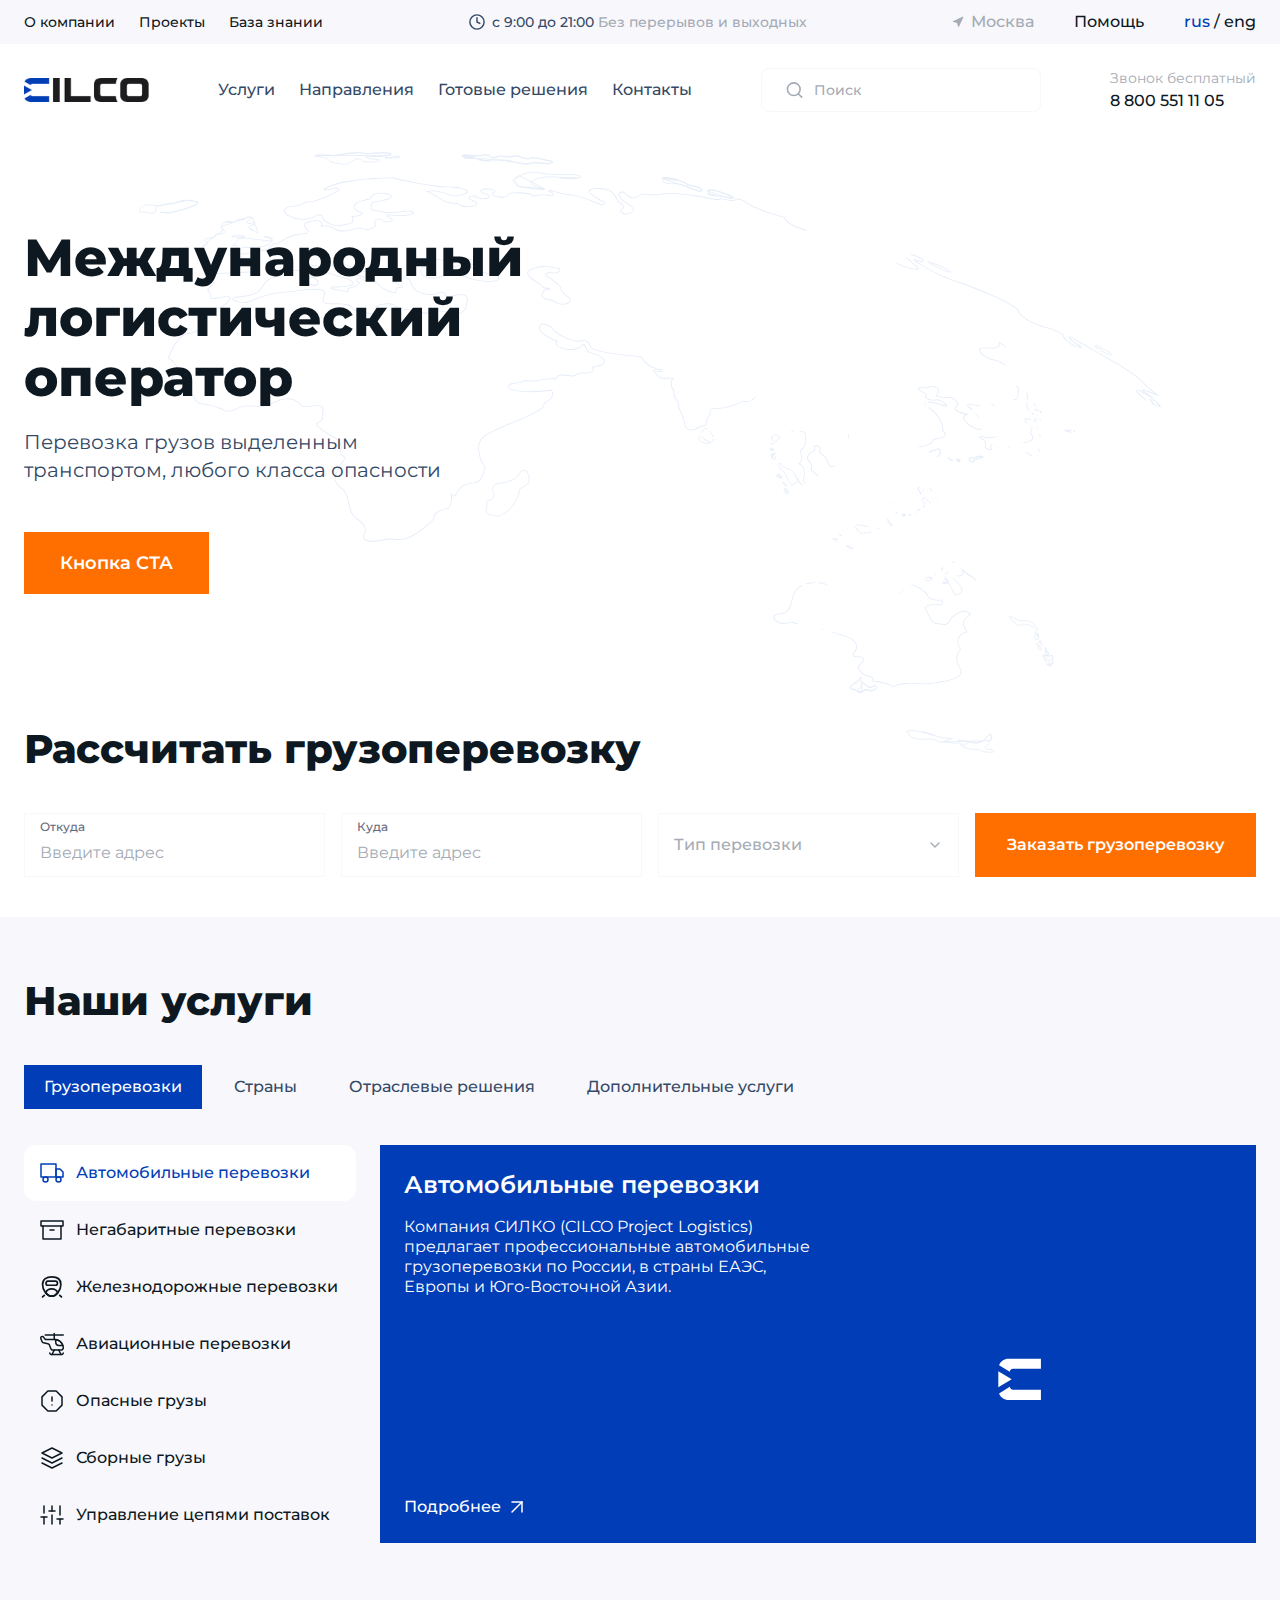
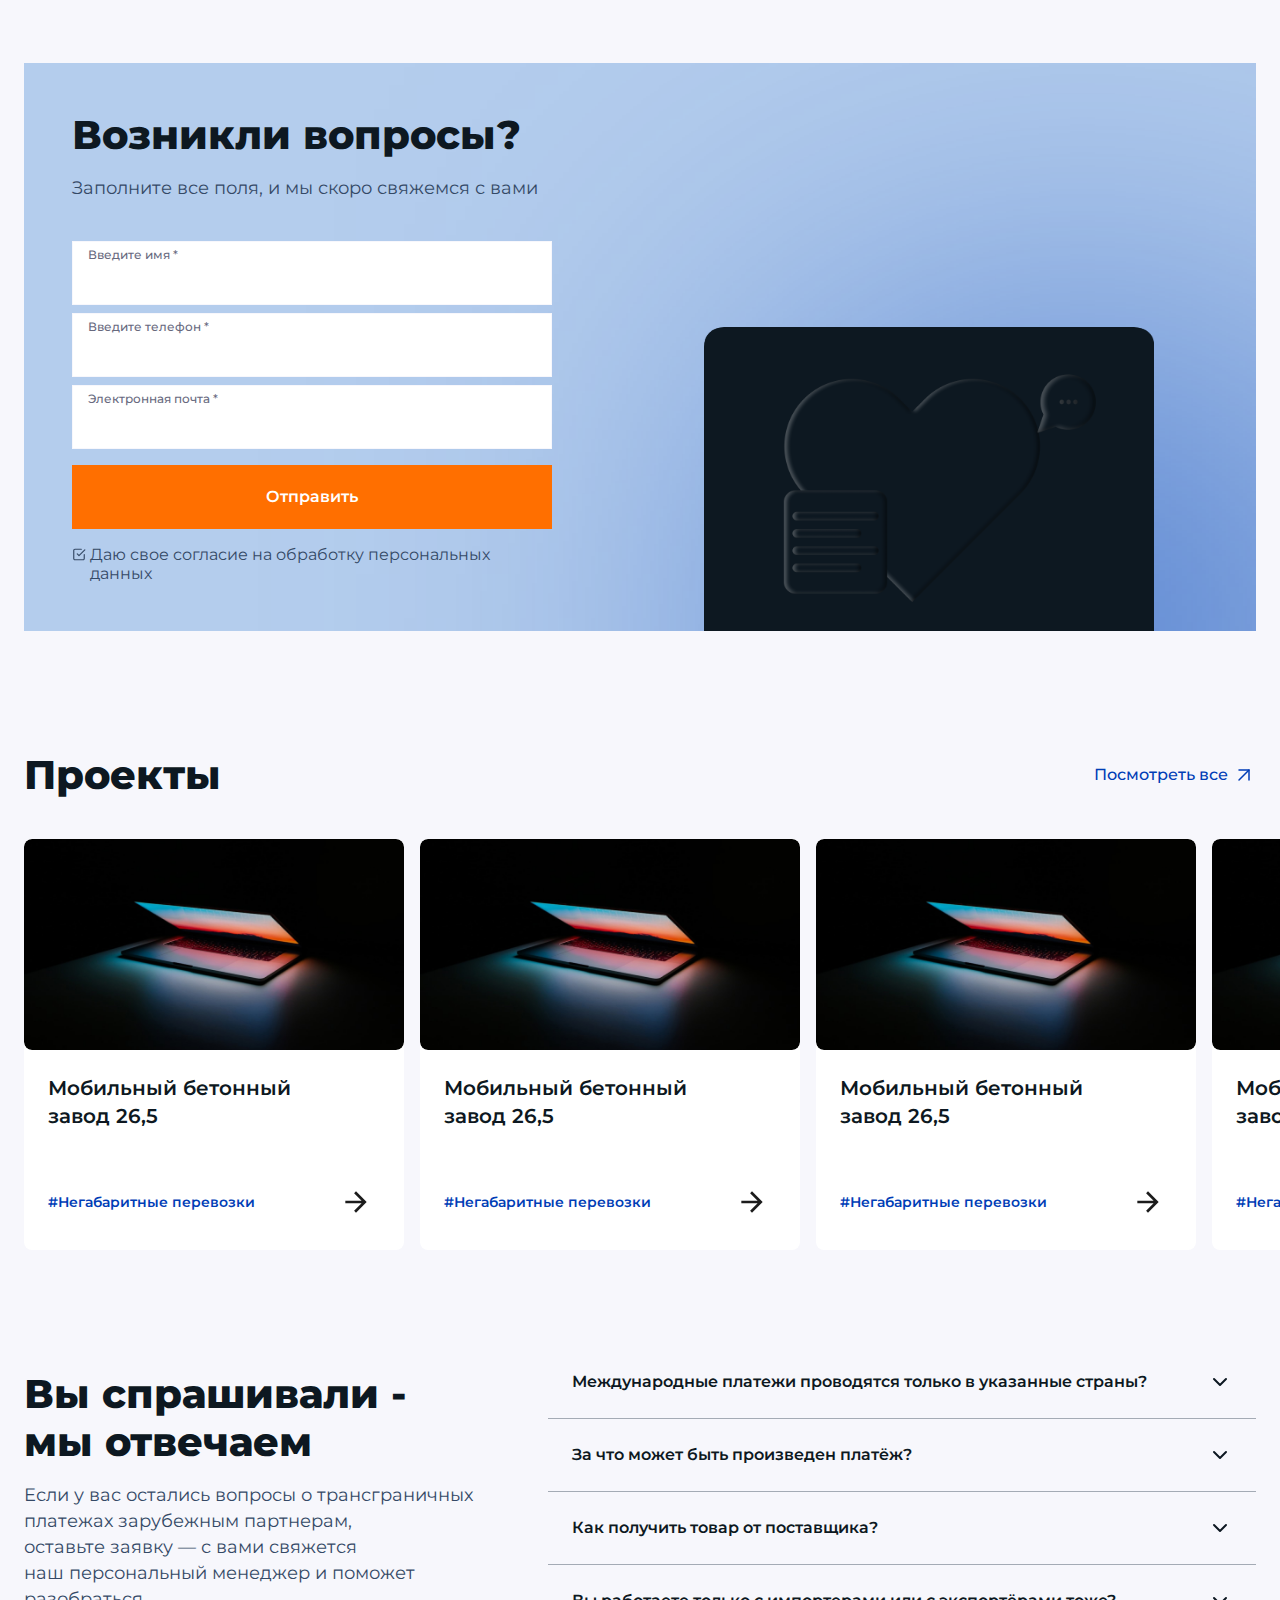
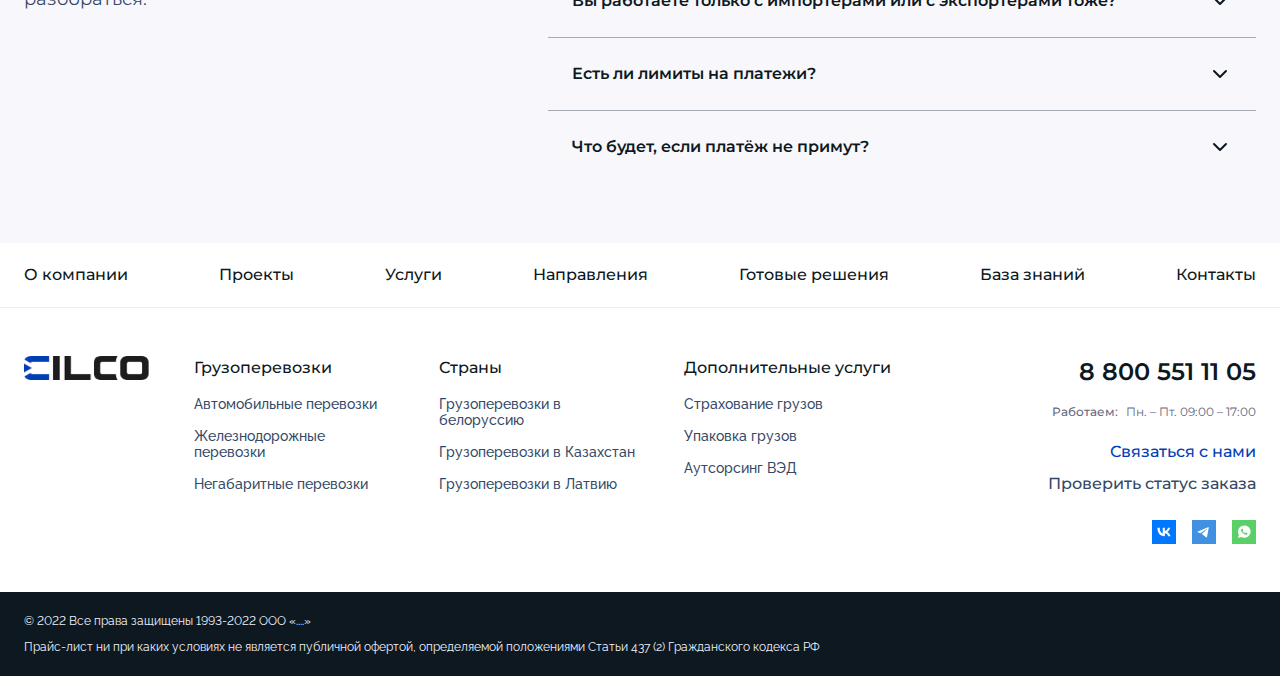
<file: index.html>
<!DOCTYPE html>
<html lang="ru">
	<head>
		<meta http-equiv="Content-Type" content="text/html; charset=utf-8">

		<!-- Adapting the page for mobile devices -->
		<meta name="viewport" content="width=device-width, initial-scale=1, maximum-scale=1">

		<!-- Prohibition of phone number recognition -->
		<meta name="format-detection" content="telephone=no">
		<meta name="SKYPE_TOOLBAR" content ="SKYPE_TOOLBAR_PARSER_COMPATIBLE">

		<!-- Page title -->
		<title>Заголовок страницы</title>

		<!-- Meta description -->
		<meta name="description" content="">

		<!-- Meta Keywords -->
		<meta name="keywords" content="">

		<!-- Changing the color of the mobile browser panel -->
		<meta name="msapplication-TileColor" content="#003EB6">
		<meta name="theme-color" content="#003EB6">

		<!-- Connecting fonts from Google -->
		<link rel="preconnect" href="https://fonts.googleapis.com">
		<link rel="preconnect" href="https://fonts.gstatic.com" crossorigin>
		<link href="https://fonts.googleapis.com/css2?family=Golos+Text:wght@400..900&family=Montserrat:ital,wght@0,100..900;1,100..900&family=Raleway:ital,wght@0,100..900;1,100..900&display=swap" rel="stylesheet">

		<!-- Connecting style files -->
		<link rel="stylesheet" href="css/swiper-bundle.min.css" async>
		<link rel="stylesheet" href="css/swiper.css" async>
		<link rel="stylesheet" href="css/fancybox.css" async>
		<link rel="stylesheet" href="css/styles.css" async>

		<link rel="stylesheet" href="css/response_1439.css" media="print, (max-width: 1439px)" async>
		<link rel="stylesheet" href="css/response_1279.css" media="print, (max-width: 1279px)" async>
		<link rel="stylesheet" href="css/response_1023.css" media="print, (max-width: 1023px)" async>
		<link rel="stylesheet" href="css/response_767.css" media="print, (max-width: 767px)" async>
		<link rel="stylesheet" href="css/response_479.css" media="(max-width: 479px)" async>
	</head>

	<body>
		<div class="wrap">
			<div class="main">
				<header>
					<button class="mob_close_btn"></button>

					<div class="scroll">
						<div class="top">
							<div class="cont row">
								<div class="links">
									<div><a href="/">О компании</a></div>

									<div><a href="/">Проекты</a></div>

									<div><a href="/">База знании</a></div>
								</div>

								<div class="work_time">
									<svg class="icon"><use xlink:href="images/sprite.svg#ic_time"></use></svg>

									<div>с 9:00 до 21:00 <span>Без перерывов и выходных</span></div>
								</div>

								<div class="city">
									<svg class="icon"><use xlink:href="images/sprite.svg#ic_location"></use></svg>

									<span>Москва</span>
								</div>

								<div class="help_link"><a href="/">Помощь</a></div>

								<div class="langs">
									<a class="active">rus</a> / <a href="/">eng</a>
								</div>
							</div>
						</div>


						<div class="data">
							<div class="cont row">
								<div class="logo">
									<img src="images/logo.png" alt="">
								</div>

								<nav class="menu row">
									<div class="menu_item">
										<a href="/" class="sub_link">Услуги</a>

										<div class="sub_menu sub_menu_services">
											<div class="cont">
												<div class="row">
													<div><a href="/">
														<div class="icon">
															<svg><use xlink:href="images/sprite.svg#ic_service1"></use></svg>
														</div>

														<span>Автомобильные перевозки</span>
													</a></div>

													<div><a href="/">
														<div class="icon">
															<svg><use xlink:href="images/sprite.svg#ic_service8"></use></svg>
														</div>

														<span>Проектная логистика</span>
													</a></div>

													<div><a href="/">
														<div class="icon">
															<svg><use xlink:href="images/sprite.svg#ic_service4"></use></svg>
														</div>

														<span>Авиаперевозки</span>
													</a></div>

													<div><a href="/">
														<div class="icon">
															<svg><use xlink:href="images/sprite.svg#ic_service2"></use></svg>
														</div>

														<span>Негабаритные перевозки</span>
													</a></div>

													<div><a href="/">
														<div class="icon">
															<svg><use xlink:href="images/sprite.svg#ic_service9"></use></svg>
														</div>

														<span>Управление цепями поставок</span>
													</a></div>

													<div><a href="/">
														<div class="icon">
															<svg><use xlink:href="images/sprite.svg#ic_service10"></use></svg>
														</div>

														<span>Контейнерные перевозки</span>
													</a></div>

													<div><a href="/">
														<div class="icon">
															<svg><use xlink:href="images/sprite.svg#ic_service11"></use></svg>
														</div>

														<span>Перевозка опасных грузов</span>
													</a></div>

													<div><a href="/">
														<div class="icon">
															<svg><use xlink:href="images/sprite.svg#ic_service3"></use></svg>
														</div>

														<span>Железнодорожные перевозки</span>
													</a></div>

													<div><a href="/">
														<div class="icon">
															<svg><use xlink:href="images/sprite.svg#ic_service6"></use></svg>
														</div>

														<span>Сборные грузы</span>
													</a></div>

													<div><a href="/">
														<div class="icon">
															<svg><use xlink:href="images/sprite.svg#ic_service12"></use></svg>
														</div>

														<span>Перевозка генеральных грузов</span>
													</a></div>

													<div><a href="/">
														<div class="icon">
															<svg><use xlink:href="images/sprite.svg#ic_service13"></use></svg>
														</div>

														<span>Мультимодальные перевозки</span>
													</a></div>

													<div><a href="/">
														<div class="icon">
															<svg><use xlink:href="images/sprite.svg#ic_service14"></use></svg>
														</div>

														<span>Финансовая логистика</span>
													</a></div>
												</div>
											</div>
										</div>
									</div>

									<div class="menu_item">
										<a href="/" class="sub_link">Направления</a>

										<div class="sub_menu sub_menu_directions">
											<div class="cont">
												<div class="row">
													<div class="directions level1">
														<div><a href="/" data-level2="1">
															<div class="icon">
																<svg><use xlink:href="images/sprite.svg#ic_direction1"></use></svg>
															</div>

															<span>По странам</span>

															<svg class="arr"><use xlink:href="images/sprite.svg#ic_arr_hor"></use></svg>
														</a></div>

														<div><a href="/" data-level2="2">
															<div class="icon">
																<svg><use xlink:href="images/sprite.svg#ic_direction2"></use></svg>
															</div>

															<span>По отрасли</span>

															<svg class="arr"><use xlink:href="images/sprite.svg#ic_arr_hor"></use></svg>
														</a></div>

														<div><a href="/" data-level2="3">
															<div class="icon">
																<svg><use xlink:href="images/sprite.svg#ic_direction3"></use></svg>
															</div>

															<span>Труднодоступные регионы</span>

															<svg class="arr"><use xlink:href="images/sprite.svg#ic_arr_hor"></use></svg>
														</a></div>

														<div><a href="/" data-level2="4">
															<div class="icon">
																<svg><use xlink:href="images/sprite.svg#ic_direction4"></use></svg>
															</div>

															<span>Дополнительно</span>

															<svg class="arr"><use xlink:href="images/sprite.svg#ic_arr_hor"></use></svg>
														</a></div>
													</div>


													<div class="level2 level2_1 countries">
														<div class="row">
															<div class="countries_level1">
																<div><a href="/" class="btn" data-level2="1">
																	<div class="icon">
																		<svg><use xlink:href="images/sprite.svg#ic_services_country1"></use></svg>
																	</div>

																	<span>Импортные перевозки</span>

																	<svg class="arr"><use xlink:href="images/sprite.svg#ic_arr_hor"></use></svg>
																</a></div>

																<div><a href="/" class="btn" data-level2="1">
																	<div class="icon">
																		<svg><use xlink:href="images/sprite.svg#ic_services_country2"></use></svg>
																	</div>

																	<span>Экспортные перевозки</span>

																	<svg class="arr"><use xlink:href="images/sprite.svg#ic_arr_hor"></use></svg>
																</a></div>
															</div>


															<div class="countries_level2 countries_level2_1">
																<div><a href="/" class="btn" data-level3="1">
																	<span>Азия</span>

																	<svg class="arr"><use xlink:href="images/sprite.svg#ic_arr_hor"></use></svg>
																</a></div>

																<div><a href="/" class="btn" data-level3="1">
																	<span>Европа</span>

																	<svg class="arr"><use xlink:href="images/sprite.svg#ic_arr_hor"></use></svg>
																</a></div>

																<div><a href="/" class="btn" data-level3="1">
																	<span>Северная Америка</span>

																	<svg class="arr"><use xlink:href="images/sprite.svg#ic_arr_hor"></use></svg>
																</a></div>

																<div><a href="/" class="btn" data-level3="1">
																	<span>Южная Америка</span>

																	<svg class="arr"><use xlink:href="images/sprite.svg#ic_arr_hor"></use></svg>
																</a></div>

																<div><a href="/" class="btn" data-level3="1">
																	<span>Африка</span>

																	<svg class="arr"><use xlink:href="images/sprite.svg#ic_arr_hor"></use></svg>
																</a></div>

																<div><a href="/" class="btn" data-level3="1">
																	<span>Австралия и Океания</span>

																	<svg class="arr"><use xlink:href="images/sprite.svg#ic_arr_hor"></use></svg>
																</a></div>
															</div>


															<div class="countries_level3 countries_level3_1">
																<div><a href="/" class="btn">
																	<span>Австрия</span>
																</a></div>

																<div><a href="/" class="btn">
																	<span>Болгария</span>
																</a></div>

																<div><a href="/" class="btn">
																	<span>Бельгия</span>
																</a></div>

																<div><a href="/" class="btn">
																	<span>Венгрия</span>
																</a></div>

																<div><a href="/" class="btn">
																	<span>Великобритания</span>
																</a></div>

																<div><a href="/" class="btn">
																	<span>Германия</span>
																</a></div>

																<div><a href="/" class="btn">
																	<span>Греция</span>
																</a></div>

																<div><a href="/" class="btn">
																	<span>Дания</span>
																</a></div>

																<div><a href="/" class="btn">
																	<span>Испания</span>
																</a></div>

																<div><a href="/" class="btn">
																	<span>Италия</span>
																</a></div>

																<div><a href="/" class="btn">
																	<span>Литва</span>
																</a></div>

																<div><a href="/" class="btn">
																	<span>Нидерланды</span>
																</a></div>

																<div><a href="/" class="btn">
																	<span>Норвегия</span>
																</a></div>

																<div><a href="/" class="btn">
																	<span>Польша</span>
																</a></div>

																<div><a href="/" class="btn">
																	<span>Португалия</span>
																</a></div>

																<div><a href="/" class="btn">
																	<span>Румыния</span>
																</a></div>

																<div><a href="/" class="btn">
																	<span>Сербия</span>
																</a></div>

																<div><a href="/" class="btn">
																	<span>Словения</span>
																</a></div>

																<div><a href="/" class="btn">
																	<span>Турция</span>
																</a></div>

																<div><a href="/" class="btn">
																	<span>Финляндия</span>
																</a></div>

																<div><a href="/" class="btn">
																	<span>Франция</span>
																</a></div>

																<div><a href="/" class="btn">
																	<span>Чехия</span>
																</a></div>

																<div><a href="/" class="btn">
																	<span>Швейцария</span>
																</a></div>

																<div><a href="/" class="btn">
																	<span>Швеция</span>
																</a></div>
															</div>
														</div>
													</div>


													<div class="level2 level2_2 industry">
														<div><a href="/">
															<div class="icon">
																<svg><use xlink:href="images/sprite.svg#ic_services_industry1"></use></svg>
															</div>

															<span>Сельское хозяйство</span>
														</a></div>

														<div><a href="/">
															<div class="icon">
																<svg><use xlink:href="images/sprite.svg#ic_services_industry2"></use></svg>
															</div>

															<span>Химическая промышленность</span>
														</a></div>

														<div><a href="/">
															<div class="icon">
																<svg><use xlink:href="images/sprite.svg#ic_services_industry3"></use></svg>
															</div>

															<span>Машиностроение</span>
														</a></div>

														<div><a href="/">
															<div class="icon">
																<svg><use xlink:href="images/sprite.svg#ic_services_industry4"></use></svg>
															</div>

															<span>Добыча полезных ископаемых</span>
														</a></div>

														<div><a href="/">
															<div class="icon">
																<svg><use xlink:href="images/sprite.svg#ic_services_industry5"></use></svg>
															</div>

															<span>Энергетика</span>
														</a></div>

														<div><a href="/">
															<div class="icon">
																<svg><use xlink:href="images/sprite.svg#ic_services_industry6"></use></svg>
															</div>

															<span>Медицина</span>
														</a></div>

														<div><a href="/">
															<div class="icon">
																<svg><use xlink:href="images/sprite.svg#ic_services_industry7"></use></svg>
															</div>

															<span>Пищевая промышленность</span>
														</a></div>
													</div>


													<div class="level2 level2_3 regions">
														<div><a href="/">Норильск</a></div>

														<div><a href="/">Нерюнгри</a></div>

														<div><a href="/">Певек</a></div>

														<div><a href="/">Мирный</a></div>

														<div><a href="/">Усинск</a></div>

														<div><a href="/">Нарьян-Мар</a></div>

														<div><a href="/">Калининград</a></div>

														<div><a href="/">Магадан</a></div>

														<div><a href="/">Южно-Сахалинск</a></div>

														<div><a href="/">Камчатка</a></div>

														<div><a href="/">Бодайбо</a></div>

														<div><a href="/">Анадырь</a></div>

														<div><a href="/">Воркута</a></div>

														<div><a href="/">Комсомольск-на-Амуре</a></div>
													</div>


													<div class="level2 level2_4 additional">
														<div><a href="/">
															<div class="icon">
																<svg><use xlink:href="images/sprite.svg#ic_services_additional1"></use></svg>
															</div>

															<span>Таможенное оформление</span>
														</a></div>

														<div><a href="/">
															<div class="icon">
																<svg><use xlink:href="images/sprite.svg#ic_services_additional2"></use></svg>
															</div>

															<span>Поиск и подбор поставщиков</span>
														</a></div>

														<div><a href="/">
															<div class="icon">
																<svg><use xlink:href="images/sprite.svg#ic_services_additional3"></use></svg>
															</div>

															<span>Юр. сопровождение ВЭД</span>
														</a></div>

														<div><a href="/">
															<div class="icon">
																<svg><use xlink:href="images/sprite.svg#ic_services_additional4"></use></svg>
															</div>

															<span>Ответственное хранение</span>
														</a></div>

														<div><a href="/">
															<div class="icon">
																<svg><use xlink:href="images/sprite.svg#ic_services_additional5"></use></svg>
															</div>

															<span>Страхование грузов</span>
														</a></div>

														<div><a href="/">
															<div class="icon">
																<svg><use xlink:href="images/sprite.svg#ic_services_additional6"></use></svg>
															</div>

															<span>Сертификация</span>
														</a></div>

														<div><a href="/">
															<div class="icon">
																<svg><use xlink:href="images/sprite.svg#ic_services_additional7"></use></svg>
															</div>

															<span>Маркировка груза</span>
														</a></div>
													</div>
												</div>
											</div>
										</div>
									</div>

									<div class="menu_item">
										<a href="/" class="sub_link">Готовые решения</a>

										<div class="sub_menu sub_menu_solutions">
											<div class="cont">
												<div class="row">
													<div><a href="/">
														<div class="icon">
															<svg><use xlink:href="images/sprite.svg#ic_solution1"></use></svg>
														</div>

														<span>Перевозка спецтехники</span>
													</a></div>

													<div><a href="/">
														<div class="icon">
															<svg><use xlink:href="images/sprite.svg#ic_solution2"></use></svg>
														</div>

														<span>Перевозка наливной химии</span>
													</a></div>

													<div><a href="/">
														<div class="icon">
															<svg><use xlink:href="images/sprite.svg#ic_solution3"></use></svg>
														</div>

														<span>Перевозка мобальных заводов</span>
													</a></div>

													<div><a href="/">
														<div class="icon">
															<svg><use xlink:href="images/sprite.svg#ic_solution4"></use></svg>
														</div>

														<span>Перевозка пищевого оборудования</span>
													</a></div>

													<div><a href="/">
														<div class="icon">
															<svg><use xlink:href="images/sprite.svg#ic_solution5"></use></svg>
														</div>

														<span>Перевозка пиротехники</span>
													</a></div>

													<div><a href="/">
														<div class="icon">
															<svg><use xlink:href="images/sprite.svg#ic_solution6"></use></svg>
														</div>

														<span>Перевозка медицинской техники</span>
													</a></div>

													<div><a href="/">
														<div class="icon">
															<svg><use xlink:href="images/sprite.svg#ic_solution7"></use></svg>
														</div>

														<span>Перевозка производственных линий</span>
													</a></div>

													<div><a href="/">
														<div class="icon">
															<svg><use xlink:href="images/sprite.svg#ic_solution8"></use></svg>
														</div>

														<span>Перевозка подъемного оборудования</span>
													</a></div>
												</div>
											</div>
										</div>
									</div>

									<!-- <div class="menu_item">
										<a href="/">Маршруты</a>
									</div> -->

									<div class="menu_item">
										<a href="/">Контакты</a>
									</div>
								</nav>

								<form action="" class="search">
									<svg class="icon"><use xlink:href="images/sprite.svg#ic_search"></use></svg>

									<input type="text" name="" value="" class="input" placeholder="Поиск">
								</form>

								<div class="phone">
									<div>Звонок бесплатный</div>

									<div><a href="te:8 800 551 11 05">8 800 551 11 05</a></div>
								</div>
							</div>
						</div>
					</div>
				</header>


				<section class="mob_header">
					<div class="cont row">
						<div class="logo">
							<img src="images/logo.png" alt="">
						</div>

						<div class="phone">
							<div>Звонок бесплатный</div>

							<div><a href="te:8 800 551 11 05">8 800 551 11 05</a></div>
						</div>

						<button class="mob_menu_btn">
							<span></span>
						</button>
					</div>
				</section>


				<section class="first_section">
					<div class="cont row">
						<div class="data">
							<div class="title">Международный логистический оператор</div>

							<div class="desc">Перевозка грузов выделенным транспортом, любого класса опасности</div>

							<div class="link">
								<a href="/">Кнопка СТА</a>
							</div>
						</div>

						<div class="image">
							<img src="images/first_section_img_logos.svg" alt="" loading="lazy" class="logos">

							<svg viewBox="0 0 585 528" fill="none" xmlns="http://www.w3.org/2000/svg">
								<path d="M292.1 359L322.6 376.6V425.2L337.5 433.8V385.1L368 402.7V451.4L388.1 463V382.4L181.4 263V317.6" fill="white"/>
								<path d="M292.1 359L322.6 376.6V425.2L337.5 433.8V385.1L368 402.7V451.4L388.1 463V382.4L181.4 263V317.6" stroke="#003DB6" stroke-width="0.75" stroke-miterlimit="10" stroke-linecap="round" stroke-linejoin="round"/>
								<path d="M176.7 493.2L185.7 498.4V455.5L154.3 437.4V442.7" fill="white"/>
								<path d="M176.7 493.2L185.7 498.4V455.5L154.3 437.4V442.7" stroke="#003DB6" stroke-width="0.75" stroke-miterlimit="10" stroke-linecap="round" stroke-linejoin="round"/>
								<path d="M149.6 455.9L158 460.5L155.8 464.8L159.7 467C159.7 467 165.7 457.7 168.3 456.2L148.9 445.1C146.3 446.6 140.3 455.9 140.3 455.9L144.6 458.4" fill="white"/>
								<path d="M149.6 455.9L158 460.5L155.8 464.8L159.7 467C159.7 467 165.7 457.7 168.3 456.2L148.9 445.1C146.3 446.6 140.3 455.9 140.3 455.9L144.6 458.4" stroke="#003DB6" stroke-width="0.75" stroke-miterlimit="10" stroke-linecap="round" stroke-linejoin="round"/>
								<path d="M150.1 526.3L157.6 522C157.6 522 159.2 521.2 159.5 519.4C159.8 517.7 161 510.1 165.9 507.3C169.3 505.3 176.7 501.1 176.7 501.1V461.5" fill="white"/>
								<path d="M150.1 526.3L157.6 522C157.6 522 159.2 521.2 159.5 519.4C159.8 517.7 161 510.1 165.9 507.3C169.3 505.3 176.7 501.1 176.7 501.1V461.5" stroke="#003DB6" stroke-width="0.75" stroke-miterlimit="10" stroke-linecap="round" stroke-linejoin="round"/>
								<path d="M145.4 448.6C140.1 451.7 131.6 456.6 130.6 457.2L145.4 448.6Z" fill="white"/>
								<path d="M145.4 448.6C140.1 451.7 131.6 456.6 130.6 457.2" stroke="#003DB6" stroke-width="0.75" stroke-miterlimit="10" stroke-linecap="round" stroke-linejoin="round"/>
								<path d="M157.2 472.7C157.3 472.6 157.3 472.7 157.2 472.7C158.9 471.7 176.6 461.5 176.6 461.5L173 459.4" fill="white"/>
								<path d="M157.2 472.7C157.3 472.6 157.3 472.7 157.2 472.7ZM157.2 472.7C158.9 471.7 176.6 461.5 176.6 461.5L173 459.4" stroke="#003DB6" stroke-width="0.75" stroke-miterlimit="10" stroke-linecap="round" stroke-linejoin="round"/>
								<path d="M173 453.5L153.6 442.4L148.7 445.2L168.1 456.3L173 453.5Z" fill="white" stroke="#003DB6" stroke-width="0.75" stroke-miterlimit="10" stroke-linecap="round" stroke-linejoin="round"/>
								<path d="M174.1 456.9C174.1 454.7 173 453.5 173 453.5C173 453.5 170.7 454.8 168.1 456.3C165.5 457.8 159.5 467.1 159.5 467.1L172.9 459.3V457.7L174.1 456.9Z" stroke="#003DB6" stroke-width="0.75" stroke-miterlimit="10" stroke-linecap="round" stroke-linejoin="round"/>
								<path d="M149.6 455.9L144.6 458.4C145.8 456.6 147.3 454.6 147.3 454.6L149.6 455.9Z" stroke="#003DB6" stroke-width="0.75" stroke-miterlimit="10" stroke-linecap="round" stroke-linejoin="round"/>
								<path d="M123.3 507.5C123.3 509 123.3 510.9 123.3 510.9L130.4 515L130.9 513.9L142.4 520.5L142.9 522.2L150.1 526.3C150.1 526.3 150.1 507.4 150.1 502.9C150.1 496.8 153.4 475.1 157.3 472.7L130.6 457.3C130.1 457.6 129.6 458.2 129.2 459C126 464.8 123.4 482.2 123.4 487.5C123.4 490 123.4 496 123.4 501.7" fill="white"/>
								<path d="M123.3 507.5C123.3 509 123.3 510.9 123.3 510.9L130.4 515L130.9 513.9L142.4 520.5L142.9 522.2L150.1 526.3C150.1 526.3 150.1 507.4 150.1 502.9C150.1 496.8 153.4 475.1 157.3 472.7L130.6 457.3C130.1 457.6 129.6 458.2 129.2 459C126 464.8 123.4 482.2 123.4 487.5C123.4 490 123.4 496 123.4 501.7" stroke="#003DB6" stroke-width="0.75" stroke-miterlimit="10" stroke-linecap="round" stroke-linejoin="round"/>
								<path d="M128.9 467.4C128.9 467.4 126 478.4 126 483.8L126.5 484.2C126.5 484.2 128.8 486.6 135.6 490.5C142.4 494.4 147.6 496.4 147.6 496.4L148.3 496.5C148.3 496.5 149.3 488 151 481C151.1 480.8 151.1 480.5 151.2 480.3L128.9 467.4Z" stroke="#003DB6" stroke-width="0.75" stroke-miterlimit="10" stroke-linecap="round" stroke-linejoin="round"/>
								<path d="M129.3 510.5L143.7 518.8" stroke="#003DB6" stroke-width="0.75" stroke-miterlimit="10" stroke-linecap="round" stroke-linejoin="round"/>
								<path d="M150.1 517.1V514.9L123.3 499.5V501.6" stroke="#003DB6" stroke-width="0.75" stroke-miterlimit="10" stroke-linecap="round" stroke-linejoin="round"/>
								<path d="M158.1 476.3C159.5 475.5 171.1 468.6 171.1 468.6V498C171.1 498 167.6 500.1 164.7 501.8C160.5 504.2 158.4 511.3 158.1 512.8C157.8 514.3 156.5 515 156.5 515L152.1 517.4C152.1 517.4 152 506.2 152 502.3C151.9 497 154.8 478.2 158.1 476.3Z" fill="white" stroke="#003DB6" stroke-width="0.75" stroke-miterlimit="10" stroke-linecap="round" stroke-linejoin="round"/>
								<path d="M168 473.9L158.9 479.3C158.3 479.7 157.4 481 157.2 481.6L154.8 491.2C154.8 491.7 155.1 492 155.5 492C155.5 492 155.6 492 155.7 491.9C155.8 491.9 155.9 491.9 156 491.8L159.1 490C159.4 489.8 159.7 489.5 159.9 489.1L161.2 486.6C161.4 486.2 161.7 485.9 162 485.7L167.9 482.3C168 482.3 168 482.2 168.1 482.1C168.6 481.7 169 481 169 480.3V475V474.5C169.1 473.8 168.6 473.5 168 473.9Z" stroke="#003DB6" stroke-width="0.75" stroke-miterlimit="10" stroke-linecap="round" stroke-linejoin="round"/>
								<path d="M150.4 521.2L143.7 517.3V519.3L150.4 523.2L152 522.3V520.3L150.4 521.2Z" stroke="#003DB6" stroke-width="0.75" stroke-miterlimit="10" stroke-linecap="round" stroke-linejoin="round"/>
								<path d="M151.3 516.4L150.1 517.1L144.1 513.6L143.7 513.8V517.3L150.4 521.2L152 520.3V516.9L151.3 516.4Z" stroke="#003DB6" stroke-width="0.75" stroke-miterlimit="10" stroke-linecap="round" stroke-linejoin="round"/>
								<path d="M128.9 508.8L122.2 504.9V506.9L128.9 510.7V508.8Z" stroke="#003DB6" stroke-width="0.75" stroke-miterlimit="10" stroke-linecap="round" stroke-linejoin="round"/>
								<path d="M129.3 510.5V505.1L123.3 501.6V500.8L122.2 501.4V504.9L128.9 508.8V510.7L129.3 510.5Z" stroke="#003DB6" stroke-width="0.75" stroke-miterlimit="10" stroke-linecap="round" stroke-linejoin="round"/>
								<path d="M168.8 505.8C169.7 505.8 170.5 506 171.2 506.5L175.8 509.1" stroke="#003DB6" stroke-width="0.75" stroke-miterlimit="10" stroke-linecap="round" stroke-linejoin="round"/>
								<path d="M165.4 526.4C165.4 526.4 162.1 524.5 160.8 523.8C159.9 523.3 159.3 522.4 158.9 521.2" stroke="#003DB6" stroke-width="0.75" stroke-miterlimit="10" stroke-linecap="round" stroke-linejoin="round"/>
								<path d="M174.6 515.3C174.6 518 172.7 521.3 170.4 522.7C168.1 524.1 166.2 523 166.2 520.2C166.2 517.5 168.1 514.2 170.4 512.8C172.7 511.5 174.6 512.6 174.6 515.3Z" stroke="#003DB6" stroke-width="0.75" stroke-miterlimit="10" stroke-linecap="round" stroke-linejoin="round"/>
								<path d="M173.2 512.5C173.6 513 173.6 513.5 173.6 514.4C173.6 517.1 171.7 520.4 169.4 521.8C168.4 522.4 167.4 522.5 166.7 522.2" stroke="#003DB6" stroke-width="0.75" stroke-miterlimit="10" stroke-linecap="round" stroke-linejoin="round"/>
								<path d="M170.4 509.5C166.5 511.8 163.3 517.3 163.3 521.9C163.3 526.4 166.5 528.3 170.4 526C174.3 523.7 177.5 518.2 177.5 513.6C177.5 509 174.3 507.2 170.4 509.5Z" stroke="#003DB6" stroke-width="0.75" stroke-miterlimit="10" stroke-linecap="round" stroke-linejoin="round"/>
								<path d="M170.7 516C170.7 516.9 170.1 517.9 169.3 518.4C168.5 518.8 167.9 518.5 167.9 517.6C167.9 516.7 168.5 515.7 169.3 515.2C170.1 514.7 170.7 515.2 170.7 516Z" stroke="#003DB6" stroke-width="0.75" stroke-miterlimit="10" stroke-linecap="round" stroke-linejoin="round"/>
								<path d="M290.1 358.9L321.6 377.1L185.8 455.5L154.3 437.4L290.1 358.9Z" fill="white" stroke="#003DB6" stroke-width="0.75" stroke-miterlimit="10" stroke-linecap="round" stroke-linejoin="round"/>
								<path d="M185.7 498.4L321.6 420V377.1L185.7 455.5V498.4Z" fill="white" stroke="#003DB6" stroke-width="0.75" stroke-miterlimit="10" stroke-linecap="round" stroke-linejoin="round"/>
								<path d="M189.3 457.6L318.1 383.2V418L189.3 492.3V457.6Z" fill="white" stroke="#003DB6" stroke-width="0.75" stroke-miterlimit="10" stroke-linecap="round" stroke-linejoin="round"/>
								<path d="M176.9 505.4C176.9 505.4 180 506.7 180 514.7C180 514.7 197.6 504.6 198.4 504.1C199.2 503.6 200 502.6 200 501.1C200 499.6 200 494.4 200 494.4C200 494.4 199.9 492.6 198.5 493.4C197.1 494.2 179.1 504.9 179.1 504.9C179.1 504.9 177.5 503.8 176.9 505.4Z" fill="white" stroke="#003DB6" stroke-width="0.75" stroke-miterlimit="10" stroke-linecap="round" stroke-linejoin="round"/>
								<path d="M197.1 491.9C197.1 491.9 199.9 493.6 199.5 493.3" stroke="#003DB6" stroke-width="0.75" stroke-miterlimit="10" stroke-linecap="round" stroke-linejoin="round"/>
								<path d="M173 503.2L176.9 505.4C176.9 505.4 180 506.7 180 514.7L177.5 513.3" stroke="#003DB6" stroke-width="0.75" stroke-miterlimit="10" stroke-linecap="round" stroke-linejoin="round"/>
								<path d="M243.9 464.9V465.7L232.3 472.4M228.6 473.6V474.4L224 477V486.6L225.8 487.5L251.7 472.5V462.9L249.9 462L247.4 463.5M243.9 469.5V473.5L232 480.4M228.6 478.2V482.3L227.8 482.7M248.9 466.5V470.6L247.2 471.6" fill="white"/>
								<path d="M243.9 464.9V465.7L232.3 472.4M228.6 473.6V474.4L224 477V486.6L225.8 487.5L251.7 472.5V462.9L249.9 462L247.4 463.5M243.9 469.5V473.5L232 480.4M228.6 478.2V482.3L227.8 482.7M248.9 466.5V470.6L247.2 471.6" stroke="#003DB6" stroke-width="0.75" stroke-miterlimit="10" stroke-linecap="round" stroke-linejoin="round"/>
								<path d="M306.5 429.1L258.2 457C257.6 457.6 254.5 461.5 253.5 467.9L254.4 467.6C255.3 461.9 258.1 458.4 258.6 457.8L306.1 430.4C306.6 430.4 309.4 430.7 310.3 435.4L311.2 434.7C310.2 429.3 307 429.1 306.5 429.1Z" stroke="#003DB6" stroke-width="0.75" stroke-miterlimit="10" stroke-linecap="round" stroke-linejoin="round"/>
								<path d="M306.9 428.5L308.5 429.7C307.6 429.1 306.8 429.1 306.5 429.1L258.2 457C257.6 457.6 254.5 461.5 253.5 467.9L252 467" stroke="#003DB6" stroke-width="0.75" stroke-miterlimit="10" stroke-linecap="round" stroke-linejoin="round"/>
								<path d="M224.1 483.1L217.1 487.1C216.9 484.9 215.5 483 213.5 482.9" stroke="#003DB6" stroke-width="0.75" stroke-miterlimit="10" stroke-linecap="round" stroke-linejoin="round"/>
								<path d="M243.9 471.5L232.3 478.2" stroke="#003DB6" stroke-width="0.75" stroke-miterlimit="10" stroke-linecap="round" stroke-linejoin="round"/>
								<path d="M248.7 468.7L247.3 469.6" stroke="#003DB6" stroke-width="0.75" stroke-miterlimit="10" stroke-linecap="round" stroke-linejoin="round"/>
								<path d="M251.9 460.2L251.1 462.5" stroke="#003DB6" stroke-width="0.75" stroke-miterlimit="10" stroke-linecap="round" stroke-linejoin="round"/>
								<path d="M211.3 483.7L217 487C216.8 484.8 215.4 482.9 213.4 482.8" stroke="#003DB6" stroke-width="0.75" stroke-miterlimit="10" stroke-linecap="round" stroke-linejoin="round"/>
								<path d="M245.7 463.8V466.6L231.9 474.5V471.7M230.5 472.6V475.4L225.9 478V487.6L251.8 472.6V463L247.2 465.6V462.8M245.7 468.3V474.4L231.9 482.3V476.2L245.7 468.3ZM227.9 478.6L230.5 477.1V483.2L227.9 484.7V478.6ZM250.8 471.5L247.3 473.5V467.4L250.8 465.4V471.5Z" fill="white"/>
								<path d="M245.7 463.8V466.6L231.9 474.5V471.7M230.5 472.6V475.4L225.9 478V487.6L251.8 472.6V463L247.2 465.6V462.8M245.7 468.3V474.4L231.9 482.3V476.2L245.7 468.3ZM227.9 478.6L230.5 477.1V483.2L227.9 484.7V478.6ZM250.8 471.5L247.3 473.5V467.4L250.8 465.4V471.5Z" stroke="#003DB6" stroke-width="0.75" stroke-miterlimit="10" stroke-linecap="round" stroke-linejoin="round"/>
								<path d="M209.1 487.2C205.2 489.5 202 495 202 499.6C202 504.1 205.2 506 209.1 503.7C213 501.4 216.2 495.9 216.2 491.3C216.2 486.7 213 484.9 209.1 487.2Z" fill="white" stroke="#003DB6" stroke-width="0.75" stroke-miterlimit="10" stroke-linecap="round" stroke-linejoin="round"/>
								<path d="M210.1 484.4L214.4 486.8" stroke="#003DB6" stroke-width="0.75" stroke-miterlimit="10" stroke-linecap="round" stroke-linejoin="round"/>
								<path d="M204.1 504.1C204.1 504.1 201.3 502.4 200 501.7" stroke="#003DB6" stroke-width="0.75" stroke-miterlimit="10" stroke-linecap="round" stroke-linejoin="round"/>
								<path d="M213.3 493C213.3 495.7 211.4 499 209.1 500.4C206.8 501.8 204.9 500.7 204.9 497.9C204.9 495.1 206.8 491.9 209.1 490.5C211.4 489.2 213.3 490.2 213.3 493Z" stroke="#003DB6" stroke-width="0.75" stroke-miterlimit="10" stroke-linecap="round" stroke-linejoin="round"/>
								<path d="M211.9 490.3C212.1 490.8 212.3 491.4 212.3 492.1C212.3 494.8 210.4 498.1 208.1 499.5C207.1 500.1 206.2 500.2 205.5 500" stroke="#003DB6" stroke-width="0.75" stroke-miterlimit="10" stroke-linecap="round" stroke-linejoin="round"/>
								<path d="M209.4 493.7C209.4 494.6 208.8 495.6 208 496.1C207.2 496.5 206.6 496.2 206.6 495.3C206.6 494.4 207.2 493.4 208 492.9C208.8 492.5 209.4 492.9 209.4 493.7Z" stroke="#003DB6" stroke-width="0.75" stroke-miterlimit="10" stroke-linecap="round" stroke-linejoin="round"/>
								<path d="M266.5 453.1L269.6 454.9" stroke="#003DB6" stroke-width="0.75" stroke-miterlimit="10" stroke-linecap="round" stroke-linejoin="round"/>
								<path d="M259.2 472.2C259.2 472.2 255.9 470.3 254.6 469.6C253.9 469.2 253.3 468.6 253 467.7" stroke="#003DB6" stroke-width="0.75" stroke-miterlimit="10" stroke-linecap="round" stroke-linejoin="round"/>
								<path d="M268.5 461C268.5 463.7 266.6 467 264.3 468.4C262 469.8 260.1 468.7 260.1 465.9C260.1 463.1 262 459.9 264.3 458.5C266.6 457.2 268.5 458.3 268.5 461Z" stroke="#003DB6" stroke-width="0.75" stroke-miterlimit="10" stroke-linecap="round" stroke-linejoin="round"/>
								<path d="M267.1 458.3C267.3 458.8 267.5 459.4 267.5 460.1C267.5 462.8 265.6 466.1 263.3 467.5C262.3 468.1 261.4 468.2 260.7 468" stroke="#003DB6" stroke-width="0.75" stroke-miterlimit="10" stroke-linecap="round" stroke-linejoin="round"/>
								<path d="M264.3 455.2C260.4 457.5 257.2 463 257.2 467.6C257.2 472.1 260.4 474 264.3 471.7C268.2 469.4 271.4 463.9 271.4 459.3C271.4 454.8 268.2 452.9 264.3 455.2Z" stroke="#003DB6" stroke-width="0.75" stroke-miterlimit="10" stroke-linecap="round" stroke-linejoin="round"/>
								<path d="M264.6 461.8C264.6 462.7 264 463.7 263.2 464.2C262.4 464.6 261.8 464.3 261.8 463.4C261.8 462.5 262.4 461.5 263.2 461C263.9 460.6 264.6 460.9 264.6 461.8Z" stroke="#003DB6" stroke-width="0.75" stroke-miterlimit="10" stroke-linecap="round" stroke-linejoin="round"/>
								<path d="M284.5 443L287.4 444.7" stroke="#003DB6" stroke-width="0.75" stroke-miterlimit="10" stroke-linecap="round" stroke-linejoin="round"/>
								<path d="M282.1 445.1C278.2 447.4 275 452.9 275 457.5C275 462 278.2 463.9 282.1 461.6C286 459.3 289.2 453.8 289.2 449.2C289.3 444.6 286.1 442.8 282.1 445.1Z" fill="white" stroke="#003DB6" stroke-width="0.75" stroke-miterlimit="10" stroke-linecap="round" stroke-linejoin="round"/>
								<path d="M270.4 455.5C270.4 455.3 270.4 455 270.4 454.7C270.4 453.3 270.7 451.9 271.2 450.5" stroke="#003DB6" stroke-width="0.75" stroke-miterlimit="10" stroke-linecap="round" stroke-linejoin="round"/>
								<path d="M277.1 462C277.1 462 273.8 460.1 272.5 459.4C272.2 459.2 271.9 459 271.7 458.8" stroke="#003DB6" stroke-width="0.75" stroke-miterlimit="10" stroke-linecap="round" stroke-linejoin="round"/>
								<path d="M286.4 450.9C286.4 453.6 284.5 456.9 282.2 458.3C279.9 459.7 278 458.6 278 455.8C278 453 279.9 449.8 282.2 448.4C284.5 447.1 286.4 448.2 286.4 450.9Z" stroke="#003DB6" stroke-width="0.75" stroke-miterlimit="10" stroke-linecap="round" stroke-linejoin="round"/>
								<path d="M284.9 448.2C285.1 448.7 285.3 449.3 285.3 450C285.3 452.7 283.4 456 281.1 457.4C280.1 458 279.2 458.1 278.5 457.9" stroke="#003DB6" stroke-width="0.75" stroke-miterlimit="10" stroke-linecap="round" stroke-linejoin="round"/>
								<path d="M282.4 451.6C282.4 452.5 281.8 453.5 281 454C280.2 454.4 279.6 454.1 279.6 453.2C279.6 452.3 280.2 451.3 281 450.8C281.8 450.4 282.4 450.8 282.4 451.6Z" stroke="#003DB6" stroke-width="0.75" stroke-miterlimit="10" stroke-linecap="round" stroke-linejoin="round"/>
								<path d="M302.3 432.7L305.3 434.5" stroke="#003DB6" stroke-width="0.75" stroke-miterlimit="10" stroke-linecap="round" stroke-linejoin="round"/>
								<path d="M300 434.8C296.1 437.1 292.9 442.6 292.9 447.2C292.9 451.7 296.1 453.6 300 451.3C303.9 449 307.1 443.5 307.1 438.9C307.1 434.4 303.9 432.5 300 434.8Z" fill="white" stroke="#003DB6" stroke-width="0.75" stroke-miterlimit="10" stroke-linecap="round" stroke-linejoin="round"/>
								<path d="M288.3 445.5C288.3 445.2 288.2 444.9 288.2 444.5C288.2 443.2 288.5 441.8 289 440.4" stroke="#003DB6" stroke-width="0.75" stroke-miterlimit="10" stroke-linecap="round" stroke-linejoin="round"/>
								<path d="M295 451.8C295 451.8 291.7 449.9 290.4 449.2C290.1 449 289.8 448.8 289.6 448.6" stroke="#003DB6" stroke-width="0.75" stroke-miterlimit="10" stroke-linecap="round" stroke-linejoin="round"/>
								<path d="M304.2 440.6C304.2 443.3 302.3 446.6 300 448C297.7 449.4 295.8 448.3 295.8 445.5C295.8 442.8 297.7 439.5 300 438.1C302.3 436.8 304.2 437.9 304.2 440.6Z" stroke="#003DB6" stroke-width="0.75" stroke-miterlimit="10" stroke-linecap="round" stroke-linejoin="round"/>
								<path d="M302.8 437.9C303 438.4 303.2 439 303.2 439.7C303.2 442.4 301.3 445.7 299 447.1C298 447.7 297.1 447.8 296.4 447.6" stroke="#003DB6" stroke-width="0.75" stroke-miterlimit="10" stroke-linecap="round" stroke-linejoin="round"/>
								<path d="M300.3 441.3C300.3 442.2 299.7 443.2 298.9 443.7C298.1 444.1 297.5 443.8 297.5 442.9C297.5 442 298.1 441 298.9 440.5C299.7 440.1 300.3 440.5 300.3 441.3Z" stroke="#003DB6" stroke-width="0.75" stroke-miterlimit="10" stroke-linecap="round" stroke-linejoin="round"/>
								<path d="M60 474.2L67.5 469.9C67.5 469.9 69.1 469.1 69.4 467.3C69.7 465.6 70.9 458 75.8 455.2C79.2 453.2 86.6 449 86.6 449V409.4" stroke="#003DB6" stroke-width="0.75" stroke-miterlimit="10" stroke-linecap="round" stroke-linejoin="round"/>
								<path d="M55.3 396.6C50 399.7 41.5 404.6 40.5 405.2" stroke="#003DB6" stroke-width="0.75" stroke-miterlimit="10" stroke-linecap="round" stroke-linejoin="round"/>
								<path d="M67.2 420.6C68.9 419.6 86.5999 409.4 86.5999 409.4L82.9999 407.3" stroke="#003DB6" stroke-width="0.75" stroke-miterlimit="10" stroke-linecap="round" stroke-linejoin="round"/>
								<path d="M82.9999 401.4L63.5999 390.3L58.7 393.1L78.0999 404.3L82.9999 401.4Z" stroke="#003DB6" stroke-width="0.75" stroke-miterlimit="10" stroke-linecap="round" stroke-linejoin="round"/>
								<path d="M84.1 404.9C84.1 402.7 83 401.5 83 401.5C83 401.5 80.7 402.8 78.1 404.3C75.5 405.8 69.5 415.1 69.5 415.1L82.9 407.3V405.7L84.1 404.9Z" stroke="#003DB6" stroke-width="0.75" stroke-miterlimit="10" stroke-linecap="round" stroke-linejoin="round"/>
								<path d="M59.5 403.9L54.5 406.4C55.7 404.6 57.2 402.6 57.2 402.6L59.5 403.9Z" stroke="#003DB6" stroke-width="0.75" stroke-miterlimit="10" stroke-linecap="round" stroke-linejoin="round"/>
								<path d="M33.2999 455.5C33.2999 457 33.2999 458.9 33.2999 458.9L40.3999 463L40.8999 461.9L52.3999 468.5L52.8999 470.2L60.0999 474.3C60.0999 474.3 60.0999 455.4 60.0999 450.9C60.0999 444.8 63.3999 423.1 67.2999 420.7L40.5999 405.3C40.0999 405.6 39.6 406.2 39.2 407C36 412.8 33.3999 430.2 33.3999 435.5C33.3999 438 33.3999 444 33.3999 449.7" stroke="#003DB6" stroke-width="0.75" stroke-miterlimit="10" stroke-linecap="round" stroke-linejoin="round"/>
								<path d="M38.9 415.3C38.9 415.3 36 426.3 36 431.7L36.5 432.1C36.5 432.1 38.8 434.5 45.6 438.4C52.4 442.3 57.6 444.3 57.6 444.3L58.3 444.4C58.3 444.4 59.3 435.9 61 428.9C61.1 428.7 61.1 428.4 61.2 428.2L38.9 415.3Z" stroke="#003DB6" stroke-width="0.75" stroke-miterlimit="10" stroke-linecap="round" stroke-linejoin="round"/>
								<path d="M39.2999 458.5L53.7 466.7" stroke="#003DB6" stroke-width="0.75" stroke-miterlimit="10" stroke-linecap="round" stroke-linejoin="round"/>
								<path d="M60.0999 465V462.9L33.2999 447.4V449.6" stroke="#003DB6" stroke-width="0.75" stroke-miterlimit="10" stroke-linecap="round" stroke-linejoin="round"/>
								<path d="M68.0999 424.2C69.4999 423.4 81.0999 416.5 81.0999 416.5V446C81.0999 446 77.5999 448.1 74.6999 449.8C70.4999 452.2 68.3999 459.3 68.0999 460.8C67.7999 462.3 66.4999 463 66.4999 463L62.0999 465.4C62.0999 465.4 61.9999 454.2 61.9999 450.3C61.8999 444.9 64.6999 426.1 68.0999 424.2Z" stroke="#003DB6" stroke-width="0.75" stroke-miterlimit="10" stroke-linecap="round" stroke-linejoin="round"/>
								<path d="M77.8999 421.8L68.7999 427.2C68.1999 427.6 67.2999 428.9 67.0999 429.5L64.7 439.1C64.7 439.6 64.9999 439.9 65.3999 439.9C65.3999 439.9 65.4999 439.9 65.5999 439.8C65.6999 439.8 65.7999 439.8 65.8999 439.7L68.9999 437.9C69.2999 437.7 69.5999 437.4 69.7999 437L71.0999 434.5C71.2999 434.1 71.5999 433.8 71.8999 433.6L77.7999 430.2C77.8999 430.2 77.8999 430.1 77.9999 430C78.4999 429.6 78.8999 428.9 78.8999 428.2V422.8V422.3C79.0999 421.8 78.5999 421.5 77.8999 421.8Z" stroke="#003DB6" stroke-width="0.75" stroke-miterlimit="10" stroke-linecap="round" stroke-linejoin="round"/>
								<path d="M60.3999 469.2L53.7 465.3V467.2L60.3999 471.1L61.9999 470.2V468.3L60.3999 469.2Z" stroke="#003DB6" stroke-width="0.75" stroke-miterlimit="10" stroke-linecap="round" stroke-linejoin="round"/>
								<path d="M61.2 464.4L60.0999 465L53.9999 461.6L53.7 461.8V465.3L60.3999 469.2L61.9999 468.3V464.8L61.2 464.4Z" stroke="#003DB6" stroke-width="0.75" stroke-miterlimit="10" stroke-linecap="round" stroke-linejoin="round"/>
								<path d="M38.9 456.8L32.1 452.9V454.8L38.9 458.7V456.8Z" stroke="#003DB6" stroke-width="0.75" stroke-miterlimit="10" stroke-linecap="round" stroke-linejoin="round"/>
								<path d="M39.3 458.5V453L33.3 449.6V448.7L32.1 449.4V452.9L38.9 456.8V458.7L39.3 458.5Z" stroke="#003DB6" stroke-width="0.75" stroke-miterlimit="10" stroke-linecap="round" stroke-linejoin="round"/>
								<path d="M59.4999 403.9L67.8999 408.5L65.7 412.8L69.5999 415C69.5999 415 75.6 405.7 78.2 404.2L58.7999 393.1C56.1999 394.6 50.2 403.9 50.2 403.9L54.4999 406.4" stroke="#003DB6" stroke-width="0.75" stroke-miterlimit="10" stroke-linecap="round" stroke-linejoin="round"/>
								<path d="M78.7 453.8C79.6 453.8 80.3999 454 81.0999 454.5L85.7 457.1" stroke="#003DB6" stroke-width="0.75" stroke-miterlimit="10" stroke-linecap="round" stroke-linejoin="round"/>
								<path d="M75.2999 474.4C75.2999 474.4 72 472.5 70.7 471.8C69.8 471.3 69.1999 470.4 68.7999 469.2" stroke="#003DB6" stroke-width="0.75" stroke-miterlimit="10" stroke-linecap="round" stroke-linejoin="round"/>
								<path d="M84.5999 463.2C84.5999 465.9 82.6999 469.2 80.3999 470.6C78.0999 472 76.2 470.9 76.2 468.1C76.2 465.3 78.0999 462.1 80.3999 460.7C82.6999 459.4 84.5999 460.5 84.5999 463.2Z" stroke="#003DB6" stroke-width="0.75" stroke-miterlimit="10" stroke-linecap="round" stroke-linejoin="round"/>
								<path d="M83.1 460.5C83.5 461 83.5 461.5 83.5 462.4C83.5 465.1 81.6 468.4 79.3 469.8C78.3 470.4 77.3 470.5 76.6 470.2" stroke="#003DB6" stroke-width="0.75" stroke-miterlimit="10" stroke-linecap="round" stroke-linejoin="round"/>
								<path d="M80.3999 457.4C76.4999 459.7 73.2999 465.2 73.2999 469.8C73.2999 474.3 76.4999 476.2 80.3999 473.9C84.2999 471.6 87.4999 466.1 87.4999 461.5C87.4999 456.9 84.2999 455.2 80.3999 457.4Z" stroke="#003DB6" stroke-width="0.75" stroke-miterlimit="10" stroke-linecap="round" stroke-linejoin="round"/>
								<path d="M80.5999 464C80.5999 464.9 80 465.9 79.2 466.4C78.4 466.8 77.7999 466.5 77.7999 465.6C77.7999 464.7 78.4 463.7 79.2 463.2C80 462.8 80.5999 463.1 80.5999 464Z" stroke="#003DB6" stroke-width="0.75" stroke-miterlimit="10" stroke-linecap="round" stroke-linejoin="round"/>
								<path d="M86.5999 441.1L95.7 446.4V403.5L64.2 385.3V390.7" stroke="#003DB6" stroke-width="0.75" stroke-miterlimit="10" stroke-linecap="round" stroke-linejoin="round"/>
								<path d="M200.1 306.9L231.6 325L95.7 403.5L64.2 385.3L200.1 306.9Z" fill="white" stroke="#003DB6" stroke-width="0.75" stroke-miterlimit="10" stroke-linecap="round" stroke-linejoin="round"/>
								<path d="M95.7 446.4L231.6 367.9V325L95.7 403.5V446.4Z" fill="white" stroke="#003DB6" stroke-width="0.75" stroke-miterlimit="10" stroke-linecap="round" stroke-linejoin="round"/>
								<path d="M99.2 405.5L228 331.1V365.9L99.2 440.3V405.5Z" fill="white" stroke="#003DB6" stroke-width="0.75" stroke-miterlimit="10" stroke-linecap="round" stroke-linejoin="round"/>
								<path d="M86.8 453.3C86.8 453.3 89.9001 454.6 89.9001 462.6C89.9001 462.6 107.5 452.5 108.3 452C109.1 451.5 109.9 450.5 109.9 449C109.9 447.5 109.9 442.3 109.9 442.3C109.9 442.3 109.8 440.5 108.4 441.3C107 442.1 89.0001 452.8 89.0001 452.8C89.0001 452.8 87.5 451.8 86.8 453.3Z" stroke="#003DB6" stroke-width="0.75" stroke-miterlimit="10" stroke-linecap="round" stroke-linejoin="round"/>
								<path d="M107.1 439.8C107.1 439.8 109.9 441.5 109.5 441.2" stroke="#003DB6" stroke-width="0.75" stroke-miterlimit="10" stroke-linecap="round" stroke-linejoin="round"/>
								<path d="M83 451.1L86.9 453.3C86.9 453.3 90 454.6 90 462.6L87.5 461.2" stroke="#003DB6" stroke-width="0.75" stroke-miterlimit="10" stroke-linecap="round" stroke-linejoin="round"/>
								<path d="M153.9 412.8V413.6L142.3 420.3M138.6 421.6V422.4L134 425V434.6L135.8 435.5L161.7 420.5V411L159.9 410.1L157.4 411.6M153.9 417.4V421.4L142 428.3M138.6 426.1V430.2L137.8 430.6M158.9 414.4V418.5L157.2 419.5" fill="white"/>
								<path d="M153.9 412.8V413.6L142.3 420.3M138.6 421.6V422.4L134 425V434.6L135.8 435.5L161.7 420.5V411L159.9 410.1L157.4 411.6M153.9 417.4V421.4L142 428.3M138.6 426.1V430.2L137.8 430.6M158.9 414.4V418.5L157.2 419.5" stroke="#003DB6" stroke-width="0.75" stroke-miterlimit="10" stroke-linecap="round" stroke-linejoin="round"/>
								<path d="M216.5 377.1L168.2 405C167.6 405.6 164.5 409.5 163.5 415.9L164.4 415.6C165.3 409.9 168.1 406.4 168.6 405.8L216.1 378.4C216.6 378.4 219.4 378.7 220.3 383.4L221.2 382.7C220.2 377.3 217 377.1 216.5 377.1Z" stroke="#003DB6" stroke-width="0.75" stroke-miterlimit="10" stroke-linecap="round" stroke-linejoin="round"/>
								<path d="M216.8 376.5L218.4 377.7C217.5 377.1 216.7 377.1 216.4 377.1L168.1 405C167.5 405.6 164.4 409.5 163.4 415.9L161.9 415" stroke="#003DB6" stroke-width="0.75" stroke-miterlimit="10" stroke-linecap="round" stroke-linejoin="round"/>
								<path d="M134.1 431L127.1 435C126.9 432.8 125.5 430.9 123.5 430.8" stroke="#003DB6" stroke-width="0.75" stroke-miterlimit="10" stroke-linecap="round" stroke-linejoin="round"/>
								<path d="M153.9 419.4L142.3 426.1" stroke="#003DB6" stroke-width="0.75" stroke-miterlimit="10" stroke-linecap="round" stroke-linejoin="round"/>
								<path d="M158.6 416.7L157.2 417.5" stroke="#003DB6" stroke-width="0.75" stroke-miterlimit="10" stroke-linecap="round" stroke-linejoin="round"/>
								<path d="M161.9 408.2L161.1 410.5" stroke="#003DB6" stroke-width="0.75" stroke-miterlimit="10" stroke-linecap="round" stroke-linejoin="round"/>
								<path d="M121.3 431.7L127 435C126.8 432.8 125.4 430.9 123.4 430.8" stroke="#003DB6" stroke-width="0.75" stroke-miterlimit="10" stroke-linecap="round" stroke-linejoin="round"/>
								<path d="M155.7 411.7V414.5L141.9 422.4V419.6M140.4 420.6V423.4L135.8 426V435.6L161.7 420.6V411L157.1 413.6V410.8M155.7 416.3V422.4L141.9 430.3V424.2L155.7 416.3ZM137.8 426.6L140.4 425.1V431.2L137.8 432.7V426.6ZM160.7 419.4L157.2 421.4V415.3L160.7 413.3V419.4Z" fill="white"/>
								<path d="M155.7 411.7V414.5L141.9 422.4V419.6M140.4 420.6V423.4L135.8 426V435.6L161.7 420.6V411L157.1 413.6V410.8M155.7 416.3V422.4L141.9 430.3V424.2L155.7 416.3ZM137.8 426.6L140.4 425.1V431.2L137.8 432.7V426.6ZM160.7 419.4L157.2 421.4V415.3L160.7 413.3V419.4Z" stroke="#003DB6" stroke-width="0.75" stroke-miterlimit="10" stroke-linecap="round" stroke-linejoin="round"/>
								<path d="M119.1 435.1C115.2 437.4 112 442.9 112 447.5C112 452 115.2 453.9 119.1 451.6C123 449.3 126.2 443.8 126.2 439.2C126.2 434.7 123 432.8 119.1 435.1Z" fill="white" stroke="#003DB6" stroke-width="0.75" stroke-miterlimit="10" stroke-linecap="round" stroke-linejoin="round"/>
								<path d="M120.1 432.3L124.4 434.8" stroke="#003DB6" stroke-width="0.75" stroke-miterlimit="10" stroke-linecap="round" stroke-linejoin="round"/>
								<path d="M114 452.1C114 452.1 111.2 450.4 109.9 449.7" stroke="#003DB6" stroke-width="0.75" stroke-miterlimit="10" stroke-linecap="round" stroke-linejoin="round"/>
								<path d="M123.3 440.9C123.3 443.6 121.4 446.9 119.1 448.3C116.8 449.7 114.9 448.6 114.9 445.8C114.9 443.1 116.8 439.8 119.1 438.4C121.4 437.1 123.3 438.2 123.3 440.9Z" stroke="#003DB6" stroke-width="0.75" stroke-miterlimit="10" stroke-linecap="round" stroke-linejoin="round"/>
								<path d="M121.9 438.2C122.1 438.7 122.3 439.3 122.3 440C122.3 442.7 120.4 446 118.1 447.4C117.1 448 116.2 448.1 115.5 447.9" stroke="#003DB6" stroke-width="0.75" stroke-miterlimit="10" stroke-linecap="round" stroke-linejoin="round"/>
								<path d="M119.3 441.7C119.3 442.6 118.7 443.6 117.9 444.1C117.1 444.5 116.5 444.2 116.5 443.3C116.5 442.4 117.1 441.4 117.9 440.9C118.7 440.5 119.3 440.8 119.3 441.7Z" stroke="#003DB6" stroke-width="0.75" stroke-miterlimit="10" stroke-linecap="round" stroke-linejoin="round"/>
								<path d="M174.2 403.2C170.3 405.5 167.1 411 167.1 415.6C167.1 420.1 170.3 422 174.2 419.7C178.1 417.4 181.3 411.9 181.3 407.3C181.4 402.7 178.2 400.9 174.2 403.2Z" fill="white" stroke="#003DB6" stroke-width="0.75" stroke-miterlimit="10" stroke-linecap="round" stroke-linejoin="round"/>
								<path d="M176.5 401.1L179.5 402.8" stroke="#003DB6" stroke-width="0.75" stroke-miterlimit="10" stroke-linecap="round" stroke-linejoin="round"/>
								<path d="M169.2 420.1C169.2 420.1 165.9 418.2 164.6 417.5C163.9 417.1 163.3 416.5 163 415.6" stroke="#003DB6" stroke-width="0.75" stroke-miterlimit="10" stroke-linecap="round" stroke-linejoin="round"/>
								<path d="M178.5 409C178.5 411.7 176.6 415 174.3 416.4C172 417.8 170.1 416.7 170.1 413.9C170.1 411.1 172 407.9 174.3 406.5C176.6 405.1 178.5 406.2 178.5 409Z" stroke="#003DB6" stroke-width="0.75" stroke-miterlimit="10" stroke-linecap="round" stroke-linejoin="round"/>
								<path d="M177 406.3C177.2 406.8 177.4 407.4 177.4 408.1C177.4 410.8 175.5 414.1 173.2 415.5C172.2 416.1 171.3 416.2 170.6 416" stroke="#003DB6" stroke-width="0.75" stroke-miterlimit="10" stroke-linecap="round" stroke-linejoin="round"/>
								<path d="M174.5 409.7C174.5 410.6 173.9 411.6 173.1 412.1C172.3 412.5 171.7 412.2 171.7 411.3C171.7 410.4 172.3 409.4 173.1 408.9C173.9 408.5 174.5 408.9 174.5 409.7Z" stroke="#003DB6" stroke-width="0.75" stroke-miterlimit="10" stroke-linecap="round" stroke-linejoin="round"/>
								<path d="M194.4 391L197.4 392.7" stroke="#003DB6" stroke-width="0.75" stroke-miterlimit="10" stroke-linecap="round" stroke-linejoin="round"/>
								<path d="M180.4 403.5C180.4 403.3 180.4 403 180.4 402.7C180.4 401.3 180.7 399.9 181.2 398.5" stroke="#003DB6" stroke-width="0.75" stroke-miterlimit="10" stroke-linecap="round" stroke-linejoin="round"/>
								<path d="M187.1 410C187.1 410 183.8 408.1 182.5 407.4C182.2 407.2 181.9 407 181.7 406.8" stroke="#003DB6" stroke-width="0.75" stroke-miterlimit="10" stroke-linecap="round" stroke-linejoin="round"/>
								<path d="M196.3 398.8C196.3 401.5 194.4 404.8 192.1 406.2C189.8 407.6 187.9 406.5 187.9 403.7C187.9 400.9 189.8 397.7 192.1 396.3C194.4 395 196.3 396.1 196.3 398.8Z" stroke="#003DB6" stroke-width="0.75" stroke-miterlimit="10" stroke-linecap="round" stroke-linejoin="round"/>
								<path d="M194.9 396.1C195.1 396.6 195.3 397.2 195.3 397.9C195.3 400.6 193.4 403.9 191.1 405.3C190.1 405.9 189.2 406 188.5 405.8" stroke="#003DB6" stroke-width="0.75" stroke-miterlimit="10" stroke-linecap="round" stroke-linejoin="round"/>
								<path d="M192.1 393C188.2 395.3 185 400.8 185 405.4C185 409.9 188.2 411.8 192.1 409.5C196 407.2 199.2 401.7 199.2 397.1C199.2 392.6 196 390.8 192.1 393Z" stroke="#003DB6" stroke-width="0.75" stroke-miterlimit="10" stroke-linecap="round" stroke-linejoin="round"/>
								<path d="M192.4 399.6C192.4 400.5 191.8 401.5 191 402C190.2 402.4 189.6 402.1 189.6 401.2C189.6 400.3 190.2 399.3 191 398.8C191.8 398.4 192.4 398.7 192.4 399.6Z" stroke="#003DB6" stroke-width="0.75" stroke-miterlimit="10" stroke-linecap="round" stroke-linejoin="round"/>
								<path d="M210 382.7C206.1 385 202.9 390.5 202.9 395.1C202.9 399.6 206.1 401.5 210 399.2C213.9 396.9 217.1 391.4 217.1 386.8C217.1 382.3 213.9 380.5 210 382.7Z" fill="white" stroke="#003DB6" stroke-width="0.75" stroke-miterlimit="10" stroke-linecap="round" stroke-linejoin="round"/>
								<path d="M212.2 380.7L215.3 382.4" stroke="#003DB6" stroke-width="0.75" stroke-miterlimit="10" stroke-linecap="round" stroke-linejoin="round"/>
								<path d="M198.3 393.4C198.3 393.1 198.2 392.8 198.2 392.4C198.2 391.1 198.5 389.7 199 388.3" stroke="#003DB6" stroke-width="0.75" stroke-miterlimit="10" stroke-linecap="round" stroke-linejoin="round"/>
								<path d="M204.9 399.7C204.9 399.7 201.6 397.8 200.3 397.1C200 396.9 199.7 396.7 199.5 396.5" stroke="#003DB6" stroke-width="0.75" stroke-miterlimit="10" stroke-linecap="round" stroke-linejoin="round"/>
								<path d="M214.2 388.5C214.2 391.2 212.3 394.5 210 395.9C207.7 397.3 205.8 396.2 205.8 393.4C205.8 390.7 207.7 387.4 210 386C212.3 384.7 214.2 385.8 214.2 388.5Z" stroke="#003DB6" stroke-width="0.75" stroke-miterlimit="10" stroke-linecap="round" stroke-linejoin="round"/>
								<path d="M212.8 385.8C213 386.3 213.2 386.9 213.2 387.6C213.2 390.3 211.3 393.6 209 395C208 395.6 207.1 395.7 206.4 395.5" stroke="#003DB6" stroke-width="0.75" stroke-miterlimit="10" stroke-linecap="round" stroke-linejoin="round"/>
								<path d="M210.2 389.3C210.2 390.2 209.6 391.2 208.8 391.7C208 392.1 207.4 391.8 207.4 390.9C207.4 390 208 389 208.8 388.5C209.6 388.1 210.2 388.4 210.2 389.3Z" stroke="#003DB6" stroke-width="0.75" stroke-miterlimit="10" stroke-linecap="round" stroke-linejoin="round"/>
								<path d="M234.2 193.3L243.3 198.6V159.6L217 144.5V154.8" fill="white"/>
								<path d="M234.2 193.3L243.3 198.6V159.6L217 144.5V154.8" stroke="#003DB6" stroke-width="0.75" stroke-miterlimit="10" stroke-linecap="round" stroke-linejoin="round"/>
								<path d="M263.8 148.6L240.3 135.1L236.2 133.6L236.1 133.5L217 144.5" stroke="#003DB6" stroke-width="0.75" stroke-miterlimit="10" stroke-linecap="round" stroke-linejoin="round"/>
								<path d="M252.6 193.2L260.6 197.6" stroke="#003DB6" stroke-width="0.75" stroke-miterlimit="10" stroke-linecap="round" stroke-linejoin="round"/>
								<path d="M243.3 198.6C243.3 198.6 250.5 194.4 253.9 192.5C258.7 189.7 259.9 195.7 260.2 197.1C260.5 198.5 262.1 197.5 262.1 197.5L269.5 193.2C269.5 193.2 269.5 174.6 269.5 170.1C269.5 164.1 266.2 146.4 262.4 148.5C260.8 149.4 243.3 159.5 243.3 159.5" fill="white"/>
								<path d="M243.3 198.6C243.3 198.6 250.5 194.4 253.9 192.5C258.7 189.7 259.9 195.7 260.2 197.1C260.5 198.5 262.1 197.5 262.1 197.5L269.5 193.2C269.5 193.2 269.5 174.6 269.5 170.1C269.5 164.1 266.2 146.4 262.4 148.5C260.8 149.4 243.3 159.5 243.3 159.5" stroke="#003DB6" stroke-width="0.75" stroke-miterlimit="10" stroke-linecap="round" stroke-linejoin="round"/>
								<path d="M262 153.2C260.6 154 249.4 160.3 249.4 160.3V188.8C249.4 188.8 251.9 187.5 254.8 185.9C258.9 183.5 259.9 188.6 260.2 189.8C260.5 191 261.8 190.1 261.8 190.1L268 186.5C268 186.5 268 175.3 268 171.5C268 166.3 265.2 151.3 262 153.2Z" fill="white" stroke="#003DB6" stroke-width="0.75" stroke-miterlimit="10" stroke-linecap="round" stroke-linejoin="round"/>
								<path d="M263.9 156.6C263.9 155.9 263.4 155.6 262.8 156L252.4 162C251.8 162.3 251.3 163.2 251.3 163.9V164.4V169.6C251.3 170.2 251.7 170.5 252.2 170.3C252.3 170.3 252.3 170.3 252.4 170.2L258.2 166.9C258.5 166.7 258.8 166.7 259 166.9L260.3 167.8C260.5 168 260.8 167.9 261.1 167.8L264.1 166.1C264.2 166 264.3 166 264.4 165.9C264.4 165.9 264.5 165.8 264.6 165.8C265 165.4 265.3 164.8 265.3 164.3L263.9 156.6Z" stroke="#003DB6" stroke-width="0.75" stroke-miterlimit="10" stroke-linecap="round" stroke-linejoin="round"/>
								<path d="M69.8 223.2V264.7L100.7 282.7V241.1L69.8 223.2ZM99.5001 280.6L71.0001 264V225.4L99.5001 241.9V280.6Z" fill="white" stroke="#003DB6" stroke-width="0.75" stroke-miterlimit="10" stroke-linecap="round" stroke-linejoin="round"/>
								<path d="M70.2001 264.7L69.2001 265.3V269.1L99.9001 286.8L100.8 286.2V282.5L70.2001 264.7Z" stroke="#003DB6" stroke-width="0.75" stroke-miterlimit="10" stroke-linecap="round" stroke-linejoin="round"/>
								<path d="M92.5 278.7V281.5L99 285.2V282.5L92.5 278.7Z" stroke="#003DB6" stroke-width="0.75" stroke-miterlimit="10" stroke-linecap="round" stroke-linejoin="round"/>
								<path d="M70.5 268.8L77 272.5V269.8L70.5 266V268.8Z" stroke="#003DB6" stroke-width="0.75" stroke-miterlimit="10" stroke-linecap="round" stroke-linejoin="round"/>
								<path d="M76 264.9L85 270.1V259.7L76 254.4V264.9Z" fill="white" stroke="#003DB6" stroke-width="0.75" stroke-miterlimit="10" stroke-linecap="round" stroke-linejoin="round"/>
								<path d="M85 270.1L94.1 275.3V264.9L85 259.7V270.1Z" fill="white" stroke="#003DB6" stroke-width="0.75" stroke-miterlimit="10" stroke-linecap="round" stroke-linejoin="round"/>
								<path d="M76 254.4L85 259.7V249.2L76 244V254.4Z" fill="white" stroke="#003DB6" stroke-width="0.75" stroke-miterlimit="10" stroke-linecap="round" stroke-linejoin="round"/>
								<path d="M85 259.7L94.1 264.9V254.4L85 249.2V259.7Z" fill="white" stroke="#003DB6" stroke-width="0.75" stroke-miterlimit="10" stroke-linecap="round" stroke-linejoin="round"/>
								<path d="M76 244L85 249.2V238.7L76 233.5V244Z" stroke="#003DB6" stroke-width="0.75" stroke-miterlimit="10" stroke-linecap="round" stroke-linejoin="round"/>
								<path d="M76 233.5L85 238.7L89.7 236.2L80.6 231L76 233.5Z" stroke="#003DB6" stroke-width="0.75" stroke-miterlimit="10" stroke-linecap="round" stroke-linejoin="round"/>
								<path d="M85 249.2L94.1 254.4V244L85 238.7V249.2Z" fill="white" stroke="#003DB6" stroke-width="0.75" stroke-miterlimit="10" stroke-linecap="round" stroke-linejoin="round"/>
								<path d="M85 238.7L94.1 244L98.7 241.4L89.7 236.1L85 238.7Z" stroke="#003DB6" stroke-width="0.75" stroke-miterlimit="10" stroke-linecap="round" stroke-linejoin="round"/>
								<path d="M94.1001 244V254.4L99.5001 251.6L94.1001 254.4V264.9V275.3L99.5001 272.3V241.8L98.7001 241.4L94.1001 244Z" fill="white" stroke="#003DB6" stroke-width="0.75" stroke-miterlimit="10" stroke-linecap="round" stroke-linejoin="round"/>
								<path d="M203.2 146.8L234.2 164.7L101.3 241.4L70.3 223.5L203.2 146.8Z" fill="white" stroke="#003DB6" stroke-width="0.75" stroke-miterlimit="10" stroke-linecap="round" stroke-linejoin="round"/>
								<path d="M116.2 273.4L234.1 205.3V164.7L101.3 241.4" fill="white"/>
								<path d="M116.2 273.4L234.1 205.3V164.7L101.3 241.4" stroke="#003DB6" stroke-width="0.75" stroke-miterlimit="10" stroke-linecap="round" stroke-linejoin="round"/>
								<path d="M104.3 243L231.2 169.7V203.8L116.7 269.9" stroke="#003DB6" stroke-width="0.75" stroke-miterlimit="10" stroke-linecap="round" stroke-linejoin="round"/>
								<path d="M54.3 214.3L54.4001 255.6L69.8 264.6V223.1L54.3 214.3Z" stroke="#003DB6" stroke-width="0.75" stroke-miterlimit="10" stroke-linecap="round" stroke-linejoin="round"/>
								<path d="M116.2 249.9L100.7 241.1L100.8 282.4L116.3 291.4L116.2 249.9Z" fill="white" stroke="#003DB6" stroke-width="0.75" stroke-miterlimit="10" stroke-linecap="round" stroke-linejoin="round"/>
								<path d="M99.4 261.9L94 264.8" stroke="#003DB6" stroke-width="0.75" stroke-miterlimit="10" stroke-linecap="round" stroke-linejoin="round"/>
								<path d="M249 195.4C250 195.3 250.9 195.5 251.7 196L256.2 198.6" stroke="#003DB6" stroke-width="0.75" stroke-miterlimit="10" stroke-linecap="round" stroke-linejoin="round"/>
								<path d="M241.3 201.9C242 200.6 243 199.3 244 198.3" stroke="#003DB6" stroke-width="0.75" stroke-miterlimit="10" stroke-linecap="round" stroke-linejoin="round"/>
								<path d="M246 215.7C246 215.7 242.8 213.8 241.5 213.1C241.1 212.9 240.7 212.6 240.4 212.2" stroke="#003DB6" stroke-width="0.75" stroke-miterlimit="10" stroke-linecap="round" stroke-linejoin="round"/>
								<path d="M253.6 201.9C254 202.4 254 202.9 254 203.8C254 206.5 252.1 209.7 249.8 211C248.8 211.6 247.8 211.7 247.1 211.4" stroke="#003DB6" stroke-width="0.75" stroke-miterlimit="10" stroke-linecap="round" stroke-linejoin="round"/>
								<path d="M251 199C247.1 201.2 244 206.7 244 211.2C244 215.7 247.1 217.5 251 215.3C254.9 213.1 258 207.6 258 203.1C258 198.5 254.8 196.7 251 199Z" stroke="#003DB6" stroke-width="0.75" stroke-miterlimit="10" stroke-linecap="round" stroke-linejoin="round"/>
								<path d="M251 211.9C248.7 213.2 246.8 212.2 246.8 209.5C246.8 206.8 248.7 203.6 251 202.3C253.3 201 255.2 202 255.2 204.7C255.2 207.4 253.3 210.6 251 211.9Z" stroke="#003DB6" stroke-width="0.75" stroke-miterlimit="10" stroke-linecap="round" stroke-linejoin="round"/>
								<path d="M251.2 205.4C251.2 206.3 250.6 207.3 249.9 207.7C249.2 208.1 248.6 207.8 248.6 206.9C248.6 206 249.2 205 249.9 204.6C250.6 204.2 251.2 204.6 251.2 205.4Z" stroke="#003DB6" stroke-width="0.75" stroke-miterlimit="10" stroke-linecap="round" stroke-linejoin="round"/>
								<path d="M213 217.7C213.3 217.8 213.5 217.9 213.7 218.1L218.2 220.7" stroke="#003DB6" stroke-width="0.75" stroke-miterlimit="10" stroke-linecap="round" stroke-linejoin="round"/>
								<path d="M208 237.7C208 237.7 204.8 235.8 203.5 235.1C202.2 234.4 201.4 232.8 201.4 230.5C201.4 228 202.4 225.2 204 222.8" stroke="#003DB6" stroke-width="0.75" stroke-miterlimit="10" stroke-linecap="round" stroke-linejoin="round"/>
								<path d="M215.6 223.9C216 224.4 216 224.9 216 225.8C216 228.5 214.1 231.7 211.8 233C210.8 233.6 209.8 233.7 209.1 233.4" stroke="#003DB6" stroke-width="0.75" stroke-miterlimit="10" stroke-linecap="round" stroke-linejoin="round"/>
								<path d="M213 221C209.1 223.2 206 228.7 206 233.2C206 237.7 209.1 239.5 213 237.3C216.9 235.1 220 229.6 220 225.1C220 220.6 216.8 218.8 213 221Z" stroke="#003DB6" stroke-width="0.75" stroke-miterlimit="10" stroke-linecap="round" stroke-linejoin="round"/>
								<path d="M213 234C210.7 235.3 208.8 234.3 208.8 231.6C208.8 228.9 210.7 225.7 213 224.4C215.3 223.1 217.2 224.1 217.2 226.8C217.2 229.5 215.3 232.6 213 234Z" stroke="#003DB6" stroke-width="0.75" stroke-miterlimit="10" stroke-linecap="round" stroke-linejoin="round"/>
								<path d="M213.3 227.5C213.3 228.4 212.7 229.4 212 229.8C211.3 230.2 210.7 229.9 210.7 229C210.7 228.1 211.3 227.1 212 226.7C212.7 226.3 213.3 226.6 213.3 227.5Z" stroke="#003DB6" stroke-width="0.75" stroke-miterlimit="10" stroke-linecap="round" stroke-linejoin="round"/>
								<path d="M159.8 248.3C159.9 248.4 160.1 248.5 160.2 248.6L164.7 251.2" stroke="#003DB6" stroke-width="0.75" stroke-miterlimit="10" stroke-linecap="round" stroke-linejoin="round"/>
								<path d="M148 261.9C148 261.6 148 261.3 148 261C148 258.7 148.8 256.1 150.2 253.8" stroke="#003DB6" stroke-width="0.75" stroke-miterlimit="10" stroke-linecap="round" stroke-linejoin="round"/>
								<path d="M154.6 268.2C154.6 268.2 151.4 266.3 150.1 265.6C149.7 265.4 149.4 265.1 149.1 264.8" stroke="#003DB6" stroke-width="0.75" stroke-miterlimit="10" stroke-linecap="round" stroke-linejoin="round"/>
								<path d="M162.2 254.4C162.6 254.9 162.6 255.4 162.6 256.3C162.6 259 160.7 262.2 158.4 263.5C157.4 264.1 156.4 264.2 155.7 263.9" stroke="#003DB6" stroke-width="0.75" stroke-miterlimit="10" stroke-linecap="round" stroke-linejoin="round"/>
								<path d="M159.6 251.5C155.7 253.7 152.6 259.2 152.6 263.7C152.6 268.2 155.7 270 159.6 267.8C163.5 265.6 166.6 260.1 166.6 255.6C166.6 251.1 163.4 249.3 159.6 251.5Z" stroke="#003DB6" stroke-width="0.75" stroke-miterlimit="10" stroke-linecap="round" stroke-linejoin="round"/>
								<path d="M159.6 264.4C157.3 265.7 155.4 264.7 155.4 262C155.4 259.3 157.3 256.1 159.6 254.8C161.9 253.5 163.8 254.5 163.8 257.2C163.8 259.9 161.9 263.1 159.6 264.4Z" stroke="#003DB6" stroke-width="0.75" stroke-miterlimit="10" stroke-linecap="round" stroke-linejoin="round"/>
								<path d="M159.8 257.9C159.8 258.8 159.2 259.8 158.5 260.2C157.8 260.6 157.2 260.3 157.2 259.4C157.2 258.5 157.8 257.5 158.5 257.1C159.2 256.7 159.8 257.1 159.8 257.9Z" stroke="#003DB6" stroke-width="0.75" stroke-miterlimit="10" stroke-linecap="round" stroke-linejoin="round"/>
								<path d="M142.5 258.5C142.6 258.6 142.7 258.6 142.9 258.7L147.4 261.3" stroke="#003DB6" stroke-width="0.75" stroke-miterlimit="10" stroke-linecap="round" stroke-linejoin="round"/>
								<path d="M130.7 272.6C130.6 272.2 130.6 271.7 130.6 271.3C130.6 268.9 131.5 266.3 132.9 264" stroke="#003DB6" stroke-width="0.75" stroke-miterlimit="10" stroke-linecap="round" stroke-linejoin="round"/>
								<path d="M137.1 278.4C137.1 278.4 133.9 276.5 132.6 275.8C132.2 275.6 131.8 275.2 131.5 274.9" stroke="#003DB6" stroke-width="0.75" stroke-miterlimit="10" stroke-linecap="round" stroke-linejoin="round"/>
								<path d="M144.8 264.6C145.2 265.1 145.2 265.6 145.2 266.5C145.2 269.2 143.3 272.4 141 273.7C140 274.3 139 274.4 138.3 274.1" stroke="#003DB6" stroke-width="0.75" stroke-miterlimit="10" stroke-linecap="round" stroke-linejoin="round"/>
								<path d="M142.1 261.7C138.2 263.9 135.1 269.4 135.1 273.9C135.1 278.4 138.2 280.2 142.1 278C146 275.8 149.1 270.3 149.1 265.8C149.1 261.3 146 259.5 142.1 261.7Z" stroke="#003DB6" stroke-width="0.75" stroke-miterlimit="10" stroke-linecap="round" stroke-linejoin="round"/>
								<path d="M142.1 274.6C139.8 275.9 137.9 274.9 137.9 272.2C137.9 269.5 139.8 266.3 142.1 265C144.4 263.7 146.3 264.7 146.3 267.4C146.3 270.1 144.4 273.3 142.1 274.6Z" stroke="#003DB6" stroke-width="0.75" stroke-miterlimit="10" stroke-linecap="round" stroke-linejoin="round"/>
								<path d="M142.4 268.1C142.4 269 141.8 270 141.1 270.4C140.4 270.8 139.8 270.5 139.8 269.6C139.8 268.7 140.4 267.7 141.1 267.3C141.8 266.9 142.4 267.3 142.4 268.1Z" stroke="#003DB6" stroke-width="0.75" stroke-miterlimit="10" stroke-linecap="round" stroke-linejoin="round"/>
								<path d="M124.5 268.8C124.8 268.9 125 269 125.2 269.2L129.7 271.8" stroke="#003DB6" stroke-width="0.75" stroke-miterlimit="10" stroke-linecap="round" stroke-linejoin="round"/>
								<path d="M119.6 288.8C119.6 288.8 117.9 287.8 116.5 287" stroke="#003DB6" stroke-width="0.75" stroke-miterlimit="10" stroke-linecap="round" stroke-linejoin="round"/>
								<path d="M127.2 275C127.6 275.5 127.6 276 127.6 276.9C127.6 279.6 125.7 282.8 123.4 284.1C122.4 284.7 121.4 284.8 120.7 284.5" stroke="#003DB6" stroke-width="0.75" stroke-miterlimit="10" stroke-linecap="round" stroke-linejoin="round"/>
								<path d="M124.5 272.1C120.6 274.3 117.5 279.8 117.5 284.3C117.5 288.8 120.6 290.6 124.5 288.4C128.4 286.2 131.5 280.7 131.5 276.2C131.5 271.7 128.4 269.8 124.5 272.1Z" fill="white" stroke="#003DB6" stroke-width="0.75" stroke-miterlimit="10" stroke-linecap="round" stroke-linejoin="round"/>
								<path d="M124.5 285C122.2 286.3 120.3 285.3 120.3 282.6C120.3 279.9 122.2 276.7 124.5 275.4C126.8 274.1 128.7 275.1 128.7 277.8C128.7 280.5 126.8 283.7 124.5 285Z" stroke="#003DB6" stroke-width="0.75" stroke-miterlimit="10" stroke-linecap="round" stroke-linejoin="round"/>
								<path d="M124.8 278.5C124.8 279.4 124.2 280.4 123.5 280.8C122.8 281.2 122.2 280.9 122.2 280C122.2 279.1 122.8 278.1 123.5 277.7C124.2 277.3 124.8 277.7 124.8 278.5Z" stroke="#003DB6" stroke-width="0.75" stroke-miterlimit="10" stroke-linecap="round" stroke-linejoin="round"/>
								<path d="M188.9 239.2L177.3 245.9" stroke="#003DB6" stroke-width="0.75" stroke-miterlimit="10" stroke-linecap="round" stroke-linejoin="round"/>
								<path d="M193.7 236.4L192.3 237.2" stroke="#003DB6" stroke-width="0.75" stroke-miterlimit="10" stroke-linecap="round" stroke-linejoin="round"/>
								<path d="M188.9 231.6V233.3L177.3 240M173.7 240.4V242.2L169.1 244.8V254.4L170.9 255.3L196.8 240.3V230.7L195 229.8L192.5 231.3M188.9 237.2V241.2L177 248M173.7 245.9V250L172.9 250.4M193.9 234.2V238.3L192.2 239.3" stroke="#003DB6" stroke-width="0.75" stroke-miterlimit="10" stroke-linecap="round" stroke-linejoin="round"/>
								<path d="M190.8 230.5V234.2L177 242.1V238.4M175.5 239.4V243.1L170.9 245.7V255.3L196.8 240.3V230.7L192.2 233.3V229.5M190.8 236V242.1L177 250V244L190.8 236ZM172.9 246.3L175.5 244.8V250.9L172.9 252.4V246.3ZM195.8 239.2L192.3 241.2V235.1L195.8 233.1V239.2Z" stroke="#003DB6" stroke-width="0.75" stroke-miterlimit="10" stroke-linecap="round" stroke-linejoin="round"/>
								<path d="M220.7 226.3C220.5 226.1 220.4 225.7 220.4 225.1C220.4 223.6 220.4 218.5 220.4 218.5C220.4 218.5 220.4 217.7 220.9 216.9C221.1 216.5 221.4 216.1 221.9 215.9L219 214.2" stroke="#003DB6" stroke-width="0.75" stroke-miterlimit="10" stroke-linecap="round" stroke-linejoin="round"/>
								<path d="M243.1 203.1C243.1 203.1 240 207.9 240 215.8C240 215.8 222.7 225.8 221.9 226.3C221.1 226.8 220.3 226.6 220.3 225.2C220.3 223.7 220.3 218.6 220.3 218.6C220.3 218.6 220.4 216.7 221.8 215.9C223.2 215.1 240.9 205.1 240.9 205.1C240.9 205.1 242.5 202.3 243.1 203.1Z" stroke="#003DB6" stroke-width="0.75" stroke-miterlimit="10" stroke-linecap="round" stroke-linejoin="round"/>
								<path d="M219.4 214.4L221.9 215.9C223.3 215.1 241 205.1 241 205.1C241 205.1 242.5 202.3 243.2 203.1L234.5 198" stroke="#003DB6" stroke-width="0.75" stroke-miterlimit="10" stroke-linecap="round" stroke-linejoin="round"/>
								<path d="M43.3999 299.8L42.7 295.1" stroke="#003DB6" stroke-width="0.75" stroke-miterlimit="10" stroke-linecap="round" stroke-linejoin="round"/>
								<path d="M44.8 310.7L44 304.8" stroke="#003DB6" stroke-width="0.75" stroke-miterlimit="10" stroke-linecap="round" stroke-linejoin="round"/>
								<path d="M44 294.6L44.6 299.2" stroke="#003DB6" stroke-width="0.75" stroke-miterlimit="10" stroke-linecap="round" stroke-linejoin="round"/>
								<path d="M43 287.4L43.4 290.2" stroke="#003DB6" stroke-width="0.75" stroke-miterlimit="10" stroke-linecap="round" stroke-linejoin="round"/>
								<path d="M28.9 308.1L26.4 305.9L26.1 304.8" stroke="#003DB6" stroke-width="0.75" stroke-miterlimit="10" stroke-linecap="round" stroke-linejoin="round"/>
								<path d="M27.7 298.1L26.7 302.3L27.3999 305.2L32.0999 309.7" stroke="#003DB6" stroke-width="0.75" stroke-miterlimit="10" stroke-linecap="round" stroke-linejoin="round"/>
								<path d="M30.9999 283.7L28.8999 292.6" stroke="#003DB6" stroke-width="0.75" stroke-miterlimit="10" stroke-linecap="round" stroke-linejoin="round"/>
								<path d="M26.2999 294L28.7 284.4" stroke="#003DB6" stroke-width="0.75" stroke-miterlimit="10" stroke-linecap="round" stroke-linejoin="round"/>
								<path d="M37.8 287.6L31 283.7" stroke="#003DB6" stroke-width="0.75" stroke-miterlimit="10" stroke-linecap="round" stroke-linejoin="round"/>
								<path d="M42.3 299.9L41 290.3" stroke="#003DB6" stroke-width="0.75" stroke-miterlimit="10" stroke-linecap="round" stroke-linejoin="round"/>
								<path d="M44.8 316.8L43.1 305.3" stroke="#003DB6" stroke-width="0.75" stroke-miterlimit="10" stroke-linecap="round" stroke-linejoin="round"/>
								<path d="M29.7999 333.7L36.7 329.7" stroke="#003DB6" stroke-width="0.75" stroke-miterlimit="10" stroke-linecap="round" stroke-linejoin="round"/>
								<path d="M26.4 330.2L20.6 333.6L25.3 336.3L27.2 335.2" stroke="#003DB6" stroke-width="0.75" stroke-miterlimit="10" stroke-linecap="round" stroke-linejoin="round"/>
								<path d="M36.4999 324.5L29.2999 328.6" stroke="#003DB6" stroke-width="0.75" stroke-miterlimit="10" stroke-linecap="round" stroke-linejoin="round"/>
								<path d="M41.7999 326.8L44.4999 325.2L42.2999 323.9" stroke="#003DB6" stroke-width="0.75" stroke-miterlimit="10" stroke-linecap="round" stroke-linejoin="round"/>
								<path d="M36.5 334.2L28.9 338.6C28.5 338.2 28 337.9 27.5 337.6" stroke="#003DB6" stroke-width="0.75" stroke-miterlimit="10" stroke-linecap="round" stroke-linejoin="round"/>
								<path d="M27.7 337.7L22.7 299.4L12.0999 293.2L7.49994 313.4L8.19995 316.3L20.5999 330V331.8L7.19995 317L5.29993 315L11.2 291.3L12.3999 291.9L23.7999 298.5L24.0999 300.9" stroke="#003DB6" stroke-width="0.75" stroke-miterlimit="10" stroke-linecap="round" stroke-linejoin="round"/>
								<path d="M24.7 305.7L28.8999 338.6" stroke="#003DB6" stroke-width="0.75" stroke-miterlimit="10" stroke-linecap="round" stroke-linejoin="round"/>
								<path d="M26 304.8L30.4 337.8" stroke="#003DB6" stroke-width="0.75" stroke-miterlimit="10" stroke-linecap="round" stroke-linejoin="round"/>
								<path d="M25.2999 299.2L25.4999 300.6" stroke="#003DB6" stroke-width="0.75" stroke-miterlimit="10" stroke-linecap="round" stroke-linejoin="round"/>
								<path d="M11.2 291.3L23.7 298.5L42.9999 287.4L30.4999 280.2L11.2 291.3ZM23.9999 295.6L16.3999 291.3L30.7999 283L38.3999 287.3L23.9999 295.6Z" fill="white" stroke="#003DB6" stroke-width="0.75" stroke-miterlimit="10" stroke-linecap="round" stroke-linejoin="round"/>
								<path d="M24.1 299.9L43.2 288.9L43 287.4L24 298.4L24.1 299.9Z" stroke="#003DB6" stroke-width="0.75" stroke-miterlimit="10" stroke-linecap="round" stroke-linejoin="round"/>
								<path d="M12.3 310.9L8.5 313.1L8.89999 314.7" stroke="#003DB6" stroke-width="0.75" stroke-miterlimit="10" stroke-linecap="round" stroke-linejoin="round"/>
								<path d="M28.4999 323.7L36.7 319V314.2C36.7 312.9 35.9999 311.8 34.8999 311.1L26.7 307.1" fill="white"/>
								<path d="M28.4999 323.7L36.7 319V314.2C36.7 312.9 35.9999 311.8 34.8999 311.1L26.7 307.1" stroke="#003DB6" stroke-width="0.75" stroke-miterlimit="10" stroke-linecap="round" stroke-linejoin="round"/>
								<path d="M20.6 328.3L25.9 325.2" stroke="#003DB6" stroke-width="0.75" stroke-miterlimit="10" stroke-linecap="round" stroke-linejoin="round"/>
								<path d="M5.29993 315L20.5999 331.8V333.6L25.2999 336.3L27.9999 337.8V341.3V343L11.5999 333.5L10.9999 331.5C10.5999 328.6 9.09994 325.7 6.49994 324.1C6.49994 324.1 4.99995 323.2 4.19995 322.7V318.5L5.29993 315Z" stroke="#003DB6" stroke-width="0.75" stroke-miterlimit="10" stroke-linecap="round" stroke-linejoin="round"/>
								<path d="M8.8999 314.7L18.7999 320.4C19.8999 321 20.5999 322.2 20.5999 323.5V328.3L9.19992 315.7L8.8999 314.7Z" stroke="#003DB6" stroke-width="0.75" stroke-miterlimit="10" stroke-linecap="round" stroke-linejoin="round"/>
								<path d="M10.3999 304.1L12.9999 313.7L14.6999 312.4L11.3999 300L10.3999 304.1Z" stroke="#003DB6" stroke-width="0.75" stroke-miterlimit="10" stroke-linecap="round" stroke-linejoin="round"/>
								<path d="M14.6999 312.4L11.3999 299.9C15.1999 296 17.2999 296.2 17.2999 296.2L21.7999 298.8L23.4999 307" stroke="#003DB6" stroke-width="0.75" stroke-miterlimit="10" stroke-linecap="round" stroke-linejoin="round"/>
								<path d="M24.7 316.8L22.7 318C22 318.4 21.2 318.4 20.6 318.1L13 313.7" stroke="#003DB6" stroke-width="0.75" stroke-miterlimit="10" stroke-linecap="round" stroke-linejoin="round"/>
								<path d="M30.3999 311.1C30.3999 311.1 30.3999 313.1 30.3999 313.3C30.3999 313.5 30.2999 313.6 30.0999 313.7L27.7999 315" stroke="#003DB6" stroke-width="0.75" stroke-miterlimit="10" stroke-linecap="round" stroke-linejoin="round"/>
								<path d="M23.0999 307.3C21.3999 307.7 17.6999 308.9 14.7999 312.5L20.5999 315.8C21.2999 316.2 22.1 316.2 22.7 315.8L24.4999 314.7" stroke="#003DB6" stroke-width="0.75" stroke-miterlimit="10" stroke-linecap="round" stroke-linejoin="round"/>
								<path d="M27.4999 313L30.0999 311.5C30.3999 311.3 30.3999 310.8 30.0999 310.6L26.8999 308.8" stroke="#003DB6" stroke-width="0.75" stroke-miterlimit="10" stroke-linecap="round" stroke-linejoin="round"/>
								<path d="M25.0999 305.4C25.0999 305.5 24.9999 305.6 24.8999 305.6H24.7999C24.6999 305.6 24.6999 305.6 24.5999 305.5L23.5999 304.9C23.2999 304.8 23.2 304.5 23.2 304.1V302.8C23.2 302.3 23.4999 301.7 23.8999 301.4L25.2 300.6C25.5 300.5 25.6999 300.4 25.9999 300.6L26.9999 301.2C27.0999 301.3 27.2 301.4 27.2 301.5C27.2 301.6 27.1999 301.7 27.0999 301.8" fill="white"/>
								<path d="M25.0999 305.4C25.0999 305.5 24.9999 305.6 24.8999 305.6H24.7999C24.6999 305.6 24.6999 305.6 24.5999 305.5L23.5999 304.9C23.2999 304.8 23.2 304.5 23.2 304.1V302.8C23.2 302.3 23.4999 301.7 23.8999 301.4L25.2 300.6C25.5 300.5 25.6999 300.4 25.9999 300.6L26.9999 301.2C27.0999 301.3 27.2 301.4 27.2 301.5C27.2 301.6 27.1999 301.7 27.0999 301.8" stroke="#003DB6" stroke-width="0.75" stroke-miterlimit="10" stroke-linecap="round" stroke-linejoin="round"/>
								<path d="M25.0999 305.2L26.3999 304.4C26.6999 304.2 26.8999 303.8 26.8999 303.4V302.1C26.8999 301.7 26.6999 301.5 26.3999 301.7L25.0999 302.5C24.7999 302.7 24.5999 303.1 24.5999 303.5V304.8C24.4999 305.2 24.6999 305.4 25.0999 305.2Z" fill="white" stroke="#003DB6" stroke-width="0.75" stroke-miterlimit="10" stroke-linecap="round" stroke-linejoin="round"/>
								<path d="M43.2999 294.9C43.2999 295 43.1999 295.1 43.0999 295.1H42.9999C42.8999 295.1 42.8999 295.1 42.7999 295L41.7999 294.4C41.4999 294.3 41.3999 294 41.3999 293.6V292.3C41.3999 291.8 41.6999 291.2 42.0999 290.9L43.3999 290.1C43.6999 290 43.8999 289.9 44.1999 290.1L45.1999 290.7C45.2999 290.8 45.3999 290.9 45.3999 291C45.3999 291.1 45.3999 291.2 45.2999 291.3" stroke="#003DB6" stroke-width="0.75" stroke-miterlimit="10" stroke-linecap="round" stroke-linejoin="round"/>
								<path d="M43.2999 294.7L44.5999 293.9C44.8999 293.7 45.0999 293.3 45.0999 292.9V291.6C45.0999 291.2 44.8999 291 44.5999 291.2L43.2999 292C42.9999 292.2 42.7999 292.6 42.7999 293V294.3C42.7999 294.7 42.9999 294.9 43.2999 294.7Z" stroke="#003DB6" stroke-width="0.75" stroke-miterlimit="10" stroke-linecap="round" stroke-linejoin="round"/>
								<path d="M44.7999 331.5L46.8999 330.3V302.9L44.7999 304.1V331.5Z" stroke="#003DB6" stroke-width="0.75" stroke-miterlimit="10" stroke-linecap="round" stroke-linejoin="round"/>
								<path d="M47.6 298.7L48.8 298L50.9 299.2L48.4 300.6" stroke="#003DB6" stroke-width="0.75" stroke-miterlimit="10" stroke-linecap="round" stroke-linejoin="round"/>
								<path d="M36.7 309.9V334.6L38.7999 335.8V309.8" fill="white"/>
								<path d="M36.7 309.9V334.6L38.7999 335.8V309.8" stroke="#003DB6" stroke-width="0.75" stroke-miterlimit="10" stroke-linecap="round" stroke-linejoin="round"/>
								<path d="M35.7999 309.2L37.7999 310.3V306.7L35.7999 305.6V309.2Z" stroke="#003DB6" stroke-width="0.75" stroke-miterlimit="10" stroke-linecap="round" stroke-linejoin="round"/>
								<path d="M38.2 304.2L40.2 305.3V304.1L38.2 303V304.2Z" stroke="#003DB6" stroke-width="0.75" stroke-miterlimit="10" stroke-linecap="round" stroke-linejoin="round"/>
								<path d="M49.8999 334.2V328.6L38.7999 335V340.6" stroke="#003DB6" stroke-width="0.75" stroke-miterlimit="10" stroke-linecap="round" stroke-linejoin="round"/>
								<path d="M38.7999 306.2L40.2 305.3V304.1L41.7999 303.2L46.8999 300.3L48.3999 299.4V300.6L49.8999 299.8L50.8999 299.2V302.8L49.8999 303.4V328.6L47.3999 330L46.8999 330.3V303L41.7999 305.9V333.3L41.2 333.6L40.2 334.2L38.7999 335V309.8L37.7999 310.3V306.7L38.7999 306.2Z" fill="white" stroke="#003DB6" stroke-width="0.75" stroke-miterlimit="10" stroke-linecap="round" stroke-linejoin="round"/>
								<path d="M38.7999 333.7V341.1" stroke="#003DB6" stroke-width="0.75" stroke-miterlimit="10" stroke-linecap="round" stroke-linejoin="round"/>
								<path d="M35.9999 348.1C35.2999 348.3 35.2 348 35.2 346.7V336.1V335.8V335.2" stroke="#003DB6" stroke-width="0.75" stroke-miterlimit="10" stroke-linecap="round" stroke-linejoin="round"/>
								<path d="M49.5 334.6V328V327.8V327.2L52.6 325.4L53 325.6V332.5" stroke="#003DB6" stroke-width="0.75" stroke-miterlimit="10" stroke-linecap="round" stroke-linejoin="round"/>
								<path d="M37.7999 306.7L35.7999 305.6L38.2 304.2L40.2 305.3L37.7999 306.7Z" fill="white" stroke="#003DB6" stroke-width="0.75" stroke-miterlimit="10" stroke-linecap="round" stroke-linejoin="round"/>
								<path d="M40.2 304.1L38.2 303L46.3999 298.2L48.3999 299.4L40.2 304.1Z" stroke="#003DB6" stroke-width="0.75" stroke-miterlimit="10" stroke-linecap="round" stroke-linejoin="round"/>
								<path d="M55 363L51.6 361.1V361.8L50.3 361V360.2L46.9 358.3V359L45.5 358.2V357.5L42.1 355.6V356.3L40.7 355.5V354.8L37.4 352.8V353.6L35.9 352.7V352L32.5 350.1L32.6 354.2L36 356.2V354.2L42 357.6V359.7L45.5 361.7V359.6L51.5 363.1V365.2L55 367.2V363Z" fill="white" stroke="#003DB6" stroke-width="0.75" stroke-miterlimit="10" stroke-linecap="round" stroke-linejoin="round"/>
								<path d="M78.9 345.5L79.5 345.2L82.9 347.1L55 363L51.6 361.1L52.7 360.4" stroke="#003DB6" stroke-width="0.75" stroke-miterlimit="10" stroke-linecap="round" stroke-linejoin="round"/>
								<path d="M51.5 359.5L50.3 360.2L46.9 358.3L48.2 357.6" stroke="#003DB6" stroke-width="0.75" stroke-miterlimit="10" stroke-linecap="round" stroke-linejoin="round"/>
								<path d="M46.7 356.7L45.5 357.5L42.1 355.6L43.5 354.8" stroke="#003DB6" stroke-width="0.75" stroke-miterlimit="10" stroke-linecap="round" stroke-linejoin="round"/>
								<path d="M42.1 354L40.7 354.8L37.4 352.8L38.8 352" fill="white"/>
								<path d="M42.1 354L40.7 354.8L37.4 352.8L38.8 352" stroke="#003DB6" stroke-width="0.75" stroke-miterlimit="10" stroke-linecap="round" stroke-linejoin="round"/>
								<path d="M37.5 351.1L35.9 352L32.5 350.1L37.5 347.2" stroke="#003DB6" stroke-width="0.75" stroke-miterlimit="10" stroke-linecap="round" stroke-linejoin="round"/>
								<path d="M54.1 332.2L62.4 336.9L70.7 332.2L62.4 327.4L54.1 332.2Z" stroke="#003DB6" stroke-width="0.75" stroke-miterlimit="10" stroke-linecap="round" stroke-linejoin="round"/>
								<path d="M62.3 336.9L70.6001 341.7L78.9001 336.9L70.6001 332.1L62.3 336.9Z" stroke="#003DB6" stroke-width="0.75" stroke-miterlimit="10" stroke-linecap="round" stroke-linejoin="round"/>
								<rect x="49.85" y="347" width="8.19623" height="5.00037" fill="white"/>
								<path d="M78.9 346.5L70.6 351.3V341.7L78.9 336.9V346.5Z" fill="white" stroke="#003DB6" stroke-width="0.75" stroke-miterlimit="10" stroke-linecap="round" stroke-linejoin="round"/>
								<path d="M45.8 337L54.1001 341.8L62.4001 337L54.1001 332.2L45.8 337Z" stroke="#003DB6" stroke-width="0.75" stroke-miterlimit="10" stroke-linecap="round" stroke-linejoin="round"/>
								<path d="M70.6001 351.4L62.3 356.2V346.6L70.6001 341.8V351.4Z" fill="white" stroke="#003DB6" stroke-width="0.75" stroke-miterlimit="10" stroke-linecap="round" stroke-linejoin="round"/>
								<path d="M37.5 351.4L45.8 356.2V346.6L37.5 341.8V351.4Z" fill="white" stroke="#003DB6" stroke-width="0.75" stroke-miterlimit="10" stroke-linecap="round" stroke-linejoin="round"/>
								<path d="M37.5 341.8L45.8 346.6L54.1 341.8L45.8 337L37.5 341.8Z" stroke="#003DB6" stroke-width="0.75" stroke-miterlimit="10" stroke-linecap="round" stroke-linejoin="round"/>
								<path d="M45.7 356.2L53.9999 360.9V351.4L45.7 346.6V356.2Z" fill="white" stroke="#003DB6" stroke-width="0.75" stroke-miterlimit="10" stroke-linecap="round" stroke-linejoin="round"/>
								<path d="M62.3 356.2L54 360.9V351.4L62.3 346.6V356.2Z" fill="white" stroke="#003DB6" stroke-width="0.75" stroke-miterlimit="10" stroke-linecap="round" stroke-linejoin="round"/>
								<path d="M82.9 350.5V351.4L55.1 367.1M82.7 350.4L55.2 366" stroke="#003DB6" stroke-width="0.75" stroke-miterlimit="10" stroke-linecap="round" stroke-linejoin="round"/>
								<path d="M55 364.5L58.4 362.5V364.1L55 366.1V364.5Z" stroke="#003DB6" stroke-width="0.75" stroke-miterlimit="10" stroke-linecap="round" stroke-linejoin="round"/>
								<path d="M79.5 350.5L82.9 348.5V350.2L79.5 352.2V350.5Z" stroke="#003DB6" stroke-width="0.75" stroke-miterlimit="10" stroke-linecap="round" stroke-linejoin="round"/>
								<path d="M79.5 352.2L78 351.4" stroke="#003DB6" stroke-width="0.75" stroke-miterlimit="10" stroke-linecap="round" stroke-linejoin="round"/>
								<path d="M67.7999 357.2L71.2 355.3V356.9L67.7999 358.8V357.2Z" stroke="#003DB6" stroke-width="0.75" stroke-miterlimit="10" stroke-linecap="round" stroke-linejoin="round"/>
								<path d="M67.5999 358.8L66.2999 358.1" stroke="#003DB6" stroke-width="0.75" stroke-miterlimit="10" stroke-linecap="round" stroke-linejoin="round"/>
								<path d="M82.9 347.1L83 348.6L55.1 364.5C55.1 364 55.1 364.1 55 364.1" stroke="#003DB6" stroke-width="0.75" stroke-miterlimit="10" stroke-linecap="round" stroke-linejoin="round"/>
								<path d="M54.1 341.8L62.3 346.6" stroke="#003DB6" stroke-width="0.75" stroke-miterlimit="10" stroke-linecap="round" stroke-linejoin="round"/>
								<path d="M41.8 331.2L44.8 329.4" stroke="#003DB6" stroke-width="0.75" stroke-miterlimit="10" stroke-linecap="round" stroke-linejoin="round"/>
								<path d="M9.40002 338.1C9.40002 338.1 12.4 336.4 13.3 335.9C13.7 335.7 13.9 335.5 14.1 335.1" stroke="#003DB6" stroke-width="0.75" stroke-miterlimit="10" stroke-linecap="round" stroke-linejoin="round"/>
								<path d="M1 329.2C1 332.3 3.19999 336.2 5.89999 337.7C8.59999 339.3 10.8 338 10.8 334.9C10.8 331.8 8.59999 327.9 5.89999 326.4C3.19999 324.8 1 326 1 329.2Z" stroke="#003DB6" stroke-width="0.75" stroke-miterlimit="10" stroke-linecap="round" stroke-linejoin="round"/>
								<path d="M34.9999 340.8C34.2999 339.4 33.3 338.1 32.2 337.2" stroke="#003DB6" stroke-width="0.75" stroke-miterlimit="10" stroke-linecap="round" stroke-linejoin="round"/>
								<path d="M30.8 350.5C30.8 350.5 33.8001 348.8 34.7001 348.3L34.8 348.2" stroke="#003DB6" stroke-width="0.75" stroke-miterlimit="10" stroke-linecap="round" stroke-linejoin="round"/>
								<path d="M22.6 340.1C22.5 340.5 22.4 341 22.4 341.5C22.4 344.6 24.6 348.5 27.3 350C30 351.6 32.2 350.3 32.2 347.2C32.2 344.4 30.5 341.1 28.1 339.3" stroke="#003DB6" stroke-width="0.75" stroke-miterlimit="10" stroke-linecap="round" stroke-linejoin="round"/>
								<path d="M5.89993 328.9C7.39993 329.8 8.59995 331.9 8.59995 333.6C8.59995 335.3 7.39993 336 5.89993 335.2C4.39993 334.3 3.19995 332.2 3.19995 330.5C3.19995 328.8 4.39993 328.1 5.89993 328.9Z" stroke="#003DB6" stroke-width="0.75" stroke-miterlimit="10" stroke-linecap="round" stroke-linejoin="round"/>
								<path d="M28.2 342C29.3 343 30 344.6 30 346C30 347.7 28.8 348.4 27.3 347.6C25.8 346.7 24.6 344.6 24.6 342.9C24.6 342.4 24.7 341.9 24.9 341.6" stroke="#003DB6" stroke-width="0.75" stroke-miterlimit="10" stroke-linecap="round" stroke-linejoin="round"/>
								<path d="M483.4 440.4L484 435.7" stroke="#003DB6" stroke-width="0.75" stroke-miterlimit="10" stroke-linecap="round" stroke-linejoin="round"/>
								<path d="M482 451.3L482.7 445.4" stroke="#003DB6" stroke-width="0.75" stroke-miterlimit="10" stroke-linecap="round" stroke-linejoin="round"/>
								<path d="M482.8 435.2L482.2 439.8" stroke="#003DB6" stroke-width="0.75" stroke-miterlimit="10" stroke-linecap="round" stroke-linejoin="round"/>
								<path d="M483.7 428L483.3 430.8" stroke="#003DB6" stroke-width="0.75" stroke-miterlimit="10" stroke-linecap="round" stroke-linejoin="round"/>
								<path d="M497.9 448.7L500.4 446.5L500.6 445.4" stroke="#003DB6" stroke-width="0.75" stroke-miterlimit="10" stroke-linecap="round" stroke-linejoin="round"/>
								<path d="M499.1 438.7L500.1 442.9L499.4 445.8L494.7 450.3" stroke="#003DB6" stroke-width="0.75" stroke-miterlimit="10" stroke-linecap="round" stroke-linejoin="round"/>
								<path d="M495.8 424.3L497.8 433.2" stroke="#003DB6" stroke-width="0.75" stroke-miterlimit="10" stroke-linecap="round" stroke-linejoin="round"/>
								<path d="M500.5 434.6L498.1 425.1" stroke="#003DB6" stroke-width="0.75" stroke-miterlimit="10" stroke-linecap="round" stroke-linejoin="round"/>
								<path d="M488.9 428.3L495.8 424.3" stroke="#003DB6" stroke-width="0.75" stroke-miterlimit="10" stroke-linecap="round" stroke-linejoin="round"/>
								<path d="M484.5 440.5L485.8 430.9" stroke="#003DB6" stroke-width="0.75" stroke-miterlimit="10" stroke-linecap="round" stroke-linejoin="round"/>
								<path d="M482 457.4L483.7 446" stroke="#003DB6" stroke-width="0.75" stroke-miterlimit="10" stroke-linecap="round" stroke-linejoin="round"/>
								<path d="M496.9 474.3L490.1 470.4" stroke="#003DB6" stroke-width="0.75" stroke-miterlimit="10" stroke-linecap="round" stroke-linejoin="round"/>
								<path d="M500.3 470.9L506.2 474.2L501.5 476.9L499.5 475.8" stroke="#003DB6" stroke-width="0.75" stroke-miterlimit="10" stroke-linecap="round" stroke-linejoin="round"/>
								<path d="M490.3 465.1L497.5 469.2" stroke="#003DB6" stroke-width="0.75" stroke-miterlimit="10" stroke-linecap="round" stroke-linejoin="round"/>
								<path d="M485 467.4L482.3 465.8L484.5 464.5" stroke="#003DB6" stroke-width="0.75" stroke-miterlimit="10" stroke-linecap="round" stroke-linejoin="round"/>
								<path d="M490.3 474.9L497.9 479.3C498.3 478.9 498.8 478.6 499.3 478.3" stroke="#003DB6" stroke-width="0.75" stroke-miterlimit="10" stroke-linecap="round" stroke-linejoin="round"/>
								<path d="M499.1 478.3L504 440L514.7 433.9L519.3 454L518.6 457L506.2 470.7V472.4L519.6 457.6L521.4 455.6L515.5 431.9L514.4 432.6L502.9 439.1L502.6 441.5" stroke="#003DB6" stroke-width="0.75" stroke-miterlimit="10" stroke-linecap="round" stroke-linejoin="round"/>
								<path d="M502.1 446.3L497.9 479.2" stroke="#003DB6" stroke-width="0.75" stroke-miterlimit="10" stroke-linecap="round" stroke-linejoin="round"/>
								<path d="M500.7 445.4L496.4 478.4" stroke="#003DB6" stroke-width="0.75" stroke-miterlimit="10" stroke-linecap="round" stroke-linejoin="round"/>
								<path d="M501.5 439.8L501.3 441.2" stroke="#003DB6" stroke-width="0.75" stroke-miterlimit="10" stroke-linecap="round" stroke-linejoin="round"/>
								<path d="M496.3 420.7L483.8 427.9L503.1 439L515.6 431.8L496.3 420.7ZM488.3 427.9L495.9 423.6L510.3 431.9L502.7 436.2L488.3 427.9Z" stroke="#003DB6" stroke-width="0.75" stroke-miterlimit="10" stroke-linecap="round" stroke-linejoin="round"/>
								<path d="M502.6 440.5L483.6 429.5L483.7 428L502.8 439L502.6 440.5Z" stroke="#003DB6" stroke-width="0.75" stroke-miterlimit="10" stroke-linecap="round" stroke-linejoin="round"/>
								<path d="M514.5 451.6L518.2 453.7L517.9 455.3" stroke="#003DB6" stroke-width="0.75" stroke-miterlimit="10" stroke-linecap="round" stroke-linejoin="round"/>
								<path d="M498.3 464.3L490.1 459.6V454.8C490.1 453.5 490.8 452.4 491.9 451.7L500.1 447.7" stroke="#003DB6" stroke-width="0.75" stroke-miterlimit="10" stroke-linecap="round" stroke-linejoin="round"/>
								<path d="M506.2 468.9L500.9 465.8" stroke="#003DB6" stroke-width="0.75" stroke-miterlimit="10" stroke-linecap="round" stroke-linejoin="round"/>
								<path d="M521.4 455.6L506.1 472.4V474.2L501.4 476.9L498.7 478.4V481.9V483.6L515.1 474.1L515.7 472.1C516.1 469.2 517.6 466.3 520.2 464.7C520.2 464.7 521.7 463.8 522.5 463.3V459.1L521.4 455.6Z" stroke="#003DB6" stroke-width="0.75" stroke-miterlimit="10" stroke-linecap="round" stroke-linejoin="round"/>
								<path d="M517.9 455.3L508 461C506.9 461.6 506.2 462.8 506.2 464.1V468.9L517.6 456.3L517.9 455.3Z" stroke="#003DB6" stroke-width="0.75" stroke-miterlimit="10" stroke-linecap="round" stroke-linejoin="round"/>
								<path d="M516.3 444.7L513.7 454.3L512 453.1L515.4 440.6L516.3 444.7Z" stroke="#003DB6" stroke-width="0.75" stroke-miterlimit="10" stroke-linecap="round" stroke-linejoin="round"/>
								<path d="M512 453.1L515.3 440.6C511.5 436.7 509.4 436.9 509.4 436.9L504.9 439.5L503.2 447.7" stroke="#003DB6" stroke-width="0.75" stroke-miterlimit="10" stroke-linecap="round" stroke-linejoin="round"/>
								<path d="M502 457.4L504 458.6C504.7 459 505.5 459 506.1 458.7L513.7 454.3" stroke="#003DB6" stroke-width="0.75" stroke-miterlimit="10" stroke-linecap="round" stroke-linejoin="round"/>
								<path d="M496.4 451.7C496.4 451.7 496.4 453.7 496.4 453.9C496.4 454.1 496.5 454.2 496.7 454.3L499 455.6" stroke="#003DB6" stroke-width="0.75" stroke-miterlimit="10" stroke-linecap="round" stroke-linejoin="round"/>
								<path d="M503.7 447.9C505.4 448.3 509.1 449.5 512 453.1L506.2 456.4C505.5 456.8 504.7 456.8 504.1 456.4L502.3 455.3" stroke="#003DB6" stroke-width="0.75" stroke-miterlimit="10" stroke-linecap="round" stroke-linejoin="round"/>
								<path d="M499.3 453.6L496.7 452.1C496.4 451.9 496.4 451.4 496.7 451.2L499.9 449.4" stroke="#003DB6" stroke-width="0.75" stroke-miterlimit="10" stroke-linecap="round" stroke-linejoin="round"/>
								<path d="M499.7 442.5C499.6 442.4 499.6 442.3 499.6 442.2C499.6 442.1 499.7 442 499.8 441.9L500.8 441.3C501 441.2 501.3 441.2 501.6 441.3L502.9 442.1C503.3 442.3 503.6 442.9 503.6 443.5V444.8C503.6 445.2 503.5 445.5 503.2 445.6L502.2 446.2C502.1 446.2 502.1 446.3 502 446.3H501.9C501.8 446.3 501.7 446.2 501.7 446.1" stroke="#003DB6" stroke-width="0.75" stroke-miterlimit="10" stroke-linecap="round" stroke-linejoin="round"/>
								<path d="M501.7 445.9L500.4 445.1C500.1 444.9 499.9 444.5 499.9 444.1V442.8C499.9 442.4 500.1 442.2 500.4 442.4L501.7 443.2C502 443.4 502.2 443.8 502.2 444.2V445.5C502.3 445.9 502 446 501.7 445.9Z" stroke="#003DB6" stroke-width="0.75" stroke-miterlimit="10" stroke-linecap="round" stroke-linejoin="round"/>
								<path d="M481.4 432C481.3 431.9 481.3 431.8 481.3 431.7C481.3 431.6 481.4 431.5 481.5 431.4L482.5 430.8C482.7 430.7 483 430.7 483.3 430.8L484.6 431.6C485 431.8 485.3 432.4 485.3 433V434.3C485.3 434.7 485.2 435 484.9 435.1L483.9 435.7C483.8 435.7 483.8 435.8 483.7 435.8H483.6C483.5 435.8 483.4 435.7 483.4 435.6" stroke="#003DB6" stroke-width="0.75" stroke-miterlimit="10" stroke-linecap="round" stroke-linejoin="round"/>
								<path d="M483.5 435.3L482.2 434.5C481.9 434.3 481.7 433.9 481.7 433.5V432.2C481.7 431.8 481.9 431.6 482.2 431.8L483.5 432.6C483.8 432.8 484 433.2 484 433.6V434.9C484 435.3 483.8 435.5 483.5 435.3Z" stroke="#003DB6" stroke-width="0.75" stroke-miterlimit="10" stroke-linecap="round" stroke-linejoin="round"/>
								<path d="M481.9 472.1L479.9 471V443.6L481.9 444.7V472.1Z" stroke="#003DB6" stroke-width="0.75" stroke-miterlimit="10" stroke-linecap="round" stroke-linejoin="round"/>
								<path d="M479.2 439.4L478 438.7L475.9 439.8L478.3 441.2" stroke="#003DB6" stroke-width="0.75" stroke-miterlimit="10" stroke-linecap="round" stroke-linejoin="round"/>
								<path d="M490 450.5V475.3L488 476.4V450.4" stroke="#003DB6" stroke-width="0.75" stroke-miterlimit="10" stroke-linecap="round" stroke-linejoin="round"/>
								<path d="M491 449.8L488.9 451V447.4L491 446.2V449.8Z" stroke="#003DB6" stroke-width="0.75" stroke-miterlimit="10" stroke-linecap="round" stroke-linejoin="round"/>
								<path d="M488.6 444.8L486.5 446V444.8L488.6 443.6V444.8Z" stroke="#003DB6" stroke-width="0.75" stroke-miterlimit="10" stroke-linecap="round" stroke-linejoin="round"/>
								<path d="M476.9 474.8V469.2L488 475.6V481.2" stroke="#003DB6" stroke-width="0.75" stroke-miterlimit="10" stroke-linecap="round" stroke-linejoin="round"/>
								<path d="M488 446.8L486.5 446V444.8L485 443.9L479.9 440.9L478.3 440V441.2L476.8 440.4L475.9 439.8V443.4L476.8 444V469.2L479.3 470.6L479.9 471V443.6L485 446.5V473.9L485.5 474.2L486.5 474.8L488 475.6V450.4L488.9 451V447.4L488 446.8Z" stroke="#003DB6" stroke-width="0.75" stroke-miterlimit="10" stroke-linecap="round" stroke-linejoin="round"/>
								<path d="M488 474.3V481.8" stroke="#003DB6" stroke-width="0.75" stroke-miterlimit="10" stroke-linecap="round" stroke-linejoin="round"/>
								<path d="M490.8 488.7C491.5 488.9 491.6 488.6 491.6 487.3V476.7V476.4V475.8" stroke="#003DB6" stroke-width="0.75" stroke-miterlimit="10" stroke-linecap="round" stroke-linejoin="round"/>
								<path d="M477.3 475.2V468.6V468.4V467.8L474.2 466L473.7 466.3V473.1" stroke="#003DB6" stroke-width="0.75" stroke-miterlimit="10" stroke-linecap="round" stroke-linejoin="round"/>
								<path d="M488.9 447.4L491 446.2L488.6 444.8L486.5 446L488.9 447.4Z" stroke="#003DB6" stroke-width="0.75" stroke-miterlimit="10" stroke-linecap="round" stroke-linejoin="round"/>
								<path d="M486.5 444.8L488.6 443.6L480.4 438.8L478.3 440L486.5 444.8Z" stroke="#003DB6" stroke-width="0.75" stroke-miterlimit="10" stroke-linecap="round" stroke-linejoin="round"/>
								<path d="M471.7 503.6L475.1 501.7V502.4L476.5 501.6V500.9L479.9 498.9V499.7L481.3 498.9V498.1L484.6 496.2V496.9L486 496.1V495.4L489.4 493.5V494.2L490.8 493.4V492.6L494.2 490.7V494.9L490.7 496.9V494.8L484.7 498.2V500.3L481.3 502.3V500.2L475.2 503.7V505.8L471.7 507.8V503.6Z" stroke="#003DB6" stroke-width="0.75" stroke-miterlimit="10" stroke-linecap="round" stroke-linejoin="round"/>
								<path d="M447.9 486.1L447.2 485.8L443.8 487.7L471.7 503.6L475.1 501.7L474 501.1" stroke="#003DB6" stroke-width="0.75" stroke-miterlimit="10" stroke-linecap="round" stroke-linejoin="round"/>
								<path d="M475.2 500.1L476.5 500.9L479.9 498.9L478.6 498.2" stroke="#003DB6" stroke-width="0.75" stroke-miterlimit="10" stroke-linecap="round" stroke-linejoin="round"/>
								<path d="M480.1 497.3L481.3 498.1L484.6 496.2L483.3 495.4" stroke="#003DB6" stroke-width="0.75" stroke-miterlimit="10" stroke-linecap="round" stroke-linejoin="round"/>
								<path d="M484.7 494.6L486 495.4L489.4 493.5L487.9 492.6" stroke="#003DB6" stroke-width="0.75" stroke-miterlimit="10" stroke-linecap="round" stroke-linejoin="round"/>
								<path d="M489.3 491.7L490.8 492.6L494.2 490.7L489.3 487.9" stroke="#003DB6" stroke-width="0.75" stroke-miterlimit="10" stroke-linecap="round" stroke-linejoin="round"/>
								<path d="M472.7 472.8L464.4 477.6L456.1 472.8L464.4 468L472.7 472.8Z" stroke="#003DB6" stroke-width="0.75" stroke-miterlimit="10" stroke-linecap="round" stroke-linejoin="round"/>
								<path d="M464.5 477.6L456.2 482.4L447.9 477.6L456.2 472.8L464.5 477.6Z" stroke="#003DB6" stroke-width="0.75" stroke-miterlimit="10" stroke-linecap="round" stroke-linejoin="round"/>
								<path d="M447.9 487.2L456.2 492V482.4L447.9 477.6V487.2Z" stroke="#003DB6" stroke-width="0.75" stroke-miterlimit="10" stroke-linecap="round" stroke-linejoin="round"/>
								<path d="M481 477.6L472.7 482.4L464.4 477.6L472.7 472.8L481 477.6Z" stroke="#003DB6" stroke-width="0.75" stroke-miterlimit="10" stroke-linecap="round" stroke-linejoin="round"/>
								<path d="M456.1 492L464.4 496.8V487.2L456.1 482.4V492Z" stroke="#003DB6" stroke-width="0.75" stroke-miterlimit="10" stroke-linecap="round" stroke-linejoin="round"/>
								<path d="M489.3 492L481 496.8V487.2L489.3 482.4V492Z" stroke="#003DB6" stroke-width="0.75" stroke-miterlimit="10" stroke-linecap="round" stroke-linejoin="round"/>
								<path d="M489.3 482.4L481 487.2L472.7 482.4L481 477.6L489.3 482.4Z" stroke="#003DB6" stroke-width="0.75" stroke-miterlimit="10" stroke-linecap="round" stroke-linejoin="round"/>
								<path d="M481 496.8L472.7 501.6V492L481 487.2V496.8Z" stroke="#003DB6" stroke-width="0.75" stroke-miterlimit="10" stroke-linecap="round" stroke-linejoin="round"/>
								<path d="M464.4 496.8L472.7 501.6V492L464.4 487.2V496.8Z" stroke="#003DB6" stroke-width="0.75" stroke-miterlimit="10" stroke-linecap="round" stroke-linejoin="round"/>
								<path d="M471.7 507.8L443.9 492.1V491.2M471.6 506.6L444 491" stroke="#003DB6" stroke-width="0.75" stroke-miterlimit="10" stroke-linecap="round" stroke-linejoin="round"/>
								<path d="M471.7 505.1L468.4 503.1V504.7L471.7 506.7V505.1Z" stroke="#003DB6" stroke-width="0.75" stroke-miterlimit="10" stroke-linecap="round" stroke-linejoin="round"/>
								<path d="M447.2 491.1L443.8 489.2V490.9L447.2 492.8V491.1Z" stroke="#003DB6" stroke-width="0.75" stroke-miterlimit="10" stroke-linecap="round" stroke-linejoin="round"/>
								<path d="M447.2 492.8L448.8 492" stroke="#003DB6" stroke-width="0.75" stroke-miterlimit="10" stroke-linecap="round" stroke-linejoin="round"/>
								<path d="M459 497.8L455.6 495.9V497.5L459 499.5V497.8Z" stroke="#003DB6" stroke-width="0.75" stroke-miterlimit="10" stroke-linecap="round" stroke-linejoin="round"/>
								<path d="M459.1 499.5L460.5 498.7" stroke="#003DB6" stroke-width="0.75" stroke-miterlimit="10" stroke-linecap="round" stroke-linejoin="round"/>
								<path d="M443.8 487.7L443.7 489.2L471.6 505.1C471.6 504.6 471.6 504.7 471.7 504.7" stroke="#003DB6" stroke-width="0.75" stroke-miterlimit="10" stroke-linecap="round" stroke-linejoin="round"/>
								<path d="M472.7 482.4L464.4 487.2" stroke="#003DB6" stroke-width="0.75" stroke-miterlimit="10" stroke-linecap="round" stroke-linejoin="round"/>
								<path d="M485 471.8L481.9 470" stroke="#003DB6" stroke-width="0.75" stroke-miterlimit="10" stroke-linecap="round" stroke-linejoin="round"/>
								<path d="M517.4 478.7C517.4 478.7 514.4 477 513.5 476.5C513.1 476.3 512.9 476.1 512.7 475.7" stroke="#003DB6" stroke-width="0.75" stroke-miterlimit="10" stroke-linecap="round" stroke-linejoin="round"/>
								<path d="M525.8 469.8C525.8 472.9 523.6 476.8 520.9 478.3C518.2 479.9 516 478.6 516 475.5C516 472.4 518.2 468.5 520.9 467C523.6 465.4 525.8 466.7 525.8 469.8Z" stroke="#003DB6" stroke-width="0.75" stroke-miterlimit="10" stroke-linecap="round" stroke-linejoin="round"/>
								<path d="M491.7 481.4C492.4 480 493.4 478.7 494.5 477.8" stroke="#003DB6" stroke-width="0.75" stroke-miterlimit="10" stroke-linecap="round" stroke-linejoin="round"/>
								<path d="M496 491.1C496 491.1 493 489.4 492.1 488.9L492 488.8" stroke="#003DB6" stroke-width="0.75" stroke-miterlimit="10" stroke-linecap="round" stroke-linejoin="round"/>
								<path d="M504.2 480.7C504.3 481.1 504.4 481.6 504.4 482.1C504.4 485.2 502.2 489.1 499.5 490.6C496.8 492.2 494.6 490.9 494.6 487.8C494.6 485 496.3 481.7 498.7 479.9" stroke="#003DB6" stroke-width="0.75" stroke-miterlimit="10" stroke-linecap="round" stroke-linejoin="round"/>
								<path d="M520.9 469.6C519.4 470.5 518.2 472.6 518.2 474.3C518.2 476 519.4 476.7 520.9 475.9C522.4 475 523.6 472.9 523.6 471.2C523.6 469.5 522.3 468.7 520.9 469.6Z" stroke="#003DB6" stroke-width="0.75" stroke-miterlimit="10" stroke-linecap="round" stroke-linejoin="round"/>
								<path d="M498.6 482.6C497.5 483.6 496.8 485.2 496.8 486.6C496.8 488.3 498 489 499.5 488.2C501 487.3 502.2 485.2 502.2 483.5C502.2 483 502.1 482.5 501.9 482.2" stroke="#003DB6" stroke-width="0.75" stroke-miterlimit="10" stroke-linecap="round" stroke-linejoin="round"/>
								<path d="M66.6 196.4L19.1 168.8V116.1L66.6 143.7V196.4Z" fill="white" stroke="#003DB6" stroke-width="0.75" stroke-miterlimit="10" stroke-linecap="round" stroke-linejoin="round"/>
								<path d="M112.6 62.0999L19.1 116.1L66.6 143.7L160.7 89.2999L112.6 62.0999Z" fill="white" stroke="#003DB6" stroke-width="0.75" stroke-miterlimit="10" stroke-linecap="round" stroke-linejoin="round"/>
								<path d="M160.7 89.2998L66.6 143.7V196.1V196.8V200.2V200.4L73.1 196.8L74.5 192.3L151.3 147.9L154.3 149.9L160.7 146.2V142.5V141.8V89.2998Z" fill="white" stroke="#003DB6" stroke-width="0.75" stroke-miterlimit="10" stroke-linecap="round" stroke-linejoin="round"/>
								<path d="M71.6 144.9L71.5 145V189.5L76.3 186.7H76.4L79.7 184.8L79.8 184.7L83.9 182.4L84.1 182.3L87.5 180.3L91.5 178L91.8 177.9L95.1 175.9L99.1 173.6L99.5 173.5L102.8 171.5L106.8 169.2L107.1 169.1L110.5 167.1L114.6 164.7L114.8 164.6L115.2 164.4L118.2 162.7L122.2 160.4L122.5 160.2L125.8 158.3L129.8 156L130.2 155.8L133.5 153.9L137.5 151.6L137.8 151.5L141.2 149.4L145.1 147.2L145.5 147.1L148.9 145L153.1 142.6H153.2V142.5L156.4 140.7L156.5 140.6V96.6998V96.0999L71.6 144.9Z" fill="white" stroke="#003DB6" stroke-width="0.75" stroke-miterlimit="10" stroke-linecap="round" stroke-linejoin="round"/>
								<path d="M114.8 163.9V120.8L117.5 119.2V162.3L114.8 163.9Z" fill="white" stroke="#003DB6" stroke-width="0.75" stroke-miterlimit="10" stroke-linecap="round" stroke-linejoin="round"/>
								<path d="M76.3999 142.8L79.1999 141.3V184.4L76.3999 185.9V142.8Z" fill="white" stroke="#003DB6" stroke-width="0.75" stroke-miterlimit="10" stroke-linecap="round" stroke-linejoin="round"/>
								<path d="M79.7999 140.9L83.4999 138.8V181.8H79.7999V140.9Z" fill="white" stroke="#003DB6" stroke-width="0.75" stroke-miterlimit="10" stroke-linecap="round" stroke-linejoin="round"/>
								<path d="M84.1 181.5V138.4L86.8 136.9V180L84.1 181.5Z" fill="white" stroke="#003DB6" stroke-width="0.75" stroke-miterlimit="10" stroke-linecap="round" stroke-linejoin="round"/>
								<path d="M87.3999 136.5L91.1999 134.4V177.4H87.4999V136.5H87.3999Z" fill="white" stroke="#003DB6" stroke-width="0.75" stroke-miterlimit="10" stroke-linecap="round" stroke-linejoin="round"/>
								<path d="M91.8 177.1V134L94.5001 132.4V175.5L91.8 177.1Z" fill="white" stroke="#003DB6" stroke-width="0.75" stroke-miterlimit="10" stroke-linecap="round" stroke-linejoin="round"/>
								<path d="M95.1001 132.1L98.8001 130V173H95.1001V132.1Z" fill="white" stroke="#003DB6" stroke-width="0.75" stroke-miterlimit="10" stroke-linecap="round" stroke-linejoin="round"/>
								<path d="M99.5 172.7V129.6L102.2 128V171.1L99.5 172.7Z" fill="white" stroke="#003DB6" stroke-width="0.75" stroke-miterlimit="10" stroke-linecap="round" stroke-linejoin="round"/>
								<path d="M102.7 127.7L106.5 125.6V168.6H102.8V127.7H102.7Z" fill="white" stroke="#003DB6" stroke-width="0.75" stroke-miterlimit="10" stroke-linecap="round" stroke-linejoin="round"/>
								<path d="M107.1 168.3V125.2L109.9 123.6V166.7L107.1 168.3Z" fill="white" stroke="#003DB6" stroke-width="0.75" stroke-miterlimit="10" stroke-linecap="round" stroke-linejoin="round"/>
								<path d="M110.4 123.3L114.2 121.1V164.1H110.5V123.3H110.4Z" fill="white" stroke="#003DB6" stroke-width="0.75" stroke-miterlimit="10" stroke-linecap="round" stroke-linejoin="round"/>
								<path d="M118.2 118.9L121.8 116.7V159.7L118.2 159.8V118.9Z" fill="white" stroke="#003DB6" stroke-width="0.75" stroke-miterlimit="10" stroke-linecap="round" stroke-linejoin="round"/>
								<path d="M122.5 159.5V116.4L125.2 114.8V157.9L122.5 159.5Z" fill="white" stroke="#003DB6" stroke-width="0.75" stroke-miterlimit="10" stroke-linecap="round" stroke-linejoin="round"/>
								<path d="M125.8 114.5L129.5 112.3V155.3L125.8 155.4V114.5Z" fill="white" stroke="#003DB6" stroke-width="0.75" stroke-miterlimit="10" stroke-linecap="round" stroke-linejoin="round"/>
								<path d="M130.2 155.1V112L132.9 110.4V153.5L130.2 155.1Z" fill="white" stroke="#003DB6" stroke-width="0.75" stroke-miterlimit="10" stroke-linecap="round" stroke-linejoin="round"/>
								<path d="M133.5 110L137.2 107.9V151H133.5V110Z" fill="white" stroke="#003DB6" stroke-width="0.75" stroke-miterlimit="10" stroke-linecap="round" stroke-linejoin="round"/>
								<path d="M137.8 150.6V107.6L140.6 106V149.1L137.8 150.6Z" fill="white" stroke="#003DB6" stroke-width="0.75" stroke-miterlimit="10" stroke-linecap="round" stroke-linejoin="round"/>
								<path d="M141.2 105.6L144.9 103.5V146.6H141.2V105.6Z" fill="white" stroke="#003DB6" stroke-width="0.75" stroke-miterlimit="10" stroke-linecap="round" stroke-linejoin="round"/>
								<path d="M145.5 146.2V103.1L148.2 101.6V144.7L145.5 146.2Z" fill="white" stroke="#003DB6" stroke-width="0.75" stroke-miterlimit="10" stroke-linecap="round" stroke-linejoin="round"/>
								<path d="M148.9 101.2L152.5 99.0999V142H148.9V101.2Z" fill="white" stroke="#003DB6" stroke-width="0.75" stroke-miterlimit="10" stroke-linecap="round" stroke-linejoin="round"/>
								<path d="M153.2 141.7V98.7L155.9 97.2V140.2L153.2 141.7Z" fill="white" stroke="#003DB6" stroke-width="0.75" stroke-miterlimit="10" stroke-linecap="round" stroke-linejoin="round"/>
								<path d="M75.8 143.2V186.1L72.1 186.2V145.3L75.8 143.2Z" fill="white" stroke="#003DB6" stroke-width="0.75" stroke-miterlimit="10" stroke-linecap="round" stroke-linejoin="round"/>
								<path d="M19.1 168.8V172.7L25.6 176.1L28.1 174" fill="white"/>
								<path d="M19.1 168.8V172.7L25.6 176.1L28.1 174" stroke="#003DB6" stroke-width="0.75" stroke-miterlimit="10" stroke-linecap="round" stroke-linejoin="round"/>
								<path d="M59.2999 192.3L60.7 196.8L66.5999 200.2" fill="white"/>
								<path d="M59.2999 192.3L60.7 196.8L66.5999 200.2" stroke="#003DB6" stroke-width="0.75" stroke-miterlimit="10" stroke-linecap="round" stroke-linejoin="round"/>
								<path d="M22.2 121.6L63.7999 145.3V190.3L22.2 166.8V121.6Z" fill="white" stroke="#003DB6" stroke-width="0.75" stroke-miterlimit="10" stroke-linecap="round" stroke-linejoin="round"/>
								<path d="M42 133.6V178.1" stroke="#003DB6" stroke-width="0.75" stroke-miterlimit="10" stroke-linecap="round" stroke-linejoin="round"/>
								<path d="M122.1 67.3999V54.3999L169.5 81.9999V134.7L160.7 129.6" stroke="#003DB6" stroke-width="0.75" stroke-miterlimit="10" stroke-linecap="round" stroke-linejoin="round"/>
								<path d="M215.5 0.399902L122 54.3999L169.5 81.9999L263.7 27.5999L215.5 0.399902Z" fill="white" stroke="#003DB6" stroke-width="0.75" stroke-miterlimit="10" stroke-linecap="round" stroke-linejoin="round"/>
								<path d="M263.7 27.5999L169.5 81.9999V134.4V135.2V138.6V138.7L176.1 135.1L177.5 130.6L254.3 86.1999L257.3 88.1999L263.7 84.4999V80.7999V80.0999V27.5999Z" fill="white" stroke="#003DB6" stroke-width="0.75" stroke-miterlimit="10" stroke-linecap="round" stroke-linejoin="round"/>
								<path d="M174.6 83.1999L174.5 83.2999V127.8L179.2 125.1L179.4 125L182.6 123.1H182.8L186.8 120.7L187.1 120.6L190.4 118.7L194.5 116.3L194.8 116.2L198.1 114.2L202.1 111.9L202.4 111.8L205.8 109.8L209.8 107.5L210.1 107.4L213.5 105.4L217.6 103.1L217.8 102.9L218.1 102.7L221.1 101L225.1 98.6999L225.4 98.5999L228.8 96.5999L232.8 94.2999L233.1 94.1999L236.5 92.1999L240.4 89.8999L240.8 89.7999L244.1 87.7999L248.1 85.4999L248.5 85.3999L251.8 83.3999L256.1 80.8999L259.3 78.9999H259.5V78.8999V34.9999V34.3999L174.6 83.1999Z" stroke="#003DB6" stroke-width="0.75" stroke-miterlimit="10" stroke-linecap="round" stroke-linejoin="round"/>
								<path d="M217.8 102.2V59.0999L220.5 57.5999V100.6L217.8 102.2Z" stroke="#003DB6" stroke-width="0.75" stroke-miterlimit="10" stroke-linecap="round" stroke-linejoin="round"/>
								<path d="M179.4 81.1999L182.1 79.5999V122.7L179.4 124.2V81.1999Z" stroke="#003DB6" stroke-width="0.75" stroke-miterlimit="10" stroke-linecap="round" stroke-linejoin="round"/>
								<path d="M182.8 79.1999L186.4 77.0999V120.1H182.8V79.1999Z" stroke="#003DB6" stroke-width="0.75" stroke-miterlimit="10" stroke-linecap="round" stroke-linejoin="round"/>
								<path d="M187.1 119.9V76.8L189.8 75.2V118.3L187.1 119.9Z" stroke="#003DB6" stroke-width="0.75" stroke-miterlimit="10" stroke-linecap="round" stroke-linejoin="round"/>
								<path d="M190.4 74.8L194.1 72.7V115.7H190.4V74.8Z" stroke="#003DB6" stroke-width="0.75" stroke-miterlimit="10" stroke-linecap="round" stroke-linejoin="round"/>
								<path d="M194.8 115.4V72.3998L197.5 70.7998V113.9L194.8 115.4Z" stroke="#003DB6" stroke-width="0.75" stroke-miterlimit="10" stroke-linecap="round" stroke-linejoin="round"/>
								<path d="M198.1 70.4998L201.8 68.2998V111.3H198.1V70.4998Z" stroke="#003DB6" stroke-width="0.75" stroke-miterlimit="10" stroke-linecap="round" stroke-linejoin="round"/>
								<path d="M202.4 111V67.8999L205.2 66.3999V109.5L202.4 111Z" stroke="#003DB6" stroke-width="0.75" stroke-miterlimit="10" stroke-linecap="round" stroke-linejoin="round"/>
								<path d="M205.7 66.0999L209.5 63.8999V106.9H205.8V66.0999H205.7Z" stroke="#003DB6" stroke-width="0.75" stroke-miterlimit="10" stroke-linecap="round" stroke-linejoin="round"/>
								<path d="M210.1 106.6V63.5L212.8 62V105.1L210.1 106.6Z" stroke="#003DB6" stroke-width="0.75" stroke-miterlimit="10" stroke-linecap="round" stroke-linejoin="round"/>
								<path d="M213.3 61.7L217.1 59.5V102.4L213.5 102.5V61.7H213.3Z" stroke="#003DB6" stroke-width="0.75" stroke-miterlimit="10" stroke-linecap="round" stroke-linejoin="round"/>
								<path d="M221.1 57.1999L224.8 55.0999V98.0999H221.1V57.1999Z" stroke="#003DB6" stroke-width="0.75" stroke-miterlimit="10" stroke-linecap="round" stroke-linejoin="round"/>
								<path d="M225.4 97.7999V54.6999L228.2 53.0999V96.1999L225.4 97.7999Z" stroke="#003DB6" stroke-width="0.75" stroke-miterlimit="10" stroke-linecap="round" stroke-linejoin="round"/>
								<path d="M228.7 52.8L232.5 50.7V93.7H228.8V52.8H228.7Z" stroke="#003DB6" stroke-width="0.75" stroke-miterlimit="10" stroke-linecap="round" stroke-linejoin="round"/>
								<path d="M233.1 93.3999V50.3L235.8 48.7V91.8L233.1 93.3999Z" stroke="#003DB6" stroke-width="0.75" stroke-miterlimit="10" stroke-linecap="round" stroke-linejoin="round"/>
								<path d="M236.5 48.4L240.2 46.2V89.3H236.5V48.4Z" stroke="#003DB6" stroke-width="0.75" stroke-miterlimit="10" stroke-linecap="round" stroke-linejoin="round"/>
								<path d="M240.8 88.9998V45.8998L243.5 44.2998V87.3998L240.8 88.9998Z" stroke="#003DB6" stroke-width="0.75" stroke-miterlimit="10" stroke-linecap="round" stroke-linejoin="round"/>
								<path d="M244.1 43.9998L247.8 41.7998V84.8998H244.1V43.9998Z" stroke="#003DB6" stroke-width="0.75" stroke-miterlimit="10" stroke-linecap="round" stroke-linejoin="round"/>
								<path d="M248.5 84.5999V41.4999L251.2 39.8999V82.9999L248.5 84.5999Z" stroke="#003DB6" stroke-width="0.75" stroke-miterlimit="10" stroke-linecap="round" stroke-linejoin="round"/>
								<path d="M251.8 39.4999L255.5 37.3999V80.2999H251.8V39.4999Z" stroke="#003DB6" stroke-width="0.75" stroke-miterlimit="10" stroke-linecap="round" stroke-linejoin="round"/>
								<path d="M256.1 80.1V37.1L258.9 35.5V78.5L256.1 80.1Z" stroke="#003DB6" stroke-width="0.75" stroke-miterlimit="10" stroke-linecap="round" stroke-linejoin="round"/>
								<path d="M178.8 81.5V124.5H175.1V83.7L178.8 81.5Z" stroke="#003DB6" stroke-width="0.75" stroke-miterlimit="10" stroke-linecap="round" stroke-linejoin="round"/>
								<path d="M162.3 130.7L163.6 135.2L169.5 138.6" stroke="#003DB6" stroke-width="0.75" stroke-miterlimit="10" stroke-linecap="round" stroke-linejoin="round"/>
								<path d="M125.2 69.1999V59.8999L166.7 83.5999V128.6L160.7 125.2" stroke="#003DB6" stroke-width="0.75" stroke-miterlimit="10" stroke-linecap="round" stroke-linejoin="round"/>
								<path d="M145 72V79.6" stroke="#003DB6" stroke-width="0.75" stroke-miterlimit="10" stroke-linecap="round" stroke-linejoin="round"/>
								<path d="M536.4 231.5L583.8 203.9V151.2L536.4 178.8V231.5Z" fill="white" stroke="#003DB6" stroke-width="0.75" stroke-miterlimit="10" stroke-linecap="round" stroke-linejoin="round"/>
								<path d="M582.3 150.4L583.8 151.2L536.4 178.8L442.2 124.4L444.1 123.3" fill="white"/>
								<path d="M582.3 150.4L583.8 151.2L536.4 178.8L442.2 124.4L444.1 123.3" stroke="#003DB6" stroke-width="0.75" stroke-miterlimit="10" stroke-linecap="round" stroke-linejoin="round"/>
								<path d="M442.2 124.4V176.9V177.6V181.3L448.6 185L451.6 183L528.4 227.4L529.8 231.9L536.4 235.5V235.4V232V231.2V178.8L442.2 124.4Z" fill="white" stroke="#003DB6" stroke-width="0.75" stroke-miterlimit="10" stroke-linecap="round" stroke-linejoin="round"/>
								<path d="M446.4 131.2V131.8V175.7L446.6 175.8L449.8 177.7L454.1 180.2L457.4 182.2L457.8 182.3L461.7 184.6L465.1 186.6L465.5 186.7L469.4 189L472.8 191L473.1 191.1L477.1 193.4L480.5 195.4L480.8 195.5L484.8 197.8L487.8 199.5L488.1 199.7L488.3 199.9L492.4 202.2L495.8 204.2L496.1 204.3L500.1 206.6L503.5 208.6L503.8 208.7L507.8 211L511.1 213L511.4 213.1L515.5 215.4L518.8 217.4L519.1 217.5L523.1 219.9H523.3L526.5 221.8L526.7 221.9L531.4 224.6V180.1L531.3 180L446.4 131.2Z" fill="white" stroke="#003DB6" stroke-width="0.75" stroke-miterlimit="10" stroke-linecap="round" stroke-linejoin="round"/>
								<path d="M485.4 197.4V154.3L488.1 155.9V199L485.4 197.4Z" fill="white" stroke="#003DB6" stroke-width="0.75" stroke-miterlimit="10" stroke-linecap="round" stroke-linejoin="round"/>
								<path d="M526.5 221L523.8 219.5V176.4L526.5 178V221Z" fill="white" stroke="#003DB6" stroke-width="0.75" stroke-miterlimit="10" stroke-linecap="round" stroke-linejoin="round"/>
								<path d="M523.1 216.9H519.5V173.9L523.1 176V216.9Z" fill="white" stroke="#003DB6" stroke-width="0.75" stroke-miterlimit="10" stroke-linecap="round" stroke-linejoin="round"/>
								<path d="M516.1 215.1V172L518.8 173.6V216.6L516.1 215.1Z" fill="white" stroke="#003DB6" stroke-width="0.75" stroke-miterlimit="10" stroke-linecap="round" stroke-linejoin="round"/>
								<path d="M515.5 171.6V212.5H511.8V169.5L515.5 171.6Z" fill="white" stroke="#003DB6" stroke-width="0.75" stroke-miterlimit="10" stroke-linecap="round" stroke-linejoin="round"/>
								<path d="M508.4 210.7V167.6L511.1 169.1V212.2L508.4 210.7Z" fill="white" stroke="#003DB6" stroke-width="0.75" stroke-miterlimit="10" stroke-linecap="round" stroke-linejoin="round"/>
								<path d="M507.8 167.2V208.1H504.1V165.1L507.8 167.2Z" fill="white" stroke="#003DB6" stroke-width="0.75" stroke-miterlimit="10" stroke-linecap="round" stroke-linejoin="round"/>
								<path d="M500.7 206.3V163.2L503.5 164.7V207.8L500.7 206.3Z" fill="white" stroke="#003DB6" stroke-width="0.75" stroke-miterlimit="10" stroke-linecap="round" stroke-linejoin="round"/>
								<path d="M500.1 162.8V203.7H496.4V160.7L500.2 162.8H500.1Z" fill="white" stroke="#003DB6" stroke-width="0.75" stroke-miterlimit="10" stroke-linecap="round" stroke-linejoin="round"/>
								<path d="M493.1 201.8V158.8L495.8 160.3V203.4L493.1 201.8Z" fill="white" stroke="#003DB6" stroke-width="0.75" stroke-miterlimit="10" stroke-linecap="round" stroke-linejoin="round"/>
								<path d="M492.4 158.5V199.3L488.8 199.2V156.3L492.6 158.5H492.4Z" fill="white" stroke="#003DB6" stroke-width="0.75" stroke-miterlimit="10" stroke-linecap="round" stroke-linejoin="round"/>
								<path d="M484.8 194.9H481.1V151.9L484.8 154V194.9Z" fill="white" stroke="#003DB6" stroke-width="0.75" stroke-miterlimit="10" stroke-linecap="round" stroke-linejoin="round"/>
								<path d="M477.7 193V149.9L480.5 151.5V194.6L477.7 193Z" fill="white" stroke="#003DB6" stroke-width="0.75" stroke-miterlimit="10" stroke-linecap="round" stroke-linejoin="round"/>
								<path d="M477.1 149.6V190.5H473.4V147.4L477.2 149.6H477.1Z" fill="white" stroke="#003DB6" stroke-width="0.75" stroke-miterlimit="10" stroke-linecap="round" stroke-linejoin="round"/>
								<path d="M470.1 188.6V145.5L472.8 147.1V190.2L470.1 188.6Z" fill="white" stroke="#003DB6" stroke-width="0.75" stroke-miterlimit="10" stroke-linecap="round" stroke-linejoin="round"/>
								<path d="M469.4 186.1H465.7V143L469.4 145.2V186.1Z" fill="white" stroke="#003DB6" stroke-width="0.75" stroke-miterlimit="10" stroke-linecap="round" stroke-linejoin="round"/>
								<path d="M462.4 184.2V141.1L465.1 142.7V185.8L462.4 184.2Z" fill="white" stroke="#003DB6" stroke-width="0.75" stroke-miterlimit="10" stroke-linecap="round" stroke-linejoin="round"/>
								<path d="M461.7 181.7H458.1V138.6L461.7 140.7V181.7Z" fill="white" stroke="#003DB6" stroke-width="0.75" stroke-miterlimit="10" stroke-linecap="round" stroke-linejoin="round"/>
								<path d="M454.7 179.8V136.7L457.4 138.3V181.4L454.7 179.8Z" fill="white" stroke="#003DB6" stroke-width="0.75" stroke-miterlimit="10" stroke-linecap="round" stroke-linejoin="round"/>
								<path d="M454.1 177.1H450.4V134.2L454.1 136.3V177.1Z" fill="white" stroke="#003DB6" stroke-width="0.75" stroke-miterlimit="10" stroke-linecap="round" stroke-linejoin="round"/>
								<path d="M447 175.3V132.3L449.8 133.9V176.9L447 175.3Z" fill="white" stroke="#003DB6" stroke-width="0.75" stroke-miterlimit="10" stroke-linecap="round" stroke-linejoin="round"/>
								<path d="M530.8 180.4V221.3L527.1 221.2V178.3L530.8 180.4Z" fill="white" stroke="#003DB6" stroke-width="0.75" stroke-miterlimit="10" stroke-linecap="round" stroke-linejoin="round"/>
								<path d="M583.8 203.9V207.8L577.4 211.2L574.8 209.1" fill="white"/>
								<path d="M583.8 203.9V207.8L577.4 211.2L574.8 209.1" stroke="#003DB6" stroke-width="0.75" stroke-miterlimit="10" stroke-linecap="round" stroke-linejoin="round"/>
								<path d="M543.6 227.5L542.3 232L536.4 235.4" fill="white"/>
								<path d="M543.6 227.5L542.3 232L536.4 235.4" stroke="#003DB6" stroke-width="0.75" stroke-miterlimit="10" stroke-linecap="round" stroke-linejoin="round"/>
								<path d="M580.7 156.7L539.2 180.4V225.4L580.7 201.9V156.7Z" fill="white" stroke="#003DB6" stroke-width="0.75" stroke-miterlimit="10" stroke-linecap="round" stroke-linejoin="round"/>
								<path d="M560.9 168.8V213.3" stroke="#003DB6" stroke-width="0.75" stroke-miterlimit="10" stroke-linecap="round" stroke-linejoin="round"/>
								<path d="M536.4 172.4L583.8 144.8V92.2002L536.4 119.8V172.4Z" fill="white" stroke="#003DB6" stroke-width="0.75" stroke-miterlimit="10" stroke-linecap="round" stroke-linejoin="round"/>
								<path d="M490.4 38.1001L583.8 92.2001L536.4 119.8L442.2 65.3001L490.4 38.1001Z" fill="white" stroke="#003DB6" stroke-width="0.75" stroke-miterlimit="10" stroke-linecap="round" stroke-linejoin="round"/>
								<path d="M442.2 65.3V117.8V118.6V122.3L448.6 126L451.6 124L528.4 168.3L529.8 172.8L536.4 176.5V176.3V172.9V172.2V119.8L442.2 65.3Z" fill="white" stroke="#003DB6" stroke-width="0.75" stroke-miterlimit="10" stroke-linecap="round" stroke-linejoin="round"/>
								<path d="M446.4 72.1001V72.8001V116.6V116.7L446.6 116.8L449.8 118.6L454.1 121.1L457.4 123.1L457.8 123.3L461.7 125.5L465.1 127.5L465.5 127.6L469.4 129.9L472.8 131.9L473.1 132L477.1 134.3L480.5 136.3L480.8 136.4L484.8 138.7V138.8L487.8 140.5L488.1 140.7L488.3 140.8L492.4 143.1L495.8 145.1L496.1 145.3L500.1 147.6L503.5 149.5L503.8 149.7L507.8 152L511.1 153.9L511.4 154.1L515.5 156.4L518.8 158.3L519.1 158.5L523.1 160.8L523.3 160.9L526.5 162.7L526.7 162.8L531.4 165.6V121L531.3 120.9L446.4 72.1001Z" fill="white" stroke="#003DB6" stroke-width="0.75" stroke-miterlimit="10" stroke-linecap="round" stroke-linejoin="round"/>
								<path d="M485.4 138.4V95.3L488.1 96.8V139.9L485.4 138.4Z" fill="white" stroke="#003DB6" stroke-width="0.75" stroke-miterlimit="10" stroke-linecap="round" stroke-linejoin="round"/>
								<path d="M526.5 162L523.8 160.4V117.3L526.5 118.9V162Z" fill="white" stroke="#003DB6" stroke-width="0.75" stroke-miterlimit="10" stroke-linecap="round" stroke-linejoin="round"/>
								<path d="M523.1 157.9L519.5 157.8V114.9L523.1 117V157.9Z" fill="white" stroke="#003DB6" stroke-width="0.75" stroke-miterlimit="10" stroke-linecap="round" stroke-linejoin="round"/>
								<path d="M516.1 156V112.9L518.8 114.5V157.6L516.1 156Z" fill="white" stroke="#003DB6" stroke-width="0.75" stroke-miterlimit="10" stroke-linecap="round" stroke-linejoin="round"/>
								<path d="M515.5 112.6V153.5L511.8 153.4V110.4L515.5 112.6Z" fill="white" stroke="#003DB6" stroke-width="0.75" stroke-miterlimit="10" stroke-linecap="round" stroke-linejoin="round"/>
								<path d="M508.4 151.6V108.5L511.1 110.1V153.2L508.4 151.6Z" fill="white" stroke="#003DB6" stroke-width="0.75" stroke-miterlimit="10" stroke-linecap="round" stroke-linejoin="round"/>
								<path d="M507.8 108.2V149.1L504.1 149V106L507.8 108.2Z" fill="white" stroke="#003DB6" stroke-width="0.75" stroke-miterlimit="10" stroke-linecap="round" stroke-linejoin="round"/>
								<path d="M500.7 147.2V104.1L503.5 105.7V148.8L500.7 147.2Z" fill="white" stroke="#003DB6" stroke-width="0.75" stroke-miterlimit="10" stroke-linecap="round" stroke-linejoin="round"/>
								<path d="M500.1 103.8V144.7L496.4 144.6V101.6L500.2 103.8H500.1Z" fill="white" stroke="#003DB6" stroke-width="0.75" stroke-miterlimit="10" stroke-linecap="round" stroke-linejoin="round"/>
								<path d="M493.1 142.8V99.7002L495.8 101.3V144.4L493.1 142.8Z" fill="white" stroke="#003DB6" stroke-width="0.75" stroke-miterlimit="10" stroke-linecap="round" stroke-linejoin="round"/>
								<path d="M492.4 99.4002V140.2H488.8V97.2002L492.6 99.4002H492.4Z" fill="white" stroke="#003DB6" stroke-width="0.75" stroke-miterlimit="10" stroke-linecap="round" stroke-linejoin="round"/>
								<path d="M484.8 135.8H481.1V92.8L484.8 94.9V135.8Z" fill="white" stroke="#003DB6" stroke-width="0.75" stroke-miterlimit="10" stroke-linecap="round" stroke-linejoin="round"/>
								<path d="M477.7 134V90.9001L480.5 92.4001V135.5L477.7 134Z" fill="white" stroke="#003DB6" stroke-width="0.75" stroke-miterlimit="10" stroke-linecap="round" stroke-linejoin="round"/>
								<path d="M477.1 90.6001V131.4H473.4V88.4001L477.2 90.6001H477.1Z" fill="white" stroke="#003DB6" stroke-width="0.75" stroke-miterlimit="10" stroke-linecap="round" stroke-linejoin="round"/>
								<path d="M470.1 129.6V86.5L472.8 88V131.1L470.1 129.6Z" fill="white" stroke="#003DB6" stroke-width="0.75" stroke-miterlimit="10" stroke-linecap="round" stroke-linejoin="round"/>
								<path d="M469.4 127H465.7V84L469.4 86.1V127Z" fill="white" stroke="#003DB6" stroke-width="0.75" stroke-miterlimit="10" stroke-linecap="round" stroke-linejoin="round"/>
								<path d="M462.4 125.1V82L465.1 83.6V126.7L462.4 125.1Z" fill="white" stroke="#003DB6" stroke-width="0.75" stroke-miterlimit="10" stroke-linecap="round" stroke-linejoin="round"/>
								<path d="M461.7 122.7L458.1 122.6V79.6001L461.7 81.7001V122.7Z" fill="white" stroke="#003DB6" stroke-width="0.75" stroke-miterlimit="10" stroke-linecap="round" stroke-linejoin="round"/>
								<path d="M454.7 120.7V77.6001L457.4 79.2001V122.3L454.7 120.7Z" fill="white" stroke="#003DB6" stroke-width="0.75" stroke-miterlimit="10" stroke-linecap="round" stroke-linejoin="round"/>
								<path d="M454.1 118.1L450.4 118V75.2002L454.1 77.3002V118.1Z" fill="white" stroke="#003DB6" stroke-width="0.75" stroke-miterlimit="10" stroke-linecap="round" stroke-linejoin="round"/>
								<path d="M447 116.3V73.2002L449.8 74.8002V117.8L447 116.3Z" fill="white" stroke="#003DB6" stroke-width="0.75" stroke-miterlimit="10" stroke-linecap="round" stroke-linejoin="round"/>
								<path d="M530.8 121.4V162.2H527.1V119.3L530.8 121.4Z" fill="white" stroke="#003DB6" stroke-width="0.75" stroke-miterlimit="10" stroke-linecap="round" stroke-linejoin="round"/>
								<path d="M583.8 144.8V148.7L577.4 152.1L574.8 150.1" fill="white"/>
								<path d="M583.8 144.8V148.7L577.4 152.1L574.8 150.1" stroke="#003DB6" stroke-width="0.75" stroke-miterlimit="10" stroke-linecap="round" stroke-linejoin="round"/>
								<path d="M543.6 168.4L542.3 172.9L536.4 176.3" fill="white"/>
								<path d="M543.6 168.4L542.3 172.9L536.4 176.3" stroke="#003DB6" stroke-width="0.75" stroke-miterlimit="10" stroke-linecap="round" stroke-linejoin="round"/>
								<path d="M580.7 97.7002L539.2 121.4V166.4L580.7 142.8V97.7002Z" fill="white" stroke="#003DB6" stroke-width="0.75" stroke-miterlimit="10" stroke-linecap="round" stroke-linejoin="round"/>
								<path d="M560.9 109.7V154.2" stroke="#003DB6" stroke-width="0.75" stroke-miterlimit="10" stroke-linecap="round" stroke-linejoin="round"/>
								<path d="M433.4 117.2V169.8L442.2 164.7" fill="white"/>
								<path d="M433.4 117.2V169.8L442.2 164.7" stroke="#003DB6" stroke-width="0.75" stroke-miterlimit="10" stroke-linecap="round" stroke-linejoin="round"/>
								<path d="M442.2 112L433.4 117.2L339.3 62.7L387.4 35.5L442.2 67.2" fill="white"/>
								<path d="M442.2 112L433.4 117.2L339.3 62.7L387.4 35.5L442.2 67.2" stroke="#003DB6" stroke-width="0.75" stroke-miterlimit="10" stroke-linecap="round" stroke-linejoin="round"/>
								<path d="M339.3 62.7V115.2V115.9V119.7L345.7 123.4L348.6 121.4L425.5 165.7L426.9 170.2L433.4 173.8V173.7V170.3V169.6V117.2L339.3 62.7Z" fill="white" stroke="#003DB6" stroke-width="0.75" stroke-miterlimit="10" stroke-linecap="round" stroke-linejoin="round"/>
								<path d="M343.4 69.5V70.2V114V114.1L343.6 114.2L346.8 116L351.1 118.5L354.5 120.5L354.9 120.6L358.8 122.9L362.1 124.9L362.5 125L366.5 127.3L369.8 129.3L370.1 129.4L374.1 131.7L377.5 133.7L377.8 133.8L381.8 136.1V136.2L384.8 137.9L385.2 138.1L385.4 138.2L389.5 140.5L392.8 142.5L393.2 142.7L397.1 145L400.5 146.9L400.8 147.1L404.8 149.4L408.2 151.3L408.5 151.5L412.5 153.8L415.9 155.7L416.1 155.8L420.2 158.2L420.3 158.3L423.5 160.1L423.7 160.2L428.5 163V118.4L428.3 118.3L343.4 69.5Z" fill="white" stroke="#003DB6" stroke-width="0.75" stroke-miterlimit="10" stroke-linecap="round" stroke-linejoin="round"/>
								<path d="M382.4 135.8V92.7L385.2 94.2V137.3H385.1L382.4 135.8Z" fill="white" stroke="#003DB6" stroke-width="0.75" stroke-miterlimit="10" stroke-linecap="round" stroke-linejoin="round"/>
								<path d="M423.5 159.4L420.8 157.8V114.7L423.5 116.3V159.4Z" fill="white" stroke="#003DB6" stroke-width="0.75" stroke-miterlimit="10" stroke-linecap="round" stroke-linejoin="round"/>
								<path d="M420.2 155.3L416.5 155.2V112.3L420.2 114.4V155.3Z" fill="white" stroke="#003DB6" stroke-width="0.75" stroke-miterlimit="10" stroke-linecap="round" stroke-linejoin="round"/>
								<path d="M413.1 153.4V110.3L415.9 111.9V155L413.1 153.4Z" fill="white" stroke="#003DB6" stroke-width="0.75" stroke-miterlimit="10" stroke-linecap="round" stroke-linejoin="round"/>
								<path d="M412.5 110V150.9L408.8 150.8V107.8L412.5 110Z" fill="white" stroke="#003DB6" stroke-width="0.75" stroke-miterlimit="10" stroke-linecap="round" stroke-linejoin="round"/>
								<path d="M405.5 149V105.9L408.2 107.5V150.6L405.5 149Z" fill="white" stroke="#003DB6" stroke-width="0.75" stroke-miterlimit="10" stroke-linecap="round" stroke-linejoin="round"/>
								<path d="M404.8 105.6V146.5L401.1 146.4V103.4L404.9 105.6H404.8Z" fill="white" stroke="#003DB6" stroke-width="0.75" stroke-miterlimit="10" stroke-linecap="round" stroke-linejoin="round"/>
								<path d="M397.8 144.6V101.5L400.5 103.1V146.2L397.8 144.6Z" fill="white" stroke="#003DB6" stroke-width="0.75" stroke-miterlimit="10" stroke-linecap="round" stroke-linejoin="round"/>
								<path d="M397.1 101.2V142.1L393.5 142V99L397.2 101.2H397.1Z" fill="white" stroke="#003DB6" stroke-width="0.75" stroke-miterlimit="10" stroke-linecap="round" stroke-linejoin="round"/>
								<path d="M390.1 140.2V97.1001L392.8 98.7001V141.8L390.1 140.2Z" fill="white" stroke="#003DB6" stroke-width="0.75" stroke-miterlimit="10" stroke-linecap="round" stroke-linejoin="round"/>
								<path d="M389.5 96.8001V137.6H385.8V94.6001L389.6 96.8001H389.5Z" fill="white" stroke="#003DB6" stroke-width="0.75" stroke-miterlimit="10" stroke-linecap="round" stroke-linejoin="round"/>
								<path d="M381.8 133.2H378.1V90.2L381.8 92.3V133.2Z" fill="white" stroke="#003DB6" stroke-width="0.75" stroke-miterlimit="10" stroke-linecap="round" stroke-linejoin="round"/>
								<path d="M374.8 131.4V88.3L377.5 89.8V132.9L374.8 131.4Z" fill="white" stroke="#003DB6" stroke-width="0.75" stroke-miterlimit="10" stroke-linecap="round" stroke-linejoin="round"/>
								<path d="M374.1 88V128.8H370.4V85.8L374.2 88H374.1Z" fill="white" stroke="#003DB6" stroke-width="0.75" stroke-miterlimit="10" stroke-linecap="round" stroke-linejoin="round"/>
								<path d="M367.1 126.9V83.8999L369.8 85.3999V128.5L367.1 126.9Z" fill="white" stroke="#003DB6" stroke-width="0.75" stroke-miterlimit="10" stroke-linecap="round" stroke-linejoin="round"/>
								<path d="M366.5 124.4H362.8V81.3999L366.5 83.4999V124.4Z" fill="white" stroke="#003DB6" stroke-width="0.75" stroke-miterlimit="10" stroke-linecap="round" stroke-linejoin="round"/>
								<path d="M359.4 122.5V79.3999L362.1 80.9999V124.1L359.4 122.5Z" fill="white" stroke="#003DB6" stroke-width="0.75" stroke-miterlimit="10" stroke-linecap="round" stroke-linejoin="round"/>
								<path d="M358.8 120.1L355.1 120V77L358.8 79.1V120.1Z" fill="white" stroke="#003DB6" stroke-width="0.75" stroke-miterlimit="10" stroke-linecap="round" stroke-linejoin="round"/>
								<path d="M351.7 118.1V75L354.5 76.6V119.7L351.7 118.1Z" fill="white" stroke="#003DB6" stroke-width="0.75" stroke-miterlimit="10" stroke-linecap="round" stroke-linejoin="round"/>
								<path d="M351.1 115.4H347.4V72.6001L351.1 74.7001V115.4Z" fill="white" stroke="#003DB6" stroke-width="0.75" stroke-miterlimit="10" stroke-linecap="round" stroke-linejoin="round"/>
								<path d="M344.1 113.7V70.6001L346.8 72.2001V115.2L344.1 113.7Z" fill="white" stroke="#003DB6" stroke-width="0.75" stroke-miterlimit="10" stroke-linecap="round" stroke-linejoin="round"/>
								<path d="M427.8 118.8V159.6H424.2V116.7L427.8 118.8Z" fill="white" stroke="#003DB6" stroke-width="0.75" stroke-miterlimit="10" stroke-linecap="round" stroke-linejoin="round"/>
								<path d="M440.7 165.8L439.3 170.3L433.4 173.7" fill="white"/>
								<path d="M440.7 165.8L439.3 170.3L433.4 173.7" stroke="#003DB6" stroke-width="0.75" stroke-miterlimit="10" stroke-linecap="round" stroke-linejoin="round"/>
								<path d="M442.2 115.3L436.2 118.8V163.8L442.2 160.3" fill="white"/>
								<path d="M442.2 115.3L436.2 118.8V163.8L442.2 160.3" stroke="#003DB6" stroke-width="0.75" stroke-miterlimit="10" stroke-linecap="round" stroke-linejoin="round"/>
								<path d="M357.4 161.6L181.4 263" stroke="#003DB6" stroke-width="0.75" stroke-miterlimit="10" stroke-linecap="round" stroke-linejoin="round"/>
								<path d="M270.2 296L321.7 266.3" stroke="#003DB6" stroke-width="0.75" stroke-miterlimit="10" stroke-linecap="round" stroke-linejoin="round"/>
								<path d="M358.4 246.4L380.1 258.9" stroke="#003DB6" stroke-width="0.75" stroke-miterlimit="10" stroke-linecap="round" stroke-linejoin="round"/>
								<path d="M357.4 234.1V238.9" stroke="#003DB6" stroke-width="0.75" stroke-miterlimit="10" stroke-linecap="round" stroke-linejoin="round"/>
								<path d="M519 338.8L561 363.2V282.6L357.4 165.2V226.8" fill="white"/>
								<path d="M519 338.8L561 363.2V282.6L357.4 165.2V226.8" stroke="#003DB6" stroke-width="0.75" stroke-miterlimit="10" stroke-linecap="round" stroke-linejoin="round"/>
								<path d="M465.2 307.6L485.6 319.4" stroke="#003DB6" stroke-width="0.75" stroke-miterlimit="10" stroke-linecap="round" stroke-linejoin="round"/>
								<path d="M423.1 283.2L431.5 288" stroke="#003DB6" stroke-width="0.75" stroke-miterlimit="10" stroke-linecap="round" stroke-linejoin="round"/>
								<path d="M561 282.7L564.1 280.9L357.5 161.6L357.4 165.2L561 282.7Z" fill="white" stroke="#003DB6" stroke-width="0.75" stroke-miterlimit="10" stroke-linecap="round" stroke-linejoin="round"/>
								<path d="M181.4 263L357.4 161.6V165.2L187.7 263" fill="white"/>
								<path d="M181.4 263L357.4 161.6V165.2L187.7 263" stroke="#003DB6" stroke-width="0.75" stroke-miterlimit="10" stroke-linecap="round" stroke-linejoin="round"/>
								<path d="M388.1 471.7L561 371.7V362.9L388.1 463V471.7Z" fill="white" stroke="#003DB6" stroke-width="0.75" stroke-miterlimit="10" stroke-linecap="round" stroke-linejoin="round"/>
								<path d="M564.1 369.8L561 371.7V282.6L564.1 280.8V369.8Z" fill="white" stroke="#003DB6" stroke-width="0.75" stroke-miterlimit="10" stroke-linecap="round" stroke-linejoin="round"/>
								<path d="M267 256.7V297.9L268.2 298.5" fill="white"/>
								<path d="M267 256.7V297.9L268.2 298.5" stroke="#003DB6" stroke-width="0.75" stroke-miterlimit="10" stroke-linecap="round" stroke-linejoin="round"/>
								<path d="M250.8 263.7L248.7 264.8V264.9V298.4L250.8 299.6V266L268.2 256V298.5L270.2 297.3V254.9V252.7V252.5L250.8 263.7Z" fill="white" stroke="#003DB6" stroke-width="0.75" stroke-miterlimit="10" stroke-linecap="round" stroke-linejoin="round"/>
								<path d="M200.4 306.9V306L231.9 324.2V372.7L234.4 374.1V322.6L198 301.6V307.7" fill="white"/>
								<path d="M200.4 306.9V306L231.9 324.2V372.7L234.4 374.1V322.6L198 301.6V307.7" stroke="#003DB6" stroke-width="0.75" stroke-miterlimit="10" stroke-linecap="round" stroke-linejoin="round"/>
								<path d="M279.7 364.7V348.8L243.3 327.7V379.4L245.7 380.8V332.2L277.3 350.4V365.8" fill="white"/>
								<path d="M279.7 364.7V348.8L243.3 327.7V379.4L245.7 380.8V332.2L277.3 350.4V365.8" stroke="#003DB6" stroke-width="0.75" stroke-miterlimit="10" stroke-linecap="round" stroke-linejoin="round"/>
								<path d="M250.5 334.9L246.8 332.8V381.4L250.5 379.3V334.9Z" fill="white" stroke="#003DB6" stroke-width="0.75" stroke-miterlimit="10" stroke-linecap="round" stroke-linejoin="round"/>
								<path d="M291.1 358.3L322.6 376.6V425.3L325.1 426.7V374.9L288.7 353.9V359.4" fill="white"/>
								<path d="M291.1 358.3L322.6 376.6V425.3L325.1 426.7V374.9L288.7 353.9V359.4" stroke="#003DB6" stroke-width="0.75" stroke-miterlimit="10" stroke-linecap="round" stroke-linejoin="round"/>
								<path d="M370.4 401.1L334 380.1V432L336.4 433.4V384.5L368 402.7V451.4L370.4 452.8V401.1Z" fill="white" stroke="#003DB6" stroke-width="0.75" stroke-miterlimit="10" stroke-linecap="round" stroke-linejoin="round"/>
								<path d="M341.2 387.3L337.5 385.1V433.8L341.2 431.6V387.3Z" fill="white" stroke="#003DB6" stroke-width="0.75" stroke-miterlimit="10" stroke-linecap="round" stroke-linejoin="round"/>
								<path d="M317.3 422.5L388.1 463V471.7L310.7 427" fill="white"/>
								<path d="M317.3 422.5L388.1 463V471.7L310.7 427" stroke="#003DB6" stroke-width="0.75" stroke-miterlimit="10" stroke-linecap="round" stroke-linejoin="round"/>
								<path d="M227.5 370.3L248.3 382.2" stroke="#003DB6" stroke-width="0.75" stroke-miterlimit="10" stroke-linecap="round" stroke-linejoin="round"/>
								<path d="M241.4 387L219.9 374.6" stroke="#003DB6" stroke-width="0.75" stroke-miterlimit="10" stroke-linecap="round" stroke-linejoin="round"/>
								<path d="M391.2 469.6L388.1 471.4V382.3L391.2 380.5V469.6Z" fill="white" stroke="#003DB6" stroke-width="0.75" stroke-miterlimit="10" stroke-linecap="round" stroke-linejoin="round"/>
								<path d="M388.1 382.4L391.2 380.6L184.5 261.4L181.4 263.2L388.1 382.4Z" fill="white" stroke="#003DB6" stroke-width="0.75" stroke-miterlimit="10" stroke-linecap="round" stroke-linejoin="round"/>
								<path d="M323.3 274.2L319.6 276.3L333.8 284.5L340.9 280.4L340.5 280.2" fill="white"/>
								<path d="M323.3 274.2L319.6 276.3L333.8 284.5L340.9 280.4L340.5 280.2" stroke="#003DB6" stroke-width="0.75" stroke-miterlimit="10" stroke-linecap="round" stroke-linejoin="round"/>
								<path d="M333.8 284.5V286.2L319.6 278V276.3L333.8 284.5Z" fill="white" stroke="#003DB6" stroke-width="0.75" stroke-miterlimit="10" stroke-linecap="round" stroke-linejoin="round"/>
								<path d="M328.8 270.7L323.3 273.9L335.8 281.1" fill="white"/>
								<path d="M328.8 270.7L323.3 273.9L335.8 281.1" stroke="#003DB6" stroke-width="0.75" stroke-miterlimit="10" stroke-linecap="round" stroke-linejoin="round"/>
								<path d="M323.3 275.2V273.9L335.8 281.1V282.5L323.3 275.2Z" fill="white" stroke="#003DB6" stroke-width="0.75" stroke-miterlimit="10" stroke-linecap="round" stroke-linejoin="round"/>
								<path d="M335.8 282.5V281.1L343 276.9" fill="white"/>
								<path d="M335.8 282.5V281.1L343 276.9" stroke="#003DB6" stroke-width="0.75" stroke-miterlimit="10" stroke-linecap="round" stroke-linejoin="round"/>
								<path d="M330.2 277.9L340.9 271.8L339.4 271L328.8 277.1L330.2 277.9Z" fill="white" stroke="#003DB6" stroke-width="0.75" stroke-miterlimit="10" stroke-linecap="round" stroke-linejoin="round"/>
								<path d="M343.6 271.7L340.1 269.7" stroke="#003DB6" stroke-width="0.75" stroke-miterlimit="10" stroke-linecap="round" stroke-linejoin="round"/>
								<path d="M338.6 270.5L342.1 272.5" stroke="#003DB6" stroke-width="0.75" stroke-miterlimit="10" stroke-linecap="round" stroke-linejoin="round"/>
								<path d="M328.8 278.4V277.1L330.2 277.9V279.2L328.8 278.4Z" fill="white" stroke="#003DB6" stroke-width="0.75" stroke-miterlimit="10" stroke-linecap="round" stroke-linejoin="round"/>
								<path d="M333.8 271.6L340.9 267.5L326.7 259.3L319.6 263.4L333.8 271.6Z" fill="white" stroke="#003DB6" stroke-width="0.75" stroke-miterlimit="10" stroke-linecap="round" stroke-linejoin="round"/>
								<path d="M341.8 259.9L338.4 257.9" stroke="#003DB6" stroke-width="0.75" stroke-miterlimit="10" stroke-linecap="round" stroke-linejoin="round"/>
								<path d="M329.3 257.8L326.7 259.3L340.9 267.5L344.6 265.4" fill="white"/>
								<path d="M329.3 257.8L326.7 259.3L340.9 267.5L344.6 265.4" stroke="#003DB6" stroke-width="0.75" stroke-miterlimit="10" stroke-linecap="round" stroke-linejoin="round"/>
								<path d="M333.8 271.6V273.3L319.6 265.1V263.4L333.8 271.6Z" fill="white" stroke="#003DB6" stroke-width="0.75" stroke-miterlimit="10" stroke-linecap="round" stroke-linejoin="round"/>
								<path d="M333.8 258.7L340.9 254.6L326.7 246.4L319.6 250.5L333.8 258.7Z" fill="white" stroke="#003DB6" stroke-width="0.75" stroke-miterlimit="10" stroke-linecap="round" stroke-linejoin="round"/>
								<path d="M346.4 249.6L338.2 244.9" stroke="#003DB6" stroke-width="0.75" stroke-miterlimit="10" stroke-linecap="round" stroke-linejoin="round"/>
								<path d="M328.8 245.2L326.7 246.4L340.9 254.6L345.3 252" fill="white"/>
								<path d="M328.8 245.2L326.7 246.4L340.9 254.6L345.3 252" stroke="#003DB6" stroke-width="0.75" stroke-miterlimit="10" stroke-linecap="round" stroke-linejoin="round"/>
								<path d="M345.3 240.9L355 246.4L362.1 242.4L352.4 236.8" fill="white"/>
								<path d="M345.3 240.9L355 246.4L362.1 242.4L352.4 236.8" stroke="#003DB6" stroke-width="0.75" stroke-miterlimit="10" stroke-linecap="round" stroke-linejoin="round"/>
								<path d="M333.8 258.7V260.4L319.6 252.2V250.5L333.8 258.7Z" fill="white" stroke="#003DB6" stroke-width="0.75" stroke-miterlimit="10" stroke-linecap="round" stroke-linejoin="round"/>
								<path d="M324.4 234.9L319.6 237.6L333.8 245.8L340.9 241.7" fill="white"/>
								<path d="M324.4 234.9L319.6 237.6L333.8 245.8L340.9 241.7" stroke="#003DB6" stroke-width="0.75" stroke-miterlimit="10" stroke-linecap="round" stroke-linejoin="round"/>
								<path d="M335 238.3L340.9 241.7L347.9 237.6L342.3 234.3" fill="white"/>
								<path d="M335 238.3L340.9 241.7L347.9 237.6L342.3 234.3" stroke="#003DB6" stroke-width="0.75" stroke-miterlimit="10" stroke-linecap="round" stroke-linejoin="round"/>
								<path d="M342 234.2L347.9 237.6L355 233.5L342.3 226.2" fill="white"/>
								<path d="M342 234.2L347.9 237.6L355 233.5L342.3 226.2" stroke="#003DB6" stroke-width="0.75" stroke-miterlimit="10" stroke-linecap="round" stroke-linejoin="round"/>
								<path d="M342.3 226.2L355 233.5L362.1 229.5L347.9 221.3L342.5 224.4" fill="white"/>
								<path d="M342.3 226.2L355 233.5L362.1 229.5L347.9 221.3L342.5 224.4" stroke="#003DB6" stroke-width="0.75" stroke-miterlimit="10" stroke-linecap="round" stroke-linejoin="round"/>
								<path d="M333.8 245.8V247.5L319.6 239.3V237.6L333.8 245.8Z" fill="white" stroke="#003DB6" stroke-width="0.75" stroke-miterlimit="10" stroke-linecap="round" stroke-linejoin="round"/>
								<path d="M344.6 278.3L333.8 284.5V284L333.3 284.3V287L333.8 286.7V286.2L345 279.8" fill="white"/>
								<path d="M344.6 278.3L333.8 284.5V284L333.3 284.3V287L333.8 286.7V286.2L345 279.8" stroke="#003DB6" stroke-width="0.75" stroke-miterlimit="10" stroke-linecap="round" stroke-linejoin="round"/>
								<path d="M362.1 229V229.5L333.8 245.8V245.3L333.3 245.5V248.3L333.8 248V247.5L362.1 231.2V231.7L362.5 231.4V228.7L362.1 229Z" fill="white" stroke="#003DB6" stroke-width="0.75" stroke-miterlimit="10" stroke-linecap="round" stroke-linejoin="round"/>
								<path d="M333.8 271.5V271L333.3 271.3V274L333.8 273.7V273.2L345.3 266.6" fill="white"/>
								<path d="M333.8 271.5V271L333.3 271.3V274L333.8 273.7V273.2L345.3 266.6" stroke="#003DB6" stroke-width="0.75" stroke-miterlimit="10" stroke-linecap="round" stroke-linejoin="round"/>
								<path d="M345.1 252.2L333.8 258.7V258.2L333.3 258.4V261.2L333.8 260.9V260.4L344.7 254.1" fill="white"/>
								<path d="M345.1 252.2L333.8 258.7V258.2L333.3 258.4V261.2L333.8 260.9V260.4L344.7 254.1" stroke="#003DB6" stroke-width="0.75" stroke-miterlimit="10" stroke-linecap="round" stroke-linejoin="round"/>
								<path d="M356.5 247.3L362.1 244.1V244.6L362.5 244.3V241.6L362.1 241.9V242.4L355.6 246.1" fill="white"/>
								<path d="M356.5 247.3L362.1 244.1V244.6L362.5 244.3V241.6L362.1 241.9V242.4L355.6 246.1" stroke="#003DB6" stroke-width="0.75" stroke-miterlimit="10" stroke-linecap="round" stroke-linejoin="round"/>
								<path d="M335.8 219.2L324.6 225.7L330.8 229.3L342 222.8L335.8 219.2Z" fill="white" stroke="#003DB6" stroke-width="0.75" stroke-miterlimit="10" stroke-linecap="round" stroke-linejoin="round"/>
								<path d="M324.6 236.8V225.7L330.8 229.3V240.4L324.6 236.8Z" fill="white" stroke="#003DB6" stroke-width="0.75" stroke-miterlimit="10" stroke-linecap="round" stroke-linejoin="round"/>
								<path d="M342 233.9L330.8 240.4V229.3L342 222.8V233.9Z" fill="white" stroke="#003DB6" stroke-width="0.75" stroke-miterlimit="10" stroke-linecap="round" stroke-linejoin="round"/>
								<path d="M328.5 231.2L326.9 230.3C326.7 230.2 326.6 229.9 326.6 229.7C326.6 229.5 326.7 229.3 326.9 229.5L328.5 230.4C328.7 230.5 328.8 230.8 328.8 231C328.8 231.2 328.6 231.3 328.5 231.2Z" fill="white" stroke="#003DB6" stroke-width="0.75" stroke-miterlimit="10" stroke-linecap="round" stroke-linejoin="round"/>
								<path d="M319.3 234.7V281.3" stroke="#003DB6" stroke-width="0.75" stroke-miterlimit="10" stroke-linecap="round" stroke-linejoin="round"/>
								<path d="M333.9 242.7V289.2" stroke="#003DB6" stroke-width="0.75" stroke-miterlimit="10" stroke-linecap="round" stroke-linejoin="round"/>
								<path d="M362.5 226.4V250.5" stroke="#003DB6" stroke-width="0.75" stroke-miterlimit="10" stroke-linecap="round" stroke-linejoin="round"/>
								<path d="M347.9 218.4V221.3" stroke="#003DB6" stroke-width="0.75" stroke-miterlimit="10" stroke-linecap="round" stroke-linejoin="round"/>
								<path d="M391.8 284.9L387.7 282.5L390.5 280.8" fill="white"/>
								<path d="M391.8 284.9L387.7 282.5L390.5 280.8" stroke="#003DB6" stroke-width="0.75" stroke-miterlimit="10" stroke-linecap="round" stroke-linejoin="round"/>
								<path d="M387.7 282.5L380.6 278.4L385.3 275.7" fill="white"/>
								<path d="M387.7 282.5L380.6 278.4L385.3 275.7" stroke="#003DB6" stroke-width="0.75" stroke-miterlimit="10" stroke-linecap="round" stroke-linejoin="round"/>
								<path d="M385.5 270V277.5L392 281.3" fill="white"/>
								<path d="M385.5 270V277.5L392 281.3" stroke="#003DB6" stroke-width="0.75" stroke-miterlimit="10" stroke-linecap="round" stroke-linejoin="round"/>
								<path d="M418.7 277.9V283.2" stroke="#003DB6" stroke-width="0.75" stroke-miterlimit="10" stroke-linecap="round" stroke-linejoin="round"/>
								<path d="M418.7 271.4L423 273.6L412.6 279.6" fill="white"/>
								<path d="M418.7 271.4L423 273.6L412.6 279.6" stroke="#003DB6" stroke-width="0.75" stroke-miterlimit="10" stroke-linecap="round" stroke-linejoin="round"/>
								<path d="M396.8 274.9L394.7 273.6" stroke="#003DB6" stroke-width="0.75" stroke-miterlimit="10" stroke-linecap="round" stroke-linejoin="round"/>
								<path d="M397.7 271.9L394.7 273.6L387.7 269.6L390.8 267.8" fill="white"/>
								<path d="M397.7 271.9L394.7 273.6L387.7 269.6L390.8 267.8" stroke="#003DB6" stroke-width="0.75" stroke-miterlimit="10" stroke-linecap="round" stroke-linejoin="round"/>
								<path d="M387.7 269.6L380.6 265.5L385.5 263" fill="white"/>
								<path d="M387.7 269.6L380.6 265.5L385.5 263" stroke="#003DB6" stroke-width="0.75" stroke-miterlimit="10" stroke-linecap="round" stroke-linejoin="round"/>
								<path d="M414.1 280.5L423 275.3V273.6" fill="white"/>
								<path d="M414.1 280.5L423 275.3V273.6" stroke="#003DB6" stroke-width="0.75" stroke-miterlimit="10" stroke-linecap="round" stroke-linejoin="round"/>
								<path d="M385.5 257.3V264.7L393.8 269.5" fill="white"/>
								<path d="M385.5 257.3V264.7L393.8 269.5" stroke="#003DB6" stroke-width="0.75" stroke-miterlimit="10" stroke-linecap="round" stroke-linejoin="round"/>
								<path d="M402.1 273.2V266.7" stroke="#003DB6" stroke-width="0.75" stroke-miterlimit="10" stroke-linecap="round" stroke-linejoin="round"/>
								<path d="M393.8 261.9V269.5L399.8 273" fill="white"/>
								<path d="M393.8 261.9V269.5L399.8 273" stroke="#003DB6" stroke-width="0.75" stroke-miterlimit="10" stroke-linecap="round" stroke-linejoin="round"/>
								<path d="M410.4 278.5V269.5" stroke="#003DB6" stroke-width="0.75" stroke-miterlimit="10" stroke-linecap="round" stroke-linejoin="round"/>
								<path d="M410.4 278.3V269.5L418.7 264.7V274.3L411 278.7" fill="white"/>
								<path d="M410.4 278.3V269.5L418.7 264.7V274.3L411 278.7" stroke="#003DB6" stroke-width="0.75" stroke-miterlimit="10" stroke-linecap="round" stroke-linejoin="round"/>
								<path d="M390.8 242L387.7 243.7L380.6 239.7L385.5 236.9" fill="white"/>
								<path d="M390.8 242L387.7 243.7L380.6 239.7L385.5 236.9" stroke="#003DB6" stroke-width="0.75" stroke-miterlimit="10" stroke-linecap="round" stroke-linejoin="round"/>
								<path d="M418.7 258.2L423 260.7L408.8 268.9L401.8 264.8L404.8 263.1" fill="white"/>
								<path d="M418.7 258.2L423 260.7L408.8 268.9L401.8 264.8L404.8 263.1" stroke="#003DB6" stroke-width="0.75" stroke-miterlimit="10" stroke-linecap="round" stroke-linejoin="round"/>
								<path d="M423 262.2L409.3 270.2" stroke="#003DB6" stroke-width="0.75" stroke-miterlimit="10" stroke-linecap="round" stroke-linejoin="round"/>
								<path d="M401.8 264.8L394.7 260.7L397.7 259" fill="white"/>
								<path d="M401.8 264.8L394.7 260.7L397.7 259" stroke="#003DB6" stroke-width="0.75" stroke-miterlimit="10" stroke-linecap="round" stroke-linejoin="round"/>
								<path d="M394.7 260.7L387.7 256.7" stroke="#003DB6" stroke-width="0.75" stroke-miterlimit="10" stroke-linecap="round" stroke-linejoin="round"/>
								<path d="M390.8 254.9L387.7 256.7L380.6 252.6L385.5 249.8" fill="white"/>
								<path d="M390.8 254.9L387.7 256.7L380.6 252.6L385.5 249.8" stroke="#003DB6" stroke-width="0.75" stroke-miterlimit="10" stroke-linecap="round" stroke-linejoin="round"/>
								<path d="M385.5 244.2V251.7L393.8 256.5V248.7" fill="white"/>
								<path d="M385.5 244.2V251.7L393.8 256.5V248.7" stroke="#003DB6" stroke-width="0.75" stroke-miterlimit="10" stroke-linecap="round" stroke-linejoin="round"/>
								<path d="M393.8 249.3V256.5L402.1 261.3V253.8" fill="white"/>
								<path d="M393.8 249.3V256.5L402.1 261.3V253.8" stroke="#003DB6" stroke-width="0.75" stroke-miterlimit="10" stroke-linecap="round" stroke-linejoin="round"/>
								<path d="M402.1 253.8V261.3L410.4 266.1V257.3" fill="white"/>
								<path d="M402.1 253.8V261.3L410.4 266.1V257.3" stroke="#003DB6" stroke-width="0.75" stroke-miterlimit="10" stroke-linecap="round" stroke-linejoin="round"/>
								<path d="M418.7 252V261.3L410.4 266.1V256.8" fill="white"/>
								<path d="M418.7 252V261.3L410.4 266.1V256.8" stroke="#003DB6" stroke-width="0.75" stroke-miterlimit="10" stroke-linecap="round" stroke-linejoin="round"/>
								<path d="M408.8 256V257.7L423 249.5V247.8L408.8 256Z" fill="white" stroke="#003DB6" stroke-width="0.75" stroke-miterlimit="10" stroke-linecap="round" stroke-linejoin="round"/>
								<path d="M390.6 285.9L380.6 280.1V280.6L380.1 280.3V277.6L380.6 277.9V278.4" fill="white"/>
								<path d="M390.6 285.9L380.6 280.1V280.6L380.1 280.3V277.6L380.6 277.9V278.4" stroke="#003DB6" stroke-width="0.75" stroke-miterlimit="10" stroke-linecap="round" stroke-linejoin="round"/>
								<path d="M380.6 239.2V239.7L408.9 256V255.5L409.3 255.7V258.5L408.9 258.2V257.7L380.6 241.4V241.9L380.1 241.6V238.9L380.6 239.2Z" fill="white" stroke="#003DB6" stroke-width="0.75" stroke-miterlimit="10" stroke-linecap="round" stroke-linejoin="round"/>
								<path d="M395.3 275.7L380.6 267.2V267.7L380.1 267.4V264.7L380.6 265V265.5" fill="white"/>
								<path d="M395.3 275.7L380.6 267.2V267.7L380.1 267.4V264.7L380.6 265V265.5" stroke="#003DB6" stroke-width="0.75" stroke-miterlimit="10" stroke-linecap="round" stroke-linejoin="round"/>
								<path d="M380.6 252.1V252.6L408.9 268.9V268.4L409.3 268.7V271.4L408.9 271.1V270.6L380.6 254.3V254.8L380.1 254.5V251.8L380.6 252.1Z" fill="white" stroke="#003DB6" stroke-width="0.75" stroke-miterlimit="10" stroke-linecap="round" stroke-linejoin="round"/>
								<path d="M385.5 238.9L393.8 243.7V234.1L385.5 229.3V238.9Z" fill="white" stroke="#003DB6" stroke-width="0.75" stroke-miterlimit="10" stroke-linecap="round" stroke-linejoin="round"/>
								<path d="M385.5 229.3L393.8 234.1L402.1 229.3L393.8 224.5L385.5 229.3Z" fill="white" stroke="#003DB6" stroke-width="0.75" stroke-miterlimit="10" stroke-linecap="round" stroke-linejoin="round"/>
								<path d="M385.5 229.3L393.8 234.1L398.1 231.6L389.8 226.8L385.5 229.3Z" fill="white" stroke="#003DB6" stroke-width="0.75" stroke-miterlimit="10" stroke-linecap="round" stroke-linejoin="round"/>
								<path d="M393.8 243.7L402.1 248.5V238.9L393.8 234.1V243.7Z" fill="white" stroke="#003DB6" stroke-width="0.75" stroke-miterlimit="10" stroke-linecap="round" stroke-linejoin="round"/>
								<path d="M393.8 234.1L402.1 238.9L410.4 234.1L402.1 229.3L393.8 234.1Z" fill="white" stroke="#003DB6" stroke-width="0.75" stroke-miterlimit="10" stroke-linecap="round" stroke-linejoin="round"/>
								<path d="M393.8 234.1L402.1 238.9L406.4 236.4L398.1 231.6L393.8 234.1Z" fill="white" stroke="#003DB6" stroke-width="0.75" stroke-miterlimit="10" stroke-linecap="round" stroke-linejoin="round"/>
								<path d="M402.1 248.5L410.4 253.3V243.7L402.1 238.9V248.5Z" fill="white" stroke="#003DB6" stroke-width="0.75" stroke-miterlimit="10" stroke-linecap="round" stroke-linejoin="round"/>
								<path d="M402.1 238.9L410.4 243.7L418.7 238.9L410.4 234.1L402.1 238.9Z" fill="white" stroke="#003DB6" stroke-width="0.75" stroke-miterlimit="10" stroke-linecap="round" stroke-linejoin="round"/>
								<path d="M402.1 238.9L410.4 243.7L414.7 241.2L406.4 236.4L402.1 238.9Z" fill="white" stroke="#003DB6" stroke-width="0.75" stroke-miterlimit="10" stroke-linecap="round" stroke-linejoin="round"/>
								<path d="M418.7 248.5L410.4 253.3V243.7L418.7 238.9V248.5Z" fill="white" stroke="#003DB6" stroke-width="0.75" stroke-miterlimit="10" stroke-linecap="round" stroke-linejoin="round"/>
								<path d="M380.1 236.6V283.4" stroke="#003DB6" stroke-width="0.75" stroke-miterlimit="10" stroke-linecap="round" stroke-linejoin="round"/>
								<path d="M408.9 253.1V277.4" stroke="#003DB6" stroke-width="0.75" stroke-miterlimit="10" stroke-linecap="round" stroke-linejoin="round"/>
								<path d="M423.1 244.8V286" stroke="#003DB6" stroke-width="0.75" stroke-miterlimit="10" stroke-linecap="round" stroke-linejoin="round"/>
								<path d="M418.7 245.4L423 247.8" stroke="#003DB6" stroke-width="0.75" stroke-miterlimit="10" stroke-linecap="round" stroke-linejoin="round"/>
								<path d="M378.9 305.4L382.9 307.7L368.7 315.9L361.6 311.8L364.3 310.3" fill="white"/>
								<path d="M378.9 305.4L382.9 307.7L368.7 315.9L361.6 311.8L364.3 310.3" stroke="#003DB6" stroke-width="0.75" stroke-miterlimit="10" stroke-linecap="round" stroke-linejoin="round"/>
								<path d="M364.7 310L361.6 311.8L354.6 307.7L357.4 306.1" fill="white"/>
								<path d="M364.7 310L361.6 311.8L354.6 307.7L357.4 306.1" stroke="#003DB6" stroke-width="0.75" stroke-miterlimit="10" stroke-linecap="round" stroke-linejoin="round"/>
								<path d="M357.4 306.1L354.6 307.7L347.5 303.6L350.3 302" fill="white"/>
								<path d="M357.4 306.1L354.6 307.7L347.5 303.6L350.3 302" stroke="#003DB6" stroke-width="0.75" stroke-miterlimit="10" stroke-linecap="round" stroke-linejoin="round"/>
								<path d="M347.5 303.6L340.5 299.6L345.2 296.8" fill="white"/>
								<path d="M347.5 303.6L340.5 299.6L345.2 296.8" stroke="#003DB6" stroke-width="0.75" stroke-miterlimit="10" stroke-linecap="round" stroke-linejoin="round"/>
								<path d="M368.7 315.9V317.6L382.9 309.4V307.7L368.7 315.9Z" fill="white" stroke="#003DB6" stroke-width="0.75" stroke-miterlimit="10" stroke-linecap="round" stroke-linejoin="round"/>
								<path d="M345.3 291.2V298.7L353.6 303.5" fill="white"/>
								<path d="M345.3 291.2V298.7L353.6 303.5" stroke="#003DB6" stroke-width="0.75" stroke-miterlimit="10" stroke-linecap="round" stroke-linejoin="round"/>
								<path d="M353.6 296.1V303.5L361.9 308.3" fill="white"/>
								<path d="M353.6 296.1V303.5L361.9 308.3" stroke="#003DB6" stroke-width="0.75" stroke-miterlimit="10" stroke-linecap="round" stroke-linejoin="round"/>
								<path d="M361.9 300.8V308.3L370.2 313V304.1" fill="white"/>
								<path d="M361.9 300.8V308.3L370.2 313V304.1" stroke="#003DB6" stroke-width="0.75" stroke-miterlimit="10" stroke-linecap="round" stroke-linejoin="round"/>
								<path d="M378.5 299V308.3L370.2 313" fill="white"/>
								<path d="M378.5 299V308.3L370.2 313" stroke="#003DB6" stroke-width="0.75" stroke-miterlimit="10" stroke-linecap="round" stroke-linejoin="round"/>
								<path d="M378.5 292.5L382.9 294.8L368.7 302.9L361.6 298.9" fill="white"/>
								<path d="M378.5 292.5L382.9 294.8L368.7 302.9L361.6 298.9" stroke="#003DB6" stroke-width="0.75" stroke-miterlimit="10" stroke-linecap="round" stroke-linejoin="round"/>
								<path d="M364.7 297.1L361.6 298.9L354.6 294.8" fill="white"/>
								<path d="M364.7 297.1L361.6 298.9L354.6 294.8" stroke="#003DB6" stroke-width="0.75" stroke-miterlimit="10" stroke-linecap="round" stroke-linejoin="round"/>
								<path d="M357.6 293.1L354.6 294.8L347.5 290.7L350.6 288.9" fill="white"/>
								<path d="M357.6 293.1L354.6 294.8L347.5 290.7L350.6 288.9" stroke="#003DB6" stroke-width="0.75" stroke-miterlimit="10" stroke-linecap="round" stroke-linejoin="round"/>
								<path d="M347.5 290.7L340.5 286.6L345.3 284.2" fill="white"/>
								<path d="M347.5 290.7L340.5 286.6L345.3 284.2" stroke="#003DB6" stroke-width="0.75" stroke-miterlimit="10" stroke-linecap="round" stroke-linejoin="round"/>
								<path d="M368.7 303V304.7L382.9 296.5V294.8L368.7 303Z" fill="white" stroke="#003DB6" stroke-width="0.75" stroke-miterlimit="10" stroke-linecap="round" stroke-linejoin="round"/>
								<path d="M345.3 278.5V285.9L353.6 290.7" fill="white"/>
								<path d="M345.3 278.5V285.9L353.6 290.7" stroke="#003DB6" stroke-width="0.75" stroke-miterlimit="10" stroke-linecap="round" stroke-linejoin="round"/>
								<path d="M353.6 283.1V290.7L361.9 295.5V287.8" fill="white"/>
								<path d="M353.6 283.1V290.7L361.9 295.5V287.8" stroke="#003DB6" stroke-width="0.75" stroke-miterlimit="10" stroke-linecap="round" stroke-linejoin="round"/>
								<path d="M361.9 295.5L370.2 300.3V290.7" fill="white"/>
								<path d="M361.9 295.5L370.2 300.3V290.7" stroke="#003DB6" stroke-width="0.75" stroke-miterlimit="10" stroke-linecap="round" stroke-linejoin="round"/>
								<path d="M378.5 295.5L370.2 300.3V290.7L378.5 285.9V295.5Z" fill="white" stroke="#003DB6" stroke-width="0.75" stroke-miterlimit="10" stroke-linecap="round" stroke-linejoin="round"/>
								<path d="M350.6 263.1L347.5 264.9L340.5 260.8L345.3 258" fill="white"/>
								<path d="M350.6 263.1L347.5 264.9L340.5 260.8L345.3 258" stroke="#003DB6" stroke-width="0.75" stroke-miterlimit="10" stroke-linecap="round" stroke-linejoin="round"/>
								<path d="M378.5 279.3L382.9 281.9L368.7 290L361.6 286L364.6 284.2" fill="white"/>
								<path d="M378.5 279.3L382.9 281.9L368.7 290L361.6 286L364.6 284.2" stroke="#003DB6" stroke-width="0.75" stroke-miterlimit="10" stroke-linecap="round" stroke-linejoin="round"/>
								<path d="M382.9 283.4L369.2 291.4" stroke="#003DB6" stroke-width="0.75" stroke-miterlimit="10" stroke-linecap="round" stroke-linejoin="round"/>
								<path d="M361.6 286L354.6 281.9L357.6 280.2" fill="white"/>
								<path d="M361.6 286L354.6 281.9L357.6 280.2" stroke="#003DB6" stroke-width="0.75" stroke-miterlimit="10" stroke-linecap="round" stroke-linejoin="round"/>
								<path d="M354.6 281.9L347.5 277.8" stroke="#003DB6" stroke-width="0.75" stroke-miterlimit="10" stroke-linecap="round" stroke-linejoin="round"/>
								<path d="M350.6 276L347.5 277.8L340.5 273.7L345.3 270.9" fill="white"/>
								<path d="M350.6 276L347.5 277.8L340.5 273.7L345.3 270.9" stroke="#003DB6" stroke-width="0.75" stroke-miterlimit="10" stroke-linecap="round" stroke-linejoin="round"/>
								<path d="M345.3 265.4V272.8L353.6 277.6V269.8" fill="white"/>
								<path d="M345.3 265.4V272.8L353.6 277.6V269.8" stroke="#003DB6" stroke-width="0.75" stroke-miterlimit="10" stroke-linecap="round" stroke-linejoin="round"/>
								<path d="M353.6 270.5V277.6L361.9 282.4V274.9" fill="white"/>
								<path d="M353.6 270.5V277.6L361.9 282.4V274.9" stroke="#003DB6" stroke-width="0.75" stroke-miterlimit="10" stroke-linecap="round" stroke-linejoin="round"/>
								<path d="M361.9 274.9V282.4L370.2 287.2V278.5" fill="white"/>
								<path d="M361.9 274.9V282.4L370.2 287.2V278.5" stroke="#003DB6" stroke-width="0.75" stroke-miterlimit="10" stroke-linecap="round" stroke-linejoin="round"/>
								<path d="M378.5 273.2V282.4L370.2 287.2V278" fill="white"/>
								<path d="M378.5 273.2V282.4L370.2 287.2V278" stroke="#003DB6" stroke-width="0.75" stroke-miterlimit="10" stroke-linecap="round" stroke-linejoin="round"/>
								<path d="M368.7 277.1V278.9L382.9 270.7V268.9L368.7 277.1Z" fill="white" stroke="#003DB6" stroke-width="0.75" stroke-miterlimit="10" stroke-linecap="round" stroke-linejoin="round"/>
								<path d="M340.5 299.1V299.6L368.7 315.9V315.4L369.2 315.6V318.4L368.7 318.1V317.6L340.5 301.3V301.8L340 301.5V298.8L340.5 299.1Z" fill="white" stroke="#003DB6" stroke-width="0.75" stroke-miterlimit="10" stroke-linecap="round" stroke-linejoin="round"/>
								<path d="M340.5 260.3V260.8L368.7 277.1V276.6L369.2 276.9V279.6L368.7 279.4V278.9L340.5 262.6V263.1L340 262.8V260.1L340.5 260.3Z" fill="white" stroke="#003DB6" stroke-width="0.75" stroke-miterlimit="10" stroke-linecap="round" stroke-linejoin="round"/>
								<path d="M340.5 286.2V286.7L368.7 303V302.5L369.2 302.7V305.5L368.7 305.2V304.7L340.5 288.4V288.9L340 288.6V285.9L340.5 286.2Z" fill="white" stroke="#003DB6" stroke-width="0.75" stroke-miterlimit="10" stroke-linecap="round" stroke-linejoin="round"/>
								<path d="M340.5 273.2V273.7L368.7 290V289.5L369.2 289.8V292.5L368.7 292.3V291.8L340.5 275.5V276L340 275.7V273L340.5 273.2Z" fill="white" stroke="#003DB6" stroke-width="0.75" stroke-miterlimit="10" stroke-linecap="round" stroke-linejoin="round"/>
								<path d="M345.3 260.1L353.6 264.8V255.3L345.3 250.5V260.1Z" fill="white" stroke="#003DB6" stroke-width="0.75" stroke-miterlimit="10" stroke-linecap="round" stroke-linejoin="round"/>
								<path d="M345.3 250.5L353.6 255.3L361.9 250.5L353.6 245.7L345.3 250.5Z" fill="white" stroke="#003DB6" stroke-width="0.75" stroke-miterlimit="10" stroke-linecap="round" stroke-linejoin="round"/>
								<path d="M345.3 250.5L353.6 255.3L357.9 252.8L349.6 248L345.3 250.5Z" fill="white" stroke="#003DB6" stroke-width="0.75" stroke-miterlimit="10" stroke-linecap="round" stroke-linejoin="round"/>
								<path d="M353.6 264.8L361.9 269.6V260.1L353.6 255.3V264.8Z" fill="white" stroke="#003DB6" stroke-width="0.75" stroke-miterlimit="10" stroke-linecap="round" stroke-linejoin="round"/>
								<path d="M353.6 255.3L361.9 260.1L370.2 255.3L361.9 250.5L353.6 255.3Z" fill="white" stroke="#003DB6" stroke-width="0.75" stroke-miterlimit="10" stroke-linecap="round" stroke-linejoin="round"/>
								<path d="M353.6 255.3L361.9 260.1L366.2 257.6L357.9 252.8L353.6 255.3Z" fill="white" stroke="#003DB6" stroke-width="0.75" stroke-miterlimit="10" stroke-linecap="round" stroke-linejoin="round"/>
								<path d="M361.9 269.6L370.2 274.4V264.8L361.9 260.1V269.6Z" fill="white" stroke="#003DB6" stroke-width="0.75" stroke-miterlimit="10" stroke-linecap="round" stroke-linejoin="round"/>
								<path d="M361.9 260.1L370.2 264.8L378.5 260.1L370.2 255.3L361.9 260.1Z" fill="white" stroke="#003DB6" stroke-width="0.75" stroke-miterlimit="10" stroke-linecap="round" stroke-linejoin="round"/>
								<path d="M361.9 260.1L370.2 264.8L374.5 262.4L366.2 257.6L361.9 260.1Z" fill="white" stroke="#003DB6" stroke-width="0.75" stroke-miterlimit="10" stroke-linecap="round" stroke-linejoin="round"/>
								<path d="M378.5 269.6L370.2 274.4V264.8L378.5 260.1V269.6Z" fill="white" stroke="#003DB6" stroke-width="0.75" stroke-miterlimit="10" stroke-linecap="round" stroke-linejoin="round"/>
								<path d="M340 257.7V304.6" stroke="#003DB6" stroke-width="0.75" stroke-miterlimit="10" stroke-linecap="round" stroke-linejoin="round"/>
								<path d="M368.8 274.2V321.1" stroke="#003DB6" stroke-width="0.75" stroke-miterlimit="10" stroke-linecap="round" stroke-linejoin="round"/>
								<path d="M383 265.9V312.8" stroke="#003DB6" stroke-width="0.75" stroke-miterlimit="10" stroke-linecap="round" stroke-linejoin="round"/>
								<path d="M378.5 266.6L382.9 268.9" stroke="#003DB6" stroke-width="0.75" stroke-miterlimit="10" stroke-linecap="round" stroke-linejoin="round"/>
								<path d="M425.7 332.5L429.6 334.8L415.4 343L408.4 338.9L411 337.4" fill="white"/>
								<path d="M425.7 332.5L429.6 334.8L415.4 343L408.4 338.9L411 337.4" stroke="#003DB6" stroke-width="0.75" stroke-miterlimit="10" stroke-linecap="round" stroke-linejoin="round"/>
								<path d="M411.5 337.2L408.4 338.9L401.3 334.9L404.2 333.2" fill="white"/>
								<path d="M411.5 337.2L408.4 338.9L401.3 334.9L404.2 333.2" stroke="#003DB6" stroke-width="0.75" stroke-miterlimit="10" stroke-linecap="round" stroke-linejoin="round"/>
								<path d="M404.2 333.2L401.3 334.9L394.3 330.8L397.1 329.2" fill="white"/>
								<path d="M404.2 333.2L401.3 334.9L394.3 330.8L397.1 329.2" stroke="#003DB6" stroke-width="0.75" stroke-miterlimit="10" stroke-linecap="round" stroke-linejoin="round"/>
								<path d="M394.3 330.8L387.2 326.7L391.9 324" fill="white"/>
								<path d="M394.3 330.8L387.2 326.7L391.9 324" stroke="#003DB6" stroke-width="0.75" stroke-miterlimit="10" stroke-linecap="round" stroke-linejoin="round"/>
								<path d="M415.4 343V344.7L429.6 336.5V334.8L415.4 343Z" fill="white" stroke="#003DB6" stroke-width="0.75" stroke-miterlimit="10" stroke-linecap="round" stroke-linejoin="round"/>
								<path d="M392 318.3V325.8L400.3 330.6" fill="white"/>
								<path d="M392 318.3V325.8L400.3 330.6" stroke="#003DB6" stroke-width="0.75" stroke-miterlimit="10" stroke-linecap="round" stroke-linejoin="round"/>
								<path d="M400.3 323.3V330.6L408.6 335.4" fill="white"/>
								<path d="M400.3 323.3V330.6L408.6 335.4" stroke="#003DB6" stroke-width="0.75" stroke-miterlimit="10" stroke-linecap="round" stroke-linejoin="round"/>
								<path d="M408.6 327.9V335.4L416.9 340.2V331.2" fill="white"/>
								<path d="M408.6 327.9V335.4L416.9 340.2V331.2" stroke="#003DB6" stroke-width="0.75" stroke-miterlimit="10" stroke-linecap="round" stroke-linejoin="round"/>
								<path d="M425.2 326.2V335.4L416.9 340.2" fill="white"/>
								<path d="M425.2 326.2V335.4L416.9 340.2" stroke="#003DB6" stroke-width="0.75" stroke-miterlimit="10" stroke-linecap="round" stroke-linejoin="round"/>
								<path d="M425.2 319.7L429.6 321.9L415.4 330.1L408.4 326" fill="white"/>
								<path d="M425.2 319.7L429.6 321.9L415.4 330.1L408.4 326" stroke="#003DB6" stroke-width="0.75" stroke-miterlimit="10" stroke-linecap="round" stroke-linejoin="round"/>
								<path d="M411.5 324.2L408.4 326L401.3 321.9" fill="white"/>
								<path d="M411.5 324.2L408.4 326L401.3 321.9" stroke="#003DB6" stroke-width="0.75" stroke-miterlimit="10" stroke-linecap="round" stroke-linejoin="round"/>
								<path d="M404.3 320.2L401.3 321.9L394.3 317.9L397.4 316.1" fill="white"/>
								<path d="M404.3 320.2L401.3 321.9L394.3 317.9L397.4 316.1" stroke="#003DB6" stroke-width="0.75" stroke-miterlimit="10" stroke-linecap="round" stroke-linejoin="round"/>
								<path d="M394.3 317.9L387.2 313.8L392 311.4" fill="white"/>
								<path d="M394.3 317.9L387.2 313.8L392 311.4" stroke="#003DB6" stroke-width="0.75" stroke-miterlimit="10" stroke-linecap="round" stroke-linejoin="round"/>
								<path d="M415.4 330.1V331.8L429.6 323.6V321.9L415.4 330.1Z" fill="white" stroke="#003DB6" stroke-width="0.75" stroke-miterlimit="10" stroke-linecap="round" stroke-linejoin="round"/>
								<path d="M392 305.6V313L400.3 317.8" fill="white"/>
								<path d="M392 305.6V313L400.3 317.8" stroke="#003DB6" stroke-width="0.75" stroke-miterlimit="10" stroke-linecap="round" stroke-linejoin="round"/>
								<path d="M400.3 310.2V317.8L408.6 322.6V315" fill="white"/>
								<path d="M400.3 310.2V317.8L408.6 322.6V315" stroke="#003DB6" stroke-width="0.75" stroke-miterlimit="10" stroke-linecap="round" stroke-linejoin="round"/>
								<path d="M408.6 322.6L416.9 327.4V317.8" fill="white"/>
								<path d="M408.6 322.6L416.9 327.4V317.8" stroke="#003DB6" stroke-width="0.75" stroke-miterlimit="10" stroke-linecap="round" stroke-linejoin="round"/>
								<path d="M425.2 322.6L416.9 327.4V317.8L425.2 313V322.6Z" fill="white" stroke="#003DB6" stroke-width="0.75" stroke-miterlimit="10" stroke-linecap="round" stroke-linejoin="round"/>
								<path d="M397.4 290.3L394.3 292.1L387.2 288L392 285.2" fill="white"/>
								<path d="M397.4 290.3L394.3 292.1L387.2 288L392 285.2" stroke="#003DB6" stroke-width="0.75" stroke-miterlimit="10" stroke-linecap="round" stroke-linejoin="round"/>
								<path d="M425.2 306.5L429.6 309L415.4 317.2L408.4 313.1L411.4 311.4" fill="white"/>
								<path d="M425.2 306.5L429.6 309L415.4 317.2L408.4 313.1L411.4 311.4" stroke="#003DB6" stroke-width="0.75" stroke-miterlimit="10" stroke-linecap="round" stroke-linejoin="round"/>
								<path d="M429.6 310.5L415.9 318.5" stroke="#003DB6" stroke-width="0.75" stroke-miterlimit="10" stroke-linecap="round" stroke-linejoin="round"/>
								<path d="M408.4 313.1L401.3 309L404.3 307.3" fill="white"/>
								<path d="M408.4 313.1L401.3 309L404.3 307.3" stroke="#003DB6" stroke-width="0.75" stroke-miterlimit="10" stroke-linecap="round" stroke-linejoin="round"/>
								<path d="M401.3 309L394.3 305" stroke="#003DB6" stroke-width="0.75" stroke-miterlimit="10" stroke-linecap="round" stroke-linejoin="round"/>
								<path d="M397.4 303.2L394.3 305L387.2 300.9L392 298.1" fill="white"/>
								<path d="M397.4 303.2L394.3 305L387.2 300.9L392 298.1" stroke="#003DB6" stroke-width="0.75" stroke-miterlimit="10" stroke-linecap="round" stroke-linejoin="round"/>
								<path d="M392 292.5V300L400.3 304.8V297" fill="white"/>
								<path d="M392 292.5V300L400.3 304.8V297" stroke="#003DB6" stroke-width="0.75" stroke-miterlimit="10" stroke-linecap="round" stroke-linejoin="round"/>
								<path d="M400.3 297.6V304.8L408.6 309.6V302.1" fill="white"/>
								<path d="M400.3 297.6V304.8L408.6 309.6V302.1" stroke="#003DB6" stroke-width="0.75" stroke-miterlimit="10" stroke-linecap="round" stroke-linejoin="round"/>
								<path d="M408.6 302.1V309.6L416.9 314.4V305.6" fill="white"/>
								<path d="M408.6 302.1V309.6L416.9 314.4V305.6" stroke="#003DB6" stroke-width="0.75" stroke-miterlimit="10" stroke-linecap="round" stroke-linejoin="round"/>
								<path d="M425.2 300.3V309.6L416.9 314.4V305.1" fill="white"/>
								<path d="M425.2 300.3V309.6L416.9 314.4V305.1" stroke="#003DB6" stroke-width="0.75" stroke-miterlimit="10" stroke-linecap="round" stroke-linejoin="round"/>
								<path d="M415.4 304.3V306L429.6 297.8V296.1L415.4 304.3Z" fill="white" stroke="#003DB6" stroke-width="0.75" stroke-miterlimit="10" stroke-linecap="round" stroke-linejoin="round"/>
								<path d="M387.2 326.2V326.7L415.4 343V342.5L415.9 342.8V345.5L415.4 345.2V344.7L387.2 328.4V328.9L386.7 328.7V325.9L387.2 326.2Z" fill="white" stroke="#003DB6" stroke-width="0.75" stroke-miterlimit="10" stroke-linecap="round" stroke-linejoin="round"/>
								<path d="M387.2 287.5V288L415.4 304.3V303.8L415.9 304.1V306.8L415.4 306.5V306L387.2 289.7V290.2L386.7 289.9V287.2L387.2 287.5Z" fill="white" stroke="#003DB6" stroke-width="0.75" stroke-miterlimit="10" stroke-linecap="round" stroke-linejoin="round"/>
								<path d="M387.2 313.3V313.8L415.4 330.1V329.6L415.9 329.9V332.6L415.4 332.3V331.8L387.2 315.5V316L386.7 315.7V313L387.2 313.3Z" fill="white" stroke="#003DB6" stroke-width="0.75" stroke-miterlimit="10" stroke-linecap="round" stroke-linejoin="round"/>
								<path d="M387.2 300.4V300.9L415.4 317.2V316.7L415.9 317V319.7L415.4 319.4V318.9L387.2 302.6V303.1L386.7 302.8V300.1L387.2 300.4Z" fill="white" stroke="#003DB6" stroke-width="0.75" stroke-miterlimit="10" stroke-linecap="round" stroke-linejoin="round"/>
								<path d="M392 287.2L400.3 292V282.4L392 277.6V287.2Z" fill="white" stroke="#003DB6" stroke-width="0.75" stroke-miterlimit="10" stroke-linecap="round" stroke-linejoin="round"/>
								<path d="M392 277.6L400.3 282.4L408.6 277.6L400.3 272.8L392 277.6Z" fill="white" stroke="#003DB6" stroke-width="0.75" stroke-miterlimit="10" stroke-linecap="round" stroke-linejoin="round"/>
								<path d="M392 277.6L400.3 282.4L404.7 279.9L396.4 275.1L392 277.6Z" fill="white" stroke="#003DB6" stroke-width="0.75" stroke-miterlimit="10" stroke-linecap="round" stroke-linejoin="round"/>
								<path d="M400.3 292L408.6 296.8V287.2L400.3 282.4V292Z" fill="white" stroke="#003DB6" stroke-width="0.75" stroke-miterlimit="10" stroke-linecap="round" stroke-linejoin="round"/>
								<path d="M400.3 282.4L408.6 287.2L416.9 282.4L408.6 277.6L400.3 282.4Z" fill="white" stroke="#003DB6" stroke-width="0.75" stroke-miterlimit="10" stroke-linecap="round" stroke-linejoin="round"/>
								<path d="M400.3 282.4L408.6 287.2L413 284.7L404.7 279.9L400.3 282.4Z" fill="white" stroke="#003DB6" stroke-width="0.75" stroke-miterlimit="10" stroke-linecap="round" stroke-linejoin="round"/>
								<path d="M408.6 296.8L416.9 301.6V292L408.6 287.2V296.8Z" fill="white" stroke="#003DB6" stroke-width="0.75" stroke-miterlimit="10" stroke-linecap="round" stroke-linejoin="round"/>
								<path d="M408.6 287.2L416.9 292L425.2 287.2L416.9 282.4L408.6 287.2Z" fill="white" stroke="#003DB6" stroke-width="0.75" stroke-miterlimit="10" stroke-linecap="round" stroke-linejoin="round"/>
								<path d="M408.6 287.2L416.9 292L421.3 289.5L413 284.7L408.6 287.2Z" fill="white" stroke="#003DB6" stroke-width="0.75" stroke-miterlimit="10" stroke-linecap="round" stroke-linejoin="round"/>
								<path d="M425.2 296.8L416.9 301.6V292L425.2 287.2V296.8Z" fill="white" stroke="#003DB6" stroke-width="0.75" stroke-miterlimit="10" stroke-linecap="round" stroke-linejoin="round"/>
								<path d="M386.7 284.9V331.7" stroke="#003DB6" stroke-width="0.75" stroke-miterlimit="10" stroke-linecap="round" stroke-linejoin="round"/>
								<path d="M415.5 301.4V348.2" stroke="#003DB6" stroke-width="0.75" stroke-miterlimit="10" stroke-linecap="round" stroke-linejoin="round"/>
								<path d="M429.7 293.1V339.9" stroke="#003DB6" stroke-width="0.75" stroke-miterlimit="10" stroke-linecap="round" stroke-linejoin="round"/>
								<path d="M425.2 293.7L429.6 296.1" stroke="#003DB6" stroke-width="0.75" stroke-miterlimit="10" stroke-linecap="round" stroke-linejoin="round"/>
								<path d="M480 363.4L484 365.7L469.8 373.8L462.7 369.8L465.4 368.2" fill="white"/>
								<path d="M480 363.4L484 365.7L469.8 373.8L462.7 369.8L465.4 368.2" stroke="#003DB6" stroke-width="0.75" stroke-miterlimit="10" stroke-linecap="round" stroke-linejoin="round"/>
								<path d="M465.8 368L462.7 369.8L455.7 365.7L458.6 364" fill="white"/>
								<path d="M465.8 368L462.7 369.8L455.7 365.7L458.6 364" stroke="#003DB6" stroke-width="0.75" stroke-miterlimit="10" stroke-linecap="round" stroke-linejoin="round"/>
								<path d="M458.6 364L455.7 365.7L448.6 361.6L451.4 360" fill="white"/>
								<path d="M458.6 364L455.7 365.7L448.6 361.6L451.4 360" stroke="#003DB6" stroke-width="0.75" stroke-miterlimit="10" stroke-linecap="round" stroke-linejoin="round"/>
								<path d="M448.6 361.6L441.6 357.5L446.3 354.8" fill="white"/>
								<path d="M448.6 361.6L441.6 357.5L446.3 354.8" stroke="#003DB6" stroke-width="0.75" stroke-miterlimit="10" stroke-linecap="round" stroke-linejoin="round"/>
								<path d="M469.8 373.8V375.6L484 367.4V365.7L469.8 373.8Z" fill="white" stroke="#003DB6" stroke-width="0.75" stroke-miterlimit="10" stroke-linecap="round" stroke-linejoin="round"/>
								<path d="M446.4 349.1V356.6L454.7 361.4" fill="white"/>
								<path d="M446.4 349.1V356.6L454.7 361.4" stroke="#003DB6" stroke-width="0.75" stroke-miterlimit="10" stroke-linecap="round" stroke-linejoin="round"/>
								<path d="M454.7 354.1V361.4L463 366.2" fill="white"/>
								<path d="M454.7 354.1V361.4L463 366.2" stroke="#003DB6" stroke-width="0.75" stroke-miterlimit="10" stroke-linecap="round" stroke-linejoin="round"/>
								<path d="M463 358.7V366.2L471.3 371V362.1" fill="white"/>
								<path d="M463 358.7V366.2L471.3 371V362.1" stroke="#003DB6" stroke-width="0.75" stroke-miterlimit="10" stroke-linecap="round" stroke-linejoin="round"/>
								<path d="M479.6 357V366.2L471.3 371" fill="white"/>
								<path d="M479.6 357V366.2L471.3 371" stroke="#003DB6" stroke-width="0.75" stroke-miterlimit="10" stroke-linecap="round" stroke-linejoin="round"/>
								<path d="M479.6 350.5L484 352.7L469.8 360.9L462.7 356.9" fill="white"/>
								<path d="M479.6 350.5L484 352.7L469.8 360.9L462.7 356.9" stroke="#003DB6" stroke-width="0.75" stroke-miterlimit="10" stroke-linecap="round" stroke-linejoin="round"/>
								<path d="M465.8 355.1L462.7 356.9L455.7 352.8" fill="white"/>
								<path d="M465.8 355.1L462.7 356.9L455.7 352.8" stroke="#003DB6" stroke-width="0.75" stroke-miterlimit="10" stroke-linecap="round" stroke-linejoin="round"/>
								<path d="M458.7 351L455.7 352.8L448.6 348.7L451.7 346.9" fill="white"/>
								<path d="M458.7 351L455.7 352.8L448.6 348.7L451.7 346.9" stroke="#003DB6" stroke-width="0.75" stroke-miterlimit="10" stroke-linecap="round" stroke-linejoin="round"/>
								<path d="M448.6 348.7L441.6 344.6L446.4 342.2" fill="white"/>
								<path d="M448.6 348.7L441.6 344.6L446.4 342.2" stroke="#003DB6" stroke-width="0.75" stroke-miterlimit="10" stroke-linecap="round" stroke-linejoin="round"/>
								<path d="M469.8 360.9V362.7L484 354.5V352.7L469.8 360.9Z" fill="white" stroke="#003DB6" stroke-width="0.75" stroke-miterlimit="10" stroke-linecap="round" stroke-linejoin="round"/>
								<path d="M446.4 336.5V343.9L454.7 348.6" fill="white"/>
								<path d="M446.4 336.5V343.9L454.7 348.6" stroke="#003DB6" stroke-width="0.75" stroke-miterlimit="10" stroke-linecap="round" stroke-linejoin="round"/>
								<path d="M454.7 341V348.6L463 353.4V345.8" fill="white"/>
								<path d="M454.7 341V348.6L463 353.4V345.8" stroke="#003DB6" stroke-width="0.75" stroke-miterlimit="10" stroke-linecap="round" stroke-linejoin="round"/>
								<path d="M463 353.4L471.3 358.2V348.6" fill="white"/>
								<path d="M463 353.4L471.3 358.2V348.6" stroke="#003DB6" stroke-width="0.75" stroke-miterlimit="10" stroke-linecap="round" stroke-linejoin="round"/>
								<path d="M479.6 353.4L471.3 358.2V348.6L479.6 343.9V353.4Z" fill="white" stroke="#003DB6" stroke-width="0.75" stroke-miterlimit="10" stroke-linecap="round" stroke-linejoin="round"/>
								<path d="M451.7 321.1L448.6 322.9L441.6 318.8L446.4 316" fill="white"/>
								<path d="M451.7 321.1L448.6 322.9L441.6 318.8L446.4 316" stroke="#003DB6" stroke-width="0.75" stroke-miterlimit="10" stroke-linecap="round" stroke-linejoin="round"/>
								<path d="M479.6 337.3L484 339.8L469.8 348L462.7 343.9L465.7 342.2" fill="white"/>
								<path d="M479.6 337.3L484 339.8L469.8 348L462.7 343.9L465.7 342.2" stroke="#003DB6" stroke-width="0.75" stroke-miterlimit="10" stroke-linecap="round" stroke-linejoin="round"/>
								<path d="M484 341.4L470.3 349.4" stroke="#003DB6" stroke-width="0.75" stroke-miterlimit="10" stroke-linecap="round" stroke-linejoin="round"/>
								<path d="M462.7 343.9L455.7 339.9L458.7 338.1" fill="white"/>
								<path d="M462.7 343.9L455.7 339.9L458.7 338.1" stroke="#003DB6" stroke-width="0.75" stroke-miterlimit="10" stroke-linecap="round" stroke-linejoin="round"/>
								<path d="M455.7 339.9L448.6 335.8" stroke="#003DB6" stroke-width="0.75" stroke-miterlimit="10" stroke-linecap="round" stroke-linejoin="round"/>
								<path d="M451.7 334L448.6 335.8L441.6 331.7L446.4 328.9" fill="white"/>
								<path d="M451.7 334L448.6 335.8L441.6 331.7L446.4 328.9" stroke="#003DB6" stroke-width="0.75" stroke-miterlimit="10" stroke-linecap="round" stroke-linejoin="round"/>
								<path d="M446.4 323.3V330.8L454.7 335.6V327.8" fill="white"/>
								<path d="M446.4 323.3V330.8L454.7 335.6V327.8" stroke="#003DB6" stroke-width="0.75" stroke-miterlimit="10" stroke-linecap="round" stroke-linejoin="round"/>
								<path d="M454.7 328.4V335.6L463 340.4V332.9" fill="white"/>
								<path d="M454.7 328.4V335.6L463 340.4V332.9" stroke="#003DB6" stroke-width="0.75" stroke-miterlimit="10" stroke-linecap="round" stroke-linejoin="round"/>
								<path d="M463 332.9V340.4L471.3 345.2V336.4" fill="white"/>
								<path d="M463 332.9V340.4L471.3 345.2V336.4" stroke="#003DB6" stroke-width="0.75" stroke-miterlimit="10" stroke-linecap="round" stroke-linejoin="round"/>
								<path d="M479.6 331.2V340.4L471.3 345.2V336" fill="white"/>
								<path d="M479.6 331.2V340.4L471.3 345.2V336" stroke="#003DB6" stroke-width="0.75" stroke-miterlimit="10" stroke-linecap="round" stroke-linejoin="round"/>
								<path d="M469.8 335.1V336.8L484 328.6V326.9L469.8 335.1Z" fill="white" stroke="#003DB6" stroke-width="0.75" stroke-miterlimit="10" stroke-linecap="round" stroke-linejoin="round"/>
								<path d="M441.6 357V357.5L469.8 373.8V373.3L470.3 373.6V376.3L469.8 376.1V375.6L441.6 359.3V359.8L441.1 359.5V356.8L441.6 357Z" fill="white" stroke="#003DB6" stroke-width="0.75" stroke-miterlimit="10" stroke-linecap="round" stroke-linejoin="round"/>
								<path d="M441.6 318.3V318.8L469.8 335.1V334.6L470.3 334.9V337.6L469.8 337.3V336.8L441.6 320.5V321L441.1 320.8V318L441.6 318.3Z" fill="white" stroke="#003DB6" stroke-width="0.75" stroke-miterlimit="10" stroke-linecap="round" stroke-linejoin="round"/>
								<path d="M441.6 344.1V344.6L469.8 360.9V360.4L470.3 360.7V363.4L469.8 363.2V362.7L441.6 346.3V346.8L441.1 346.6V343.9L441.6 344.1Z" fill="white" stroke="#003DB6" stroke-width="0.75" stroke-miterlimit="10" stroke-linecap="round" stroke-linejoin="round"/>
								<path d="M441.6 331.2V331.7L469.8 348V347.5L470.3 347.8V350.5L469.8 350.2V349.7L441.6 333.4V333.9L441.1 333.7V330.9L441.6 331.2Z" fill="white" stroke="#003DB6" stroke-width="0.75" stroke-miterlimit="10" stroke-linecap="round" stroke-linejoin="round"/>
								<path d="M446.4 318L454.7 322.8V313.2L446.4 308.4V318Z" fill="white" stroke="#003DB6" stroke-width="0.75" stroke-miterlimit="10" stroke-linecap="round" stroke-linejoin="round"/>
								<path d="M446.4 308.4L454.7 313.2L463 308.4L454.7 303.7L446.4 308.4Z" fill="white" stroke="#003DB6" stroke-width="0.75" stroke-miterlimit="10" stroke-linecap="round" stroke-linejoin="round"/>
								<path d="M446.4 308.4L454.7 313.2L459 310.8L450.7 306L446.4 308.4Z" fill="white" stroke="#003DB6" stroke-width="0.75" stroke-miterlimit="10" stroke-linecap="round" stroke-linejoin="round"/>
								<path d="M454.7 322.8L463 327.6V318L454.7 313.2V322.8Z" fill="white" stroke="#003DB6" stroke-width="0.75" stroke-miterlimit="10" stroke-linecap="round" stroke-linejoin="round"/>
								<path d="M454.7 313.2L463 318L471.3 313.2L463 308.4L454.7 313.2Z" fill="white" stroke="#003DB6" stroke-width="0.75" stroke-miterlimit="10" stroke-linecap="round" stroke-linejoin="round"/>
								<path d="M454.7 313.2L463 318L467.3 315.5L459 310.8L454.7 313.2Z" fill="white" stroke="#003DB6" stroke-width="0.75" stroke-miterlimit="10" stroke-linecap="round" stroke-linejoin="round"/>
								<path d="M463 327.6L471.3 332.4V322.8L463 318V327.6Z" fill="white" stroke="#003DB6" stroke-width="0.75" stroke-miterlimit="10" stroke-linecap="round" stroke-linejoin="round"/>
								<path d="M463 318L471.3 322.8L479.6 318L471.3 313.2L463 318Z" fill="white" stroke="#003DB6" stroke-width="0.75" stroke-miterlimit="10" stroke-linecap="round" stroke-linejoin="round"/>
								<path d="M463 318L471.3 322.8L475.6 320.3L467.3 315.5L463 318Z" fill="white" stroke="#003DB6" stroke-width="0.75" stroke-miterlimit="10" stroke-linecap="round" stroke-linejoin="round"/>
								<path d="M479.6 327.6L471.3 332.4V322.8L479.6 318V327.6Z" fill="white" stroke="#003DB6" stroke-width="0.75" stroke-miterlimit="10" stroke-linecap="round" stroke-linejoin="round"/>
								<path d="M441.1 315.7V362.6" stroke="#003DB6" stroke-width="0.75" stroke-miterlimit="10" stroke-linecap="round" stroke-linejoin="round"/>
								<path d="M469.9 332.2V379.1" stroke="#003DB6" stroke-width="0.75" stroke-miterlimit="10" stroke-linecap="round" stroke-linejoin="round"/>
								<path d="M484.1 323.9V370.8" stroke="#003DB6" stroke-width="0.75" stroke-miterlimit="10" stroke-linecap="round" stroke-linejoin="round"/>
								<path d="M479.6 324.5L484 326.9" stroke="#003DB6" stroke-width="0.75" stroke-miterlimit="10" stroke-linecap="round" stroke-linejoin="round"/>
								<path d="M446 316.2L441 313.3L443.8 311.6" fill="white"/>
								<path d="M446 316.2L441 313.3L443.8 311.6" stroke="#003DB6" stroke-width="0.75" stroke-miterlimit="10" stroke-linecap="round" stroke-linejoin="round"/>
								<path d="M443.8 311.6L441 313.3L433.9 309.2L436.7 307.6" fill="white"/>
								<path d="M443.8 311.6L441 313.3L433.9 309.2L436.7 307.6" stroke="#003DB6" stroke-width="0.75" stroke-miterlimit="10" stroke-linecap="round" stroke-linejoin="round"/>
								<path d="M433.9 309.2L426.8 305.1L431.6 302.4" fill="white"/>
								<path d="M433.9 309.2L426.8 305.1L431.6 302.4" stroke="#003DB6" stroke-width="0.75" stroke-miterlimit="10" stroke-linecap="round" stroke-linejoin="round"/>
								<path d="M431.7 296.7V304.2L440 309" fill="white"/>
								<path d="M431.7 296.7V304.2L440 309" stroke="#003DB6" stroke-width="0.75" stroke-miterlimit="10" stroke-linecap="round" stroke-linejoin="round"/>
								<path d="M440 301.7V309L446 312.5" fill="white"/>
								<path d="M440 301.7V309L446 312.5" stroke="#003DB6" stroke-width="0.75" stroke-miterlimit="10" stroke-linecap="round" stroke-linejoin="round"/>
								<path d="M464.9 304.6V309.4" stroke="#003DB6" stroke-width="0.75" stroke-miterlimit="10" stroke-linecap="round" stroke-linejoin="round"/>
								<path d="M464.9 298.1L469.3 300.3" stroke="#003DB6" stroke-width="0.75" stroke-miterlimit="10" stroke-linecap="round" stroke-linejoin="round"/>
								<path d="M451.1 302.6L448 304.4L441 300.4" fill="white"/>
								<path d="M451.1 302.6L448 304.4L441 300.4" stroke="#003DB6" stroke-width="0.75" stroke-miterlimit="10" stroke-linecap="round" stroke-linejoin="round"/>
								<path d="M444 298.6L441 300.4L433.9 296.3L437 294.5" fill="white"/>
								<path d="M444 298.6L441 300.4L433.9 296.3L437 294.5" stroke="#003DB6" stroke-width="0.75" stroke-miterlimit="10" stroke-linecap="round" stroke-linejoin="round"/>
								<path d="M433.9 296.3L426.8 292.2L431.7 289.8" fill="white"/>
								<path d="M433.9 296.3L426.8 292.2L431.7 289.8" stroke="#003DB6" stroke-width="0.75" stroke-miterlimit="10" stroke-linecap="round" stroke-linejoin="round"/>
								<path d="M460.7 307L469.3 302.1V300.3L459.2 306.2" fill="white"/>
								<path d="M460.7 307L469.3 302.1V300.3L459.2 306.2" stroke="#003DB6" stroke-width="0.75" stroke-miterlimit="10" stroke-linecap="round" stroke-linejoin="round"/>
								<path d="M431.7 284.1V291.4L440 296.2" fill="white"/>
								<path d="M431.7 284.1V291.4L440 296.2" stroke="#003DB6" stroke-width="0.75" stroke-miterlimit="10" stroke-linecap="round" stroke-linejoin="round"/>
								<path d="M440 288.6V296.2L448.3 301V293.4" fill="white"/>
								<path d="M440 288.6V296.2L448.3 301V293.4" stroke="#003DB6" stroke-width="0.75" stroke-miterlimit="10" stroke-linecap="round" stroke-linejoin="round"/>
								<path d="M448.3 301L453.8 304.2" stroke="#003DB6" stroke-width="0.75" stroke-miterlimit="10" stroke-linecap="round" stroke-linejoin="round"/>
								<path d="M456.6 304.4V296.2L464.9 291.4V301L457.7 305.2" fill="white"/>
								<path d="M456.6 304.4V296.2L464.9 291.4V301L457.7 305.2" stroke="#003DB6" stroke-width="0.75" stroke-miterlimit="10" stroke-linecap="round" stroke-linejoin="round"/>
								<path d="M437 268.7L433.9 270.5L426.8 266.4L431.7 263.6" fill="white"/>
								<path d="M437 268.7L433.9 270.5L426.8 266.4L431.7 263.6" stroke="#003DB6" stroke-width="0.75" stroke-miterlimit="10" stroke-linecap="round" stroke-linejoin="round"/>
								<path d="M464.9 284.9L469.3 287.4L455.1 295.6L448 291.5L451 289.8" fill="white"/>
								<path d="M464.9 284.9L469.3 287.4L455.1 295.6L448 291.5L451 289.8" stroke="#003DB6" stroke-width="0.75" stroke-miterlimit="10" stroke-linecap="round" stroke-linejoin="round"/>
								<path d="M469.3 288.9L455.6 296.9" stroke="#003DB6" stroke-width="0.75" stroke-miterlimit="10" stroke-linecap="round" stroke-linejoin="round"/>
								<path d="M448 291.5L441 287.5L444 285.7" fill="white"/>
								<path d="M448 291.5L441 287.5L444 285.7" stroke="#003DB6" stroke-width="0.75" stroke-miterlimit="10" stroke-linecap="round" stroke-linejoin="round"/>
								<path d="M441 287.5L433.9 283.4" stroke="#003DB6" stroke-width="0.75" stroke-miterlimit="10" stroke-linecap="round" stroke-linejoin="round"/>
								<path d="M437 281.6L433.9 283.4L426.8 279.3L431.7 276.5" fill="white"/>
								<path d="M437 281.6L433.9 283.4L426.8 279.3L431.7 276.5" stroke="#003DB6" stroke-width="0.75" stroke-miterlimit="10" stroke-linecap="round" stroke-linejoin="round"/>
								<path d="M431.7 270.9V278.4L440 283.2V275.4" fill="white"/>
								<path d="M431.7 270.9V278.4L440 283.2V275.4" stroke="#003DB6" stroke-width="0.75" stroke-miterlimit="10" stroke-linecap="round" stroke-linejoin="round"/>
								<path d="M440 276V283.2L448.3 288V280.5" fill="white"/>
								<path d="M440 276V283.2L448.3 288V280.5" stroke="#003DB6" stroke-width="0.75" stroke-miterlimit="10" stroke-linecap="round" stroke-linejoin="round"/>
								<path d="M448.3 280.5V288L456.6 292.8V284" fill="white"/>
								<path d="M448.3 280.5V288L456.6 292.8V284" stroke="#003DB6" stroke-width="0.75" stroke-miterlimit="10" stroke-linecap="round" stroke-linejoin="round"/>
								<path d="M464.9 278.8V288L456.6 292.8V283.5" fill="white"/>
								<path d="M464.9 278.8V288L456.6 292.8V283.5" stroke="#003DB6" stroke-width="0.75" stroke-miterlimit="10" stroke-linecap="round" stroke-linejoin="round"/>
								<path d="M455.1 282.7V284.4L469.3 276.2V274.5L455.1 282.7Z" fill="white" stroke="#003DB6" stroke-width="0.75" stroke-miterlimit="10" stroke-linecap="round" stroke-linejoin="round"/>
								<path d="M444.6 317.1L426.8 306.8V307.3L426.4 307.1V304.3L426.8 304.6V305.1" fill="white"/>
								<path d="M444.6 317.1L426.8 306.8V307.3L426.4 307.1V304.3L426.8 304.6V305.1" stroke="#003DB6" stroke-width="0.75" stroke-miterlimit="10" stroke-linecap="round" stroke-linejoin="round"/>
								<path d="M426.8 265.9V266.4L455.1 282.7V282.2L455.6 282.5V285.2L455.1 284.9V284.4L426.8 268.1V268.6L426.4 268.3V265.6L426.8 265.9Z" fill="white" stroke="#003DB6" stroke-width="0.75" stroke-miterlimit="10" stroke-linecap="round" stroke-linejoin="round"/>
								<path d="M449 306.7L426.8 293.9V294.4L426.4 294.2V291.4L426.8 291.7V292.2" fill="white"/>
								<path d="M449 306.7L426.8 293.9V294.4L426.4 294.2V291.4L426.8 291.7V292.2" stroke="#003DB6" stroke-width="0.75" stroke-miterlimit="10" stroke-linecap="round" stroke-linejoin="round"/>
								<path d="M426.8 278.8V279.3L455.1 295.6V295.1L455.6 295.4V298.1L455.1 297.8V297.3L426.8 281V281.5L426.4 281.2V278.5L426.8 278.8Z" fill="white" stroke="#003DB6" stroke-width="0.75" stroke-miterlimit="10" stroke-linecap="round" stroke-linejoin="round"/>
								<path d="M431.7 265.6L440 270.4V260.8L431.7 256V265.6Z" fill="white" stroke="#003DB6" stroke-width="0.75" stroke-miterlimit="10" stroke-linecap="round" stroke-linejoin="round"/>
								<path d="M431.7 256L440 260.8L448.3 256L440 251.2L431.7 256Z" fill="white" stroke="#003DB6" stroke-width="0.75" stroke-miterlimit="10" stroke-linecap="round" stroke-linejoin="round"/>
								<path d="M431.7 256L440 260.8L444.3 258.3L436 253.5L431.7 256Z" fill="white" stroke="#003DB6" stroke-width="0.75" stroke-miterlimit="10" stroke-linecap="round" stroke-linejoin="round"/>
								<path d="M440 270.4L448.3 275.2V265.6L440 260.8V270.4Z" fill="white" stroke="#003DB6" stroke-width="0.75" stroke-miterlimit="10" stroke-linecap="round" stroke-linejoin="round"/>
								<path d="M440 260.8L448.3 265.6L456.6 260.8L448.3 256L440 260.8Z" fill="white" stroke="#003DB6" stroke-width="0.75" stroke-miterlimit="10" stroke-linecap="round" stroke-linejoin="round"/>
								<path d="M440 260.8L448.3 265.6L452.6 263.1L444.3 258.3L440 260.8Z" fill="white" stroke="#003DB6" stroke-width="0.75" stroke-miterlimit="10" stroke-linecap="round" stroke-linejoin="round"/>
								<path d="M448.3 275.2L456.6 280V270.4L448.3 265.6V275.2Z" fill="white" stroke="#003DB6" stroke-width="0.75" stroke-miterlimit="10" stroke-linecap="round" stroke-linejoin="round"/>
								<path d="M448.3 265.6L456.6 270.4L464.9 265.6L456.6 260.8L448.3 265.6Z" fill="white" stroke="#003DB6" stroke-width="0.75" stroke-miterlimit="10" stroke-linecap="round" stroke-linejoin="round"/>
								<path d="M448.3 265.6L456.6 270.4L460.9 267.9L452.6 263.1L448.3 265.6Z" fill="white" stroke="#003DB6" stroke-width="0.75" stroke-miterlimit="10" stroke-linecap="round" stroke-linejoin="round"/>
								<path d="M464.9 275.2L456.6 280V270.4L464.9 265.6V275.2Z" fill="white" stroke="#003DB6" stroke-width="0.75" stroke-miterlimit="10" stroke-linecap="round" stroke-linejoin="round"/>
								<path d="M426.4 300.4V307.1" stroke="#003DB6" stroke-width="0.75" stroke-miterlimit="10" stroke-linecap="round" stroke-linejoin="round"/>
								<path d="M426.4 263.3V293" stroke="#003DB6" stroke-width="0.75" stroke-miterlimit="10" stroke-linecap="round" stroke-linejoin="round"/>
								<path d="M455.2 256.7V303.5" stroke="#003DB6" stroke-width="0.75" stroke-miterlimit="10" stroke-linecap="round" stroke-linejoin="round"/>
								<path d="M469.4 271.5V309.8" stroke="#003DB6" stroke-width="0.75" stroke-miterlimit="10" stroke-linecap="round" stroke-linejoin="round"/>
								<path d="M464.9 272.1L469.3 274.5" stroke="#003DB6" stroke-width="0.75" stroke-miterlimit="10" stroke-linecap="round" stroke-linejoin="round"/>
								<path d="M519.3 342L523.3 344.3L509.1 352.5L502 348.4L504.7 346.9" fill="white"/>
								<path d="M519.3 342L523.3 344.3L509.1 352.5L502 348.4L504.7 346.9" stroke="#003DB6" stroke-width="0.75" stroke-miterlimit="10" stroke-linecap="round" stroke-linejoin="round"/>
								<path d="M505.1 346.6L502 348.4L495 344.3L497.8 342.7" fill="white"/>
								<path d="M505.1 346.6L502 348.4L495 344.3L497.8 342.7" stroke="#003DB6" stroke-width="0.75" stroke-miterlimit="10" stroke-linecap="round" stroke-linejoin="round"/>
								<path d="M497.8 342.7L495 344.3L487.9 340.3L490.7 338.6" fill="white"/>
								<path d="M497.8 342.7L495 344.3L487.9 340.3L490.7 338.6" stroke="#003DB6" stroke-width="0.75" stroke-miterlimit="10" stroke-linecap="round" stroke-linejoin="round"/>
								<path d="M487.9 340.3L480.8 336.2L485.6 333.5" fill="white"/>
								<path d="M487.9 340.3L480.8 336.2L485.6 333.5" stroke="#003DB6" stroke-width="0.75" stroke-miterlimit="10" stroke-linecap="round" stroke-linejoin="round"/>
								<path d="M509.1 352.5V354.2L523.3 346V344.3L509.1 352.5Z" fill="white" stroke="#003DB6" stroke-width="0.75" stroke-miterlimit="10" stroke-linecap="round" stroke-linejoin="round"/>
								<path d="M485.7 327.8V335.3L494 340.1" fill="white"/>
								<path d="M485.7 327.8V335.3L494 340.1" stroke="#003DB6" stroke-width="0.75" stroke-miterlimit="10" stroke-linecap="round" stroke-linejoin="round"/>
								<path d="M494 332.7V340.1L502.3 344.9" fill="white"/>
								<path d="M494 332.7V340.1L502.3 344.9" stroke="#003DB6" stroke-width="0.75" stroke-miterlimit="10" stroke-linecap="round" stroke-linejoin="round"/>
								<path d="M502.3 337.4V344.9L510.6 349.7V340.7" fill="white"/>
								<path d="M502.3 337.4V344.9L510.6 349.7V340.7" stroke="#003DB6" stroke-width="0.75" stroke-miterlimit="10" stroke-linecap="round" stroke-linejoin="round"/>
								<path d="M518.9 335.6V344.9L510.6 349.7" fill="white"/>
								<path d="M518.9 335.6V344.9L510.6 349.7" stroke="#003DB6" stroke-width="0.75" stroke-miterlimit="10" stroke-linecap="round" stroke-linejoin="round"/>
								<path d="M518.9 329.2L523.3 331.4L509.1 339.6L502 335.5" fill="white"/>
								<path d="M518.9 329.2L523.3 331.4L509.1 339.6L502 335.5" stroke="#003DB6" stroke-width="0.75" stroke-miterlimit="10" stroke-linecap="round" stroke-linejoin="round"/>
								<path d="M505.1 333.7L502 335.5L495 331.4" fill="white"/>
								<path d="M505.1 333.7L502 335.5L495 331.4" stroke="#003DB6" stroke-width="0.75" stroke-miterlimit="10" stroke-linecap="round" stroke-linejoin="round"/>
								<path d="M498 329.7L495 331.4L487.9 327.3L491 325.6" fill="white"/>
								<path d="M498 329.7L495 331.4L487.9 327.3L491 325.6" stroke="#003DB6" stroke-width="0.75" stroke-miterlimit="10" stroke-linecap="round" stroke-linejoin="round"/>
								<path d="M487.9 327.3L480.8 323.3L485.7 320.8" fill="white"/>
								<path d="M487.9 327.3L480.8 323.3L485.7 320.8" stroke="#003DB6" stroke-width="0.75" stroke-miterlimit="10" stroke-linecap="round" stroke-linejoin="round"/>
								<path d="M509.1 339.6V341.3L523.3 333.1V331.4L509.1 339.6Z" fill="white" stroke="#003DB6" stroke-width="0.75" stroke-miterlimit="10" stroke-linecap="round" stroke-linejoin="round"/>
								<path d="M485.7 315.1V322.5L494 327.3" fill="white"/>
								<path d="M485.7 315.1V322.5L494 327.3" stroke="#003DB6" stroke-width="0.75" stroke-miterlimit="10" stroke-linecap="round" stroke-linejoin="round"/>
								<path d="M494 319.7V327.3L502.3 332.1V324.5" fill="white"/>
								<path d="M494 319.7V327.3L502.3 332.1V324.5" stroke="#003DB6" stroke-width="0.75" stroke-miterlimit="10" stroke-linecap="round" stroke-linejoin="round"/>
								<path d="M502.3 332.1L510.6 336.9V327.3" fill="white"/>
								<path d="M502.3 332.1L510.6 336.9V327.3" stroke="#003DB6" stroke-width="0.75" stroke-miterlimit="10" stroke-linecap="round" stroke-linejoin="round"/>
								<path d="M518.9 332.1L510.6 336.9V327.3L518.9 322.5V332.1Z" fill="white" stroke="#003DB6" stroke-width="0.75" stroke-miterlimit="10" stroke-linecap="round" stroke-linejoin="round"/>
								<path d="M491 299.7L487.9 301.5L480.8 297.5L485.7 294.7" fill="white"/>
								<path d="M491 299.7L487.9 301.5L480.8 297.5L485.7 294.7" stroke="#003DB6" stroke-width="0.75" stroke-miterlimit="10" stroke-linecap="round" stroke-linejoin="round"/>
								<path d="M518.9 316L523.3 318.5L509.1 326.7L502 322.6L505 320.9" fill="white"/>
								<path d="M518.9 316L523.3 318.5L509.1 326.7L502 322.6L505 320.9" stroke="#003DB6" stroke-width="0.75" stroke-miterlimit="10" stroke-linecap="round" stroke-linejoin="round"/>
								<path d="M523.3 320L509.6 328" stroke="#003DB6" stroke-width="0.75" stroke-miterlimit="10" stroke-linecap="round" stroke-linejoin="round"/>
								<path d="M502 322.6L495 318.5L498 316.8" fill="white"/>
								<path d="M502 322.6L495 318.5L498 316.8" stroke="#003DB6" stroke-width="0.75" stroke-miterlimit="10" stroke-linecap="round" stroke-linejoin="round"/>
								<path d="M495 318.5L487.9 314.4" stroke="#003DB6" stroke-width="0.75" stroke-miterlimit="10" stroke-linecap="round" stroke-linejoin="round"/>
								<path d="M491 312.7L487.9 314.4L480.8 310.4L485.7 307.6" fill="white"/>
								<path d="M491 312.7L487.9 314.4L480.8 310.4L485.7 307.6" stroke="#003DB6" stroke-width="0.75" stroke-miterlimit="10" stroke-linecap="round" stroke-linejoin="round"/>
								<path d="M485.7 302V309.5L494 314.3V306.5" fill="white"/>
								<path d="M485.7 302V309.5L494 314.3V306.5" stroke="#003DB6" stroke-width="0.75" stroke-miterlimit="10" stroke-linecap="round" stroke-linejoin="round"/>
								<path d="M494 307.1V314.3L502.3 319.1V311.6" fill="white"/>
								<path d="M494 307.1V314.3L502.3 319.1V311.6" stroke="#003DB6" stroke-width="0.75" stroke-miterlimit="10" stroke-linecap="round" stroke-linejoin="round"/>
								<path d="M502.3 311.6V319.1L510.6 323.8V315.1" fill="white"/>
								<path d="M502.3 311.6V319.1L510.6 323.8V315.1" stroke="#003DB6" stroke-width="0.75" stroke-miterlimit="10" stroke-linecap="round" stroke-linejoin="round"/>
								<path d="M518.9 309.8V319.1L510.6 323.8V314.6" fill="white"/>
								<path d="M518.9 309.8V319.1L510.6 323.8V314.6" stroke="#003DB6" stroke-width="0.75" stroke-miterlimit="10" stroke-linecap="round" stroke-linejoin="round"/>
								<path d="M509.1 313.8V315.5L523.3 307.3V305.6L509.1 313.8Z" fill="white" stroke="#003DB6" stroke-width="0.75" stroke-miterlimit="10" stroke-linecap="round" stroke-linejoin="round"/>
								<path d="M480.8 335.7V336.2L509.1 352.5V352L509.6 352.3V355L509.1 354.7V354.2L480.8 337.9V338.4L480.4 338.1V335.4L480.8 335.7Z" fill="white" stroke="#003DB6" stroke-width="0.75" stroke-miterlimit="10" stroke-linecap="round" stroke-linejoin="round"/>
								<path d="M480.8 297V297.5L509.1 313.8V313.3L509.6 313.5V316.3L509.1 316V315.5L480.8 299.2V299.7L480.4 299.4V296.7L480.8 297Z" fill="white" stroke="#003DB6" stroke-width="0.75" stroke-miterlimit="10" stroke-linecap="round" stroke-linejoin="round"/>
								<path d="M480.8 322.8V323.3L509.1 339.6V339.1L509.6 339.4V342.1L509.1 341.8V341.3L480.8 325V325.5L480.4 325.2V322.5L480.8 322.8Z" fill="white" stroke="#003DB6" stroke-width="0.75" stroke-miterlimit="10" stroke-linecap="round" stroke-linejoin="round"/>
								<path d="M480.8 309.9V310.4L509.1 326.7V326.2L509.6 326.4V329.2L509.1 328.9V328.4L480.8 312.1V312.6L480.4 312.3V309.6L480.8 309.9Z" fill="white" stroke="#003DB6" stroke-width="0.75" stroke-miterlimit="10" stroke-linecap="round" stroke-linejoin="round"/>
								<path d="M485.7 296.7L494 301.5V291.9L485.7 287.1V296.7Z" fill="white" stroke="#003DB6" stroke-width="0.75" stroke-miterlimit="10" stroke-linecap="round" stroke-linejoin="round"/>
								<path d="M485.7 287.1L494 291.9L502.3 287.1L494 282.3L485.7 287.1Z" fill="white" stroke="#003DB6" stroke-width="0.75" stroke-miterlimit="10" stroke-linecap="round" stroke-linejoin="round"/>
								<path d="M485.7 287.1L494 291.9L498.3 289.4L490 284.6L485.7 287.1Z" fill="white" stroke="#003DB6" stroke-width="0.75" stroke-miterlimit="10" stroke-linecap="round" stroke-linejoin="round"/>
								<path d="M494 301.5L502.3 306.3V296.7L494 291.9V301.5Z" fill="white" stroke="#003DB6" stroke-width="0.75" stroke-miterlimit="10" stroke-linecap="round" stroke-linejoin="round"/>
								<path d="M494 291.9L502.3 296.7L510.6 291.9L502.3 287.1L494 291.9Z" fill="white" stroke="#003DB6" stroke-width="0.75" stroke-miterlimit="10" stroke-linecap="round" stroke-linejoin="round"/>
								<path d="M494 291.9L502.3 296.7L506.6 294.2L498.3 289.4L494 291.9Z" fill="white" stroke="#003DB6" stroke-width="0.75" stroke-miterlimit="10" stroke-linecap="round" stroke-linejoin="round"/>
								<path d="M502.3 306.3L510.6 311.1V301.5L502.3 296.7V306.3Z" fill="white" stroke="#003DB6" stroke-width="0.75" stroke-miterlimit="10" stroke-linecap="round" stroke-linejoin="round"/>
								<path d="M502.3 296.7L510.6 301.5L518.9 296.7L510.6 291.9L502.3 296.7Z" fill="white" stroke="#003DB6" stroke-width="0.75" stroke-miterlimit="10" stroke-linecap="round" stroke-linejoin="round"/>
								<path d="M502.3 296.7L510.6 301.5L514.9 299L506.6 294.2L502.3 296.7Z" fill="white" stroke="#003DB6" stroke-width="0.75" stroke-miterlimit="10" stroke-linecap="round" stroke-linejoin="round"/>
								<path d="M518.9 306.3L510.6 311.1V301.5L518.9 296.7V306.3Z" fill="white" stroke="#003DB6" stroke-width="0.75" stroke-miterlimit="10" stroke-linecap="round" stroke-linejoin="round"/>
								<path d="M480.4 294.4V324.5" stroke="#003DB6" stroke-width="0.75" stroke-miterlimit="10" stroke-linecap="round" stroke-linejoin="round"/>
								<path d="M509.1 310.9V357.7" stroke="#003DB6" stroke-width="0.75" stroke-miterlimit="10" stroke-linecap="round" stroke-linejoin="round"/>
								<path d="M523.4 302.6V349.4" stroke="#003DB6" stroke-width="0.75" stroke-miterlimit="10" stroke-linecap="round" stroke-linejoin="round"/>
								<path d="M518.9 303.2L523.3 305.6" stroke="#003DB6" stroke-width="0.75" stroke-miterlimit="10" stroke-linecap="round" stroke-linejoin="round"/>
							</svg>
						</div>
					</div>

					<img src="images/bg_first_section.svg" alt="" loading="lazy" class="bg">
				</section>


				<section class="order block bg_white">
					<div class="cont">
						<div class="block_head">
							<div class="title">Рассчитать грузоперевозку</div>
						</div>

						<form action="" class="form">
							<div class="line">
								<div class="label">Откуда</div>

								<div class="field">
									<input type="text" name="" value="" class="input" placeholder="Введите адрес">
								</div>
							</div>

							<div class="line">
								<div class="label">Куда</div>

								<div class="field">
									<input type="text" name="" value="" class="input" placeholder="Введите адрес">
								</div>
							</div>

							<div class="line">
								<div class="field">
									<select name="" data-placeholder="Тип перевозки">
										<option value="1">Вариант 1</option>
										<option value="2">Вариант 2</option>
										<option value="3">Вариант 3</option>
									</select>

									<svg class="arr"><use xlink:href="images/sprite.svg#ic_arr_ver"></use></svg>
								</div>
							</div>

							<div class="submit">
								<button type="submit" class="submit_btn">Заказать грузоперевозку</button>
							</div>
						</form>
					</div>
				</section>


				<section class="services block big_m tabs_container">
					<div class="cont">
						<div class="block_head">
							<div class="title">Наши услуги</div>
						</div>

						<div class="tabs">
							<button data-content="#services_tab1" data-level="level1" class="btn active">Грузоперевозки</button>

							<button data-content="#services_tab2" data-level="level1" class="btn">Страны</button>

							<button data-content="#services_tab3" data-level="level1" class="btn">Отраслевые решения</button>

							<button data-content="#services_tab4" data-level="level1" class="btn">Дополнительные услуги</button>
						</div>

						<div class="tab_content level1 tabs_container active" id="services_tab1">
							<div class="row">
								<div class="tabs">
									<button data-content="#services_tab1_1" data-level="level2" class="btn active">
										<div class="icon">
											<svg><use xlink:href="images/sprite.svg#ic_service1"></use></svg>
										</div>

										<span>Автомобильные перевозки</span>
									</button>

									<button data-content="#services_tab1_2" data-level="level2" class="btn">
										<div class="icon">
											<svg><use xlink:href="images/sprite.svg#ic_service2"></use></svg>
										</div>

										<span>Негабаритные перевозки</span>
									</button>

									<button data-content="#services_tab1_3" data-level="level2" class="btn">
										<div class="icon">
											<svg><use xlink:href="images/sprite.svg#ic_service3"></use></svg>
										</div>

										<span>Железнодорожные перевозки</span>
									</button>

									<button data-content="#services_tab1_4" data-level="level2" class="btn">
										<div class="icon">
											<svg><use xlink:href="images/sprite.svg#ic_service4"></use></svg>
										</div>

										<span>Авиационные перевозки</span>
									</button>

									<button data-content="#services_tab1_5" data-level="level2" class="btn">
										<div class="icon">
											<svg><use xlink:href="images/sprite.svg#ic_service5"></use></svg>
										</div>

										<span>Опасные грузы</span>
									</button>

									<button data-content="#services_tab1_6" data-level="level2" class="btn">
										<div class="icon">
											<svg><use xlink:href="images/sprite.svg#ic_service6"></use></svg>
										</div>

										<span>Сборные грузы</span>
									</button>

									<button data-content="#services_tab1_7" data-level="level2" class="btn">
										<div class="icon">
											<svg><use xlink:href="images/sprite.svg#ic_service7"></use></svg>
										</div>

										<span>Управление цепями поставок</span>
									</button>
								</div>

								<div class="tab_content level2 active" id="services_tab1_1">
									<div class="service">
										<div class="title">Автомобильные перевозки</div>

										<div class="desc">Компания СИЛКО (CILCO Project Logistics) предлагает профессиональные автомобильные грузоперевозки по России, в страны ЕАЭС, Европы и Юго-Восточной Азии.</div>

										<div class="link">
											<a href="/">
												<span>Подробнее</span>
												<svg class="icon"><use xlink:href="images/sprite.svg#ic_link_arrow"></use></svg>
											</a>
										</div>

										<div class="image">
											<svg viewBox="0 0 528 206" fill="none" xmlns="http://www.w3.org/2000/svg">
												<path d="M499.3 1H229.3V134.3H499.3V1Z" stroke="white" stroke-width="2" stroke-miterlimit="10"/>
												<path d="M257.2 56.7L273.2 66.3999L257.2 76V56.7Z" fill="white"/>
												<path d="M274.8 53.6H308.3V41.7H269.6C264.4 41.6 259.9 44.9 258.1 49.4L270.9 57.3C271 55.2 272.7 53.6 274.8 53.6Z" fill="white"/>
												<path d="M269.5 91.1999H308.3V78.8999H274.8C272.8 78.8999 271.1 77.2999 270.9 75.3999L258.1 83.3999C259.9 87.9999 264.3 91.1999 269.5 91.1999Z" fill="white"/>
												<path d="M265.2 1.30005L381.7 67.7L267.1 134.4" stroke="white" stroke-width="2" stroke-miterlimit="10"/>
												<path d="M486.4 9.5H240.4V124.6H486.4V9.5Z" stroke="white" stroke-width="2" stroke-miterlimit="10"/>
												<path d="M176.3 173.2H161.2C154.1 173.2 148.3 167.4 148.3 160.3V102.7C148.3 97.8 149 93 150.5 88.3L159.8 58.6C161.8 52.1 167.9 47.6 174.7 47.6H218.5V173.2H211.2" stroke="white" stroke-width="2" stroke-miterlimit="10"/>
												<path d="M169 67.2L161.3 91.4H209.5V58H181.4C175.8 58.1 170.7 61.8 169 67.2Z" stroke="white" stroke-width="2" stroke-miterlimit="10"/>
												<path d="M179.5 47.6H100.4C90.1998 47.6 80.9998 53.6 76.9998 62.9L66.7998 86.2C64.1998 92.3 62.7998 98.8 62.7998 105.4V160.2C62.7998 167.3 68.5998 173.1 75.6998 173.1H161.3" stroke="white" stroke-width="2" stroke-miterlimit="10"/>
												<path d="M62.7 149.7H148.4H182" stroke="white" stroke-width="2" stroke-miterlimit="10"/>
												<path d="M132.1 136.8H75.1999C72.0999 136.8 69.5999 134.3 69.5999 131.2V118C69.5999 114.9 72.0999 112.4 75.1999 112.4H132.1C135.2 112.4 137.7 114.9 137.7 118V131.2C137.7 134.3 135.2 136.8 132.1 136.8Z" stroke="white" stroke-width="2" stroke-miterlimit="10"/>
												<path d="M63.3999 93.6H149.2" stroke="white" stroke-width="2" stroke-miterlimit="10"/>
												<path d="M374.2 156.4H318.8" stroke="white" stroke-width="2" stroke-miterlimit="10"/>
												<path d="M427.8 156.4H404.7" stroke="white" stroke-width="2" stroke-miterlimit="10"/>
												<path d="M459.9 173.1H480.6L480.9 156.4H458.2" stroke="white" stroke-width="2" stroke-miterlimit="10"/>
												<path d="M407 173.2H425" stroke="white" stroke-width="2" stroke-miterlimit="10"/>
												<path d="M240.4 156.4H218.6V173.2H371.9" stroke="white" stroke-width="2" stroke-miterlimit="10"/>
												<path d="M193.8 204.2C193.8 204.2 184.9 204.2 180.7 204.2C171 204.2 163.2 190.3 163.2 173.1" stroke="white" stroke-width="2" stroke-miterlimit="10"/>
												<path d="M193.8 204.3C203.465 204.3 211.3 190.376 211.3 173.2C211.3 156.024 203.465 142.1 193.8 142.1C184.135 142.1 176.3 156.024 176.3 173.2C176.3 190.376 184.135 204.3 193.8 204.3Z" stroke="white" stroke-width="2" stroke-miterlimit="10"/>
												<path d="M193.8 188.4C198.55 188.4 202.4 181.595 202.4 173.2C202.4 164.805 198.55 158 193.8 158C189.05 158 185.2 164.805 185.2 173.2C185.2 181.595 189.05 188.4 193.8 188.4Z" stroke="white" stroke-width="2" stroke-miterlimit="10"/>
												<path d="M112.8 204.2C112.8 204.2 103.9 204.2 99.7 204.2C90 204.2 82.2 190.3 82.2 173.1" stroke="white" stroke-width="2" stroke-miterlimit="10"/>
												<path d="M130.3 173.2C130.3 190.4 122.5 204.3 112.8 204.3C103.1 204.3 95.2998 190.4 95.2998 173.2" stroke="white" stroke-width="2" stroke-miterlimit="10"/>
												<path d="M218.6 47.6V20.5H213.5C209 20.5 205 23.3 203.5 27.5L193.8 47.6" stroke="white" stroke-width="2" stroke-miterlimit="10"/>
												<path d="M215.9 20.5H137.6H132.5C128 20.5 124 23.3 122.5 27.5L112.8 47.6" stroke="white" stroke-width="2" stroke-miterlimit="10"/>
												<path d="M389.5 204.2C389.5 204.2 380.6 204.2 376.4 204.2C366.7 204.2 358.9 190.3 358.9 173.1" stroke="white" stroke-width="2" stroke-miterlimit="10"/>
												<path d="M389.5 204.3C399.165 204.3 407 190.376 407 173.2C407 156.024 399.165 142.1 389.5 142.1C379.835 142.1 372 156.024 372 173.2C372 190.376 379.835 204.3 389.5 204.3Z" stroke="white" stroke-width="2" stroke-miterlimit="10"/>
												<path d="M389.5 188.4C394.25 188.4 398.1 181.595 398.1 173.2C398.1 164.805 394.25 158 389.5 158C384.75 158 380.9 164.805 380.9 173.2C380.9 181.595 384.75 188.4 389.5 188.4Z" stroke="white" stroke-width="2" stroke-miterlimit="10"/>
												<path d="M442.5 204.2C442.5 204.2 433.6 204.2 429.4 204.2C419.7 204.2 411.9 190.3 411.9 173.1" stroke="white" stroke-width="2" stroke-miterlimit="10"/>
												<path d="M442.5 204.3C452.165 204.3 460 190.376 460 173.2C460 156.024 452.165 142.1 442.5 142.1C432.835 142.1 425 156.024 425 173.2C425 190.376 432.835 204.3 442.5 204.3Z" stroke="white" stroke-width="2" stroke-miterlimit="10"/>
												<path d="M442.5 188.4C447.25 188.4 451.1 181.595 451.1 173.2C451.1 164.805 447.25 158 442.5 158C437.75 158 433.9 164.805 433.9 173.2C433.9 181.595 437.75 188.4 442.5 188.4Z" stroke="white" stroke-width="2" stroke-miterlimit="10"/>
												<path d="M490.8 134.4V156.4H480.9" stroke="white" stroke-width="2" stroke-miterlimit="10"/>
												<path d="M318.8 134.4H240.4V173.2H318.8V134.4Z" stroke="white" stroke-width="2" stroke-miterlimit="10"/>
												<path d="M229.3 134.4H218.6" stroke="white" stroke-width="2" stroke-miterlimit="10"/>
												<path d="M229.3 1H138.5V20.5" stroke="white" stroke-width="2" stroke-miterlimit="10"/>
												<path d="M0 204.2H527.6" stroke="white" stroke-width="2" stroke-miterlimit="10"/>
											</svg>
										</div>
									</div>
								</div>

								<div class="tab_content level2" id="services_tab1_2">
									<div class="service">
										<div class="title">Автомобильные перевозки</div>

										<div class="desc">Компания СИЛКО (CILCO Project Logistics) предлагает профессиональные автомобильные грузоперевозки по России, в страны ЕАЭС, Европы и Юго-Восточной Азии.</div>

										<div class="link">
											<a href="/">
												<span>Подробнее</span>
												<svg class="icon"><use xlink:href="images/sprite.svg#ic_link_arrow"></use></svg>
											</a>
										</div>

										<div class="image">
											<svg viewBox="0 0 528 165" fill="none" xmlns="http://www.w3.org/2000/svg">
												<path d="M0 163.2H527.6" stroke="white" stroke-width="2" stroke-miterlimit="10"/>
												<path d="M79.3997 144.7H70.3997C66.1997 144.7 62.6997 141.3 62.6997 137V102.7C62.6997 99.8 63.0997 96.9 63.9997 94.1L69.4997 76.4C70.6997 72.5 74.2997 69.9 78.3997 69.9H104.4V144.6" stroke="white" stroke-width="2" stroke-miterlimit="10"/>
												<path d="M75.1 81.7001L70.5 96.1001H99.2V76.2001H82.5C79.1 76.2001 76.1 78.4001 75.1 81.7001Z" stroke="white" stroke-width="2" stroke-miterlimit="10"/>
												<path d="M81.2998 70H34.1998C28.0998 70 22.6998 73.6 20.2998 79.1L14.1998 93C12.5998 96.6 11.7998 100.5 11.7998 104.4V137C11.7998 141.2 15.1998 144.7 19.4998 144.7H70.4998" stroke="white" stroke-width="2" stroke-miterlimit="10"/>
												<path d="M11.8999 130.8H62.7999H82.8999" stroke="white" stroke-width="2" stroke-miterlimit="10"/>
												<path d="M53.2 123.1H19.3C17.5 123.1 16 121.6 16 119.8V112C16 110.2 17.5 108.7 19.3 108.7H53.2C55 108.7 56.5 110.2 56.5 112V119.8C56.5 121.6 55 123.1 53.2 123.1Z" stroke="white" stroke-width="2" stroke-miterlimit="10"/>
												<path d="M12.1997 97.4H63.2997" stroke="white" stroke-width="2" stroke-miterlimit="10"/>
												<path d="M89.7996 163.2C89.7996 163.2 84.4996 163.2 81.9996 163.2C76.1996 163.2 71.5996 154.9 71.5996 144.7" stroke="white" stroke-width="2" stroke-miterlimit="10"/>
												<path d="M89.7994 163.2C95.5431 163.2 100.199 154.917 100.199 144.7C100.199 134.483 95.5431 126.2 89.7994 126.2C84.0556 126.2 79.3994 134.483 79.3994 144.7C79.3994 154.917 84.0556 163.2 89.7994 163.2Z" stroke="white" stroke-width="2" stroke-miterlimit="10"/>
												<path d="M89.7997 153.8C92.6163 153.8 94.8997 149.726 94.8997 144.7C94.8997 139.674 92.6163 135.6 89.7997 135.6C86.983 135.6 84.6997 139.674 84.6997 144.7C84.6997 149.726 86.983 153.8 89.7997 153.8Z" stroke="white" stroke-width="2" stroke-miterlimit="10"/>
												<path d="M41.7 163.2C41.7 163.2 36.4 163.2 33.9 163.2C28.1 163.2 23.5 154.9 23.5 144.7" stroke="white" stroke-width="2" stroke-miterlimit="10"/>
												<path d="M52.0998 144.7C52.0998 154.9 47.3998 163.2 41.6998 163.2C35.9998 163.2 31.2998 154.9 31.2998 144.7" stroke="white" stroke-width="2" stroke-miterlimit="10"/>
												<path d="M104.6 70.0001V53.8H101.6C98.8998 53.8 96.4998 55.5001 95.5998 58.0001L89.7998 70.0001" stroke="white" stroke-width="2" stroke-miterlimit="10"/>
												<path d="M103 53.9H56.4H53.4C50.7 53.9 48.3 55.6 47.4 58.1L45.5 62" stroke="white" stroke-width="2" stroke-miterlimit="10"/>
												<path d="M163.3 126.3C163.3 126.3 158 126.3 155.5 126.3C149.7 126.3 145.1 134.6 145.1 144.8C145.1 155 149.8 163.3 155.5 163.3C158 163.3 163.3 163.3 163.3 163.3" stroke="white" stroke-width="2" stroke-miterlimit="10"/>
												<path d="M163.299 163.2C169.043 163.2 173.699 154.917 173.699 144.7C173.699 134.483 169.043 126.2 163.299 126.2C157.556 126.2 152.899 134.483 152.899 144.7C152.899 154.917 157.556 163.2 163.299 163.2Z" stroke="white" stroke-width="2" stroke-miterlimit="10"/>
												<path d="M163.3 153.8C166.116 153.8 168.4 149.726 168.4 144.7C168.4 139.674 166.116 135.6 163.3 135.6C160.483 135.6 158.2 139.674 158.2 144.7C158.2 149.726 160.483 153.8 163.3 153.8Z" stroke="white" stroke-width="2" stroke-miterlimit="10"/>
												<path d="M194.9 126.3C194.9 126.3 189.6 126.3 187.1 126.3C181.3 126.3 176.7 134.6 176.7 144.8C176.7 155 181.4 163.3 187.1 163.3C189.6 163.3 194.9 163.3 194.9 163.3" stroke="white" stroke-width="2" stroke-miterlimit="10"/>
												<path d="M194.9 163.2C200.643 163.2 205.299 154.917 205.299 144.7C205.299 134.483 200.643 126.2 194.9 126.2C189.156 126.2 184.5 134.483 184.5 144.7C184.5 154.917 189.156 163.2 194.9 163.2Z" stroke="white" stroke-width="2" stroke-miterlimit="10"/>
												<path d="M194.9 153.8C197.716 153.8 200 149.726 200 144.7C200 139.674 197.716 135.6 194.9 135.6C192.083 135.6 189.8 139.674 189.8 144.7C189.8 149.726 192.083 153.8 194.9 153.8Z" stroke="white" stroke-width="2" stroke-miterlimit="10"/>
												<path d="M226.9 126.3C226.9 126.3 221.6 126.3 219.1 126.3C213.3 126.3 208.7 134.6 208.7 144.8C208.7 155 213.4 163.3 219.1 163.3C221.6 163.3 226.9 163.3 226.9 163.3" stroke="white" stroke-width="2" stroke-miterlimit="10"/>
												<path d="M226.9 163.2C232.643 163.2 237.299 154.917 237.299 144.7C237.299 134.483 232.643 126.2 226.9 126.2C221.156 126.2 216.5 134.483 216.5 144.7C216.5 154.917 221.156 163.2 226.9 163.2Z" stroke="white" stroke-width="2" stroke-miterlimit="10"/>
												<path d="M226.9 153.8C229.716 153.8 232 149.726 232 144.7C232 139.674 229.716 135.6 226.9 135.6C224.083 135.6 221.8 139.674 221.8 144.7C221.8 149.726 224.083 153.8 226.9 153.8Z" stroke="white" stroke-width="2" stroke-miterlimit="10"/>
												<path d="M441.1 126.3C441.1 126.3 435.8 126.3 433.3 126.3C427.5 126.3 422.9 134.6 422.9 144.8C422.9 155 427.6 163.3 433.3 163.3C435.8 163.3 441.1 163.3 441.1 163.3" stroke="white" stroke-width="2" stroke-miterlimit="10"/>
												<path d="M441.1 163.2C446.843 163.2 451.5 154.917 451.5 144.7C451.5 134.483 446.843 126.2 441.1 126.2C435.356 126.2 430.7 134.483 430.7 144.7C430.7 154.917 435.356 163.2 441.1 163.2Z" stroke="white" stroke-width="2" stroke-miterlimit="10"/>
												<path d="M441.1 153.8C443.917 153.8 446.2 149.726 446.2 144.7C446.2 139.674 443.917 135.6 441.1 135.6C438.283 135.6 436 139.674 436 144.7C436 149.726 438.283 153.8 441.1 153.8Z" stroke="white" stroke-width="2" stroke-miterlimit="10"/>
												<path d="M472.6 126.3C472.6 126.3 467.3 126.3 464.8 126.3C459 126.3 454.4 134.6 454.4 144.8C454.4 155 459.1 163.3 464.8 163.3C467.3 163.3 472.6 163.3 472.6 163.3" stroke="white" stroke-width="2" stroke-miterlimit="10"/>
												<path d="M472.6 163.2C478.343 163.2 483 154.917 483 144.7C483 134.483 478.343 126.2 472.6 126.2C466.856 126.2 462.2 134.483 462.2 144.7C462.2 154.917 466.856 163.2 472.6 163.2Z" stroke="white" stroke-width="2" stroke-miterlimit="10"/>
												<path d="M472.6 153.8C475.417 153.8 477.7 149.726 477.7 144.7C477.7 139.674 475.417 135.6 472.6 135.6C469.783 135.6 467.5 139.674 467.5 144.7C467.5 149.726 469.783 153.8 472.6 153.8Z" stroke="white" stroke-width="2" stroke-miterlimit="10"/>
												<path d="M504 126.3C504 126.3 498.7 126.3 496.2 126.3C490.4 126.3 485.8 134.6 485.8 144.8C485.8 155 490.5 163.3 496.2 163.3C498.7 163.3 504 163.3 504 163.3" stroke="white" stroke-width="2" stroke-miterlimit="10"/>
												<path d="M504 163.2C509.743 163.2 514.4 154.917 514.4 144.7C514.4 134.483 509.743 126.2 504 126.2C498.256 126.2 493.6 134.483 493.6 144.7C493.6 154.917 498.256 163.2 504 163.2Z" stroke="white" stroke-width="2" stroke-miterlimit="10"/>
												<path d="M504 153.8C506.817 153.8 509.1 149.726 509.1 144.7C509.1 139.674 506.817 135.6 504 135.6C501.183 135.6 498.9 139.674 498.9 144.7C498.9 149.726 501.183 153.8 504 153.8Z" stroke="white" stroke-width="2" stroke-miterlimit="10"/>
												<path d="M104.6 121.7H138.8V144.7H101.2" stroke="white" stroke-width="2" stroke-miterlimit="10"/>
												<path d="M117.6 121.7H104.6" stroke="white" stroke-width="2" stroke-miterlimit="10"/>
												<path d="M424.4 126.4H515.6" stroke="white" stroke-width="2" stroke-miterlimit="10"/>
												<path d="M138.8 121.7H242L242.3 144.7H415.1V135" stroke="white" stroke-width="2" stroke-miterlimit="10"/>
												<path d="M183.5 121.7C174.2 108.9 168.5 91.9 168.5 73.1C168.5 33.5 193.9 1.5 225.3 1.5C256.7 1.5 282.1 33.6 282.1 73.1C282.1 105.2 265.4 132.4 242.3 141.5" stroke="white" stroke-width="2" stroke-miterlimit="10"/>
												<path d="M225.2 108.2C240.553 108.2 253 92.4852 253 73.1C253 53.7148 240.553 38 225.2 38C209.846 38 197.4 53.7148 197.4 73.1C197.4 92.4852 209.846 108.2 225.2 108.2Z" stroke="white" stroke-width="2" stroke-miterlimit="10"/>
												<path d="M225.2 26.2C228.292 26.2 230.8 23.0659 230.8 19.2C230.8 15.334 228.292 12.2 225.2 12.2C222.107 12.2 219.6 15.334 219.6 19.2C219.6 23.0659 222.107 26.2 225.2 26.2Z" stroke="white" stroke-width="2" stroke-miterlimit="10"/>
												<path d="M192.8 45C195.892 45 198.4 41.866 198.4 38C198.4 34.134 195.892 31 192.8 31C189.707 31 187.2 34.134 187.2 38C187.2 41.866 189.707 45 192.8 45Z" stroke="white" stroke-width="2" stroke-miterlimit="10"/>
												<path d="M183.7 83.2C186.792 83.2 189.3 80.0659 189.3 76.2C189.3 72.334 186.792 69.2 183.7 69.2C180.607 69.2 178.1 72.334 178.1 76.2C178.1 80.0659 180.607 83.2 183.7 83.2Z" stroke="white" stroke-width="2" stroke-miterlimit="10"/>
												<path d="M195.8 118.4C198.892 118.4 201.4 115.266 201.4 111.4C201.4 107.534 198.892 104.4 195.8 104.4C192.707 104.4 190.2 107.534 190.2 111.4C190.2 115.266 192.707 118.4 195.8 118.4Z" stroke="white" stroke-width="2" stroke-miterlimit="10"/>
												<path d="M255 118.4C258.093 118.4 260.6 115.266 260.6 111.4C260.6 107.534 258.093 104.4 255 104.4C251.907 104.4 249.4 107.534 249.4 111.4C249.4 115.266 251.907 118.4 255 118.4Z" stroke="white" stroke-width="2" stroke-miterlimit="10"/>
												<path d="M267.3 83.2C270.392 83.2 272.9 80.0659 272.9 76.2C272.9 72.334 270.392 69.2 267.3 69.2C264.207 69.2 261.7 72.334 261.7 76.2C261.7 80.0659 264.207 83.2 267.3 83.2Z" stroke="white" stroke-width="2" stroke-miterlimit="10"/>
												<path d="M256.8 45C259.892 45 262.4 41.866 262.4 38C262.4 34.134 259.892 31 256.8 31C253.707 31 251.2 34.134 251.2 38C251.2 41.866 253.707 45 256.8 45Z" stroke="white" stroke-width="2" stroke-miterlimit="10"/>
												<path d="M221.8 1.60001C221.8 1.60001 367.1 1.5 386.5 1.5C417.9 1.5 443.3 33.6 443.3 73.1C443.3 112.7 417.9 144.7 386.5 144.7" stroke="white" stroke-width="2" stroke-miterlimit="10"/>
												<path d="M297.6 112C288.6 139.8 260.3 144.7 260.3 144.7" stroke="white" stroke-width="2" stroke-miterlimit="10"/>
												<path d="M296.8 144.7V112.7H318.6V144.7" stroke="white" stroke-width="2" stroke-miterlimit="10" stroke-linecap="round" stroke-linejoin="round"/>
												<path d="M378.4 112C369.4 139.8 341.1 144.7 341.1 144.7" stroke="white" stroke-width="2" stroke-miterlimit="10"/>
												<path d="M377.6 144.7V112.7H399.4V144.7" stroke="white" stroke-width="2" stroke-miterlimit="10" stroke-linecap="round" stroke-linejoin="round"/>
												<path d="M46.5002 69.9999V65.5999C46.5002 63.1999 44.5002 61.2 42.1002 61.2C39.7002 61.2 37.7002 63.1999 37.7002 65.5999V69.7" stroke="white" stroke-width="2" stroke-miterlimit="10"/>
												<path d="M86.5998 69.9999V65.5999C86.5998 63.1999 84.5998 61.2 82.1998 61.2C79.7998 61.2 77.7998 63.1999 77.7998 65.5999V69.7" stroke="white" stroke-width="2" stroke-miterlimit="10"/>
												<path d="M278.7 21H411.8" stroke="white" stroke-width="2" stroke-miterlimit="10"/>
												<path d="M291.9 100.6H424.9" stroke="white" stroke-width="2" stroke-miterlimit="10"/>
												<path d="M425.5 43.4H292.1C295.4 52.4 297.2 62.5 297.2 73.1C297.2 75 297.1 77 297 78.9H430.4C430.5 77 430.6 75.1 430.6 73.1C430.6 62.5 428.8 52.5 425.5 43.4Z" stroke="white" stroke-width="2" stroke-miterlimit="10"/>
											</svg>
										</div>
									</div>
								</div>

								<div class="tab_content level2" id="services_tab1_3">
									<div class="service">
										<div class="title">Автомобильные перевозки</div>

										<div class="desc">Компания СИЛКО (CILCO Project Logistics) предлагает профессиональные автомобильные грузоперевозки по России, в страны ЕАЭС, Европы и Юго-Восточной Азии.</div>

										<div class="link">
											<a href="/">
												<span>Подробнее</span>
												<svg class="icon"><use xlink:href="images/sprite.svg#ic_link_arrow"></use></svg>
											</a>
										</div>

										<div class="image">
											<svg viewBox="0 0 528 171" fill="none" xmlns="http://www.w3.org/2000/svg">
												<path d="M0 169.2H527.6" stroke="white" stroke-width="2" stroke-miterlimit="10"/>
												<path d="M496.6 35.8999H257.6V121H496.6V35.8999Z" stroke="white" stroke-width="2" stroke-miterlimit="10"/>
												<path d="M504.1 29.1H249.9V127.8H504.1V29.1Z" stroke="white" stroke-width="2" stroke-miterlimit="10"/>
												<path d="M510.4 127.9H243.8V137.9H510.4V127.9Z" stroke="white" stroke-width="2" stroke-miterlimit="10"/>
												<path d="M243.8 124.6H238.5V141.3H243.8V124.6Z" stroke="white" stroke-width="2" stroke-miterlimit="10"/>
												<path d="M515.6 124.6H510.3V141.3H515.6V124.6Z" stroke="white" stroke-width="2" stroke-miterlimit="10"/>
												<path d="M273.6 169.2C280.504 169.2 286.1 163.604 286.1 156.7C286.1 149.796 280.504 144.2 273.6 144.2C266.697 144.2 261.1 149.796 261.1 156.7C261.1 163.604 266.697 169.2 273.6 169.2Z" stroke="white" stroke-width="2" stroke-miterlimit="10"/>
												<path d="M273.6 162.8C276.969 162.8 279.7 160.069 279.7 156.7C279.7 153.331 276.969 150.6 273.6 150.6C270.231 150.6 267.5 153.331 267.5 156.7C267.5 160.069 270.231 162.8 273.6 162.8Z" stroke="white" stroke-width="2" stroke-miterlimit="10"/>
												<path d="M319.3 169.2C326.204 169.2 331.8 163.604 331.8 156.7C331.8 149.796 326.204 144.2 319.3 144.2C312.397 144.2 306.8 149.796 306.8 156.7C306.8 163.604 312.397 169.2 319.3 169.2Z" stroke="white" stroke-width="2" stroke-miterlimit="10"/>
												<path d="M319.3 162.8C322.669 162.8 325.4 160.069 325.4 156.7C325.4 153.331 322.669 150.6 319.3 150.6C315.931 150.6 313.2 153.331 313.2 156.7C313.2 160.069 315.931 162.8 319.3 162.8Z" stroke="white" stroke-width="2" stroke-miterlimit="10"/>
												<path d="M286.1 155.6H306.9" stroke="white" stroke-width="2" stroke-miterlimit="10"/>
												<path d="M268.4 137.7L270.4 144.6" stroke="white" stroke-width="2" stroke-miterlimit="10"/>
												<path d="M322.4 144.9L324.5 137.7H291.8" stroke="white" stroke-width="2" stroke-miterlimit="10"/>
												<path d="M434.8 169.2C441.704 169.2 447.3 163.604 447.3 156.7C447.3 149.796 441.704 144.2 434.8 144.2C427.897 144.2 422.3 149.796 422.3 156.7C422.3 163.604 427.897 169.2 434.8 169.2Z" stroke="white" stroke-width="2" stroke-miterlimit="10"/>
												<path d="M434.8 162.8C438.169 162.8 440.9 160.069 440.9 156.7C440.9 153.331 438.169 150.6 434.8 150.6C431.431 150.6 428.7 153.331 428.7 156.7C428.7 160.069 431.431 162.8 434.8 162.8Z" stroke="white" stroke-width="2" stroke-miterlimit="10"/>
												<path d="M480.5 169.2C487.404 169.2 493 163.604 493 156.7C493 149.796 487.404 144.2 480.5 144.2C473.597 144.2 468 149.796 468 156.7C468 163.604 473.597 169.2 480.5 169.2Z" stroke="white" stroke-width="2" stroke-miterlimit="10"/>
												<path d="M480.5 162.8C483.869 162.8 486.6 160.069 486.6 156.7C486.6 153.331 483.869 150.6 480.5 150.6C477.131 150.6 474.4 153.331 474.4 156.7C474.4 160.069 477.131 162.8 480.5 162.8Z" stroke="white" stroke-width="2" stroke-miterlimit="10"/>
												<path d="M447.2 155.6H468" stroke="white" stroke-width="2" stroke-miterlimit="10"/>
												<path d="M429.6 137.7L431.6 144.6" stroke="white" stroke-width="2" stroke-miterlimit="10"/>
												<path d="M483.6 144.9L485.7 137.7H453" stroke="white" stroke-width="2" stroke-miterlimit="10"/>
												<path d="M297.7 29.1L384.2 78.3L299.1 127.8" stroke="white" stroke-width="2" stroke-miterlimit="10"/>
												<path d="M471 35.7999V120.9" stroke="white" stroke-width="2" stroke-miterlimit="10"/>
												<path d="M446 35.7999V120.9" stroke="white" stroke-width="2" stroke-miterlimit="10"/>
												<path d="M421 35.7999V120.9" stroke="white" stroke-width="2" stroke-miterlimit="10"/>
												<path d="M395.9 35.7999V120.9" stroke="white" stroke-width="2" stroke-miterlimit="10"/>
												<path d="M370.9 86.4999V120.9" stroke="white" stroke-width="2" stroke-miterlimit="10"/>
												<path d="M370.9 35.7999V70.7999" stroke="white" stroke-width="2" stroke-miterlimit="10"/>
												<path d="M345.9 100.6V120.9" stroke="white" stroke-width="2" stroke-miterlimit="10"/>
												<path d="M345.9 35.7999V56.2999" stroke="white" stroke-width="2" stroke-miterlimit="10"/>
												<path d="M291.8 70.2L303.6 77.2999L291.8 84.4999V70.2Z" fill="white"/>
												<path d="M304.9 67.8H329.7V59H301C297.1 59 293.8 61.3 292.5 64.7L302 70.6C302 69.1 303.3 67.8 304.9 67.8Z" fill="white"/>
												<path d="M300.9 95.8H329.7V86.7H304.9C303.4 86.7 302.1 85.5 302 84.1L292.5 90C293.8 93.3 297 95.8 300.9 95.8Z" fill="white"/>
												<path d="M238.5 29.6H54.3998C50.5998 29.6 46.9998 31.5 44.8998 34.7L40.4998 41.3L35.2998 66.1C35.2998 66.1 30.5998 69.1 30.5998 71.7C30.5998 74.3 30.5998 136.3 30.5998 136.3L28.2998 162.8H43.0998C43.0998 162.8 47.0998 136.3 66.4998 136.3C85.8998 136.3 226.8 136.3 226.8 136.3" stroke="white" stroke-width="2" stroke-miterlimit="10"/>
												<path d="M105.9 99.6H91.9997C90.1997 99.6 88.6997 98.1 88.6997 96.3V49.4C88.6997 47.6 90.1997 46.1 91.9997 46.1H105.9C107.7 46.1 109.2 47.6 109.2 49.4V96.3C109.2 98.2 107.7 99.6 105.9 99.6Z" stroke="white" stroke-width="2" stroke-miterlimit="10"/>
												<path d="M40.6996 45.8H67.5996C69.7996 45.8 71.6996 47.6 71.6996 49.9V60.9C71.6996 63.1 69.8996 65 67.5996 65H35.5996" stroke="white" stroke-width="2" stroke-miterlimit="10"/>
												<path d="M57.1997 64.9V45.8" stroke="white" stroke-width="2" stroke-miterlimit="10"/>
												<path d="M40.5 41.3H137.3" stroke="white" stroke-width="2" stroke-miterlimit="10"/>
												<path d="M31.5 100H286.1" stroke="white" stroke-width="2" stroke-miterlimit="10"/>
												<path d="M226.8 36.1H137.3V49.2H226.8V36.1Z" stroke="white" stroke-width="2" stroke-miterlimit="10"/>
												<path d="M115.5 77.4H268.4" stroke="white" stroke-width="2" stroke-miterlimit="10"/>
												<path d="M115.5 86.7H209.5" stroke="white" stroke-width="2" stroke-miterlimit="10"/>
												<path d="M140 29.6V24.5H209.5" stroke="white" stroke-width="2" stroke-miterlimit="10"/>
												<path d="M168.9 24.5L179.6 13.8H200.6V24.5" stroke="white" stroke-width="2" stroke-miterlimit="10"/>
												<path d="M188.3 13.8V6H164.8C163.4 6 162.3 4.9 162.3 3.5C162.3 2.1 163.4 1 164.8 1H209.7C211.1 1 212.2 2.1 212.2 3.5C212.2 4.9 211.1 6 209.7 6H194.4V13.8" stroke="white" stroke-width="2" stroke-miterlimit="10"/>
												<path d="M67.5 169.2C74.4036 169.2 80 163.604 80 156.7C80 149.796 74.4036 144.2 67.5 144.2C60.5964 144.2 55 149.796 55 156.7C55 163.604 60.5964 169.2 67.5 169.2Z" stroke="white" stroke-width="2" stroke-miterlimit="10"/>
												<path d="M67.4999 162.8C70.8688 162.8 73.5999 160.069 73.5999 156.7C73.5999 153.331 70.8688 150.6 67.4999 150.6C64.131 150.6 61.3999 153.331 61.3999 156.7C61.3999 160.069 64.131 162.8 67.4999 162.8Z" stroke="white" stroke-width="2" stroke-miterlimit="10"/>
												<path d="M113.2 169.2C120.104 169.2 125.7 163.604 125.7 156.7C125.7 149.796 120.104 144.2 113.2 144.2C106.297 144.2 100.7 149.796 100.7 156.7C100.7 163.604 106.297 169.2 113.2 169.2Z" stroke="white" stroke-width="2" stroke-miterlimit="10"/>
												<path d="M113.2 162.8C116.569 162.8 119.3 160.069 119.3 156.7C119.3 153.331 116.569 150.6 113.2 150.6C109.831 150.6 107.1 153.331 107.1 156.7C107.1 160.069 109.831 162.8 113.2 162.8Z" stroke="white" stroke-width="2" stroke-miterlimit="10"/>
												<path d="M79.8999 155.6H100.7" stroke="white" stroke-width="2" stroke-miterlimit="10"/>
												<path d="M62.2998 137.7L64.2998 144.6" stroke="white" stroke-width="2" stroke-miterlimit="10"/>
												<path d="M117.9 136.4L115.5 144.6" stroke="white" stroke-width="2" stroke-miterlimit="10"/>
												<path d="M148.8 169.2C155.703 169.2 161.3 163.604 161.3 156.7C161.3 149.796 155.703 144.2 148.8 144.2C141.896 144.2 136.3 149.796 136.3 156.7C136.3 163.604 141.896 169.2 148.8 169.2Z" stroke="white" stroke-width="2" stroke-miterlimit="10"/>
												<path d="M148.8 162.8C152.169 162.8 154.9 160.069 154.9 156.7C154.9 153.331 152.169 150.6 148.8 150.6C145.431 150.6 142.7 153.331 142.7 156.7C142.7 160.069 145.431 162.8 148.8 162.8Z" stroke="white" stroke-width="2" stroke-miterlimit="10"/>
												<path d="M194.5 169.2C201.404 169.2 207 163.604 207 156.7C207 149.796 201.404 144.2 194.5 144.2C187.596 144.2 182 149.796 182 156.7C182 163.604 187.596 169.2 194.5 169.2Z" stroke="white" stroke-width="2" stroke-miterlimit="10"/>
												<path d="M194.5 162.8C197.869 162.8 200.6 160.069 200.6 156.7C200.6 153.331 197.869 150.6 194.5 150.6C191.131 150.6 188.4 153.331 188.4 156.7C188.4 160.069 191.131 162.8 194.5 162.8Z" stroke="white" stroke-width="2" stroke-miterlimit="10"/>
												<path d="M161.2 155.6H182" stroke="white" stroke-width="2" stroke-miterlimit="10"/>
												<path d="M143.6 136.1L145.6 144.6" stroke="white" stroke-width="2" stroke-miterlimit="10"/>
												<path d="M197.6 144.9L199.6 136.1" stroke="white" stroke-width="2" stroke-miterlimit="10"/>
											</svg>
										</div>
									</div>
								</div>

								<div class="tab_content level2" id="services_tab1_4">
									<div class="service">
										<div class="title">Автомобильные перевозки</div>

										<div class="desc">Компания СИЛКО (CILCO Project Logistics) предлагает профессиональные автомобильные грузоперевозки по России, в страны ЕАЭС, Европы и Юго-Восточной Азии.</div>

										<div class="link">
											<a href="/">
												<span>Подробнее</span>
												<svg class="icon"><use xlink:href="images/sprite.svg#ic_link_arrow"></use></svg>
											</a>
										</div>

										<div class="image">
											<svg viewBox="0 0 528 286" fill="none" xmlns="http://www.w3.org/2000/svg">
												<path d="M0 284.2H527.6" stroke="white" stroke-width="2" stroke-miterlimit="10"/>
												<path d="M100.599 283.6C104.521 283.6 107.7 280.421 107.7 276.5C107.7 272.579 104.521 269.4 100.599 269.4C96.6783 269.4 93.4995 272.579 93.4995 276.5C93.4995 280.421 96.6783 283.6 100.599 283.6Z" stroke="white" stroke-width="2" stroke-miterlimit="10"/>
												<path d="M100.599 280.1C102.588 280.1 104.2 278.488 104.2 276.5C104.2 274.512 102.588 272.9 100.599 272.9C98.6113 272.9 96.9995 274.512 96.9995 276.5C96.9995 278.488 98.6113 280.1 100.599 280.1Z" stroke="white" stroke-width="2" stroke-miterlimit="10"/>
												<path d="M172.2 277.8C176.121 277.8 179.3 274.621 179.3 270.7C179.3 266.779 176.121 263.6 172.2 263.6C168.278 263.6 165.1 266.779 165.1 270.7C165.1 274.621 168.278 277.8 172.2 277.8Z" stroke="white" stroke-width="2" stroke-miterlimit="10"/>
												<path d="M172.2 274.3C174.188 274.3 175.8 272.688 175.8 270.7C175.8 268.712 174.188 267.1 172.2 267.1C170.211 267.1 168.6 268.712 168.6 270.7C168.6 272.688 170.211 274.3 172.2 274.3Z" stroke="white" stroke-width="2" stroke-miterlimit="10"/>
												<path d="M178.3 266.7L185.2 266.1L184.8 260.2L86.5996 268.2L86.9996 274.1L94.1996 273.5" stroke="white" stroke-width="2" stroke-miterlimit="10"/>
												<path d="M106.5 272.5L165.4 267.7" stroke="white" stroke-width="2" stroke-miterlimit="10"/>
												<path d="M181.911 225.469L83.7358 233.422L86.5538 268.207L184.729 260.254L181.911 225.469Z" stroke="white" stroke-width="2" stroke-miterlimit="10"/>
												<path d="M85.6997 257.9L183.9 249.9" stroke="white" stroke-width="2" stroke-miterlimit="10"/>
												<path d="M99.4995 232.1L102.299 266.9" stroke="white" stroke-width="2" stroke-miterlimit="10"/>
												<path d="M116.2 231.1L119 265.9" stroke="white" stroke-width="2" stroke-miterlimit="10"/>
												<path d="M132.799 229.4L135.699 264.2" stroke="white" stroke-width="2" stroke-miterlimit="10"/>
												<path d="M149.5 228.1L152.299 262.8" stroke="white" stroke-width="2" stroke-miterlimit="10"/>
												<path d="M166.2 227.1L169 261.9" stroke="white" stroke-width="2" stroke-miterlimit="10"/>
												<path d="M221.3 262.2C225.221 262.2 228.4 259.021 228.4 255.1C228.4 251.179 225.221 248 221.3 248C217.379 248 214.2 251.179 214.2 255.1C214.2 259.021 217.379 262.2 221.3 262.2Z" stroke="white" stroke-width="2" stroke-miterlimit="10"/>
												<path d="M221.3 258.7C223.288 258.7 224.9 257.088 224.9 255.1C224.9 253.112 223.288 251.5 221.3 251.5C219.312 251.5 217.7 253.112 217.7 255.1C217.7 257.088 219.312 258.7 221.3 258.7Z" stroke="white" stroke-width="2" stroke-miterlimit="10"/>
												<path d="M289.4 239.5C293.321 239.5 296.5 236.321 296.5 232.4C296.5 228.479 293.321 225.3 289.4 225.3C285.479 225.3 282.3 228.479 282.3 232.4C282.3 236.321 285.479 239.5 289.4 239.5Z" stroke="white" stroke-width="2" stroke-miterlimit="10"/>
												<path d="M289.4 236C291.388 236 293 234.388 293 232.4C293 230.412 291.388 228.8 289.4 228.8C287.412 228.8 285.8 230.412 285.8 232.4C285.8 234.388 287.412 236 289.4 236Z" stroke="white" stroke-width="2" stroke-miterlimit="10"/>
												<path d="M205.7 250.4L207.5 256L214.4 253.7" stroke="white" stroke-width="2" stroke-miterlimit="10"/>
												<path d="M226 249.8L282.1 231.1" stroke="white" stroke-width="2" stroke-miterlimit="10"/>
												<path d="M287.2 223.2L205.7 250.4L194.6 217.3L226 206.8" stroke="white" stroke-width="2" stroke-miterlimit="10"/>
												<path d="M202.4 240.6L269.1 218.4" stroke="white" stroke-width="2" stroke-miterlimit="10"/>
												<path d="M209.6 212.3L220.7 245.4" stroke="white" stroke-width="2" stroke-miterlimit="10"/>
												<path d="M225.6 207.4L236.6 240.5" stroke="white" stroke-width="2" stroke-miterlimit="10"/>
												<path d="M244.8 212L252.4 234.8" stroke="white" stroke-width="2" stroke-miterlimit="10"/>
												<path d="M264.1 217.1L268.2 229.5" stroke="white" stroke-width="2" stroke-miterlimit="10"/>
												<path d="M50.0001 284.2C55.7439 284.2 60.4001 279.544 60.4001 273.8C60.4001 268.056 55.7439 263.4 50.0001 263.4C44.2563 263.4 39.6001 268.056 39.6001 273.8C39.6001 279.544 44.2563 284.2 50.0001 284.2Z" stroke="white" stroke-width="2" stroke-miterlimit="10"/>
												<path d="M50.0003 280C53.4245 280 56.2003 277.224 56.2003 273.8C56.2003 270.376 53.4245 267.6 50.0003 267.6C46.5761 267.6 43.8003 270.376 43.8003 273.8C43.8003 277.224 46.5761 280 50.0003 280Z" stroke="white" stroke-width="2" stroke-miterlimit="10"/>
												<path d="M7.8999 228.8H56.2999L65.9999 239.8V275H60.3999" stroke="white" stroke-width="2" stroke-miterlimit="10"/>
												<path d="M39.5999 275H7.8999" stroke="white" stroke-width="2" stroke-miterlimit="10"/>
												<path d="M65.9999 239.8H7.8999" stroke="white" stroke-width="2" stroke-miterlimit="10"/>
												<path d="M69.3 269.9V274.1H66V262.1H69.3V266.3H82.4V262.1H85.7V274.1H82.4V269.9H69.3Z" stroke="white" stroke-width="2" stroke-miterlimit="10"/>
												<path d="M189 257.2L190.2 261.2L187.1 262.1L183.7 250.7L186.8 249.8L188 253.7L200.6 250L199.5 246L202.6 245.1L206 256.5L202.8 257.4L201.7 253.5L189 257.2Z" stroke="white" stroke-width="2" stroke-miterlimit="10"/>
												<path d="M124.8 149.3L83.4004 1.09998H137L233.3 112.8L312.8 139.6H527.6" stroke="white" stroke-width="2" stroke-miterlimit="10"/>
												<path d="M136.1 147.4L82.5002 156.8C82.5002 156.8 78.7002 161.5 84.9002 163.4L150.8 169.8C150.8 169.8 164 171.4 173.4 168.5C179.8 166.6 211.2 159.8 230.4 155.7C232.7 155.2 232.4 151.9 230.1 151.8L136.1 147.4Z" stroke="white" stroke-width="2" stroke-miterlimit="10"/>
												<path d="M122.9 167.1L124.7 173C126.1 177.8 130 181.6 134.9 182.9L333.3 235.4H473.9" stroke="white" stroke-width="2" stroke-miterlimit="10"/>
												<path d="M312.8 139.6H122.1" stroke="white" stroke-width="2" stroke-miterlimit="10"/>
												<path d="M527.601 204.7C513.901 205.3 510.401 206 505.501 206.5C485.501 208.6 473.101 218.3 473.101 232.9C473.101 247.5 484.601 256.9 505.501 259.3C512.501 260.1 516.901 260.7 527.601 261.2" stroke="white" stroke-width="2" stroke-miterlimit="10"/>
												<path d="M527.601 190H314.101C312.201 190 310.601 191.6 310.601 193.5C310.601 195.3 311.901 196.8 313.701 197L480.101 216.4" stroke="white" stroke-width="1.8" stroke-miterlimit="10"/>
												<path d="M370.2 284.2C378.042 284.2 384.4 277.842 384.4 270C384.4 262.157 378.042 255.8 370.2 255.8C362.358 255.8 356 262.157 356 270C356 277.842 362.358 284.2 370.2 284.2Z" stroke="white" stroke-width="2" stroke-miterlimit="10"/>
												<path d="M370.2 276.8C373.956 276.8 377 273.755 377 270C377 266.244 373.956 263.2 370.2 263.2C366.445 263.2 363.4 266.244 363.4 270C363.4 273.755 366.445 276.8 370.2 276.8Z" stroke="white" stroke-width="2" stroke-miterlimit="10"/>
												<path d="M390.6 236.1L380.4 249.3V260.1" stroke="white" stroke-width="2" stroke-miterlimit="10"/>
												<path d="M362 236.1L370.2 249.3V255.8" stroke="white" stroke-width="2" stroke-miterlimit="10"/>
												<path d="M333.2 235.4L179.1 284.2H170.1L167.8 280.9L317.5 231.2" stroke="white" stroke-width="2" stroke-miterlimit="10"/>
											</svg>
										</div>
									</div>
								</div>

								<div class="tab_content level2" id="services_tab1_5">
									<div class="service">
										<div class="title">Автомобильные перевозки</div>

										<div class="desc">Компания СИЛКО (CILCO Project Logistics) предлагает профессиональные автомобильные грузоперевозки по России, в страны ЕАЭС, Европы и Юго-Восточной Азии.</div>

										<div class="link">
											<a href="/">
												<span>Подробнее</span>
												<svg class="icon"><use xlink:href="images/sprite.svg#ic_link_arrow"></use></svg>
											</a>
										</div>

										<div class="image">
											<svg viewBox="0 0 528 183" fill="none" xmlns="http://www.w3.org/2000/svg">
												<path d="M0 181.2H527.6" stroke="white" stroke-width="2" stroke-miterlimit="10"/>
												<path d="M139.5 181.2C152.755 181.2 163.5 170.455 163.5 157.2C163.5 143.945 152.755 133.2 139.5 133.2C126.245 133.2 115.5 143.945 115.5 157.2C115.5 170.455 126.245 181.2 139.5 181.2Z" stroke="white" stroke-width="2" stroke-miterlimit="10"/>
												<path d="M139.5 171.6C147.453 171.6 153.9 165.153 153.9 157.2C153.9 149.247 147.453 142.8 139.5 142.8C131.547 142.8 125.1 149.247 125.1 157.2C125.1 165.153 131.547 171.6 139.5 171.6Z" stroke="white" stroke-width="2" stroke-miterlimit="10"/>
												<path d="M348 181.2C361.255 181.2 372 170.455 372 157.2C372 143.945 361.255 133.2 348 133.2C334.745 133.2 324 143.945 324 157.2C324 170.455 334.745 181.2 348 181.2Z" stroke="white" stroke-width="2" stroke-miterlimit="10"/>
												<path d="M348 171.6C355.953 171.6 362.4 165.153 362.4 157.2C362.4 149.247 355.953 142.8 348 142.8C340.047 142.8 333.6 149.247 333.6 157.2C333.6 165.153 340.047 171.6 348 171.6Z" stroke="white" stroke-width="2" stroke-miterlimit="10"/>
												<path d="M405.9 181.2C419.155 181.2 429.9 170.455 429.9 157.2C429.9 143.945 419.155 133.2 405.9 133.2C392.646 133.2 381.9 143.945 381.9 157.2C381.9 170.455 392.646 181.2 405.9 181.2Z" stroke="white" stroke-width="2" stroke-miterlimit="10"/>
												<path d="M405.9 171.6C413.853 171.6 420.3 165.153 420.3 157.2C420.3 149.247 413.853 142.8 405.9 142.8C397.947 142.8 391.5 149.247 391.5 157.2C391.5 165.153 397.947 171.6 405.9 171.6Z" stroke="white" stroke-width="2" stroke-miterlimit="10"/>
												<path d="M162.9 152.3H174.7V36.4H93.0002C88.4002 36.4 84.4002 39.3 82.8002 43.5L66.1002 89.1C64.9002 92.5 64.2002 96.1 64.2002 99.7V155.8C64.2002 161.4 68.7002 165.9 74.3002 165.9H117.1" stroke="white" stroke-width="2" stroke-miterlimit="10"/>
												<path d="M65.2002 92.3001H77.9002C79.9002 92.3001 81.6002 91.0001 82.2002 89.1001L92.9002 53.5001C93.8002 50.6001 91.6002 47.7001 88.6002 47.7001H82.1002" stroke="white" stroke-width="2" stroke-miterlimit="10"/>
												<path d="M97.4998 92.3001H139.5C142 92.3001 144.1 90.2001 144.1 87.7001V52.3001C144.1 49.8001 142 47.7001 139.5 47.7001H108.3C106.3 47.7001 104.5 49.0001 103.9 50.9001L93.0998 86.3001C92.1998 89.3001 94.3998 92.3001 97.4998 92.3001Z" stroke="white" stroke-width="2" stroke-miterlimit="10"/>
												<path d="M106.3 166V143.8C106.3 132.4 115.6 123.1 127 123.1H173.6" stroke="white" stroke-width="2" stroke-miterlimit="10"/>
												<path d="M64.2998 131.7H109.1" stroke="white" stroke-width="2" stroke-miterlimit="10"/>
												<path d="M174.7 36.4V5.70004C174.7 3.30004 172.8 1.30005 170.3 1.30005H163.8C160.9 1.30005 158.1 1.70005 155.3 2.30005C142.5 5.50005 106.1 16 91 36.5" stroke="white" stroke-width="2" stroke-miterlimit="10"/>
												<path d="M434.2 123H248" stroke="white" stroke-width="2" stroke-miterlimit="10"/>
												<path d="M341.4 32.1766L305.479 68.0973L341.4 104.018L377.321 68.0973L341.4 32.1766Z" stroke="white" stroke-width="2" stroke-miterlimit="10"/>
												<path d="M228.9 123H203.7V13.1001H487.1V123H453.3" stroke="white" stroke-width="2" stroke-miterlimit="10"/>
												<path d="M203.701 13.1001C203.701 13.1001 190.601 13.1001 190.601 68.0001C190.601 122.9 203.701 122.9 203.701 122.9" stroke="white" stroke-width="2" stroke-miterlimit="10"/>
												<path d="M487.101 13.1001C487.101 13.1001 500.201 13.1001 500.201 68.0001C500.201 122.9 487.101 123 487.101 123" stroke="white" stroke-width="2" stroke-miterlimit="10"/>
												<path d="M174.7 152.3H324" stroke="white" stroke-width="2" stroke-miterlimit="10"/>
												<path d="M174.7 133.2H481.8V152.3H429.4" stroke="white" stroke-width="2" stroke-miterlimit="10"/>
												<path d="M381.9 152.3H371.5" stroke="white" stroke-width="2" stroke-miterlimit="10"/>
												<path d="M228.9 133.2V114.1H248V133.2" stroke="white" stroke-width="2" stroke-miterlimit="10"/>
												<path d="M434.2 133.2V114.1H453.3V133.2" stroke="white" stroke-width="2" stroke-miterlimit="10"/>
												<path d="M64.2998 147.6H81.8998C84.5998 147.6 86.6998 149.8 86.6998 152.4C86.6998 155.1 84.4998 157.2 81.8998 157.2H64.2998" stroke="white" stroke-width="2" stroke-miterlimit="10"/>
												<path d="M341.2 83.7C341.2 83.7 332.9 83.7 331.5 77C330.2 71 329 68.3 327.4 67C327.2 66.8 327.3 66.5 327.6 66.5C328.7 66.4 330.8 66.4 333.2 67.6C333.4 67.7 333.7 67.5 333.7 67.3C333.4 65.9 332.7 62.7 331.1 60.6C330.9 60.4 331.1 60.1 331.4 60.1C332.5 60.2 334.8 60.6 336.8 61.9C337 62 337.3 61.9 337.3 61.6C337.1 60.3 336.8 57.6 337.4 55.6C338.1 53.5 340.6 49.6 341.7 47.8C341.9 47.5 342.3 47.7 342.3 48C342.3 49.6 342.6 52.8 343.5 54.4C344.5 56.1 345.9 59.7 346.5 61.3C346.6 61.6 347 61.6 347.1 61.3C347.5 60.3 348.3 58.3 348.6 56.6C348.7 56.3 349.1 56.2 349.2 56.5C350 58.5 351.6 63.2 350.9 67.7C350.9 68 351.1 68.2 351.4 68L355.4 65.4C355.6 65.3 355.9 65.4 355.9 65.7C355.7 67.8 354.8 75 351.6 79C347.2 84.2 341.2 83.7 341.2 83.7Z" stroke="white" stroke-width="2" stroke-miterlimit="10"/>
												<path d="M348 97.9H471.9" stroke="white" stroke-width="2" stroke-miterlimit="10"/>
												<path d="M216.8 97.9H335.6" stroke="white" stroke-width="2" stroke-miterlimit="10"/>
												<path d="M371.5 13.1V1.40002H416.3V13.1" stroke="white" stroke-width="2" stroke-miterlimit="10"/>
											</svg>
										</div>
									</div>
								</div>

								<div class="tab_content level2" id="services_tab1_6">
									<div class="service">
										<div class="title">Автомобильные перевозки</div>

										<div class="desc">Компания СИЛКО (CILCO Project Logistics) предлагает профессиональные автомобильные грузоперевозки по России, в страны ЕАЭС, Европы и Юго-Восточной Азии.</div>

										<div class="link">
											<a href="/">
												<span>Подробнее</span>
												<svg class="icon"><use xlink:href="images/sprite.svg#ic_link_arrow"></use></svg>
											</a>
										</div>

										<div class="image">
											<svg viewBox="0 0 528 142" fill="none" xmlns="http://www.w3.org/2000/svg">
												<path d="M457.499 139.8C464.458 139.8 470.099 134.159 470.099 127.2C470.099 120.241 464.458 114.6 457.499 114.6C450.541 114.6 444.899 120.241 444.899 127.2C444.899 134.159 450.541 139.8 457.499 139.8Z" stroke="white" stroke-width="2" stroke-miterlimit="10"/>
												<path d="M457.499 133.3C460.868 133.3 463.599 130.569 463.599 127.2C463.599 123.831 460.868 121.1 457.499 121.1C454.13 121.1 451.399 123.831 451.399 127.2C451.399 130.569 454.13 133.3 457.499 133.3Z" stroke="white" stroke-width="2" stroke-miterlimit="10"/>
												<path d="M398.499 139.9C406.673 139.9 413.299 133.274 413.299 125.1C413.299 116.926 406.673 110.3 398.499 110.3C390.325 110.3 383.699 116.926 383.699 125.1C383.699 133.274 390.325 139.9 398.499 139.9Z" stroke="white" stroke-width="2" stroke-miterlimit="10"/>
												<path d="M398.5 132.5C402.587 132.5 405.9 129.187 405.9 125.1C405.9 121.013 402.587 117.7 398.5 117.7C394.413 117.7 391.1 121.013 391.1 125.1C391.1 129.187 394.413 132.5 398.5 132.5Z" stroke="white" stroke-width="2" stroke-miterlimit="10"/>
												<path d="M408.3 114.6H423C437.6 114.6 449.5 102.7 449.5 88.1H463C470.3 88.1 476.2 94 476.2 101.3V127.2H470.1" stroke="white" stroke-width="2" stroke-miterlimit="10"/>
												<path d="M383.699 127.2H376.899V114.6H387.999" stroke="white" stroke-width="2" stroke-miterlimit="10"/>
												<path d="M444.8 127.2H413.1" stroke="white" stroke-width="2" stroke-miterlimit="10"/>
												<path d="M459.3 88.1V41.5H451.3V88.1" stroke="white" stroke-width="2" stroke-miterlimit="10"/>
												<path d="M451.299 41.5H433.699C422.199 41.5 411.799 48.4 407.299 59L383.699 114.5" stroke="white" stroke-width="2" stroke-miterlimit="10"/>
												<path d="M448.5 95.5C448.5 95.6 420.1 95.5 420.1 95.5V114.6" stroke="white" stroke-width="2" stroke-miterlimit="10"/>
												<path d="M448.499 69.4L439.399 88.1H421.699" stroke="white" stroke-width="2" stroke-miterlimit="10"/>
												<path d="M431.899 95.5V88.1" stroke="white" stroke-width="2" stroke-miterlimit="10"/>
												<path d="M382.799 114.6V47.1H376.899V114.6" stroke="white" stroke-width="2" stroke-miterlimit="10"/>
												<path d="M368.7 46.2V123.1H311.6" stroke="white" stroke-width="2" stroke-miterlimit="10"/>
												<path d="M368.7 78.1H316.3L316.4 123.1" stroke="white" stroke-width="2" stroke-miterlimit="10"/>
												<path d="M345.199 78.1V122" stroke="white" stroke-width="2" stroke-miterlimit="10"/>
												<path d="M368.699 62.7H376.199" stroke="white" stroke-width="2" stroke-miterlimit="10"/>
												<path d="M0 140.2H527.6" stroke="white" stroke-width="2" stroke-miterlimit="10"/>
												<path d="M384.7 130.6H59.9004V10.7H396.7V82.1" stroke="white" stroke-width="2" stroke-miterlimit="10"/>
												<path d="M49.2002 140.2V1.09998H407.4V59" stroke="white" stroke-width="2" stroke-miterlimit="10"/>
												<path d="M116.5 1.09998L238.3 70.5L118.4 140.2" stroke="white" stroke-width="2" stroke-miterlimit="10"/>
												<path d="M360.7 123.1V130.6" stroke="white" stroke-width="2" stroke-miterlimit="10"/>
												<path d="M360.7 10.6V78.8" stroke="white" stroke-width="2" stroke-miterlimit="10"/>
												<path d="M325.4 123.1V130.6" stroke="white" stroke-width="2" stroke-miterlimit="10"/>
												<path d="M325.4 10.6V78.8" stroke="white" stroke-width="2" stroke-miterlimit="10"/>
												<path d="M290.2 10.6V130.6" stroke="white" stroke-width="2" stroke-miterlimit="10"/>
												<path d="M254.9 10.6V130.6" stroke="white" stroke-width="2" stroke-miterlimit="10"/>
												<path d="M219.7 82.1V130.6" stroke="white" stroke-width="2" stroke-miterlimit="10"/>
												<path d="M219.7 10.6V59.9" stroke="white" stroke-width="2" stroke-miterlimit="10"/>
												<path d="M184.4 101.8V130.6" stroke="white" stroke-width="2" stroke-miterlimit="10"/>
												<path d="M184.4 10.6V39.5" stroke="white" stroke-width="2" stroke-miterlimit="10"/>
												<path d="M108.101 59L124.801 69.1L108.101 79.2V59Z" fill="white"/>
												<path d="M126.501 55.7H161.501V43.2H121.101C115.601 43.1 111.001 46.5 109.101 51.3L122.401 59.6C122.501 57.5 124.301 55.7 126.501 55.7Z" fill="white"/>
												<path d="M121.001 95.1H161.601V82.3H126.601C124.501 82.3 122.701 80.7 122.501 78.6L109.101 86.9C110.901 91.7 115.501 95.1 121.001 95.1Z" fill="white"/>
											</svg>
										</div>
									</div>
								</div>

								<div class="tab_content level2" id="services_tab1_7">
									<div class="service">
										<div class="title">Автомобильные перевозки</div>

										<div class="desc">Компания СИЛКО (CILCO Project Logistics) предлагает профессиональные автомобильные грузоперевозки по России, в страны ЕАЭС, Европы и Юго-Восточной Азии.</div>

										<div class="link">
											<a href="/">
												<span>Подробнее</span>
												<svg class="icon"><use xlink:href="images/sprite.svg#ic_link_arrow"></use></svg>
											</a>
										</div>

										<div class="image small">
											<svg viewBox="0 0 486 254" fill="none" xmlns="http://www.w3.org/2000/svg">
												<path d="M419.1 51.7H389.7V69.1H419.1V51.7Z" stroke="white" stroke-width="2" stroke-miterlimit="10" stroke-linecap="round" stroke-linejoin="round"/>
												<path d="M389.7 51.7L396.9 43.5H411.7L419.1 51.7" stroke="white" stroke-width="2" stroke-miterlimit="10" stroke-linecap="round" stroke-linejoin="round"/>
												<path d="M403.6 43.5L401.9 51.7V56.5H407.3V51.7L406 43.5" stroke="white" stroke-width="2" stroke-miterlimit="10" stroke-linecap="round" stroke-linejoin="round"/>
												<path d="M414.8 64.6H409.4" stroke="white" stroke-width="2" stroke-miterlimit="10"/>
												<path d="M414.8 60.9H409.4" stroke="white" stroke-width="2" stroke-miterlimit="10"/>
												<path d="M470.2 224H443.5V239.8H470.2V224Z" stroke="white" stroke-width="2" stroke-miterlimit="10" stroke-linecap="round" stroke-linejoin="round"/>
												<path d="M443.5 224L450.1 216.5H463.5L470.2 224" stroke="white" stroke-width="2" stroke-miterlimit="10" stroke-linecap="round" stroke-linejoin="round"/>
												<path d="M456.1 216.5L454.6 224V228.3H459.5V224L458.3 216.5" stroke="white" stroke-width="2" stroke-miterlimit="10" stroke-linecap="round" stroke-linejoin="round"/>
												<path d="M466.3 235.7H461.4" stroke="white" stroke-width="2" stroke-miterlimit="10"/>
												<path d="M466.3 232.3H461.4" stroke="white" stroke-width="2" stroke-miterlimit="10"/>
												<path d="M291.7 64.8999H266.6V79.7999H291.7V64.8999Z" stroke="white" stroke-width="2" stroke-miterlimit="10" stroke-linecap="round" stroke-linejoin="round"/>
												<path d="M266.6 64.8999L272.8 57.8999H285.4L291.7 64.8999" stroke="white" stroke-width="2" stroke-miterlimit="10" stroke-linecap="round" stroke-linejoin="round"/>
												<path d="M278.5 57.8999L277.1 64.8999V68.9999H281.7V64.8999L280.6 57.8999" stroke="white" stroke-width="2" stroke-miterlimit="10" stroke-linecap="round" stroke-linejoin="round"/>
												<path d="M288.1 75.8999H283.5" stroke="white" stroke-width="2" stroke-miterlimit="10"/>
												<path d="M288.1 72.7999H283.5" stroke="white" stroke-width="2" stroke-miterlimit="10"/>
												<path d="M60.0996 157.1H30.0996V174.8H60.0996V157.1Z" stroke="white" stroke-width="2" stroke-miterlimit="10" stroke-linecap="round" stroke-linejoin="round"/>
												<path d="M30.0996 157.1L37.4996 148.7H52.4996L60.0996 157.1" stroke="white" stroke-width="2" stroke-miterlimit="10" stroke-linecap="round" stroke-linejoin="round"/>
												<path d="M44.2996 148.7L42.5996 157.1V162H48.0996V157.1L46.6996 148.7" stroke="white" stroke-width="2" stroke-miterlimit="10" stroke-linecap="round" stroke-linejoin="round"/>
												<path d="M55.6992 170.2H50.1992" stroke="white" stroke-width="2" stroke-miterlimit="10"/>
												<path d="M55.6992 166.5H50.1992" stroke="white" stroke-width="2" stroke-miterlimit="10"/>
												<path d="M377.7 177.3H353.8V198.9H377.7V177.3Z" stroke="white" stroke-width="2" stroke-miterlimit="10" stroke-linecap="round" stroke-linejoin="round"/>
												<path d="M377.6 166.4H365.7V177.4H377.6V166.4Z" stroke="white" stroke-width="2" stroke-miterlimit="10" stroke-linecap="round" stroke-linejoin="round"/>
												<path d="M338.7 198.9V152.1L365.7 136.5L392.8 153.3V198.9H385.3V160.7H346.6V198.9H338.7Z" stroke="white" stroke-width="2" stroke-miterlimit="10" stroke-linecap="round" stroke-linejoin="round"/>
												<path d="M365.7 177.3V198.9" stroke="white" stroke-width="2" stroke-miterlimit="10" stroke-linecap="round" stroke-linejoin="round"/>
												<path d="M353.8 188.1H377.7" stroke="white" stroke-width="2" stroke-miterlimit="10" stroke-linecap="round" stroke-linejoin="round"/>
												<path d="M157.699 89.8999H136.199V109.3H157.699V89.8999Z" stroke="white" stroke-width="2" stroke-miterlimit="10" stroke-linecap="round" stroke-linejoin="round"/>
												<path d="M157.7 80.1H147V90H157.7V80.1Z" stroke="white" stroke-width="2" stroke-miterlimit="10" stroke-linecap="round" stroke-linejoin="round"/>
												<path d="M122.6 109.4V67.2L147 53.2L171.3 68.3V109.4H164.6V74.8999H129.7V109.4H122.6Z" stroke="white" stroke-width="2" stroke-miterlimit="10" stroke-linecap="round" stroke-linejoin="round"/>
												<path d="M147 89.8999V109.4" stroke="white" stroke-width="2" stroke-miterlimit="10" stroke-linecap="round" stroke-linejoin="round"/>
												<path d="M136.199 99.6H157.699" stroke="white" stroke-width="2" stroke-miterlimit="10" stroke-linecap="round" stroke-linejoin="round"/>
												<path d="M261.9 216.9H236V232.3H261.9V216.9Z" stroke="white" stroke-width="2" stroke-miterlimit="10" stroke-linecap="round" stroke-linejoin="round"/>
												<path d="M236 216.9L242.4 209.6H255.4L261.9 216.9" stroke="white" stroke-width="2" stroke-miterlimit="10" stroke-linecap="round" stroke-linejoin="round"/>
												<path d="M248.3 209.6L246.8 216.9V221.1H251.5V216.9L250.4 209.6" stroke="white" stroke-width="2" stroke-miterlimit="10" stroke-linecap="round" stroke-linejoin="round"/>
												<path d="M258.1 228.2H253.4" stroke="white" stroke-width="2" stroke-miterlimit="10"/>
												<path d="M258.1 225H253.4" stroke="white" stroke-width="2" stroke-miterlimit="10"/>
												<path d="M365.7 223.8C394.695 223.8 418.2 200.295 418.2 171.3C418.2 142.305 394.695 118.8 365.7 118.8C336.705 118.8 313.2 142.305 313.2 171.3C313.2 200.295 336.705 223.8 365.7 223.8Z" stroke="white" stroke-width="2" stroke-miterlimit="10"/>
												<path d="M279.499 92.5999C292.533 92.5999 303.099 82.0338 303.099 68.9999C303.099 55.966 292.533 45.3999 279.499 45.3999C266.465 45.3999 255.899 55.966 255.899 68.9999C255.899 82.0338 266.465 92.5999 279.499 92.5999Z" stroke="white" stroke-width="2" stroke-miterlimit="10"/>
												<path d="M249 245.1C262.365 245.1 273.2 234.265 273.2 220.9C273.2 207.535 262.365 196.7 249 196.7C235.635 196.7 224.8 207.535 224.8 220.9C224.8 234.265 235.635 245.1 249 245.1Z" stroke="white" stroke-width="2" stroke-miterlimit="10" stroke-linecap="round" stroke-linejoin="round"/>
												<path d="M161.399 208C169.684 208 176.399 201.284 176.399 193C176.399 184.716 169.684 178 161.399 178C153.115 178 146.399 184.716 146.399 193C146.399 201.284 153.115 208 161.399 208Z" stroke="white" stroke-width="2" stroke-miterlimit="10"/>
												<path d="M456.9 252.1C470.044 252.1 480.7 241.444 480.7 228.3C480.7 215.156 470.044 204.5 456.9 204.5C443.755 204.5 433.1 215.156 433.1 228.3C433.1 241.444 443.755 252.1 456.9 252.1Z" stroke="white" stroke-width="2" stroke-miterlimit="10"/>
												<path d="M404.4 82.1C418.649 82.1 430.2 70.549 430.2 56.3C430.2 42.0511 418.649 30.5 404.4 30.5C390.151 30.5 378.6 42.0511 378.6 56.3C378.6 70.549 390.151 82.1 404.4 82.1Z" stroke="white" stroke-width="2" stroke-miterlimit="10"/>
												<path d="M343.399 50.6C350.027 50.6 355.399 45.2274 355.399 38.6C355.399 31.9726 350.027 26.6 343.399 26.6C336.772 26.6 331.399 31.9726 331.399 38.6C331.399 45.2274 336.772 50.6 343.399 50.6Z" stroke="white" stroke-width="2" stroke-miterlimit="10"/>
												<path d="M461.8 47.3999C474.558 47.3999 484.9 37.0577 484.9 24.3C484.9 11.5422 474.558 1.19995 461.8 1.19995C449.042 1.19995 438.7 11.5422 438.7 24.3C438.7 37.0577 449.042 47.3999 461.8 47.3999Z" stroke="white" stroke-width="2" stroke-miterlimit="10"/>
												<path d="M147 131.5C173.62 131.5 195.2 109.92 195.2 83.3C195.2 56.6798 173.62 35.1 147 35.1C120.38 35.1 98.7998 56.6798 98.7998 83.3C98.7998 109.92 120.38 131.5 147 131.5Z" stroke="white" stroke-width="2" stroke-miterlimit="10"/>
												<path d="M45.1002 188.2C59.4043 188.2 71.0002 176.604 71.0002 162.3C71.0002 147.996 59.4043 136.4 45.1002 136.4C30.796 136.4 19.2002 147.996 19.2002 162.3C19.2002 176.604 30.796 188.2 45.1002 188.2Z" stroke="white" stroke-width="2" stroke-miterlimit="10"/>
												<path d="M19.3998 250C29.12 250 36.9998 242.12 36.9998 232.4C36.9998 222.68 29.12 214.8 19.3998 214.8C9.6796 214.8 1.7998 222.68 1.7998 232.4C1.7998 242.12 9.6796 250 19.3998 250Z" stroke="white" stroke-width="2" stroke-miterlimit="10"/>
												<path d="M112.2 249C122.362 249 130.6 240.762 130.6 230.6C130.6 220.438 122.362 212.2 112.2 212.2C102.038 212.2 93.7998 220.438 93.7998 230.6C93.7998 240.762 102.038 249 112.2 249Z" stroke="white" stroke-width="2" stroke-miterlimit="10"/>
												<path d="M244.7 166.3C255.69 166.3 264.6 157.39 264.6 146.4C264.6 135.41 255.69 126.5 244.7 126.5C233.709 126.5 224.8 135.41 224.8 146.4C224.8 157.39 233.709 166.3 244.7 166.3Z" stroke="white" stroke-width="2" stroke-miterlimit="10"/>
												<path d="M39.6002 92.5999C48.6576 92.5999 56.0002 85.2574 56.0002 76.1999C56.0002 67.1425 48.6576 59.7999 39.6002 59.7999C30.5427 59.7999 23.2002 67.1425 23.2002 76.1999C23.2002 85.2574 30.5427 92.5999 39.6002 92.5999Z" stroke="white" stroke-width="2" stroke-miterlimit="10"/>
												<path d="M99 78.8999L56 76.2" stroke="white" stroke-width="2" stroke-miterlimit="10"/>
												<path d="M108.9 112.8L65.5996 146.4" stroke="white" stroke-width="2" stroke-miterlimit="10"/>
												<path d="M63.7998 180.3L99.4998 217.4" stroke="white" stroke-width="2" stroke-miterlimit="10"/>
												<path d="M36.1994 186.7L24.8994 217.4" stroke="white" stroke-width="2" stroke-miterlimit="10"/>
												<path d="M317.4 191.8L271.2 211.5" stroke="white" stroke-width="2" stroke-miterlimit="10"/>
												<path d="M225.9 213.6L175.7 197.6" stroke="white" stroke-width="2" stroke-miterlimit="10"/>
												<path d="M331.9 131.2L294.7 87.1" stroke="white" stroke-width="2" stroke-miterlimit="10"/>
												<path d="M436.7 215.7L410.2 199.2" stroke="white" stroke-width="2" stroke-miterlimit="10"/>
												<path d="M382.5 121.6L396.2 80.7" stroke="white" stroke-width="2" stroke-miterlimit="10"/>
												<path d="M379.699 49.0999L354.899 41.8999" stroke="white" stroke-width="2" stroke-miterlimit="10"/>
												<path d="M427 43.7L441.6 35.6" stroke="white" stroke-width="2" stroke-miterlimit="10"/>
												<path d="M228 135.7L186.1 111.3" stroke="white" stroke-width="2" stroke-miterlimit="10"/>
											</svg>
										</div>
									</div>
								</div>
							</div>
						</div>


						<div class="tab_content level1" id="services_tab2">
							<div class="row gap">
								<div class="links level1">
									<div><a href="/" class="btn" data-level2="1">
										<div class="icon">
											<svg><use xlink:href="images/sprite.svg#ic_services_country1"></use></svg>
										</div>

										<span>Импортные перевозки</span>

										<svg class="arr"><use xlink:href="images/sprite.svg#ic_arr_hor"></use></svg>
									</a></div>

									<div><a href="/" class="btn" data-level2="1">
										<div class="icon">
											<svg><use xlink:href="images/sprite.svg#ic_services_country2"></use></svg>
										</div>

										<span>Экспортные перевозки</span>

										<svg class="arr"><use xlink:href="images/sprite.svg#ic_arr_hor"></use></svg>
									</a></div>
								</div>


								<div class="links level2 level2_1">
									<div><a href="/" class="btn" data-level3="1">
										<span>Азия</span>

										<svg class="arr"><use xlink:href="images/sprite.svg#ic_arr_hor"></use></svg>
									</a></div>

									<div><a href="/" class="btn" data-level3="1">
										<span>Европа</span>

										<svg class="arr"><use xlink:href="images/sprite.svg#ic_arr_hor"></use></svg>
									</a></div>

									<div><a href="/" class="btn" data-level3="1">
										<span>Северная Америка</span>

										<svg class="arr"><use xlink:href="images/sprite.svg#ic_arr_hor"></use></svg>
									</a></div>

									<div><a href="/" class="btn" data-level3="1">
										<span>Южная Америка</span>

										<svg class="arr"><use xlink:href="images/sprite.svg#ic_arr_hor"></use></svg>
									</a></div>

									<div><a href="/" class="btn" data-level3="1">
										<span>Африка</span>

										<svg class="arr"><use xlink:href="images/sprite.svg#ic_arr_hor"></use></svg>
									</a></div>

									<div><a href="/" class="btn" data-level3="1">
										<span>Австралия и Океания</span>

										<svg class="arr"><use xlink:href="images/sprite.svg#ic_arr_hor"></use></svg>
									</a></div>
								</div>


								<div class="links level3 level3_1">
									<div class="columns">
										<div><a href="/" class="btn">
											<span>Австрия</span>
										</a></div>

										<div><a href="/" class="btn">
											<span>Болгария</span>
										</a></div>

										<div><a href="/" class="btn">
											<span>Бельгия</span>
										</a></div>

										<div><a href="/" class="btn">
											<span>Венгрия</span>
										</a></div>

										<div><a href="/" class="btn">
											<span>Великобритания</span>
										</a></div>

										<div><a href="/" class="btn">
											<span>Германия</span>
										</a></div>

										<div><a href="/" class="btn">
											<span>Греция</span>
										</a></div>

										<div><a href="/" class="btn">
											<span>Дания</span>
										</a></div>

										<div><a href="/" class="btn">
											<span>Испания</span>
										</a></div>

										<div><a href="/" class="btn">
											<span>Италия</span>
										</a></div>

										<div><a href="/" class="btn">
											<span>Литва</span>
										</a></div>

										<div><a href="/" class="btn">
											<span>Нидерланды</span>
										</a></div>

										<div><a href="/" class="btn">
											<span>Норвегия</span>
										</a></div>

										<div><a href="/" class="btn">
											<span>Польша</span>
										</a></div>

										<div><a href="/" class="btn">
											<span>Португалия</span>
										</a></div>

										<div><a href="/" class="btn">
											<span>Румыния</span>
										</a></div>

										<div><a href="/" class="btn">
											<span>Сербия</span>
										</a></div>

										<div><a href="/" class="btn">
											<span>Словения</span>
										</a></div>

										<div><a href="/" class="btn">
											<span>Турция</span>
										</a></div>

										<div><a href="/" class="btn">
											<span>Финляндия</span>
										</a></div>

										<div><a href="/" class="btn">
											<span>Франция</span>
										</a></div>

										<div><a href="/" class="btn">
											<span>Чехия</span>
										</a></div>

										<div><a href="/" class="btn">
											<span>Швейцария</span>
										</a></div>

										<div><a href="/" class="btn">
											<span>Швеция</span>
										</a></div>
									</div>
								</div>
							</div>
						</div>


						<div class="tab_content level1 tabs_container" id="services_tab3">
							<div class="row">
								<div class="tabs">
									<button data-content="#services_tab3_1" data-level="level2" class="btn active">
										<div class="icon">
											<svg><use xlink:href="images/sprite.svg#ic_services_industry1"></use></svg>
										</div>

										<span>Сельское хозяйство</span>
									</button>

									<button data-content="#services_tab3_2" data-level="level2" class="btn">
										<div class="icon">
											<svg><use xlink:href="images/sprite.svg#ic_services_industry2"></use></svg>
										</div>

										<span>Химическая промышленность</span>
									</button>

									<button data-content="#services_tab3_3" data-level="level2" class="btn">
										<div class="icon">
											<svg><use xlink:href="images/sprite.svg#ic_services_industry3"></use></svg>
										</div>

										<span>Машиностроение</span>
									</button>

									<button data-content="#services_tab3_4" data-level="level2" class="btn">
										<div class="icon">
											<svg><use xlink:href="images/sprite.svg#ic_services_industry4"></use></svg>
										</div>

										<span>Добыча полезных ископаемых</span>
									</button>

									<button data-content="#services_tab3_5" data-level="level2" class="btn">
										<div class="icon">
											<svg><use xlink:href="images/sprite.svg#ic_services_industry5"></use></svg>
										</div>

										<span>Энергетика</span>
									</button>

									<button data-content="#services_tab3_6" data-level="level2" class="btn">
										<div class="icon">
											<svg><use xlink:href="images/sprite.svg#ic_services_industry6"></use></svg>
										</div>

										<span>Медицина</span>
									</button>

									<button data-content="#services_tab3_7" data-level="level2" class="btn">
										<div class="icon">
											<svg><use xlink:href="images/sprite.svg#ic_services_industry7"></use></svg>
										</div>

										<span>Пищевая промышленность</span>
									</button>
								</div>

								<div class="tab_content level2 active" id="services_tab3_1">
									<div class="service">
										<div class="title">Сельское хозяйство</div>

										<div class="desc">Компания СИЛКО (CILCO Project Logistics) предлагает...</div>

										<div class="link">
											<a href="/">
												<span>Подробнее</span>
												<svg class="icon"><use xlink:href="images/sprite.svg#ic_link_arrow"></use></svg>
											</a>
										</div>
									</div>
								</div>

								<div class="tab_content level2" id="services_tab3_2">
									<div class="service">
										<div class="title">Сельское хозяйство</div>

										<div class="desc">Компания СИЛКО (CILCO Project Logistics) предлагает...</div>

										<div class="link">
											<a href="/">
												<span>Подробнее</span>
												<svg class="icon"><use xlink:href="images/sprite.svg#ic_link_arrow"></use></svg>
											</a>
										</div>
									</div>
								</div>

								<div class="tab_content level2" id="services_tab3_3">
									<div class="service">
										<div class="title">Сельское хозяйство</div>

										<div class="desc">Компания СИЛКО (CILCO Project Logistics) предлагает...</div>

										<div class="link">
											<a href="/">
												<span>Подробнее</span>
												<svg class="icon"><use xlink:href="images/sprite.svg#ic_link_arrow"></use></svg>
											</a>
										</div>
									</div>
								</div>

								<div class="tab_content level2" id="services_tab3_4">
									<div class="service">
										<div class="title">Сельское хозяйство</div>

										<div class="desc">Компания СИЛКО (CILCO Project Logistics) предлагает...</div>

										<div class="link">
											<a href="/">
												<span>Подробнее</span>
												<svg class="icon"><use xlink:href="images/sprite.svg#ic_link_arrow"></use></svg>
											</a>
										</div>
									</div>
								</div>

								<div class="tab_content level2" id="services_tab3_5">
									<div class="service">
										<div class="title">Сельское хозяйство</div>

										<div class="desc">Компания СИЛКО (CILCO Project Logistics) предлагает...</div>

										<div class="link">
											<a href="/">
												<span>Подробнее</span>
												<svg class="icon"><use xlink:href="images/sprite.svg#ic_link_arrow"></use></svg>
											</a>
										</div>
									</div>
								</div>

								<div class="tab_content level2" id="services_tab3_6">
									<div class="service">
										<div class="title">Сельское хозяйство</div>

										<div class="desc">Компания СИЛКО (CILCO Project Logistics) предлагает...</div>

										<div class="link">
											<a href="/">
												<span>Подробнее</span>
												<svg class="icon"><use xlink:href="images/sprite.svg#ic_link_arrow"></use></svg>
											</a>
										</div>
									</div>
								</div>

								<div class="tab_content level2" id="services_tab3_7">
									<div class="service">
										<div class="title">Сельское хозяйство</div>

										<div class="desc">Компания СИЛКО (CILCO Project Logistics) предлагает...</div>

										<div class="link">
											<a href="/">
												<span>Подробнее</span>
												<svg class="icon"><use xlink:href="images/sprite.svg#ic_link_arrow"></use></svg>
											</a>
										</div>
									</div>
								</div>
							</div>
						</div>


						<div class="tab_content level1 tabs_container" id="services_tab4">
							<div class="row">
								<div class="tabs">
									<button data-content="#services_tab4_1" data-level="level2" class="btn active">
										<div class="icon">
											<svg><use xlink:href="images/sprite.svg#ic_services_additional1"></use></svg>
										</div>

										<span>Таможенное оформление</span>
									</button>

									<button data-content="#services_tab4_2" data-level="level2" class="btn">
										<div class="icon">
											<svg><use xlink:href="images/sprite.svg#ic_services_additional2"></use></svg>
										</div>

										<span>Поиск и подбор поставщиков</span>
									</button>

									<button data-content="#services_tab4_3" data-level="level2" class="btn">
										<div class="icon">
											<svg><use xlink:href="images/sprite.svg#ic_services_additional3"></use></svg>
										</div>

										<span>Юр. сопровождение ВЭД</span>
									</button>

									<button data-content="#services_tab4_4" data-level="level2" class="btn">
										<div class="icon">
											<svg><use xlink:href="images/sprite.svg#ic_services_additional4"></use></svg>
										</div>

										<span>Ответственное хранение</span>
									</button>

									<button data-content="#services_tab4_5" data-level="level2" class="btn">
										<div class="icon">
											<svg><use xlink:href="images/sprite.svg#ic_services_additional5"></use></svg>
										</div>

										<span>Страхование грузов</span>
									</button>

									<button data-content="#services_tab4_6" data-level="level2" class="btn">
										<div class="icon">
											<svg><use xlink:href="images/sprite.svg#ic_services_additional6"></use></svg>
										</div>

										<span>Сертификация</span>
									</button>

									<button data-content="#services_tab4_7" data-level="level2" class="btn">
										<div class="icon">
											<svg><use xlink:href="images/sprite.svg#ic_services_additional7"></use></svg>
										</div>

										<span>Маркировка груза</span>
									</button>
								</div>

								<div class="tab_content level2 active" id="services_tab4_1">
									<div class="service">
										<div class="title">Таможенное оформление</div>

										<div class="desc">Компания СИЛКО (CILCO Project Logistics) предлагает дополнительные услуги таможенного оформления</div>

										<div class="link">
											<a href="/">
												<span>Подробнее</span>
												<svg class="icon"><use xlink:href="images/sprite.svg#ic_link_arrow"></use></svg>
											</a>
										</div>
									</div>
								</div>

								<div class="tab_content level2" id="services_tab4_2">
									<div class="service">
										<div class="title">Таможенное оформление</div>

										<div class="desc">Компания СИЛКО (CILCO Project Logistics) предлагает дополнительные услуги таможенного оформления</div>

										<div class="link">
											<a href="/">
												<span>Подробнее</span>
												<svg class="icon"><use xlink:href="images/sprite.svg#ic_link_arrow"></use></svg>
											</a>
										</div>
									</div>
								</div>

								<div class="tab_content level2" id="services_tab4_3">
									<div class="service">
										<div class="title">Таможенное оформление</div>

										<div class="desc">Компания СИЛКО (CILCO Project Logistics) предлагает дополнительные услуги таможенного оформления</div>

										<div class="link">
											<a href="/">
												<span>Подробнее</span>
												<svg class="icon"><use xlink:href="images/sprite.svg#ic_link_arrow"></use></svg>
											</a>
										</div>
									</div>
								</div>

								<div class="tab_content level2" id="services_tab4_4">
									<div class="service">
										<div class="title">Таможенное оформление</div>

										<div class="desc">Компания СИЛКО (CILCO Project Logistics) предлагает дополнительные услуги таможенного оформления</div>

										<div class="link">
											<a href="/">
												<span>Подробнее</span>
												<svg class="icon"><use xlink:href="images/sprite.svg#ic_link_arrow"></use></svg>
											</a>
										</div>
									</div>
								</div>

								<div class="tab_content level2" id="services_tab4_5">
									<div class="service">
										<div class="title">Таможенное оформление</div>

										<div class="desc">Компания СИЛКО (CILCO Project Logistics) предлагает дополнительные услуги таможенного оформления</div>

										<div class="link">
											<a href="/">
												<span>Подробнее</span>
												<svg class="icon"><use xlink:href="images/sprite.svg#ic_link_arrow"></use></svg>
											</a>
										</div>
									</div>
								</div>

								<div class="tab_content level2" id="services_tab4_6">
									<div class="service">
										<div class="title">Таможенное оформление</div>

										<div class="desc">Компания СИЛКО (CILCO Project Logistics) предлагает дополнительные услуги таможенного оформления</div>

										<div class="link">
											<a href="/">
												<span>Подробнее</span>
												<svg class="icon"><use xlink:href="images/sprite.svg#ic_link_arrow"></use></svg>
											</a>
										</div>
									</div>
								</div>

								<div class="tab_content level2" id="services_tab4_7">
									<div class="service">
										<div class="title">Таможенное оформление</div>

										<div class="desc">Компания СИЛКО (CILCO Project Logistics) предлагает дополнительные услуги таможенного оформления</div>

										<div class="link">
											<a href="/">
												<span>Подробнее</span>
												<svg class="icon"><use xlink:href="images/sprite.svg#ic_link_arrow"></use></svg>
											</a>
										</div>
									</div>
								</div>
							</div>
						</div>
					</div>
				</section>


				<!-- <section class="routes_map block big_m tabs_container">
					<div class="cont">
						<div class="block_head">
							<div class="title">Карта маршрутов</div>
						</div>

						<div class="tabs">
							<button data-content="#route_map_tab1" data-level="level1" class="btn active">По странам</button>

							<button data-content="#route_map_tab2" data-level="level1" class="btn">По направлениям</button>
						</div>

						<div class="tab_content level1 active" id="route_map_tab1">
							<div class="list">
								<div class="route">
									<div class="path">
										<div class="from">Владивосток</div>

										<div class="to">Сингапур</div>

										<div class="line">
											<div class="a">A</div>
											<div class="b">B</div>
										</div>
									</div>

									<div class="info">
										<div class="title">Экспортные контейнерные перевозки в Сингапур</div>

										<div class="price">Стоимость перевозки: от 168645 руб</div>
									</div>

									<button class="map_btn">
										<svg class="icon"><use xlink:href="images/sprite.svg#ic_map"></use></svg>
									</button>

									<button class="btn">Офомрить</button>

									<div class="map">
										<img src="images/tmp/routes_map_img.jpg" alt="">
									</div>
								</div>

								<div class="route">
									<div class="path">
										<div class="from">Владивосток</div>

										<div class="to">Сингапур</div>

										<div class="line">
											<div class="a">A</div>
											<div class="b">B</div>
										</div>
									</div>

									<div class="info">
										<div class="title">Экспортные контейнерные перевозки в Сингапур</div>

										<div class="price">Стоимость перевозки: от 168645 руб</div>
									</div>

									<button class="map_btn">
										<svg class="icon"><use xlink:href="images/sprite.svg#ic_map"></use></svg>
									</button>

									<button class="btn">Офомрить</button>

									<div class="map">
										<img src="images/tmp/routes_map_img.jpg" alt="">
									</div>
								</div>

								<div class="route">
									<div class="path">
										<div class="from">Владивосток</div>

										<div class="to">Сингапур</div>

										<div class="line">
											<div class="a">A</div>
											<div class="b">B</div>
										</div>
									</div>

									<div class="info">
										<div class="title">Экспортные контейнерные перевозки в Сингапур</div>

										<div class="price">Стоимость перевозки: от 168645 руб</div>
									</div>

									<button class="map_btn">
										<svg class="icon"><use xlink:href="images/sprite.svg#ic_map"></use></svg>
									</button>

									<button class="btn">Офомрить</button>

									<div class="map">
										<img src="images/tmp/routes_map_img.jpg" alt="">
									</div>
								</div>

								<div class="route">
									<div class="path">
										<div class="from">Владивосток</div>

										<div class="to">Сингапур</div>

										<div class="line">
											<div class="a">A</div>
											<div class="b">B</div>
										</div>
									</div>

									<div class="info">
										<div class="title">Экспортные контейнерные перевозки в Сингапур</div>

										<div class="price">Стоимость перевозки: от 168645 руб</div>
									</div>

									<button class="map_btn">
										<svg class="icon"><use xlink:href="images/sprite.svg#ic_map"></use></svg>
									</button>

									<button class="btn">Офомрить</button>

									<div class="map">
										<img src="images/tmp/routes_map_img.jpg" alt="">
									</div>
								</div>

								<div class="route">
									<div class="path">
										<div class="from">Владивосток</div>

										<div class="to">Сингапур</div>

										<div class="line">
											<div class="a">A</div>
											<div class="b">B</div>
										</div>
									</div>

									<div class="info">
										<div class="title">Экспортные контейнерные перевозки в Сингапур</div>

										<div class="price">Стоимость перевозки: от 168645 руб</div>
									</div>

									<button class="map_btn">
										<svg class="icon"><use xlink:href="images/sprite.svg#ic_map"></use></svg>
									</button>

									<button class="btn">Офомрить</button>

									<div class="map">
										<img src="images/tmp/routes_map_img.jpg" alt="">
									</div>
								</div>
							</div>
						</div>

						<div class="tab_content level1" id="route_map_tab2">

						</div>
					</div>
				</section> -->


				<section class="action_block block big_m animate">
					<div class="cont">
						<div class="data">
							<div class="block_head">
								<div class="title">Возникли вопросы?</div>

								<div class="desc">Заполните все поля, и мы скоро свяжемся с вами</div>
							</div>

							<!-- <div>
								<button class="btn">Кнопка СТА</button>
							</div> -->

							<form action="" class="form">
								<div class="line">
									<div class="label">Введите имя *</div>

									<div class="field">
										<input type="text" name="" value="" class="input">
									</div>
								</div>

								<div class="line">
									<div class="label">Введите телефон *</div>

									<div class="field">
										<input type="tel" name="" value="" class="input">
									</div>
								</div>

								<div class="line">
									<div class="label">Электронная почта *</div>

									<div class="field">
										<input type="email" name="" value="" class="input">
									</div>
								</div>

								<div class="submit">
									<button type="submit" class="submit_btn">Отправить</button>
								</div>

								<div class="agree">
									<label class="checkbox">
										<input type="checkbox" name="agree" checked>

										<div class="check">
											<svg><use xlink:href="images/sprite.svg#ic_check"></use></svg>
										</div>

										<div>Даю свое согласие на обработку персональных данных</div>
									</label>
								</div>
							</form>

							<div class="img">
								<img src="images/tmp/action_block_img.png" alt="" loading="lazy">

								<!-- <svg viewBox="0 0 314 260" fill="none" xmlns="http://www.w3.org/2000/svg">
									<path d="M1.5 89.5V225.4H173" stroke="white" stroke-width="2" stroke-miterlimit="10"/>
									<path d="M192.8 6.30005H312.8V160" stroke="white" stroke-width="2" stroke-miterlimit="10"/>
									<path d="M236.5 202.6H32.2001C25.4001 202.6 19.8 197.1 19.8 190.2V41.4C19.8 34.6 25.3001 29 32.2001 29H43.2001" stroke="white" stroke-width="2" stroke-miterlimit="10"/>
									<path d="M114.6 29H282C288.8 29 294.4 34.5 294.4 41.4V183.5" stroke="white" stroke-width="2" stroke-miterlimit="10"/>
									<path d="M245.9 84.7H132.2C125.9 84.7 120.9 79.6 120.9 73.4V71.7C120.9 65.4 126 60.4 132.2 60.4H245.9C252.2 60.4 257.2 65.5 257.2 71.7V73.4C257.2 79.7 252.2 84.7 245.9 84.7Z" stroke="white" stroke-width="2" stroke-miterlimit="10"/>
									<path d="M245.9 128H132.2C125.9 128 120.9 122.9 120.9 116.7V115C120.9 108.7 126 103.7 132.2 103.7H245.9C252.2 103.7 257.2 108.8 257.2 115V116.7C257.2 122.9 252.2 128 245.9 128Z" stroke="white" stroke-width="2" stroke-miterlimit="10"/>
									<path d="M220.7 171.2H132.2C125.9 171.2 120.9 166.1 120.9 159.9V158.2C120.9 151.9 126 146.9 132.2 146.9H245.9C252.2 146.9 257.2 152 257.2 158.2V159.9C257.2 166.2 252.1 171.2 245.9 171.2H238.1" stroke="white" stroke-width="2" stroke-miterlimit="10"/>
									<path d="M64.2 93C64.2 87 65.1 81.9 66.8 77.6C68.5 73.3 70.7 69.5 73.2 66.2C75.7 62.9 78.3 59.8 80.8 56.9C83.3 54 85.5 51 87.2 47.8C88.9 44.6 89.8 41 89.8 37V36.9C89.8 32.9 88.8 29.8 86.8 27.6C84.8 25.4 82 24.3 78.4 24.3C74.9 24.3 72.1 25.5 70.1 28C68.1 30.4 67.1 33.9 67 38.3V38.4H41.9V38.3C42.4 26.6 45.8 17.5 52.1 11.1C58.4 4.7 67.1 1.5 78.2 1.5C89.8 1.5 98.8 4.4 105.2 10.1C111.6 15.8 114.7 24 114.7 34.5V34.6C114.7 39.3 114.1 43.5 112.8 47.1C111.5 50.7 109.9 54 107.8 56.9C105.8 59.8 103.6 62.6 101.4 65.3C99.2 68 97 70.6 95 73.3C93 76 91.3 79 90 82.2C88.7 85.4 88.1 89.1 88.1 93.2H64.2V93ZM64.2 131.2V107H88.4V131.2H64.2Z" stroke="white" stroke-width="2" stroke-miterlimit="10"/>
									<path d="M246 224.4L218.7 166C216.9 162.2 218.6 157.6 222.4 155.8C226.2 154 230.8 155.7 232.6 159.5L251.1 199.2" stroke="white" stroke-width="2" stroke-miterlimit="10"/>
									<path d="M265.2 193.1L261.5 185.2C259.7 181.3 255.1 179.6 251.2 181.4L244.3 184.6" stroke="white" stroke-width="2" stroke-miterlimit="10"/>
									<path d="M281.7 192.2L278.1 184.5C276.3 180.6 271.7 178.9 267.8 180.7L260.9 183.9" stroke="white" stroke-width="2" stroke-miterlimit="10"/>
									<path d="M241.5 214.9L228.7 210.2C224 208.5 218.9 210.9 217.2 215.6C215.7 219.8 217.5 224.5 221.4 226.6L263.5 249.1L267.8 258.4L308.2 239.6L305.9 207.6L294.7 183.6C292.9 179.7 288.3 178 284.4 179.8L277.5 183" stroke="white" stroke-width="2" stroke-miterlimit="10"/>
								</svg> -->
							</div>
						</div>
					</div>
				</section>


				<section class="projects block big_m">
					<div class="cont">
						<div class="block_head">
							<div class="title">Проекты</div>

							<div class="all_link">
								<a href="/">
									<span>Посмотреть все</span>
									<svg class="icon"><use xlink:href="images/sprite.svg#ic_link_arrow"></use></svg>
								</a>
							</div>
						</div>

						<div class="swiper">
							<div class="swiper-wrapper">
								<div class="swiper-slide">
									<a href="/" class="project">
										<div class="thumb">
											<img src="images/tmp/project_thumb1.jpg" alt="" loading="lazy">
										</div>

										<div class="info">
											<div class="name">Мобильный бетонный<br> завод 26,5</div>

											<div class="bottom">
												<div class="tag">#Негабаритные перевозки</div>

												<div class="arr">
													<svg class="icon"><use xlink:href="images/sprite.svg#ic_arrow_hor"></use></svg>
												</div>
											</div>
										</div>
									</a>
								</div>

								<div class="swiper-slide">
									<a href="/" class="project">
										<div class="thumb">
											<img src="images/tmp/project_thumb1.jpg" alt="" loading="lazy">
										</div>

										<div class="info">
											<div class="name">Мобильный бетонный<br> завод 26,5</div>

											<div class="bottom">
												<div class="tag">#Негабаритные перевозки</div>

												<div class="arr">
													<svg class="icon"><use xlink:href="images/sprite.svg#ic_arrow_hor"></use></svg>
												</div>
											</div>
										</div>
									</a>
								</div>

								<div class="swiper-slide">
									<a href="/" class="project">
										<div class="thumb">
											<img src="images/tmp/project_thumb1.jpg" alt="" loading="lazy">
										</div>

										<div class="info">
											<div class="name">Мобильный бетонный<br> завод 26,5</div>

											<div class="bottom">
												<div class="tag">#Негабаритные перевозки</div>

												<div class="arr">
													<svg class="icon"><use xlink:href="images/sprite.svg#ic_arrow_hor"></use></svg>
												</div>
											</div>
										</div>
									</a>
								</div>

								<div class="swiper-slide">
									<a href="/" class="project">
										<div class="thumb">
											<img src="images/tmp/project_thumb1.jpg" alt="" loading="lazy">
										</div>

										<div class="info">
											<div class="name">Мобильный бетонный<br> завод 26,5</div>

											<div class="bottom">
												<div class="tag">#Негабаритные перевозки</div>

												<div class="arr">
													<svg class="icon"><use xlink:href="images/sprite.svg#ic_arrow_hor"></use></svg>
												</div>
											</div>
										</div>
									</a>
								</div>

								<div class="swiper-slide">
									<a href="/" class="project">
										<div class="thumb">
											<img src="images/tmp/project_thumb1.jpg" alt="" loading="lazy">
										</div>

										<div class="info">
											<div class="name">Мобильный бетонный<br> завод 26,5</div>

											<div class="bottom">
												<div class="tag">#Негабаритные перевозки</div>

												<div class="arr">
													<svg class="icon"><use xlink:href="images/sprite.svg#ic_arrow_hor"></use></svg>
												</div>
											</div>
										</div>
									</a>
								</div>

								<div class="swiper-slide">
									<a href="/" class="project">
										<div class="thumb">
											<img src="images/tmp/project_thumb1.jpg" alt="" loading="lazy">
										</div>

										<div class="info">
											<div class="name">Мобильный бетонный<br> завод 26,5</div>

											<div class="bottom">
												<div class="tag">#Негабаритные перевозки</div>

												<div class="arr">
													<svg class="icon"><use xlink:href="images/sprite.svg#ic_arrow_hor"></use></svg>
												</div>
											</div>
										</div>
									</a>
								</div>

								<div class="swiper-slide">
									<a href="/" class="project">
										<div class="thumb">
											<img src="images/tmp/project_thumb1.jpg" alt="" loading="lazy">
										</div>

										<div class="info">
											<div class="name">Мобильный бетонный<br> завод 26,5</div>

											<div class="bottom">
												<div class="tag">#Негабаритные перевозки</div>

												<div class="arr">
													<svg class="icon"><use xlink:href="images/sprite.svg#ic_arrow_hor"></use></svg>
												</div>
											</div>
										</div>
									</a>
								</div>

								<div class="swiper-slide">
									<a href="/" class="project">
										<div class="thumb">
											<img src="images/tmp/project_thumb1.jpg" alt="" loading="lazy">
										</div>

										<div class="info">
											<div class="name">Мобильный бетонный<br> завод 26,5</div>

											<div class="bottom">
												<div class="tag">#Негабаритные перевозки</div>

												<div class="arr">
													<svg class="icon"><use xlink:href="images/sprite.svg#ic_arrow_hor"></use></svg>
												</div>
											</div>
										</div>
									</a>
								</div>
							</div>
						</div>
					</div>
				</section>


				<section class="FAQ block">
					<div class="cont row">
						<div class="block_head">
							<div class="title">Вы спрашивали -<br> мы отвечаем</div>

							<div class="desc">Eсли у вас остались вопросы о трансграничных платежах зарубежным партнерам,<br> оставьте заявку — с вами свяжется<br> наш персональный менеджер и поможет разобраться.</div>
						</div>

						<div class="accordion">
							<div class="accordion_item">
								<div class="head">
									<div class="title">Международные платежи проводятся только в указанные страны?</div>

									<div class="icon">
										<svg><use xlink:href="images/sprite.svg#ic_arr_ver"></use></svg>
									</div>
								</div>

								<div class="data">
									<div class="text_block">
										<p>Нет, мы готовы проработать ваш запрос по любому направлению, с предложением доступных вариантов и альтернатив для ускорения проведения международных платежей.</p>
									</div>
								</div>
							</div>

							<div class="accordion_item">
								<div class="head">
									<div class="title">За что может быть произведен платёж?</div>

									<div class="icon">
										<svg><use xlink:href="images/sprite.svg#ic_arr_ver"></use></svg>
									</div>
								</div>

								<div class="data">
									<div class="text_block">
										<p>Нет, мы готовы проработать ваш запрос по любому направлению, с предложением доступных вариантов и альтернатив для ускорения проведения международных платежей.</p>
									</div>
								</div>
							</div>

							<div class="accordion_item">
								<div class="head">
									<div class="title">Как получить товар от поставщика?</div>

									<div class="icon">
										<svg><use xlink:href="images/sprite.svg#ic_arr_ver"></use></svg>
									</div>
								</div>

								<div class="data">
									<div class="text_block">
										<p>Нет, мы готовы проработать ваш запрос по любому направлению, с предложением доступных вариантов и альтернатив для ускорения проведения международных платежей.</p>
									</div>
								</div>
							</div>

							<div class="accordion_item">
								<div class="head">
									<div class="title">Вы работаете только с импортерами или с экспортёрами тоже?</div>

									<div class="icon">
										<svg><use xlink:href="images/sprite.svg#ic_arr_ver"></use></svg>
									</div>
								</div>

								<div class="data">
									<div class="text_block">
										<p>Нет, мы готовы проработать ваш запрос по любому направлению, с предложением доступных вариантов и альтернатив для ускорения проведения международных платежей.</p>
									</div>
								</div>
							</div>

							<div class="accordion_item">
								<div class="head">
									<div class="title">Есть ли лимиты на платежи?</div>

									<div class="icon">
										<svg><use xlink:href="images/sprite.svg#ic_arr_ver"></use></svg>
									</div>
								</div>

								<div class="data">
									<div class="text_block">
										<p>Нет, мы готовы проработать ваш запрос по любому направлению, с предложением доступных вариантов и альтернатив для ускорения проведения международных платежей.</p>
									</div>
								</div>
							</div>

							<div class="accordion_item">
								<div class="head">
									<div class="title">Что будет, если платёж не примут?</div>

									<div class="icon">
										<svg><use xlink:href="images/sprite.svg#ic_arr_ver"></use></svg>
									</div>
								</div>

								<div class="data">
									<div class="text_block">
										<p>Нет, мы готовы проработать ваш запрос по любому направлению, с предложением доступных вариантов и альтернатив для ускорения проведения международных платежей.</p>
									</div>
								</div>
							</div>
						</div>
					</div>
				</section>
			</div>


			<footer>
				<div class="top">
					<div class="cont">
						<div class="menu">
							<div><a href="/">О компании</a></div>

							<div><a href="/">Проекты</a></div>

							<div><a href="/">Услуги</a></div>

							<div><a href="/">Направления</a></div>

							<div><a href="/">Готовые решения</a></div>

							<div><a href="/">База знаний</a></div>

							<div><a href="/">Контакты</a></div>
						</div>
					</div>
				</div>

				<div class="data">
					<div class="cont row">
						<div class="logo">
							<img src="images/logo.png" alt="">
						</div>

						<div class="links">
							<div class="title">Грузоперевозки</div>

							<div class="items">
								<div><a href="/">Автомобильные перевозки</a></div>

								<div><a href="/">Железнодорожные перевозки</a></div>

								<div><a href="/">Негабаритные перевозки</a></div>
							</div>
						</div>

						<div class="links">
							<div class="title">Страны</div>

							<div class="items">
								<div><a href="/">Грузоперевозки в белоруссию</a></div>

								<div><a href="/">Грузоперевозки в Казахстан</a></div>

								<div><a href="/">Грузоперевозки в Латвию</a></div>
							</div>
						</div>

						<!-- <div class="links">
							<div class="title">Отраслевые решения</div>

							<div class="items">
								<div><a href="/">Перевозка оборудования для нефтегазовой отрасли</a></div>

								<div><a href="/">Перевозка продукции для машиностроительной отралси</a></div>

								<div><a href="/">Перевозка оборудования для медицинской отрасли</a></div>
							</div>
						</div> -->

						<div class="links">
							<div class="title">Дополнительные услуги</div>

							<div class="items">
								<div><a href="/">Страхование грузов</a></div>

								<div><a href="/">Упаковка грузов</a></div>

								<div><a href="/">Аутсорсинг ВЭД</a></div>
							</div>
						</div>

						<div class="contacts">
							<div class="phone">
								<a href="tel:8 800 551 11 05">8 800 551 11 05</a>
							</div>

							<div class="work_time">
								<div class="label">Работаем:</div>

								<div class="val">Пн. – Пт. 09:00 – 17:00</div>
							</div>

							<button class="feedback_btn modal_btn" data-modal="feedback_modal">Связаться с нами</button>

							<button class="check_order_btn">Проверить статус заказа</button>

							<div class="socials">
								<a href="/" target="_blank" rel="noopener nofollow">
									<img src="images/ic_vk.svg" alt="" loading="lazy">
								</a>

								<a href="/" target="_blank" rel="noopener nofollow">
									<img src="images/ic_tg.svg" alt="" loading="lazy">
								</a>

								<a href="/" target="_blank" rel="noopener nofollow">
									<img src="images/ic_whatsapp.svg" alt="" loading="lazy">
								</a>
							</div>
						</div>
					</div>
				</div>

				<div class="bottom">
					<div class="cont">
						<div class="copyright">&copy; 2022 Все права защищены 1993-2022 ООО «....»</div>

						<div class="exp">Прайс-лист ни при каких условиях не является публичной офертой, определяемой положениями Статьи 437 (2) Гражданского кодекса РФ</div>
					</div>
				</div>
			</footer>


			<div class="overlay"></div>
		</div>


		<section class="modal" id="feedback_modal">
			<div class="modal_title">Заголовок</div>

			<form action="" class="form">
				<div class="line">
					<div class="label">Введите имя *</div>

					<div class="field">
						<input type="text" name="" value="" class="input">
					</div>
				</div>

				<div class="line">
					<div class="label">Введите телефон *</div>

					<div class="field">
						<input type="tel" name="" value="" class="input">
					</div>
				</div>

				<div class="line">
					<div class="label">Электронная почта *</div>

					<div class="field">
						<input type="email" name="" value="" class="input">
					</div>
				</div>

				<div class="submit">
					<button type="submit" class="submit_btn">Отправить</button>
				</div>

				<div class="agree">
					<label class="checkbox">
						<input type="checkbox" name="agree" checked>

						<div class="check">
							<svg><use xlink:href="images/sprite.svg#ic_check"></use></svg>
						</div>

						<div>Даю свое согласие на обработку персональных данных</div>
					</label>
				</div>
			</form>
		</section>


		<!-- Connecting javascript files -->
		<script src="js/jquery-3.6.3.min.js"></script>
		<script src="js/functions.js"></script>
		<script src="js/swiper-bundle.min.js"></script>
		<script src="js/fancybox.js"></script>
		<script src="js/nice-select2.js"></script>
		<script src="js/imask.js"></script>
		<script src="js/scripts.js"></script>
	</body>
</html>
</file>
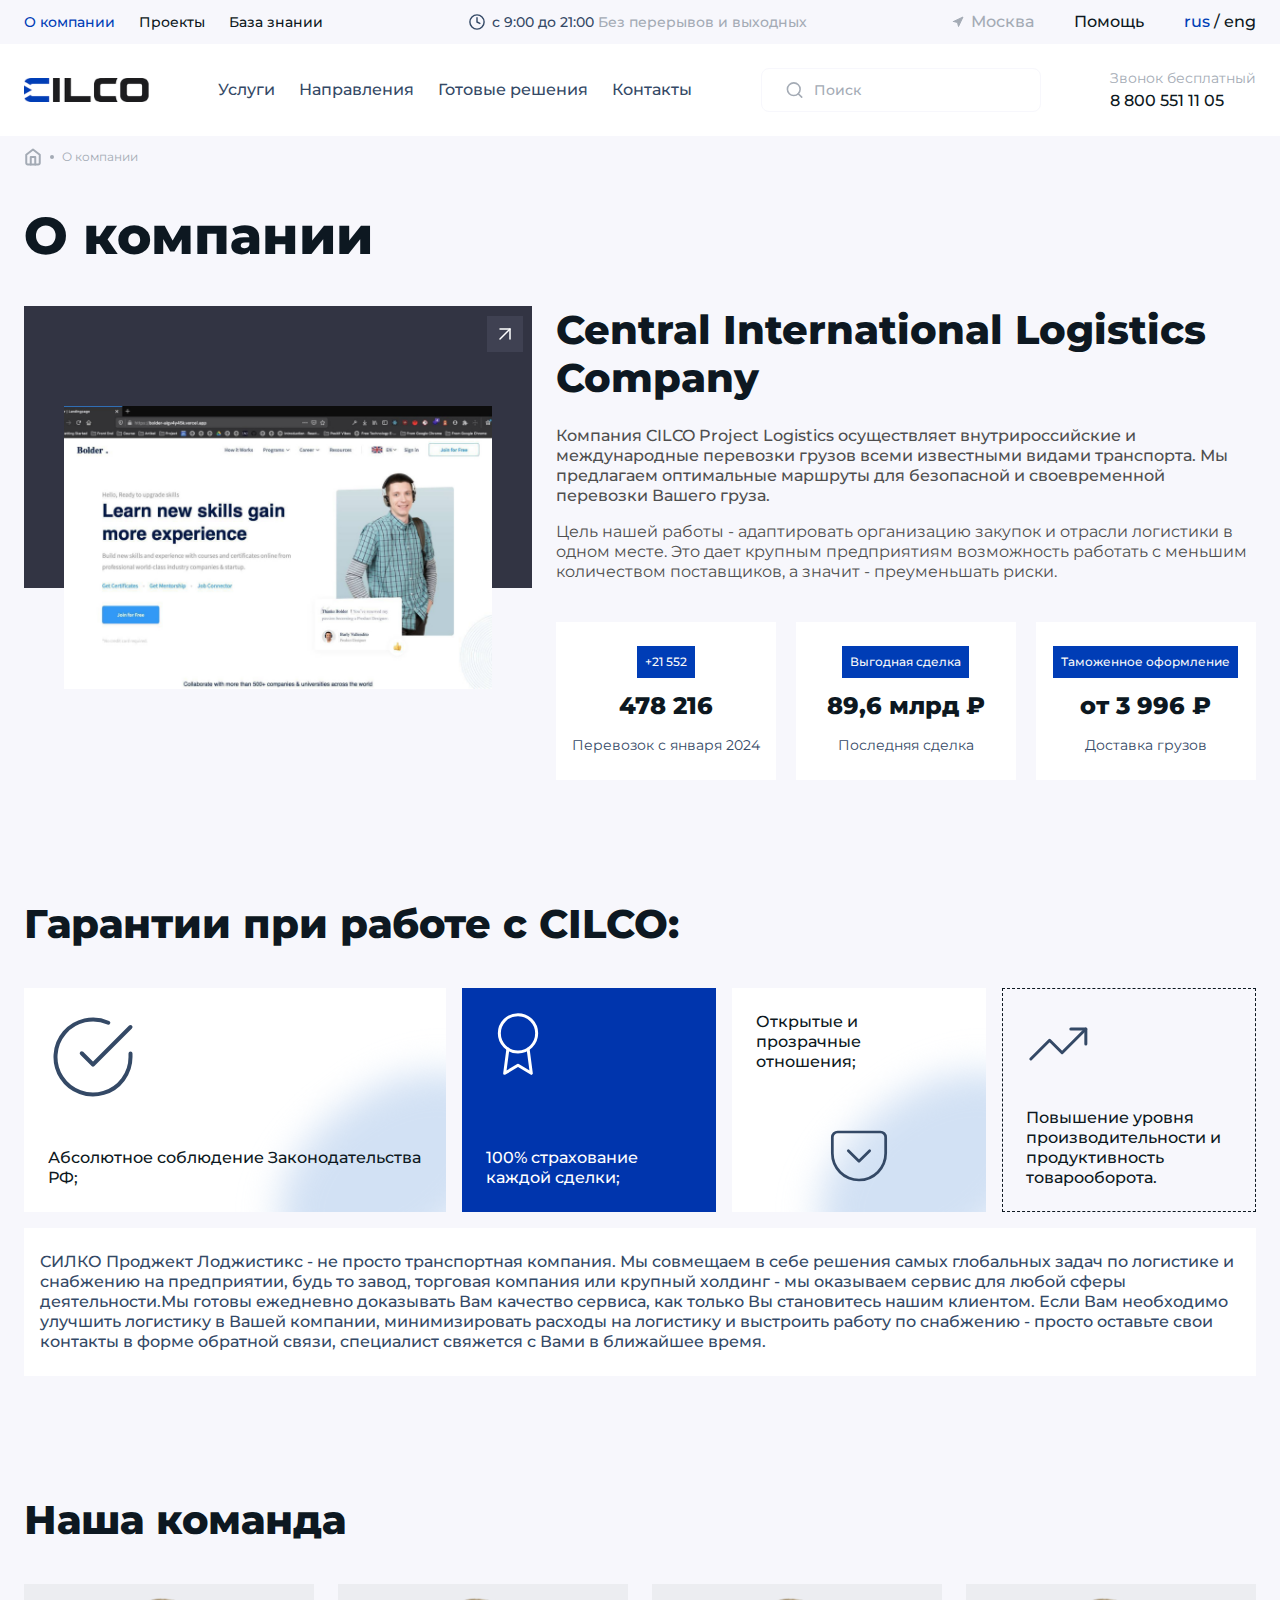
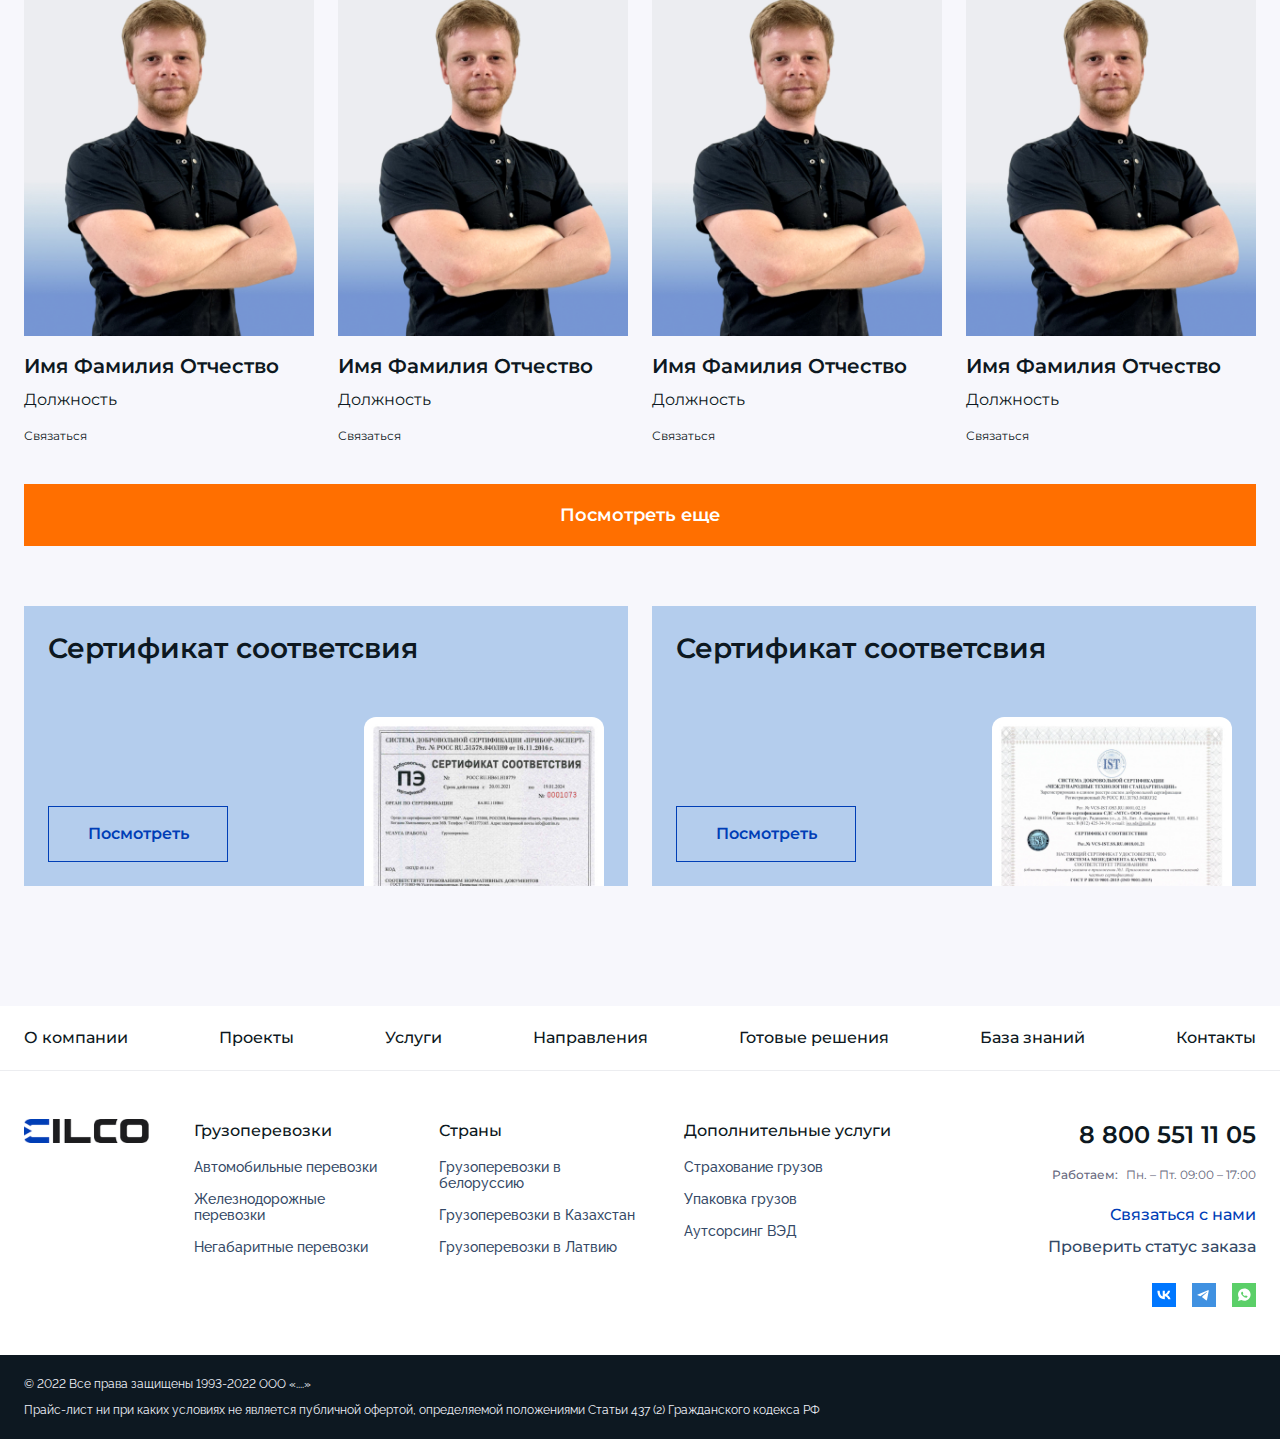
<file: about.html>
<!DOCTYPE html>
<html lang="ru">
	<head>
		<meta http-equiv="Content-Type" content="text/html; charset=utf-8">

		<!-- Adapting the page for mobile devices -->
		<meta name="viewport" content="width=device-width, initial-scale=1, maximum-scale=1">

		<!-- Prohibition of phone number recognition -->
		<meta name="format-detection" content="telephone=no">
		<meta name="SKYPE_TOOLBAR" content ="SKYPE_TOOLBAR_PARSER_COMPATIBLE">

		<!-- Page title -->
		<title>Заголовок страницы</title>

		<!-- Meta description -->
		<meta name="description" content="">

		<!-- Meta Keywords -->
		<meta name="keywords" content="">

		<!-- Changing the color of the mobile browser panel -->
		<meta name="msapplication-TileColor" content="#003EB6">
		<meta name="theme-color" content="#003EB6">

		<!-- Connecting fonts from Google -->
		<link rel="preconnect" href="https://fonts.googleapis.com">
		<link rel="preconnect" href="https://fonts.gstatic.com" crossorigin>
		<link href="https://fonts.googleapis.com/css2?family=Golos+Text:wght@400..900&family=Montserrat:ital,wght@0,100..900;1,100..900&family=Raleway:ital,wght@0,100..900;1,100..900&display=swap" rel="stylesheet">

		<!-- Connecting style files -->
		<link rel="stylesheet" href="css/swiper-bundle.min.css" async>
		<link rel="stylesheet" href="css/swiper.css" async>
		<link rel="stylesheet" href="css/fancybox.css" async>
		<link rel="stylesheet" href="css/styles.css" async>

		<link rel="stylesheet" href="css/response_1439.css" media="print, (max-width: 1439px)" async>
		<link rel="stylesheet" href="css/response_1279.css" media="print, (max-width: 1279px)" async>
		<link rel="stylesheet" href="css/response_1023.css" media="print, (max-width: 1023px)" async>
		<link rel="stylesheet" href="css/response_767.css" media="print, (max-width: 767px)" async>
		<link rel="stylesheet" href="css/response_479.css" media="(max-width: 479px)" async>
	</head>

	<body>
		<div class="wrap">
			<div class="main">
				<header>
					<button class="mob_close_btn"></button>

					<div class="scroll">
						<div class="top">
							<div class="cont row">
								<div class="links">
									<div><a class="active">О компании</a></div>

									<div><a href="/">Проекты</a></div>

									<div><a href="/">База знании</a></div>
								</div>

								<div class="work_time">
									<svg class="icon"><use xlink:href="images/sprite.svg#ic_time"></use></svg>

									<div>с 9:00 до 21:00 <span>Без перерывов и выходных</span></div>
								</div>

								<div class="city">
									<svg class="icon"><use xlink:href="images/sprite.svg#ic_location"></use></svg>

									<span>Москва</span>
								</div>

								<div class="help_link"><a href="/">Помощь</a></div>

								<div class="langs">
									<a class="active">rus</a> / <a href="/">eng</a>
								</div>
							</div>
						</div>


						<div class="data">
							<div class="cont row">
								<a href="/" class="logo">
									<img src="images/logo.png" alt="">
								</a>

								<nav class="menu row">
									<div class="menu_item">
										<a href="/" class="sub_link">Услуги</a>

										<div class="sub_menu sub_menu_services">
											<div class="cont">
												<div class="row">
													<div><a href="/">
														<div class="icon">
															<svg><use xlink:href="images/sprite.svg#ic_service1"></use></svg>
														</div>

														<span>Автомобильные перевозки</span>
													</a></div>

													<div><a href="/">
														<div class="icon">
															<svg><use xlink:href="images/sprite.svg#ic_service8"></use></svg>
														</div>

														<span>Проектная логистика</span>
													</a></div>

													<div><a href="/">
														<div class="icon">
															<svg><use xlink:href="images/sprite.svg#ic_service4"></use></svg>
														</div>

														<span>Авиаперевозки</span>
													</a></div>

													<div><a href="/">
														<div class="icon">
															<svg><use xlink:href="images/sprite.svg#ic_service2"></use></svg>
														</div>

														<span>Негабаритные перевозки</span>
													</a></div>

													<div><a href="/">
														<div class="icon">
															<svg><use xlink:href="images/sprite.svg#ic_service9"></use></svg>
														</div>

														<span>Управление цепями поставок</span>
													</a></div>

													<div><a href="/">
														<div class="icon">
															<svg><use xlink:href="images/sprite.svg#ic_service10"></use></svg>
														</div>

														<span>Контейнерные перевозки</span>
													</a></div>

													<div><a href="/">
														<div class="icon">
															<svg><use xlink:href="images/sprite.svg#ic_service11"></use></svg>
														</div>

														<span>Перевозка опасных грузов</span>
													</a></div>

													<div><a href="/">
														<div class="icon">
															<svg><use xlink:href="images/sprite.svg#ic_service3"></use></svg>
														</div>

														<span>Железнодорожные перевозки</span>
													</a></div>

													<div><a href="/">
														<div class="icon">
															<svg><use xlink:href="images/sprite.svg#ic_service6"></use></svg>
														</div>

														<span>Сборные грузы</span>
													</a></div>

													<div><a href="/">
														<div class="icon">
															<svg><use xlink:href="images/sprite.svg#ic_service12"></use></svg>
														</div>

														<span>Перевозка генеральных грузов</span>
													</a></div>

													<div><a href="/">
														<div class="icon">
															<svg><use xlink:href="images/sprite.svg#ic_service13"></use></svg>
														</div>

														<span>Мультимодальные перевозки</span>
													</a></div>

													<div><a href="/">
														<div class="icon">
															<svg><use xlink:href="images/sprite.svg#ic_service14"></use></svg>
														</div>

														<span>Финансовая логистика</span>
													</a></div>
												</div>
											</div>
										</div>
									</div>

									<div class="menu_item">
										<a href="/" class="sub_link">Направления</a>

										<div class="sub_menu sub_menu_directions">
											<div class="cont">
												<div class="row">
													<div class="directions level1">
														<div><a href="/" data-level2="1">
															<div class="icon">
																<svg><use xlink:href="images/sprite.svg#ic_direction1"></use></svg>
															</div>

															<span>По странам</span>

															<svg class="arr"><use xlink:href="images/sprite.svg#ic_arr_hor"></use></svg>
														</a></div>

														<div><a href="/" data-level2="2">
															<div class="icon">
																<svg><use xlink:href="images/sprite.svg#ic_direction2"></use></svg>
															</div>

															<span>По отрасли</span>

															<svg class="arr"><use xlink:href="images/sprite.svg#ic_arr_hor"></use></svg>
														</a></div>

														<div><a href="/" data-level2="3">
															<div class="icon">
																<svg><use xlink:href="images/sprite.svg#ic_direction3"></use></svg>
															</div>

															<span>Труднодоступные регионы</span>

															<svg class="arr"><use xlink:href="images/sprite.svg#ic_arr_hor"></use></svg>
														</a></div>

														<div><a href="/" data-level2="4">
															<div class="icon">
																<svg><use xlink:href="images/sprite.svg#ic_direction4"></use></svg>
															</div>

															<span>Дополнительно</span>

															<svg class="arr"><use xlink:href="images/sprite.svg#ic_arr_hor"></use></svg>
														</a></div>
													</div>


													<div class="level2 level2_1 countries">
														<div class="row">
															<div class="countries_level1">
																<div><a href="/" class="btn" data-level2="1">
																	<div class="icon">
																		<svg><use xlink:href="images/sprite.svg#ic_services_country1"></use></svg>
																	</div>

																	<span>Импортные перевозки</span>

																	<svg class="arr"><use xlink:href="images/sprite.svg#ic_arr_hor"></use></svg>
																</a></div>

																<div><a href="/" class="btn" data-level2="1">
																	<div class="icon">
																		<svg><use xlink:href="images/sprite.svg#ic_services_country2"></use></svg>
																	</div>

																	<span>Экспортные перевозки</span>

																	<svg class="arr"><use xlink:href="images/sprite.svg#ic_arr_hor"></use></svg>
																</a></div>
															</div>


															<div class="countries_level2 countries_level2_1">
																<div><a href="/" class="btn" data-level3="1">
																	<span>Азия</span>

																	<svg class="arr"><use xlink:href="images/sprite.svg#ic_arr_hor"></use></svg>
																</a></div>

																<div><a href="/" class="btn" data-level3="1">
																	<span>Европа</span>

																	<svg class="arr"><use xlink:href="images/sprite.svg#ic_arr_hor"></use></svg>
																</a></div>

																<div><a href="/" class="btn" data-level3="1">
																	<span>Северная Америка</span>

																	<svg class="arr"><use xlink:href="images/sprite.svg#ic_arr_hor"></use></svg>
																</a></div>

																<div><a href="/" class="btn" data-level3="1">
																	<span>Южная Америка</span>

																	<svg class="arr"><use xlink:href="images/sprite.svg#ic_arr_hor"></use></svg>
																</a></div>

																<div><a href="/" class="btn" data-level3="1">
																	<span>Африка</span>

																	<svg class="arr"><use xlink:href="images/sprite.svg#ic_arr_hor"></use></svg>
																</a></div>

																<div><a href="/" class="btn" data-level3="1">
																	<span>Австралия и Океания</span>

																	<svg class="arr"><use xlink:href="images/sprite.svg#ic_arr_hor"></use></svg>
																</a></div>
															</div>


															<div class="countries_level3 countries_level3_1">
																<div><a href="/" class="btn">
																	<span>Австрия</span>
																</a></div>

																<div><a href="/" class="btn">
																	<span>Болгария</span>
																</a></div>

																<div><a href="/" class="btn">
																	<span>Бельгия</span>
																</a></div>

																<div><a href="/" class="btn">
																	<span>Венгрия</span>
																</a></div>

																<div><a href="/" class="btn">
																	<span>Великобритания</span>
																</a></div>

																<div><a href="/" class="btn">
																	<span>Германия</span>
																</a></div>

																<div><a href="/" class="btn">
																	<span>Греция</span>
																</a></div>

																<div><a href="/" class="btn">
																	<span>Дания</span>
																</a></div>

																<div><a href="/" class="btn">
																	<span>Испания</span>
																</a></div>

																<div><a href="/" class="btn">
																	<span>Италия</span>
																</a></div>

																<div><a href="/" class="btn">
																	<span>Литва</span>
																</a></div>

																<div><a href="/" class="btn">
																	<span>Нидерланды</span>
																</a></div>

																<div><a href="/" class="btn">
																	<span>Норвегия</span>
																</a></div>

																<div><a href="/" class="btn">
																	<span>Польша</span>
																</a></div>

																<div><a href="/" class="btn">
																	<span>Португалия</span>
																</a></div>

																<div><a href="/" class="btn">
																	<span>Румыния</span>
																</a></div>

																<div><a href="/" class="btn">
																	<span>Сербия</span>
																</a></div>

																<div><a href="/" class="btn">
																	<span>Словения</span>
																</a></div>

																<div><a href="/" class="btn">
																	<span>Турция</span>
																</a></div>

																<div><a href="/" class="btn">
																	<span>Финляндия</span>
																</a></div>

																<div><a href="/" class="btn">
																	<span>Франция</span>
																</a></div>

																<div><a href="/" class="btn">
																	<span>Чехия</span>
																</a></div>

																<div><a href="/" class="btn">
																	<span>Швейцария</span>
																</a></div>

																<div><a href="/" class="btn">
																	<span>Швеция</span>
																</a></div>
															</div>
														</div>
													</div>


													<div class="level2 level2_2 industry">
														<div><a href="/">
															<div class="icon">
																<svg><use xlink:href="images/sprite.svg#ic_services_industry1"></use></svg>
															</div>

															<span>Сельское хозяйство</span>
														</a></div>

														<div><a href="/">
															<div class="icon">
																<svg><use xlink:href="images/sprite.svg#ic_services_industry2"></use></svg>
															</div>

															<span>Химическая промышленность</span>
														</a></div>

														<div><a href="/">
															<div class="icon">
																<svg><use xlink:href="images/sprite.svg#ic_services_industry3"></use></svg>
															</div>

															<span>Машиностроение</span>
														</a></div>

														<div><a href="/">
															<div class="icon">
																<svg><use xlink:href="images/sprite.svg#ic_services_industry4"></use></svg>
															</div>

															<span>Добыча полезных ископаемых</span>
														</a></div>

														<div><a href="/">
															<div class="icon">
																<svg><use xlink:href="images/sprite.svg#ic_services_industry5"></use></svg>
															</div>

															<span>Энергетика</span>
														</a></div>

														<div><a href="/">
															<div class="icon">
																<svg><use xlink:href="images/sprite.svg#ic_services_industry6"></use></svg>
															</div>

															<span>Медицина</span>
														</a></div>

														<div><a href="/">
															<div class="icon">
																<svg><use xlink:href="images/sprite.svg#ic_services_industry7"></use></svg>
															</div>

															<span>Пищевая промышленность</span>
														</a></div>
													</div>


													<div class="level2 level2_3 regions">
														<div><a href="/">Норильск</a></div>

														<div><a href="/">Нерюнгри</a></div>

														<div><a href="/">Певек</a></div>

														<div><a href="/">Мирный</a></div>

														<div><a href="/">Усинск</a></div>

														<div><a href="/">Нарьян-Мар</a></div>

														<div><a href="/">Калининград</a></div>

														<div><a href="/">Магадан</a></div>

														<div><a href="/">Южно-Сахалинск</a></div>

														<div><a href="/">Камчатка</a></div>

														<div><a href="/">Бодайбо</a></div>

														<div><a href="/">Анадырь</a></div>

														<div><a href="/">Воркута</a></div>

														<div><a href="/">Комсомольск-на-Амуре</a></div>
													</div>


													<div class="level2 level2_4 additional">
														<div><a href="/">
															<div class="icon">
																<svg><use xlink:href="images/sprite.svg#ic_services_additional1"></use></svg>
															</div>

															<span>Таможенное оформление</span>
														</a></div>

														<div><a href="/">
															<div class="icon">
																<svg><use xlink:href="images/sprite.svg#ic_services_additional2"></use></svg>
															</div>

															<span>Поиск и подбор поставщиков</span>
														</a></div>

														<div><a href="/">
															<div class="icon">
																<svg><use xlink:href="images/sprite.svg#ic_services_additional3"></use></svg>
															</div>

															<span>Юр. сопровождение ВЭД</span>
														</a></div>

														<div><a href="/">
															<div class="icon">
																<svg><use xlink:href="images/sprite.svg#ic_services_additional4"></use></svg>
															</div>

															<span>Ответственное хранение</span>
														</a></div>

														<div><a href="/">
															<div class="icon">
																<svg><use xlink:href="images/sprite.svg#ic_services_additional5"></use></svg>
															</div>

															<span>Страхование грузов</span>
														</a></div>

														<div><a href="/">
															<div class="icon">
																<svg><use xlink:href="images/sprite.svg#ic_services_additional6"></use></svg>
															</div>

															<span>Сертификация</span>
														</a></div>

														<div><a href="/">
															<div class="icon">
																<svg><use xlink:href="images/sprite.svg#ic_services_additional7"></use></svg>
															</div>

															<span>Маркировка груза</span>
														</a></div>
													</div>
												</div>
											</div>
										</div>
									</div>

									<div class="menu_item">
										<a href="/" class="sub_link">Готовые решения</a>

										<div class="sub_menu sub_menu_solutions">
											<div class="cont">
												<div class="row">
													<div><a href="/">
														<div class="icon">
															<svg><use xlink:href="images/sprite.svg#ic_solution1"></use></svg>
														</div>

														<span>Перевозка спецтехники</span>
													</a></div>

													<div><a href="/">
														<div class="icon">
															<svg><use xlink:href="images/sprite.svg#ic_solution2"></use></svg>
														</div>

														<span>Перевозка наливной химии</span>
													</a></div>

													<div><a href="/">
														<div class="icon">
															<svg><use xlink:href="images/sprite.svg#ic_solution3"></use></svg>
														</div>

														<span>Перевозка мобальных заводов</span>
													</a></div>

													<div><a href="/">
														<div class="icon">
															<svg><use xlink:href="images/sprite.svg#ic_solution4"></use></svg>
														</div>

														<span>Перевозка пищевого оборудования</span>
													</a></div>

													<div><a href="/">
														<div class="icon">
															<svg><use xlink:href="images/sprite.svg#ic_solution5"></use></svg>
														</div>

														<span>Перевозка пиротехники</span>
													</a></div>

													<div><a href="/">
														<div class="icon">
															<svg><use xlink:href="images/sprite.svg#ic_solution6"></use></svg>
														</div>

														<span>Перевозка медицинской техники</span>
													</a></div>

													<div><a href="/">
														<div class="icon">
															<svg><use xlink:href="images/sprite.svg#ic_solution7"></use></svg>
														</div>

														<span>Перевозка производственных линий</span>
													</a></div>

													<div><a href="/">
														<div class="icon">
															<svg><use xlink:href="images/sprite.svg#ic_solution8"></use></svg>
														</div>

														<span>Перевозка подъемного оборудования</span>
													</a></div>
												</div>
											</div>
										</div>
									</div>

									<!-- <div class="menu_item">
										<a href="/">Маршруты</a>
									</div> -->

									<div class="menu_item">
										<a href="/">Контакты</a>
									</div>
								</nav>

								<form action="" class="search">
									<svg class="icon"><use xlink:href="images/sprite.svg#ic_search"></use></svg>

									<input type="text" name="" value="" class="input" placeholder="Поиск">
								</form>

								<div class="phone">
									<div>Звонок бесплатный</div>

									<div><a href="te:8 800 551 11 05">8 800 551 11 05</a></div>
								</div>
							</div>
						</div>
					</div>
				</header>


				<section class="mob_header">
					<div class="cont row">
						<a href="/" class="logo">
							<img src="images/logo.png" alt="">
						</a>

						<div class="phone">
							<div>Звонок бесплатный</div>

							<div><a href="te:8 800 551 11 05">8 800 551 11 05</a></div>
						</div>

						<button class="mob_menu_btn">
							<span></span>
						</button>
					</div>
				</section>


				<section class="page_head">
					<div class="cont">
						<div class="breadcrumbs">
							<a href="/">
								<svg class="icon"><use xlink:href="images/sprite.svg#ic_home"></use></svg>
							</a>

							<span class="sep"></span>

							<span class="current">О компании</span>
						</div>

						<h1 class="page_title medium">О компании</h1>
					</div>
				</section>


				<section class="about_info block big_m">
					<div class="cont row">
						<div class="image">
							<div class="icon">
								<svg><use xlink:href="images/sprite.svg#ic_link_arrow"></use></svg>
							</div>

							<img src="images/tmp/about_info_img.jpg" alt="" loading="lazy">
						</div>

						<div class="data">
							<div class="title">Central International Logistics Company​</div>

							<div class="text_block">
								<p><b>Компания CILCO Project Logistics осуществляет внутрироссийские и международные перевозки грузов всеми известными видами транспорта. Мы предлагаем оптимальные маршруты для безопасной и своевременной перевозки Вашего груза.</b></p>

								<p>Цель нашей работы - адаптировать организацию закупок и отрасли логистики в одном месте. Это дает крупным предприятиям возможность работать с меньшим количеством поставщиков, а значит - преуменьшать риски.</p>
							</div>

							<div class="stats">
								<div class="row">
									<div class="item">
										<div class="label">+21 552</div>

										<div class="val">478 216</div>

										<div class="exp">Перевозок с января 2024</div>
									</div>

									<div class="item">
										<div class="label">Выгодная сделка</div>

										<div class="val">89,6 млрд ₽</div>

										<div class="exp">Последняя сделка</div>
									</div>

									<div class="item">
										<div class="label">Таможенное оформление</div>

										<div class="val">от 3 996 ₽</div>

										<div class="exp">Доставка грузов</div>
									</div>
								</div>
							</div>
						</div>
					</div>
				</section>


				<section class="guarantees block big_m">
					<div class="cont">
						<div class="block_head">
							<div class="title">Гарантии при работе с CILCO:</div>
						</div>

						<div class="row">
							<div class="item shadow big">
								<div class="icon">
									<img src="images/ic_new_guarantees1.svg" alt="" loading="lazy">
								</div>

								<div class="name">Абсолютное соблюдение Законодательства РФ;</div>
							</div>

							<div class="item bg">
								<div class="icon">
									<img src="images/ic_new_guarantees2.svg" alt="" loading="lazy">
								</div>

								<div class="name">100% страхование каждой сделки;</div>
							</div>

							<div class="item shadow">
								<div class="name">Открытые и прозрачные отношения;</div>

								<div class="icon center">
									<img src="images/ic_new_guarantees3.svg" alt="" loading="lazy">
								</div>
							</div>

							<div class="item border">
								<div class="icon">
									<img src="images/ic_new_guarantees4.svg" alt="" loading="lazy">
								</div>

								<div class="name">Повышение уровня производительности и продуктивность товарооборота.</div>
							</div>
						</div>

						<div class="desc">СИЛКО Проджект Лоджистикс - не просто транспортная компания. Мы совмещаем в себе решения самых глобальных задач по логистике и снабжению на предприятии, будь то завод, торговая компания или крупный холдинг - мы оказываем сервис для любой сферы деятельности.​Мы готовы ежедневно доказывать Вам качество сервиса, как только Вы становитесь нашим клиентом. Если Вам необходимо улучшить логистику в Вашей компании, минимизировать расходы на логистику и выстроить работу по снабжению - просто оставьте свои контакты в форме обратной связи, специалист свяжется с Вами в ближайшее время.</div>
					</div>
				</section>


				<section class="persons block">
					<div class="cont">
						<div class="block_head">
							<div class="title">Наша команда</div>
						</div>

						<div class="row">
							<div class="person">
								<div class="photo">
									<img src="images/tmp/person_photo.jpg" alt="" loading="lazy">
								</div>

								<div class="name">Имя Фамилия Отчество</div>

								<div class="post">Должность</div>

								<button class="btn">Связаться</button>
							</div>

							<div class="person">
								<div class="photo">
									<img src="images/tmp/person_photo.jpg" alt="" loading="lazy">
								</div>

								<div class="name">Имя Фамилия Отчество</div>

								<div class="post">Должность</div>

								<button class="btn">Связаться</button>
							</div>

							<div class="person">
								<div class="photo">
									<img src="images/tmp/person_photo.jpg" alt="" loading="lazy">
								</div>

								<div class="name">Имя Фамилия Отчество</div>

								<div class="post">Должность</div>

								<button class="btn">Связаться</button>
							</div>

							<div class="person">
								<div class="photo">
									<img src="images/tmp/person_photo.jpg" alt="" loading="lazy">
								</div>

								<div class="name">Имя Фамилия Отчество</div>

								<div class="post">Должность</div>

								<button class="btn">Связаться</button>
							</div>
						</div>

						<div class="more">
							<button class="btn">Посмотреть еще</button>
						</div>
					</div>
				</section>


				<section class="certs block big_m">
					<div class="cont">
						<div class="row">
							<a href="images/tmp/cert_thumb1.jpg" class="cert fancy_img" data-fancybox="certs">
								<div class="name">Сертификат соответсвия</div>

								<div class="btn">Посмотреть</div>

								<div class="thumb">
									<img src="images/tmp/cert_thumb1.jpg" alt="" loading="lazy">
								</div>
							</a>

							<a href="images/tmp/cert_thumb1.jpg" class="cert fancy_img" data-fancybox="certs">
								<div class="name">Сертификат соответсвия</div>

								<div class="btn">Посмотреть</div>

								<div class="thumb">
									<img src="images/tmp/cert_thumb2.jpg" alt="" loading="lazy">
								</div>
							</a>
						</div>
					</div>
				</section>
			</div>


			<footer>
				<div class="top">
					<div class="cont">
						<div class="menu">
							<div><a href="/">О компании</a></div>

							<div><a href="/">Проекты</a></div>

							<div><a href="/">Услуги</a></div>

							<div><a href="/">Направления</a></div>

							<div><a href="/">Готовые решения</a></div>

							<div><a href="/">База знаний</a></div>

							<div><a href="/">Контакты</a></div>
						</div>
					</div>
				</div>

				<div class="data">
					<div class="cont row">
						<div class="logo">
							<img src="images/logo.png" alt="">
						</div>

						<div class="links">
							<div class="title">Грузоперевозки</div>

							<div class="items">
								<div><a href="/">Автомобильные перевозки</a></div>

								<div><a href="/">Железнодорожные перевозки</a></div>

								<div><a href="/">Негабаритные перевозки</a></div>
							</div>
						</div>

						<div class="links">
							<div class="title">Страны</div>

							<div class="items">
								<div><a href="/">Грузоперевозки в белоруссию</a></div>

								<div><a href="/">Грузоперевозки в Казахстан</a></div>

								<div><a href="/">Грузоперевозки в Латвию</a></div>
							</div>
						</div>

						<!-- <div class="links">
							<div class="title">Отраслевые решения</div>

							<div class="items">
								<div><a href="/">Перевозка оборудования для нефтегазовой отрасли</a></div>

								<div><a href="/">Перевозка продукции для машиностроительной отралси</a></div>

								<div><a href="/">Перевозка оборудования для медицинской отрасли</a></div>
							</div>
						</div> -->

						<div class="links">
							<div class="title">Дополнительные услуги</div>

							<div class="items">
								<div><a href="/">Страхование грузов</a></div>

								<div><a href="/">Упаковка грузов</a></div>

								<div><a href="/">Аутсорсинг ВЭД</a></div>
							</div>
						</div>

						<div class="contacts">
							<div class="phone">
								<a href="tel:8 800 551 11 05">8 800 551 11 05</a>
							</div>

							<div class="work_time">
								<div class="label">Работаем:</div>

								<div class="val">Пн. – Пт. 09:00 – 17:00</div>
							</div>

							<button class="feedback_btn modal_btn" data-modal="feedback_modal">Связаться с нами</button>

							<button class="check_order_btn">Проверить статус заказа</button>

							<div class="socials">
								<a href="/" target="_blank" rel="noopener nofollow">
									<img src="images/ic_vk.svg" alt="" loading="lazy">
								</a>

								<a href="/" target="_blank" rel="noopener nofollow">
									<img src="images/ic_tg.svg" alt="" loading="lazy">
								</a>

								<a href="/" target="_blank" rel="noopener nofollow">
									<img src="images/ic_whatsapp.svg" alt="" loading="lazy">
								</a>
							</div>
						</div>
					</div>
				</div>

				<div class="bottom">
					<div class="cont">
						<div class="copyright">&copy; 2022 Все права защищены 1993-2022 ООО «....»</div>

						<div class="exp">Прайс-лист ни при каких условиях не является публичной офертой, определяемой положениями Статьи 437 (2) Гражданского кодекса РФ</div>
					</div>
				</div>
			</footer>


			<div class="overlay"></div>
		</div>


		<section class="modal" id="feedback_modal">
			<div class="modal_title">Заголовок</div>

			<form action="" class="form">
				<div class="line">
					<div class="label">Введите имя *</div>

					<div class="field">
						<input type="text" name="" value="" class="input">
					</div>
				</div>

				<div class="line">
					<div class="label">Введите телефон *</div>

					<div class="field">
						<input type="tel" name="" value="" class="input">
					</div>
				</div>

				<div class="line">
					<div class="label">Электронная почта *</div>

					<div class="field">
						<input type="email" name="" value="" class="input">
					</div>
				</div>

				<div class="submit">
					<button type="submit" class="submit_btn">Отправить</button>
				</div>

				<div class="agree">
					<label class="checkbox">
						<input type="checkbox" name="agree" checked>

						<div class="check">
							<svg><use xlink:href="images/sprite.svg#ic_check"></use></svg>
						</div>

						<div>Даю свое согласие на обработку персональных данных</div>
					</label>
				</div>
			</form>
		</section>


		<!-- Connecting javascript files -->
		<script src="js/jquery-3.6.3.min.js"></script>
		<script src="js/functions.js"></script>
		<script src="js/swiper-bundle.min.js"></script>
		<script src="js/fancybox.js"></script>
		<script src="js/nice-select2.js"></script>
		<script src="js/imask.js"></script>
		<script src="js/scripts.js"></script>
	</body>
</html>
</file>
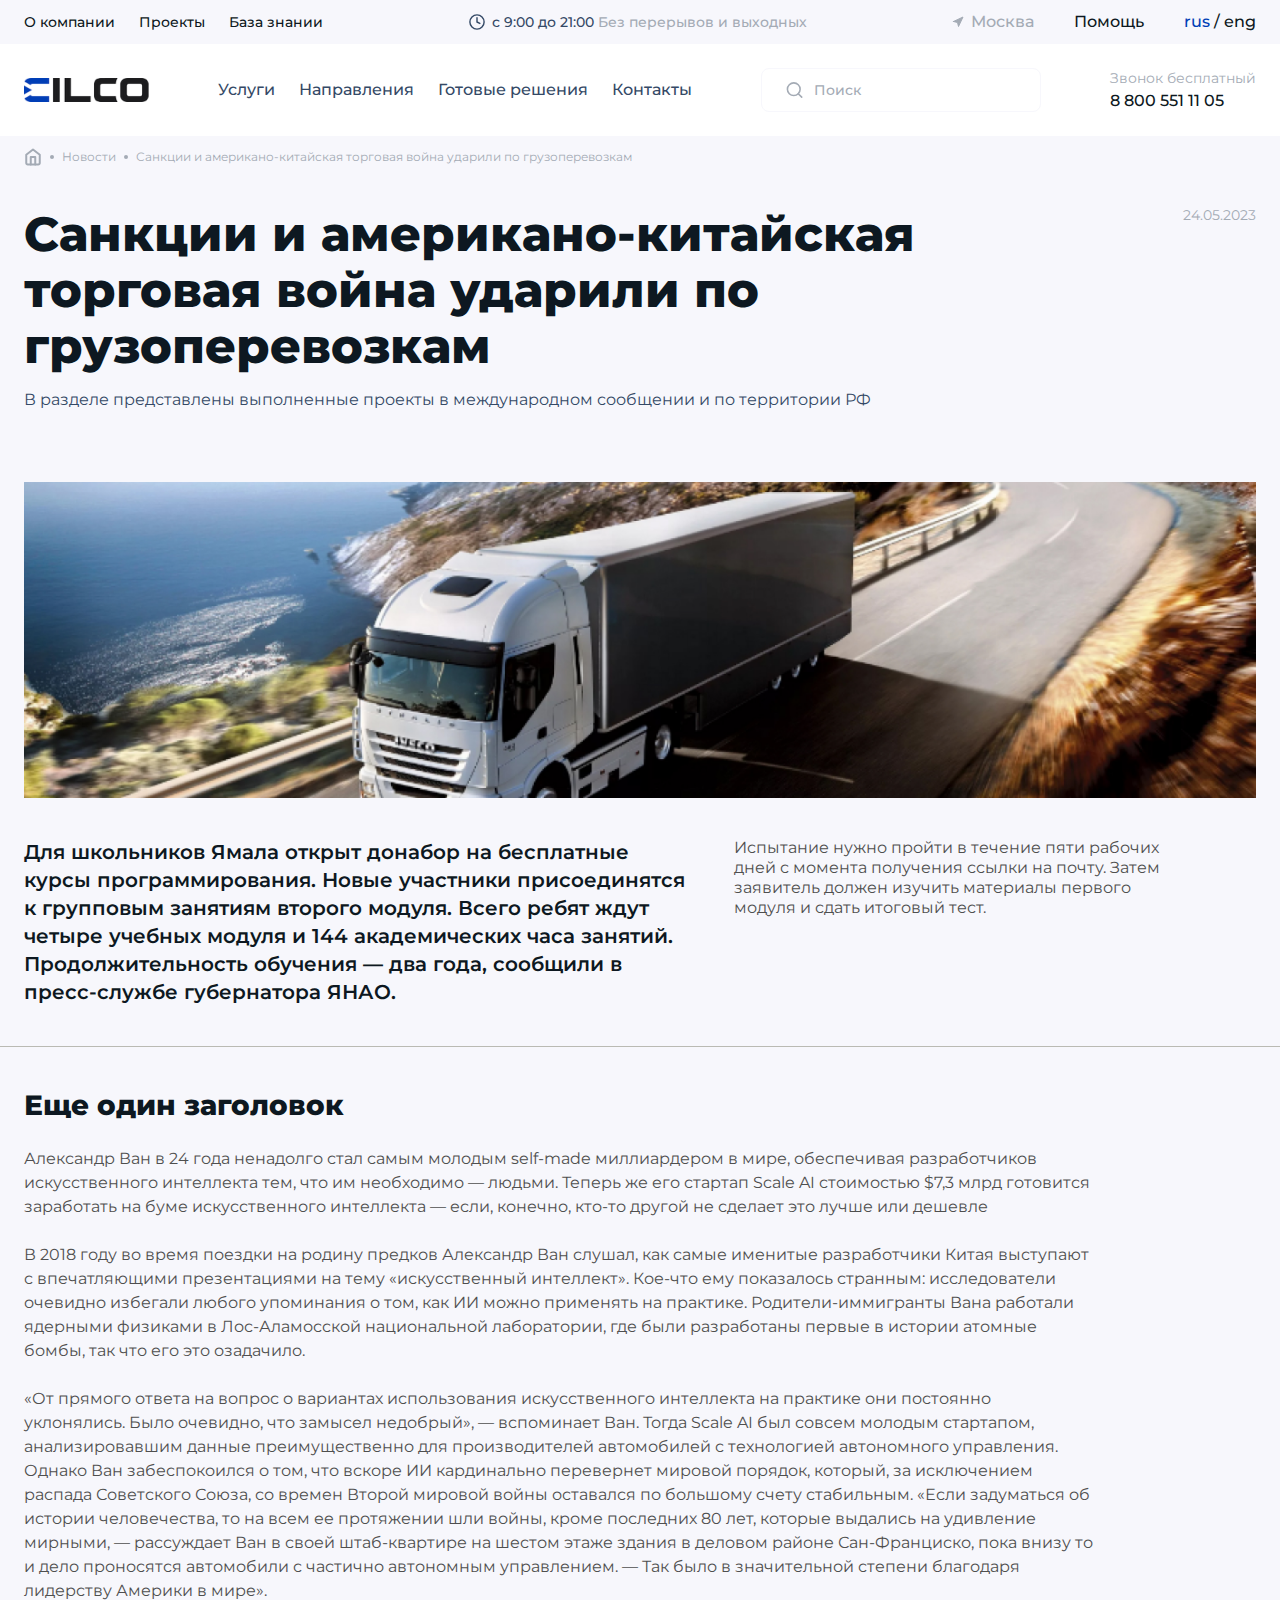
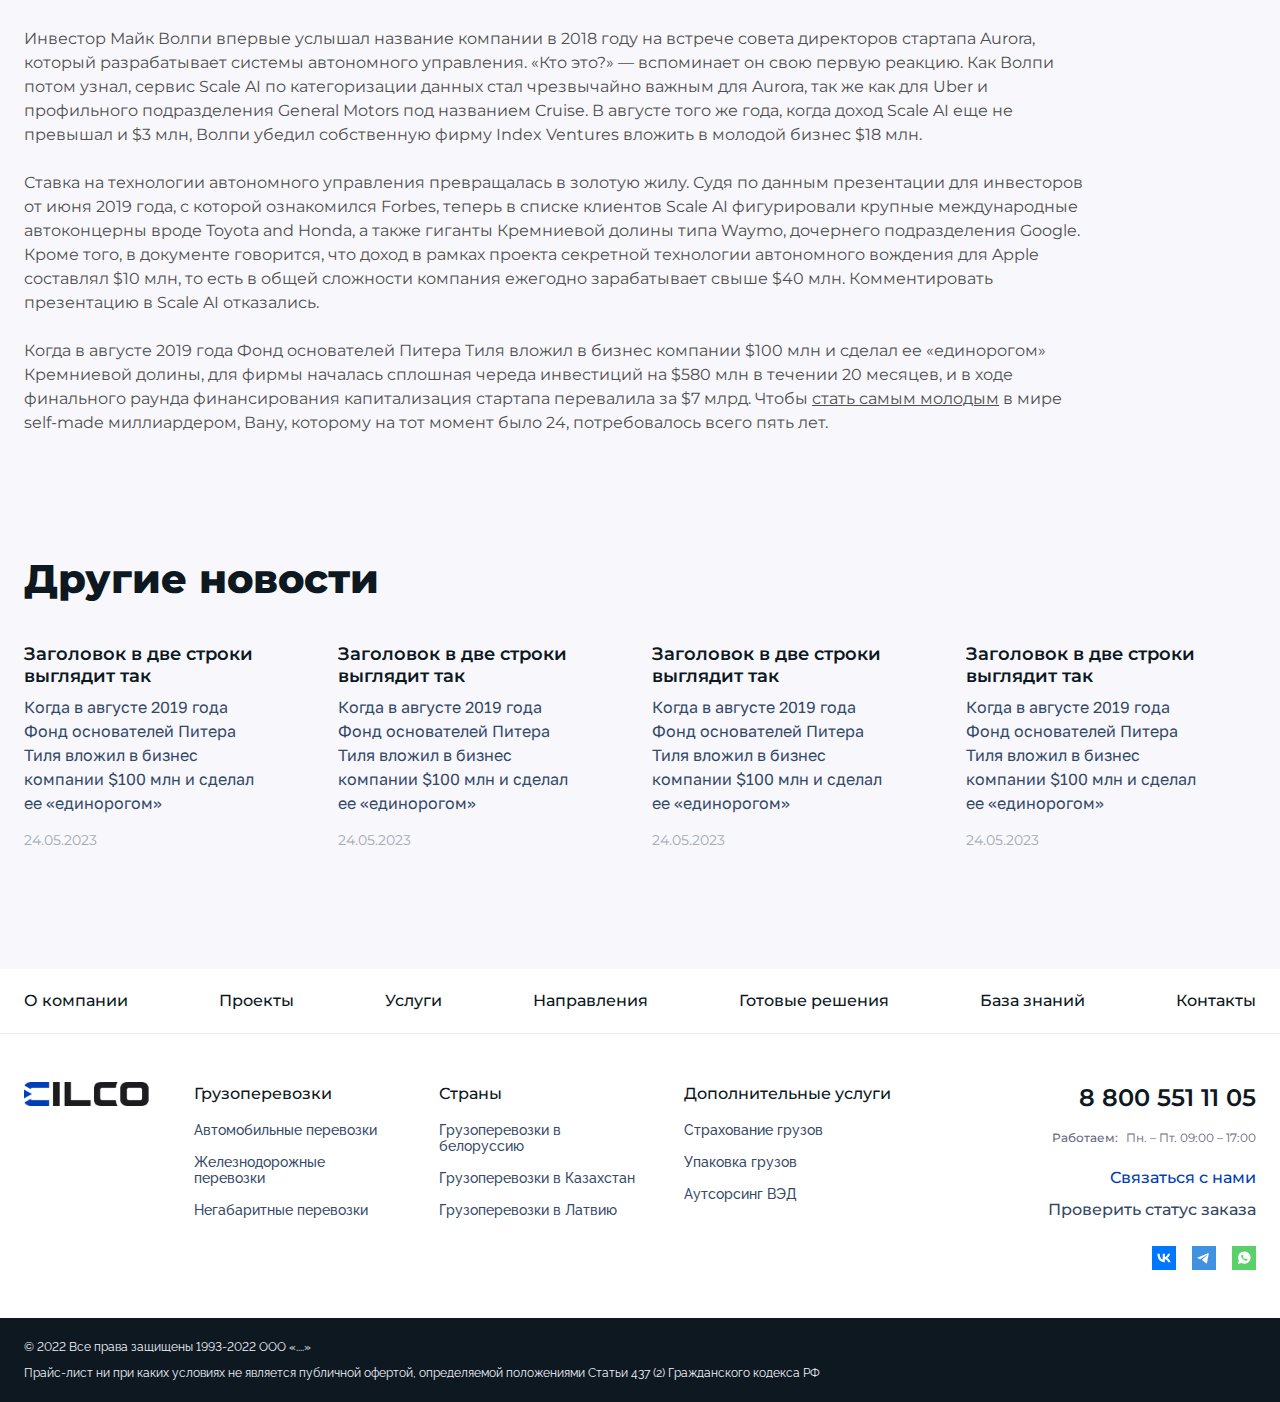
<file: article.html>
<!DOCTYPE html>
<html lang="ru">
	<head>
		<meta http-equiv="Content-Type" content="text/html; charset=utf-8">

		<!-- Adapting the page for mobile devices -->
		<meta name="viewport" content="width=device-width, initial-scale=1, maximum-scale=1">

		<!-- Prohibition of phone number recognition -->
		<meta name="format-detection" content="telephone=no">
		<meta name="SKYPE_TOOLBAR" content ="SKYPE_TOOLBAR_PARSER_COMPATIBLE">

		<!-- Page title -->
		<title>Заголовок страницы</title>

		<!-- Meta description -->
		<meta name="description" content="">

		<!-- Meta Keywords -->
		<meta name="keywords" content="">

		<!-- Changing the color of the mobile browser panel -->
		<meta name="msapplication-TileColor" content="#003EB6">
		<meta name="theme-color" content="#003EB6">

		<!-- Connecting fonts from Google -->
		<link rel="preconnect" href="https://fonts.googleapis.com">
		<link rel="preconnect" href="https://fonts.gstatic.com" crossorigin>
		<link href="https://fonts.googleapis.com/css2?family=Golos+Text:wght@400..900&family=Montserrat:ital,wght@0,100..900;1,100..900&family=Raleway:ital,wght@0,100..900;1,100..900&display=swap" rel="stylesheet">

		<!-- Connecting style files -->
		<link rel="stylesheet" href="css/swiper-bundle.min.css" async>
		<link rel="stylesheet" href="css/swiper.css" async>
		<link rel="stylesheet" href="css/fancybox.css" async>
		<link rel="stylesheet" href="css/styles.css" async>

		<link rel="stylesheet" href="css/response_1439.css" media="print, (max-width: 1439px)" async>
		<link rel="stylesheet" href="css/response_1279.css" media="print, (max-width: 1279px)" async>
		<link rel="stylesheet" href="css/response_1023.css" media="print, (max-width: 1023px)" async>
		<link rel="stylesheet" href="css/response_767.css" media="print, (max-width: 767px)" async>
		<link rel="stylesheet" href="css/response_479.css" media="(max-width: 479px)" async>
	</head>

	<body>
		<div class="wrap">
			<div class="main">
				<header>
					<button class="mob_close_btn"></button>

					<div class="scroll">
						<div class="top">
							<div class="cont row">
								<div class="links">
									<div><a href="/">О компании</a></div>

									<div><a href="/">Проекты</a></div>

									<div><a href="/">База знании</a></div>
								</div>

								<div class="work_time">
									<svg class="icon"><use xlink:href="images/sprite.svg#ic_time"></use></svg>

									<div>с 9:00 до 21:00 <span>Без перерывов и выходных</span></div>
								</div>

								<div class="city">
									<svg class="icon"><use xlink:href="images/sprite.svg#ic_location"></use></svg>

									<span>Москва</span>
								</div>

								<div class="help_link"><a href="/">Помощь</a></div>

								<div class="langs">
									<a class="active">rus</a> / <a href="/">eng</a>
								</div>
							</div>
						</div>


						<div class="data">
							<div class="cont row">
								<a href="/" class="logo">
									<img src="images/logo.png" alt="">
								</a>

								<nav class="menu row">
									<div class="menu_item">
										<a href="/" class="sub_link">Услуги</a>

										<div class="sub_menu sub_menu_services">
											<div class="cont">
												<div class="row">
													<div><a href="/">
														<div class="icon">
															<svg><use xlink:href="images/sprite.svg#ic_service1"></use></svg>
														</div>

														<span>Автомобильные перевозки</span>
													</a></div>

													<div><a href="/">
														<div class="icon">
															<svg><use xlink:href="images/sprite.svg#ic_service8"></use></svg>
														</div>

														<span>Проектная логистика</span>
													</a></div>

													<div><a href="/">
														<div class="icon">
															<svg><use xlink:href="images/sprite.svg#ic_service4"></use></svg>
														</div>

														<span>Авиаперевозки</span>
													</a></div>

													<div><a href="/">
														<div class="icon">
															<svg><use xlink:href="images/sprite.svg#ic_service2"></use></svg>
														</div>

														<span>Негабаритные перевозки</span>
													</a></div>

													<div><a href="/">
														<div class="icon">
															<svg><use xlink:href="images/sprite.svg#ic_service9"></use></svg>
														</div>

														<span>Управление цепями поставок</span>
													</a></div>

													<div><a href="/">
														<div class="icon">
															<svg><use xlink:href="images/sprite.svg#ic_service10"></use></svg>
														</div>

														<span>Контейнерные перевозки</span>
													</a></div>

													<div><a href="/">
														<div class="icon">
															<svg><use xlink:href="images/sprite.svg#ic_service11"></use></svg>
														</div>

														<span>Перевозка опасных грузов</span>
													</a></div>

													<div><a href="/">
														<div class="icon">
															<svg><use xlink:href="images/sprite.svg#ic_service3"></use></svg>
														</div>

														<span>Железнодорожные перевозки</span>
													</a></div>

													<div><a href="/">
														<div class="icon">
															<svg><use xlink:href="images/sprite.svg#ic_service6"></use></svg>
														</div>

														<span>Сборные грузы</span>
													</a></div>

													<div><a href="/">
														<div class="icon">
															<svg><use xlink:href="images/sprite.svg#ic_service12"></use></svg>
														</div>

														<span>Перевозка генеральных грузов</span>
													</a></div>

													<div><a href="/">
														<div class="icon">
															<svg><use xlink:href="images/sprite.svg#ic_service13"></use></svg>
														</div>

														<span>Мультимодальные перевозки</span>
													</a></div>

													<div><a href="/">
														<div class="icon">
															<svg><use xlink:href="images/sprite.svg#ic_service14"></use></svg>
														</div>

														<span>Финансовая логистика</span>
													</a></div>
												</div>
											</div>
										</div>
									</div>

									<div class="menu_item">
										<a href="/" class="sub_link">Направления</a>

										<div class="sub_menu sub_menu_directions">
											<div class="cont">
												<div class="row">
													<div class="directions level1">
														<div><a href="/" data-level2="1">
															<div class="icon">
																<svg><use xlink:href="images/sprite.svg#ic_direction1"></use></svg>
															</div>

															<span>По странам</span>

															<svg class="arr"><use xlink:href="images/sprite.svg#ic_arr_hor"></use></svg>
														</a></div>

														<div><a href="/" data-level2="2">
															<div class="icon">
																<svg><use xlink:href="images/sprite.svg#ic_direction2"></use></svg>
															</div>

															<span>По отрасли</span>

															<svg class="arr"><use xlink:href="images/sprite.svg#ic_arr_hor"></use></svg>
														</a></div>

														<div><a href="/" data-level2="3">
															<div class="icon">
																<svg><use xlink:href="images/sprite.svg#ic_direction3"></use></svg>
															</div>

															<span>Труднодоступные регионы</span>

															<svg class="arr"><use xlink:href="images/sprite.svg#ic_arr_hor"></use></svg>
														</a></div>

														<div><a href="/" data-level2="4">
															<div class="icon">
																<svg><use xlink:href="images/sprite.svg#ic_direction4"></use></svg>
															</div>

															<span>Дополнительно</span>

															<svg class="arr"><use xlink:href="images/sprite.svg#ic_arr_hor"></use></svg>
														</a></div>
													</div>


													<div class="level2 level2_1 countries">
														<div class="row">
															<div class="countries_level1">
																<div><a href="/" class="btn" data-level2="1">
																	<div class="icon">
																		<svg><use xlink:href="images/sprite.svg#ic_services_country1"></use></svg>
																	</div>

																	<span>Импортные перевозки</span>

																	<svg class="arr"><use xlink:href="images/sprite.svg#ic_arr_hor"></use></svg>
																</a></div>

																<div><a href="/" class="btn" data-level2="1">
																	<div class="icon">
																		<svg><use xlink:href="images/sprite.svg#ic_services_country2"></use></svg>
																	</div>

																	<span>Экспортные перевозки</span>

																	<svg class="arr"><use xlink:href="images/sprite.svg#ic_arr_hor"></use></svg>
																</a></div>
															</div>


															<div class="countries_level2 countries_level2_1">
																<div><a href="/" class="btn" data-level3="1">
																	<span>Азия</span>

																	<svg class="arr"><use xlink:href="images/sprite.svg#ic_arr_hor"></use></svg>
																</a></div>

																<div><a href="/" class="btn" data-level3="1">
																	<span>Европа</span>

																	<svg class="arr"><use xlink:href="images/sprite.svg#ic_arr_hor"></use></svg>
																</a></div>

																<div><a href="/" class="btn" data-level3="1">
																	<span>Северная Америка</span>

																	<svg class="arr"><use xlink:href="images/sprite.svg#ic_arr_hor"></use></svg>
																</a></div>

																<div><a href="/" class="btn" data-level3="1">
																	<span>Южная Америка</span>

																	<svg class="arr"><use xlink:href="images/sprite.svg#ic_arr_hor"></use></svg>
																</a></div>

																<div><a href="/" class="btn" data-level3="1">
																	<span>Африка</span>

																	<svg class="arr"><use xlink:href="images/sprite.svg#ic_arr_hor"></use></svg>
																</a></div>

																<div><a href="/" class="btn" data-level3="1">
																	<span>Австралия и Океания</span>

																	<svg class="arr"><use xlink:href="images/sprite.svg#ic_arr_hor"></use></svg>
																</a></div>
															</div>


															<div class="countries_level3 countries_level3_1">
																<div><a href="/" class="btn">
																	<span>Австрия</span>
																</a></div>

																<div><a href="/" class="btn">
																	<span>Болгария</span>
																</a></div>

																<div><a href="/" class="btn">
																	<span>Бельгия</span>
																</a></div>

																<div><a href="/" class="btn">
																	<span>Венгрия</span>
																</a></div>

																<div><a href="/" class="btn">
																	<span>Великобритания</span>
																</a></div>

																<div><a href="/" class="btn">
																	<span>Германия</span>
																</a></div>

																<div><a href="/" class="btn">
																	<span>Греция</span>
																</a></div>

																<div><a href="/" class="btn">
																	<span>Дания</span>
																</a></div>

																<div><a href="/" class="btn">
																	<span>Испания</span>
																</a></div>

																<div><a href="/" class="btn">
																	<span>Италия</span>
																</a></div>

																<div><a href="/" class="btn">
																	<span>Литва</span>
																</a></div>

																<div><a href="/" class="btn">
																	<span>Нидерланды</span>
																</a></div>

																<div><a href="/" class="btn">
																	<span>Норвегия</span>
																</a></div>

																<div><a href="/" class="btn">
																	<span>Польша</span>
																</a></div>

																<div><a href="/" class="btn">
																	<span>Португалия</span>
																</a></div>

																<div><a href="/" class="btn">
																	<span>Румыния</span>
																</a></div>

																<div><a href="/" class="btn">
																	<span>Сербия</span>
																</a></div>

																<div><a href="/" class="btn">
																	<span>Словения</span>
																</a></div>

																<div><a href="/" class="btn">
																	<span>Турция</span>
																</a></div>

																<div><a href="/" class="btn">
																	<span>Финляндия</span>
																</a></div>

																<div><a href="/" class="btn">
																	<span>Франция</span>
																</a></div>

																<div><a href="/" class="btn">
																	<span>Чехия</span>
																</a></div>

																<div><a href="/" class="btn">
																	<span>Швейцария</span>
																</a></div>

																<div><a href="/" class="btn">
																	<span>Швеция</span>
																</a></div>
															</div>
														</div>
													</div>


													<div class="level2 level2_2 industry">
														<div><a href="/">
															<div class="icon">
																<svg><use xlink:href="images/sprite.svg#ic_services_industry1"></use></svg>
															</div>

															<span>Сельское хозяйство</span>
														</a></div>

														<div><a href="/">
															<div class="icon">
																<svg><use xlink:href="images/sprite.svg#ic_services_industry2"></use></svg>
															</div>

															<span>Химическая промышленность</span>
														</a></div>

														<div><a href="/">
															<div class="icon">
																<svg><use xlink:href="images/sprite.svg#ic_services_industry3"></use></svg>
															</div>

															<span>Машиностроение</span>
														</a></div>

														<div><a href="/">
															<div class="icon">
																<svg><use xlink:href="images/sprite.svg#ic_services_industry4"></use></svg>
															</div>

															<span>Добыча полезных ископаемых</span>
														</a></div>

														<div><a href="/">
															<div class="icon">
																<svg><use xlink:href="images/sprite.svg#ic_services_industry5"></use></svg>
															</div>

															<span>Энергетика</span>
														</a></div>

														<div><a href="/">
															<div class="icon">
																<svg><use xlink:href="images/sprite.svg#ic_services_industry6"></use></svg>
															</div>

															<span>Медицина</span>
														</a></div>

														<div><a href="/">
															<div class="icon">
																<svg><use xlink:href="images/sprite.svg#ic_services_industry7"></use></svg>
															</div>

															<span>Пищевая промышленность</span>
														</a></div>
													</div>


													<div class="level2 level2_3 regions">
														<div><a href="/">Норильск</a></div>

														<div><a href="/">Нерюнгри</a></div>

														<div><a href="/">Певек</a></div>

														<div><a href="/">Мирный</a></div>

														<div><a href="/">Усинск</a></div>

														<div><a href="/">Нарьян-Мар</a></div>

														<div><a href="/">Калининград</a></div>

														<div><a href="/">Магадан</a></div>

														<div><a href="/">Южно-Сахалинск</a></div>

														<div><a href="/">Камчатка</a></div>

														<div><a href="/">Бодайбо</a></div>

														<div><a href="/">Анадырь</a></div>

														<div><a href="/">Воркута</a></div>

														<div><a href="/">Комсомольск-на-Амуре</a></div>
													</div>


													<div class="level2 level2_4 additional">
														<div><a href="/">
															<div class="icon">
																<svg><use xlink:href="images/sprite.svg#ic_services_additional1"></use></svg>
															</div>

															<span>Таможенное оформление</span>
														</a></div>

														<div><a href="/">
															<div class="icon">
																<svg><use xlink:href="images/sprite.svg#ic_services_additional2"></use></svg>
															</div>

															<span>Поиск и подбор поставщиков</span>
														</a></div>

														<div><a href="/">
															<div class="icon">
																<svg><use xlink:href="images/sprite.svg#ic_services_additional3"></use></svg>
															</div>

															<span>Юр. сопровождение ВЭД</span>
														</a></div>

														<div><a href="/">
															<div class="icon">
																<svg><use xlink:href="images/sprite.svg#ic_services_additional4"></use></svg>
															</div>

															<span>Ответственное хранение</span>
														</a></div>

														<div><a href="/">
															<div class="icon">
																<svg><use xlink:href="images/sprite.svg#ic_services_additional5"></use></svg>
															</div>

															<span>Страхование грузов</span>
														</a></div>

														<div><a href="/">
															<div class="icon">
																<svg><use xlink:href="images/sprite.svg#ic_services_additional6"></use></svg>
															</div>

															<span>Сертификация</span>
														</a></div>

														<div><a href="/">
															<div class="icon">
																<svg><use xlink:href="images/sprite.svg#ic_services_additional7"></use></svg>
															</div>

															<span>Маркировка груза</span>
														</a></div>
													</div>
												</div>
											</div>
										</div>
									</div>

									<div class="menu_item">
										<a href="/" class="sub_link">Готовые решения</a>

										<div class="sub_menu sub_menu_solutions">
											<div class="cont">
												<div class="row">
													<div><a href="/">
														<div class="icon">
															<svg><use xlink:href="images/sprite.svg#ic_solution1"></use></svg>
														</div>

														<span>Перевозка спецтехники</span>
													</a></div>

													<div><a href="/">
														<div class="icon">
															<svg><use xlink:href="images/sprite.svg#ic_solution2"></use></svg>
														</div>

														<span>Перевозка наливной химии</span>
													</a></div>

													<div><a href="/">
														<div class="icon">
															<svg><use xlink:href="images/sprite.svg#ic_solution3"></use></svg>
														</div>

														<span>Перевозка мобальных заводов</span>
													</a></div>

													<div><a href="/">
														<div class="icon">
															<svg><use xlink:href="images/sprite.svg#ic_solution4"></use></svg>
														</div>

														<span>Перевозка пищевого оборудования</span>
													</a></div>

													<div><a href="/">
														<div class="icon">
															<svg><use xlink:href="images/sprite.svg#ic_solution5"></use></svg>
														</div>

														<span>Перевозка пиротехники</span>
													</a></div>

													<div><a href="/">
														<div class="icon">
															<svg><use xlink:href="images/sprite.svg#ic_solution6"></use></svg>
														</div>

														<span>Перевозка медицинской техники</span>
													</a></div>

													<div><a href="/">
														<div class="icon">
															<svg><use xlink:href="images/sprite.svg#ic_solution7"></use></svg>
														</div>

														<span>Перевозка производственных линий</span>
													</a></div>

													<div><a href="/">
														<div class="icon">
															<svg><use xlink:href="images/sprite.svg#ic_solution8"></use></svg>
														</div>

														<span>Перевозка подъемного оборудования</span>
													</a></div>
												</div>
											</div>
										</div>
									</div>

									<!-- <div class="menu_item">
										<a href="/">Маршруты</a>
									</div> -->

									<div class="menu_item">
										<a href="/">Контакты</a>
									</div>
								</nav>

								<form action="" class="search">
									<svg class="icon"><use xlink:href="images/sprite.svg#ic_search"></use></svg>

									<input type="text" name="" value="" class="input" placeholder="Поиск">
								</form>

								<div class="phone">
									<div>Звонок бесплатный</div>

									<div><a href="te:8 800 551 11 05">8 800 551 11 05</a></div>
								</div>
							</div>
						</div>
					</div>
				</header>


				<section class="mob_header">
					<div class="cont row">
						<a href="/" class="logo">
							<img src="images/logo.png" alt="">
						</a>

						<div class="phone">
							<div>Звонок бесплатный</div>

							<div><a href="te:8 800 551 11 05">8 800 551 11 05</a></div>
						</div>

						<button class="mob_menu_btn">
							<span></span>
						</button>
					</div>
				</section>


				<section class="page_head">
					<div class="cont">
						<div class="breadcrumbs">
							<a href="/">
								<svg class="icon"><use xlink:href="images/sprite.svg#ic_home"></use></svg>
							</a>

							<span class="sep"></span>

							<a href="/">Новости</a>

							<span class="sep"></span>

							<span class="current">Санкции и американо-китайская торговая война ударили по грузоперевозкам</span>
						</div>

						<div class="row">
							<div>
								<h1 class="page_title small">Санкции и американо-китайская торговая война ударили по грузоперевозкам</h1>

								<div class="page_desc">В разделе представлены выполненные проекты в международном сообщении и по территории РФ</div>
							</div>

							<div class="date">24.05.2023</div>
						</div>
					</div>
				</section>


				<section class="article_info block big_m">
					<div class="head">
						<div class="cont row">
							<div class="image">
								<img src="images/tmp/project_head_img.jpg" alt="" loading="lazy">
							</div>

							<div class="desc">Для школьников Ямала открыт донабор на бесплатные курсы программирования. Новые участники присоединятся к групповым занятиям второго модуля. Всего ребят ждут четыре учебных модуля и 144 академических часа занятий. Продолжительность обучения — два года, сообщили в пресс-службе губернатора ЯНАО.</div>

							<div class="exp">Испытание нужно пройти в течение пяти рабочих дней с момента получения ссылки на почту. Затем заявитель должен изучить материалы первого модуля и сдать итоговый тест.</div>
						</div>
					</div>

					<div class="cont">
						<div class="text_block">
							<h2>Еще один заголовок</h2>

							<p>Александр Ван в 24 года ненадолго стал самым молодым self-made миллиардером в мире, обеспечивая разработчиков искусственного интеллекта тем, что им необходимо — людьми. Теперь же его стартап Scale AI стоимостью $7,3 млрд готовится заработать на буме искусственного интеллекта — если, конечно, кто-то другой не сделает это лучше или дешевле</p>

							<p>В 2018 году во время поездки на родину предков Александр Ван слушал, как самые именитые разработчики Китая выступают с впечатляющими презентациями на тему «искусственный интеллект». Кое-что ему показалось странным: исследователи очевидно избегали любого упоминания о том, как ИИ можно применять на практике. Родители-иммигранты Вана работали ядерными физиками в Лос-Аламосской национальной лаборатории, где были разработаны первые в истории атомные бомбы, так что его это озадачило.</p>

							<p>«От прямого ответа на вопрос о вариантах использования искусственного интеллекта на практике они постоянно уклонялись. Было очевидно, что замысел недобрый», ― вспоминает Ван. Тогда Scale AI был совсем молодым стартапом, анализировавшим данные преимущественно для производителей автомобилей с технологией автономного управления. Однако Ван забеспокоился о том, что вскоре ИИ кардинально перевернет мировой порядок, который, за исключением распада Советского Союза, со времен Второй мировой войны оставался по большому счету стабильным. «Если задуматься об истории человечества, то на всем ее протяжении шли войны, кроме последних 80 лет, которые выдались на удивление мирными, ― рассуждает Ван в своей штаб-квартире на шестом этаже здания в деловом районе Сан-Франциско, пока внизу то и дело проносятся автомобили с частично автономным управлением. ― Так было в значительной степени благодаря лидерству Америки в мире».</p>

							<p>Инвестор Майк Волпи впервые услышал название компании в 2018 году на встрече совета директоров стартапа Aurora, который разрабатывает системы автономного управления. «Кто это?» ― вспоминает он свою первую реакцию. Как Волпи потом узнал, сервис Scale AI по категоризации данных стал чрезвычайно важным для Aurora, так же как для Uber и профильного подразделения General Motors под названием Cruise. В августе того же года, когда доход Scale AI еще не превышал и $3 млн, Волпи убедил собственную фирму Index Ventures вложить в молодой бизнес $18 млн.</p>

							<p>Ставка на технологии автономного управления превращалась в золотую жилу. Судя по данным презентации для инвесторов от июня 2019 года, с которой ознакомился Forbes, теперь в списке клиентов Scale AI фигурировали крупные международные автоконцерны вроде Toyota and Honda, а также гиганты Кремниевой долины типа Waymo, дочернего подразделения Google. Кроме того, в документе говорится, что доход в рамках проекта секретной технологии автономного вождения для Apple составлял $10 млн, то есть в общей сложности компания ежегодно зарабатывает свыше $40 млн. Комментировать презентацию в Scale AI отказались.</p>

							<p>Когда в августе 2019 года Фонд основателей Питера Тиля вложил в бизнес компании $100 млн и сделал ее «единорогом» Кремниевой долины, для фирмы началась сплошная череда инвестиций на $580 млн в течении 20 месяцев, и в ходе финального раунда финансирования капитализация стартапа перевалила за $7 млрд. Чтобы <a href="/">стать самым молодым</a> в мире self-made миллиардером, Вану, которому на тот момент было 24, потребовалось всего пять лет.</p>
						</div>
					</div>
				</section>


				<section class="other_articles block big_m">
					<div class="cont">
						<div class="block_head">
							<div class="title">Другие новости</div>
						</div>

						<div class="row">
							<div class="article">
								<div class="name">
									<a href="/">Заголовок в две строки выглядит так</a>
								</div>

								<div class="desc">Когда в августе 2019 года Фонд основателей Питера Тиля вложил в бизнес компании $100 млн и сделал ее «единорогом»</div>

								<div class="date">24.05.2023</div>
							</div>

							<div class="article">
								<div class="name">
									<a href="/">Заголовок в две строки выглядит так</a>
								</div>

								<div class="desc">Когда в августе 2019 года Фонд основателей Питера Тиля вложил в бизнес компании $100 млн и сделал ее «единорогом»</div>

								<div class="date">24.05.2023</div>
							</div>

							<div class="article">
								<div class="name">
									<a href="/">Заголовок в две строки выглядит так</a>
								</div>

								<div class="desc">Когда в августе 2019 года Фонд основателей Питера Тиля вложил в бизнес компании $100 млн и сделал ее «единорогом»</div>

								<div class="date">24.05.2023</div>
							</div>

							<div class="article">
								<div class="name">
									<a href="/">Заголовок в две строки выглядит так</a>
								</div>

								<div class="desc">Когда в августе 2019 года Фонд основателей Питера Тиля вложил в бизнес компании $100 млн и сделал ее «единорогом»</div>

								<div class="date">24.05.2023</div>
							</div>
						</div>
					</div>
				</section>
			</div>


			<footer>
				<div class="top">
					<div class="cont">
						<div class="menu">
							<div><a href="/">О компании</a></div>

							<div><a href="/">Проекты</a></div>

							<div><a href="/">Услуги</a></div>

							<div><a href="/">Направления</a></div>

							<div><a href="/">Готовые решения</a></div>

							<div><a href="/">База знаний</a></div>

							<div><a href="/">Контакты</a></div>
						</div>
					</div>
				</div>

				<div class="data">
					<div class="cont row">
						<div class="logo">
							<img src="images/logo.png" alt="">
						</div>

						<div class="links">
							<div class="title">Грузоперевозки</div>

							<div class="items">
								<div><a href="/">Автомобильные перевозки</a></div>

								<div><a href="/">Железнодорожные перевозки</a></div>

								<div><a href="/">Негабаритные перевозки</a></div>
							</div>
						</div>

						<div class="links">
							<div class="title">Страны</div>

							<div class="items">
								<div><a href="/">Грузоперевозки в белоруссию</a></div>

								<div><a href="/">Грузоперевозки в Казахстан</a></div>

								<div><a href="/">Грузоперевозки в Латвию</a></div>
							</div>
						</div>

						<!-- <div class="links">
							<div class="title">Отраслевые решения</div>

							<div class="items">
								<div><a href="/">Перевозка оборудования для нефтегазовой отрасли</a></div>

								<div><a href="/">Перевозка продукции для машиностроительной отралси</a></div>

								<div><a href="/">Перевозка оборудования для медицинской отрасли</a></div>
							</div>
						</div> -->

						<div class="links">
							<div class="title">Дополнительные услуги</div>

							<div class="items">
								<div><a href="/">Страхование грузов</a></div>

								<div><a href="/">Упаковка грузов</a></div>

								<div><a href="/">Аутсорсинг ВЭД</a></div>
							</div>
						</div>

						<div class="contacts">
							<div class="phone">
								<a href="tel:8 800 551 11 05">8 800 551 11 05</a>
							</div>

							<div class="work_time">
								<div class="label">Работаем:</div>

								<div class="val">Пн. – Пт. 09:00 – 17:00</div>
							</div>

							<button class="feedback_btn modal_btn" data-modal="feedback_modal">Связаться с нами</button>

							<button class="check_order_btn">Проверить статус заказа</button>

							<div class="socials">
								<a href="/" target="_blank" rel="noopener nofollow">
									<img src="images/ic_vk.svg" alt="" loading="lazy">
								</a>

								<a href="/" target="_blank" rel="noopener nofollow">
									<img src="images/ic_tg.svg" alt="" loading="lazy">
								</a>

								<a href="/" target="_blank" rel="noopener nofollow">
									<img src="images/ic_whatsapp.svg" alt="" loading="lazy">
								</a>
							</div>
						</div>
					</div>
				</div>

				<div class="bottom">
					<div class="cont">
						<div class="copyright">&copy; 2022 Все права защищены 1993-2022 ООО «....»</div>

						<div class="exp">Прайс-лист ни при каких условиях не является публичной офертой, определяемой положениями Статьи 437 (2) Гражданского кодекса РФ</div>
					</div>
				</div>
			</footer>


			<div class="overlay"></div>
		</div>


		<section class="modal" id="feedback_modal">
			<div class="modal_title">Заголовок</div>

			<form action="" class="form">
				<div class="line">
					<div class="label">Введите имя *</div>

					<div class="field">
						<input type="text" name="" value="" class="input">
					</div>
				</div>

				<div class="line">
					<div class="label">Введите телефон *</div>

					<div class="field">
						<input type="tel" name="" value="" class="input">
					</div>
				</div>

				<div class="line">
					<div class="label">Электронная почта *</div>

					<div class="field">
						<input type="email" name="" value="" class="input">
					</div>
				</div>

				<div class="submit">
					<button type="submit" class="submit_btn">Отправить</button>
				</div>

				<div class="agree">
					<label class="checkbox">
						<input type="checkbox" name="agree" checked>

						<div class="check">
							<svg><use xlink:href="images/sprite.svg#ic_check"></use></svg>
						</div>

						<div>Даю свое согласие на обработку персональных данных</div>
					</label>
				</div>
			</form>
		</section>


		<!-- Connecting javascript files -->
		<script src="js/jquery-3.6.3.min.js"></script>
		<script src="js/functions.js"></script>
		<script src="js/swiper-bundle.min.js"></script>
		<script src="js/fancybox.js"></script>
		<script src="js/nice-select2.js"></script>
		<script src="js/imask.js"></script>
		<script src="js/scripts.js"></script>
	</body>
</html>
</file>
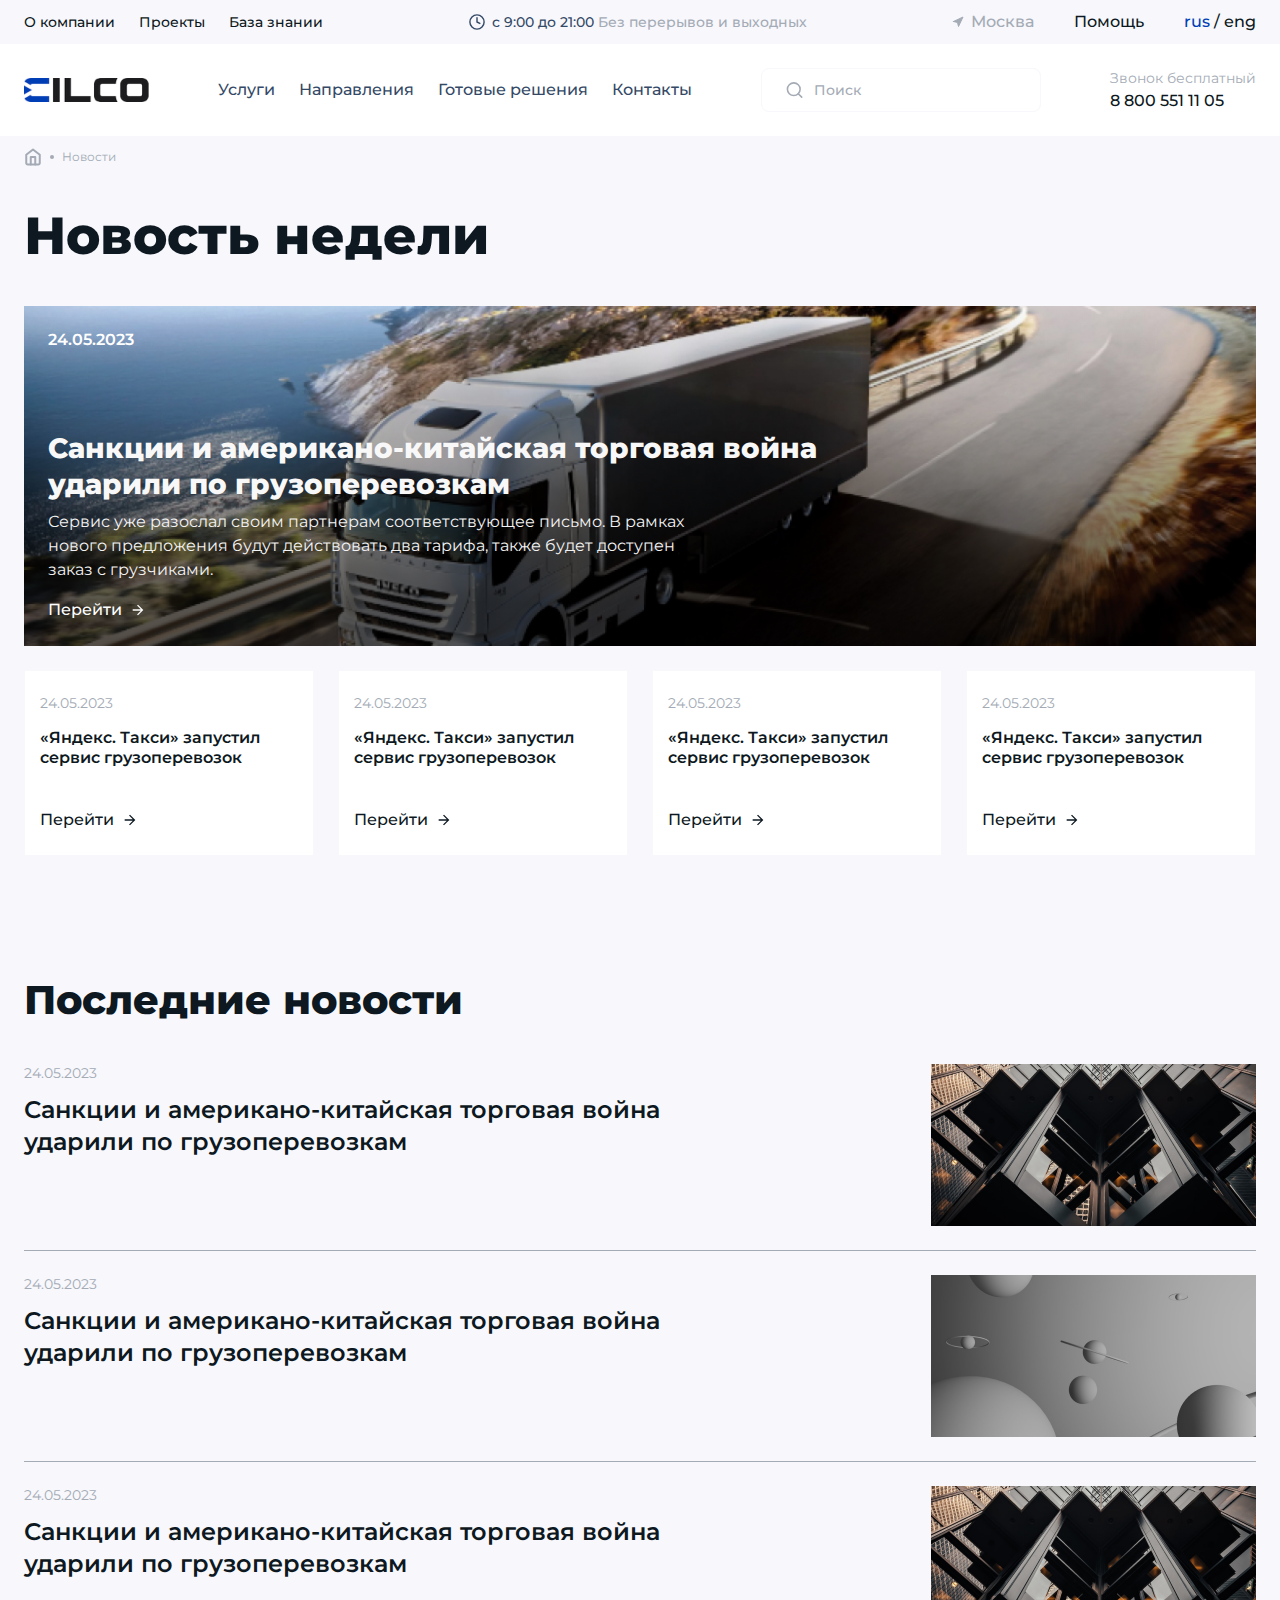
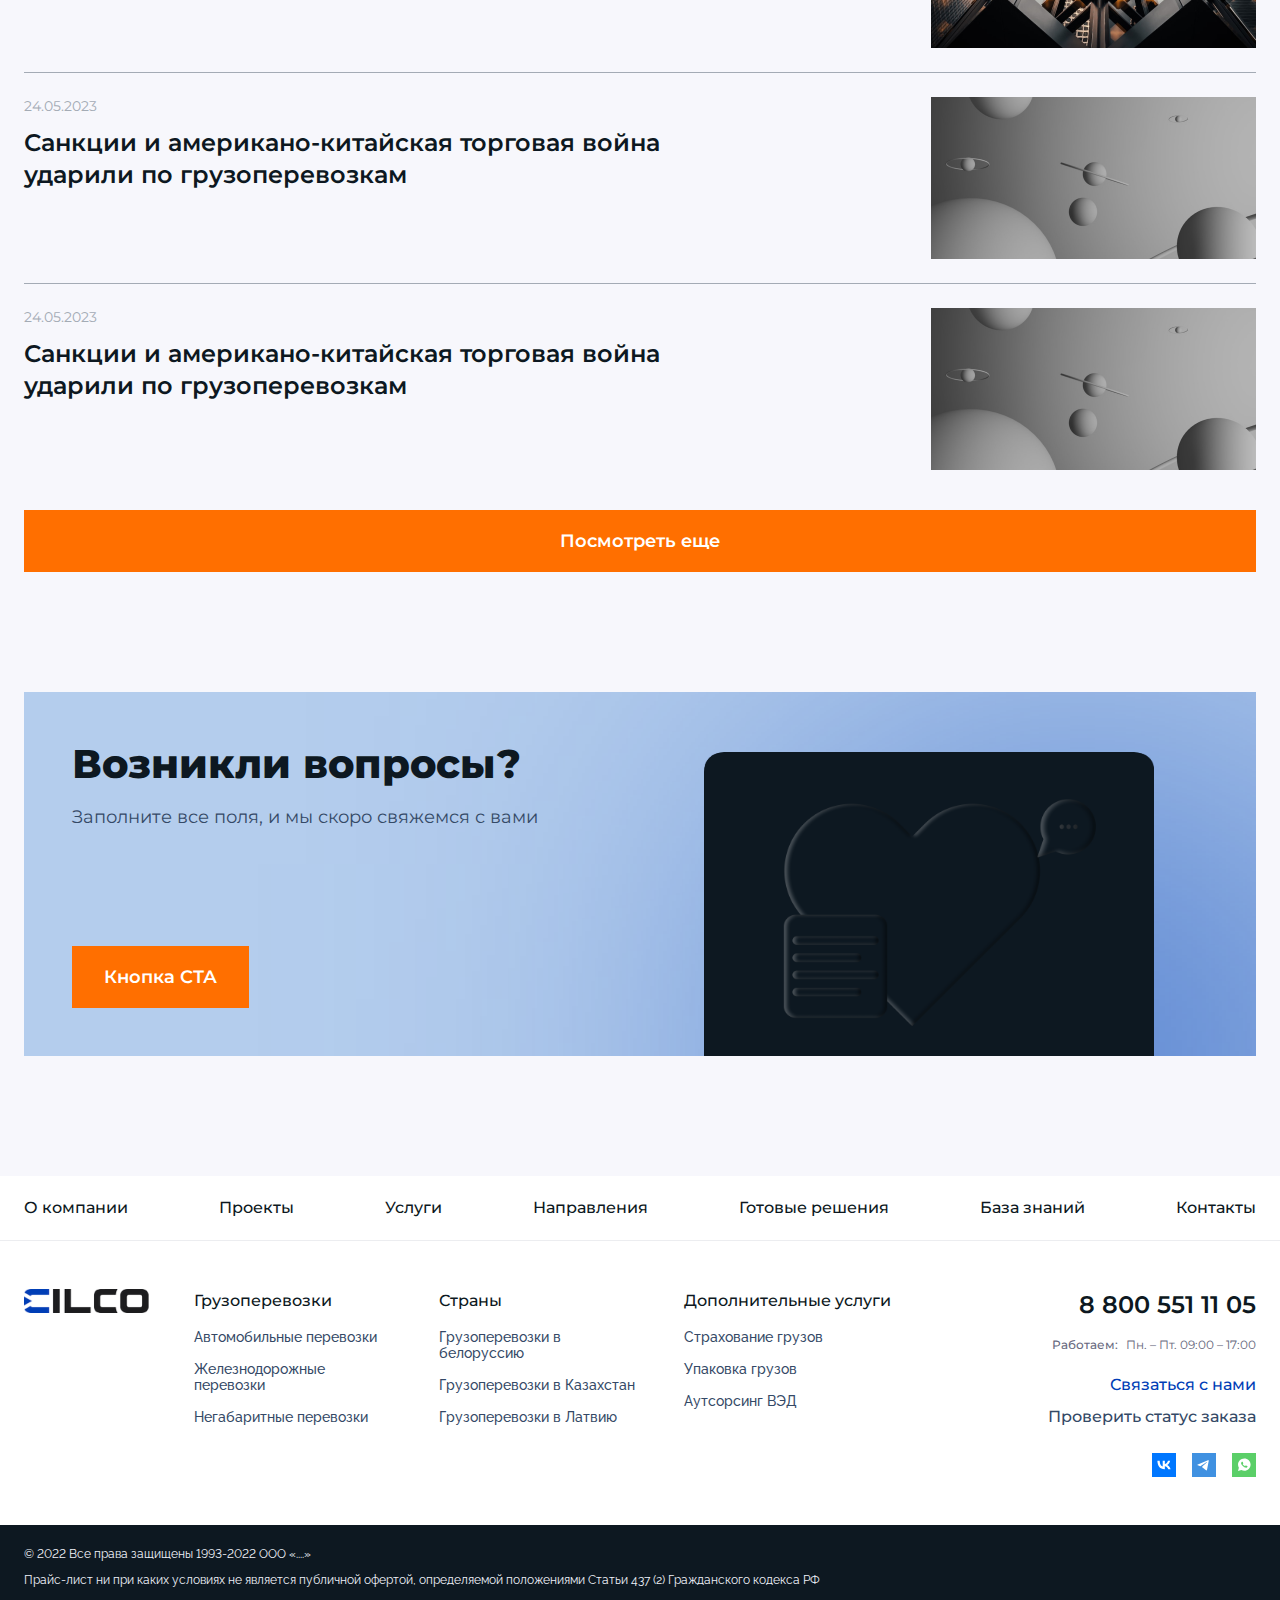
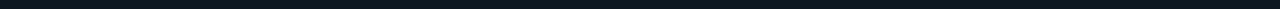
<file: articles.html>
<!DOCTYPE html>
<html lang="ru">
	<head>
		<meta http-equiv="Content-Type" content="text/html; charset=utf-8">

		<!-- Adapting the page for mobile devices -->
		<meta name="viewport" content="width=device-width, initial-scale=1, maximum-scale=1">

		<!-- Prohibition of phone number recognition -->
		<meta name="format-detection" content="telephone=no">
		<meta name="SKYPE_TOOLBAR" content ="SKYPE_TOOLBAR_PARSER_COMPATIBLE">

		<!-- Page title -->
		<title>Заголовок страницы</title>

		<!-- Meta description -->
		<meta name="description" content="">

		<!-- Meta Keywords -->
		<meta name="keywords" content="">

		<!-- Changing the color of the mobile browser panel -->
		<meta name="msapplication-TileColor" content="#003EB6">
		<meta name="theme-color" content="#003EB6">

		<!-- Connecting fonts from Google -->
		<link rel="preconnect" href="https://fonts.googleapis.com">
		<link rel="preconnect" href="https://fonts.gstatic.com" crossorigin>
		<link href="https://fonts.googleapis.com/css2?family=Golos+Text:wght@400..900&family=Montserrat:ital,wght@0,100..900;1,100..900&family=Raleway:ital,wght@0,100..900;1,100..900&display=swap" rel="stylesheet">

		<!-- Connecting style files -->
		<link rel="stylesheet" href="css/swiper-bundle.min.css" async>
		<link rel="stylesheet" href="css/swiper.css" async>
		<link rel="stylesheet" href="css/fancybox.css" async>
		<link rel="stylesheet" href="css/styles.css" async>

		<link rel="stylesheet" href="css/response_1439.css" media="print, (max-width: 1439px)" async>
		<link rel="stylesheet" href="css/response_1279.css" media="print, (max-width: 1279px)" async>
		<link rel="stylesheet" href="css/response_1023.css" media="print, (max-width: 1023px)" async>
		<link rel="stylesheet" href="css/response_767.css" media="print, (max-width: 767px)" async>
		<link rel="stylesheet" href="css/response_479.css" media="(max-width: 479px)" async>
	</head>

	<body>
		<div class="wrap">
			<div class="main">
				<header>
					<button class="mob_close_btn"></button>

					<div class="scroll">
						<div class="top">
							<div class="cont row">
								<div class="links">
									<div><a href="/">О компании</a></div>

									<div><a href="/">Проекты</a></div>

									<div><a href="/">База знании</a></div>
								</div>

								<div class="work_time">
									<svg class="icon"><use xlink:href="images/sprite.svg#ic_time"></use></svg>

									<div>с 9:00 до 21:00 <span>Без перерывов и выходных</span></div>
								</div>

								<div class="city">
									<svg class="icon"><use xlink:href="images/sprite.svg#ic_location"></use></svg>

									<span>Москва</span>
								</div>

								<div class="help_link"><a href="/">Помощь</a></div>

								<div class="langs">
									<a class="active">rus</a> / <a href="/">eng</a>
								</div>
							</div>
						</div>


						<div class="data">
							<div class="cont row">
								<a href="/" class="logo">
									<img src="images/logo.png" alt="">
								</a>

								<nav class="menu row">
									<div class="menu_item">
										<a href="/" class="sub_link">Услуги</a>

										<div class="sub_menu sub_menu_services">
											<div class="cont">
												<div class="row">
													<div><a href="/">
														<div class="icon">
															<svg><use xlink:href="images/sprite.svg#ic_service1"></use></svg>
														</div>

														<span>Автомобильные перевозки</span>
													</a></div>

													<div><a href="/">
														<div class="icon">
															<svg><use xlink:href="images/sprite.svg#ic_service8"></use></svg>
														</div>

														<span>Проектная логистика</span>
													</a></div>

													<div><a href="/">
														<div class="icon">
															<svg><use xlink:href="images/sprite.svg#ic_service4"></use></svg>
														</div>

														<span>Авиаперевозки</span>
													</a></div>

													<div><a href="/">
														<div class="icon">
															<svg><use xlink:href="images/sprite.svg#ic_service2"></use></svg>
														</div>

														<span>Негабаритные перевозки</span>
													</a></div>

													<div><a href="/">
														<div class="icon">
															<svg><use xlink:href="images/sprite.svg#ic_service9"></use></svg>
														</div>

														<span>Управление цепями поставок</span>
													</a></div>

													<div><a href="/">
														<div class="icon">
															<svg><use xlink:href="images/sprite.svg#ic_service10"></use></svg>
														</div>

														<span>Контейнерные перевозки</span>
													</a></div>

													<div><a href="/">
														<div class="icon">
															<svg><use xlink:href="images/sprite.svg#ic_service11"></use></svg>
														</div>

														<span>Перевозка опасных грузов</span>
													</a></div>

													<div><a href="/">
														<div class="icon">
															<svg><use xlink:href="images/sprite.svg#ic_service3"></use></svg>
														</div>

														<span>Железнодорожные перевозки</span>
													</a></div>

													<div><a href="/">
														<div class="icon">
															<svg><use xlink:href="images/sprite.svg#ic_service6"></use></svg>
														</div>

														<span>Сборные грузы</span>
													</a></div>

													<div><a href="/">
														<div class="icon">
															<svg><use xlink:href="images/sprite.svg#ic_service12"></use></svg>
														</div>

														<span>Перевозка генеральных грузов</span>
													</a></div>

													<div><a href="/">
														<div class="icon">
															<svg><use xlink:href="images/sprite.svg#ic_service13"></use></svg>
														</div>

														<span>Мультимодальные перевозки</span>
													</a></div>

													<div><a href="/">
														<div class="icon">
															<svg><use xlink:href="images/sprite.svg#ic_service14"></use></svg>
														</div>

														<span>Финансовая логистика</span>
													</a></div>
												</div>
											</div>
										</div>
									</div>

									<div class="menu_item">
										<a href="/" class="sub_link">Направления</a>

										<div class="sub_menu sub_menu_directions">
											<div class="cont">
												<div class="row">
													<div class="directions level1">
														<div><a href="/" data-level2="1">
															<div class="icon">
																<svg><use xlink:href="images/sprite.svg#ic_direction1"></use></svg>
															</div>

															<span>По странам</span>

															<svg class="arr"><use xlink:href="images/sprite.svg#ic_arr_hor"></use></svg>
														</a></div>

														<div><a href="/" data-level2="2">
															<div class="icon">
																<svg><use xlink:href="images/sprite.svg#ic_direction2"></use></svg>
															</div>

															<span>По отрасли</span>

															<svg class="arr"><use xlink:href="images/sprite.svg#ic_arr_hor"></use></svg>
														</a></div>

														<div><a href="/" data-level2="3">
															<div class="icon">
																<svg><use xlink:href="images/sprite.svg#ic_direction3"></use></svg>
															</div>

															<span>Труднодоступные регионы</span>

															<svg class="arr"><use xlink:href="images/sprite.svg#ic_arr_hor"></use></svg>
														</a></div>

														<div><a href="/" data-level2="4">
															<div class="icon">
																<svg><use xlink:href="images/sprite.svg#ic_direction4"></use></svg>
															</div>

															<span>Дополнительно</span>

															<svg class="arr"><use xlink:href="images/sprite.svg#ic_arr_hor"></use></svg>
														</a></div>
													</div>


													<div class="level2 level2_1 countries">
														<div class="row">
															<div class="countries_level1">
																<div><a href="/" class="btn" data-level2="1">
																	<div class="icon">
																		<svg><use xlink:href="images/sprite.svg#ic_services_country1"></use></svg>
																	</div>

																	<span>Импортные перевозки</span>

																	<svg class="arr"><use xlink:href="images/sprite.svg#ic_arr_hor"></use></svg>
																</a></div>

																<div><a href="/" class="btn" data-level2="1">
																	<div class="icon">
																		<svg><use xlink:href="images/sprite.svg#ic_services_country2"></use></svg>
																	</div>

																	<span>Экспортные перевозки</span>

																	<svg class="arr"><use xlink:href="images/sprite.svg#ic_arr_hor"></use></svg>
																</a></div>
															</div>


															<div class="countries_level2 countries_level2_1">
																<div><a href="/" class="btn" data-level3="1">
																	<span>Азия</span>

																	<svg class="arr"><use xlink:href="images/sprite.svg#ic_arr_hor"></use></svg>
																</a></div>

																<div><a href="/" class="btn" data-level3="1">
																	<span>Европа</span>

																	<svg class="arr"><use xlink:href="images/sprite.svg#ic_arr_hor"></use></svg>
																</a></div>

																<div><a href="/" class="btn" data-level3="1">
																	<span>Северная Америка</span>

																	<svg class="arr"><use xlink:href="images/sprite.svg#ic_arr_hor"></use></svg>
																</a></div>

																<div><a href="/" class="btn" data-level3="1">
																	<span>Южная Америка</span>

																	<svg class="arr"><use xlink:href="images/sprite.svg#ic_arr_hor"></use></svg>
																</a></div>

																<div><a href="/" class="btn" data-level3="1">
																	<span>Африка</span>

																	<svg class="arr"><use xlink:href="images/sprite.svg#ic_arr_hor"></use></svg>
																</a></div>

																<div><a href="/" class="btn" data-level3="1">
																	<span>Австралия и Океания</span>

																	<svg class="arr"><use xlink:href="images/sprite.svg#ic_arr_hor"></use></svg>
																</a></div>
															</div>


															<div class="countries_level3 countries_level3_1">
																<div><a href="/" class="btn">
																	<span>Австрия</span>
																</a></div>

																<div><a href="/" class="btn">
																	<span>Болгария</span>
																</a></div>

																<div><a href="/" class="btn">
																	<span>Бельгия</span>
																</a></div>

																<div><a href="/" class="btn">
																	<span>Венгрия</span>
																</a></div>

																<div><a href="/" class="btn">
																	<span>Великобритания</span>
																</a></div>

																<div><a href="/" class="btn">
																	<span>Германия</span>
																</a></div>

																<div><a href="/" class="btn">
																	<span>Греция</span>
																</a></div>

																<div><a href="/" class="btn">
																	<span>Дания</span>
																</a></div>

																<div><a href="/" class="btn">
																	<span>Испания</span>
																</a></div>

																<div><a href="/" class="btn">
																	<span>Италия</span>
																</a></div>

																<div><a href="/" class="btn">
																	<span>Литва</span>
																</a></div>

																<div><a href="/" class="btn">
																	<span>Нидерланды</span>
																</a></div>

																<div><a href="/" class="btn">
																	<span>Норвегия</span>
																</a></div>

																<div><a href="/" class="btn">
																	<span>Польша</span>
																</a></div>

																<div><a href="/" class="btn">
																	<span>Португалия</span>
																</a></div>

																<div><a href="/" class="btn">
																	<span>Румыния</span>
																</a></div>

																<div><a href="/" class="btn">
																	<span>Сербия</span>
																</a></div>

																<div><a href="/" class="btn">
																	<span>Словения</span>
																</a></div>

																<div><a href="/" class="btn">
																	<span>Турция</span>
																</a></div>

																<div><a href="/" class="btn">
																	<span>Финляндия</span>
																</a></div>

																<div><a href="/" class="btn">
																	<span>Франция</span>
																</a></div>

																<div><a href="/" class="btn">
																	<span>Чехия</span>
																</a></div>

																<div><a href="/" class="btn">
																	<span>Швейцария</span>
																</a></div>

																<div><a href="/" class="btn">
																	<span>Швеция</span>
																</a></div>
															</div>
														</div>
													</div>


													<div class="level2 level2_2 industry">
														<div><a href="/">
															<div class="icon">
																<svg><use xlink:href="images/sprite.svg#ic_services_industry1"></use></svg>
															</div>

															<span>Сельское хозяйство</span>
														</a></div>

														<div><a href="/">
															<div class="icon">
																<svg><use xlink:href="images/sprite.svg#ic_services_industry2"></use></svg>
															</div>

															<span>Химическая промышленность</span>
														</a></div>

														<div><a href="/">
															<div class="icon">
																<svg><use xlink:href="images/sprite.svg#ic_services_industry3"></use></svg>
															</div>

															<span>Машиностроение</span>
														</a></div>

														<div><a href="/">
															<div class="icon">
																<svg><use xlink:href="images/sprite.svg#ic_services_industry4"></use></svg>
															</div>

															<span>Добыча полезных ископаемых</span>
														</a></div>

														<div><a href="/">
															<div class="icon">
																<svg><use xlink:href="images/sprite.svg#ic_services_industry5"></use></svg>
															</div>

															<span>Энергетика</span>
														</a></div>

														<div><a href="/">
															<div class="icon">
																<svg><use xlink:href="images/sprite.svg#ic_services_industry6"></use></svg>
															</div>

															<span>Медицина</span>
														</a></div>

														<div><a href="/">
															<div class="icon">
																<svg><use xlink:href="images/sprite.svg#ic_services_industry7"></use></svg>
															</div>

															<span>Пищевая промышленность</span>
														</a></div>
													</div>


													<div class="level2 level2_3 regions">
														<div><a href="/">Норильск</a></div>

														<div><a href="/">Нерюнгри</a></div>

														<div><a href="/">Певек</a></div>

														<div><a href="/">Мирный</a></div>

														<div><a href="/">Усинск</a></div>

														<div><a href="/">Нарьян-Мар</a></div>

														<div><a href="/">Калининград</a></div>

														<div><a href="/">Магадан</a></div>

														<div><a href="/">Южно-Сахалинск</a></div>

														<div><a href="/">Камчатка</a></div>

														<div><a href="/">Бодайбо</a></div>

														<div><a href="/">Анадырь</a></div>

														<div><a href="/">Воркута</a></div>

														<div><a href="/">Комсомольск-на-Амуре</a></div>
													</div>


													<div class="level2 level2_4 additional">
														<div><a href="/">
															<div class="icon">
																<svg><use xlink:href="images/sprite.svg#ic_services_additional1"></use></svg>
															</div>

															<span>Таможенное оформление</span>
														</a></div>

														<div><a href="/">
															<div class="icon">
																<svg><use xlink:href="images/sprite.svg#ic_services_additional2"></use></svg>
															</div>

															<span>Поиск и подбор поставщиков</span>
														</a></div>

														<div><a href="/">
															<div class="icon">
																<svg><use xlink:href="images/sprite.svg#ic_services_additional3"></use></svg>
															</div>

															<span>Юр. сопровождение ВЭД</span>
														</a></div>

														<div><a href="/">
															<div class="icon">
																<svg><use xlink:href="images/sprite.svg#ic_services_additional4"></use></svg>
															</div>

															<span>Ответственное хранение</span>
														</a></div>

														<div><a href="/">
															<div class="icon">
																<svg><use xlink:href="images/sprite.svg#ic_services_additional5"></use></svg>
															</div>

															<span>Страхование грузов</span>
														</a></div>

														<div><a href="/">
															<div class="icon">
																<svg><use xlink:href="images/sprite.svg#ic_services_additional6"></use></svg>
															</div>

															<span>Сертификация</span>
														</a></div>

														<div><a href="/">
															<div class="icon">
																<svg><use xlink:href="images/sprite.svg#ic_services_additional7"></use></svg>
															</div>

															<span>Маркировка груза</span>
														</a></div>
													</div>
												</div>
											</div>
										</div>
									</div>

									<div class="menu_item">
										<a href="/" class="sub_link">Готовые решения</a>

										<div class="sub_menu sub_menu_solutions">
											<div class="cont">
												<div class="row">
													<div><a href="/">
														<div class="icon">
															<svg><use xlink:href="images/sprite.svg#ic_solution1"></use></svg>
														</div>

														<span>Перевозка спецтехники</span>
													</a></div>

													<div><a href="/">
														<div class="icon">
															<svg><use xlink:href="images/sprite.svg#ic_solution2"></use></svg>
														</div>

														<span>Перевозка наливной химии</span>
													</a></div>

													<div><a href="/">
														<div class="icon">
															<svg><use xlink:href="images/sprite.svg#ic_solution3"></use></svg>
														</div>

														<span>Перевозка мобальных заводов</span>
													</a></div>

													<div><a href="/">
														<div class="icon">
															<svg><use xlink:href="images/sprite.svg#ic_solution4"></use></svg>
														</div>

														<span>Перевозка пищевого оборудования</span>
													</a></div>

													<div><a href="/">
														<div class="icon">
															<svg><use xlink:href="images/sprite.svg#ic_solution5"></use></svg>
														</div>

														<span>Перевозка пиротехники</span>
													</a></div>

													<div><a href="/">
														<div class="icon">
															<svg><use xlink:href="images/sprite.svg#ic_solution6"></use></svg>
														</div>

														<span>Перевозка медицинской техники</span>
													</a></div>

													<div><a href="/">
														<div class="icon">
															<svg><use xlink:href="images/sprite.svg#ic_solution7"></use></svg>
														</div>

														<span>Перевозка производственных линий</span>
													</a></div>

													<div><a href="/">
														<div class="icon">
															<svg><use xlink:href="images/sprite.svg#ic_solution8"></use></svg>
														</div>

														<span>Перевозка подъемного оборудования</span>
													</a></div>
												</div>
											</div>
										</div>
									</div>

									<!-- <div class="menu_item">
										<a href="/">Маршруты</a>
									</div> -->

									<div class="menu_item">
										<a href="/">Контакты</a>
									</div>
								</nav>

								<form action="" class="search">
									<svg class="icon"><use xlink:href="images/sprite.svg#ic_search"></use></svg>

									<input type="text" name="" value="" class="input" placeholder="Поиск">
								</form>

								<div class="phone">
									<div>Звонок бесплатный</div>

									<div><a href="te:8 800 551 11 05">8 800 551 11 05</a></div>
								</div>
							</div>
						</div>
					</div>
				</header>


				<section class="mob_header">
					<div class="cont row">
						<a href="/" class="logo">
							<img src="images/logo.png" alt="">
						</a>

						<div class="phone">
							<div>Звонок бесплатный</div>

							<div><a href="te:8 800 551 11 05">8 800 551 11 05</a></div>
						</div>

						<button class="mob_menu_btn">
							<span></span>
						</button>
					</div>
				</section>


				<section class="page_head">
					<div class="cont">
						<div class="breadcrumbs">
							<a href="/">
								<svg class="icon"><use xlink:href="images/sprite.svg#ic_home"></use></svg>
							</a>

							<span class="sep"></span>

							<span class="current">Новости</span>
						</div>

						<h1 class="page_title">Новость недели</h1>
					</div>
				</section>


				<section class="articles block big_m">
					<div class="cont">
						<div class="of_the_week">
							<a href="/" class="main_article">
								<div class="thumb">
									<img src="images/tmp/main_article_thumb.jpg" alt="" loading="lazy">
								</div>

								<div class="date">24.05.2023</div>

								<div class="name">Санкции и американо-китайская торговая война ударили по грузоперевозкам</div>

								<div class="desc">Сервис уже разослал своим партнерам соответствующее письмо. В рамках нового предложения будут действовать два тарифа, также будет доступен заказ с грузчиками.</div>

								<div class="link">
									<span>Перейти</span>
									<svg class="icon"><use xlink:href="images/sprite.svg#ic_arrow_hor"></use></svg>
								</div>
							</a>

							<div class="row">
								<a href="/" class="article">
									<div class="date">24.05.2023</div>

									<div class="name">«Яндекс. Такси» запустил сервис грузоперевозок</div>

									<div class="link">
										<span>Перейти</span>
										<svg class="icon"><use xlink:href="images/sprite.svg#ic_arrow_hor"></use></svg>
									</div>
								</a>

								<a href="/" class="article">
									<div class="date">24.05.2023</div>

									<div class="name">«Яндекс. Такси» запустил сервис грузоперевозок</div>

									<div class="link">
										<span>Перейти</span>
										<svg class="icon"><use xlink:href="images/sprite.svg#ic_arrow_hor"></use></svg>
									</div>
								</a>

								<a href="/" class="article">
									<div class="date">24.05.2023</div>

									<div class="name">«Яндекс. Такси» запустил сервис грузоперевозок</div>

									<div class="link">
										<span>Перейти</span>
										<svg class="icon"><use xlink:href="images/sprite.svg#ic_arrow_hor"></use></svg>
									</div>
								</a>

								<a href="/" class="article">
									<div class="date">24.05.2023</div>

									<div class="name">«Яндекс. Такси» запустил сервис грузоперевозок</div>

									<div class="link">
										<span>Перейти</span>
										<svg class="icon"><use xlink:href="images/sprite.svg#ic_arrow_hor"></use></svg>
									</div>
								</a>
							</div>
						</div>
					</div>
				</section>


				<section class="articles block big_m">
					<div class="cont">
						<div class="block_head">
							<div class="title">Последние новости</div>
						</div>

						<div class="list">
							<a href="/" class="article">
								<div class="info">
									<div class="date">24.05.2023</div>

									<div class="name">Санкции и американо-китайская торговая война ударили по грузоперевозкам</div>
								</div>

								<div class="thumb">
									<img src="images/tmp/list_article_thumb1.jpg" alt="" loading="lazy">
								</div>
							</a>

							<a href="/" class="article">
								<div class="info">
									<div class="date">24.05.2023</div>

									<div class="name">Санкции и американо-китайская торговая война ударили по грузоперевозкам</div>
								</div>

								<div class="thumb">
									<img src="images/tmp/list_article_thumb2.jpg" alt="" loading="lazy">
								</div>
							</a>

							<a href="/" class="article">
								<div class="info">
									<div class="date">24.05.2023</div>

									<div class="name">Санкции и американо-китайская торговая война ударили по грузоперевозкам</div>
								</div>

								<div class="thumb">
									<img src="images/tmp/list_article_thumb1.jpg" alt="" loading="lazy">
								</div>
							</a>

							<a href="/" class="article">
								<div class="info">
									<div class="date">24.05.2023</div>

									<div class="name">Санкции и американо-китайская торговая война ударили по грузоперевозкам</div>
								</div>

								<div class="thumb">
									<img src="images/tmp/list_article_thumb2.jpg" alt="" loading="lazy">
								</div>
							</a>

							<a href="/" class="article">
								<div class="info">
									<div class="date">24.05.2023</div>

									<div class="name">Санкции и американо-китайская торговая война ударили по грузоперевозкам</div>
								</div>

								<div class="thumb">
									<img src="images/tmp/list_article_thumb2.jpg" alt="" loading="lazy">
								</div>
							</a>
						</div>

						<div class="more">
							<button class="btn">Посмотреть еще</button>
						</div>
					</div>
				</section>


				<section class="action_block block big_m animate">
					<div class="cont">
						<div class="data">
							<div class="block_head">
								<div class="title">Возникли вопросы?</div>

								<div class="desc">Заполните все поля, и мы скоро свяжемся с вами</div>
							</div>

							<div>
								<button class="btn">Кнопка СТА</button>
							</div>

							<!-- <form action="" class="form">
								<div class="line">
									<div class="label">Введите имя *</div>

									<div class="field">
										<input type="text" name="" value="" class="input">
									</div>
								</div>

								<div class="line">
									<div class="label">Введите телефон *</div>

									<div class="field">
										<input type="tel" name="" value="" class="input">
									</div>
								</div>

								<div class="line">
									<div class="label">Электронная почта *</div>

									<div class="field">
										<input type="email" name="" value="" class="input">
									</div>
								</div>

								<div class="submit">
									<button type="submit" class="submit_btn">Отправить</button>
								</div>

								<div class="agree">
									<label class="checkbox">
										<input type="checkbox" name="agree" checked>

										<div class="check">
											<svg><use xlink:href="images/sprite.svg#ic_check"></use></svg>
										</div>

										<div>Даю свое согласие на обработку персональных данных</div>
									</label>
								</div>
							</form> -->

							<div class="img">
								<img src="images/tmp/action_block_img.png" alt="" loading="lazy">

								<!-- <svg viewBox="0 0 314 260" fill="none" xmlns="http://www.w3.org/2000/svg">
									<path d="M1.5 89.5V225.4H173" stroke="white" stroke-width="2" stroke-miterlimit="10"/>
									<path d="M192.8 6.30005H312.8V160" stroke="white" stroke-width="2" stroke-miterlimit="10"/>
									<path d="M236.5 202.6H32.2001C25.4001 202.6 19.8 197.1 19.8 190.2V41.4C19.8 34.6 25.3001 29 32.2001 29H43.2001" stroke="white" stroke-width="2" stroke-miterlimit="10"/>
									<path d="M114.6 29H282C288.8 29 294.4 34.5 294.4 41.4V183.5" stroke="white" stroke-width="2" stroke-miterlimit="10"/>
									<path d="M245.9 84.7H132.2C125.9 84.7 120.9 79.6 120.9 73.4V71.7C120.9 65.4 126 60.4 132.2 60.4H245.9C252.2 60.4 257.2 65.5 257.2 71.7V73.4C257.2 79.7 252.2 84.7 245.9 84.7Z" stroke="white" stroke-width="2" stroke-miterlimit="10"/>
									<path d="M245.9 128H132.2C125.9 128 120.9 122.9 120.9 116.7V115C120.9 108.7 126 103.7 132.2 103.7H245.9C252.2 103.7 257.2 108.8 257.2 115V116.7C257.2 122.9 252.2 128 245.9 128Z" stroke="white" stroke-width="2" stroke-miterlimit="10"/>
									<path d="M220.7 171.2H132.2C125.9 171.2 120.9 166.1 120.9 159.9V158.2C120.9 151.9 126 146.9 132.2 146.9H245.9C252.2 146.9 257.2 152 257.2 158.2V159.9C257.2 166.2 252.1 171.2 245.9 171.2H238.1" stroke="white" stroke-width="2" stroke-miterlimit="10"/>
									<path d="M64.2 93C64.2 87 65.1 81.9 66.8 77.6C68.5 73.3 70.7 69.5 73.2 66.2C75.7 62.9 78.3 59.8 80.8 56.9C83.3 54 85.5 51 87.2 47.8C88.9 44.6 89.8 41 89.8 37V36.9C89.8 32.9 88.8 29.8 86.8 27.6C84.8 25.4 82 24.3 78.4 24.3C74.9 24.3 72.1 25.5 70.1 28C68.1 30.4 67.1 33.9 67 38.3V38.4H41.9V38.3C42.4 26.6 45.8 17.5 52.1 11.1C58.4 4.7 67.1 1.5 78.2 1.5C89.8 1.5 98.8 4.4 105.2 10.1C111.6 15.8 114.7 24 114.7 34.5V34.6C114.7 39.3 114.1 43.5 112.8 47.1C111.5 50.7 109.9 54 107.8 56.9C105.8 59.8 103.6 62.6 101.4 65.3C99.2 68 97 70.6 95 73.3C93 76 91.3 79 90 82.2C88.7 85.4 88.1 89.1 88.1 93.2H64.2V93ZM64.2 131.2V107H88.4V131.2H64.2Z" stroke="white" stroke-width="2" stroke-miterlimit="10"/>
									<path d="M246 224.4L218.7 166C216.9 162.2 218.6 157.6 222.4 155.8C226.2 154 230.8 155.7 232.6 159.5L251.1 199.2" stroke="white" stroke-width="2" stroke-miterlimit="10"/>
									<path d="M265.2 193.1L261.5 185.2C259.7 181.3 255.1 179.6 251.2 181.4L244.3 184.6" stroke="white" stroke-width="2" stroke-miterlimit="10"/>
									<path d="M281.7 192.2L278.1 184.5C276.3 180.6 271.7 178.9 267.8 180.7L260.9 183.9" stroke="white" stroke-width="2" stroke-miterlimit="10"/>
									<path d="M241.5 214.9L228.7 210.2C224 208.5 218.9 210.9 217.2 215.6C215.7 219.8 217.5 224.5 221.4 226.6L263.5 249.1L267.8 258.4L308.2 239.6L305.9 207.6L294.7 183.6C292.9 179.7 288.3 178 284.4 179.8L277.5 183" stroke="white" stroke-width="2" stroke-miterlimit="10"/>
								</svg> -->
							</div>
						</div>
					</div>
				</section>
			</div>


			<footer>
				<div class="top">
					<div class="cont">
						<div class="menu">
							<div><a href="/">О компании</a></div>

							<div><a href="/">Проекты</a></div>

							<div><a href="/">Услуги</a></div>

							<div><a href="/">Направления</a></div>

							<div><a href="/">Готовые решения</a></div>

							<div><a href="/">База знаний</a></div>

							<div><a href="/">Контакты</a></div>
						</div>
					</div>
				</div>

				<div class="data">
					<div class="cont row">
						<div class="logo">
							<img src="images/logo.png" alt="">
						</div>

						<div class="links">
							<div class="title">Грузоперевозки</div>

							<div class="items">
								<div><a href="/">Автомобильные перевозки</a></div>

								<div><a href="/">Железнодорожные перевозки</a></div>

								<div><a href="/">Негабаритные перевозки</a></div>
							</div>
						</div>

						<div class="links">
							<div class="title">Страны</div>

							<div class="items">
								<div><a href="/">Грузоперевозки в белоруссию</a></div>

								<div><a href="/">Грузоперевозки в Казахстан</a></div>

								<div><a href="/">Грузоперевозки в Латвию</a></div>
							</div>
						</div>

						<!-- <div class="links">
							<div class="title">Отраслевые решения</div>

							<div class="items">
								<div><a href="/">Перевозка оборудования для нефтегазовой отрасли</a></div>

								<div><a href="/">Перевозка продукции для машиностроительной отралси</a></div>

								<div><a href="/">Перевозка оборудования для медицинской отрасли</a></div>
							</div>
						</div> -->

						<div class="links">
							<div class="title">Дополнительные услуги</div>

							<div class="items">
								<div><a href="/">Страхование грузов</a></div>

								<div><a href="/">Упаковка грузов</a></div>

								<div><a href="/">Аутсорсинг ВЭД</a></div>
							</div>
						</div>

						<div class="contacts">
							<div class="phone">
								<a href="tel:8 800 551 11 05">8 800 551 11 05</a>
							</div>

							<div class="work_time">
								<div class="label">Работаем:</div>

								<div class="val">Пн. – Пт. 09:00 – 17:00</div>
							</div>

							<button class="feedback_btn modal_btn" data-modal="feedback_modal">Связаться с нами</button>

							<button class="check_order_btn">Проверить статус заказа</button>

							<div class="socials">
								<a href="/" target="_blank" rel="noopener nofollow">
									<img src="images/ic_vk.svg" alt="" loading="lazy">
								</a>

								<a href="/" target="_blank" rel="noopener nofollow">
									<img src="images/ic_tg.svg" alt="" loading="lazy">
								</a>

								<a href="/" target="_blank" rel="noopener nofollow">
									<img src="images/ic_whatsapp.svg" alt="" loading="lazy">
								</a>
							</div>
						</div>
					</div>
				</div>

				<div class="bottom">
					<div class="cont">
						<div class="copyright">&copy; 2022 Все права защищены 1993-2022 ООО «....»</div>

						<div class="exp">Прайс-лист ни при каких условиях не является публичной офертой, определяемой положениями Статьи 437 (2) Гражданского кодекса РФ</div>
					</div>
				</div>
			</footer>


			<div class="overlay"></div>
		</div>


		<section class="modal" id="feedback_modal">
			<div class="modal_title">Заголовок</div>

			<form action="" class="form">
				<div class="line">
					<div class="label">Введите имя *</div>

					<div class="field">
						<input type="text" name="" value="" class="input">
					</div>
				</div>

				<div class="line">
					<div class="label">Введите телефон *</div>

					<div class="field">
						<input type="tel" name="" value="" class="input">
					</div>
				</div>

				<div class="line">
					<div class="label">Электронная почта *</div>

					<div class="field">
						<input type="email" name="" value="" class="input">
					</div>
				</div>

				<div class="submit">
					<button type="submit" class="submit_btn">Отправить</button>
				</div>

				<div class="agree">
					<label class="checkbox">
						<input type="checkbox" name="agree" checked>

						<div class="check">
							<svg><use xlink:href="images/sprite.svg#ic_check"></use></svg>
						</div>

						<div>Даю свое согласие на обработку персональных данных</div>
					</label>
				</div>
			</form>
		</section>


		<!-- Connecting javascript files -->
		<script src="js/jquery-3.6.3.min.js"></script>
		<script src="js/functions.js"></script>
		<script src="js/swiper-bundle.min.js"></script>
		<script src="js/fancybox.js"></script>
		<script src="js/nice-select2.js"></script>
		<script src="js/imask.js"></script>
		<script src="js/scripts.js"></script>
	</body>
</html>
</file>
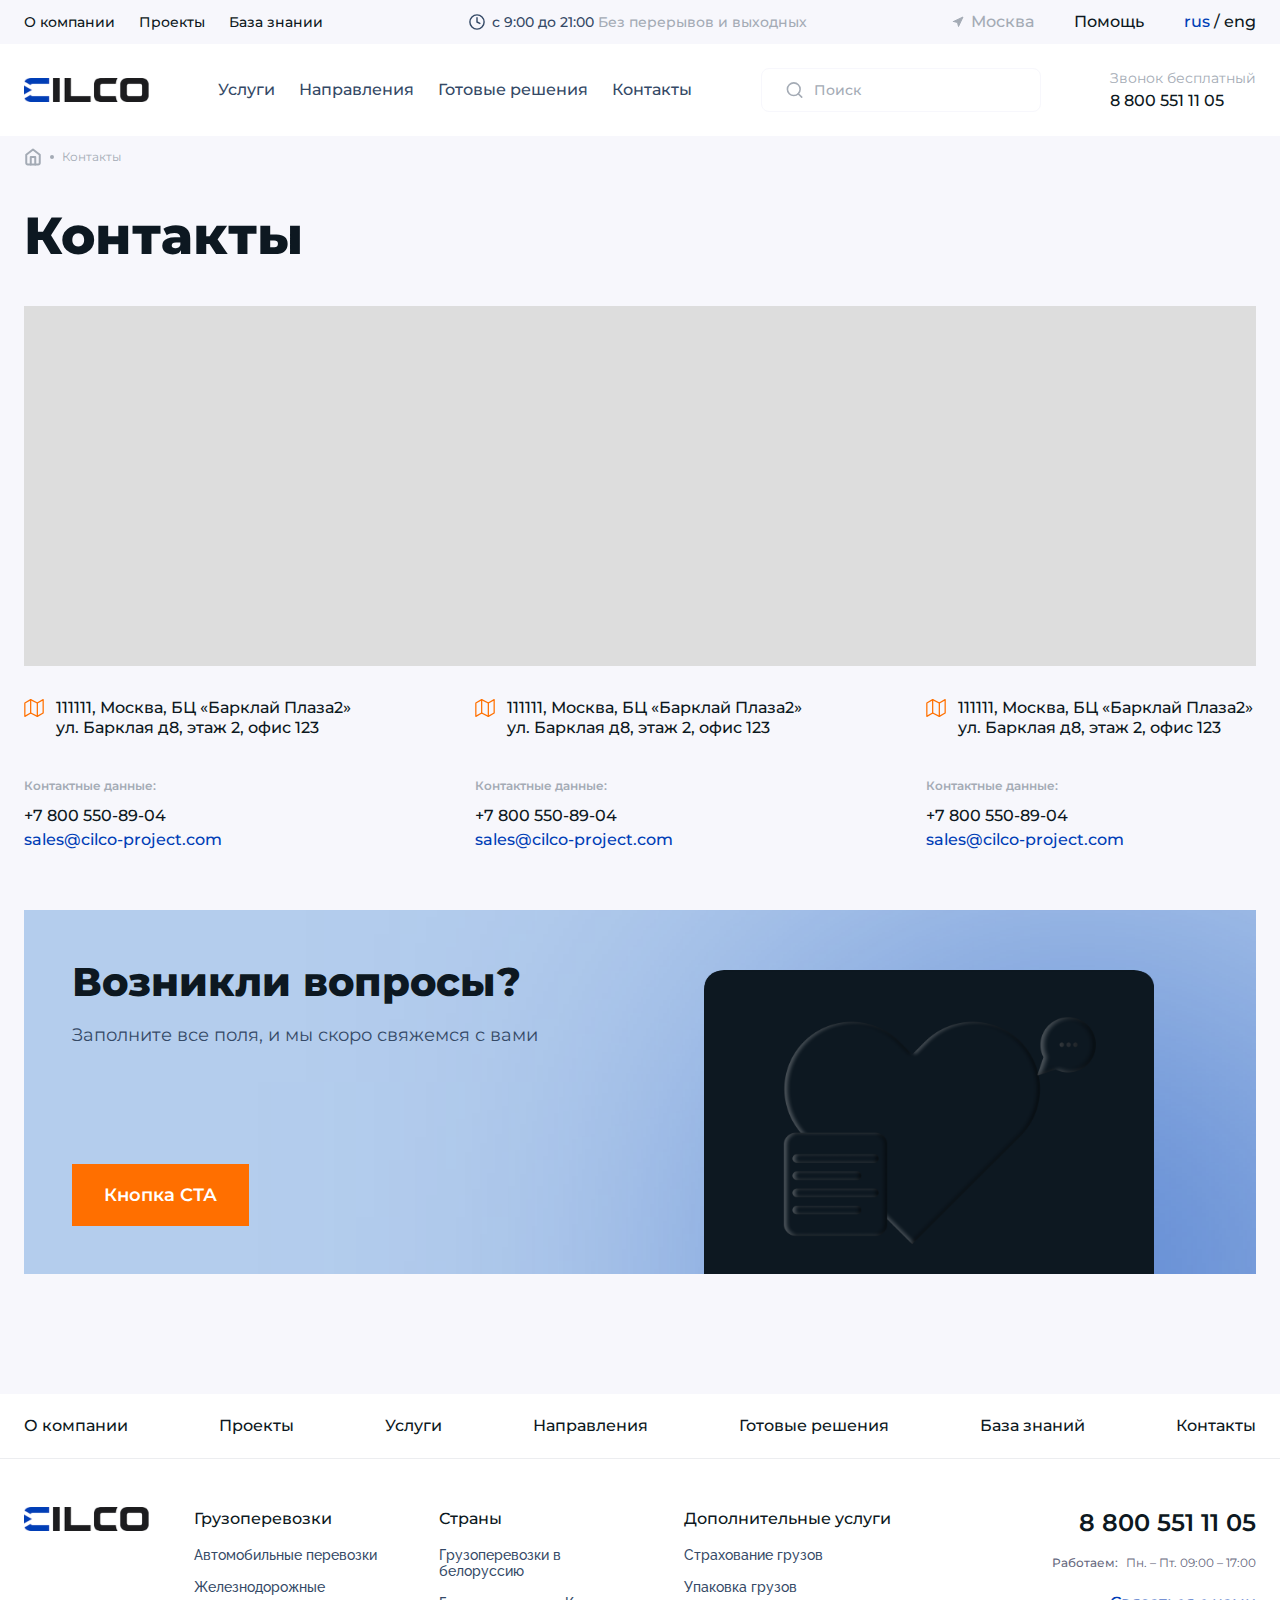
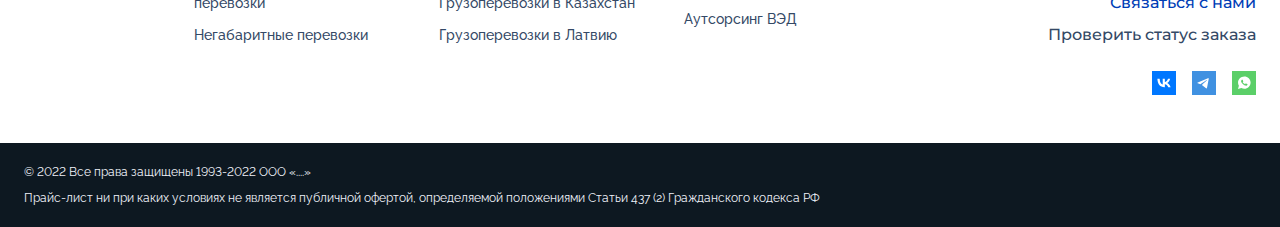
<file: contacts.html>
<!DOCTYPE html>
<html lang="ru">
	<head>
		<meta http-equiv="Content-Type" content="text/html; charset=utf-8">

		<!-- Adapting the page for mobile devices -->
		<meta name="viewport" content="width=device-width, initial-scale=1, maximum-scale=1">

		<!-- Prohibition of phone number recognition -->
		<meta name="format-detection" content="telephone=no">
		<meta name="SKYPE_TOOLBAR" content ="SKYPE_TOOLBAR_PARSER_COMPATIBLE">

		<!-- Page title -->
		<title>Заголовок страницы</title>

		<!-- Meta description -->
		<meta name="description" content="">

		<!-- Meta Keywords -->
		<meta name="keywords" content="">

		<!-- Changing the color of the mobile browser panel -->
		<meta name="msapplication-TileColor" content="#003EB6">
		<meta name="theme-color" content="#003EB6">

		<!-- Connecting fonts from Google -->
		<link rel="preconnect" href="https://fonts.googleapis.com">
		<link rel="preconnect" href="https://fonts.gstatic.com" crossorigin>
		<link href="https://fonts.googleapis.com/css2?family=Golos+Text:wght@400..900&family=Montserrat:ital,wght@0,100..900;1,100..900&family=Raleway:ital,wght@0,100..900;1,100..900&display=swap" rel="stylesheet">

		<!-- Connecting style files -->
		<link rel="stylesheet" href="css/swiper-bundle.min.css" async>
		<link rel="stylesheet" href="css/swiper.css" async>
		<link rel="stylesheet" href="css/fancybox.css" async>
		<link rel="stylesheet" href="css/styles.css" async>

		<link rel="stylesheet" href="css/response_1439.css" media="print, (max-width: 1439px)" async>
		<link rel="stylesheet" href="css/response_1279.css" media="print, (max-width: 1279px)" async>
		<link rel="stylesheet" href="css/response_1023.css" media="print, (max-width: 1023px)" async>
		<link rel="stylesheet" href="css/response_767.css" media="print, (max-width: 767px)" async>
		<link rel="stylesheet" href="css/response_479.css" media="(max-width: 479px)" async>
	</head>

	<body>
		<div class="wrap">
			<div class="main">
				<header>
					<button class="mob_close_btn"></button>

					<div class="scroll">
						<div class="top">
							<div class="cont row">
								<div class="links">
									<div><a href="/">О компании</a></div>

									<div><a href="/">Проекты</a></div>

									<div><a href="/">База знании</a></div>
								</div>

								<div class="work_time">
									<svg class="icon"><use xlink:href="images/sprite.svg#ic_time"></use></svg>

									<div>с 9:00 до 21:00 <span>Без перерывов и выходных</span></div>
								</div>

								<div class="city">
									<svg class="icon"><use xlink:href="images/sprite.svg#ic_location"></use></svg>

									<span>Москва</span>
								</div>

								<div class="help_link"><a href="/">Помощь</a></div>

								<div class="langs">
									<a class="active">rus</a> / <a href="/">eng</a>
								</div>
							</div>
						</div>


						<div class="data">
							<div class="cont row">
								<a href="/" class="logo">
									<img src="images/logo.png" alt="">
								</a>

								<nav class="menu row">
									<div class="menu_item">
										<a href="/" class="sub_link">Услуги</a>

										<div class="sub_menu sub_menu_services">
											<div class="cont">
												<div class="row">
													<div><a href="/">
														<div class="icon">
															<svg><use xlink:href="images/sprite.svg#ic_service1"></use></svg>
														</div>

														<span>Автомобильные перевозки</span>
													</a></div>

													<div><a href="/">
														<div class="icon">
															<svg><use xlink:href="images/sprite.svg#ic_service8"></use></svg>
														</div>

														<span>Проектная логистика</span>
													</a></div>

													<div><a href="/">
														<div class="icon">
															<svg><use xlink:href="images/sprite.svg#ic_service4"></use></svg>
														</div>

														<span>Авиаперевозки</span>
													</a></div>

													<div><a href="/">
														<div class="icon">
															<svg><use xlink:href="images/sprite.svg#ic_service2"></use></svg>
														</div>

														<span>Негабаритные перевозки</span>
													</a></div>

													<div><a href="/">
														<div class="icon">
															<svg><use xlink:href="images/sprite.svg#ic_service9"></use></svg>
														</div>

														<span>Управление цепями поставок</span>
													</a></div>

													<div><a href="/">
														<div class="icon">
															<svg><use xlink:href="images/sprite.svg#ic_service10"></use></svg>
														</div>

														<span>Контейнерные перевозки</span>
													</a></div>

													<div><a href="/">
														<div class="icon">
															<svg><use xlink:href="images/sprite.svg#ic_service11"></use></svg>
														</div>

														<span>Перевозка опасных грузов</span>
													</a></div>

													<div><a href="/">
														<div class="icon">
															<svg><use xlink:href="images/sprite.svg#ic_service3"></use></svg>
														</div>

														<span>Железнодорожные перевозки</span>
													</a></div>

													<div><a href="/">
														<div class="icon">
															<svg><use xlink:href="images/sprite.svg#ic_service6"></use></svg>
														</div>

														<span>Сборные грузы</span>
													</a></div>

													<div><a href="/">
														<div class="icon">
															<svg><use xlink:href="images/sprite.svg#ic_service12"></use></svg>
														</div>

														<span>Перевозка генеральных грузов</span>
													</a></div>

													<div><a href="/">
														<div class="icon">
															<svg><use xlink:href="images/sprite.svg#ic_service13"></use></svg>
														</div>

														<span>Мультимодальные перевозки</span>
													</a></div>

													<div><a href="/">
														<div class="icon">
															<svg><use xlink:href="images/sprite.svg#ic_service14"></use></svg>
														</div>

														<span>Финансовая логистика</span>
													</a></div>
												</div>
											</div>
										</div>
									</div>

									<div class="menu_item">
										<a href="/" class="sub_link">Направления</a>

										<div class="sub_menu sub_menu_directions">
											<div class="cont">
												<div class="row">
													<div class="directions level1">
														<div><a href="/" data-level2="1">
															<div class="icon">
																<svg><use xlink:href="images/sprite.svg#ic_direction1"></use></svg>
															</div>

															<span>По странам</span>

															<svg class="arr"><use xlink:href="images/sprite.svg#ic_arr_hor"></use></svg>
														</a></div>

														<div><a href="/" data-level2="2">
															<div class="icon">
																<svg><use xlink:href="images/sprite.svg#ic_direction2"></use></svg>
															</div>

															<span>По отрасли</span>

															<svg class="arr"><use xlink:href="images/sprite.svg#ic_arr_hor"></use></svg>
														</a></div>

														<div><a href="/" data-level2="3">
															<div class="icon">
																<svg><use xlink:href="images/sprite.svg#ic_direction3"></use></svg>
															</div>

															<span>Труднодоступные регионы</span>

															<svg class="arr"><use xlink:href="images/sprite.svg#ic_arr_hor"></use></svg>
														</a></div>

														<div><a href="/" data-level2="4">
															<div class="icon">
																<svg><use xlink:href="images/sprite.svg#ic_direction4"></use></svg>
															</div>

															<span>Дополнительно</span>

															<svg class="arr"><use xlink:href="images/sprite.svg#ic_arr_hor"></use></svg>
														</a></div>
													</div>


													<div class="level2 level2_1 countries">
														<div class="row">
															<div class="countries_level1">
																<div><a href="/" class="btn" data-level2="1">
																	<div class="icon">
																		<svg><use xlink:href="images/sprite.svg#ic_services_country1"></use></svg>
																	</div>

																	<span>Импортные перевозки</span>

																	<svg class="arr"><use xlink:href="images/sprite.svg#ic_arr_hor"></use></svg>
																</a></div>

																<div><a href="/" class="btn" data-level2="1">
																	<div class="icon">
																		<svg><use xlink:href="images/sprite.svg#ic_services_country2"></use></svg>
																	</div>

																	<span>Экспортные перевозки</span>

																	<svg class="arr"><use xlink:href="images/sprite.svg#ic_arr_hor"></use></svg>
																</a></div>
															</div>


															<div class="countries_level2 countries_level2_1">
																<div><a href="/" class="btn" data-level3="1">
																	<span>Азия</span>

																	<svg class="arr"><use xlink:href="images/sprite.svg#ic_arr_hor"></use></svg>
																</a></div>

																<div><a href="/" class="btn" data-level3="1">
																	<span>Европа</span>

																	<svg class="arr"><use xlink:href="images/sprite.svg#ic_arr_hor"></use></svg>
																</a></div>

																<div><a href="/" class="btn" data-level3="1">
																	<span>Северная Америка</span>

																	<svg class="arr"><use xlink:href="images/sprite.svg#ic_arr_hor"></use></svg>
																</a></div>

																<div><a href="/" class="btn" data-level3="1">
																	<span>Южная Америка</span>

																	<svg class="arr"><use xlink:href="images/sprite.svg#ic_arr_hor"></use></svg>
																</a></div>

																<div><a href="/" class="btn" data-level3="1">
																	<span>Африка</span>

																	<svg class="arr"><use xlink:href="images/sprite.svg#ic_arr_hor"></use></svg>
																</a></div>

																<div><a href="/" class="btn" data-level3="1">
																	<span>Австралия и Океания</span>

																	<svg class="arr"><use xlink:href="images/sprite.svg#ic_arr_hor"></use></svg>
																</a></div>
															</div>


															<div class="countries_level3 countries_level3_1">
																<div><a href="/" class="btn">
																	<span>Австрия</span>
																</a></div>

																<div><a href="/" class="btn">
																	<span>Болгария</span>
																</a></div>

																<div><a href="/" class="btn">
																	<span>Бельгия</span>
																</a></div>

																<div><a href="/" class="btn">
																	<span>Венгрия</span>
																</a></div>

																<div><a href="/" class="btn">
																	<span>Великобритания</span>
																</a></div>

																<div><a href="/" class="btn">
																	<span>Германия</span>
																</a></div>

																<div><a href="/" class="btn">
																	<span>Греция</span>
																</a></div>

																<div><a href="/" class="btn">
																	<span>Дания</span>
																</a></div>

																<div><a href="/" class="btn">
																	<span>Испания</span>
																</a></div>

																<div><a href="/" class="btn">
																	<span>Италия</span>
																</a></div>

																<div><a href="/" class="btn">
																	<span>Литва</span>
																</a></div>

																<div><a href="/" class="btn">
																	<span>Нидерланды</span>
																</a></div>

																<div><a href="/" class="btn">
																	<span>Норвегия</span>
																</a></div>

																<div><a href="/" class="btn">
																	<span>Польша</span>
																</a></div>

																<div><a href="/" class="btn">
																	<span>Португалия</span>
																</a></div>

																<div><a href="/" class="btn">
																	<span>Румыния</span>
																</a></div>

																<div><a href="/" class="btn">
																	<span>Сербия</span>
																</a></div>

																<div><a href="/" class="btn">
																	<span>Словения</span>
																</a></div>

																<div><a href="/" class="btn">
																	<span>Турция</span>
																</a></div>

																<div><a href="/" class="btn">
																	<span>Финляндия</span>
																</a></div>

																<div><a href="/" class="btn">
																	<span>Франция</span>
																</a></div>

																<div><a href="/" class="btn">
																	<span>Чехия</span>
																</a></div>

																<div><a href="/" class="btn">
																	<span>Швейцария</span>
																</a></div>

																<div><a href="/" class="btn">
																	<span>Швеция</span>
																</a></div>
															</div>
														</div>
													</div>


													<div class="level2 level2_2 industry">
														<div><a href="/">
															<div class="icon">
																<svg><use xlink:href="images/sprite.svg#ic_services_industry1"></use></svg>
															</div>

															<span>Сельское хозяйство</span>
														</a></div>

														<div><a href="/">
															<div class="icon">
																<svg><use xlink:href="images/sprite.svg#ic_services_industry2"></use></svg>
															</div>

															<span>Химическая промышленность</span>
														</a></div>

														<div><a href="/">
															<div class="icon">
																<svg><use xlink:href="images/sprite.svg#ic_services_industry3"></use></svg>
															</div>

															<span>Машиностроение</span>
														</a></div>

														<div><a href="/">
															<div class="icon">
																<svg><use xlink:href="images/sprite.svg#ic_services_industry4"></use></svg>
															</div>

															<span>Добыча полезных ископаемых</span>
														</a></div>

														<div><a href="/">
															<div class="icon">
																<svg><use xlink:href="images/sprite.svg#ic_services_industry5"></use></svg>
															</div>

															<span>Энергетика</span>
														</a></div>

														<div><a href="/">
															<div class="icon">
																<svg><use xlink:href="images/sprite.svg#ic_services_industry6"></use></svg>
															</div>

															<span>Медицина</span>
														</a></div>

														<div><a href="/">
															<div class="icon">
																<svg><use xlink:href="images/sprite.svg#ic_services_industry7"></use></svg>
															</div>

															<span>Пищевая промышленность</span>
														</a></div>
													</div>


													<div class="level2 level2_3 regions">
														<div><a href="/">Норильск</a></div>

														<div><a href="/">Нерюнгри</a></div>

														<div><a href="/">Певек</a></div>

														<div><a href="/">Мирный</a></div>

														<div><a href="/">Усинск</a></div>

														<div><a href="/">Нарьян-Мар</a></div>

														<div><a href="/">Калининград</a></div>

														<div><a href="/">Магадан</a></div>

														<div><a href="/">Южно-Сахалинск</a></div>

														<div><a href="/">Камчатка</a></div>

														<div><a href="/">Бодайбо</a></div>

														<div><a href="/">Анадырь</a></div>

														<div><a href="/">Воркута</a></div>

														<div><a href="/">Комсомольск-на-Амуре</a></div>
													</div>


													<div class="level2 level2_4 additional">
														<div><a href="/">
															<div class="icon">
																<svg><use xlink:href="images/sprite.svg#ic_services_additional1"></use></svg>
															</div>

															<span>Таможенное оформление</span>
														</a></div>

														<div><a href="/">
															<div class="icon">
																<svg><use xlink:href="images/sprite.svg#ic_services_additional2"></use></svg>
															</div>

															<span>Поиск и подбор поставщиков</span>
														</a></div>

														<div><a href="/">
															<div class="icon">
																<svg><use xlink:href="images/sprite.svg#ic_services_additional3"></use></svg>
															</div>

															<span>Юр. сопровождение ВЭД</span>
														</a></div>

														<div><a href="/">
															<div class="icon">
																<svg><use xlink:href="images/sprite.svg#ic_services_additional4"></use></svg>
															</div>

															<span>Ответственное хранение</span>
														</a></div>

														<div><a href="/">
															<div class="icon">
																<svg><use xlink:href="images/sprite.svg#ic_services_additional5"></use></svg>
															</div>

															<span>Страхование грузов</span>
														</a></div>

														<div><a href="/">
															<div class="icon">
																<svg><use xlink:href="images/sprite.svg#ic_services_additional6"></use></svg>
															</div>

															<span>Сертификация</span>
														</a></div>

														<div><a href="/">
															<div class="icon">
																<svg><use xlink:href="images/sprite.svg#ic_services_additional7"></use></svg>
															</div>

															<span>Маркировка груза</span>
														</a></div>
													</div>
												</div>
											</div>
										</div>
									</div>

									<div class="menu_item">
										<a href="/" class="sub_link">Готовые решения</a>

										<div class="sub_menu sub_menu_solutions">
											<div class="cont">
												<div class="row">
													<div><a href="/">
														<div class="icon">
															<svg><use xlink:href="images/sprite.svg#ic_solution1"></use></svg>
														</div>

														<span>Перевозка спецтехники</span>
													</a></div>

													<div><a href="/">
														<div class="icon">
															<svg><use xlink:href="images/sprite.svg#ic_solution2"></use></svg>
														</div>

														<span>Перевозка наливной химии</span>
													</a></div>

													<div><a href="/">
														<div class="icon">
															<svg><use xlink:href="images/sprite.svg#ic_solution3"></use></svg>
														</div>

														<span>Перевозка мобальных заводов</span>
													</a></div>

													<div><a href="/">
														<div class="icon">
															<svg><use xlink:href="images/sprite.svg#ic_solution4"></use></svg>
														</div>

														<span>Перевозка пищевого оборудования</span>
													</a></div>

													<div><a href="/">
														<div class="icon">
															<svg><use xlink:href="images/sprite.svg#ic_solution5"></use></svg>
														</div>

														<span>Перевозка пиротехники</span>
													</a></div>

													<div><a href="/">
														<div class="icon">
															<svg><use xlink:href="images/sprite.svg#ic_solution6"></use></svg>
														</div>

														<span>Перевозка медицинской техники</span>
													</a></div>

													<div><a href="/">
														<div class="icon">
															<svg><use xlink:href="images/sprite.svg#ic_solution7"></use></svg>
														</div>

														<span>Перевозка производственных линий</span>
													</a></div>

													<div><a href="/">
														<div class="icon">
															<svg><use xlink:href="images/sprite.svg#ic_solution8"></use></svg>
														</div>

														<span>Перевозка подъемного оборудования</span>
													</a></div>
												</div>
											</div>
										</div>
									</div>

									<!-- <div class="menu_item">
										<a href="/">Маршруты</a>
									</div> -->

									<div class="menu_item">
										<a href="/">Контакты</a>
									</div>
								</nav>

								<form action="" class="search">
									<svg class="icon"><use xlink:href="images/sprite.svg#ic_search"></use></svg>

									<input type="text" name="" value="" class="input" placeholder="Поиск">
								</form>

								<div class="phone">
									<div>Звонок бесплатный</div>

									<div><a href="te:8 800 551 11 05">8 800 551 11 05</a></div>
								</div>
							</div>
						</div>
					</div>
				</header>


				<section class="mob_header">
					<div class="cont row">
						<a href="/" class="logo">
							<img src="images/logo.png" alt="">
						</a>

						<div class="phone">
							<div>Звонок бесплатный</div>

							<div><a href="te:8 800 551 11 05">8 800 551 11 05</a></div>
						</div>

						<button class="mob_menu_btn">
							<span></span>
						</button>
					</div>
				</section>


				<section class="page_head">
					<div class="cont">
						<div class="breadcrumbs">
							<a href="/">
								<svg class="icon"><use xlink:href="images/sprite.svg#ic_home"></use></svg>
							</a>

							<span class="sep"></span>

							<span class="current">Контакты</span>
						</div>

						<h1 class="page_title">Контакты</h1>
					</div>
				</section>


				<section class="contacts_info block">
					<div class="cont">
						<div class="map">
							<script type="text/javascript" charset="utf-8" async src="https://api-maps.yandex.ru/services/constructor/1.0/js/?um=constructor%3AnPY1NJIk0mO172lbpP4_6CeWQmFnQTCu&amp;width=100%25&amp;height=100%25&amp;lang=ru_RU&amp;scroll=false"></script>
						</div>

						<div class="branches">
							<div class="row">
								<div class="item">
									<div class="address">
										<svg class="icon"><use xlink:href="images/sprite.svg#ic_map"></use></svg>

										<span>111111, Москва, БЦ «Барклай Плаза2»<br> ул. Барклая д8, этаж 2, офис 123</span>
									</div>

									<div class="contacts">
										<div class="label">Контактные данные:</div>

										<div class="phone">
											<a href="tel:+7 800 550-89-04">+7 800 550-89-04</a>
										</div>

										<div class="email">
											<a href="mailto:sales@cilco-project.com">sales@cilco-project.com</a>
										</div>
									</div>
								</div>

								<div class="item">
									<div class="address">
										<svg class="icon"><use xlink:href="images/sprite.svg#ic_map"></use></svg>

										<span>111111, Москва, БЦ «Барклай Плаза2»<br> ул. Барклая д8, этаж 2, офис 123</span>
									</div>

									<div class="contacts">
										<div class="label">Контактные данные:</div>

										<div class="phone">
											<a href="tel:+7 800 550-89-04">+7 800 550-89-04</a>
										</div>

										<div class="email">
											<a href="mailto:sales@cilco-project.com">sales@cilco-project.com</a>
										</div>
									</div>
								</div>

								<div class="item">
									<div class="address">
										<svg class="icon"><use xlink:href="images/sprite.svg#ic_map"></use></svg>

										<span>111111, Москва, БЦ «Барклай Плаза2»<br> ул. Барклая д8, этаж 2, офис 123</span>
									</div>

									<div class="contacts">
										<div class="label">Контактные данные:</div>

										<div class="phone">
											<a href="tel:+7 800 550-89-04">+7 800 550-89-04</a>
										</div>

										<div class="email">
											<a href="mailto:sales@cilco-project.com">sales@cilco-project.com</a>
										</div>
									</div>
								</div>
							</div>
						</div>
					</div>
				</section>


				<section class="action_block block big_m animate">
					<div class="cont">
						<div class="data">
							<div class="block_head">
								<div class="title">Возникли вопросы?</div>

								<div class="desc">Заполните все поля, и мы скоро свяжемся с вами</div>
							</div>

							<div>
								<button class="btn">Кнопка СТА</button>
							</div>

							<!-- <form action="" class="form">
								<div class="line">
									<div class="label">Введите имя *</div>

									<div class="field">
										<input type="text" name="" value="" class="input">
									</div>
								</div>

								<div class="line">
									<div class="label">Введите телефон *</div>

									<div class="field">
										<input type="tel" name="" value="" class="input">
									</div>
								</div>

								<div class="line">
									<div class="label">Электронная почта *</div>

									<div class="field">
										<input type="email" name="" value="" class="input">
									</div>
								</div>

								<div class="submit">
									<button type="submit" class="submit_btn">Отправить</button>
								</div>

								<div class="agree">
									<label class="checkbox">
										<input type="checkbox" name="agree" checked>

										<div class="check">
											<svg><use xlink:href="images/sprite.svg#ic_check"></use></svg>
										</div>

										<div>Даю свое согласие на обработку персональных данных</div>
									</label>
								</div>
							</form> -->

							<div class="img">
								<img src="images/tmp/action_block_img.png" alt="" loading="lazy">

								<!-- <svg viewBox="0 0 314 260" fill="none" xmlns="http://www.w3.org/2000/svg">
									<path d="M1.5 89.5V225.4H173" stroke="white" stroke-width="2" stroke-miterlimit="10"/>
									<path d="M192.8 6.30005H312.8V160" stroke="white" stroke-width="2" stroke-miterlimit="10"/>
									<path d="M236.5 202.6H32.2001C25.4001 202.6 19.8 197.1 19.8 190.2V41.4C19.8 34.6 25.3001 29 32.2001 29H43.2001" stroke="white" stroke-width="2" stroke-miterlimit="10"/>
									<path d="M114.6 29H282C288.8 29 294.4 34.5 294.4 41.4V183.5" stroke="white" stroke-width="2" stroke-miterlimit="10"/>
									<path d="M245.9 84.7H132.2C125.9 84.7 120.9 79.6 120.9 73.4V71.7C120.9 65.4 126 60.4 132.2 60.4H245.9C252.2 60.4 257.2 65.5 257.2 71.7V73.4C257.2 79.7 252.2 84.7 245.9 84.7Z" stroke="white" stroke-width="2" stroke-miterlimit="10"/>
									<path d="M245.9 128H132.2C125.9 128 120.9 122.9 120.9 116.7V115C120.9 108.7 126 103.7 132.2 103.7H245.9C252.2 103.7 257.2 108.8 257.2 115V116.7C257.2 122.9 252.2 128 245.9 128Z" stroke="white" stroke-width="2" stroke-miterlimit="10"/>
									<path d="M220.7 171.2H132.2C125.9 171.2 120.9 166.1 120.9 159.9V158.2C120.9 151.9 126 146.9 132.2 146.9H245.9C252.2 146.9 257.2 152 257.2 158.2V159.9C257.2 166.2 252.1 171.2 245.9 171.2H238.1" stroke="white" stroke-width="2" stroke-miterlimit="10"/>
									<path d="M64.2 93C64.2 87 65.1 81.9 66.8 77.6C68.5 73.3 70.7 69.5 73.2 66.2C75.7 62.9 78.3 59.8 80.8 56.9C83.3 54 85.5 51 87.2 47.8C88.9 44.6 89.8 41 89.8 37V36.9C89.8 32.9 88.8 29.8 86.8 27.6C84.8 25.4 82 24.3 78.4 24.3C74.9 24.3 72.1 25.5 70.1 28C68.1 30.4 67.1 33.9 67 38.3V38.4H41.9V38.3C42.4 26.6 45.8 17.5 52.1 11.1C58.4 4.7 67.1 1.5 78.2 1.5C89.8 1.5 98.8 4.4 105.2 10.1C111.6 15.8 114.7 24 114.7 34.5V34.6C114.7 39.3 114.1 43.5 112.8 47.1C111.5 50.7 109.9 54 107.8 56.9C105.8 59.8 103.6 62.6 101.4 65.3C99.2 68 97 70.6 95 73.3C93 76 91.3 79 90 82.2C88.7 85.4 88.1 89.1 88.1 93.2H64.2V93ZM64.2 131.2V107H88.4V131.2H64.2Z" stroke="white" stroke-width="2" stroke-miterlimit="10"/>
									<path d="M246 224.4L218.7 166C216.9 162.2 218.6 157.6 222.4 155.8C226.2 154 230.8 155.7 232.6 159.5L251.1 199.2" stroke="white" stroke-width="2" stroke-miterlimit="10"/>
									<path d="M265.2 193.1L261.5 185.2C259.7 181.3 255.1 179.6 251.2 181.4L244.3 184.6" stroke="white" stroke-width="2" stroke-miterlimit="10"/>
									<path d="M281.7 192.2L278.1 184.5C276.3 180.6 271.7 178.9 267.8 180.7L260.9 183.9" stroke="white" stroke-width="2" stroke-miterlimit="10"/>
									<path d="M241.5 214.9L228.7 210.2C224 208.5 218.9 210.9 217.2 215.6C215.7 219.8 217.5 224.5 221.4 226.6L263.5 249.1L267.8 258.4L308.2 239.6L305.9 207.6L294.7 183.6C292.9 179.7 288.3 178 284.4 179.8L277.5 183" stroke="white" stroke-width="2" stroke-miterlimit="10"/>
								</svg> -->
							</div>
						</div>
					</div>
				</section>
			</div>


			<footer>
				<div class="top">
					<div class="cont">
						<div class="menu">
							<div><a href="/">О компании</a></div>

							<div><a href="/">Проекты</a></div>

							<div><a href="/">Услуги</a></div>

							<div><a href="/">Направления</a></div>

							<div><a href="/">Готовые решения</a></div>

							<div><a href="/">База знаний</a></div>

							<div><a href="/">Контакты</a></div>
						</div>
					</div>
				</div>

				<div class="data">
					<div class="cont row">
						<div class="logo">
							<img src="images/logo.png" alt="">
						</div>

						<div class="links">
							<div class="title">Грузоперевозки</div>

							<div class="items">
								<div><a href="/">Автомобильные перевозки</a></div>

								<div><a href="/">Железнодорожные перевозки</a></div>

								<div><a href="/">Негабаритные перевозки</a></div>
							</div>
						</div>

						<div class="links">
							<div class="title">Страны</div>

							<div class="items">
								<div><a href="/">Грузоперевозки в белоруссию</a></div>

								<div><a href="/">Грузоперевозки в Казахстан</a></div>

								<div><a href="/">Грузоперевозки в Латвию</a></div>
							</div>
						</div>

						<!-- <div class="links">
							<div class="title">Отраслевые решения</div>

							<div class="items">
								<div><a href="/">Перевозка оборудования для нефтегазовой отрасли</a></div>

								<div><a href="/">Перевозка продукции для машиностроительной отралси</a></div>

								<div><a href="/">Перевозка оборудования для медицинской отрасли</a></div>
							</div>
						</div> -->

						<div class="links">
							<div class="title">Дополнительные услуги</div>

							<div class="items">
								<div><a href="/">Страхование грузов</a></div>

								<div><a href="/">Упаковка грузов</a></div>

								<div><a href="/">Аутсорсинг ВЭД</a></div>
							</div>
						</div>

						<div class="contacts">
							<div class="phone">
								<a href="tel:8 800 551 11 05">8 800 551 11 05</a>
							</div>

							<div class="work_time">
								<div class="label">Работаем:</div>

								<div class="val">Пн. – Пт. 09:00 – 17:00</div>
							</div>

							<button class="feedback_btn modal_btn" data-modal="feedback_modal">Связаться с нами</button>

							<button class="check_order_btn">Проверить статус заказа</button>

							<div class="socials">
								<a href="/" target="_blank" rel="noopener nofollow">
									<img src="images/ic_vk.svg" alt="" loading="lazy">
								</a>

								<a href="/" target="_blank" rel="noopener nofollow">
									<img src="images/ic_tg.svg" alt="" loading="lazy">
								</a>

								<a href="/" target="_blank" rel="noopener nofollow">
									<img src="images/ic_whatsapp.svg" alt="" loading="lazy">
								</a>
							</div>
						</div>
					</div>
				</div>

				<div class="bottom">
					<div class="cont">
						<div class="copyright">&copy; 2022 Все права защищены 1993-2022 ООО «....»</div>

						<div class="exp">Прайс-лист ни при каких условиях не является публичной офертой, определяемой положениями Статьи 437 (2) Гражданского кодекса РФ</div>
					</div>
				</div>
			</footer>


			<div class="overlay"></div>
		</div>


		<section class="modal" id="feedback_modal">
			<div class="modal_title">Заголовок</div>

			<form action="" class="form">
				<div class="line">
					<div class="label">Введите имя *</div>

					<div class="field">
						<input type="text" name="" value="" class="input">
					</div>
				</div>

				<div class="line">
					<div class="label">Введите телефон *</div>

					<div class="field">
						<input type="tel" name="" value="" class="input">
					</div>
				</div>

				<div class="line">
					<div class="label">Электронная почта *</div>

					<div class="field">
						<input type="email" name="" value="" class="input">
					</div>
				</div>

				<div class="submit">
					<button type="submit" class="submit_btn">Отправить</button>
				</div>

				<div class="agree">
					<label class="checkbox">
						<input type="checkbox" name="agree" checked>

						<div class="check">
							<svg><use xlink:href="images/sprite.svg#ic_check"></use></svg>
						</div>

						<div>Даю свое согласие на обработку персональных данных</div>
					</label>
				</div>
			</form>
		</section>


		<!-- Connecting javascript files -->
		<script src="js/jquery-3.6.3.min.js"></script>
		<script src="js/functions.js"></script>
		<script src="js/swiper-bundle.min.js"></script>
		<script src="js/fancybox.js"></script>
		<script src="js/nice-select2.js"></script>
		<script src="js/imask.js"></script>
		<script src="js/scripts.js"></script>
	</body>
</html>
</file>
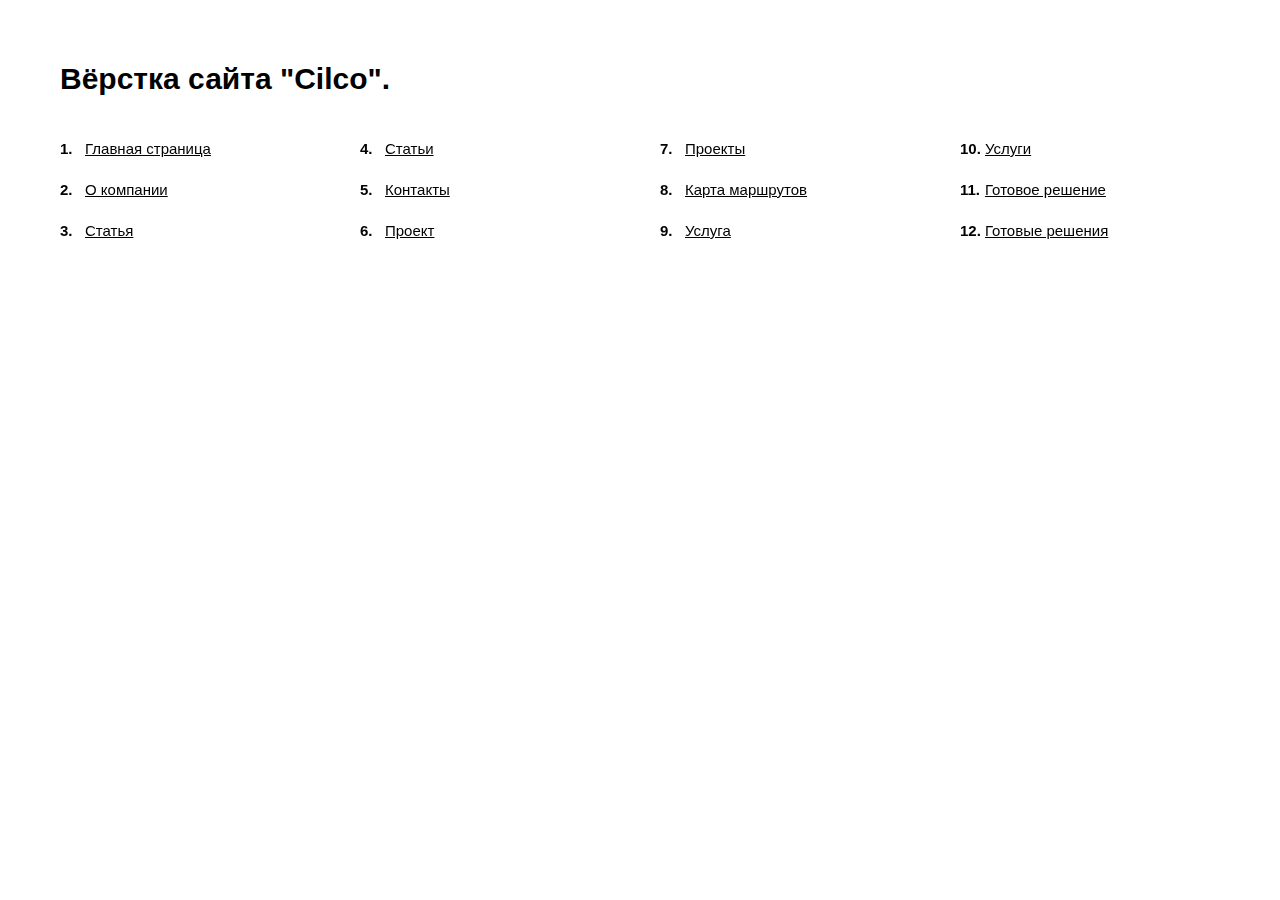
<file: demo_links.html>
<!DOCTYPE html>
<html lang="ru">
	<head>
		<meta http-equiv="Content-Type" content="text/html; charset=utf-8">

		<!-- Адаптирование страницы для мобильных устройств -->
		<meta name="viewport" content="width=device-width, initial-scale=1, maximum-scale=1">

		<!-- Запрет распознования номера телефона -->
		<meta name="format-detection" content="telephone=no">
		<meta name="SKYPE_TOOLBAR" content ="SKYPE_TOOLBAR_PARSER_COMPATIBLE">

		<style>
			*
			{
			    box-sizing: border-box;
			    margin: 0;
			    padding: 0;
			}

			*:before,
			*:after
			{
			    box-sizing: border-box;
			}


			.demo_links
			{
			    padding: 60px;
			}

			.demo_links .title
			{
			    font-family: Arial, 'Helvetica Neue', Helvetica, sans-serif;
			    font-size: 30px;
			    font-weight: 700;
			    line-height: 38px;

			    margin-bottom: 40px;
			}

			.demo_links ol
			{
			    font-family: Arial, 'Helvetica Neue', Helvetica, sans-serif;
			    font-size: 15px;
			    line-height: 21px;

			    counter-reset: li;

			    column-gap: 40px;
			    column-count: 4;
			}

			.demo_links ol li
			{
			    position: relative;

			    display: block;
			    overflow: hidden;

			    padding-left: 25px;

			    list-style-type: none;

			    transform: translateZ(0);

			    --webkit-column-break-inside: avoid;
			    page-break-inside: avoid;
			    break-inside: avoid;
			}

			.demo_links ol li + li
			{
			    margin-top: 20px;
			}

			.demo_links ol li:before
			{
			    color: var(--text_color);
			    font-weight: 700;

			    position: absolute;
			    top: 0;
			    left: 0;

			    content: counters(li, '.') '.';
			    counter-increment: li;
			}


			.demo_links li a
			{
			    color: #000;
			}

			.demo_links li a:hover
			{
			    text-decoration: none;
			}


			@media (max-width: 1279px)
			{
			    .demo_links ol
			    {
			        column-count: 3;
			    }
			}


			@media (max-width: 1023px)
			{
			    .demo_links
			    {
			        padding: 40px;
			    }

			    .demo_links .title
			    {
			        font-size: 28px;
			        line-height: 34px;

			        margin-bottom: 25px;
			    }

			    .demo_links ol
			    {
			        column-count: 2;
			    }
			}


			@media (max-width: 767px)
			{
			    .demo_links
			    {
			        padding: 30px;
			    }

			    .demo_links .title
			    {
			        font-size: 26px;
			        line-height: 32px;
			    }

			    .demo_links ol
			    {
			        column-gap: 40px;
			    }
			}


			@media (max-width: 479px)
			{
			    .demo_links
			    {
			        padding: 20px;
			    }

			    .demo_links .title
			    {
			        font-size: 22px;
			        line-height: 28px;

			        margin-bottom: 25px;
			    }

			    .demo_links ol
			    {
			        column-count: 1;
			    }

			    .demo_links ol li + li
			    {
			        margin-top: 15px;
			    }
			}

		</style>
	</head>

	<body>
		<div class="demo_links">
			<div class="title">Вёрстка сайта "Cilco".</div>

			<ol>
				<li><a href="./index.html" target="_blank">Главная страница</a></li>
				<li><a href="./about.html" target="_blank">О компании</a></li>
				<li><a href="./article.html" target="_blank">Статья</a></li>
				<li><a href="./articles.html" target="_blank">Статьи</a></li>
				<li><a href="./contacts.html" target="_blank">Контакты</a></li>
				<li><a href="./project.html" target="_blank">Проект</a></li>
				<li><a href="./projects.html" target="_blank">Проекты</a></li>
				<li><a href="./routes_map.html" target="_blank">Карта маршрутов</a></li>
				<li><a href="./service.html" target="_blank">Услуга</a></li>
				<li><a href="./services.html" target="_blank">Услуги</a></li>
				<li><a href="./solution.html" target="_blank">Готовое решение</a></li>
				<li><a href="./solutions.html" target="_blank">Готовые решения</a></li>
			</ol>
		</div>
	</body>
</html>
</file>
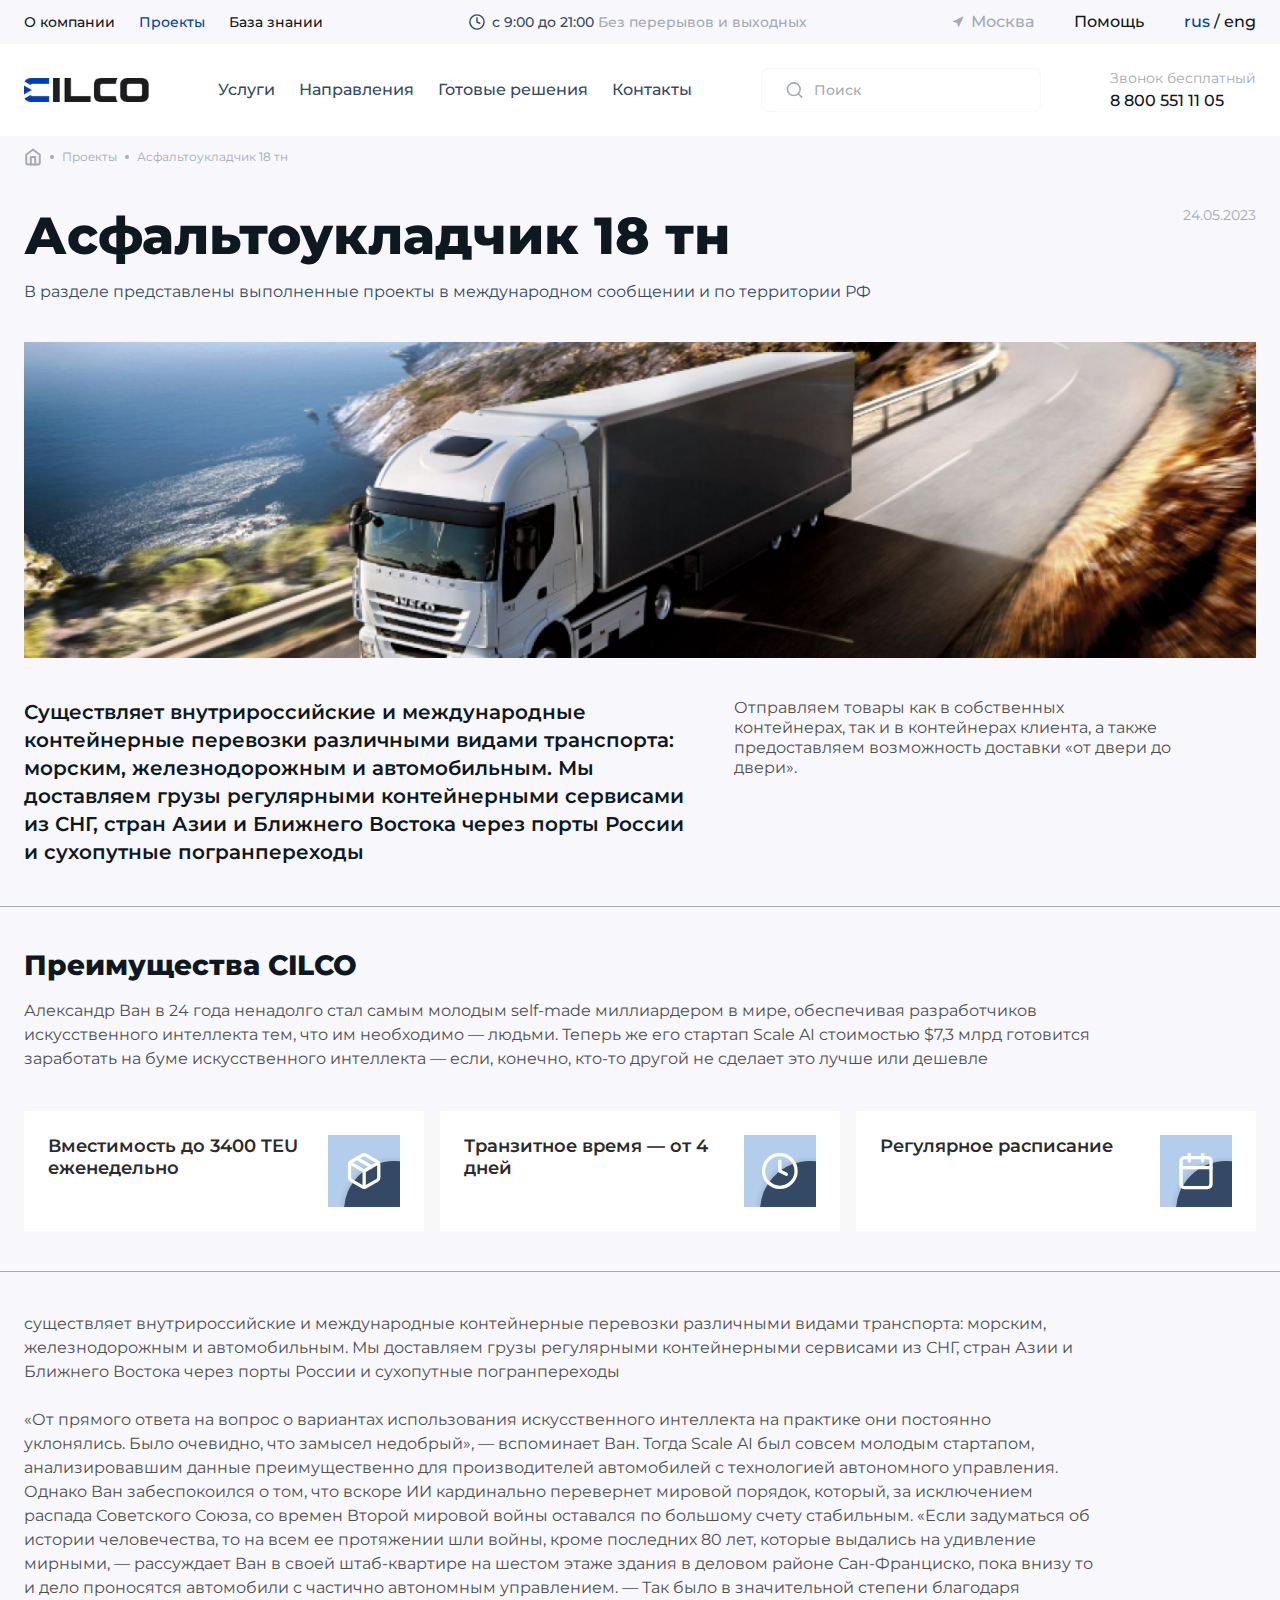
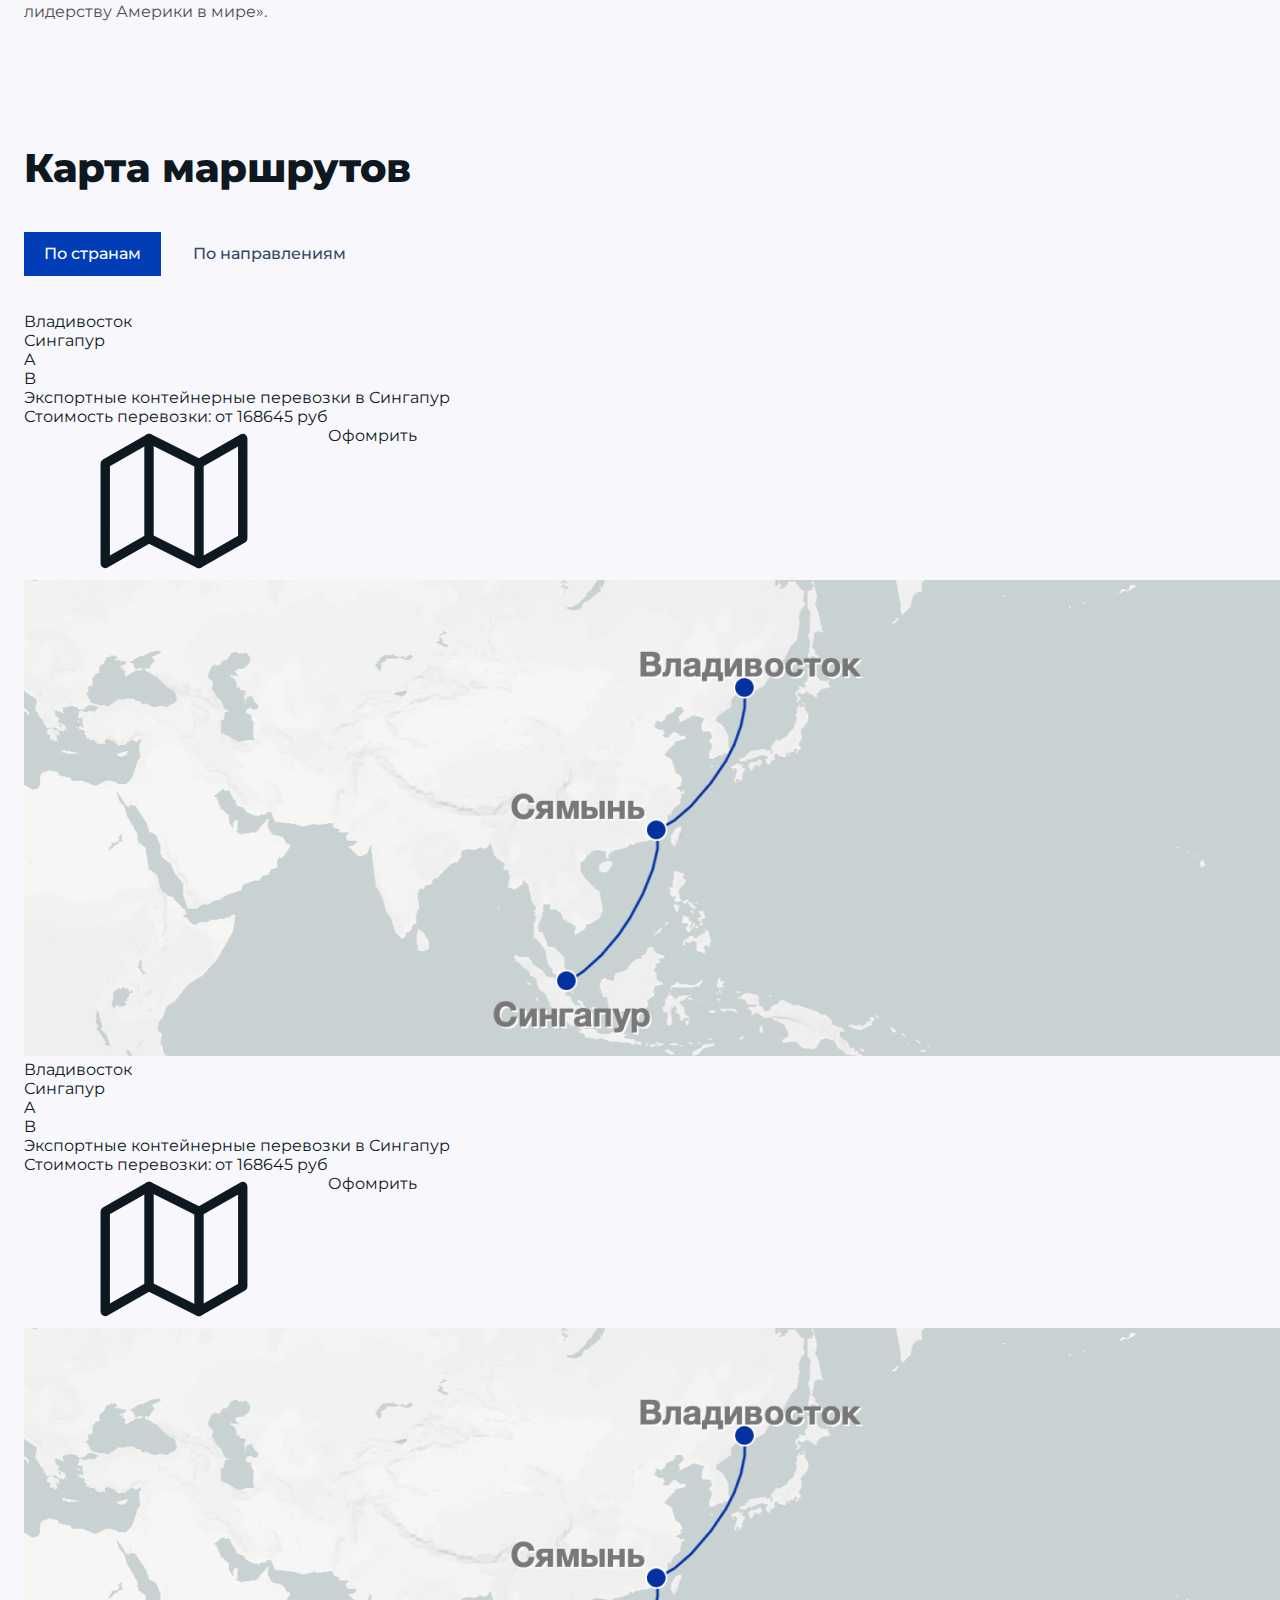
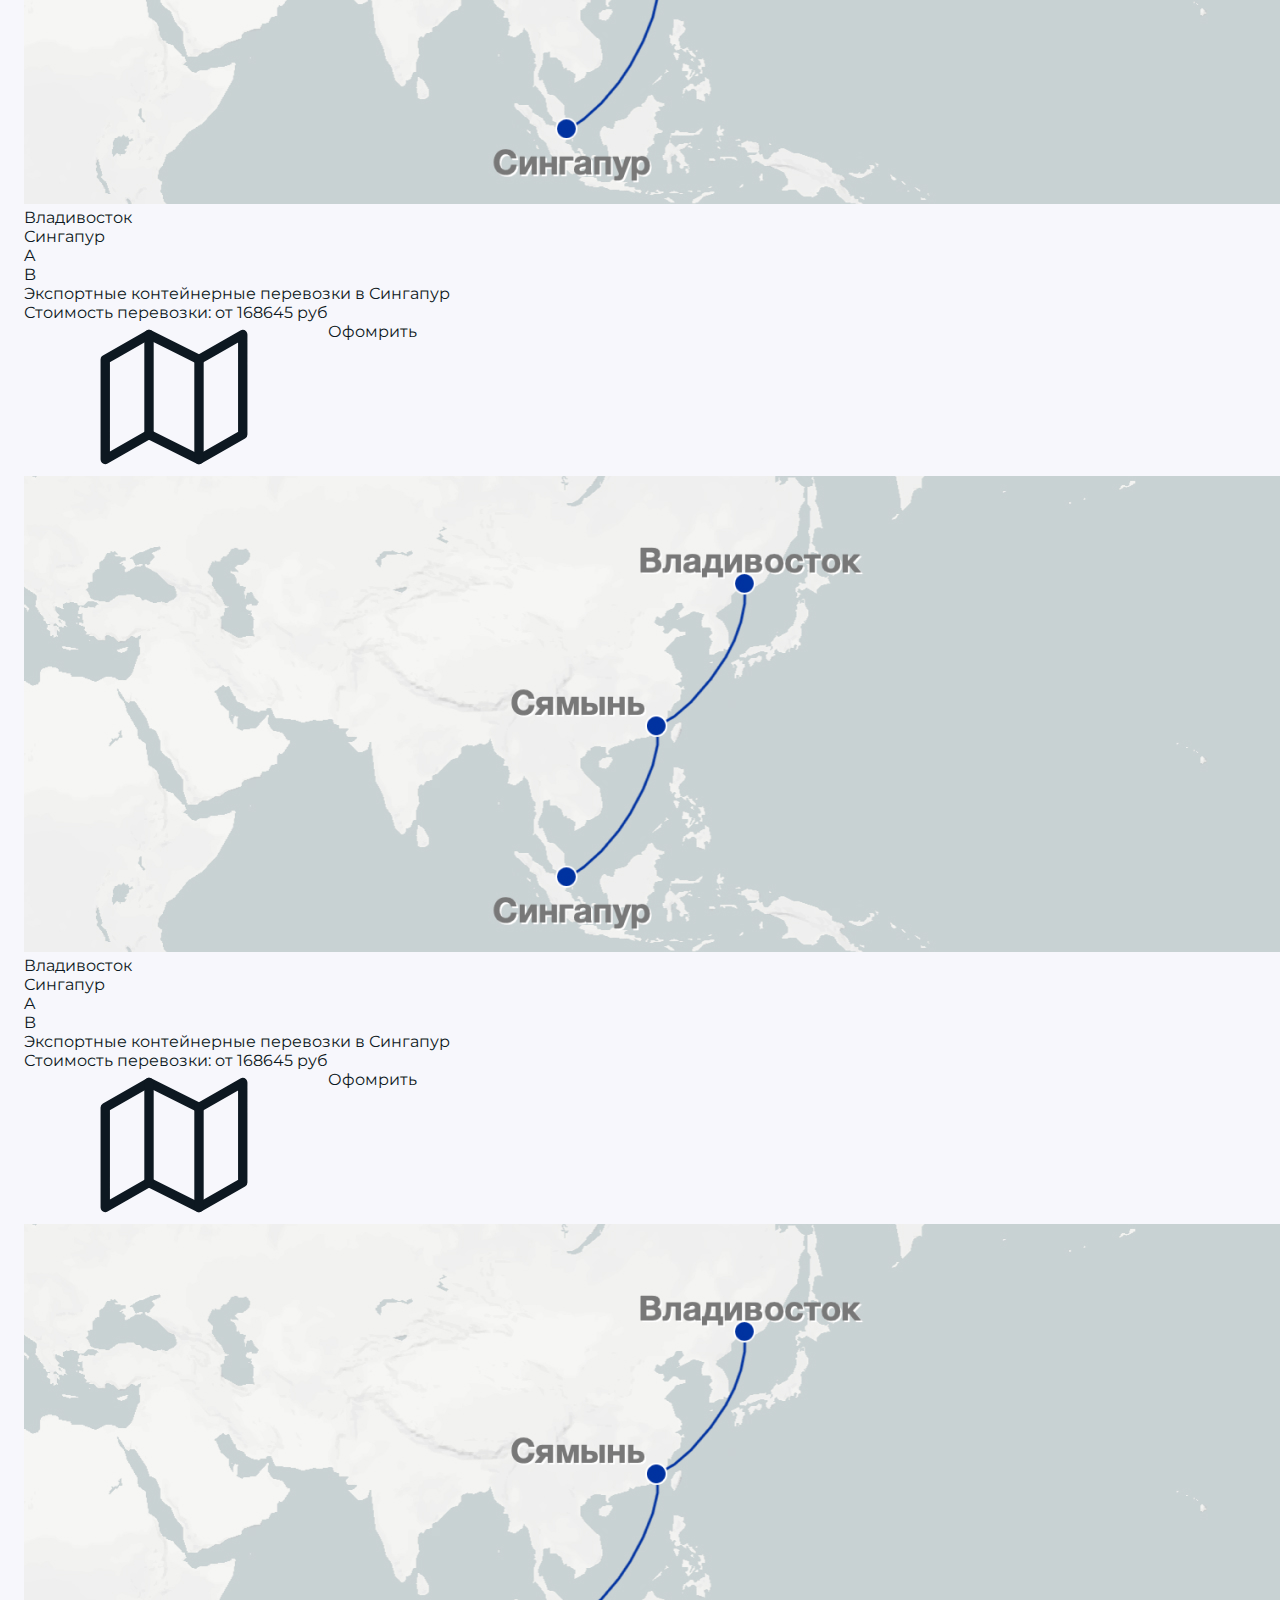
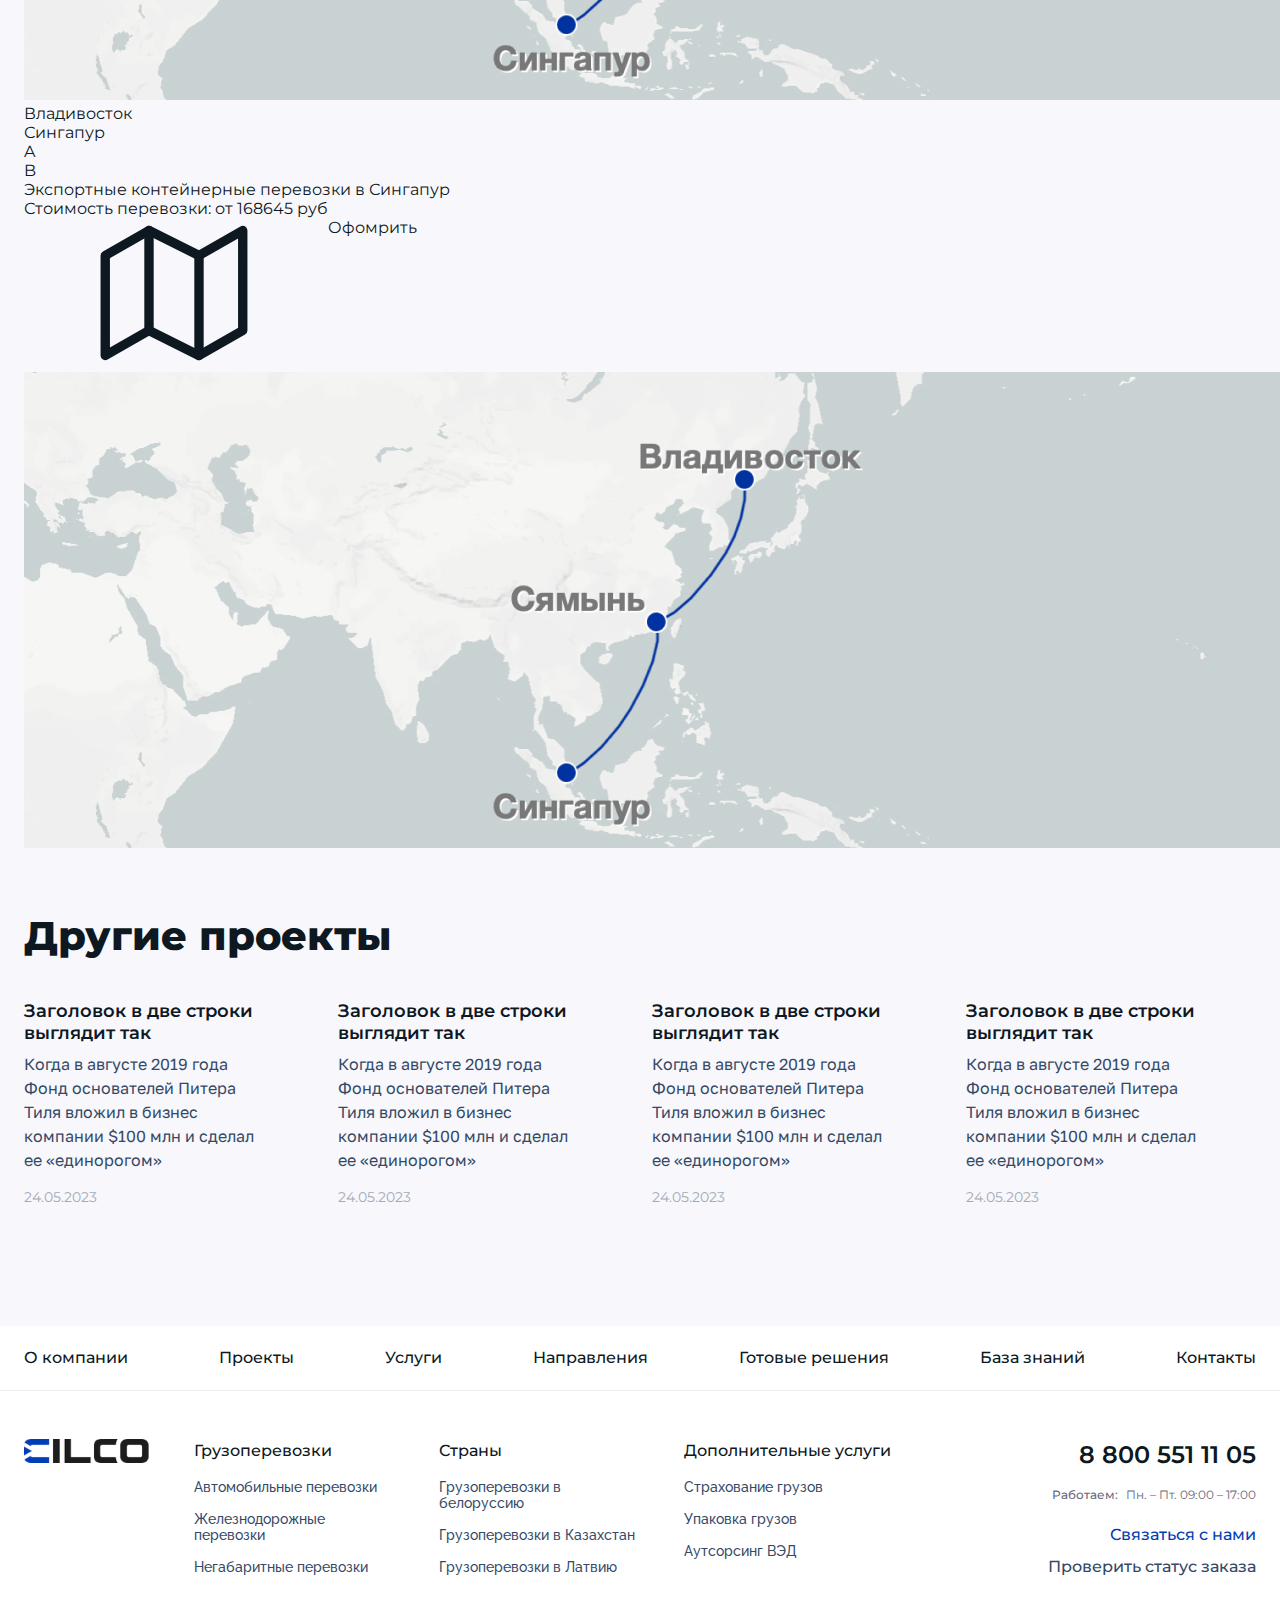
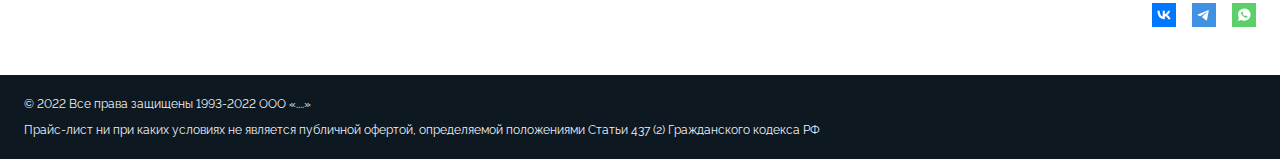
<file: project.html>
<!DOCTYPE html>
<html lang="ru">
	<head>
		<meta http-equiv="Content-Type" content="text/html; charset=utf-8">

		<!-- Adapting the page for mobile devices -->
		<meta name="viewport" content="width=device-width, initial-scale=1, maximum-scale=1">

		<!-- Prohibition of phone number recognition -->
		<meta name="format-detection" content="telephone=no">
		<meta name="SKYPE_TOOLBAR" content ="SKYPE_TOOLBAR_PARSER_COMPATIBLE">

		<!-- Page title -->
		<title>Заголовок страницы</title>

		<!-- Meta description -->
		<meta name="description" content="">

		<!-- Meta Keywords -->
		<meta name="keywords" content="">

		<!-- Changing the color of the mobile browser panel -->
		<meta name="msapplication-TileColor" content="#003EB6">
		<meta name="theme-color" content="#003EB6">

		<!-- Connecting fonts from Google -->
		<link rel="preconnect" href="https://fonts.googleapis.com">
		<link rel="preconnect" href="https://fonts.gstatic.com" crossorigin>
		<link href="https://fonts.googleapis.com/css2?family=Golos+Text:wght@400..900&family=Montserrat:ital,wght@0,100..900;1,100..900&family=Raleway:ital,wght@0,100..900;1,100..900&display=swap" rel="stylesheet">

		<!-- Connecting style files -->
		<link rel="stylesheet" href="css/swiper-bundle.min.css" async>
		<link rel="stylesheet" href="css/swiper.css" async>
		<link rel="stylesheet" href="css/fancybox.css" async>
		<link rel="stylesheet" href="css/styles.css" async>

		<link rel="stylesheet" href="css/response_1439.css" media="print, (max-width: 1439px)" async>
		<link rel="stylesheet" href="css/response_1279.css" media="print, (max-width: 1279px)" async>
		<link rel="stylesheet" href="css/response_1023.css" media="print, (max-width: 1023px)" async>
		<link rel="stylesheet" href="css/response_767.css" media="print, (max-width: 767px)" async>
		<link rel="stylesheet" href="css/response_479.css" media="(max-width: 479px)" async>
	</head>

	<body>
		<div class="wrap">
			<div class="main">
				<header>
					<button class="mob_close_btn"></button>

					<div class="scroll">
						<div class="top">
							<div class="cont row">
								<div class="links">
									<div><a href="/">О компании</a></div>

									<div><a class="active">Проекты</a></div>

									<div><a href="/">База знании</a></div>
								</div>

								<div class="work_time">
									<svg class="icon"><use xlink:href="images/sprite.svg#ic_time"></use></svg>

									<div>с 9:00 до 21:00 <span>Без перерывов и выходных</span></div>
								</div>

								<div class="city">
									<svg class="icon"><use xlink:href="images/sprite.svg#ic_location"></use></svg>

									<span>Москва</span>
								</div>

								<div class="help_link"><a href="/">Помощь</a></div>

								<div class="langs">
									<a class="active">rus</a> / <a href="/">eng</a>
								</div>
							</div>
						</div>


						<div class="data">
							<div class="cont row">
								<a href="/" class="logo">
									<img src="images/logo.png" alt="">
								</a>

								<nav class="menu row">
									<div class="menu_item">
										<a href="/" class="sub_link">Услуги</a>

										<div class="sub_menu sub_menu_services">
											<div class="cont">
												<div class="row">
													<div><a href="/">
														<div class="icon">
															<svg><use xlink:href="images/sprite.svg#ic_service1"></use></svg>
														</div>

														<span>Автомобильные перевозки</span>
													</a></div>

													<div><a href="/">
														<div class="icon">
															<svg><use xlink:href="images/sprite.svg#ic_service8"></use></svg>
														</div>

														<span>Проектная логистика</span>
													</a></div>

													<div><a href="/">
														<div class="icon">
															<svg><use xlink:href="images/sprite.svg#ic_service4"></use></svg>
														</div>

														<span>Авиаперевозки</span>
													</a></div>

													<div><a href="/">
														<div class="icon">
															<svg><use xlink:href="images/sprite.svg#ic_service2"></use></svg>
														</div>

														<span>Негабаритные перевозки</span>
													</a></div>

													<div><a href="/">
														<div class="icon">
															<svg><use xlink:href="images/sprite.svg#ic_service9"></use></svg>
														</div>

														<span>Управление цепями поставок</span>
													</a></div>

													<div><a href="/">
														<div class="icon">
															<svg><use xlink:href="images/sprite.svg#ic_service10"></use></svg>
														</div>

														<span>Контейнерные перевозки</span>
													</a></div>

													<div><a href="/">
														<div class="icon">
															<svg><use xlink:href="images/sprite.svg#ic_service11"></use></svg>
														</div>

														<span>Перевозка опасных грузов</span>
													</a></div>

													<div><a href="/">
														<div class="icon">
															<svg><use xlink:href="images/sprite.svg#ic_service3"></use></svg>
														</div>

														<span>Железнодорожные перевозки</span>
													</a></div>

													<div><a href="/">
														<div class="icon">
															<svg><use xlink:href="images/sprite.svg#ic_service6"></use></svg>
														</div>

														<span>Сборные грузы</span>
													</a></div>

													<div><a href="/">
														<div class="icon">
															<svg><use xlink:href="images/sprite.svg#ic_service12"></use></svg>
														</div>

														<span>Перевозка генеральных грузов</span>
													</a></div>

													<div><a href="/">
														<div class="icon">
															<svg><use xlink:href="images/sprite.svg#ic_service13"></use></svg>
														</div>

														<span>Мультимодальные перевозки</span>
													</a></div>

													<div><a href="/">
														<div class="icon">
															<svg><use xlink:href="images/sprite.svg#ic_service14"></use></svg>
														</div>

														<span>Финансовая логистика</span>
													</a></div>
												</div>
											</div>
										</div>
									</div>

									<div class="menu_item">
										<a href="/" class="sub_link">Направления</a>

										<div class="sub_menu sub_menu_directions">
											<div class="cont">
												<div class="row">
													<div class="directions level1">
														<div><a href="/" data-level2="1">
															<div class="icon">
																<svg><use xlink:href="images/sprite.svg#ic_direction1"></use></svg>
															</div>

															<span>По странам</span>

															<svg class="arr"><use xlink:href="images/sprite.svg#ic_arr_hor"></use></svg>
														</a></div>

														<div><a href="/" data-level2="2">
															<div class="icon">
																<svg><use xlink:href="images/sprite.svg#ic_direction2"></use></svg>
															</div>

															<span>По отрасли</span>

															<svg class="arr"><use xlink:href="images/sprite.svg#ic_arr_hor"></use></svg>
														</a></div>

														<div><a href="/" data-level2="3">
															<div class="icon">
																<svg><use xlink:href="images/sprite.svg#ic_direction3"></use></svg>
															</div>

															<span>Труднодоступные регионы</span>

															<svg class="arr"><use xlink:href="images/sprite.svg#ic_arr_hor"></use></svg>
														</a></div>

														<div><a href="/" data-level2="4">
															<div class="icon">
																<svg><use xlink:href="images/sprite.svg#ic_direction4"></use></svg>
															</div>

															<span>Дополнительно</span>

															<svg class="arr"><use xlink:href="images/sprite.svg#ic_arr_hor"></use></svg>
														</a></div>
													</div>


													<div class="level2 level2_1 countries">
														<div class="row">
															<div class="countries_level1">
																<div><a href="/" class="btn" data-level2="1">
																	<div class="icon">
																		<svg><use xlink:href="images/sprite.svg#ic_services_country1"></use></svg>
																	</div>

																	<span>Импортные перевозки</span>

																	<svg class="arr"><use xlink:href="images/sprite.svg#ic_arr_hor"></use></svg>
																</a></div>

																<div><a href="/" class="btn" data-level2="1">
																	<div class="icon">
																		<svg><use xlink:href="images/sprite.svg#ic_services_country2"></use></svg>
																	</div>

																	<span>Экспортные перевозки</span>

																	<svg class="arr"><use xlink:href="images/sprite.svg#ic_arr_hor"></use></svg>
																</a></div>
															</div>


															<div class="countries_level2 countries_level2_1">
																<div><a href="/" class="btn" data-level3="1">
																	<span>Азия</span>

																	<svg class="arr"><use xlink:href="images/sprite.svg#ic_arr_hor"></use></svg>
																</a></div>

																<div><a href="/" class="btn" data-level3="1">
																	<span>Европа</span>

																	<svg class="arr"><use xlink:href="images/sprite.svg#ic_arr_hor"></use></svg>
																</a></div>

																<div><a href="/" class="btn" data-level3="1">
																	<span>Северная Америка</span>

																	<svg class="arr"><use xlink:href="images/sprite.svg#ic_arr_hor"></use></svg>
																</a></div>

																<div><a href="/" class="btn" data-level3="1">
																	<span>Южная Америка</span>

																	<svg class="arr"><use xlink:href="images/sprite.svg#ic_arr_hor"></use></svg>
																</a></div>

																<div><a href="/" class="btn" data-level3="1">
																	<span>Африка</span>

																	<svg class="arr"><use xlink:href="images/sprite.svg#ic_arr_hor"></use></svg>
																</a></div>

																<div><a href="/" class="btn" data-level3="1">
																	<span>Австралия и Океания</span>

																	<svg class="arr"><use xlink:href="images/sprite.svg#ic_arr_hor"></use></svg>
																</a></div>
															</div>


															<div class="countries_level3 countries_level3_1">
																<div><a href="/" class="btn">
																	<span>Австрия</span>
																</a></div>

																<div><a href="/" class="btn">
																	<span>Болгария</span>
																</a></div>

																<div><a href="/" class="btn">
																	<span>Бельгия</span>
																</a></div>

																<div><a href="/" class="btn">
																	<span>Венгрия</span>
																</a></div>

																<div><a href="/" class="btn">
																	<span>Великобритания</span>
																</a></div>

																<div><a href="/" class="btn">
																	<span>Германия</span>
																</a></div>

																<div><a href="/" class="btn">
																	<span>Греция</span>
																</a></div>

																<div><a href="/" class="btn">
																	<span>Дания</span>
																</a></div>

																<div><a href="/" class="btn">
																	<span>Испания</span>
																</a></div>

																<div><a href="/" class="btn">
																	<span>Италия</span>
																</a></div>

																<div><a href="/" class="btn">
																	<span>Литва</span>
																</a></div>

																<div><a href="/" class="btn">
																	<span>Нидерланды</span>
																</a></div>

																<div><a href="/" class="btn">
																	<span>Норвегия</span>
																</a></div>

																<div><a href="/" class="btn">
																	<span>Польша</span>
																</a></div>

																<div><a href="/" class="btn">
																	<span>Португалия</span>
																</a></div>

																<div><a href="/" class="btn">
																	<span>Румыния</span>
																</a></div>

																<div><a href="/" class="btn">
																	<span>Сербия</span>
																</a></div>

																<div><a href="/" class="btn">
																	<span>Словения</span>
																</a></div>

																<div><a href="/" class="btn">
																	<span>Турция</span>
																</a></div>

																<div><a href="/" class="btn">
																	<span>Финляндия</span>
																</a></div>

																<div><a href="/" class="btn">
																	<span>Франция</span>
																</a></div>

																<div><a href="/" class="btn">
																	<span>Чехия</span>
																</a></div>

																<div><a href="/" class="btn">
																	<span>Швейцария</span>
																</a></div>

																<div><a href="/" class="btn">
																	<span>Швеция</span>
																</a></div>
															</div>
														</div>
													</div>


													<div class="level2 level2_2 industry">
														<div><a href="/">
															<div class="icon">
																<svg><use xlink:href="images/sprite.svg#ic_services_industry1"></use></svg>
															</div>

															<span>Сельское хозяйство</span>
														</a></div>

														<div><a href="/">
															<div class="icon">
																<svg><use xlink:href="images/sprite.svg#ic_services_industry2"></use></svg>
															</div>

															<span>Химическая промышленность</span>
														</a></div>

														<div><a href="/">
															<div class="icon">
																<svg><use xlink:href="images/sprite.svg#ic_services_industry3"></use></svg>
															</div>

															<span>Машиностроение</span>
														</a></div>

														<div><a href="/">
															<div class="icon">
																<svg><use xlink:href="images/sprite.svg#ic_services_industry4"></use></svg>
															</div>

															<span>Добыча полезных ископаемых</span>
														</a></div>

														<div><a href="/">
															<div class="icon">
																<svg><use xlink:href="images/sprite.svg#ic_services_industry5"></use></svg>
															</div>

															<span>Энергетика</span>
														</a></div>

														<div><a href="/">
															<div class="icon">
																<svg><use xlink:href="images/sprite.svg#ic_services_industry6"></use></svg>
															</div>

															<span>Медицина</span>
														</a></div>

														<div><a href="/">
															<div class="icon">
																<svg><use xlink:href="images/sprite.svg#ic_services_industry7"></use></svg>
															</div>

															<span>Пищевая промышленность</span>
														</a></div>
													</div>


													<div class="level2 level2_3 regions">
														<div><a href="/">Норильск</a></div>

														<div><a href="/">Нерюнгри</a></div>

														<div><a href="/">Певек</a></div>

														<div><a href="/">Мирный</a></div>

														<div><a href="/">Усинск</a></div>

														<div><a href="/">Нарьян-Мар</a></div>

														<div><a href="/">Калининград</a></div>

														<div><a href="/">Магадан</a></div>

														<div><a href="/">Южно-Сахалинск</a></div>

														<div><a href="/">Камчатка</a></div>

														<div><a href="/">Бодайбо</a></div>

														<div><a href="/">Анадырь</a></div>

														<div><a href="/">Воркута</a></div>

														<div><a href="/">Комсомольск-на-Амуре</a></div>
													</div>


													<div class="level2 level2_4 additional">
														<div><a href="/">
															<div class="icon">
																<svg><use xlink:href="images/sprite.svg#ic_services_additional1"></use></svg>
															</div>

															<span>Таможенное оформление</span>
														</a></div>

														<div><a href="/">
															<div class="icon">
																<svg><use xlink:href="images/sprite.svg#ic_services_additional2"></use></svg>
															</div>

															<span>Поиск и подбор поставщиков</span>
														</a></div>

														<div><a href="/">
															<div class="icon">
																<svg><use xlink:href="images/sprite.svg#ic_services_additional3"></use></svg>
															</div>

															<span>Юр. сопровождение ВЭД</span>
														</a></div>

														<div><a href="/">
															<div class="icon">
																<svg><use xlink:href="images/sprite.svg#ic_services_additional4"></use></svg>
															</div>

															<span>Ответственное хранение</span>
														</a></div>

														<div><a href="/">
															<div class="icon">
																<svg><use xlink:href="images/sprite.svg#ic_services_additional5"></use></svg>
															</div>

															<span>Страхование грузов</span>
														</a></div>

														<div><a href="/">
															<div class="icon">
																<svg><use xlink:href="images/sprite.svg#ic_services_additional6"></use></svg>
															</div>

															<span>Сертификация</span>
														</a></div>

														<div><a href="/">
															<div class="icon">
																<svg><use xlink:href="images/sprite.svg#ic_services_additional7"></use></svg>
															</div>

															<span>Маркировка груза</span>
														</a></div>
													</div>
												</div>
											</div>
										</div>
									</div>

									<div class="menu_item">
										<a href="/" class="sub_link">Готовые решения</a>

										<div class="sub_menu sub_menu_solutions">
											<div class="cont">
												<div class="row">
													<div><a href="/">
														<div class="icon">
															<svg><use xlink:href="images/sprite.svg#ic_solution1"></use></svg>
														</div>

														<span>Перевозка спецтехники</span>
													</a></div>

													<div><a href="/">
														<div class="icon">
															<svg><use xlink:href="images/sprite.svg#ic_solution2"></use></svg>
														</div>

														<span>Перевозка наливной химии</span>
													</a></div>

													<div><a href="/">
														<div class="icon">
															<svg><use xlink:href="images/sprite.svg#ic_solution3"></use></svg>
														</div>

														<span>Перевозка мобальных заводов</span>
													</a></div>

													<div><a href="/">
														<div class="icon">
															<svg><use xlink:href="images/sprite.svg#ic_solution4"></use></svg>
														</div>

														<span>Перевозка пищевого оборудования</span>
													</a></div>

													<div><a href="/">
														<div class="icon">
															<svg><use xlink:href="images/sprite.svg#ic_solution5"></use></svg>
														</div>

														<span>Перевозка пиротехники</span>
													</a></div>

													<div><a href="/">
														<div class="icon">
															<svg><use xlink:href="images/sprite.svg#ic_solution6"></use></svg>
														</div>

														<span>Перевозка медицинской техники</span>
													</a></div>

													<div><a href="/">
														<div class="icon">
															<svg><use xlink:href="images/sprite.svg#ic_solution7"></use></svg>
														</div>

														<span>Перевозка производственных линий</span>
													</a></div>

													<div><a href="/">
														<div class="icon">
															<svg><use xlink:href="images/sprite.svg#ic_solution8"></use></svg>
														</div>

														<span>Перевозка подъемного оборудования</span>
													</a></div>
												</div>
											</div>
										</div>
									</div>

									<!-- <div class="menu_item">
										<a href="/">Маршруты</a>
									</div> -->

									<div class="menu_item">
										<a href="/">Контакты</a>
									</div>
								</nav>

								<form action="" class="search">
									<svg class="icon"><use xlink:href="images/sprite.svg#ic_search"></use></svg>

									<input type="text" name="" value="" class="input" placeholder="Поиск">
								</form>

								<div class="phone">
									<div>Звонок бесплатный</div>

									<div><a href="te:8 800 551 11 05">8 800 551 11 05</a></div>
								</div>
							</div>
						</div>
					</div>
				</header>


				<section class="mob_header">
					<div class="cont row">
						<a href="/" class="logo">
							<img src="images/logo.png" alt="">
						</a>

						<div class="phone">
							<div>Звонок бесплатный</div>

							<div><a href="te:8 800 551 11 05">8 800 551 11 05</a></div>
						</div>

						<button class="mob_menu_btn">
							<span></span>
						</button>
					</div>
				</section>


				<section class="page_head">
					<div class="cont">
						<div class="breadcrumbs">
							<a href="/">
								<svg class="icon"><use xlink:href="images/sprite.svg#ic_home"></use></svg>
							</a>

							<span class="sep"></span>

							<a href="/">Проекты</a>

							<span class="sep"></span>

							<span class="current">Асфальтоукладчик 18 тн</span>
						</div>

						<div class="row">
							<div>
								<h1 class="page_title">Асфальтоукладчик 18 тн</h1>

								<div class="page_desc">В разделе представлены выполненные проекты в международном сообщении и по территории РФ</div>
							</div>

							<div class="date">24.05.2023</div>
						</div>
					</div>
				</section>


				<section class="project_info block big_m">
					<div class="head">
						<div class="cont row">
							<div class="image">
								<img src="images/tmp/project_head_img.jpg" alt="" loading="lazy">
							</div>

							<div class="desc">Существляет внутрироссийские и международные контейнерные перевозки различными видами транспорта: морским, железнодорожным и автомобильным. Мы доставляем грузы регулярными контейнерными сервисами из СНГ, стран Азии и Ближнего Востока через порты России и сухопутные погранпереходы</div>

							<div class="exp">Отправляем товары как в собственных контейнерах, так и в контейнерах клиента, а также предоставляем возможность доставки «от двери до двери».</div>
						</div>
					</div>


					<div class="our_advantages">
						<div class="cont">
							<div class="title">Преимущества CILCO</div>

							<div class="desc">
								<div class="text_block">
									<p>Александр Ван в 24 года ненадолго стал самым молодым self-made миллиардером в мире, обеспечивая разработчиков искусственного интеллекта тем, что им необходимо — людьми. Теперь же его стартап Scale AI стоимостью $7,3 млрд готовится заработать на буме искусственного интеллекта — если, конечно, кто-то другой не сделает это лучше или дешевле</p>
								</div>
							</div>

							<div class="row">
								<div class="item">
									<div class="name">Вместимость до 3400 TEU еженедельно</div>

									<div class="icon">
										<img src="images/ic_our_advantages1.svg" alt="" loading="lazy">
									</div>
								</div>

								<div class="item">
									<div class="name">Транзитное время — от 4 дней</div>

									<div class="icon">
										<img src="images/ic_our_advantages2.svg" alt="" loading="lazy">
									</div>
								</div>

								<div class="item">
									<div class="name">Регулярное расписание</div>

									<div class="icon">
										<img src="images/ic_our_advantages3.svg" alt="" loading="lazy">
									</div>
								</div>
							</div>
						</div>
					</div>

					<div class="description">
						<div class="cont">
							<div class="text_block">
								<p>существляет внутрироссийские и международные контейнерные перевозки различными видами транспорта: морским, железнодорожным и автомобильным. Мы доставляем грузы регулярными контейнерными сервисами из СНГ, стран Азии и Ближнего Востока через порты России и сухопутные погранпереходы</p>

								<p>«От прямого ответа на вопрос о вариантах использования искусственного интеллекта на практике они постоянно уклонялись. Было очевидно, что замысел недобрый», ― вспоминает Ван. Тогда Scale AI был совсем молодым стартапом, анализировавшим данные преимущественно для производителей автомобилей с технологией автономного управления. Однако Ван забеспокоился о том, что вскоре ИИ кардинально перевернет мировой порядок, который, за исключением распада Советского Союза, со времен Второй мировой войны оставался по большому счету стабильным. «Если задуматься об истории человечества, то на всем ее протяжении шли войны, кроме последних 80 лет, которые выдались на удивление мирными, ― рассуждает Ван в своей штаб-квартире на шестом этаже здания в деловом районе Сан-Франциско, пока внизу то и дело проносятся автомобили с частично автономным управлением. ― Так было в значительной степени благодаря лидерству Америки в мире».</p>
							</div>
						</div>
					</div>
				</section>


				<section class="routes_map block tabs_container">
					<div class="cont">
						<div class="block_head">
							<div class="title">Карта маршрутов</div>
						</div>

						<div class="tabs">
							<button data-content="#route_map_tab1" data-level="level1" class="btn active">По странам</button>

							<button data-content="#route_map_tab2" data-level="level1" class="btn">По направлениям</button>
						</div>

						<div class="tab_content level1 active" id="route_map_tab1">
							<div class="list">
								<div class="route">
									<div class="path">
										<div class="from">Владивосток</div>

										<div class="to">Сингапур</div>

										<div class="line">
											<div class="a">A</div>
											<div class="b">B</div>
										</div>
									</div>

									<div class="info">
										<div class="title">Экспортные контейнерные перевозки в Сингапур</div>

										<div class="price">Стоимость перевозки: от 168645 руб</div>
									</div>

									<button class="map_btn">
										<svg class="icon"><use xlink:href="images/sprite.svg#ic_map"></use></svg>
									</button>

									<button class="btn">Офомрить</button>

									<div class="map">
										<img src="images/tmp/routes_map_img.jpg" alt="">
									</div>
								</div>

								<div class="route">
									<div class="path">
										<div class="from">Владивосток</div>

										<div class="to">Сингапур</div>

										<div class="line">
											<div class="a">A</div>
											<div class="b">B</div>
										</div>
									</div>

									<div class="info">
										<div class="title">Экспортные контейнерные перевозки в Сингапур</div>

										<div class="price">Стоимость перевозки: от 168645 руб</div>
									</div>

									<button class="map_btn">
										<svg class="icon"><use xlink:href="images/sprite.svg#ic_map"></use></svg>
									</button>

									<button class="btn">Офомрить</button>

									<div class="map">
										<img src="images/tmp/routes_map_img.jpg" alt="">
									</div>
								</div>

								<div class="route">
									<div class="path">
										<div class="from">Владивосток</div>

										<div class="to">Сингапур</div>

										<div class="line">
											<div class="a">A</div>
											<div class="b">B</div>
										</div>
									</div>

									<div class="info">
										<div class="title">Экспортные контейнерные перевозки в Сингапур</div>

										<div class="price">Стоимость перевозки: от 168645 руб</div>
									</div>

									<button class="map_btn">
										<svg class="icon"><use xlink:href="images/sprite.svg#ic_map"></use></svg>
									</button>

									<button class="btn">Офомрить</button>

									<div class="map">
										<img src="images/tmp/routes_map_img.jpg" alt="">
									</div>
								</div>

								<div class="route">
									<div class="path">
										<div class="from">Владивосток</div>

										<div class="to">Сингапур</div>

										<div class="line">
											<div class="a">A</div>
											<div class="b">B</div>
										</div>
									</div>

									<div class="info">
										<div class="title">Экспортные контейнерные перевозки в Сингапур</div>

										<div class="price">Стоимость перевозки: от 168645 руб</div>
									</div>

									<button class="map_btn">
										<svg class="icon"><use xlink:href="images/sprite.svg#ic_map"></use></svg>
									</button>

									<button class="btn">Офомрить</button>

									<div class="map">
										<img src="images/tmp/routes_map_img.jpg" alt="">
									</div>
								</div>

								<div class="route">
									<div class="path">
										<div class="from">Владивосток</div>

										<div class="to">Сингапур</div>

										<div class="line">
											<div class="a">A</div>
											<div class="b">B</div>
										</div>
									</div>

									<div class="info">
										<div class="title">Экспортные контейнерные перевозки в Сингапур</div>

										<div class="price">Стоимость перевозки: от 168645 руб</div>
									</div>

									<button class="map_btn">
										<svg class="icon"><use xlink:href="images/sprite.svg#ic_map"></use></svg>
									</button>

									<button class="btn">Офомрить</button>

									<div class="map">
										<img src="images/tmp/routes_map_img.jpg" alt="">
									</div>
								</div>
							</div>
						</div>

						<div class="tab_content level1" id="route_map_tab2">

						</div>
					</div>
				</section>


				<section class="other_projects block big_m">
					<div class="cont">
						<div class="block_head">
							<div class="title">Другие проекты</div>
						</div>

						<div class="row">
							<div class="project">
								<div class="name">
									<a href="/">Заголовок в две строки выглядит так</a>
								</div>

								<div class="desc">Когда в августе 2019 года Фонд основателей Питера Тиля вложил в бизнес компании $100 млн и сделал ее «единорогом»</div>

								<div class="date">24.05.2023</div>
							</div>

							<div class="project">
								<div class="name">
									<a href="/">Заголовок в две строки выглядит так</a>
								</div>

								<div class="desc">Когда в августе 2019 года Фонд основателей Питера Тиля вложил в бизнес компании $100 млн и сделал ее «единорогом»</div>

								<div class="date">24.05.2023</div>
							</div>

							<div class="project">
								<div class="name">
									<a href="/">Заголовок в две строки выглядит так</a>
								</div>

								<div class="desc">Когда в августе 2019 года Фонд основателей Питера Тиля вложил в бизнес компании $100 млн и сделал ее «единорогом»</div>

								<div class="date">24.05.2023</div>
							</div>

							<div class="project">
								<div class="name">
									<a href="/">Заголовок в две строки выглядит так</a>
								</div>

								<div class="desc">Когда в августе 2019 года Фонд основателей Питера Тиля вложил в бизнес компании $100 млн и сделал ее «единорогом»</div>

								<div class="date">24.05.2023</div>
							</div>
						</div>
					</div>
				</section>
			</div>


			<footer>
				<div class="top">
					<div class="cont">
						<div class="menu">
							<div><a href="/">О компании</a></div>

							<div><a href="/">Проекты</a></div>

							<div><a href="/">Услуги</a></div>

							<div><a href="/">Направления</a></div>

							<div><a href="/">Готовые решения</a></div>

							<div><a href="/">База знаний</a></div>

							<div><a href="/">Контакты</a></div>
						</div>
					</div>
				</div>

				<div class="data">
					<div class="cont row">
						<div class="logo">
							<img src="images/logo.png" alt="">
						</div>

						<div class="links">
							<div class="title">Грузоперевозки</div>

							<div class="items">
								<div><a href="/">Автомобильные перевозки</a></div>

								<div><a href="/">Железнодорожные перевозки</a></div>

								<div><a href="/">Негабаритные перевозки</a></div>
							</div>
						</div>

						<div class="links">
							<div class="title">Страны</div>

							<div class="items">
								<div><a href="/">Грузоперевозки в белоруссию</a></div>

								<div><a href="/">Грузоперевозки в Казахстан</a></div>

								<div><a href="/">Грузоперевозки в Латвию</a></div>
							</div>
						</div>

						<!-- <div class="links">
							<div class="title">Отраслевые решения</div>

							<div class="items">
								<div><a href="/">Перевозка оборудования для нефтегазовой отрасли</a></div>

								<div><a href="/">Перевозка продукции для машиностроительной отралси</a></div>

								<div><a href="/">Перевозка оборудования для медицинской отрасли</a></div>
							</div>
						</div> -->

						<div class="links">
							<div class="title">Дополнительные услуги</div>

							<div class="items">
								<div><a href="/">Страхование грузов</a></div>

								<div><a href="/">Упаковка грузов</a></div>

								<div><a href="/">Аутсорсинг ВЭД</a></div>
							</div>
						</div>

						<div class="contacts">
							<div class="phone">
								<a href="tel:8 800 551 11 05">8 800 551 11 05</a>
							</div>

							<div class="work_time">
								<div class="label">Работаем:</div>

								<div class="val">Пн. – Пт. 09:00 – 17:00</div>
							</div>

							<button class="feedback_btn modal_btn" data-modal="feedback_modal">Связаться с нами</button>

							<button class="check_order_btn">Проверить статус заказа</button>

							<div class="socials">
								<a href="/" target="_blank" rel="noopener nofollow">
									<img src="images/ic_vk.svg" alt="" loading="lazy">
								</a>

								<a href="/" target="_blank" rel="noopener nofollow">
									<img src="images/ic_tg.svg" alt="" loading="lazy">
								</a>

								<a href="/" target="_blank" rel="noopener nofollow">
									<img src="images/ic_whatsapp.svg" alt="" loading="lazy">
								</a>
							</div>
						</div>
					</div>
				</div>

				<div class="bottom">
					<div class="cont">
						<div class="copyright">&copy; 2022 Все права защищены 1993-2022 ООО «....»</div>

						<div class="exp">Прайс-лист ни при каких условиях не является публичной офертой, определяемой положениями Статьи 437 (2) Гражданского кодекса РФ</div>
					</div>
				</div>
			</footer>


			<div class="overlay"></div>
		</div>


		<section class="modal" id="feedback_modal">
			<div class="modal_title">Заголовок</div>

			<form action="" class="form">
				<div class="line">
					<div class="label">Введите имя *</div>

					<div class="field">
						<input type="text" name="" value="" class="input">
					</div>
				</div>

				<div class="line">
					<div class="label">Введите телефон *</div>

					<div class="field">
						<input type="tel" name="" value="" class="input">
					</div>
				</div>

				<div class="line">
					<div class="label">Электронная почта *</div>

					<div class="field">
						<input type="email" name="" value="" class="input">
					</div>
				</div>

				<div class="submit">
					<button type="submit" class="submit_btn">Отправить</button>
				</div>

				<div class="agree">
					<label class="checkbox">
						<input type="checkbox" name="agree" checked>

						<div class="check">
							<svg><use xlink:href="images/sprite.svg#ic_check"></use></svg>
						</div>

						<div>Даю свое согласие на обработку персональных данных</div>
					</label>
				</div>
			</form>
		</section>


		<!-- Connecting javascript files -->
		<script src="js/jquery-3.6.3.min.js"></script>
		<script src="js/functions.js"></script>
		<script src="js/swiper-bundle.min.js"></script>
		<script src="js/fancybox.js"></script>
		<script src="js/nice-select2.js"></script>
		<script src="js/imask.js"></script>
		<script src="js/scripts.js"></script>
	</body>
</html>
</file>
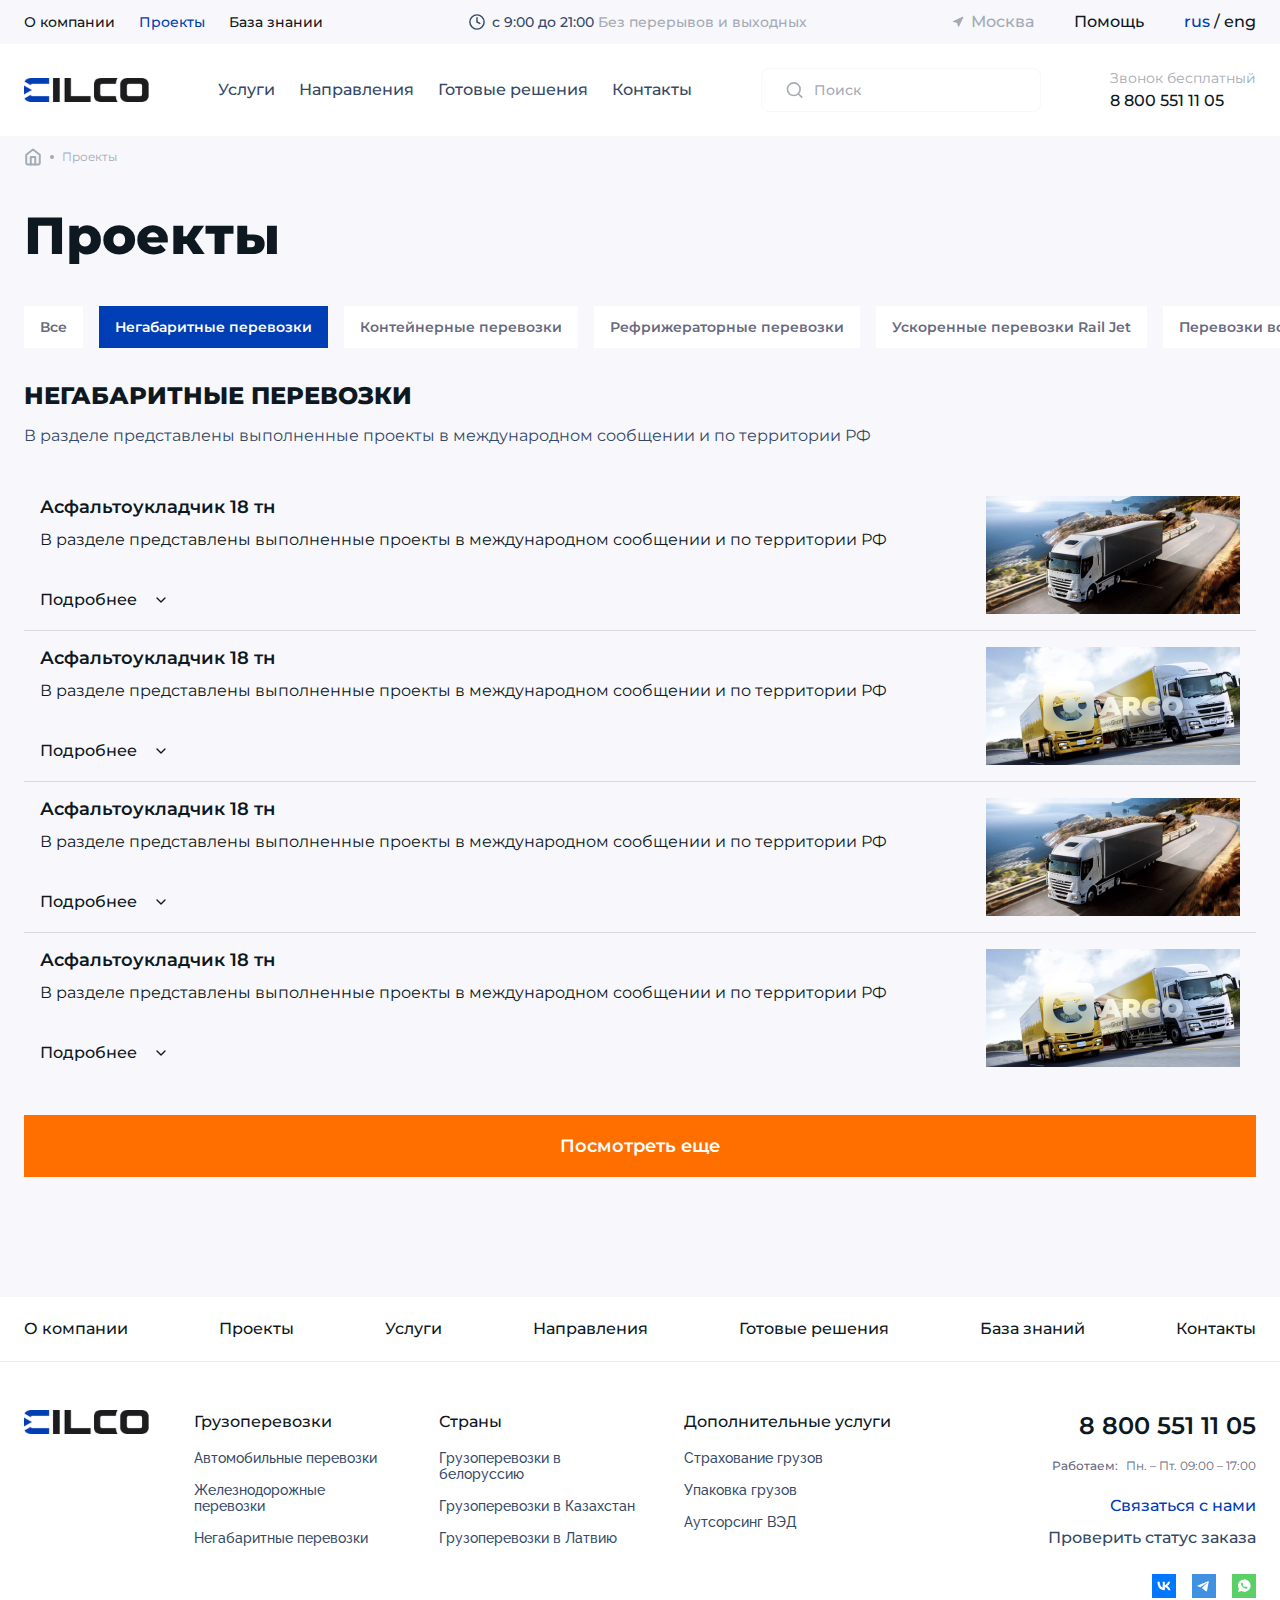
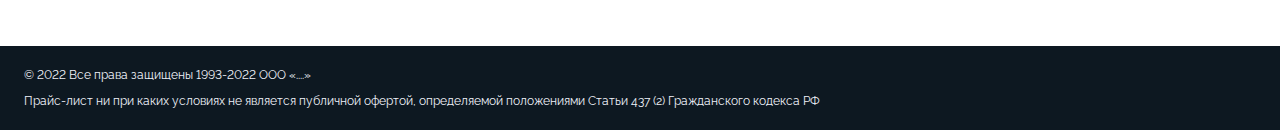
<file: projects.html>
<!DOCTYPE html>
<html lang="ru">
	<head>
		<meta http-equiv="Content-Type" content="text/html; charset=utf-8">

		<!-- Adapting the page for mobile devices -->
		<meta name="viewport" content="width=device-width, initial-scale=1, maximum-scale=1">

		<!-- Prohibition of phone number recognition -->
		<meta name="format-detection" content="telephone=no">
		<meta name="SKYPE_TOOLBAR" content ="SKYPE_TOOLBAR_PARSER_COMPATIBLE">

		<!-- Page title -->
		<title>Заголовок страницы</title>

		<!-- Meta description -->
		<meta name="description" content="">

		<!-- Meta Keywords -->
		<meta name="keywords" content="">

		<!-- Changing the color of the mobile browser panel -->
		<meta name="msapplication-TileColor" content="#003EB6">
		<meta name="theme-color" content="#003EB6">

		<!-- Connecting fonts from Google -->
		<link rel="preconnect" href="https://fonts.googleapis.com">
		<link rel="preconnect" href="https://fonts.gstatic.com" crossorigin>
		<link href="https://fonts.googleapis.com/css2?family=Golos+Text:wght@400..900&family=Montserrat:ital,wght@0,100..900;1,100..900&family=Raleway:ital,wght@0,100..900;1,100..900&display=swap" rel="stylesheet">

		<!-- Connecting style files -->
		<link rel="stylesheet" href="css/swiper-bundle.min.css" async>
		<link rel="stylesheet" href="css/swiper.css" async>
		<link rel="stylesheet" href="css/fancybox.css" async>
		<link rel="stylesheet" href="css/styles.css" async>

		<link rel="stylesheet" href="css/response_1439.css" media="print, (max-width: 1439px)" async>
		<link rel="stylesheet" href="css/response_1279.css" media="print, (max-width: 1279px)" async>
		<link rel="stylesheet" href="css/response_1023.css" media="print, (max-width: 1023px)" async>
		<link rel="stylesheet" href="css/response_767.css" media="print, (max-width: 767px)" async>
		<link rel="stylesheet" href="css/response_479.css" media="(max-width: 479px)" async>
	</head>

	<body>
		<div class="wrap">
			<div class="main">
				<header>
					<button class="mob_close_btn"></button>

					<div class="scroll">
						<div class="top">
							<div class="cont row">
								<div class="links">
									<div><a href="/">О компании</a></div>

									<div><a class="active">Проекты</a></div>

									<div><a href="/">База знании</a></div>
								</div>

								<div class="work_time">
									<svg class="icon"><use xlink:href="images/sprite.svg#ic_time"></use></svg>

									<div>с 9:00 до 21:00 <span>Без перерывов и выходных</span></div>
								</div>

								<div class="city">
									<svg class="icon"><use xlink:href="images/sprite.svg#ic_location"></use></svg>

									<span>Москва</span>
								</div>

								<div class="help_link"><a href="/">Помощь</a></div>

								<div class="langs">
									<a class="active">rus</a> / <a href="/">eng</a>
								</div>
							</div>
						</div>


						<div class="data">
							<div class="cont row">
								<a href="/" class="logo">
									<img src="images/logo.png" alt="">
								</a>

								<nav class="menu row">
									<div class="menu_item">
										<a href="/" class="sub_link">Услуги</a>

										<div class="sub_menu sub_menu_services">
											<div class="cont">
												<div class="row">
													<div><a href="/">
														<div class="icon">
															<svg><use xlink:href="images/sprite.svg#ic_service1"></use></svg>
														</div>

														<span>Автомобильные перевозки</span>
													</a></div>

													<div><a href="/">
														<div class="icon">
															<svg><use xlink:href="images/sprite.svg#ic_service8"></use></svg>
														</div>

														<span>Проектная логистика</span>
													</a></div>

													<div><a href="/">
														<div class="icon">
															<svg><use xlink:href="images/sprite.svg#ic_service4"></use></svg>
														</div>

														<span>Авиаперевозки</span>
													</a></div>

													<div><a href="/">
														<div class="icon">
															<svg><use xlink:href="images/sprite.svg#ic_service2"></use></svg>
														</div>

														<span>Негабаритные перевозки</span>
													</a></div>

													<div><a href="/">
														<div class="icon">
															<svg><use xlink:href="images/sprite.svg#ic_service9"></use></svg>
														</div>

														<span>Управление цепями поставок</span>
													</a></div>

													<div><a href="/">
														<div class="icon">
															<svg><use xlink:href="images/sprite.svg#ic_service10"></use></svg>
														</div>

														<span>Контейнерные перевозки</span>
													</a></div>

													<div><a href="/">
														<div class="icon">
															<svg><use xlink:href="images/sprite.svg#ic_service11"></use></svg>
														</div>

														<span>Перевозка опасных грузов</span>
													</a></div>

													<div><a href="/">
														<div class="icon">
															<svg><use xlink:href="images/sprite.svg#ic_service3"></use></svg>
														</div>

														<span>Железнодорожные перевозки</span>
													</a></div>

													<div><a href="/">
														<div class="icon">
															<svg><use xlink:href="images/sprite.svg#ic_service6"></use></svg>
														</div>

														<span>Сборные грузы</span>
													</a></div>

													<div><a href="/">
														<div class="icon">
															<svg><use xlink:href="images/sprite.svg#ic_service12"></use></svg>
														</div>

														<span>Перевозка генеральных грузов</span>
													</a></div>

													<div><a href="/">
														<div class="icon">
															<svg><use xlink:href="images/sprite.svg#ic_service13"></use></svg>
														</div>

														<span>Мультимодальные перевозки</span>
													</a></div>

													<div><a href="/">
														<div class="icon">
															<svg><use xlink:href="images/sprite.svg#ic_service14"></use></svg>
														</div>

														<span>Финансовая логистика</span>
													</a></div>
												</div>
											</div>
										</div>
									</div>

									<div class="menu_item">
										<a href="/" class="sub_link">Направления</a>

										<div class="sub_menu sub_menu_directions">
											<div class="cont">
												<div class="row">
													<div class="directions level1">
														<div><a href="/" data-level2="1">
															<div class="icon">
																<svg><use xlink:href="images/sprite.svg#ic_direction1"></use></svg>
															</div>

															<span>По странам</span>

															<svg class="arr"><use xlink:href="images/sprite.svg#ic_arr_hor"></use></svg>
														</a></div>

														<div><a href="/" data-level2="2">
															<div class="icon">
																<svg><use xlink:href="images/sprite.svg#ic_direction2"></use></svg>
															</div>

															<span>По отрасли</span>

															<svg class="arr"><use xlink:href="images/sprite.svg#ic_arr_hor"></use></svg>
														</a></div>

														<div><a href="/" data-level2="3">
															<div class="icon">
																<svg><use xlink:href="images/sprite.svg#ic_direction3"></use></svg>
															</div>

															<span>Труднодоступные регионы</span>

															<svg class="arr"><use xlink:href="images/sprite.svg#ic_arr_hor"></use></svg>
														</a></div>

														<div><a href="/" data-level2="4">
															<div class="icon">
																<svg><use xlink:href="images/sprite.svg#ic_direction4"></use></svg>
															</div>

															<span>Дополнительно</span>

															<svg class="arr"><use xlink:href="images/sprite.svg#ic_arr_hor"></use></svg>
														</a></div>
													</div>


													<div class="level2 level2_1 countries">
														<div class="row">
															<div class="countries_level1">
																<div><a href="/" class="btn" data-level2="1">
																	<div class="icon">
																		<svg><use xlink:href="images/sprite.svg#ic_services_country1"></use></svg>
																	</div>

																	<span>Импортные перевозки</span>

																	<svg class="arr"><use xlink:href="images/sprite.svg#ic_arr_hor"></use></svg>
																</a></div>

																<div><a href="/" class="btn" data-level2="1">
																	<div class="icon">
																		<svg><use xlink:href="images/sprite.svg#ic_services_country2"></use></svg>
																	</div>

																	<span>Экспортные перевозки</span>

																	<svg class="arr"><use xlink:href="images/sprite.svg#ic_arr_hor"></use></svg>
																</a></div>
															</div>


															<div class="countries_level2 countries_level2_1">
																<div><a href="/" class="btn" data-level3="1">
																	<span>Азия</span>

																	<svg class="arr"><use xlink:href="images/sprite.svg#ic_arr_hor"></use></svg>
																</a></div>

																<div><a href="/" class="btn" data-level3="1">
																	<span>Европа</span>

																	<svg class="arr"><use xlink:href="images/sprite.svg#ic_arr_hor"></use></svg>
																</a></div>

																<div><a href="/" class="btn" data-level3="1">
																	<span>Северная Америка</span>

																	<svg class="arr"><use xlink:href="images/sprite.svg#ic_arr_hor"></use></svg>
																</a></div>

																<div><a href="/" class="btn" data-level3="1">
																	<span>Южная Америка</span>

																	<svg class="arr"><use xlink:href="images/sprite.svg#ic_arr_hor"></use></svg>
																</a></div>

																<div><a href="/" class="btn" data-level3="1">
																	<span>Африка</span>

																	<svg class="arr"><use xlink:href="images/sprite.svg#ic_arr_hor"></use></svg>
																</a></div>

																<div><a href="/" class="btn" data-level3="1">
																	<span>Австралия и Океания</span>

																	<svg class="arr"><use xlink:href="images/sprite.svg#ic_arr_hor"></use></svg>
																</a></div>
															</div>


															<div class="countries_level3 countries_level3_1">
																<div><a href="/" class="btn">
																	<span>Австрия</span>
																</a></div>

																<div><a href="/" class="btn">
																	<span>Болгария</span>
																</a></div>

																<div><a href="/" class="btn">
																	<span>Бельгия</span>
																</a></div>

																<div><a href="/" class="btn">
																	<span>Венгрия</span>
																</a></div>

																<div><a href="/" class="btn">
																	<span>Великобритания</span>
																</a></div>

																<div><a href="/" class="btn">
																	<span>Германия</span>
																</a></div>

																<div><a href="/" class="btn">
																	<span>Греция</span>
																</a></div>

																<div><a href="/" class="btn">
																	<span>Дания</span>
																</a></div>

																<div><a href="/" class="btn">
																	<span>Испания</span>
																</a></div>

																<div><a href="/" class="btn">
																	<span>Италия</span>
																</a></div>

																<div><a href="/" class="btn">
																	<span>Литва</span>
																</a></div>

																<div><a href="/" class="btn">
																	<span>Нидерланды</span>
																</a></div>

																<div><a href="/" class="btn">
																	<span>Норвегия</span>
																</a></div>

																<div><a href="/" class="btn">
																	<span>Польша</span>
																</a></div>

																<div><a href="/" class="btn">
																	<span>Португалия</span>
																</a></div>

																<div><a href="/" class="btn">
																	<span>Румыния</span>
																</a></div>

																<div><a href="/" class="btn">
																	<span>Сербия</span>
																</a></div>

																<div><a href="/" class="btn">
																	<span>Словения</span>
																</a></div>

																<div><a href="/" class="btn">
																	<span>Турция</span>
																</a></div>

																<div><a href="/" class="btn">
																	<span>Финляндия</span>
																</a></div>

																<div><a href="/" class="btn">
																	<span>Франция</span>
																</a></div>

																<div><a href="/" class="btn">
																	<span>Чехия</span>
																</a></div>

																<div><a href="/" class="btn">
																	<span>Швейцария</span>
																</a></div>

																<div><a href="/" class="btn">
																	<span>Швеция</span>
																</a></div>
															</div>
														</div>
													</div>


													<div class="level2 level2_2 industry">
														<div><a href="/">
															<div class="icon">
																<svg><use xlink:href="images/sprite.svg#ic_services_industry1"></use></svg>
															</div>

															<span>Сельское хозяйство</span>
														</a></div>

														<div><a href="/">
															<div class="icon">
																<svg><use xlink:href="images/sprite.svg#ic_services_industry2"></use></svg>
															</div>

															<span>Химическая промышленность</span>
														</a></div>

														<div><a href="/">
															<div class="icon">
																<svg><use xlink:href="images/sprite.svg#ic_services_industry3"></use></svg>
															</div>

															<span>Машиностроение</span>
														</a></div>

														<div><a href="/">
															<div class="icon">
																<svg><use xlink:href="images/sprite.svg#ic_services_industry4"></use></svg>
															</div>

															<span>Добыча полезных ископаемых</span>
														</a></div>

														<div><a href="/">
															<div class="icon">
																<svg><use xlink:href="images/sprite.svg#ic_services_industry5"></use></svg>
															</div>

															<span>Энергетика</span>
														</a></div>

														<div><a href="/">
															<div class="icon">
																<svg><use xlink:href="images/sprite.svg#ic_services_industry6"></use></svg>
															</div>

															<span>Медицина</span>
														</a></div>

														<div><a href="/">
															<div class="icon">
																<svg><use xlink:href="images/sprite.svg#ic_services_industry7"></use></svg>
															</div>

															<span>Пищевая промышленность</span>
														</a></div>
													</div>


													<div class="level2 level2_3 regions">
														<div><a href="/">Норильск</a></div>

														<div><a href="/">Нерюнгри</a></div>

														<div><a href="/">Певек</a></div>

														<div><a href="/">Мирный</a></div>

														<div><a href="/">Усинск</a></div>

														<div><a href="/">Нарьян-Мар</a></div>

														<div><a href="/">Калининград</a></div>

														<div><a href="/">Магадан</a></div>

														<div><a href="/">Южно-Сахалинск</a></div>

														<div><a href="/">Камчатка</a></div>

														<div><a href="/">Бодайбо</a></div>

														<div><a href="/">Анадырь</a></div>

														<div><a href="/">Воркута</a></div>

														<div><a href="/">Комсомольск-на-Амуре</a></div>
													</div>


													<div class="level2 level2_4 additional">
														<div><a href="/">
															<div class="icon">
																<svg><use xlink:href="images/sprite.svg#ic_services_additional1"></use></svg>
															</div>

															<span>Таможенное оформление</span>
														</a></div>

														<div><a href="/">
															<div class="icon">
																<svg><use xlink:href="images/sprite.svg#ic_services_additional2"></use></svg>
															</div>

															<span>Поиск и подбор поставщиков</span>
														</a></div>

														<div><a href="/">
															<div class="icon">
																<svg><use xlink:href="images/sprite.svg#ic_services_additional3"></use></svg>
															</div>

															<span>Юр. сопровождение ВЭД</span>
														</a></div>

														<div><a href="/">
															<div class="icon">
																<svg><use xlink:href="images/sprite.svg#ic_services_additional4"></use></svg>
															</div>

															<span>Ответственное хранение</span>
														</a></div>

														<div><a href="/">
															<div class="icon">
																<svg><use xlink:href="images/sprite.svg#ic_services_additional5"></use></svg>
															</div>

															<span>Страхование грузов</span>
														</a></div>

														<div><a href="/">
															<div class="icon">
																<svg><use xlink:href="images/sprite.svg#ic_services_additional6"></use></svg>
															</div>

															<span>Сертификация</span>
														</a></div>

														<div><a href="/">
															<div class="icon">
																<svg><use xlink:href="images/sprite.svg#ic_services_additional7"></use></svg>
															</div>

															<span>Маркировка груза</span>
														</a></div>
													</div>
												</div>
											</div>
										</div>
									</div>

									<div class="menu_item">
										<a href="/" class="sub_link">Готовые решения</a>

										<div class="sub_menu sub_menu_solutions">
											<div class="cont">
												<div class="row">
													<div><a href="/">
														<div class="icon">
															<svg><use xlink:href="images/sprite.svg#ic_solution1"></use></svg>
														</div>

														<span>Перевозка спецтехники</span>
													</a></div>

													<div><a href="/">
														<div class="icon">
															<svg><use xlink:href="images/sprite.svg#ic_solution2"></use></svg>
														</div>

														<span>Перевозка наливной химии</span>
													</a></div>

													<div><a href="/">
														<div class="icon">
															<svg><use xlink:href="images/sprite.svg#ic_solution3"></use></svg>
														</div>

														<span>Перевозка мобальных заводов</span>
													</a></div>

													<div><a href="/">
														<div class="icon">
															<svg><use xlink:href="images/sprite.svg#ic_solution4"></use></svg>
														</div>

														<span>Перевозка пищевого оборудования</span>
													</a></div>

													<div><a href="/">
														<div class="icon">
															<svg><use xlink:href="images/sprite.svg#ic_solution5"></use></svg>
														</div>

														<span>Перевозка пиротехники</span>
													</a></div>

													<div><a href="/">
														<div class="icon">
															<svg><use xlink:href="images/sprite.svg#ic_solution6"></use></svg>
														</div>

														<span>Перевозка медицинской техники</span>
													</a></div>

													<div><a href="/">
														<div class="icon">
															<svg><use xlink:href="images/sprite.svg#ic_solution7"></use></svg>
														</div>

														<span>Перевозка производственных линий</span>
													</a></div>

													<div><a href="/">
														<div class="icon">
															<svg><use xlink:href="images/sprite.svg#ic_solution8"></use></svg>
														</div>

														<span>Перевозка подъемного оборудования</span>
													</a></div>
												</div>
											</div>
										</div>
									</div>

									<!-- <div class="menu_item">
										<a href="/">Маршруты</a>
									</div> -->

									<div class="menu_item">
										<a href="/">Контакты</a>
									</div>
								</nav>

								<form action="" class="search">
									<svg class="icon"><use xlink:href="images/sprite.svg#ic_search"></use></svg>

									<input type="text" name="" value="" class="input" placeholder="Поиск">
								</form>

								<div class="phone">
									<div>Звонок бесплатный</div>

									<div><a href="te:8 800 551 11 05">8 800 551 11 05</a></div>
								</div>
							</div>
						</div>
					</div>
				</header>


				<section class="mob_header">
					<div class="cont row">
						<a href="/" class="logo">
							<img src="images/logo.png" alt="">
						</a>

						<div class="phone">
							<div>Звонок бесплатный</div>

							<div><a href="te:8 800 551 11 05">8 800 551 11 05</a></div>
						</div>

						<button class="mob_menu_btn">
							<span></span>
						</button>
					</div>
				</section>


				<section class="page_head">
					<div class="cont">
						<div class="breadcrumbs">
							<a href="/">
								<svg class="icon"><use xlink:href="images/sprite.svg#ic_home"></use></svg>
							</a>

							<span class="sep"></span>

							<span class="current">Проекты</span>
						</div>

						<h1 class="page_title">Проекты</h1>
					</div>
				</section>


				<section class="projects_list block big_m">
					<div class="cont">
						<div class="categories">
							<div class="swiper">
								<div class="swiper-wrapper">
									<div class="swiper-slide">
										<div><a href="/">Все</a></div>
									</div>

									<div class="swiper-slide">
										<div><a class="active">Негабаритные перевозки</a></div>
									</div>

									<div class="swiper-slide">
										<div><a href="/">Контейнерные перевозки</a></div>
									</div>

									<div class="swiper-slide">
										<div><a href="/">Рефрижераторные перевозки</a></div>
									</div>

									<div class="swiper-slide">
										<div><a href="/">Ускоренные перевозки Rail Jet</a></div>
									</div>

									<div class="swiper-slide">
										<div><a href="/">Перевозки во флекситанках</a></div>
									</div>

									<div class="swiper-slide">
										<div><a href="/">Перевозки в танк-котейнерах</a></div>
									</div>
								</div>
							</div>
						</div>

						<div class="head">
							<div class="title">НЕГАБАРИТНЫЕ ПЕРЕВОЗКИ</div>

							<div class="desc">В разделе представлены выполненные проекты в международном сообщении и по территории РФ</div>
						</div>

						<div class="list">
							<div class="project">
								<div class="info">
									<div class="name">Асфальтоукладчик 18 тн</div>

									<div class="desc">В разделе представлены выполненные проекты в международном сообщении и по территории РФ</div>

									<button class="spoler_btn">
										<span>Подробнее</span>
										<svg class="icon"><use xlink:href="images/sprite.svg#ic_arr_ver"></use></svg>
									</button>
								</div>

								<div class="thumb">
									<img src="images/tmp/projects_list_thumb1.jpg" alt="" loading="lazy">
								</div>

								<div class="data">
									<div class="row">
										<div class="info">
											<div class="name">Асфальтоукладчик 18 тн</div>

											<div class="features">
												<div class="item">
													<div class="label">Клиент</div>

													<div class="val">АО «Быстринская Горная Компания»</div>
												</div>

												<div class="item">
													<div class="label">Период</div>

													<div class="val">Март 2022 - июнь 2022</div>
												</div>

												<div class="item big_w">
													<div class="label">Работы</div>

													<div class="val">
														<ul>
															<li>Консолидация груза на СВХ (Приморский край, г. Артем);</li>

															<li>Доставка грузов во Владивостоксий морской торговый порт на автотранспорте (тралы, стандартные фуры);</li>

															<li>Обработка груза в порту ВМТП и погрузка на судно Феско Парис;</li>

															<li>Транспортировка на судне Феско Парис до места рейда п-ов Камчатка</li>

															<li>Распаузка на рейде, перегрузка на плашкоуты</li>

															<li>Выгрузка на необорудованный берег. Общий вес груза – 3 911 тн.</li>
														</ul>
													</div>
												</div>
											</div>
										</div>

										<div class="thumb">
											<img src="images/tmp/projects_list_thumb1.jpg" alt="" loading="lazy">
										</div>
									</div>
								</div>
							</div>

							<div class="project">
								<div class="info">
									<div class="name">Асфальтоукладчик 18 тн</div>

									<div class="desc">В разделе представлены выполненные проекты в международном сообщении и по территории РФ</div>

									<button class="spoler_btn">
										<span>Подробнее</span>
										<svg class="icon"><use xlink:href="images/sprite.svg#ic_arr_ver"></use></svg>
									</button>
								</div>

								<div class="thumb">
									<img src="images/tmp/projects_list_thumb2.jpg" alt="" loading="lazy">
								</div>

								<div class="data">
									<div class="row">
										<div class="info">
											<div class="name">Асфальтоукладчик 18 тн</div>

											<div class="features">
												<div class="item">
													<div class="label">Клиент</div>

													<div class="val">АО «Быстринская Горная Компания»</div>
												</div>

												<div class="item">
													<div class="label">Период</div>

													<div class="val">Март 2022 - июнь 2022</div>
												</div>

												<div class="item big_w">
													<div class="label">Работы</div>

													<div class="val">
														<ul>
															<li>Консолидация груза на СВХ (Приморский край, г. Артем);</li>

															<li>Доставка грузов во Владивостоксий морской торговый порт на автотранспорте (тралы, стандартные фуры);</li>

															<li>Обработка груза в порту ВМТП и погрузка на судно Феско Парис;</li>

															<li>Транспортировка на судне Феско Парис до места рейда п-ов Камчатка</li>

															<li>Распаузка на рейде, перегрузка на плашкоуты</li>

															<li>Выгрузка на необорудованный берег. Общий вес груза – 3 911 тн.</li>
														</ul>
													</div>
												</div>
											</div>
										</div>

										<div class="thumb">
											<img src="images/tmp/projects_list_thumb2.jpg" alt="" loading="lazy">
										</div>
									</div>
								</div>
							</div>

							<div class="project">
								<div class="info">
									<div class="name">Асфальтоукладчик 18 тн</div>

									<div class="desc">В разделе представлены выполненные проекты в международном сообщении и по территории РФ</div>

									<button class="spoler_btn">
										<span>Подробнее</span>
										<svg class="icon"><use xlink:href="images/sprite.svg#ic_arr_ver"></use></svg>
									</button>
								</div>

								<div class="thumb">
									<img src="images/tmp/projects_list_thumb1.jpg" alt="" loading="lazy">
								</div>

								<div class="data">
									<div class="row">
										<div class="info">
											<div class="name">Асфальтоукладчик 18 тн</div>

											<div class="features">
												<div class="item">
													<div class="label">Клиент</div>

													<div class="val">АО «Быстринская Горная Компания»</div>
												</div>

												<div class="item">
													<div class="label">Период</div>

													<div class="val">Март 2022 - июнь 2022</div>
												</div>

												<div class="item big_w">
													<div class="label">Работы</div>

													<div class="val">
														<ul>
															<li>Консолидация груза на СВХ (Приморский край, г. Артем);</li>

															<li>Доставка грузов во Владивостоксий морской торговый порт на автотранспорте (тралы, стандартные фуры);</li>

															<li>Обработка груза в порту ВМТП и погрузка на судно Феско Парис;</li>

															<li>Транспортировка на судне Феско Парис до места рейда п-ов Камчатка</li>

															<li>Распаузка на рейде, перегрузка на плашкоуты</li>

															<li>Выгрузка на необорудованный берег. Общий вес груза – 3 911 тн.</li>
														</ul>
													</div>
												</div>
											</div>
										</div>

										<div class="thumb">
											<img src="images/tmp/projects_list_thumb1.jpg" alt="" loading="lazy">
										</div>
									</div>
								</div>
							</div>

							<div class="project">
								<div class="info">
									<div class="name">Асфальтоукладчик 18 тн</div>

									<div class="desc">В разделе представлены выполненные проекты в международном сообщении и по территории РФ</div>

									<button class="spoler_btn">
										<span>Подробнее</span>
										<svg class="icon"><use xlink:href="images/sprite.svg#ic_arr_ver"></use></svg>
									</button>
								</div>

								<div class="thumb">
									<img src="images/tmp/projects_list_thumb2.jpg" alt="" loading="lazy">
								</div>

								<div class="data">
									<div class="row">
										<div class="info">
											<div class="name">Асфальтоукладчик 18 тн</div>

											<div class="features">
												<div class="item">
													<div class="label">Клиент</div>

													<div class="val">АО «Быстринская Горная Компания»</div>
												</div>

												<div class="item">
													<div class="label">Период</div>

													<div class="val">Март 2022 - июнь 2022</div>
												</div>

												<div class="item big_w">
													<div class="label">Работы</div>

													<div class="val">
														<ul>
															<li>Консолидация груза на СВХ (Приморский край, г. Артем);</li>

															<li>Доставка грузов во Владивостоксий морской торговый порт на автотранспорте (тралы, стандартные фуры);</li>

															<li>Обработка груза в порту ВМТП и погрузка на судно Феско Парис;</li>

															<li>Транспортировка на судне Феско Парис до места рейда п-ов Камчатка</li>

															<li>Распаузка на рейде, перегрузка на плашкоуты</li>

															<li>Выгрузка на необорудованный берег. Общий вес груза – 3 911 тн.</li>
														</ul>
													</div>
												</div>
											</div>
										</div>

										<div class="thumb">
											<img src="images/tmp/projects_list_thumb2.jpg" alt="" loading="lazy">
										</div>
									</div>
								</div>
							</div>
						</div>

						<div class="more">
							<button class="btn">Посмотреть еще</button>
						</div>
					</div>
				</section>
			</div>


			<footer>
				<div class="top">
					<div class="cont">
						<div class="menu">
							<div><a href="/">О компании</a></div>

							<div><a href="/">Проекты</a></div>

							<div><a href="/">Услуги</a></div>

							<div><a href="/">Направления</a></div>

							<div><a href="/">Готовые решения</a></div>

							<div><a href="/">База знаний</a></div>

							<div><a href="/">Контакты</a></div>
						</div>
					</div>
				</div>

				<div class="data">
					<div class="cont row">
						<div class="logo">
							<img src="images/logo.png" alt="">
						</div>

						<div class="links">
							<div class="title">Грузоперевозки</div>

							<div class="items">
								<div><a href="/">Автомобильные перевозки</a></div>

								<div><a href="/">Железнодорожные перевозки</a></div>

								<div><a href="/">Негабаритные перевозки</a></div>
							</div>
						</div>

						<div class="links">
							<div class="title">Страны</div>

							<div class="items">
								<div><a href="/">Грузоперевозки в белоруссию</a></div>

								<div><a href="/">Грузоперевозки в Казахстан</a></div>

								<div><a href="/">Грузоперевозки в Латвию</a></div>
							</div>
						</div>

						<!-- <div class="links">
							<div class="title">Отраслевые решения</div>

							<div class="items">
								<div><a href="/">Перевозка оборудования для нефтегазовой отрасли</a></div>

								<div><a href="/">Перевозка продукции для машиностроительной отралси</a></div>

								<div><a href="/">Перевозка оборудования для медицинской отрасли</a></div>
							</div>
						</div> -->

						<div class="links">
							<div class="title">Дополнительные услуги</div>

							<div class="items">
								<div><a href="/">Страхование грузов</a></div>

								<div><a href="/">Упаковка грузов</a></div>

								<div><a href="/">Аутсорсинг ВЭД</a></div>
							</div>
						</div>

						<div class="contacts">
							<div class="phone">
								<a href="tel:8 800 551 11 05">8 800 551 11 05</a>
							</div>

							<div class="work_time">
								<div class="label">Работаем:</div>

								<div class="val">Пн. – Пт. 09:00 – 17:00</div>
							</div>

							<button class="feedback_btn modal_btn" data-modal="feedback_modal">Связаться с нами</button>

							<button class="check_order_btn">Проверить статус заказа</button>

							<div class="socials">
								<a href="/" target="_blank" rel="noopener nofollow">
									<img src="images/ic_vk.svg" alt="" loading="lazy">
								</a>

								<a href="/" target="_blank" rel="noopener nofollow">
									<img src="images/ic_tg.svg" alt="" loading="lazy">
								</a>

								<a href="/" target="_blank" rel="noopener nofollow">
									<img src="images/ic_whatsapp.svg" alt="" loading="lazy">
								</a>
							</div>
						</div>
					</div>
				</div>

				<div class="bottom">
					<div class="cont">
						<div class="copyright">&copy; 2022 Все права защищены 1993-2022 ООО «....»</div>

						<div class="exp">Прайс-лист ни при каких условиях не является публичной офертой, определяемой положениями Статьи 437 (2) Гражданского кодекса РФ</div>
					</div>
				</div>
			</footer>


			<div class="overlay"></div>
		</div>


		<section class="modal" id="feedback_modal">
			<div class="modal_title">Заголовок</div>

			<form action="" class="form">
				<div class="line">
					<div class="label">Введите имя *</div>

					<div class="field">
						<input type="text" name="" value="" class="input">
					</div>
				</div>

				<div class="line">
					<div class="label">Введите телефон *</div>

					<div class="field">
						<input type="tel" name="" value="" class="input">
					</div>
				</div>

				<div class="line">
					<div class="label">Электронная почта *</div>

					<div class="field">
						<input type="email" name="" value="" class="input">
					</div>
				</div>

				<div class="submit">
					<button type="submit" class="submit_btn">Отправить</button>
				</div>

				<div class="agree">
					<label class="checkbox">
						<input type="checkbox" name="agree" checked>

						<div class="check">
							<svg><use xlink:href="images/sprite.svg#ic_check"></use></svg>
						</div>

						<div>Даю свое согласие на обработку персональных данных</div>
					</label>
				</div>
			</form>
		</section>


		<!-- Connecting javascript files -->
		<script src="js/jquery-3.6.3.min.js"></script>
		<script src="js/functions.js"></script>
		<script src="js/swiper-bundle.min.js"></script>
		<script src="js/fancybox.js"></script>
		<script src="js/nice-select2.js"></script>
		<script src="js/imask.js"></script>
		<script src="js/scripts.js"></script>
	</body>
</html>
</file>
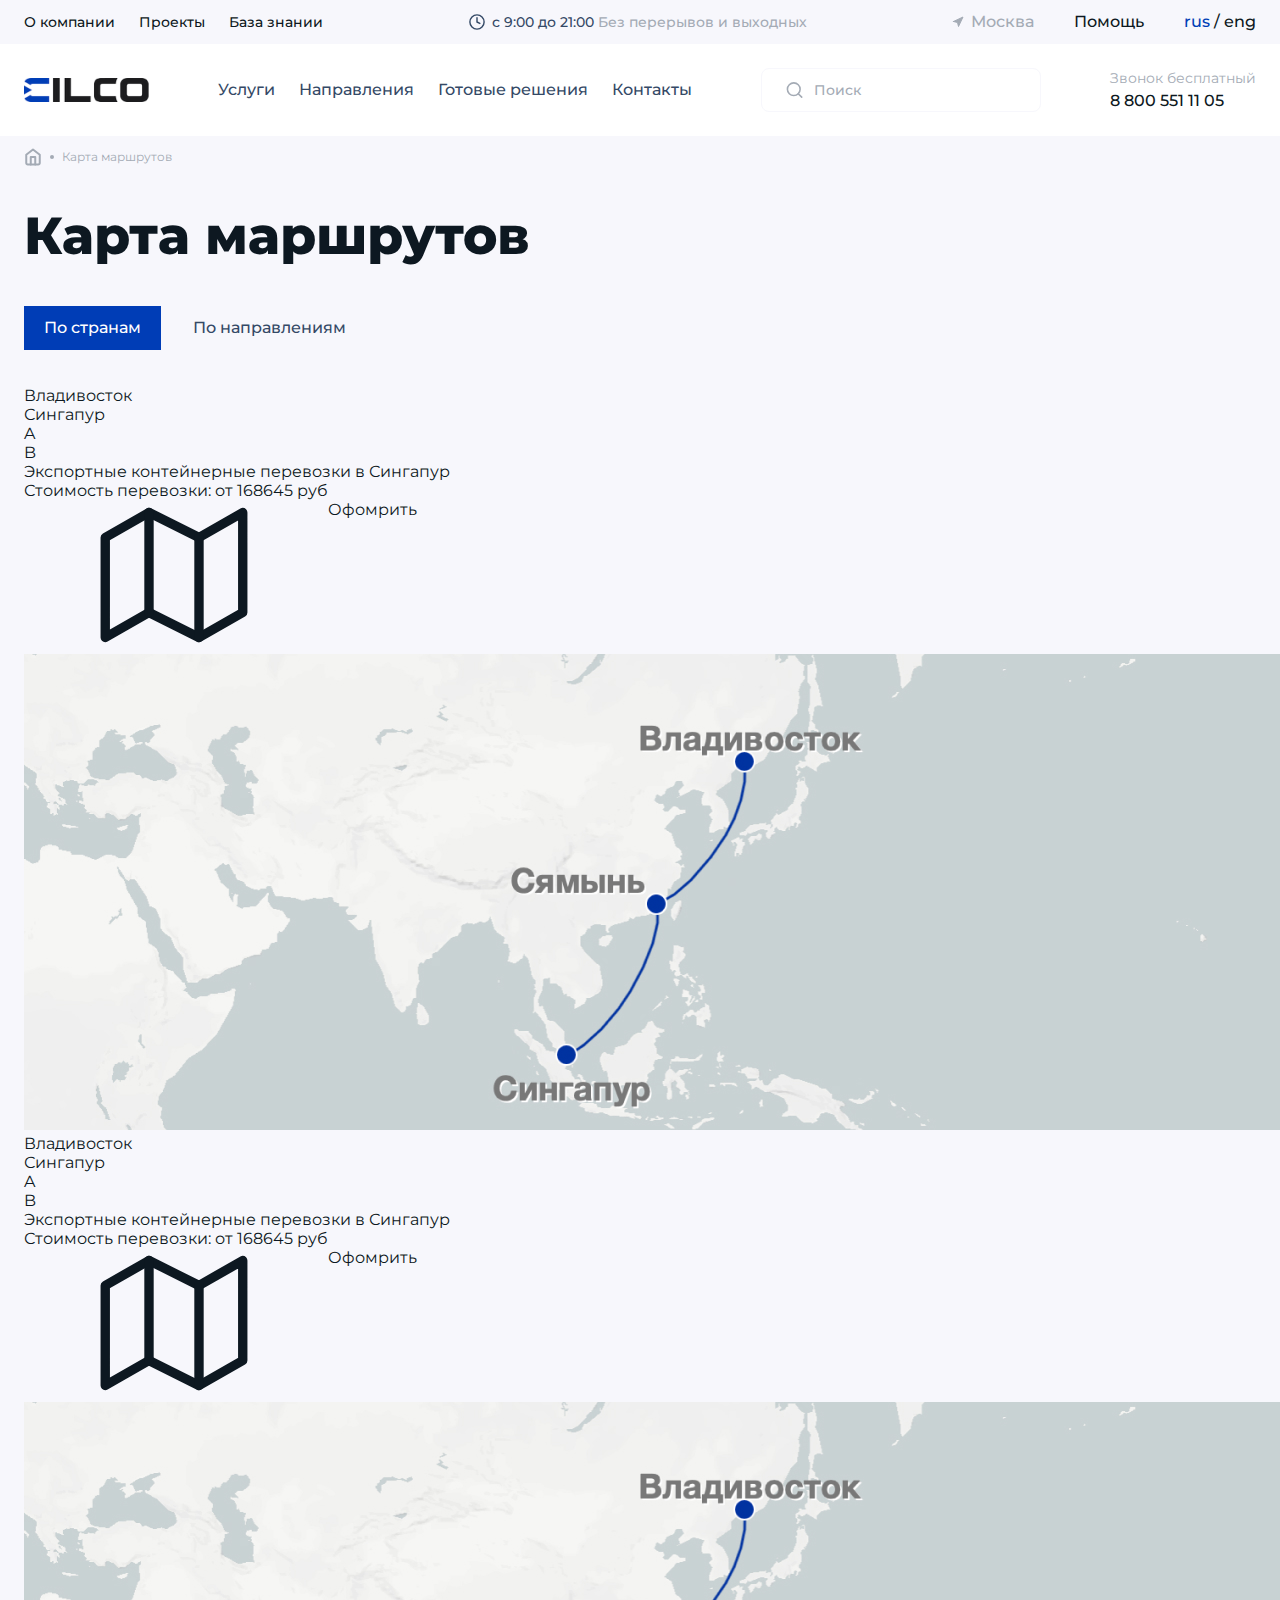
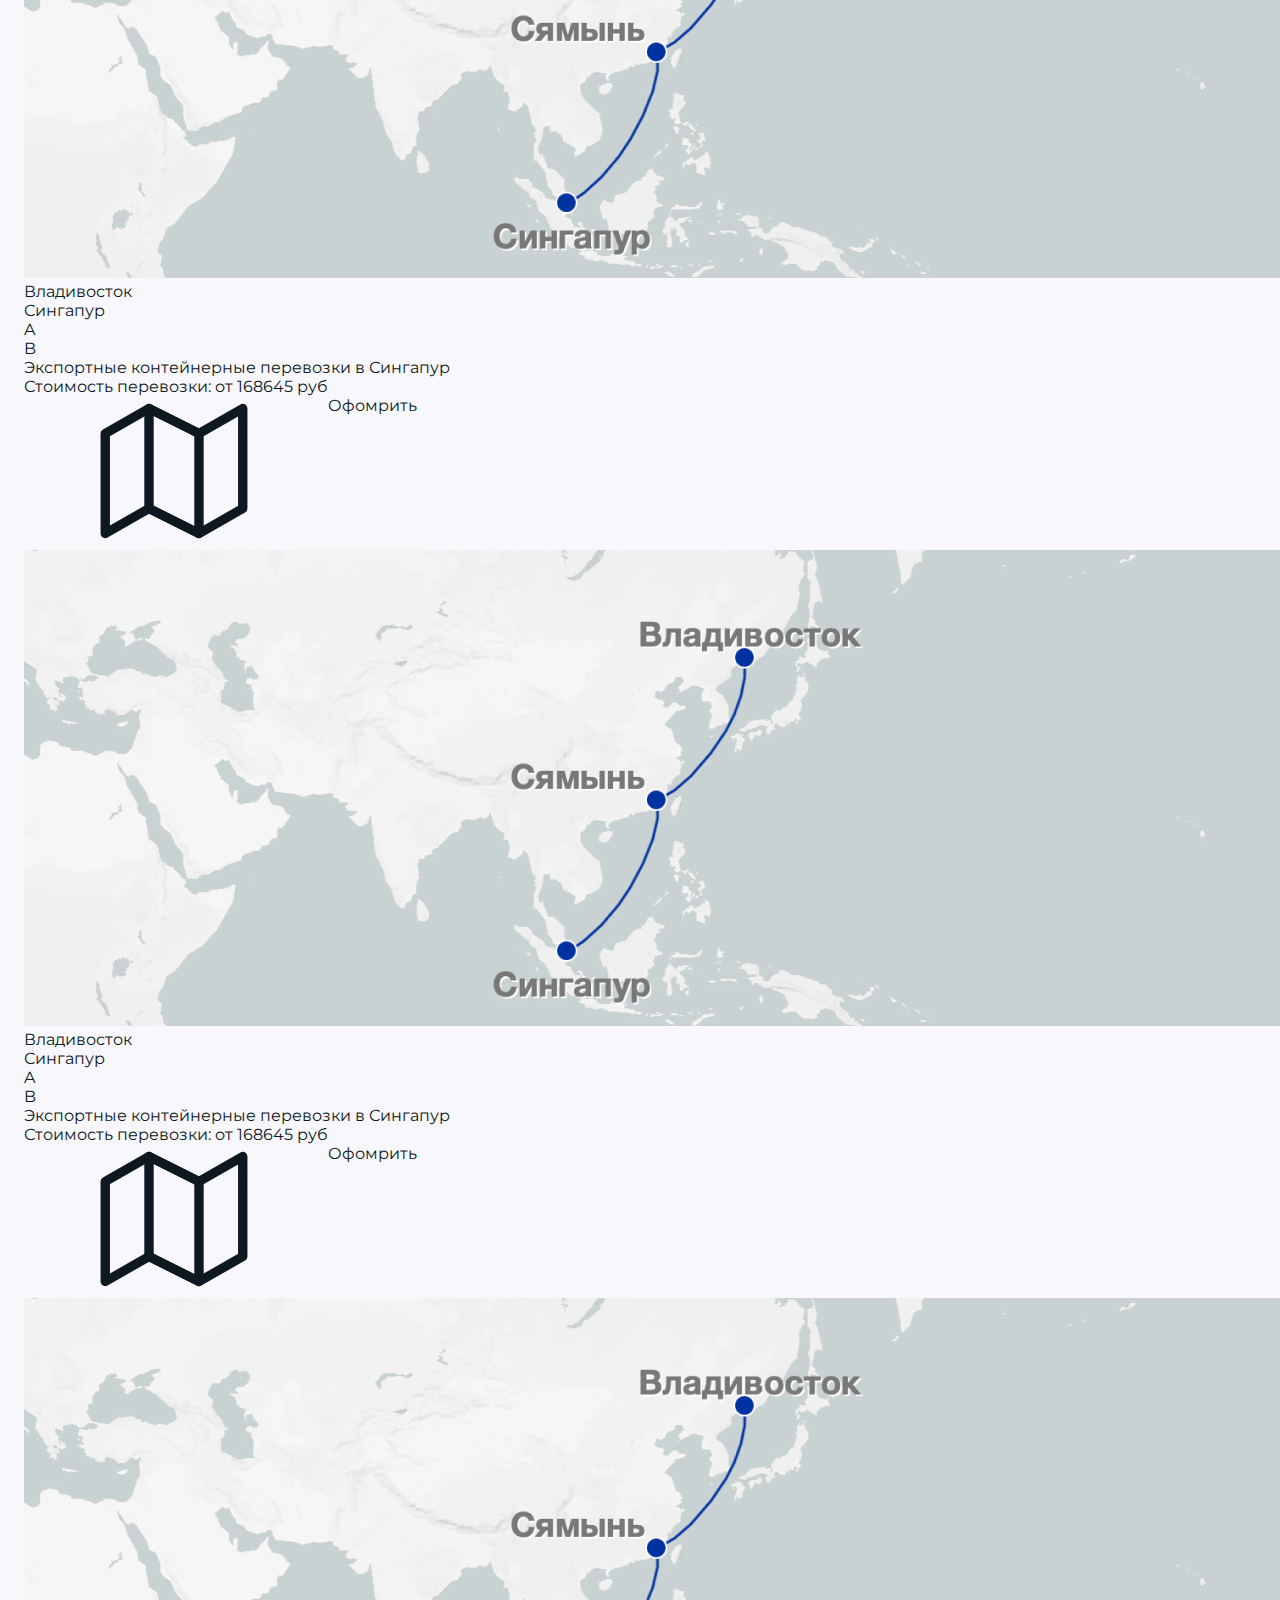
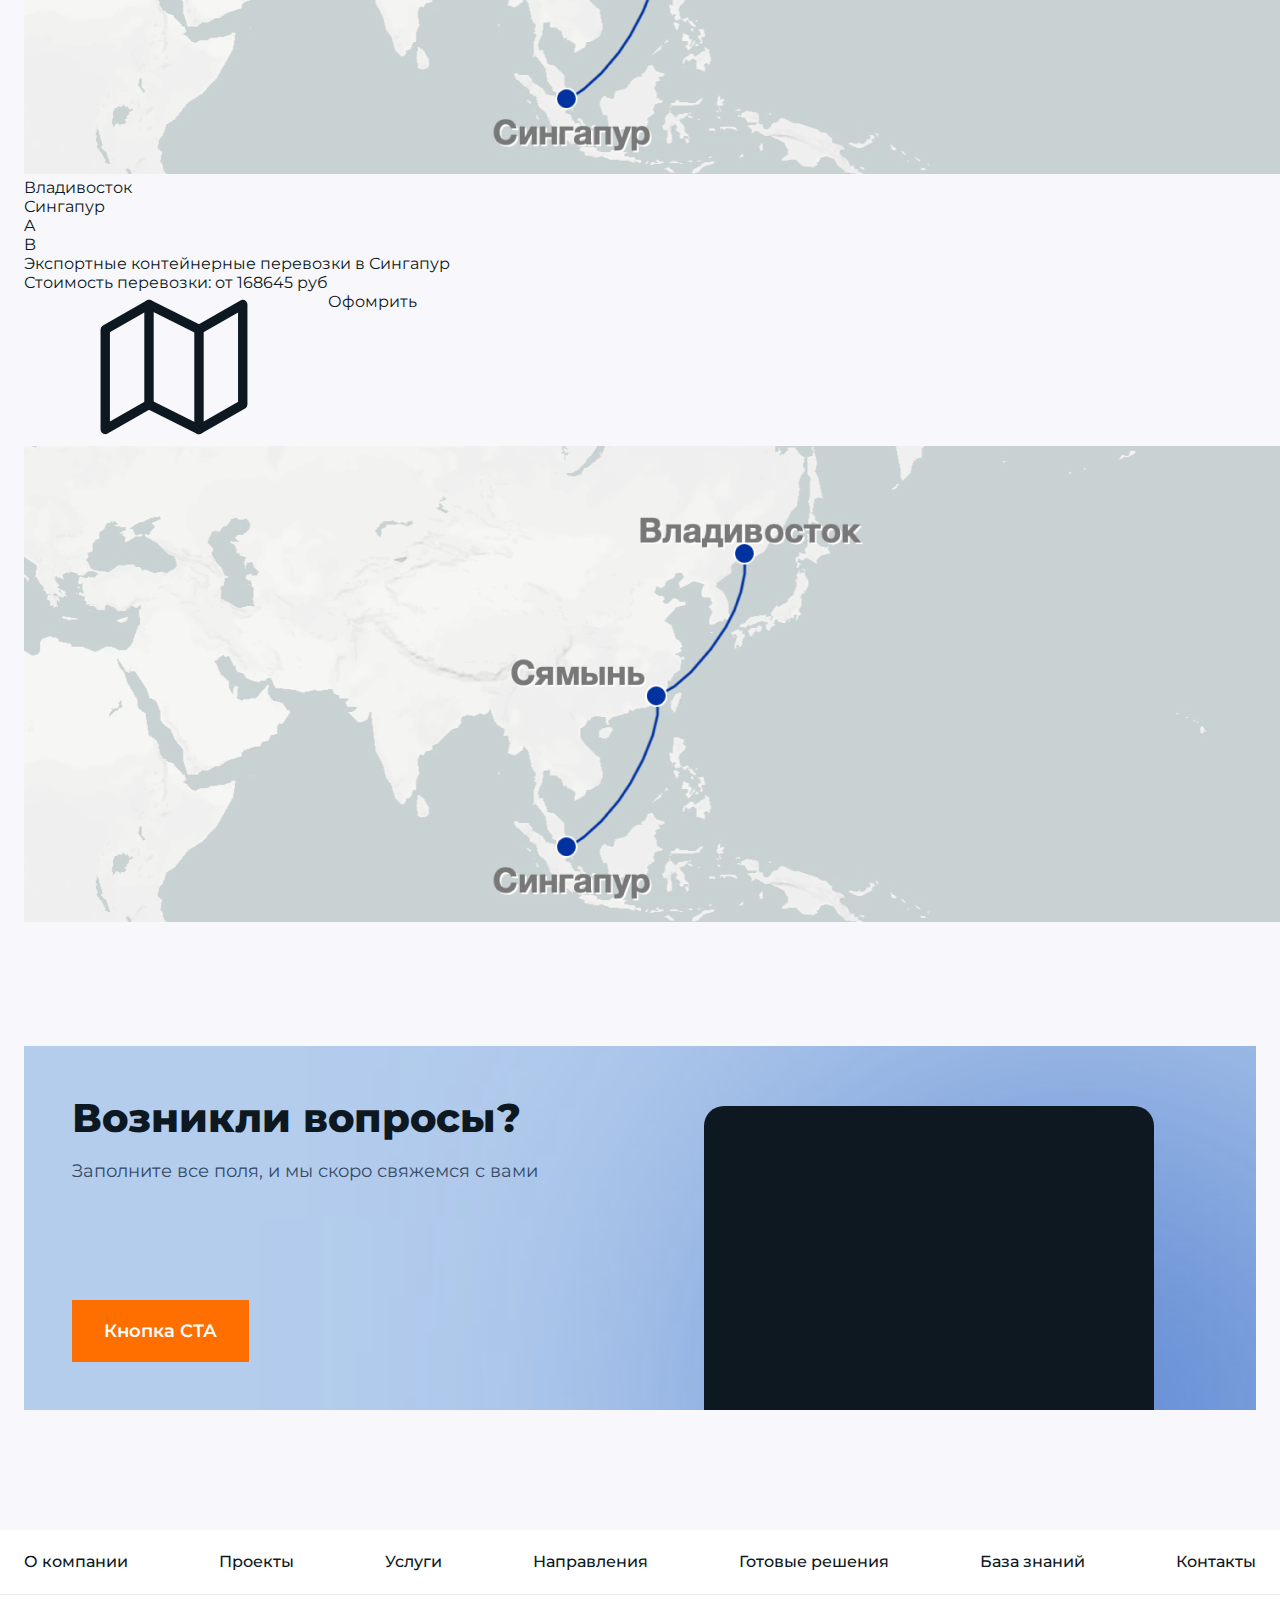
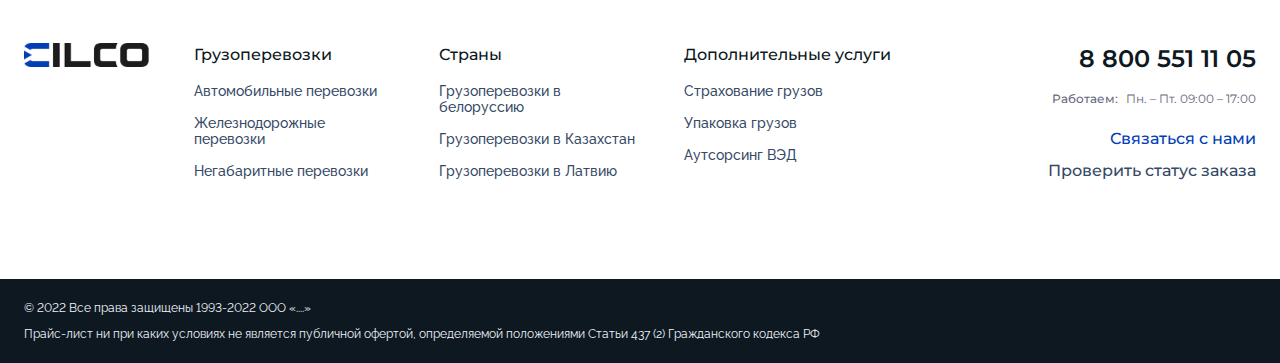
<file: routes_map.html>
<!DOCTYPE html>
<html lang="ru">
	<head>
		<meta http-equiv="Content-Type" content="text/html; charset=utf-8">

		<!-- Adapting the page for mobile devices -->
		<meta name="viewport" content="width=device-width, initial-scale=1, maximum-scale=1">

		<!-- Prohibition of phone number recognition -->
		<meta name="format-detection" content="telephone=no">
		<meta name="SKYPE_TOOLBAR" content ="SKYPE_TOOLBAR_PARSER_COMPATIBLE">

		<!-- Page title -->
		<title>Заголовок страницы</title>

		<!-- Meta description -->
		<meta name="description" content="">

		<!-- Meta Keywords -->
		<meta name="keywords" content="">

		<!-- Changing the color of the mobile browser panel -->
		<meta name="msapplication-TileColor" content="#003EB6">
		<meta name="theme-color" content="#003EB6">

		<!-- Connecting fonts from Google -->
		<link rel="preconnect" href="https://fonts.googleapis.com">
		<link rel="preconnect" href="https://fonts.gstatic.com" crossorigin>
		<link href="https://fonts.googleapis.com/css2?family=Golos+Text:wght@400..900&family=Montserrat:ital,wght@0,100..900;1,100..900&family=Raleway:ital,wght@0,100..900;1,100..900&display=swap" rel="stylesheet">

		<!-- Connecting style files -->
		<link rel="stylesheet" href="css/swiper-bundle.min.css" async>
		<link rel="stylesheet" href="css/swiper.css" async>
		<link rel="stylesheet" href="css/fancybox.css" async>
		<link rel="stylesheet" href="css/styles.css" async>

		<link rel="stylesheet" href="css/response_1439.css" media="print, (max-width: 1439px)" async>
		<link rel="stylesheet" href="css/response_1279.css" media="print, (max-width: 1279px)" async>
		<link rel="stylesheet" href="css/response_1023.css" media="print, (max-width: 1023px)" async>
		<link rel="stylesheet" href="css/response_767.css" media="print, (max-width: 767px)" async>
		<link rel="stylesheet" href="css/response_479.css" media="(max-width: 479px)" async>
	</head>

	<body>
		<div class="wrap">
			<div class="main">
				<header>
					<button class="mob_close_btn"></button>

					<div class="scroll">
						<div class="top">
							<div class="cont row">
								<div class="links">
									<div><a href="/">О компании</a></div>

									<div><a href="/">Проекты</a></div>

									<div><a href="/">База знании</a></div>
								</div>

								<div class="work_time">
									<svg class="icon"><use xlink:href="images/sprite.svg#ic_time"></use></svg>

									<div>с 9:00 до 21:00 <span>Без перерывов и выходных</span></div>
								</div>

								<div class="city">
									<svg class="icon"><use xlink:href="images/sprite.svg#ic_location"></use></svg>

									<span>Москва</span>
								</div>

								<div class="help_link"><a href="/">Помощь</a></div>

								<div class="langs">
									<a class="active">rus</a> / <a href="/">eng</a>
								</div>
							</div>
						</div>


						<div class="data">
							<div class="cont row">
								<a href="/" class="logo">
									<img src="images/logo.png" alt="">
								</a>

								<nav class="menu row">
									<div class="menu_item">
										<a href="/" class="sub_link">Услуги</a>

										<div class="sub_menu sub_menu_services">
											<div class="cont">
												<div class="row">
													<div><a href="/">
														<div class="icon">
															<svg><use xlink:href="images/sprite.svg#ic_service1"></use></svg>
														</div>

														<span>Автомобильные перевозки</span>
													</a></div>

													<div><a href="/">
														<div class="icon">
															<svg><use xlink:href="images/sprite.svg#ic_service8"></use></svg>
														</div>

														<span>Проектная логистика</span>
													</a></div>

													<div><a href="/">
														<div class="icon">
															<svg><use xlink:href="images/sprite.svg#ic_service4"></use></svg>
														</div>

														<span>Авиаперевозки</span>
													</a></div>

													<div><a href="/">
														<div class="icon">
															<svg><use xlink:href="images/sprite.svg#ic_service2"></use></svg>
														</div>

														<span>Негабаритные перевозки</span>
													</a></div>

													<div><a href="/">
														<div class="icon">
															<svg><use xlink:href="images/sprite.svg#ic_service9"></use></svg>
														</div>

														<span>Управление цепями поставок</span>
													</a></div>

													<div><a href="/">
														<div class="icon">
															<svg><use xlink:href="images/sprite.svg#ic_service10"></use></svg>
														</div>

														<span>Контейнерные перевозки</span>
													</a></div>

													<div><a href="/">
														<div class="icon">
															<svg><use xlink:href="images/sprite.svg#ic_service11"></use></svg>
														</div>

														<span>Перевозка опасных грузов</span>
													</a></div>

													<div><a href="/">
														<div class="icon">
															<svg><use xlink:href="images/sprite.svg#ic_service3"></use></svg>
														</div>

														<span>Железнодорожные перевозки</span>
													</a></div>

													<div><a href="/">
														<div class="icon">
															<svg><use xlink:href="images/sprite.svg#ic_service6"></use></svg>
														</div>

														<span>Сборные грузы</span>
													</a></div>

													<div><a href="/">
														<div class="icon">
															<svg><use xlink:href="images/sprite.svg#ic_service12"></use></svg>
														</div>

														<span>Перевозка генеральных грузов</span>
													</a></div>

													<div><a href="/">
														<div class="icon">
															<svg><use xlink:href="images/sprite.svg#ic_service13"></use></svg>
														</div>

														<span>Мультимодальные перевозки</span>
													</a></div>

													<div><a href="/">
														<div class="icon">
															<svg><use xlink:href="images/sprite.svg#ic_service14"></use></svg>
														</div>

														<span>Финансовая логистика</span>
													</a></div>
												</div>
											</div>
										</div>
									</div>

									<div class="menu_item">
										<a href="/" class="sub_link">Направления</a>

										<div class="sub_menu sub_menu_directions">
											<div class="cont">
												<div class="row">
													<div class="directions level1">
														<div><a href="/" data-level2="1">
															<div class="icon">
																<svg><use xlink:href="images/sprite.svg#ic_direction1"></use></svg>
															</div>

															<span>По странам</span>

															<svg class="arr"><use xlink:href="images/sprite.svg#ic_arr_hor"></use></svg>
														</a></div>

														<div><a href="/" data-level2="2">
															<div class="icon">
																<svg><use xlink:href="images/sprite.svg#ic_direction2"></use></svg>
															</div>

															<span>По отрасли</span>

															<svg class="arr"><use xlink:href="images/sprite.svg#ic_arr_hor"></use></svg>
														</a></div>

														<div><a href="/" data-level2="3">
															<div class="icon">
																<svg><use xlink:href="images/sprite.svg#ic_direction3"></use></svg>
															</div>

															<span>Труднодоступные регионы</span>

															<svg class="arr"><use xlink:href="images/sprite.svg#ic_arr_hor"></use></svg>
														</a></div>

														<div><a href="/" data-level2="4">
															<div class="icon">
																<svg><use xlink:href="images/sprite.svg#ic_direction4"></use></svg>
															</div>

															<span>Дополнительно</span>

															<svg class="arr"><use xlink:href="images/sprite.svg#ic_arr_hor"></use></svg>
														</a></div>
													</div>


													<div class="level2 level2_1 countries">
														<div class="row">
															<div class="countries_level1">
																<div><a href="/" class="btn" data-level2="1">
																	<div class="icon">
																		<svg><use xlink:href="images/sprite.svg#ic_services_country1"></use></svg>
																	</div>

																	<span>Импортные перевозки</span>

																	<svg class="arr"><use xlink:href="images/sprite.svg#ic_arr_hor"></use></svg>
																</a></div>

																<div><a href="/" class="btn" data-level2="1">
																	<div class="icon">
																		<svg><use xlink:href="images/sprite.svg#ic_services_country2"></use></svg>
																	</div>

																	<span>Экспортные перевозки</span>

																	<svg class="arr"><use xlink:href="images/sprite.svg#ic_arr_hor"></use></svg>
																</a></div>
															</div>


															<div class="countries_level2 countries_level2_1">
																<div><a href="/" class="btn" data-level3="1">
																	<span>Азия</span>

																	<svg class="arr"><use xlink:href="images/sprite.svg#ic_arr_hor"></use></svg>
																</a></div>

																<div><a href="/" class="btn" data-level3="1">
																	<span>Европа</span>

																	<svg class="arr"><use xlink:href="images/sprite.svg#ic_arr_hor"></use></svg>
																</a></div>

																<div><a href="/" class="btn" data-level3="1">
																	<span>Северная Америка</span>

																	<svg class="arr"><use xlink:href="images/sprite.svg#ic_arr_hor"></use></svg>
																</a></div>

																<div><a href="/" class="btn" data-level3="1">
																	<span>Южная Америка</span>

																	<svg class="arr"><use xlink:href="images/sprite.svg#ic_arr_hor"></use></svg>
																</a></div>

																<div><a href="/" class="btn" data-level3="1">
																	<span>Африка</span>

																	<svg class="arr"><use xlink:href="images/sprite.svg#ic_arr_hor"></use></svg>
																</a></div>

																<div><a href="/" class="btn" data-level3="1">
																	<span>Австралия и Океания</span>

																	<svg class="arr"><use xlink:href="images/sprite.svg#ic_arr_hor"></use></svg>
																</a></div>
															</div>


															<div class="countries_level3 countries_level3_1">
																<div><a href="/" class="btn">
																	<span>Австрия</span>
																</a></div>

																<div><a href="/" class="btn">
																	<span>Болгария</span>
																</a></div>

																<div><a href="/" class="btn">
																	<span>Бельгия</span>
																</a></div>

																<div><a href="/" class="btn">
																	<span>Венгрия</span>
																</a></div>

																<div><a href="/" class="btn">
																	<span>Великобритания</span>
																</a></div>

																<div><a href="/" class="btn">
																	<span>Германия</span>
																</a></div>

																<div><a href="/" class="btn">
																	<span>Греция</span>
																</a></div>

																<div><a href="/" class="btn">
																	<span>Дания</span>
																</a></div>

																<div><a href="/" class="btn">
																	<span>Испания</span>
																</a></div>

																<div><a href="/" class="btn">
																	<span>Италия</span>
																</a></div>

																<div><a href="/" class="btn">
																	<span>Литва</span>
																</a></div>

																<div><a href="/" class="btn">
																	<span>Нидерланды</span>
																</a></div>

																<div><a href="/" class="btn">
																	<span>Норвегия</span>
																</a></div>

																<div><a href="/" class="btn">
																	<span>Польша</span>
																</a></div>

																<div><a href="/" class="btn">
																	<span>Португалия</span>
																</a></div>

																<div><a href="/" class="btn">
																	<span>Румыния</span>
																</a></div>

																<div><a href="/" class="btn">
																	<span>Сербия</span>
																</a></div>

																<div><a href="/" class="btn">
																	<span>Словения</span>
																</a></div>

																<div><a href="/" class="btn">
																	<span>Турция</span>
																</a></div>

																<div><a href="/" class="btn">
																	<span>Финляндия</span>
																</a></div>

																<div><a href="/" class="btn">
																	<span>Франция</span>
																</a></div>

																<div><a href="/" class="btn">
																	<span>Чехия</span>
																</a></div>

																<div><a href="/" class="btn">
																	<span>Швейцария</span>
																</a></div>

																<div><a href="/" class="btn">
																	<span>Швеция</span>
																</a></div>
															</div>
														</div>
													</div>


													<div class="level2 level2_2 industry">
														<div><a href="/">
															<div class="icon">
																<svg><use xlink:href="images/sprite.svg#ic_services_industry1"></use></svg>
															</div>

															<span>Сельское хозяйство</span>
														</a></div>

														<div><a href="/">
															<div class="icon">
																<svg><use xlink:href="images/sprite.svg#ic_services_industry2"></use></svg>
															</div>

															<span>Химическая промышленность</span>
														</a></div>

														<div><a href="/">
															<div class="icon">
																<svg><use xlink:href="images/sprite.svg#ic_services_industry3"></use></svg>
															</div>

															<span>Машиностроение</span>
														</a></div>

														<div><a href="/">
															<div class="icon">
																<svg><use xlink:href="images/sprite.svg#ic_services_industry4"></use></svg>
															</div>

															<span>Добыча полезных ископаемых</span>
														</a></div>

														<div><a href="/">
															<div class="icon">
																<svg><use xlink:href="images/sprite.svg#ic_services_industry5"></use></svg>
															</div>

															<span>Энергетика</span>
														</a></div>

														<div><a href="/">
															<div class="icon">
																<svg><use xlink:href="images/sprite.svg#ic_services_industry6"></use></svg>
															</div>

															<span>Медицина</span>
														</a></div>

														<div><a href="/">
															<div class="icon">
																<svg><use xlink:href="images/sprite.svg#ic_services_industry7"></use></svg>
															</div>

															<span>Пищевая промышленность</span>
														</a></div>
													</div>


													<div class="level2 level2_3 regions">
														<div><a href="/">Норильск</a></div>

														<div><a href="/">Нерюнгри</a></div>

														<div><a href="/">Певек</a></div>

														<div><a href="/">Мирный</a></div>

														<div><a href="/">Усинск</a></div>

														<div><a href="/">Нарьян-Мар</a></div>

														<div><a href="/">Калининград</a></div>

														<div><a href="/">Магадан</a></div>

														<div><a href="/">Южно-Сахалинск</a></div>

														<div><a href="/">Камчатка</a></div>

														<div><a href="/">Бодайбо</a></div>

														<div><a href="/">Анадырь</a></div>

														<div><a href="/">Воркута</a></div>

														<div><a href="/">Комсомольск-на-Амуре</a></div>
													</div>


													<div class="level2 level2_4 additional">
														<div><a href="/">
															<div class="icon">
																<svg><use xlink:href="images/sprite.svg#ic_services_additional1"></use></svg>
															</div>

															<span>Таможенное оформление</span>
														</a></div>

														<div><a href="/">
															<div class="icon">
																<svg><use xlink:href="images/sprite.svg#ic_services_additional2"></use></svg>
															</div>

															<span>Поиск и подбор поставщиков</span>
														</a></div>

														<div><a href="/">
															<div class="icon">
																<svg><use xlink:href="images/sprite.svg#ic_services_additional3"></use></svg>
															</div>

															<span>Юр. сопровождение ВЭД</span>
														</a></div>

														<div><a href="/">
															<div class="icon">
																<svg><use xlink:href="images/sprite.svg#ic_services_additional4"></use></svg>
															</div>

															<span>Ответственное хранение</span>
														</a></div>

														<div><a href="/">
															<div class="icon">
																<svg><use xlink:href="images/sprite.svg#ic_services_additional5"></use></svg>
															</div>

															<span>Страхование грузов</span>
														</a></div>

														<div><a href="/">
															<div class="icon">
																<svg><use xlink:href="images/sprite.svg#ic_services_additional6"></use></svg>
															</div>

															<span>Сертификация</span>
														</a></div>

														<div><a href="/">
															<div class="icon">
																<svg><use xlink:href="images/sprite.svg#ic_services_additional7"></use></svg>
															</div>

															<span>Маркировка груза</span>
														</a></div>
													</div>
												</div>
											</div>
										</div>
									</div>

									<div class="menu_item">
										<a href="/" class="sub_link">Готовые решения</a>

										<div class="sub_menu sub_menu_solutions">
											<div class="cont">
												<div class="row">
													<div><a href="/">
														<div class="icon">
															<svg><use xlink:href="images/sprite.svg#ic_solution1"></use></svg>
														</div>

														<span>Перевозка спецтехники</span>
													</a></div>

													<div><a href="/">
														<div class="icon">
															<svg><use xlink:href="images/sprite.svg#ic_solution2"></use></svg>
														</div>

														<span>Перевозка наливной химии</span>
													</a></div>

													<div><a href="/">
														<div class="icon">
															<svg><use xlink:href="images/sprite.svg#ic_solution3"></use></svg>
														</div>

														<span>Перевозка мобальных заводов</span>
													</a></div>

													<div><a href="/">
														<div class="icon">
															<svg><use xlink:href="images/sprite.svg#ic_solution4"></use></svg>
														</div>

														<span>Перевозка пищевого оборудования</span>
													</a></div>

													<div><a href="/">
														<div class="icon">
															<svg><use xlink:href="images/sprite.svg#ic_solution5"></use></svg>
														</div>

														<span>Перевозка пиротехники</span>
													</a></div>

													<div><a href="/">
														<div class="icon">
															<svg><use xlink:href="images/sprite.svg#ic_solution6"></use></svg>
														</div>

														<span>Перевозка медицинской техники</span>
													</a></div>

													<div><a href="/">
														<div class="icon">
															<svg><use xlink:href="images/sprite.svg#ic_solution7"></use></svg>
														</div>

														<span>Перевозка производственных линий</span>
													</a></div>

													<div><a href="/">
														<div class="icon">
															<svg><use xlink:href="images/sprite.svg#ic_solution8"></use></svg>
														</div>

														<span>Перевозка подъемного оборудования</span>
													</a></div>
												</div>
											</div>
										</div>
									</div>

									<!-- <div class="menu_item">
										<a href="/">Маршруты</a>
									</div> -->

									<div class="menu_item">
										<a href="/">Контакты</a>
									</div>
								</nav>

								<form action="" class="search">
									<svg class="icon"><use xlink:href="images/sprite.svg#ic_search"></use></svg>

									<input type="text" name="" value="" class="input" placeholder="Поиск">
								</form>

								<div class="phone">
									<div>Звонок бесплатный</div>

									<div><a href="te:8 800 551 11 05">8 800 551 11 05</a></div>
								</div>
							</div>
						</div>
					</div>
				</header>


				<section class="mob_header">
					<div class="cont row">
						<a href="/" class="logo">
							<img src="images/logo.png" alt="">
						</a>

						<div class="phone">
							<div>Звонок бесплатный</div>

							<div><a href="te:8 800 551 11 05">8 800 551 11 05</a></div>
						</div>

						<button class="mob_menu_btn">
							<span></span>
						</button>
					</div>
				</section>


				<section class="page_head">
					<div class="cont">
						<div class="breadcrumbs">
							<a href="/">
								<svg class="icon"><use xlink:href="images/sprite.svg#ic_home"></use></svg>
							</a>

							<span class="sep"></span>

							<span class="current">Карта маршрутов</span>
						</div>

						<h1 class="page_title">Карта маршрутов</h1>
					</div>
				</section>


				<section class="routes_map block big_m tabs_container">
					<div class="cont">
						<div class="tabs">
							<button data-content="#route_map_tab1" data-level="level1" class="btn active">По странам</button>

							<button data-content="#route_map_tab2" data-level="level1" class="btn">По направлениям</button>
						</div>

						<div class="tab_content level1 active" id="route_map_tab1">
							<div class="list">
								<div class="route">
									<div class="path">
										<div class="from">Владивосток</div>

										<div class="to">Сингапур</div>

										<div class="line">
											<div class="a">A</div>
											<div class="b">B</div>
										</div>
									</div>

									<div class="info">
										<div class="title">Экспортные контейнерные перевозки в Сингапур</div>

										<div class="price">Стоимость перевозки: от 168645 руб</div>
									</div>

									<button class="map_btn">
										<svg class="icon"><use xlink:href="images/sprite.svg#ic_map"></use></svg>
									</button>

									<button class="btn">Офомрить</button>

									<div class="map">
										<img src="images/tmp/routes_map_img.jpg" alt="">
									</div>
								</div>

								<div class="route">
									<div class="path">
										<div class="from">Владивосток</div>

										<div class="to">Сингапур</div>

										<div class="line">
											<div class="a">A</div>
											<div class="b">B</div>
										</div>
									</div>

									<div class="info">
										<div class="title">Экспортные контейнерные перевозки в Сингапур</div>

										<div class="price">Стоимость перевозки: от 168645 руб</div>
									</div>

									<button class="map_btn">
										<svg class="icon"><use xlink:href="images/sprite.svg#ic_map"></use></svg>
									</button>

									<button class="btn">Офомрить</button>

									<div class="map">
										<img src="images/tmp/routes_map_img.jpg" alt="">
									</div>
								</div>

								<div class="route">
									<div class="path">
										<div class="from">Владивосток</div>

										<div class="to">Сингапур</div>

										<div class="line">
											<div class="a">A</div>
											<div class="b">B</div>
										</div>
									</div>

									<div class="info">
										<div class="title">Экспортные контейнерные перевозки в Сингапур</div>

										<div class="price">Стоимость перевозки: от 168645 руб</div>
									</div>

									<button class="map_btn">
										<svg class="icon"><use xlink:href="images/sprite.svg#ic_map"></use></svg>
									</button>

									<button class="btn">Офомрить</button>

									<div class="map">
										<img src="images/tmp/routes_map_img.jpg" alt="">
									</div>
								</div>

								<div class="route">
									<div class="path">
										<div class="from">Владивосток</div>

										<div class="to">Сингапур</div>

										<div class="line">
											<div class="a">A</div>
											<div class="b">B</div>
										</div>
									</div>

									<div class="info">
										<div class="title">Экспортные контейнерные перевозки в Сингапур</div>

										<div class="price">Стоимость перевозки: от 168645 руб</div>
									</div>

									<button class="map_btn">
										<svg class="icon"><use xlink:href="images/sprite.svg#ic_map"></use></svg>
									</button>

									<button class="btn">Офомрить</button>

									<div class="map">
										<img src="images/tmp/routes_map_img.jpg" alt="">
									</div>
								</div>

								<div class="route">
									<div class="path">
										<div class="from">Владивосток</div>

										<div class="to">Сингапур</div>

										<div class="line">
											<div class="a">A</div>
											<div class="b">B</div>
										</div>
									</div>

									<div class="info">
										<div class="title">Экспортные контейнерные перевозки в Сингапур</div>

										<div class="price">Стоимость перевозки: от 168645 руб</div>
									</div>

									<button class="map_btn">
										<svg class="icon"><use xlink:href="images/sprite.svg#ic_map"></use></svg>
									</button>

									<button class="btn">Офомрить</button>

									<div class="map">
										<img src="images/tmp/routes_map_img.jpg" alt="">
									</div>
								</div>
							</div>
						</div>

						<div class="tab_content level1" id="route_map_tab2">

						</div>
					</div>
				</section>


				<section class="action_block block big_m animate">
					<div class="cont">
						<div class="data">
							<div class="block_head">
								<div class="title">Возникли вопросы?</div>

								<div class="desc">Заполните все поля, и мы скоро свяжемся с вами</div>
							</div>

							<div>
								<button class="btn">Кнопка СТА</button>
							</div>

							<!-- <form action="" class="form">
								<div class="line">
									<div class="label">Введите имя *</div>

									<div class="field">
										<input type="text" name="" value="" class="input">
									</div>
								</div>

								<div class="line">
									<div class="label">Введите телефон *</div>

									<div class="field">
										<input type="tel" name="" value="" class="input">
									</div>
								</div>

								<div class="line">
									<div class="label">Электронная почта *</div>

									<div class="field">
										<input type="email" name="" value="" class="input">
									</div>
								</div>

								<div class="submit">
									<button type="submit" class="submit_btn">Отправить</button>
								</div>

								<div class="agree">
									<label class="checkbox">
										<input type="checkbox" name="agree" checked>

										<div class="check">
											<svg><use xlink:href="images/sprite.svg#ic_check"></use></svg>
										</div>

										<div>Даю свое согласие на обработку персональных данных</div>
									</label>
								</div>
							</form> -->

							<div class="img">
								<img src="images/tmp/action_block_img.png" alt="" loading="lazy">

								<!-- <svg viewBox="0 0 314 260" fill="none" xmlns="http://www.w3.org/2000/svg">
									<path d="M1.5 89.5V225.4H173" stroke="white" stroke-width="2" stroke-miterlimit="10"/>
									<path d="M192.8 6.30005H312.8V160" stroke="white" stroke-width="2" stroke-miterlimit="10"/>
									<path d="M236.5 202.6H32.2001C25.4001 202.6 19.8 197.1 19.8 190.2V41.4C19.8 34.6 25.3001 29 32.2001 29H43.2001" stroke="white" stroke-width="2" stroke-miterlimit="10"/>
									<path d="M114.6 29H282C288.8 29 294.4 34.5 294.4 41.4V183.5" stroke="white" stroke-width="2" stroke-miterlimit="10"/>
									<path d="M245.9 84.7H132.2C125.9 84.7 120.9 79.6 120.9 73.4V71.7C120.9 65.4 126 60.4 132.2 60.4H245.9C252.2 60.4 257.2 65.5 257.2 71.7V73.4C257.2 79.7 252.2 84.7 245.9 84.7Z" stroke="white" stroke-width="2" stroke-miterlimit="10"/>
									<path d="M245.9 128H132.2C125.9 128 120.9 122.9 120.9 116.7V115C120.9 108.7 126 103.7 132.2 103.7H245.9C252.2 103.7 257.2 108.8 257.2 115V116.7C257.2 122.9 252.2 128 245.9 128Z" stroke="white" stroke-width="2" stroke-miterlimit="10"/>
									<path d="M220.7 171.2H132.2C125.9 171.2 120.9 166.1 120.9 159.9V158.2C120.9 151.9 126 146.9 132.2 146.9H245.9C252.2 146.9 257.2 152 257.2 158.2V159.9C257.2 166.2 252.1 171.2 245.9 171.2H238.1" stroke="white" stroke-width="2" stroke-miterlimit="10"/>
									<path d="M64.2 93C64.2 87 65.1 81.9 66.8 77.6C68.5 73.3 70.7 69.5 73.2 66.2C75.7 62.9 78.3 59.8 80.8 56.9C83.3 54 85.5 51 87.2 47.8C88.9 44.6 89.8 41 89.8 37V36.9C89.8 32.9 88.8 29.8 86.8 27.6C84.8 25.4 82 24.3 78.4 24.3C74.9 24.3 72.1 25.5 70.1 28C68.1 30.4 67.1 33.9 67 38.3V38.4H41.9V38.3C42.4 26.6 45.8 17.5 52.1 11.1C58.4 4.7 67.1 1.5 78.2 1.5C89.8 1.5 98.8 4.4 105.2 10.1C111.6 15.8 114.7 24 114.7 34.5V34.6C114.7 39.3 114.1 43.5 112.8 47.1C111.5 50.7 109.9 54 107.8 56.9C105.8 59.8 103.6 62.6 101.4 65.3C99.2 68 97 70.6 95 73.3C93 76 91.3 79 90 82.2C88.7 85.4 88.1 89.1 88.1 93.2H64.2V93ZM64.2 131.2V107H88.4V131.2H64.2Z" stroke="white" stroke-width="2" stroke-miterlimit="10"/>
									<path d="M246 224.4L218.7 166C216.9 162.2 218.6 157.6 222.4 155.8C226.2 154 230.8 155.7 232.6 159.5L251.1 199.2" stroke="white" stroke-width="2" stroke-miterlimit="10"/>
									<path d="M265.2 193.1L261.5 185.2C259.7 181.3 255.1 179.6 251.2 181.4L244.3 184.6" stroke="white" stroke-width="2" stroke-miterlimit="10"/>
									<path d="M281.7 192.2L278.1 184.5C276.3 180.6 271.7 178.9 267.8 180.7L260.9 183.9" stroke="white" stroke-width="2" stroke-miterlimit="10"/>
									<path d="M241.5 214.9L228.7 210.2C224 208.5 218.9 210.9 217.2 215.6C215.7 219.8 217.5 224.5 221.4 226.6L263.5 249.1L267.8 258.4L308.2 239.6L305.9 207.6L294.7 183.6C292.9 179.7 288.3 178 284.4 179.8L277.5 183" stroke="white" stroke-width="2" stroke-miterlimit="10"/>
								</svg> -->
							</div>
						</div>
					</div>
				</section>
			</div>


			<footer>
				<div class="top">
					<div class="cont">
						<div class="menu">
							<div><a href="/">О компании</a></div>

							<div><a href="/">Проекты</a></div>

							<div><a href="/">Услуги</a></div>

							<div><a href="/">Направления</a></div>

							<div><a href="/">Готовые решения</a></div>

							<div><a href="/">База знаний</a></div>

							<div><a href="/">Контакты</a></div>
						</div>
					</div>
				</div>

				<div class="data">
					<div class="cont row">
						<div class="logo">
							<img src="images/logo.png" alt="">
						</div>

						<div class="links">
							<div class="title">Грузоперевозки</div>

							<div class="items">
								<div><a href="/">Автомобильные перевозки</a></div>

								<div><a href="/">Железнодорожные перевозки</a></div>

								<div><a href="/">Негабаритные перевозки</a></div>
							</div>
						</div>

						<div class="links">
							<div class="title">Страны</div>

							<div class="items">
								<div><a href="/">Грузоперевозки в белоруссию</a></div>

								<div><a href="/">Грузоперевозки в Казахстан</a></div>

								<div><a href="/">Грузоперевозки в Латвию</a></div>
							</div>
						</div>

						<!-- <div class="links">
							<div class="title">Отраслевые решения</div>

							<div class="items">
								<div><a href="/">Перевозка оборудования для нефтегазовой отрасли</a></div>

								<div><a href="/">Перевозка продукции для машиностроительной отралси</a></div>

								<div><a href="/">Перевозка оборудования для медицинской отрасли</a></div>
							</div>
						</div> -->

						<div class="links">
							<div class="title">Дополнительные услуги</div>

							<div class="items">
								<div><a href="/">Страхование грузов</a></div>

								<div><a href="/">Упаковка грузов</a></div>

								<div><a href="/">Аутсорсинг ВЭД</a></div>
							</div>
						</div>

						<div class="contacts">
							<div class="phone">
								<a href="tel:8 800 551 11 05">8 800 551 11 05</a>
							</div>

							<div class="work_time">
								<div class="label">Работаем:</div>

								<div class="val">Пн. – Пт. 09:00 – 17:00</div>
							</div>

							<button class="feedback_btn modal_btn" data-modal="feedback_modal">Связаться с нами</button>

							<button class="check_order_btn">Проверить статус заказа</button>

							<div class="socials">
								<a href="/" target="_blank" rel="noopener nofollow">
									<img src="images/ic_vk.svg" alt="" loading="lazy">
								</a>

								<a href="/" target="_blank" rel="noopener nofollow">
									<img src="images/ic_tg.svg" alt="" loading="lazy">
								</a>

								<a href="/" target="_blank" rel="noopener nofollow">
									<img src="images/ic_whatsapp.svg" alt="" loading="lazy">
								</a>
							</div>
						</div>
					</div>
				</div>

				<div class="bottom">
					<div class="cont">
						<div class="copyright">&copy; 2022 Все права защищены 1993-2022 ООО «....»</div>

						<div class="exp">Прайс-лист ни при каких условиях не является публичной офертой, определяемой положениями Статьи 437 (2) Гражданского кодекса РФ</div>
					</div>
				</div>
			</footer>


			<div class="overlay"></div>
		</div>


		<section class="modal" id="feedback_modal">
			<div class="modal_title">Заголовок</div>

			<form action="" class="form">
				<div class="line">
					<div class="label">Введите имя *</div>

					<div class="field">
						<input type="text" name="" value="" class="input">
					</div>
				</div>

				<div class="line">
					<div class="label">Введите телефон *</div>

					<div class="field">
						<input type="tel" name="" value="" class="input">
					</div>
				</div>

				<div class="line">
					<div class="label">Электронная почта *</div>

					<div class="field">
						<input type="email" name="" value="" class="input">
					</div>
				</div>

				<div class="submit">
					<button type="submit" class="submit_btn">Отправить</button>
				</div>

				<div class="agree">
					<label class="checkbox">
						<input type="checkbox" name="agree" checked>

						<div class="check">
							<svg><use xlink:href="images/sprite.svg#ic_check"></use></svg>
						</div>

						<div>Даю свое согласие на обработку персональных данных</div>
					</label>
				</div>
			</form>
		</section>


		<!-- Connecting javascript files -->
		<script src="js/jquery-3.6.3.min.js"></script>
		<script src="js/functions.js"></script>
		<script src="js/swiper-bundle.min.js"></script>
		<script src="js/fancybox.js"></script>
		<script src="js/nice-select2.js"></script>
		<script src="js/imask.js"></script>
		<script src="js/scripts.js"></script>
	</body>
</html>
</file>
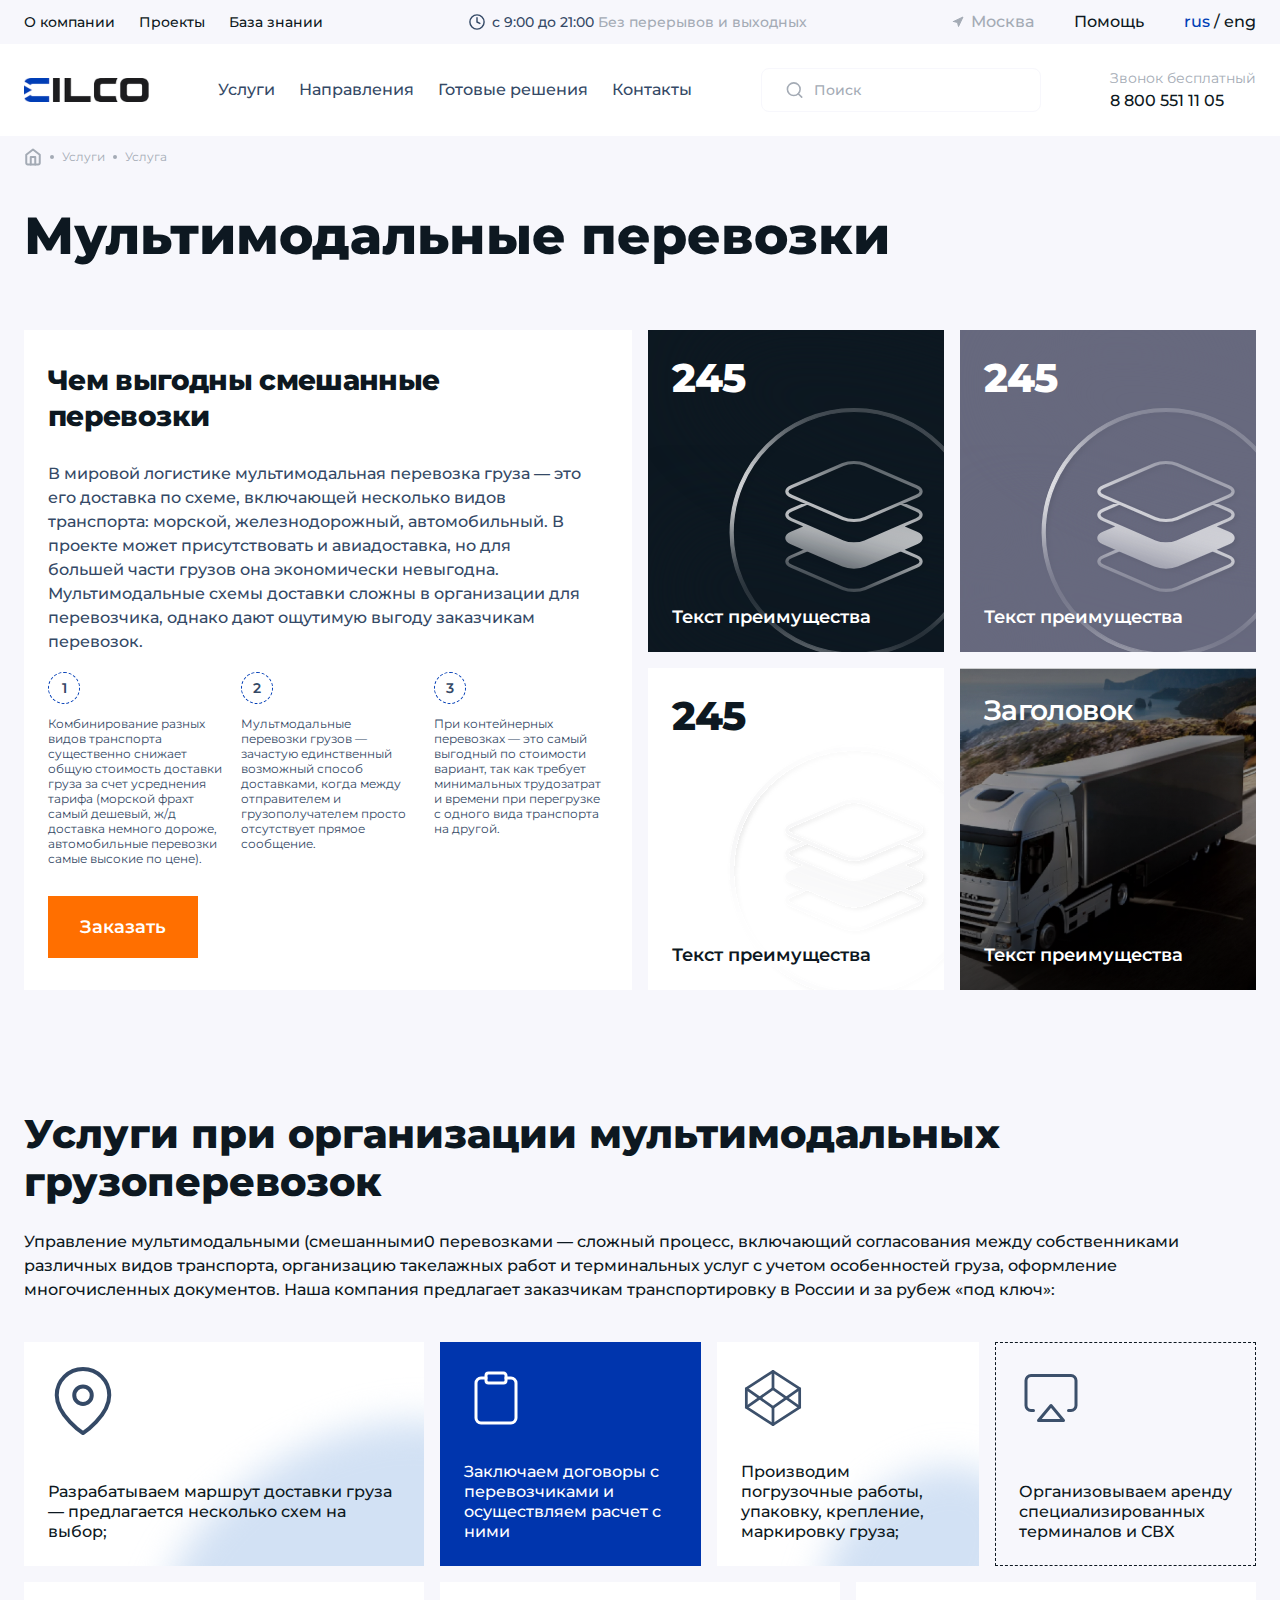
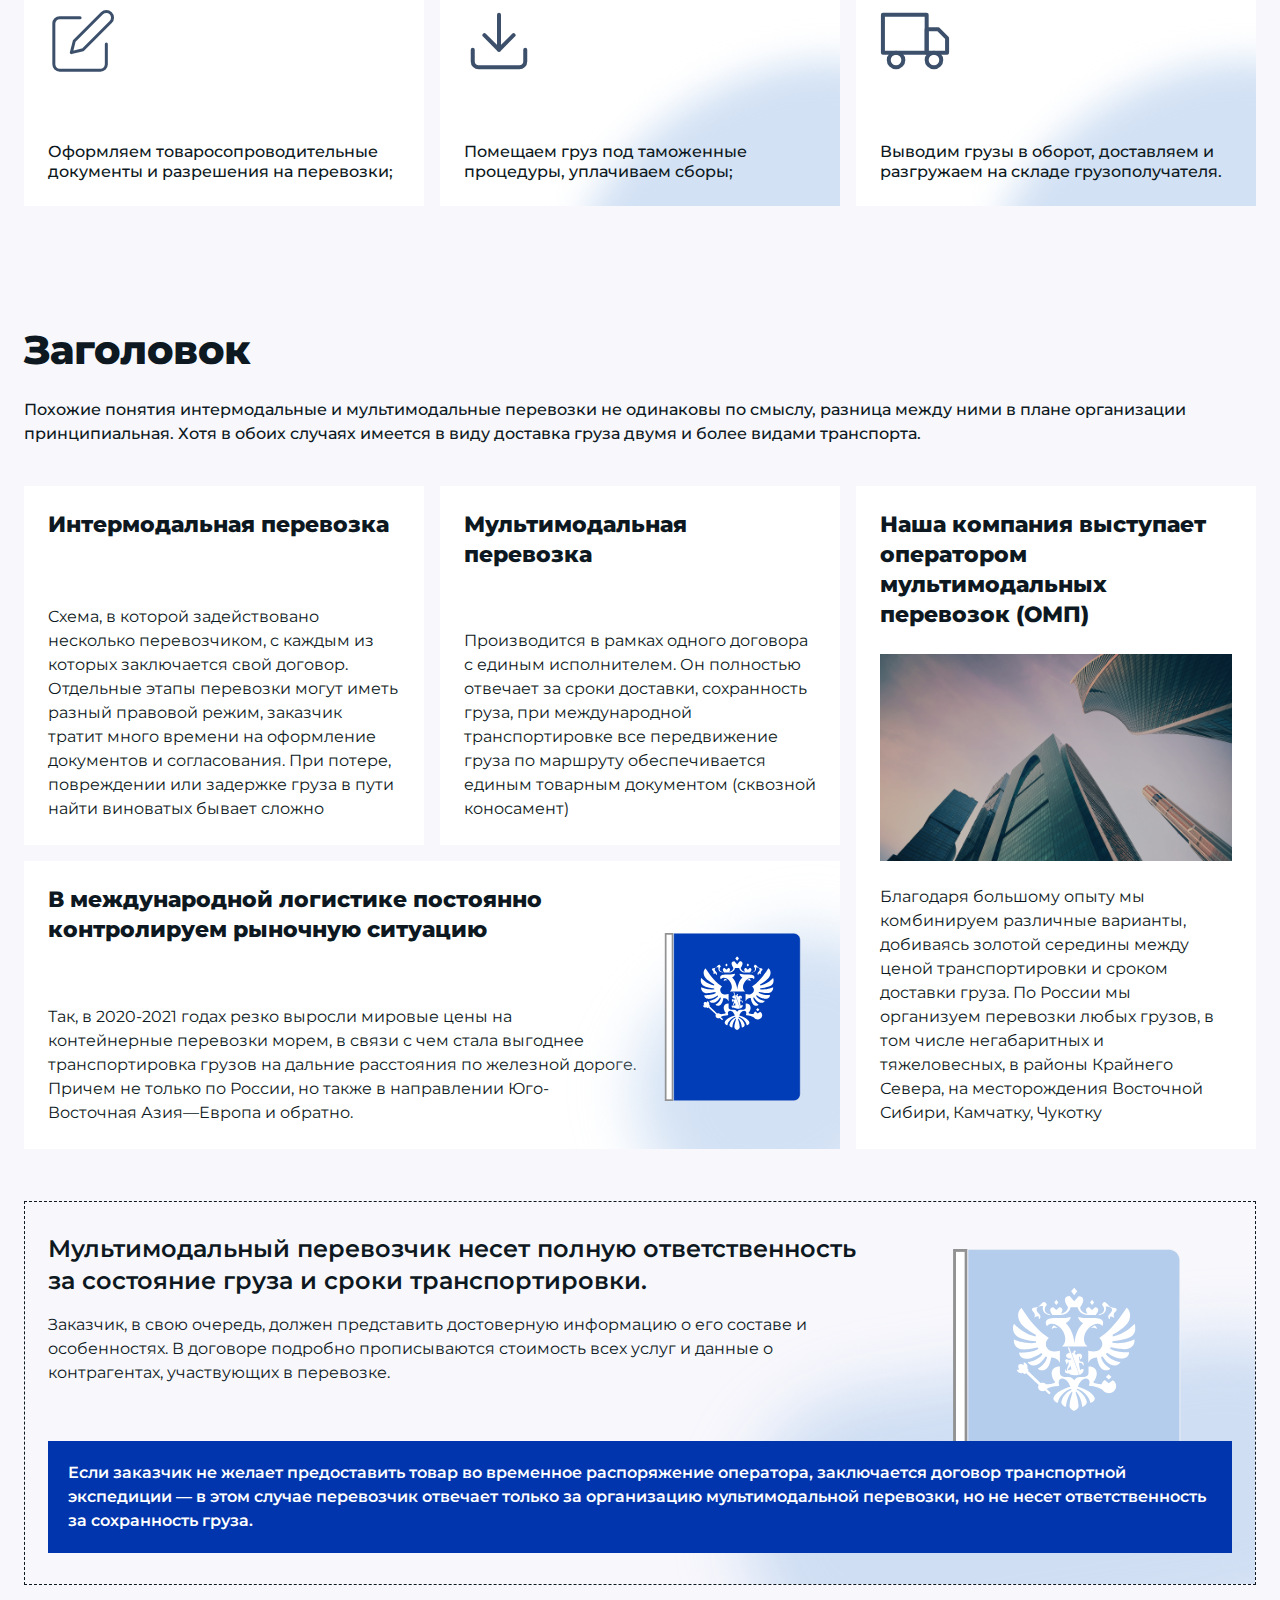
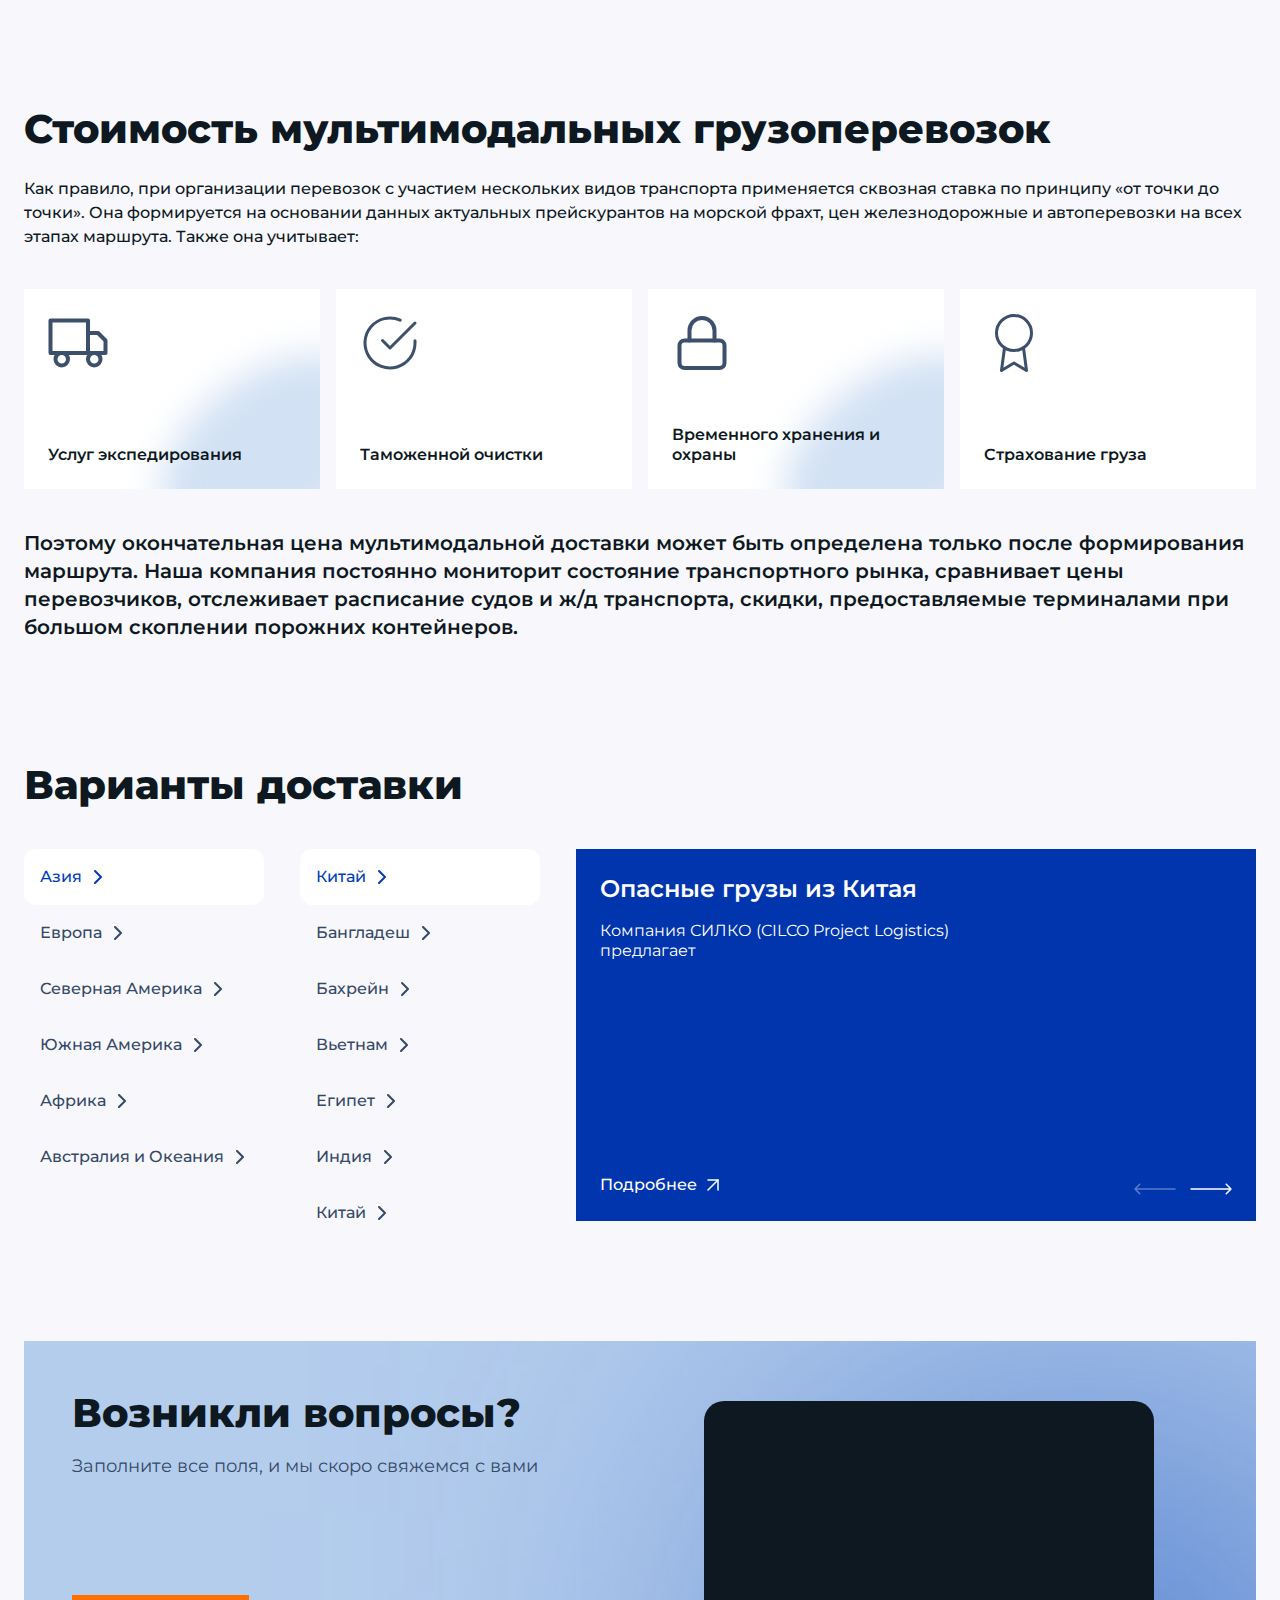
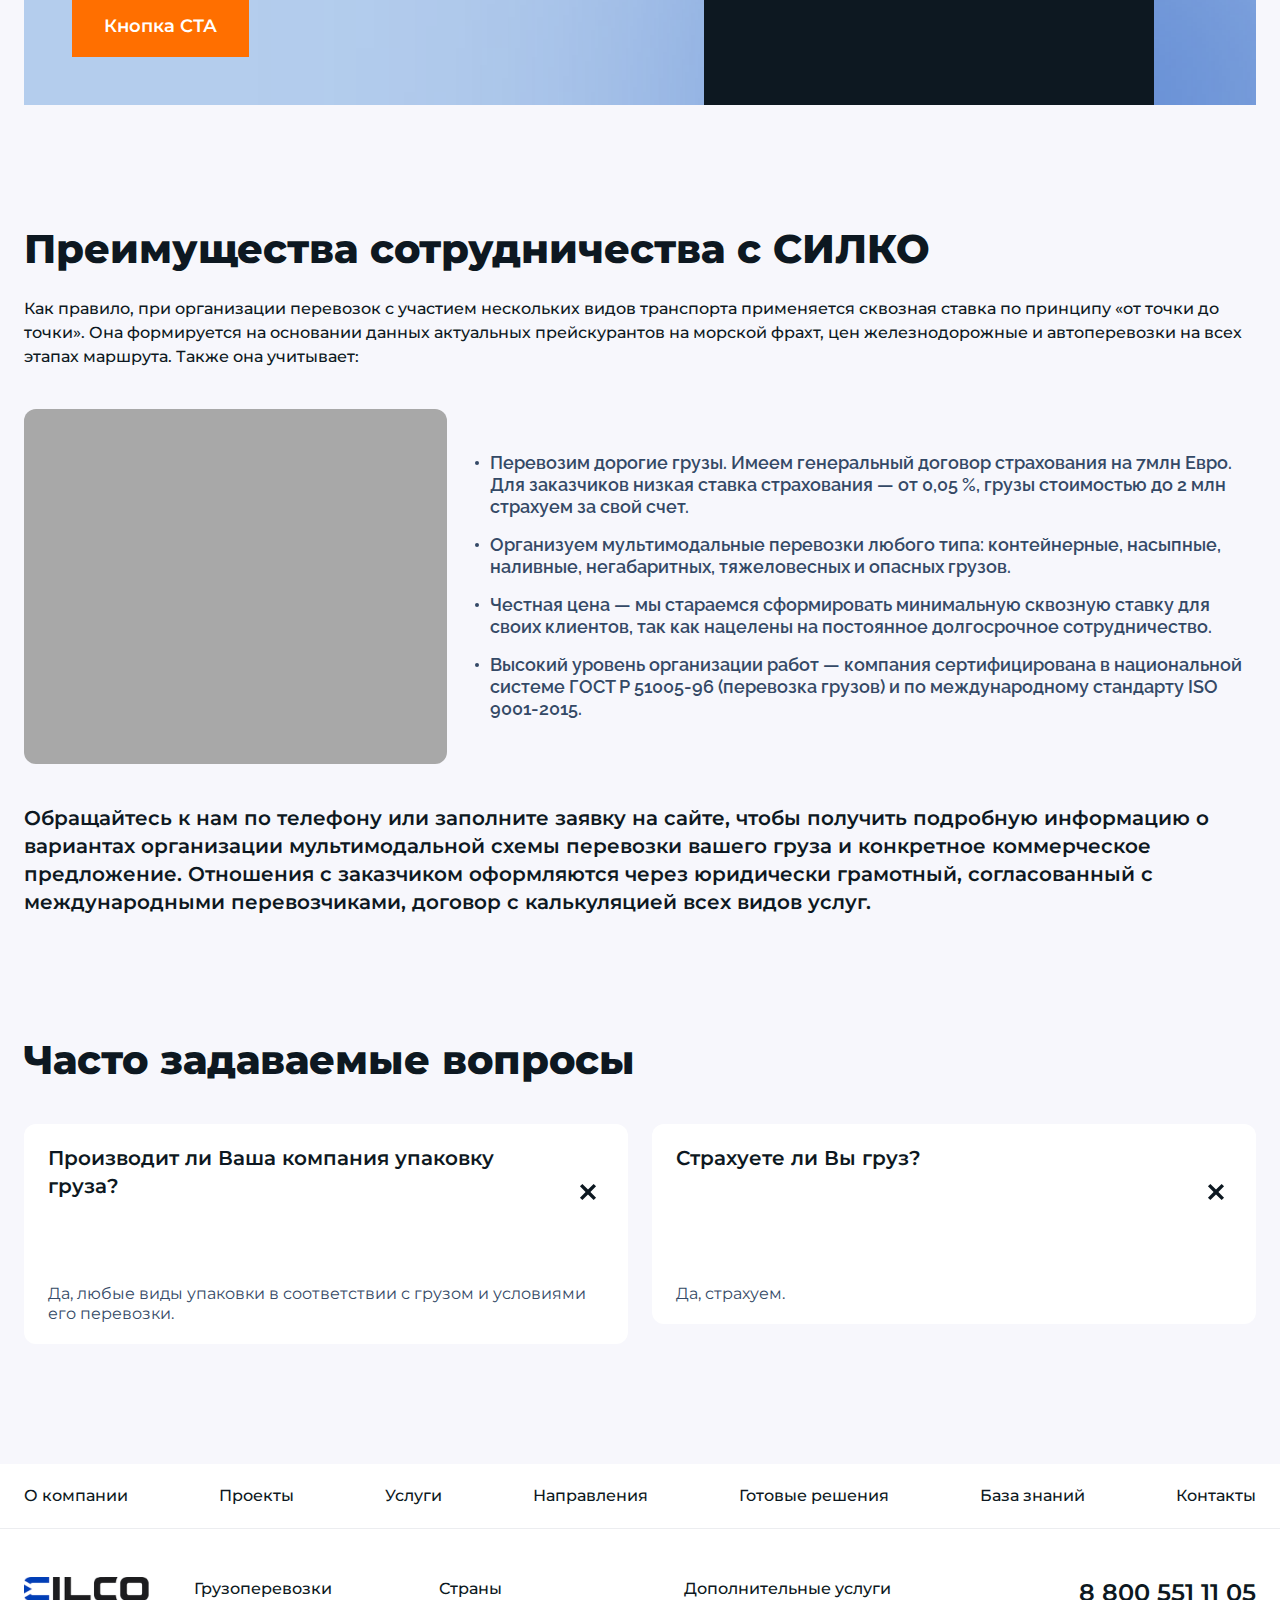
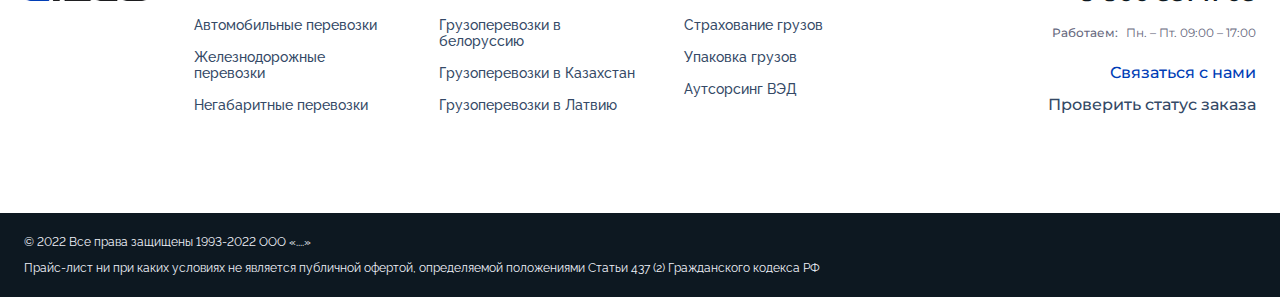
<file: service.html>
<!DOCTYPE html>
<html lang="ru">
	<head>
		<meta http-equiv="Content-Type" content="text/html; charset=utf-8">

		<!-- Adapting the page for mobile devices -->
		<meta name="viewport" content="width=device-width, initial-scale=1, maximum-scale=1">

		<!-- Prohibition of phone number recognition -->
		<meta name="format-detection" content="telephone=no">
		<meta name="SKYPE_TOOLBAR" content ="SKYPE_TOOLBAR_PARSER_COMPATIBLE">

		<!-- Page title -->
		<title>Заголовок страницы</title>

		<!-- Meta description -->
		<meta name="description" content="">

		<!-- Meta Keywords -->
		<meta name="keywords" content="">

		<!-- Changing the color of the mobile browser panel -->
		<meta name="msapplication-TileColor" content="#003EB6">
		<meta name="theme-color" content="#003EB6">

		<!-- Connecting fonts from Google -->
		<link rel="preconnect" href="https://fonts.googleapis.com">
		<link rel="preconnect" href="https://fonts.gstatic.com" crossorigin>
		<link href="https://fonts.googleapis.com/css2?family=Golos+Text:wght@400..900&family=Montserrat:ital,wght@0,100..900;1,100..900&family=Raleway:ital,wght@0,100..900;1,100..900&display=swap" rel="stylesheet">

		<!-- Connecting style files -->
		<link rel="stylesheet" href="css/swiper-bundle.min.css" async>
		<link rel="stylesheet" href="css/swiper.css" async>
		<link rel="stylesheet" href="css/fancybox.css" async>
		<link rel="stylesheet" href="css/styles.css" async>

		<link rel="stylesheet" href="css/response_1439.css" media="print, (max-width: 1439px)" async>
		<link rel="stylesheet" href="css/response_1279.css" media="print, (max-width: 1279px)" async>
		<link rel="stylesheet" href="css/response_1023.css" media="print, (max-width: 1023px)" async>
		<link rel="stylesheet" href="css/response_767.css" media="print, (max-width: 767px)" async>
		<link rel="stylesheet" href="css/response_479.css" media="(max-width: 479px)" async>
	</head>

	<body>
		<div class="wrap">
			<div class="main">
				<header>
					<button class="mob_close_btn"></button>

					<div class="scroll">
						<div class="top">
							<div class="cont row">
								<div class="links">
									<div><a href="/">О компании</a></div>

									<div><a href="/">Проекты</a></div>

									<div><a href="/">База знании</a></div>
								</div>

								<div class="work_time">
									<svg class="icon"><use xlink:href="images/sprite.svg#ic_time"></use></svg>

									<div>с 9:00 до 21:00 <span>Без перерывов и выходных</span></div>
								</div>

								<div class="city">
									<svg class="icon"><use xlink:href="images/sprite.svg#ic_location"></use></svg>

									<span>Москва</span>
								</div>

								<div class="help_link"><a href="/">Помощь</a></div>

								<div class="langs">
									<a class="active">rus</a> / <a href="/">eng</a>
								</div>
							</div>
						</div>


						<div class="data">
							<div class="cont row">
								<a href="/" class="logo">
									<img src="images/logo.png" alt="">
								</a>

								<nav class="menu row">
									<div class="menu_item">
										<a href="/" class="sub_link">Услуги</a>

										<div class="sub_menu sub_menu_services">
											<div class="cont">
												<div class="row">
													<div><a href="/">
														<div class="icon">
															<svg><use xlink:href="images/sprite.svg#ic_service1"></use></svg>
														</div>

														<span>Автомобильные перевозки</span>
													</a></div>

													<div><a href="/">
														<div class="icon">
															<svg><use xlink:href="images/sprite.svg#ic_service8"></use></svg>
														</div>

														<span>Проектная логистика</span>
													</a></div>

													<div><a href="/">
														<div class="icon">
															<svg><use xlink:href="images/sprite.svg#ic_service4"></use></svg>
														</div>

														<span>Авиаперевозки</span>
													</a></div>

													<div><a href="/">
														<div class="icon">
															<svg><use xlink:href="images/sprite.svg#ic_service2"></use></svg>
														</div>

														<span>Негабаритные перевозки</span>
													</a></div>

													<div><a href="/">
														<div class="icon">
															<svg><use xlink:href="images/sprite.svg#ic_service9"></use></svg>
														</div>

														<span>Управление цепями поставок</span>
													</a></div>

													<div><a href="/">
														<div class="icon">
															<svg><use xlink:href="images/sprite.svg#ic_service10"></use></svg>
														</div>

														<span>Контейнерные перевозки</span>
													</a></div>

													<div><a href="/">
														<div class="icon">
															<svg><use xlink:href="images/sprite.svg#ic_service11"></use></svg>
														</div>

														<span>Перевозка опасных грузов</span>
													</a></div>

													<div><a href="/">
														<div class="icon">
															<svg><use xlink:href="images/sprite.svg#ic_service3"></use></svg>
														</div>

														<span>Железнодорожные перевозки</span>
													</a></div>

													<div><a href="/">
														<div class="icon">
															<svg><use xlink:href="images/sprite.svg#ic_service6"></use></svg>
														</div>

														<span>Сборные грузы</span>
													</a></div>

													<div><a href="/">
														<div class="icon">
															<svg><use xlink:href="images/sprite.svg#ic_service12"></use></svg>
														</div>

														<span>Перевозка генеральных грузов</span>
													</a></div>

													<div><a href="/">
														<div class="icon">
															<svg><use xlink:href="images/sprite.svg#ic_service13"></use></svg>
														</div>

														<span>Мультимодальные перевозки</span>
													</a></div>

													<div><a href="/">
														<div class="icon">
															<svg><use xlink:href="images/sprite.svg#ic_service14"></use></svg>
														</div>

														<span>Финансовая логистика</span>
													</a></div>
												</div>
											</div>
										</div>
									</div>

									<div class="menu_item">
										<a href="/" class="sub_link">Направления</a>

										<div class="sub_menu sub_menu_directions">
											<div class="cont">
												<div class="row">
													<div class="directions level1">
														<div><a href="/" data-level2="1">
															<div class="icon">
																<svg><use xlink:href="images/sprite.svg#ic_direction1"></use></svg>
															</div>

															<span>По странам</span>

															<svg class="arr"><use xlink:href="images/sprite.svg#ic_arr_hor"></use></svg>
														</a></div>

														<div><a href="/" data-level2="2">
															<div class="icon">
																<svg><use xlink:href="images/sprite.svg#ic_direction2"></use></svg>
															</div>

															<span>По отрасли</span>

															<svg class="arr"><use xlink:href="images/sprite.svg#ic_arr_hor"></use></svg>
														</a></div>

														<div><a href="/" data-level2="3">
															<div class="icon">
																<svg><use xlink:href="images/sprite.svg#ic_direction3"></use></svg>
															</div>

															<span>Труднодоступные регионы</span>

															<svg class="arr"><use xlink:href="images/sprite.svg#ic_arr_hor"></use></svg>
														</a></div>

														<div><a href="/" data-level2="4">
															<div class="icon">
																<svg><use xlink:href="images/sprite.svg#ic_direction4"></use></svg>
															</div>

															<span>Дополнительно</span>

															<svg class="arr"><use xlink:href="images/sprite.svg#ic_arr_hor"></use></svg>
														</a></div>
													</div>


													<div class="level2 level2_1 countries">
														<div class="row">
															<div class="countries_level1">
																<div><a href="/" class="btn" data-level2="1">
																	<div class="icon">
																		<svg><use xlink:href="images/sprite.svg#ic_services_country1"></use></svg>
																	</div>

																	<span>Импортные перевозки</span>

																	<svg class="arr"><use xlink:href="images/sprite.svg#ic_arr_hor"></use></svg>
																</a></div>

																<div><a href="/" class="btn" data-level2="1">
																	<div class="icon">
																		<svg><use xlink:href="images/sprite.svg#ic_services_country2"></use></svg>
																	</div>

																	<span>Экспортные перевозки</span>

																	<svg class="arr"><use xlink:href="images/sprite.svg#ic_arr_hor"></use></svg>
																</a></div>
															</div>


															<div class="countries_level2 countries_level2_1">
																<div><a href="/" class="btn" data-level3="1">
																	<span>Азия</span>

																	<svg class="arr"><use xlink:href="images/sprite.svg#ic_arr_hor"></use></svg>
																</a></div>

																<div><a href="/" class="btn" data-level3="1">
																	<span>Европа</span>

																	<svg class="arr"><use xlink:href="images/sprite.svg#ic_arr_hor"></use></svg>
																</a></div>

																<div><a href="/" class="btn" data-level3="1">
																	<span>Северная Америка</span>

																	<svg class="arr"><use xlink:href="images/sprite.svg#ic_arr_hor"></use></svg>
																</a></div>

																<div><a href="/" class="btn" data-level3="1">
																	<span>Южная Америка</span>

																	<svg class="arr"><use xlink:href="images/sprite.svg#ic_arr_hor"></use></svg>
																</a></div>

																<div><a href="/" class="btn" data-level3="1">
																	<span>Африка</span>

																	<svg class="arr"><use xlink:href="images/sprite.svg#ic_arr_hor"></use></svg>
																</a></div>

																<div><a href="/" class="btn" data-level3="1">
																	<span>Австралия и Океания</span>

																	<svg class="arr"><use xlink:href="images/sprite.svg#ic_arr_hor"></use></svg>
																</a></div>
															</div>


															<div class="countries_level3 countries_level3_1">
																<div><a href="/" class="btn">
																	<span>Австрия</span>
																</a></div>

																<div><a href="/" class="btn">
																	<span>Болгария</span>
																</a></div>

																<div><a href="/" class="btn">
																	<span>Бельгия</span>
																</a></div>

																<div><a href="/" class="btn">
																	<span>Венгрия</span>
																</a></div>

																<div><a href="/" class="btn">
																	<span>Великобритания</span>
																</a></div>

																<div><a href="/" class="btn">
																	<span>Германия</span>
																</a></div>

																<div><a href="/" class="btn">
																	<span>Греция</span>
																</a></div>

																<div><a href="/" class="btn">
																	<span>Дания</span>
																</a></div>

																<div><a href="/" class="btn">
																	<span>Испания</span>
																</a></div>

																<div><a href="/" class="btn">
																	<span>Италия</span>
																</a></div>

																<div><a href="/" class="btn">
																	<span>Литва</span>
																</a></div>

																<div><a href="/" class="btn">
																	<span>Нидерланды</span>
																</a></div>

																<div><a href="/" class="btn">
																	<span>Норвегия</span>
																</a></div>

																<div><a href="/" class="btn">
																	<span>Польша</span>
																</a></div>

																<div><a href="/" class="btn">
																	<span>Португалия</span>
																</a></div>

																<div><a href="/" class="btn">
																	<span>Румыния</span>
																</a></div>

																<div><a href="/" class="btn">
																	<span>Сербия</span>
																</a></div>

																<div><a href="/" class="btn">
																	<span>Словения</span>
																</a></div>

																<div><a href="/" class="btn">
																	<span>Турция</span>
																</a></div>

																<div><a href="/" class="btn">
																	<span>Финляндия</span>
																</a></div>

																<div><a href="/" class="btn">
																	<span>Франция</span>
																</a></div>

																<div><a href="/" class="btn">
																	<span>Чехия</span>
																</a></div>

																<div><a href="/" class="btn">
																	<span>Швейцария</span>
																</a></div>

																<div><a href="/" class="btn">
																	<span>Швеция</span>
																</a></div>
															</div>
														</div>
													</div>


													<div class="level2 level2_2 industry">
														<div><a href="/">
															<div class="icon">
																<svg><use xlink:href="images/sprite.svg#ic_services_industry1"></use></svg>
															</div>

															<span>Сельское хозяйство</span>
														</a></div>

														<div><a href="/">
															<div class="icon">
																<svg><use xlink:href="images/sprite.svg#ic_services_industry2"></use></svg>
															</div>

															<span>Химическая промышленность</span>
														</a></div>

														<div><a href="/">
															<div class="icon">
																<svg><use xlink:href="images/sprite.svg#ic_services_industry3"></use></svg>
															</div>

															<span>Машиностроение</span>
														</a></div>

														<div><a href="/">
															<div class="icon">
																<svg><use xlink:href="images/sprite.svg#ic_services_industry4"></use></svg>
															</div>

															<span>Добыча полезных ископаемых</span>
														</a></div>

														<div><a href="/">
															<div class="icon">
																<svg><use xlink:href="images/sprite.svg#ic_services_industry5"></use></svg>
															</div>

															<span>Энергетика</span>
														</a></div>

														<div><a href="/">
															<div class="icon">
																<svg><use xlink:href="images/sprite.svg#ic_services_industry6"></use></svg>
															</div>

															<span>Медицина</span>
														</a></div>

														<div><a href="/">
															<div class="icon">
																<svg><use xlink:href="images/sprite.svg#ic_services_industry7"></use></svg>
															</div>

															<span>Пищевая промышленность</span>
														</a></div>
													</div>


													<div class="level2 level2_3 regions">
														<div><a href="/">Норильск</a></div>

														<div><a href="/">Нерюнгри</a></div>

														<div><a href="/">Певек</a></div>

														<div><a href="/">Мирный</a></div>

														<div><a href="/">Усинск</a></div>

														<div><a href="/">Нарьян-Мар</a></div>

														<div><a href="/">Калининград</a></div>

														<div><a href="/">Магадан</a></div>

														<div><a href="/">Южно-Сахалинск</a></div>

														<div><a href="/">Камчатка</a></div>

														<div><a href="/">Бодайбо</a></div>

														<div><a href="/">Анадырь</a></div>

														<div><a href="/">Воркута</a></div>

														<div><a href="/">Комсомольск-на-Амуре</a></div>
													</div>


													<div class="level2 level2_4 additional">
														<div><a href="/">
															<div class="icon">
																<svg><use xlink:href="images/sprite.svg#ic_services_additional1"></use></svg>
															</div>

															<span>Таможенное оформление</span>
														</a></div>

														<div><a href="/">
															<div class="icon">
																<svg><use xlink:href="images/sprite.svg#ic_services_additional2"></use></svg>
															</div>

															<span>Поиск и подбор поставщиков</span>
														</a></div>

														<div><a href="/">
															<div class="icon">
																<svg><use xlink:href="images/sprite.svg#ic_services_additional3"></use></svg>
															</div>

															<span>Юр. сопровождение ВЭД</span>
														</a></div>

														<div><a href="/">
															<div class="icon">
																<svg><use xlink:href="images/sprite.svg#ic_services_additional4"></use></svg>
															</div>

															<span>Ответственное хранение</span>
														</a></div>

														<div><a href="/">
															<div class="icon">
																<svg><use xlink:href="images/sprite.svg#ic_services_additional5"></use></svg>
															</div>

															<span>Страхование грузов</span>
														</a></div>

														<div><a href="/">
															<div class="icon">
																<svg><use xlink:href="images/sprite.svg#ic_services_additional6"></use></svg>
															</div>

															<span>Сертификация</span>
														</a></div>

														<div><a href="/">
															<div class="icon">
																<svg><use xlink:href="images/sprite.svg#ic_services_additional7"></use></svg>
															</div>

															<span>Маркировка груза</span>
														</a></div>
													</div>
												</div>
											</div>
										</div>
									</div>

									<div class="menu_item">
										<a href="/" class="sub_link">Готовые решения</a>

										<div class="sub_menu sub_menu_solutions">
											<div class="cont">
												<div class="row">
													<div><a href="/">
														<div class="icon">
															<svg><use xlink:href="images/sprite.svg#ic_solution1"></use></svg>
														</div>

														<span>Перевозка спецтехники</span>
													</a></div>

													<div><a href="/">
														<div class="icon">
															<svg><use xlink:href="images/sprite.svg#ic_solution2"></use></svg>
														</div>

														<span>Перевозка наливной химии</span>
													</a></div>

													<div><a href="/">
														<div class="icon">
															<svg><use xlink:href="images/sprite.svg#ic_solution3"></use></svg>
														</div>

														<span>Перевозка мобальных заводов</span>
													</a></div>

													<div><a href="/">
														<div class="icon">
															<svg><use xlink:href="images/sprite.svg#ic_solution4"></use></svg>
														</div>

														<span>Перевозка пищевого оборудования</span>
													</a></div>

													<div><a href="/">
														<div class="icon">
															<svg><use xlink:href="images/sprite.svg#ic_solution5"></use></svg>
														</div>

														<span>Перевозка пиротехники</span>
													</a></div>

													<div><a href="/">
														<div class="icon">
															<svg><use xlink:href="images/sprite.svg#ic_solution6"></use></svg>
														</div>

														<span>Перевозка медицинской техники</span>
													</a></div>

													<div><a href="/">
														<div class="icon">
															<svg><use xlink:href="images/sprite.svg#ic_solution7"></use></svg>
														</div>

														<span>Перевозка производственных линий</span>
													</a></div>

													<div><a href="/">
														<div class="icon">
															<svg><use xlink:href="images/sprite.svg#ic_solution8"></use></svg>
														</div>

														<span>Перевозка подъемного оборудования</span>
													</a></div>
												</div>
											</div>
										</div>
									</div>

									<!-- <div class="menu_item">
										<a href="/">Маршруты</a>
									</div> -->

									<div class="menu_item">
										<a href="/">Контакты</a>
									</div>
								</nav>

								<form action="" class="search">
									<svg class="icon"><use xlink:href="images/sprite.svg#ic_search"></use></svg>

									<input type="text" name="" value="" class="input" placeholder="Поиск">
								</form>

								<div class="phone">
									<div>Звонок бесплатный</div>

									<div><a href="te:8 800 551 11 05">8 800 551 11 05</a></div>
								</div>
							</div>
						</div>
					</div>
				</header>


				<section class="mob_header">
					<div class="cont row">
						<a href="/" class="logo">
							<img src="images/logo.png" alt="">
						</a>

						<div class="phone">
							<div>Звонок бесплатный</div>

							<div><a href="te:8 800 551 11 05">8 800 551 11 05</a></div>
						</div>

						<button class="mob_menu_btn">
							<span></span>
						</button>
					</div>
				</section>


				<section class="page_head">
					<div class="cont">
						<div class="breadcrumbs">
							<a href="/">
								<svg class="icon"><use xlink:href="images/sprite.svg#ic_home"></use></svg>
							</a>

							<span class="sep"></span>

							<a href="/">Услуги</a>

							<span class="sep"></span>

							<span class="current">Услуга</span>
						</div>

						<h1 class="page_title">Мультимодальные перевозки</h1>
					</div>
				</section>


				<section class="services_head block big_m">
					<div class="cont">
						<div class="advantages">
							<div class="grid">
								<div class="item big no_mob_pad">
									<div class="title">Чем выгодны смешанные перевозки</div>

									<div class="text_block">
										<p>В мировой логистике мультимодальная перевозка груза — это его доставка по схеме, включающей несколько видов транспорта: морской, железнодорожный, автомобильный. В проекте может присутствовать и авиадоставка, но для большей части грузов она экономически невыгодна. Мультимодальные схемы доставки сложны в организации для перевозчика, однако дают ощутимую выгоду заказчикам перевозок.</p>
									</div>

									<div class="items">
										<div>Комбинирование разных видов транспорта существенно снижает общую стоимость доставки груза за счет усреднения тарифа (морской фрахт самый дешевый, ж/д доставка немного дороже, автомобильные перевозки самые высокие по цене).</div>

										<div>Мультмодальные перевозки грузов — зачастую единственный возможный способ доставками, когда между отправителем и грузополучателем просто отсутствует прямое сообщение.</div>

										<div>При контейнерных перевозках — это самый выгодный по стоимости вариант, так как требует минимальных трудозатрат и времени при перегрузке с одного вида транспорта на другой.</div>
									</div>

									<div class="btn_wrap">
										<button class="btn">Заказать</button>
									</div>
								</div>

								<div class="item bg1">
									<div class="val">245</div>

									<div class="name">Текст преимущества</div>

									<img src="images/tmp/bg_advantage1.svg" alt="" loading="lazy" class="bg">
								</div>

								<div class="item bg2">
									<div class="val">245</div>


									<div class="name">Текст преимущества</div>

									<img src="images/tmp/bg_advantage2.svg" alt="" loading="lazy" class="bg">
								</div>

								<div class="item bg3">
									<div class="val">245</div>

									<div class="name">Текст преимущества</div>

									<img src="images/tmp/bg_advantage3.svg" alt="" loading="lazy" class="bg">
								</div>

								<div class="item with_img">
									<div class="title">Заголовок</div>

									<div class="name">Текст преимущества</div>

									<img src="images/tmp/advantage_img.jpg" alt="" loading="lazy" class="img">
								</div>
							</div>
						</div>
					</div>
				</section>


				<section class="services_grid big block big_m">
					<div class="cont">
						<div class="block_head">
							<div class="title">Услуги при организации мультимодальных грузоперевозок</div>

							<div class="desc small">Управление мультимодальными (смешанными0 перевозками — сложный процесс, включающий согласования между собственниками различных видов транспорта, организацию такелажных работ и терминальных услуг с учетом особенностей груза, оформление многочисленных документов. Наша компания предлагает заказчикам транспортировку в России и за рубеж «под ключ»:</div>
						</div>

						<div class="row">
							<div class="item shadow big">
								<div class="icon">
									<img src="images/ic_service9.svg" alt="" loading="lazy">
								</div>

								<div class="name small">Разрабатываем маршрут доставки груза — предлагается несколько схем на выбор;</div>
							</div>

							<div class="item bg">
								<div class="icon">
									<img src="images/ic_service10.svg" alt="" loading="lazy">
								</div>

								<div class="name small">Заключаем договоры с перевозчиками и осуществляем расчет с ними</div>
							</div>

							<div class="item shadow">
								<div class="icon">
									<img src="images/ic_service11.svg" alt="" loading="lazy">
								</div>

								<div class="name small">Производим погрузочные работы, упаковку, крепление, маркировку груза;</div>
							</div>

							<div class="item border">
								<div class="icon">
									<img src="images/ic_service12.svg" alt="" loading="lazy">
								</div>

								<div class="name small">Организовываем аренду специализированных терминалов и СВХ</div>
							</div>

							<div class="item big">
								<div class="icon">
									<img src="images/ic_service13.svg" alt="" loading="lazy">
								</div>

								<div class="name small">Оформляем товаросопроводительные документы и разрешения на перевозки;</div>
							</div>

							<div class="item big shadow">
								<div class="icon">
									<img src="images/ic_service14.svg" alt="" loading="lazy">
								</div>

								<div class="name small">Помещаем груз под таможенные процедуры, уплачиваем сборы;</div>
							</div>

							<div class="item big shadow">
								<div class="icon">
									<img src="images/ic_service15.svg" alt="" loading="lazy">
								</div>

								<div class="name small">Выводим грузы в оборот, доставляем и разгружаем на складе грузополучателя.</div>
							</div>
						</div>
					</div>
				</section>


				<section class="service_info block big_m">
					<div class="cont">
						<div class="block_head">
							<div class="title">Заголовок</div>

							<div class="desc small">Похожие понятия интермодальные и мультимодальные перевозки не одинаковы по смыслу, разница между ними в плане организации принципиальная. Хотя в обоих случаях имеется в виду доставка груза двумя и более видами транспорта.</div>
						</div>

						<div class="grid">
							<div class="item">
								<div class="title">Интермодальная перевозка</div>

								<div class="desc">Cхема, в которой задействовано несколько перевозчиком, с каждым из которых заключается свой договор. Отдельные этапы перевозки могут иметь разный правовой режим, заказчик тратит много времени на оформление документов и согласования. При потере, повреждении или задержке груза в пути найти виноватых бывает сложно</div>
							</div>

							<div class="item">
								<div class="title">Мультимодальная перевозка</div>

								<div class="desc">Производится в рамках одного договора с единым исполнителем. Он полностью отвечает за сроки доставки, сохранность груза, при международной транспортировке все передвижение груза по маршруту обеспечивается единым товарным документом (сквозной коносамент)</div>
							</div>

							<div class="item big_h">
								<div class="title">Наша компания выступает оператором мультимодальных перевозок (ОМП)</div>

								<div class="image">
									<img src="images/tmp/service_info_img1.jpg" alt="" loading="lazy">
								</div>

								<div class="desc small">Благодаря большому опыту мы комбинируем различные варианты, добиваясь золотой середины между ценой транспортировки и сроком доставки груза. По России мы организуем перевозки любых грузов, в том числе негабаритных и тяжеловесных, в районы Крайнего Севера, на месторождения Восточной Сибири, Камчатку, Чукотку</div>
							</div>

							<div class="item big_w">
								<div class="title">В международной логистике постоянно контролируем рыночную ситуацию</div>

								<div class="desc">Так, в 2020-2021 годах резко выросли мировые цены на контейнерные перевозки морем, в связи с чем стала выгоднее транспортировка грузов на дальние расстояния по железной дороге. Причем не только по России, но также в направлении Юго-Восточная Азия—Европа и обратно.</div>

								<div class="thumb">
									<img src="images/service_info_thumb.svg" alt="" loading="lazy">
								</div>
							</div>
						</div>

						<div class="bottom_item">
							<div class="name">Мультимодальный перевозчик несет полную ответственность за состояние груза и сроки транспортировки.</div>

							<div class="desc">Заказчик, в свою очередь, должен представить достоверную информацию о его составе и особенностях. В договоре подробно прописываются стоимость всех услуг и данные о контрагентах, участвующих в перевозке.</div>

							<div class="exp">Если заказчик не желает предоставить товар во временное распоряжение оператора, заключается договор транспортной экспедиции — в этом случае перевозчик отвечает только за организацию мультимодальной перевозки, но не несет ответственность за сохранность груза.</div>

							<div class="icon">
								<img src="images/service_info_thumb2.svg" alt="" loading="lazy">
							</div>
						</div>
					</div>
				</section>


				<section class="service_prices block big_m">
					<div class="cont">
						<div class="block_head">
							<div class="title">Стоимость мультимодальных грузоперевозок</div>

							<div class="desc small">Как правило, при организации перевозок с участием нескольких видов транспорта применяется сквозная ставка по принципу «от точки до точки». Она формируется на основании данных актуальных прейскурантов на морской фрахт, цен железнодорожные и автоперевозки на всех этапах маршрута. Также она учитывает:</div>
						</div>

						<div class="row">
							<div class="item shadow">
								<div class="icon">
									<img src="images/ic_guarantees.svg" alt="" loading="lazy">
								</div>

								<div class="name">Услуг экспедирования</div>
							</div>

							<div class="item">
								<div class="icon">
									<img src="images/ic_guarantees2.svg" alt="" loading="lazy">
								</div>

								<div class="name">Таможенной очистки</div>
							</div>

							<div class="item shadow">
								<div class="icon">
									<img src="images/ic_guarantees3.svg" alt="" loading="lazy">
								</div>

								<div class="name">Временного хранения и охраны</div>
							</div>

							<div class="item">
								<div class="icon">
									<img src="images/ic_guarantees4.svg" alt="" loading="lazy">
								</div>

								<div class="name">Страхование груза</div>
							</div>
						</div>

						<div class="exp">Поэтому окончательная цена мультимодальной доставки может быть определена только после формирования маршрута. Наша компания постоянно мониторит состояние транспортного рынка, сравнивает цены перевозчиков, отслеживает расписание судов и ж/д транспорта, скидки, предоставляемые терминалами при большом скоплении порожних контейнеров.</div>
					</div>
				</section>


				<section class="delivery_options block big_m">
					<div class="cont">
						<div class="block_head">
							<div class="title">Варианты доставки</div>
						</div>

						<div class="row">
							<div class="region">
								<div class="list">
									<div><button class="btn active">
										<span>Азия</span>
										<svg class="icon"><use xlink:href="images/sprite.svg#ic_arr_hor"></use></svg>
									</button></div>

									<div><button class="btn">
										<span>Европа</span>
										<svg class="icon"><use xlink:href="images/sprite.svg#ic_arr_hor"></use></svg>
									</button></div>

									<div><button class="btn">
										<span>Северная Америка</span>
										<svg class="icon"><use xlink:href="images/sprite.svg#ic_arr_hor"></use></svg>
									</button></div>

									<div><button class="btn">
										<span>Южная Америка</span>
										<svg class="icon"><use xlink:href="images/sprite.svg#ic_arr_hor"></use></svg>
									</button></div>

									<div><button class="btn">
										<span>Африка</span>
										<svg class="icon"><use xlink:href="images/sprite.svg#ic_arr_hor"></use></svg>
									</button></div>

									<div><button class="btn">
										<span>Австралия и Океания</span>
										<svg class="icon"><use xlink:href="images/sprite.svg#ic_arr_hor"></use></svg>
									</button></div>
								</div>
							</div>


							<div class="country region1" style="display: block;">
								<div class="list">
									<div><button class="btn active">
										<span>Китай</span>
										<svg class="icon"><use xlink:href="images/sprite.svg#ic_arr_hor"></use></svg>
									</button></div>

									<div><button class="btn">
										<span>Бангладеш</span>
										<svg class="icon"><use xlink:href="images/sprite.svg#ic_arr_hor"></use></svg>
									</button></div>

									<div><button class="btn">
										<span>Бахрейн</span>
										<svg class="icon"><use xlink:href="images/sprite.svg#ic_arr_hor"></use></svg>
									</button></div>

									<div><button class="btn">
										<span>Вьетнам</span>
										<svg class="icon"><use xlink:href="images/sprite.svg#ic_arr_hor"></use></svg>
									</button></div>

									<div><button class="btn">
										<span>Египет</span>
										<svg class="icon"><use xlink:href="images/sprite.svg#ic_arr_hor"></use></svg>
									</button></div>

									<div><button class="btn">
										<span>Индия</span>
										<svg class="icon"><use xlink:href="images/sprite.svg#ic_arr_hor"></use></svg>
									</button></div>

									<div><button class="btn">
										<span>Китай</span>
										<svg class="icon"><use xlink:href="images/sprite.svg#ic_arr_hor"></use></svg>
									</button></div>

									<div><button class="btn">
										<span>Бангладеш</span>
										<svg class="icon"><use xlink:href="images/sprite.svg#ic_arr_hor"></use></svg>
									</button></div>

									<div><button class="btn">
										<span>Бахрейн</span>
										<svg class="icon"><use xlink:href="images/sprite.svg#ic_arr_hor"></use></svg>
									</button></div>

									<div><button class="btn">
										<span>Вьетнам</span>
										<svg class="icon"><use xlink:href="images/sprite.svg#ic_arr_hor"></use></svg>
									</button></div>

									<div><button class="btn">
										<span>Египет</span>
										<svg class="icon"><use xlink:href="images/sprite.svg#ic_arr_hor"></use></svg>
									</button></div>

									<div><button class="btn">
										<span>Индия</span>
										<svg class="icon"><use xlink:href="images/sprite.svg#ic_arr_hor"></use></svg>
									</button></div>
								</div>
							</div>

							<div class="country region2">
								<div class="list">
									<div><button class="btn active">
										<span>Китай</span>
										<svg class="icon"><use xlink:href="images/sprite.svg#ic_arr_hor"></use></svg>
									</button></div>

									<div><button class="btn">
										<span>Бангладеш</span>
										<svg class="icon"><use xlink:href="images/sprite.svg#ic_arr_hor"></use></svg>
									</button></div>

									<div><button class="btn">
										<span>Бахрейн</span>
										<svg class="icon"><use xlink:href="images/sprite.svg#ic_arr_hor"></use></svg>
									</button></div>

									<div><button class="btn">
										<span>Вьетнам</span>
										<svg class="icon"><use xlink:href="images/sprite.svg#ic_arr_hor"></use></svg>
									</button></div>

									<div><button class="btn">
										<span>Египет</span>
										<svg class="icon"><use xlink:href="images/sprite.svg#ic_arr_hor"></use></svg>
									</button></div>

									<div><button class="btn">
										<span>Индия</span>
										<svg class="icon"><use xlink:href="images/sprite.svg#ic_arr_hor"></use></svg>
									</button></div>

									<div><button class="btn">
										<span>Китай</span>
										<svg class="icon"><use xlink:href="images/sprite.svg#ic_arr_hor"></use></svg>
									</button></div>

									<div><button class="btn">
										<span>Бангладеш</span>
										<svg class="icon"><use xlink:href="images/sprite.svg#ic_arr_hor"></use></svg>
									</button></div>

									<div><button class="btn">
										<span>Бахрейн</span>
										<svg class="icon"><use xlink:href="images/sprite.svg#ic_arr_hor"></use></svg>
									</button></div>

									<div><button class="btn">
										<span>Вьетнам</span>
										<svg class="icon"><use xlink:href="images/sprite.svg#ic_arr_hor"></use></svg>
									</button></div>

									<div><button class="btn">
										<span>Египет</span>
										<svg class="icon"><use xlink:href="images/sprite.svg#ic_arr_hor"></use></svg>
									</button></div>

									<div><button class="btn">
										<span>Индия</span>
										<svg class="icon"><use xlink:href="images/sprite.svg#ic_arr_hor"></use></svg>
									</button></div>
								</div>
							</div>


							<div class="slider slider region1_country1" style="display: block;">
								<div class="swiper">
									<div class="swiper-wrapper">
										<div class="swiper-slide">
											<div class="item">
												<div class="title">Опасные грузы из Китая</div>

												<div class="desc">Компания СИЛКО (CILCO Project Logistics) предлагает </div>

												<div class="link">
													<a href="/">
														<span>Подробнее</span>
														<svg class="icon"><use xlink:href="images/sprite.svg#ic_link_arrow"></use></svg>
													</a>
												</div>
											</div>
										</div>

										<div class="swiper-slide">
											<div class="item">
												<div class="title">Опасные грузы из Китая</div>

												<div class="desc">Компания СИЛКО (CILCO Project Logistics) предлагает </div>

												<div class="link">
													<a href="/">
														<span>Подробнее</span>
														<svg class="icon"><use xlink:href="images/sprite.svg#ic_link_arrow"></use></svg>
													</a>
												</div>
											</div>
										</div>

										<div class="swiper-slide">
											<div class="item">
												<div class="title">Опасные грузы из Китая</div>

												<div class="desc">Компания СИЛКО (CILCO Project Logistics) предлагает </div>

												<div class="link">
													<a href="/">
														<span>Подробнее</span>
														<svg class="icon"><use xlink:href="images/sprite.svg#ic_link_arrow"></use></svg>
													</a>
												</div>
											</div>
										</div>
									</div>

									<button class="swiper-button-prev">
										<svg class="icon"><use xlink:href="images/sprite.svg#ic_arrow_hor2"></use></svg>
									</button>

									<button class="swiper-button-next">
										<svg class="icon"><use xlink:href="images/sprite.svg#ic_arrow_hor2"></use></svg>
									</button>
								</div>
							</div>

							<div class="slider slider region1_country2">
								<div class="swiper">
									<div class="swiper-wrapper">
										<div class="swiper-slide">
											<div class="item">
												<div class="title">Опасные грузы из Бангладеша</div>

												<div class="desc">Компания СИЛКО (CILCO Project Logistics) предлагает </div>

												<div class="link">
													<a href="/">
														<span>Подробнее</span>
														<svg class="icon"><use xlink:href="images/sprite.svg#ic_link_arrow"></use></svg>
													</a>
												</div>
											</div>
										</div>

										<div class="swiper-slide">
											<div class="item">
												<div class="title">Опасные грузы из Китая</div>

												<div class="desc">Компания СИЛКО (CILCO Project Logistics) предлагает </div>

												<div class="link">
													<a href="/">
														<span>Подробнее</span>
														<svg class="icon"><use xlink:href="images/sprite.svg#ic_link_arrow"></use></svg>
													</a>
												</div>
											</div>
										</div>

										<div class="swiper-slide">
											<div class="item">
												<div class="title">Опасные грузы из Китая</div>

												<div class="desc">Компания СИЛКО (CILCO Project Logistics) предлагает </div>

												<div class="link">
													<a href="/">
														<span>Подробнее</span>
														<svg class="icon"><use xlink:href="images/sprite.svg#ic_link_arrow"></use></svg>
													</a>
												</div>
											</div>
										</div>
									</div>

									<button class="swiper-button-prev">
										<svg class="icon"><use xlink:href="images/sprite.svg#ic_arrow_hor2"></use></svg>
									</button>

									<button class="swiper-button-next">
										<svg class="icon"><use xlink:href="images/sprite.svg#ic_arrow_hor2"></use></svg>
									</button>
								</div>
							</div>


							<div class="slider slider region2_country1">
								<div class="swiper">
									<div class="swiper-wrapper">
										<div class="swiper-slide">
											<div class="item">
												<div class="title">Опасные грузы из Китая 2</div>

												<div class="desc">Компания СИЛКО (CILCO Project Logistics) предлагает </div>

												<div class="link">
													<a href="/">
														<span>Подробнее</span>
														<svg class="icon"><use xlink:href="images/sprite.svg#ic_link_arrow"></use></svg>
													</a>
												</div>
											</div>
										</div>

										<div class="swiper-slide">
											<div class="item">
												<div class="title">Опасные грузы из Китая</div>

												<div class="desc">Компания СИЛКО (CILCO Project Logistics) предлагает </div>

												<div class="link">
													<a href="/">
														<span>Подробнее</span>
														<svg class="icon"><use xlink:href="images/sprite.svg#ic_link_arrow"></use></svg>
													</a>
												</div>
											</div>
										</div>

										<div class="swiper-slide">
											<div class="item">
												<div class="title">Опасные грузы из Китая</div>

												<div class="desc">Компания СИЛКО (CILCO Project Logistics) предлагает </div>

												<div class="link">
													<a href="/">
														<span>Подробнее</span>
														<svg class="icon"><use xlink:href="images/sprite.svg#ic_link_arrow"></use></svg>
													</a>
												</div>
											</div>
										</div>
									</div>

									<button class="swiper-button-prev">
										<svg class="icon"><use xlink:href="images/sprite.svg#ic_arrow_hor2"></use></svg>
									</button>

									<button class="swiper-button-next">
										<svg class="icon"><use xlink:href="images/sprite.svg#ic_arrow_hor2"></use></svg>
									</button>
								</div>
							</div>
						</div>
					</div>
				</section>


				<section class="action_block block big_m animate">
					<div class="cont">
						<div class="data">
							<div class="block_head">
								<div class="title">Возникли вопросы?</div>

								<div class="desc">Заполните все поля, и мы скоро свяжемся с вами</div>
							</div>

							<div>
								<button class="btn">Кнопка СТА</button>
							</div>

							<!-- <form action="" class="form">
								<div class="line">
									<div class="label">Введите имя *</div>

									<div class="field">
										<input type="text" name="" value="" class="input">
									</div>
								</div>

								<div class="line">
									<div class="label">Введите телефон *</div>

									<div class="field">
										<input type="tel" name="" value="" class="input">
									</div>
								</div>

								<div class="line">
									<div class="label">Электронная почта *</div>

									<div class="field">
										<input type="email" name="" value="" class="input">
									</div>
								</div>

								<div class="submit">
									<button type="submit" class="submit_btn">Отправить</button>
								</div>

								<div class="agree">
									<label class="checkbox">
										<input type="checkbox" name="agree" checked>

										<div class="check">
											<svg><use xlink:href="images/sprite.svg#ic_check"></use></svg>
										</div>

										<div>Даю свое согласие на обработку персональных данных</div>
									</label>
								</div>
							</form> -->

							<div class="img">
								<img src="images/tmp/action_block_img.png" alt="" loading="lazy">

								<!-- <svg viewBox="0 0 314 260" fill="none" xmlns="http://www.w3.org/2000/svg">
									<path d="M1.5 89.5V225.4H173" stroke="white" stroke-width="2" stroke-miterlimit="10"/>
									<path d="M192.8 6.30005H312.8V160" stroke="white" stroke-width="2" stroke-miterlimit="10"/>
									<path d="M236.5 202.6H32.2001C25.4001 202.6 19.8 197.1 19.8 190.2V41.4C19.8 34.6 25.3001 29 32.2001 29H43.2001" stroke="white" stroke-width="2" stroke-miterlimit="10"/>
									<path d="M114.6 29H282C288.8 29 294.4 34.5 294.4 41.4V183.5" stroke="white" stroke-width="2" stroke-miterlimit="10"/>
									<path d="M245.9 84.7H132.2C125.9 84.7 120.9 79.6 120.9 73.4V71.7C120.9 65.4 126 60.4 132.2 60.4H245.9C252.2 60.4 257.2 65.5 257.2 71.7V73.4C257.2 79.7 252.2 84.7 245.9 84.7Z" stroke="white" stroke-width="2" stroke-miterlimit="10"/>
									<path d="M245.9 128H132.2C125.9 128 120.9 122.9 120.9 116.7V115C120.9 108.7 126 103.7 132.2 103.7H245.9C252.2 103.7 257.2 108.8 257.2 115V116.7C257.2 122.9 252.2 128 245.9 128Z" stroke="white" stroke-width="2" stroke-miterlimit="10"/>
									<path d="M220.7 171.2H132.2C125.9 171.2 120.9 166.1 120.9 159.9V158.2C120.9 151.9 126 146.9 132.2 146.9H245.9C252.2 146.9 257.2 152 257.2 158.2V159.9C257.2 166.2 252.1 171.2 245.9 171.2H238.1" stroke="white" stroke-width="2" stroke-miterlimit="10"/>
									<path d="M64.2 93C64.2 87 65.1 81.9 66.8 77.6C68.5 73.3 70.7 69.5 73.2 66.2C75.7 62.9 78.3 59.8 80.8 56.9C83.3 54 85.5 51 87.2 47.8C88.9 44.6 89.8 41 89.8 37V36.9C89.8 32.9 88.8 29.8 86.8 27.6C84.8 25.4 82 24.3 78.4 24.3C74.9 24.3 72.1 25.5 70.1 28C68.1 30.4 67.1 33.9 67 38.3V38.4H41.9V38.3C42.4 26.6 45.8 17.5 52.1 11.1C58.4 4.7 67.1 1.5 78.2 1.5C89.8 1.5 98.8 4.4 105.2 10.1C111.6 15.8 114.7 24 114.7 34.5V34.6C114.7 39.3 114.1 43.5 112.8 47.1C111.5 50.7 109.9 54 107.8 56.9C105.8 59.8 103.6 62.6 101.4 65.3C99.2 68 97 70.6 95 73.3C93 76 91.3 79 90 82.2C88.7 85.4 88.1 89.1 88.1 93.2H64.2V93ZM64.2 131.2V107H88.4V131.2H64.2Z" stroke="white" stroke-width="2" stroke-miterlimit="10"/>
									<path d="M246 224.4L218.7 166C216.9 162.2 218.6 157.6 222.4 155.8C226.2 154 230.8 155.7 232.6 159.5L251.1 199.2" stroke="white" stroke-width="2" stroke-miterlimit="10"/>
									<path d="M265.2 193.1L261.5 185.2C259.7 181.3 255.1 179.6 251.2 181.4L244.3 184.6" stroke="white" stroke-width="2" stroke-miterlimit="10"/>
									<path d="M281.7 192.2L278.1 184.5C276.3 180.6 271.7 178.9 267.8 180.7L260.9 183.9" stroke="white" stroke-width="2" stroke-miterlimit="10"/>
									<path d="M241.5 214.9L228.7 210.2C224 208.5 218.9 210.9 217.2 215.6C215.7 219.8 217.5 224.5 221.4 226.6L263.5 249.1L267.8 258.4L308.2 239.6L305.9 207.6L294.7 183.6C292.9 179.7 288.3 178 284.4 179.8L277.5 183" stroke="white" stroke-width="2" stroke-miterlimit="10"/>
								</svg> -->
							</div>
						</div>
					</div>
				</section>


				<section class="cooperation_advantages block big_m">
					<div class="cont">
						<div class="block_head">
							<div class="title">Преимущества сотрудничества с СИЛКО</div>

							<div class="desc small">Как правило, при организации перевозок с участием нескольких видов транспорта применяется сквозная ставка по принципу «от точки до точки». Она формируется на основании данных актуальных прейскурантов на морской фрахт, цен железнодорожные и автоперевозки на всех этапах маршрута. Также она учитывает:</div>
						</div>

						<div class="row">
							<div class="thumb">
								<img src="images/tmp/cooperation_advantages_img.jpg" alt="" loading="lazy">
							</div>

							<div class="text_block">
								<ul>
									<li>Перевозим дорогие грузы. Имеем генеральный договор страхования на 7млн Евро. Для заказчиков низкая ставка страхования — от 0,05 %, грузы стоимостью до 2 млн страхуем за свой счет.</li>

									<li>Организуем мультимодальные перевозки любого типа: контейнерные, насыпные, наливные, негабаритных, тяжеловесных и опасных грузов.</li>

									<li>Честная цена — мы стараемся сформировать минимальную сквозную ставку для своих клиентов, так как нацелены на постоянное долгосрочное сотрудничество.</li>

									<li>Высокий уровень организации работ — компания сертифицирована в национальной системе ГОСТ Р 51005-96 (перевозка грузов) и по международному стандарту ISO 9001-2015.</li>
								</ul>
							</div>
						</div>

						<div class="exp">Обращайтесь к нам по телефону или заполните заявку на сайте, чтобы получить подробную информацию о вариантах организации мультимодальной схемы перевозки вашего груза и конкретное коммерческое предложение. Отношения с заказчиком оформляются через юридически грамотный, согласованный с международными перевозчиками, договор с калькуляцией всех видов услуг.</div>
					</div>
				</section>


				<section class="questions block big_m">
					<div class="cont">
						<div class="block_head">
							<div class="title">Часто задаваемые вопросы</div>
						</div>

						<div class="row">
							<div class="item">
								<div class="head">
									<div class="title">Производит ли Ваша компания упаковку груза?</div>

									<button class="close_btn">
										<svg class="icon"><use xlink:href="images/sprite.svg#ic_close"></use></svg>
									</button>
								</div>

								<div class="desc" style="display: block;">Да, любые виды упаковки в соответствии с грузом и условиями его перевозки.</div>
							</div>

							<div class="item">
								<div class="head">
									<div class="title">Страхуете ли Вы груз?</div>

									<button class="close_btn">
										<svg class="icon"><use xlink:href="images/sprite.svg#ic_close"></use></svg>
									</button>
								</div>

								<div class="desc" style="display: block;">Да, страхуем.</div>
							</div>
						</div>
					</div>
				</section>
			</div>


			<footer>
				<div class="top">
					<div class="cont">
						<div class="menu">
							<div><a href="/">О компании</a></div>

							<div><a href="/">Проекты</a></div>

							<div><a href="/">Услуги</a></div>

							<div><a href="/">Направления</a></div>

							<div><a href="/">Готовые решения</a></div>

							<div><a href="/">База знаний</a></div>

							<div><a href="/">Контакты</a></div>
						</div>
					</div>
				</div>

				<div class="data">
					<div class="cont row">
						<div class="logo">
							<img src="images/logo.png" alt="">
						</div>

						<div class="links">
							<div class="title">Грузоперевозки</div>

							<div class="items">
								<div><a href="/">Автомобильные перевозки</a></div>

								<div><a href="/">Железнодорожные перевозки</a></div>

								<div><a href="/">Негабаритные перевозки</a></div>
							</div>
						</div>

						<div class="links">
							<div class="title">Страны</div>

							<div class="items">
								<div><a href="/">Грузоперевозки в белоруссию</a></div>

								<div><a href="/">Грузоперевозки в Казахстан</a></div>

								<div><a href="/">Грузоперевозки в Латвию</a></div>
							</div>
						</div>

						<!-- <div class="links">
							<div class="title">Отраслевые решения</div>

							<div class="items">
								<div><a href="/">Перевозка оборудования для нефтегазовой отрасли</a></div>

								<div><a href="/">Перевозка продукции для машиностроительной отралси</a></div>

								<div><a href="/">Перевозка оборудования для медицинской отрасли</a></div>
							</div>
						</div> -->

						<div class="links">
							<div class="title">Дополнительные услуги</div>

							<div class="items">
								<div><a href="/">Страхование грузов</a></div>

								<div><a href="/">Упаковка грузов</a></div>

								<div><a href="/">Аутсорсинг ВЭД</a></div>
							</div>
						</div>

						<div class="contacts">
							<div class="phone">
								<a href="tel:8 800 551 11 05">8 800 551 11 05</a>
							</div>

							<div class="work_time">
								<div class="label">Работаем:</div>

								<div class="val">Пн. – Пт. 09:00 – 17:00</div>
							</div>

							<button class="feedback_btn modal_btn" data-modal="feedback_modal">Связаться с нами</button>

							<button class="check_order_btn">Проверить статус заказа</button>

							<div class="socials">
								<a href="/" target="_blank" rel="noopener nofollow">
									<img src="images/ic_vk.svg" alt="" loading="lazy">
								</a>

								<a href="/" target="_blank" rel="noopener nofollow">
									<img src="images/ic_tg.svg" alt="" loading="lazy">
								</a>

								<a href="/" target="_blank" rel="noopener nofollow">
									<img src="images/ic_whatsapp.svg" alt="" loading="lazy">
								</a>
							</div>
						</div>
					</div>
				</div>

				<div class="bottom">
					<div class="cont">
						<div class="copyright">&copy; 2022 Все права защищены 1993-2022 ООО «....»</div>

						<div class="exp">Прайс-лист ни при каких условиях не является публичной офертой, определяемой положениями Статьи 437 (2) Гражданского кодекса РФ</div>
					</div>
				</div>
			</footer>


			<div class="overlay"></div>
		</div>


		<section class="modal" id="feedback_modal">
			<div class="modal_title">Заголовок</div>

			<form action="" class="form">
				<div class="line">
					<div class="label">Введите имя *</div>

					<div class="field">
						<input type="text" name="" value="" class="input">
					</div>
				</div>

				<div class="line">
					<div class="label">Введите телефон *</div>

					<div class="field">
						<input type="tel" name="" value="" class="input">
					</div>
				</div>

				<div class="line">
					<div class="label">Электронная почта *</div>

					<div class="field">
						<input type="email" name="" value="" class="input">
					</div>
				</div>

				<div class="submit">
					<button type="submit" class="submit_btn">Отправить</button>
				</div>

				<div class="agree">
					<label class="checkbox">
						<input type="checkbox" name="agree" checked>

						<div class="check">
							<svg><use xlink:href="images/sprite.svg#ic_check"></use></svg>
						</div>

						<div>Даю свое согласие на обработку персональных данных</div>
					</label>
				</div>
			</form>
		</section>


		<!-- Connecting javascript files -->
		<script src="js/jquery-3.6.3.min.js"></script>
		<script src="js/functions.js"></script>
		<script src="js/swiper-bundle.min.js"></script>
		<script src="js/fancybox.js"></script>
		<script src="js/nice-select2.js"></script>
		<script src="js/imask.js"></script>
		<script src="js/scripts.js"></script>
	</body>
</html>
</file>
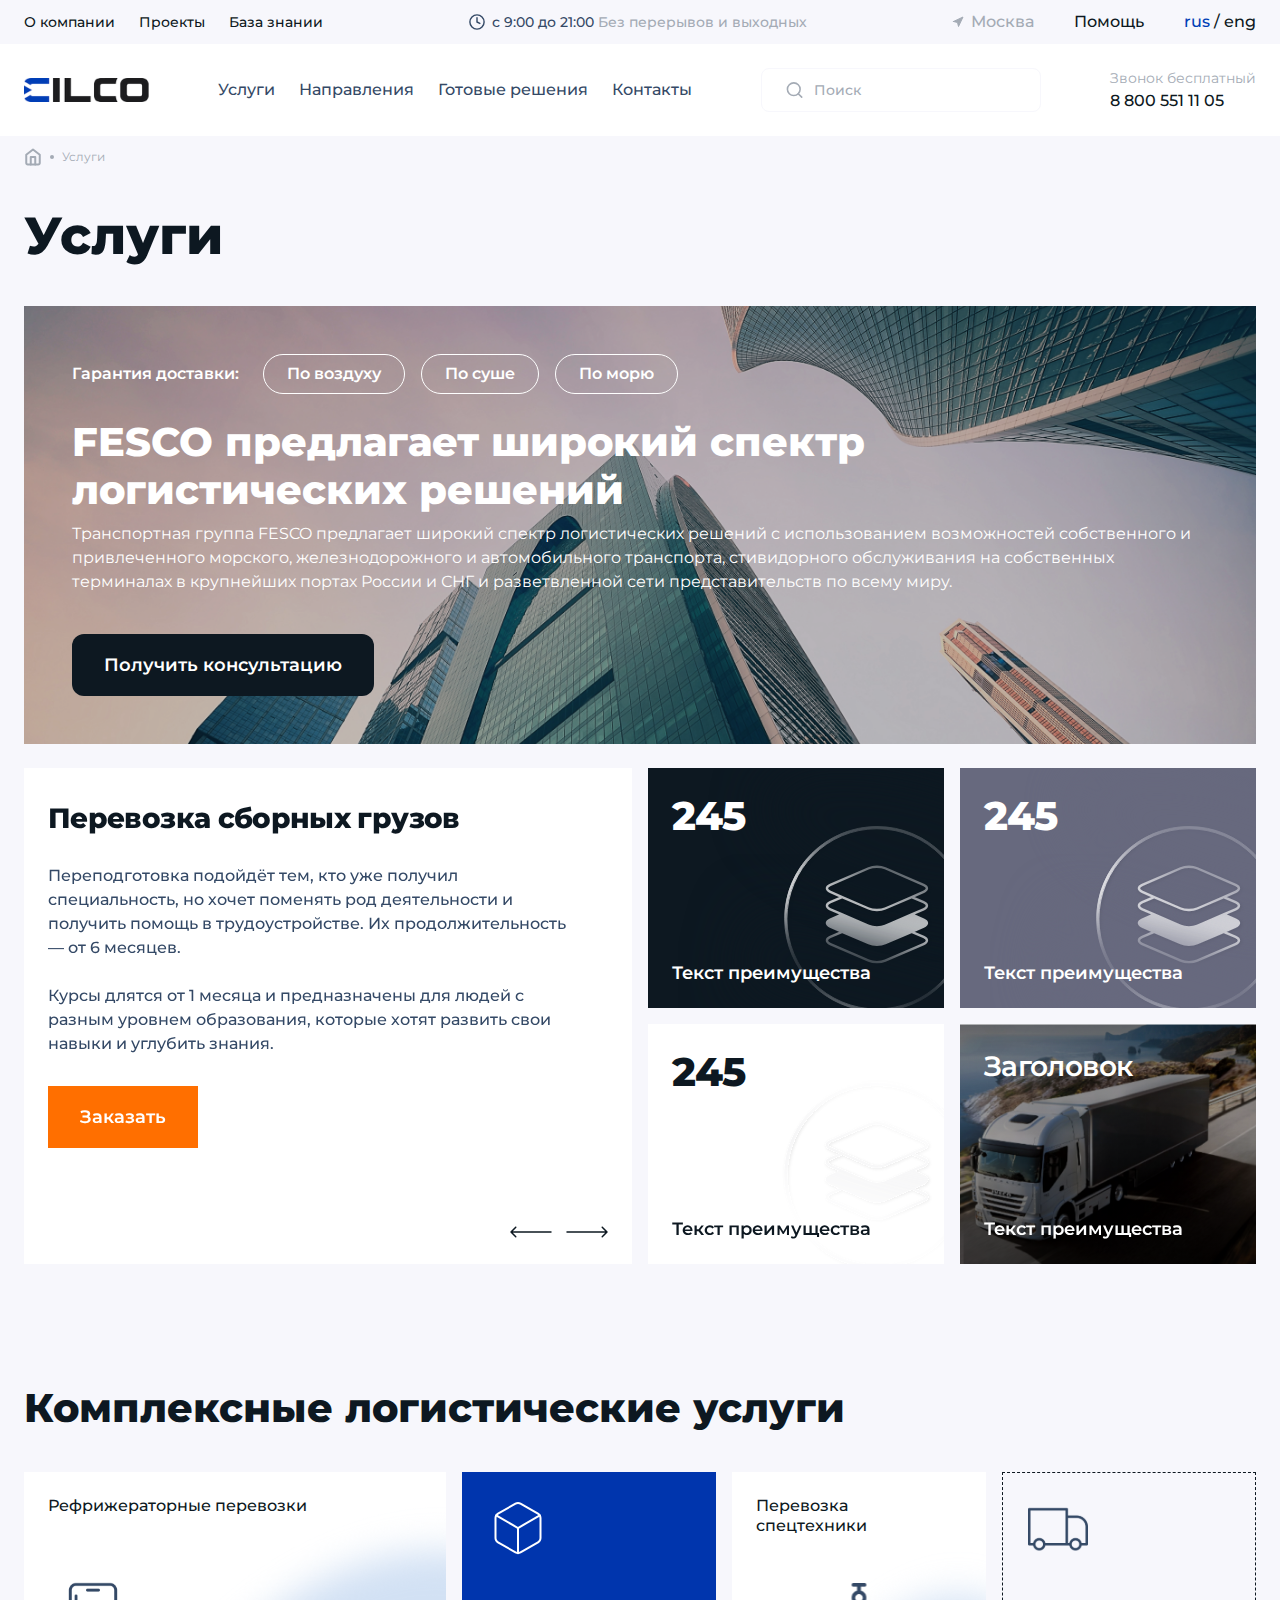
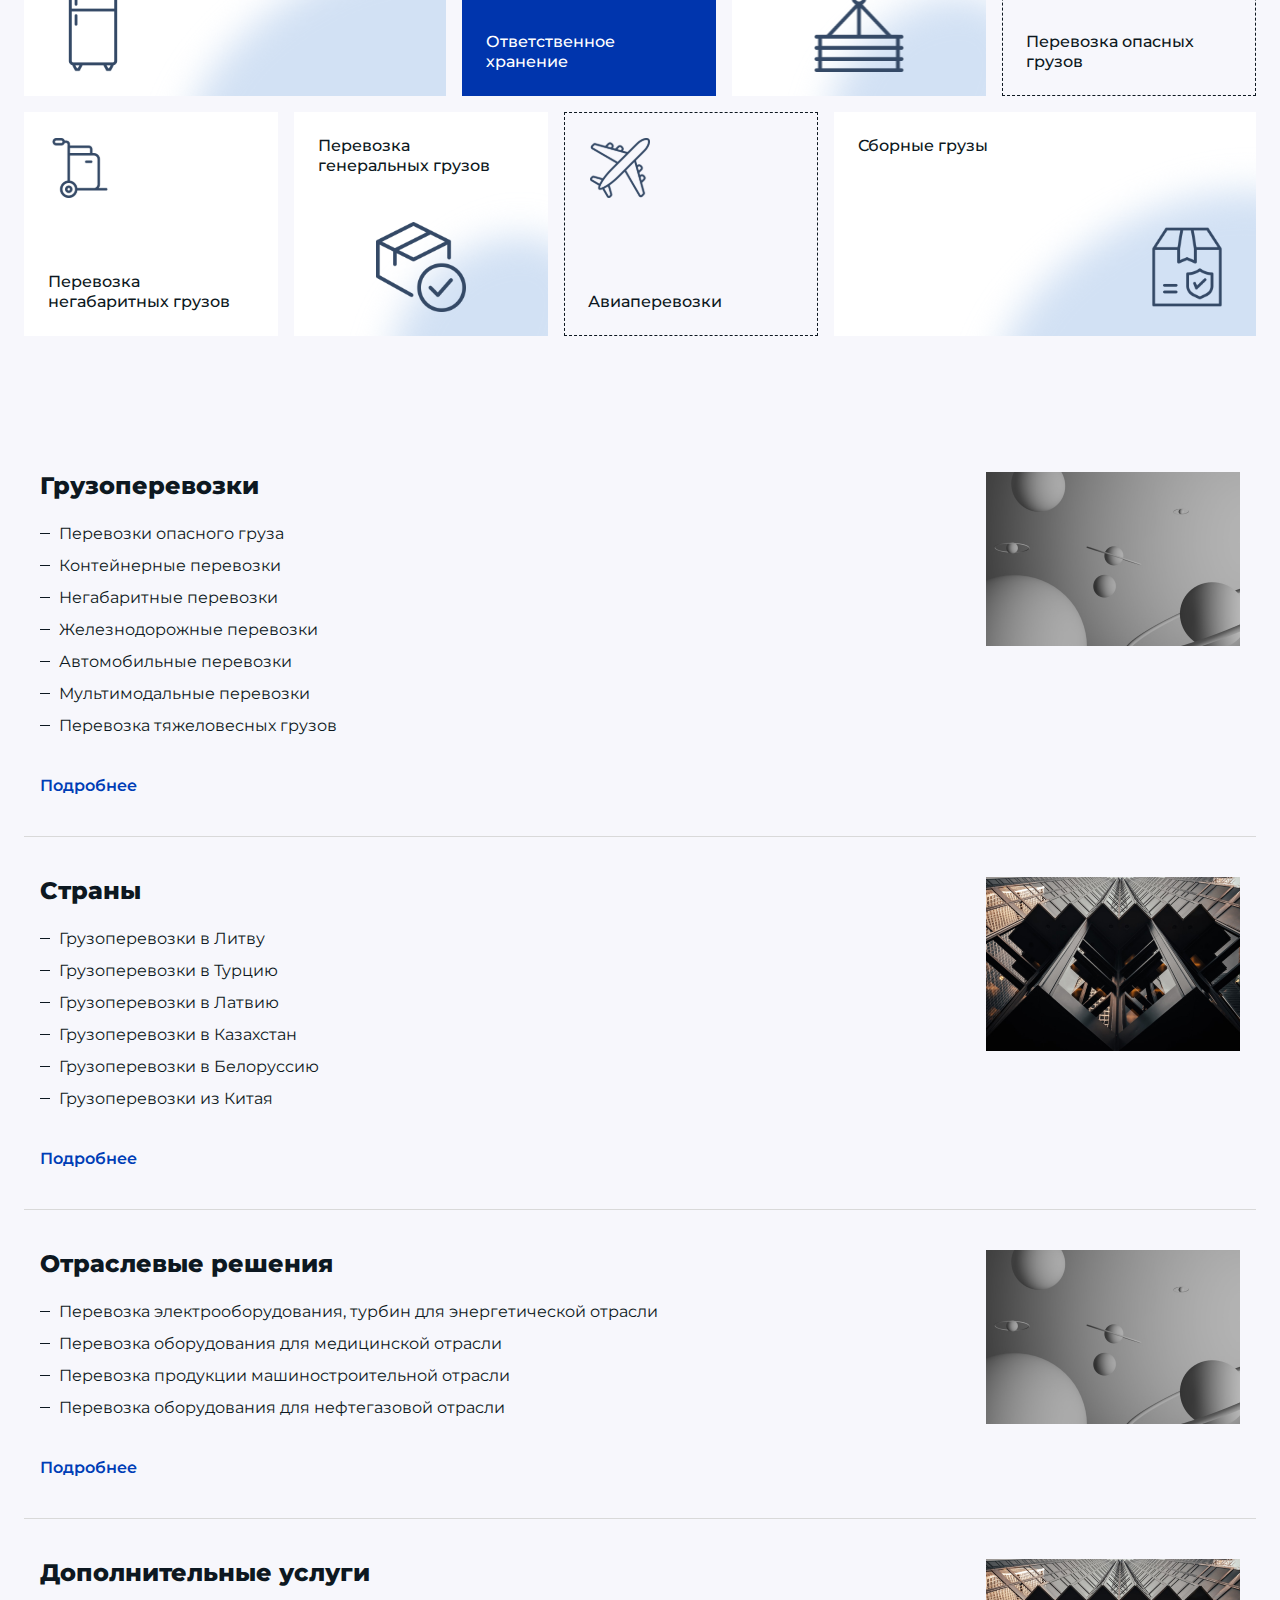
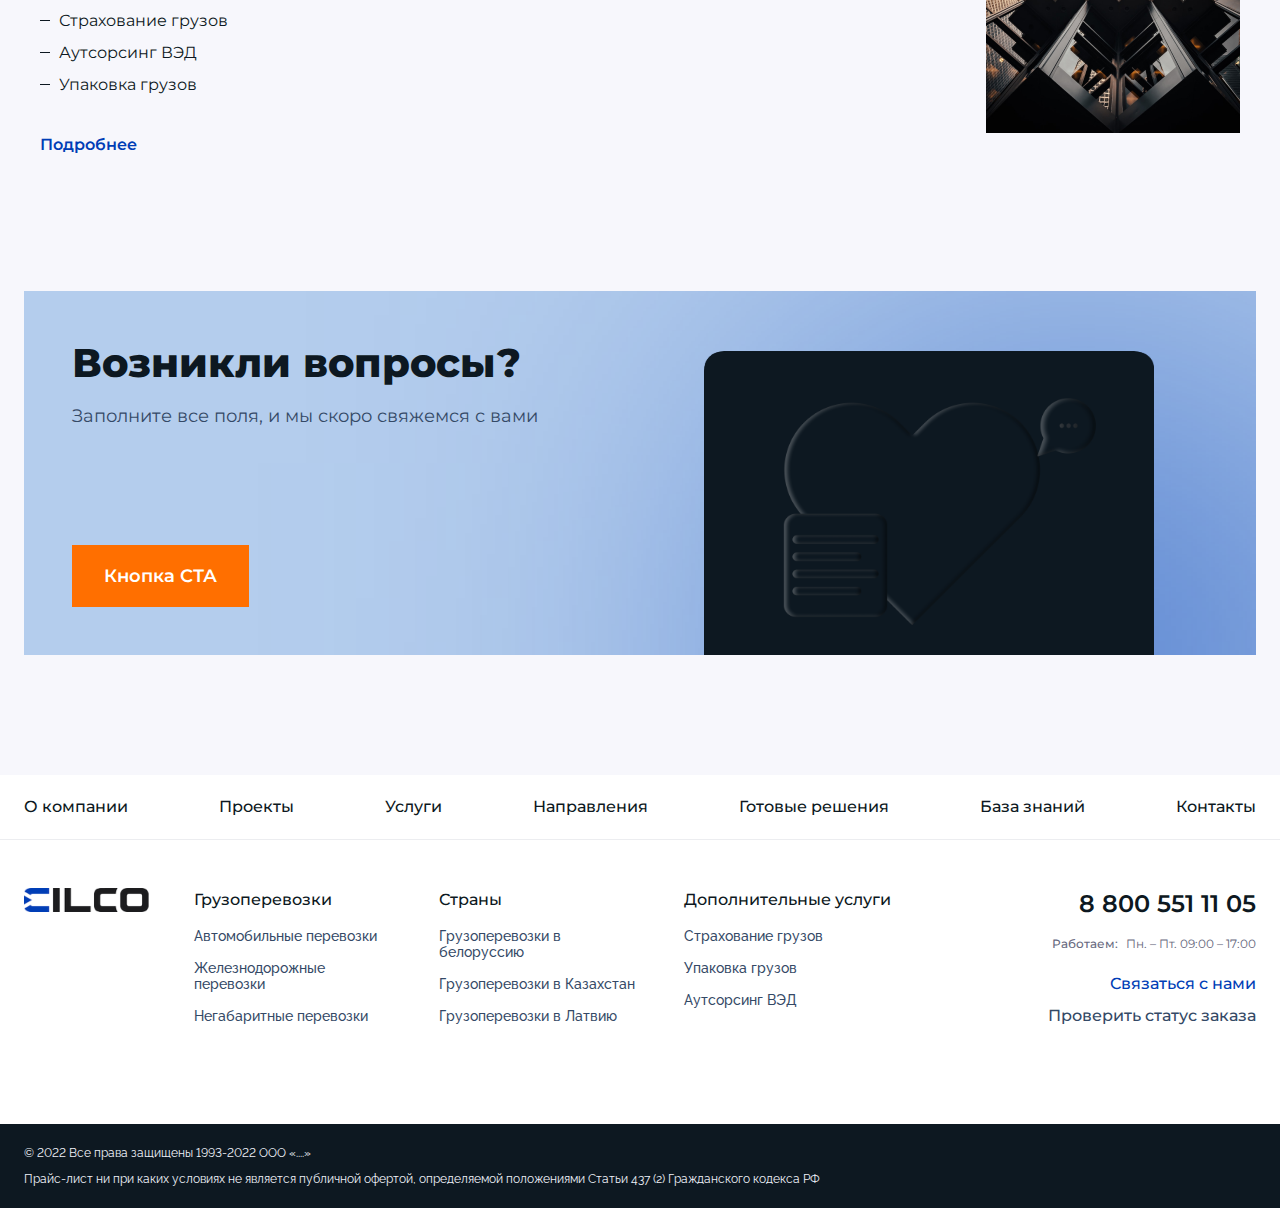
<file: services.html>
<!DOCTYPE html>
<html lang="ru">
	<head>
		<meta http-equiv="Content-Type" content="text/html; charset=utf-8">

		<!-- Adapting the page for mobile devices -->
		<meta name="viewport" content="width=device-width, initial-scale=1, maximum-scale=1">

		<!-- Prohibition of phone number recognition -->
		<meta name="format-detection" content="telephone=no">
		<meta name="SKYPE_TOOLBAR" content ="SKYPE_TOOLBAR_PARSER_COMPATIBLE">

		<!-- Page title -->
		<title>Заголовок страницы</title>

		<!-- Meta description -->
		<meta name="description" content="">

		<!-- Meta Keywords -->
		<meta name="keywords" content="">

		<!-- Changing the color of the mobile browser panel -->
		<meta name="msapplication-TileColor" content="#003EB6">
		<meta name="theme-color" content="#003EB6">

		<!-- Connecting fonts from Google -->
		<link rel="preconnect" href="https://fonts.googleapis.com">
		<link rel="preconnect" href="https://fonts.gstatic.com" crossorigin>
		<link href="https://fonts.googleapis.com/css2?family=Golos+Text:wght@400..900&family=Montserrat:ital,wght@0,100..900;1,100..900&family=Raleway:ital,wght@0,100..900;1,100..900&display=swap" rel="stylesheet">

		<!-- Connecting style files -->
		<link rel="stylesheet" href="css/swiper-bundle.min.css" async>
		<link rel="stylesheet" href="css/swiper.css" async>
		<link rel="stylesheet" href="css/fancybox.css" async>
		<link rel="stylesheet" href="css/styles.css" async>

		<link rel="stylesheet" href="css/response_1439.css" media="print, (max-width: 1439px)" async>
		<link rel="stylesheet" href="css/response_1279.css" media="print, (max-width: 1279px)" async>
		<link rel="stylesheet" href="css/response_1023.css" media="print, (max-width: 1023px)" async>
		<link rel="stylesheet" href="css/response_767.css" media="print, (max-width: 767px)" async>
		<link rel="stylesheet" href="css/response_479.css" media="(max-width: 479px)" async>
	</head>

	<body>
		<div class="wrap">
			<div class="main">
				<header>
					<button class="mob_close_btn"></button>

					<div class="scroll">
						<div class="top">
							<div class="cont row">
								<div class="links">
									<div><a href="/">О компании</a></div>

									<div><a href="/">Проекты</a></div>

									<div><a href="/">База знании</a></div>
								</div>

								<div class="work_time">
									<svg class="icon"><use xlink:href="images/sprite.svg#ic_time"></use></svg>

									<div>с 9:00 до 21:00 <span>Без перерывов и выходных</span></div>
								</div>

								<div class="city">
									<svg class="icon"><use xlink:href="images/sprite.svg#ic_location"></use></svg>

									<span>Москва</span>
								</div>

								<div class="help_link"><a href="/">Помощь</a></div>

								<div class="langs">
									<a class="active">rus</a> / <a href="/">eng</a>
								</div>
							</div>
						</div>


						<div class="data">
							<div class="cont row">
								<a href="/" class="logo">
									<img src="images/logo.png" alt="">
								</a>

								<nav class="menu row">
									<div class="menu_item">
										<a href="/" class="sub_link">Услуги</a>

										<div class="sub_menu sub_menu_services">
											<div class="cont">
												<div class="row">
													<div><a href="/">
														<div class="icon">
															<svg><use xlink:href="images/sprite.svg#ic_service1"></use></svg>
														</div>

														<span>Автомобильные перевозки</span>
													</a></div>

													<div><a href="/">
														<div class="icon">
															<svg><use xlink:href="images/sprite.svg#ic_service8"></use></svg>
														</div>

														<span>Проектная логистика</span>
													</a></div>

													<div><a href="/">
														<div class="icon">
															<svg><use xlink:href="images/sprite.svg#ic_service4"></use></svg>
														</div>

														<span>Авиаперевозки</span>
													</a></div>

													<div><a href="/">
														<div class="icon">
															<svg><use xlink:href="images/sprite.svg#ic_service2"></use></svg>
														</div>

														<span>Негабаритные перевозки</span>
													</a></div>

													<div><a href="/">
														<div class="icon">
															<svg><use xlink:href="images/sprite.svg#ic_service9"></use></svg>
														</div>

														<span>Управление цепями поставок</span>
													</a></div>

													<div><a href="/">
														<div class="icon">
															<svg><use xlink:href="images/sprite.svg#ic_service10"></use></svg>
														</div>

														<span>Контейнерные перевозки</span>
													</a></div>

													<div><a href="/">
														<div class="icon">
															<svg><use xlink:href="images/sprite.svg#ic_service11"></use></svg>
														</div>

														<span>Перевозка опасных грузов</span>
													</a></div>

													<div><a href="/">
														<div class="icon">
															<svg><use xlink:href="images/sprite.svg#ic_service3"></use></svg>
														</div>

														<span>Железнодорожные перевозки</span>
													</a></div>

													<div><a href="/">
														<div class="icon">
															<svg><use xlink:href="images/sprite.svg#ic_service6"></use></svg>
														</div>

														<span>Сборные грузы</span>
													</a></div>

													<div><a href="/">
														<div class="icon">
															<svg><use xlink:href="images/sprite.svg#ic_service12"></use></svg>
														</div>

														<span>Перевозка генеральных грузов</span>
													</a></div>

													<div><a href="/">
														<div class="icon">
															<svg><use xlink:href="images/sprite.svg#ic_service13"></use></svg>
														</div>

														<span>Мультимодальные перевозки</span>
													</a></div>

													<div><a href="/">
														<div class="icon">
															<svg><use xlink:href="images/sprite.svg#ic_service14"></use></svg>
														</div>

														<span>Финансовая логистика</span>
													</a></div>
												</div>
											</div>
										</div>
									</div>

									<div class="menu_item">
										<a href="/" class="sub_link">Направления</a>

										<div class="sub_menu sub_menu_directions">
											<div class="cont">
												<div class="row">
													<div class="directions level1">
														<div><a href="/" data-level2="1">
															<div class="icon">
																<svg><use xlink:href="images/sprite.svg#ic_direction1"></use></svg>
															</div>

															<span>По странам</span>

															<svg class="arr"><use xlink:href="images/sprite.svg#ic_arr_hor"></use></svg>
														</a></div>

														<div><a href="/" data-level2="2">
															<div class="icon">
																<svg><use xlink:href="images/sprite.svg#ic_direction2"></use></svg>
															</div>

															<span>По отрасли</span>

															<svg class="arr"><use xlink:href="images/sprite.svg#ic_arr_hor"></use></svg>
														</a></div>

														<div><a href="/" data-level2="3">
															<div class="icon">
																<svg><use xlink:href="images/sprite.svg#ic_direction3"></use></svg>
															</div>

															<span>Труднодоступные регионы</span>

															<svg class="arr"><use xlink:href="images/sprite.svg#ic_arr_hor"></use></svg>
														</a></div>

														<div><a href="/" data-level2="4">
															<div class="icon">
																<svg><use xlink:href="images/sprite.svg#ic_direction4"></use></svg>
															</div>

															<span>Дополнительно</span>

															<svg class="arr"><use xlink:href="images/sprite.svg#ic_arr_hor"></use></svg>
														</a></div>
													</div>


													<div class="level2 level2_1 countries">
														<div class="row">
															<div class="countries_level1">
																<div><a href="/" class="btn" data-level2="1">
																	<div class="icon">
																		<svg><use xlink:href="images/sprite.svg#ic_services_country1"></use></svg>
																	</div>

																	<span>Импортные перевозки</span>

																	<svg class="arr"><use xlink:href="images/sprite.svg#ic_arr_hor"></use></svg>
																</a></div>

																<div><a href="/" class="btn" data-level2="1">
																	<div class="icon">
																		<svg><use xlink:href="images/sprite.svg#ic_services_country2"></use></svg>
																	</div>

																	<span>Экспортные перевозки</span>

																	<svg class="arr"><use xlink:href="images/sprite.svg#ic_arr_hor"></use></svg>
																</a></div>
															</div>


															<div class="countries_level2 countries_level2_1">
																<div><a href="/" class="btn" data-level3="1">
																	<span>Азия</span>

																	<svg class="arr"><use xlink:href="images/sprite.svg#ic_arr_hor"></use></svg>
																</a></div>

																<div><a href="/" class="btn" data-level3="1">
																	<span>Европа</span>

																	<svg class="arr"><use xlink:href="images/sprite.svg#ic_arr_hor"></use></svg>
																</a></div>

																<div><a href="/" class="btn" data-level3="1">
																	<span>Северная Америка</span>

																	<svg class="arr"><use xlink:href="images/sprite.svg#ic_arr_hor"></use></svg>
																</a></div>

																<div><a href="/" class="btn" data-level3="1">
																	<span>Южная Америка</span>

																	<svg class="arr"><use xlink:href="images/sprite.svg#ic_arr_hor"></use></svg>
																</a></div>

																<div><a href="/" class="btn" data-level3="1">
																	<span>Африка</span>

																	<svg class="arr"><use xlink:href="images/sprite.svg#ic_arr_hor"></use></svg>
																</a></div>

																<div><a href="/" class="btn" data-level3="1">
																	<span>Австралия и Океания</span>

																	<svg class="arr"><use xlink:href="images/sprite.svg#ic_arr_hor"></use></svg>
																</a></div>
															</div>


															<div class="countries_level3 countries_level3_1">
																<div><a href="/" class="btn">
																	<span>Австрия</span>
																</a></div>

																<div><a href="/" class="btn">
																	<span>Болгария</span>
																</a></div>

																<div><a href="/" class="btn">
																	<span>Бельгия</span>
																</a></div>

																<div><a href="/" class="btn">
																	<span>Венгрия</span>
																</a></div>

																<div><a href="/" class="btn">
																	<span>Великобритания</span>
																</a></div>

																<div><a href="/" class="btn">
																	<span>Германия</span>
																</a></div>

																<div><a href="/" class="btn">
																	<span>Греция</span>
																</a></div>

																<div><a href="/" class="btn">
																	<span>Дания</span>
																</a></div>

																<div><a href="/" class="btn">
																	<span>Испания</span>
																</a></div>

																<div><a href="/" class="btn">
																	<span>Италия</span>
																</a></div>

																<div><a href="/" class="btn">
																	<span>Литва</span>
																</a></div>

																<div><a href="/" class="btn">
																	<span>Нидерланды</span>
																</a></div>

																<div><a href="/" class="btn">
																	<span>Норвегия</span>
																</a></div>

																<div><a href="/" class="btn">
																	<span>Польша</span>
																</a></div>

																<div><a href="/" class="btn">
																	<span>Португалия</span>
																</a></div>

																<div><a href="/" class="btn">
																	<span>Румыния</span>
																</a></div>

																<div><a href="/" class="btn">
																	<span>Сербия</span>
																</a></div>

																<div><a href="/" class="btn">
																	<span>Словения</span>
																</a></div>

																<div><a href="/" class="btn">
																	<span>Турция</span>
																</a></div>

																<div><a href="/" class="btn">
																	<span>Финляндия</span>
																</a></div>

																<div><a href="/" class="btn">
																	<span>Франция</span>
																</a></div>

																<div><a href="/" class="btn">
																	<span>Чехия</span>
																</a></div>

																<div><a href="/" class="btn">
																	<span>Швейцария</span>
																</a></div>

																<div><a href="/" class="btn">
																	<span>Швеция</span>
																</a></div>
															</div>
														</div>
													</div>


													<div class="level2 level2_2 industry">
														<div><a href="/">
															<div class="icon">
																<svg><use xlink:href="images/sprite.svg#ic_services_industry1"></use></svg>
															</div>

															<span>Сельское хозяйство</span>
														</a></div>

														<div><a href="/">
															<div class="icon">
																<svg><use xlink:href="images/sprite.svg#ic_services_industry2"></use></svg>
															</div>

															<span>Химическая промышленность</span>
														</a></div>

														<div><a href="/">
															<div class="icon">
																<svg><use xlink:href="images/sprite.svg#ic_services_industry3"></use></svg>
															</div>

															<span>Машиностроение</span>
														</a></div>

														<div><a href="/">
															<div class="icon">
																<svg><use xlink:href="images/sprite.svg#ic_services_industry4"></use></svg>
															</div>

															<span>Добыча полезных ископаемых</span>
														</a></div>

														<div><a href="/">
															<div class="icon">
																<svg><use xlink:href="images/sprite.svg#ic_services_industry5"></use></svg>
															</div>

															<span>Энергетика</span>
														</a></div>

														<div><a href="/">
															<div class="icon">
																<svg><use xlink:href="images/sprite.svg#ic_services_industry6"></use></svg>
															</div>

															<span>Медицина</span>
														</a></div>

														<div><a href="/">
															<div class="icon">
																<svg><use xlink:href="images/sprite.svg#ic_services_industry7"></use></svg>
															</div>

															<span>Пищевая промышленность</span>
														</a></div>
													</div>


													<div class="level2 level2_3 regions">
														<div><a href="/">Норильск</a></div>

														<div><a href="/">Нерюнгри</a></div>

														<div><a href="/">Певек</a></div>

														<div><a href="/">Мирный</a></div>

														<div><a href="/">Усинск</a></div>

														<div><a href="/">Нарьян-Мар</a></div>

														<div><a href="/">Калининград</a></div>

														<div><a href="/">Магадан</a></div>

														<div><a href="/">Южно-Сахалинск</a></div>

														<div><a href="/">Камчатка</a></div>

														<div><a href="/">Бодайбо</a></div>

														<div><a href="/">Анадырь</a></div>

														<div><a href="/">Воркута</a></div>

														<div><a href="/">Комсомольск-на-Амуре</a></div>
													</div>


													<div class="level2 level2_4 additional">
														<div><a href="/">
															<div class="icon">
																<svg><use xlink:href="images/sprite.svg#ic_services_additional1"></use></svg>
															</div>

															<span>Таможенное оформление</span>
														</a></div>

														<div><a href="/">
															<div class="icon">
																<svg><use xlink:href="images/sprite.svg#ic_services_additional2"></use></svg>
															</div>

															<span>Поиск и подбор поставщиков</span>
														</a></div>

														<div><a href="/">
															<div class="icon">
																<svg><use xlink:href="images/sprite.svg#ic_services_additional3"></use></svg>
															</div>

															<span>Юр. сопровождение ВЭД</span>
														</a></div>

														<div><a href="/">
															<div class="icon">
																<svg><use xlink:href="images/sprite.svg#ic_services_additional4"></use></svg>
															</div>

															<span>Ответственное хранение</span>
														</a></div>

														<div><a href="/">
															<div class="icon">
																<svg><use xlink:href="images/sprite.svg#ic_services_additional5"></use></svg>
															</div>

															<span>Страхование грузов</span>
														</a></div>

														<div><a href="/">
															<div class="icon">
																<svg><use xlink:href="images/sprite.svg#ic_services_additional6"></use></svg>
															</div>

															<span>Сертификация</span>
														</a></div>

														<div><a href="/">
															<div class="icon">
																<svg><use xlink:href="images/sprite.svg#ic_services_additional7"></use></svg>
															</div>

															<span>Маркировка груза</span>
														</a></div>
													</div>
												</div>
											</div>
										</div>
									</div>

									<div class="menu_item">
										<a href="/" class="sub_link">Готовые решения</a>

										<div class="sub_menu sub_menu_solutions">
											<div class="cont">
												<div class="row">
													<div><a href="/">
														<div class="icon">
															<svg><use xlink:href="images/sprite.svg#ic_solution1"></use></svg>
														</div>

														<span>Перевозка спецтехники</span>
													</a></div>

													<div><a href="/">
														<div class="icon">
															<svg><use xlink:href="images/sprite.svg#ic_solution2"></use></svg>
														</div>

														<span>Перевозка наливной химии</span>
													</a></div>

													<div><a href="/">
														<div class="icon">
															<svg><use xlink:href="images/sprite.svg#ic_solution3"></use></svg>
														</div>

														<span>Перевозка мобальных заводов</span>
													</a></div>

													<div><a href="/">
														<div class="icon">
															<svg><use xlink:href="images/sprite.svg#ic_solution4"></use></svg>
														</div>

														<span>Перевозка пищевого оборудования</span>
													</a></div>

													<div><a href="/">
														<div class="icon">
															<svg><use xlink:href="images/sprite.svg#ic_solution5"></use></svg>
														</div>

														<span>Перевозка пиротехники</span>
													</a></div>

													<div><a href="/">
														<div class="icon">
															<svg><use xlink:href="images/sprite.svg#ic_solution6"></use></svg>
														</div>

														<span>Перевозка медицинской техники</span>
													</a></div>

													<div><a href="/">
														<div class="icon">
															<svg><use xlink:href="images/sprite.svg#ic_solution7"></use></svg>
														</div>

														<span>Перевозка производственных линий</span>
													</a></div>

													<div><a href="/">
														<div class="icon">
															<svg><use xlink:href="images/sprite.svg#ic_solution8"></use></svg>
														</div>

														<span>Перевозка подъемного оборудования</span>
													</a></div>
												</div>
											</div>
										</div>
									</div>

									<!-- <div class="menu_item">
										<a href="/">Маршруты</a>
									</div> -->

									<div class="menu_item">
										<a href="/">Контакты</a>
									</div>
								</nav>

								<form action="" class="search">
									<svg class="icon"><use xlink:href="images/sprite.svg#ic_search"></use></svg>

									<input type="text" name="" value="" class="input" placeholder="Поиск">
								</form>

								<div class="phone">
									<div>Звонок бесплатный</div>

									<div><a href="te:8 800 551 11 05">8 800 551 11 05</a></div>
								</div>
							</div>
						</div>
					</div>
				</header>


				<section class="mob_header">
					<div class="cont row">
						<a href="/" class="logo">
							<img src="images/logo.png" alt="">
						</a>

						<div class="phone">
							<div>Звонок бесплатный</div>

							<div><a href="te:8 800 551 11 05">8 800 551 11 05</a></div>
						</div>

						<button class="mob_menu_btn">
							<span></span>
						</button>
					</div>
				</section>


				<section class="page_head">
					<div class="cont">
						<div class="breadcrumbs">
							<a href="/">
								<svg class="icon"><use xlink:href="images/sprite.svg#ic_home"></use></svg>
							</a>

							<span class="sep"></span>

							<span class="current">Услуги</span>
						</div>

						<h1 class="page_title">Услуги</h1>
					</div>
				</section>


				<section class="services_head block big_m">
					<div class="cont">
						<div class="data">
							<div class="methods">
								<div class="label">Гарантия доставки:</div>

								<div class="vals">
									<div>По воздуху</div>
									<div>По суше</div>
									<div>По морю</div>
								</div>
							</div>

							<div class="title">FESCO предлагает широкий спектр<br> логистических решений</div>

							<div class="text_block">
								<p>Транспортная группа FESCO предлагает широкий спектр логистических решений с использованием возможностей собственного и привлеченного морского, железнодорожного и автомобильного транспорта, стивидорного обслуживания на собственных терминалах в крупнейших портах России и СНГ и разветвленной сети представительств по всему миру.</p>
							</div>

							<button class="btn">Получить консультацию</button>

							<img src="images/tmp/bg_services_head.jpg" alt="" loading="lazy" class="bg">
						</div>

						<div class="advantages">
							<div class="grid">
								<div class="slider">
									<div class="swiper">
										<div class="swiper-wrapper">
											<div class="swiper-slide">
												<div class="title">Перевозка сборных грузов</div>

												<div class="text_block">
													<p>Переподготовка подойдёт тем, кто уже получил специальность, но хочет поменять род деятельности и получить помощь в трудоустройстве. Их продолжительность — от 6 месяцев.</p>

													<p>Курсы длятся от 1 месяца и предназначены для людей с разным уровнем образования, которые хотят развить свои навыки и углубить знания.</p>
												</div>

												<button class="btn modal_btn" data-modal="feedback_modal">Заказать</button>
											</div>

											<div class="swiper-slide">
												<div class="title">Перевозка сборных грузов</div>

												<div class="text_block">
													<p>Переподготовка подойдёт тем, кто уже получил специальность, но хочет поменять род деятельности и получить помощь в трудоустройстве. Их продолжительность — от 6 месяцев.</p>

													<p>Курсы длятся от 1 месяца и предназначены для людей с разным уровнем образования, которые хотят развить свои навыки и углубить знания.</p>
												</div>

												<button class="btn modal_btn" data-modal="feedback_modal">Заказать</button>
											</div>

											<div class="swiper-slide">
												<div class="title">Перевозка сборных грузов</div>

												<div class="text_block">
													<p>Переподготовка подойдёт тем, кто уже получил специальность, но хочет поменять род деятельности и получить помощь в трудоустройстве. Их продолжительность — от 6 месяцев.</p>

													<p>Курсы длятся от 1 месяца и предназначены для людей с разным уровнем образования, которые хотят развить свои навыки и углубить знания.</p>
												</div>

												<button class="btn modal_btn" data-modal="feedback_modal">Заказать</button>
											</div>
										</div>

										<button class="swiper-button-prev">
											<svg class="icon"><use xlink:href="images/sprite.svg#ic_arrow_hor2"></use></svg>
										</button>

										<button class="swiper-button-next">
											<svg class="icon"><use xlink:href="images/sprite.svg#ic_arrow_hor2"></use></svg>
										</button>
									</div>
								</div>

								<div class="item bg1">
									<div class="val">245</div>

									<div class="name">Текст преимущества</div>

									<img src="images/tmp/bg_advantage1.svg" alt="" loading="lazy" class="bg">
								</div>

								<div class="item bg2">
									<div class="val">245</div>

									<div class="name">Текст преимущества</div>

									<img src="images/tmp/bg_advantage2.svg" alt="" loading="lazy" class="bg">
								</div>

								<div class="item bg3">
									<div class="val">245</div>

									<div class="name">Текст преимущества</div>

									<img src="images/tmp/bg_advantage3.svg" alt="" loading="lazy" class="bg">
								</div>

								<div class="item with_img">
									<div class="title">Заголовок</div>

									<div class="name">Текст преимущества</div>

									<img src="images/tmp/advantage_img.jpg" alt="" loading="lazy" class="img">
								</div>
							</div>
						</div>
					</div>
				</section>


				<section class="services_grid block big_m">
					<div class="cont">
						<div class="block_head">
							<div class="title">Комплексные логистические услуги</div>
						</div>

						<div class="row">
							<div class="item shadow big">
								<div class="name">Рефрижераторные перевозки</div>

								<div class="icon">
									<img src="images/ic_service1.svg" alt="" loading="lazy">
								</div>
							</div>

							<div class="item bg">
								<div class="icon">
									<img src="images/ic_service2.svg" alt="" loading="lazy">
								</div>

								<div class="name">Ответственное хранение</div>
							</div>

							<div class="item shadow">
								<div class="name">Перевозка спецтехники</div>

								<div class="icon center big">
									<img src="images/ic_service3.svg" alt="" loading="lazy">
								</div>
							</div>

							<div class="item border">
								<div class="icon">
									<img src="images/ic_service4.svg" alt="" loading="lazy">
								</div>

								<div class="name">Перевозка опасных грузов</div>
							</div>

							<div class="item">
								<div class="icon">
									<img src="images/ic_service5.svg" alt="" loading="lazy">
								</div>

								<div class="name">Перевозка негабаритных грузов</div>
							</div>

							<div class="item shadow">
								<div class="name">Перевозка генеральных грузов</div>

								<div class="icon big center">
									<img src="images/ic_service6.svg" alt="" loading="lazy">
								</div>
							</div>

							<div class="item border">
								<div class="icon">
									<img src="images/ic_service7.svg" alt="" loading="lazy">
								</div>

								<div class="name">Авиаперевозки</div>
							</div>

							<div class="item big shadow">
								<div class="name">Сборные грузы</div>

								<div class="icon right">
									<img src="images/ic_service8.svg" alt="" loading="lazy">
								</div>
							</div>
						</div>
					</div>
				</section>


				<section class="services_list block big_m">
					<div class="cont">
						<div class="list">
							<div class="item">
								<div class="info">
									<div class="name">
										<a href="/">Грузоперевозки</a>
									</div>

									<div class="sub">
										<div>Перевозки опасного груза</div>
										<div>Контейнерные перевозки</div>
										<div>Негабаритные перевозки</div>
										<div>Железнодорожные перевозки</div>
										<div>Автомобильные перевозки</div>
										<div>Мультимодальные перевозки</div>
										<div>Перевозка тяжеловесных грузов</div>
									</div>

									<div class="link">
										<a href="/">Подробнее</a>
									</div>
								</div>

								<div class="thumb">
									<img src="images/tmp/service_thumb1.jpg" alt="" loading="lazy">
								</div>
							</div>

							<div class="item">
								<div class="info">
									<div class="name">
										<a href="/">Страны</a>
									</div>

									<div class="sub">
										<div>Грузоперевозки в Литву</div>
										<div>Грузоперевозки в Турцию</div>
										<div>Грузоперевозки в Латвию</div>
										<div>Грузоперевозки в Казахстан</div>
										<div>Грузоперевозки в Белоруссию</div>
										<div>Грузоперевозки из Китая</div>
									</div>

									<div class="link">
										<a href="/">Подробнее</a>
									</div>
								</div>

								<div class="thumb">
									<img src="images/tmp/service_thumb2.jpg" alt="" loading="lazy">
								</div>
							</div>

							<div class="item">
								<div class="info">
									<div class="name">
										<a href="/">Отраслевые решения</a>
									</div>

									<div class="sub">
										<div>Перевозка электрооборудования, турбин для энергетической отрасли</div>
										<div>Перевозка оборудования для медицинской отрасли</div>
										<div>Перевозка продукции машиностроительной отрасли</div>
										<div>Перевозка оборудования для нефтегазовой отрасли</div>
									</div>

									<div class="link">
										<a href="/">Подробнее</a>
									</div>
								</div>

								<div class="thumb">
									<img src="images/tmp/service_thumb1.jpg" alt="" loading="lazy">
								</div>
							</div>

							<div class="item">
								<div class="info">
									<div class="name">
										<a href="/">Дополнительные услуги</a>
									</div>

									<div class="sub">
										<div>Страхование грузов</div>
										<div>Аутсорсинг ВЭД</div>
										<div>Упаковка грузов</div>
									</div>

									<div class="link">
										<a href="/">Подробнее</a>
									</div>
								</div>

								<div class="thumb">
									<img src="images/tmp/service_thumb2.jpg" alt="" loading="lazy">
								</div>
							</div>
						</div>
					</div>
				</section>


				<section class="action_block block big_m animate">
					<div class="cont">
						<div class="data">
							<div class="block_head">
								<div class="title">Возникли вопросы?</div>

								<div class="desc">Заполните все поля, и мы скоро свяжемся с вами</div>
							</div>

							<div>
								<button class="btn">Кнопка СТА</button>
							</div>

							<!-- <form action="" class="form">
								<div class="line">
									<div class="label">Введите имя *</div>

									<div class="field">
										<input type="text" name="" value="" class="input">
									</div>
								</div>

								<div class="line">
									<div class="label">Введите телефон *</div>

									<div class="field">
										<input type="tel" name="" value="" class="input">
									</div>
								</div>

								<div class="line">
									<div class="label">Электронная почта *</div>

									<div class="field">
										<input type="email" name="" value="" class="input">
									</div>
								</div>

								<div class="submit">
									<button type="submit" class="submit_btn">Отправить</button>
								</div>

								<div class="agree">
									<label class="checkbox">
										<input type="checkbox" name="agree" checked>

										<div class="check">
											<svg><use xlink:href="images/sprite.svg#ic_check"></use></svg>
										</div>

										<div>Даю свое согласие на обработку персональных данных</div>
									</label>
								</div>
							</form> -->

							<div class="img">
								<img src="images/tmp/action_block_img.png" alt="" loading="lazy">

								<!-- <svg viewBox="0 0 314 260" fill="none" xmlns="http://www.w3.org/2000/svg">
									<path d="M1.5 89.5V225.4H173" stroke="white" stroke-width="2" stroke-miterlimit="10"/>
									<path d="M192.8 6.30005H312.8V160" stroke="white" stroke-width="2" stroke-miterlimit="10"/>
									<path d="M236.5 202.6H32.2001C25.4001 202.6 19.8 197.1 19.8 190.2V41.4C19.8 34.6 25.3001 29 32.2001 29H43.2001" stroke="white" stroke-width="2" stroke-miterlimit="10"/>
									<path d="M114.6 29H282C288.8 29 294.4 34.5 294.4 41.4V183.5" stroke="white" stroke-width="2" stroke-miterlimit="10"/>
									<path d="M245.9 84.7H132.2C125.9 84.7 120.9 79.6 120.9 73.4V71.7C120.9 65.4 126 60.4 132.2 60.4H245.9C252.2 60.4 257.2 65.5 257.2 71.7V73.4C257.2 79.7 252.2 84.7 245.9 84.7Z" stroke="white" stroke-width="2" stroke-miterlimit="10"/>
									<path d="M245.9 128H132.2C125.9 128 120.9 122.9 120.9 116.7V115C120.9 108.7 126 103.7 132.2 103.7H245.9C252.2 103.7 257.2 108.8 257.2 115V116.7C257.2 122.9 252.2 128 245.9 128Z" stroke="white" stroke-width="2" stroke-miterlimit="10"/>
									<path d="M220.7 171.2H132.2C125.9 171.2 120.9 166.1 120.9 159.9V158.2C120.9 151.9 126 146.9 132.2 146.9H245.9C252.2 146.9 257.2 152 257.2 158.2V159.9C257.2 166.2 252.1 171.2 245.9 171.2H238.1" stroke="white" stroke-width="2" stroke-miterlimit="10"/>
									<path d="M64.2 93C64.2 87 65.1 81.9 66.8 77.6C68.5 73.3 70.7 69.5 73.2 66.2C75.7 62.9 78.3 59.8 80.8 56.9C83.3 54 85.5 51 87.2 47.8C88.9 44.6 89.8 41 89.8 37V36.9C89.8 32.9 88.8 29.8 86.8 27.6C84.8 25.4 82 24.3 78.4 24.3C74.9 24.3 72.1 25.5 70.1 28C68.1 30.4 67.1 33.9 67 38.3V38.4H41.9V38.3C42.4 26.6 45.8 17.5 52.1 11.1C58.4 4.7 67.1 1.5 78.2 1.5C89.8 1.5 98.8 4.4 105.2 10.1C111.6 15.8 114.7 24 114.7 34.5V34.6C114.7 39.3 114.1 43.5 112.8 47.1C111.5 50.7 109.9 54 107.8 56.9C105.8 59.8 103.6 62.6 101.4 65.3C99.2 68 97 70.6 95 73.3C93 76 91.3 79 90 82.2C88.7 85.4 88.1 89.1 88.1 93.2H64.2V93ZM64.2 131.2V107H88.4V131.2H64.2Z" stroke="white" stroke-width="2" stroke-miterlimit="10"/>
									<path d="M246 224.4L218.7 166C216.9 162.2 218.6 157.6 222.4 155.8C226.2 154 230.8 155.7 232.6 159.5L251.1 199.2" stroke="white" stroke-width="2" stroke-miterlimit="10"/>
									<path d="M265.2 193.1L261.5 185.2C259.7 181.3 255.1 179.6 251.2 181.4L244.3 184.6" stroke="white" stroke-width="2" stroke-miterlimit="10"/>
									<path d="M281.7 192.2L278.1 184.5C276.3 180.6 271.7 178.9 267.8 180.7L260.9 183.9" stroke="white" stroke-width="2" stroke-miterlimit="10"/>
									<path d="M241.5 214.9L228.7 210.2C224 208.5 218.9 210.9 217.2 215.6C215.7 219.8 217.5 224.5 221.4 226.6L263.5 249.1L267.8 258.4L308.2 239.6L305.9 207.6L294.7 183.6C292.9 179.7 288.3 178 284.4 179.8L277.5 183" stroke="white" stroke-width="2" stroke-miterlimit="10"/>
								</svg> -->
							</div>
						</div>
					</div>
				</section>
			</div>


			<footer>
				<div class="top">
					<div class="cont">
						<div class="menu">
							<div><a href="/">О компании</a></div>

							<div><a href="/">Проекты</a></div>

							<div><a href="/">Услуги</a></div>

							<div><a href="/">Направления</a></div>

							<div><a href="/">Готовые решения</a></div>

							<div><a href="/">База знаний</a></div>

							<div><a href="/">Контакты</a></div>
						</div>
					</div>
				</div>

				<div class="data">
					<div class="cont row">
						<div class="logo">
							<img src="images/logo.png" alt="">
						</div>

						<div class="links">
							<div class="title">Грузоперевозки</div>

							<div class="items">
								<div><a href="/">Автомобильные перевозки</a></div>

								<div><a href="/">Железнодорожные перевозки</a></div>

								<div><a href="/">Негабаритные перевозки</a></div>
							</div>
						</div>

						<div class="links">
							<div class="title">Страны</div>

							<div class="items">
								<div><a href="/">Грузоперевозки в белоруссию</a></div>

								<div><a href="/">Грузоперевозки в Казахстан</a></div>

								<div><a href="/">Грузоперевозки в Латвию</a></div>
							</div>
						</div>

						<!-- <div class="links">
							<div class="title">Отраслевые решения</div>

							<div class="items">
								<div><a href="/">Перевозка оборудования для нефтегазовой отрасли</a></div>

								<div><a href="/">Перевозка продукции для машиностроительной отралси</a></div>

								<div><a href="/">Перевозка оборудования для медицинской отрасли</a></div>
							</div>
						</div> -->

						<div class="links">
							<div class="title">Дополнительные услуги</div>

							<div class="items">
								<div><a href="/">Страхование грузов</a></div>

								<div><a href="/">Упаковка грузов</a></div>

								<div><a href="/">Аутсорсинг ВЭД</a></div>
							</div>
						</div>

						<div class="contacts">
							<div class="phone">
								<a href="tel:8 800 551 11 05">8 800 551 11 05</a>
							</div>

							<div class="work_time">
								<div class="label">Работаем:</div>

								<div class="val">Пн. – Пт. 09:00 – 17:00</div>
							</div>

							<button class="feedback_btn modal_btn" data-modal="feedback_modal">Связаться с нами</button>

							<button class="check_order_btn">Проверить статус заказа</button>

							<div class="socials">
								<a href="/" target="_blank" rel="noopener nofollow">
									<img src="images/ic_vk.svg" alt="" loading="lazy">
								</a>

								<a href="/" target="_blank" rel="noopener nofollow">
									<img src="images/ic_tg.svg" alt="" loading="lazy">
								</a>

								<a href="/" target="_blank" rel="noopener nofollow">
									<img src="images/ic_whatsapp.svg" alt="" loading="lazy">
								</a>
							</div>
						</div>
					</div>
				</div>

				<div class="bottom">
					<div class="cont">
						<div class="copyright">&copy; 2022 Все права защищены 1993-2022 ООО «....»</div>

						<div class="exp">Прайс-лист ни при каких условиях не является публичной офертой, определяемой положениями Статьи 437 (2) Гражданского кодекса РФ</div>
					</div>
				</div>
			</footer>


			<div class="overlay"></div>
		</div>


		<section class="modal" id="feedback_modal">
			<div class="modal_title">Заголовок</div>

			<form action="" class="form">
				<div class="line">
					<div class="label">Введите имя *</div>

					<div class="field">
						<input type="text" name="" value="" class="input">
					</div>
				</div>

				<div class="line">
					<div class="label">Введите телефон *</div>

					<div class="field">
						<input type="tel" name="" value="" class="input">
					</div>
				</div>

				<div class="line">
					<div class="label">Электронная почта *</div>

					<div class="field">
						<input type="email" name="" value="" class="input">
					</div>
				</div>

				<div class="submit">
					<button type="submit" class="submit_btn">Отправить</button>
				</div>

				<div class="agree">
					<label class="checkbox">
						<input type="checkbox" name="agree" checked>

						<div class="check">
							<svg><use xlink:href="images/sprite.svg#ic_check"></use></svg>
						</div>

						<div>Даю свое согласие на обработку персональных данных</div>
					</label>
				</div>
			</form>
		</section>


		<!-- Connecting javascript files -->
		<script src="js/jquery-3.6.3.min.js"></script>
		<script src="js/functions.js"></script>
		<script src="js/swiper-bundle.min.js"></script>
		<script src="js/fancybox.js"></script>
		<script src="js/nice-select2.js"></script>
		<script src="js/imask.js"></script>
		<script src="js/scripts.js"></script>
	</body>
</html>
</file>
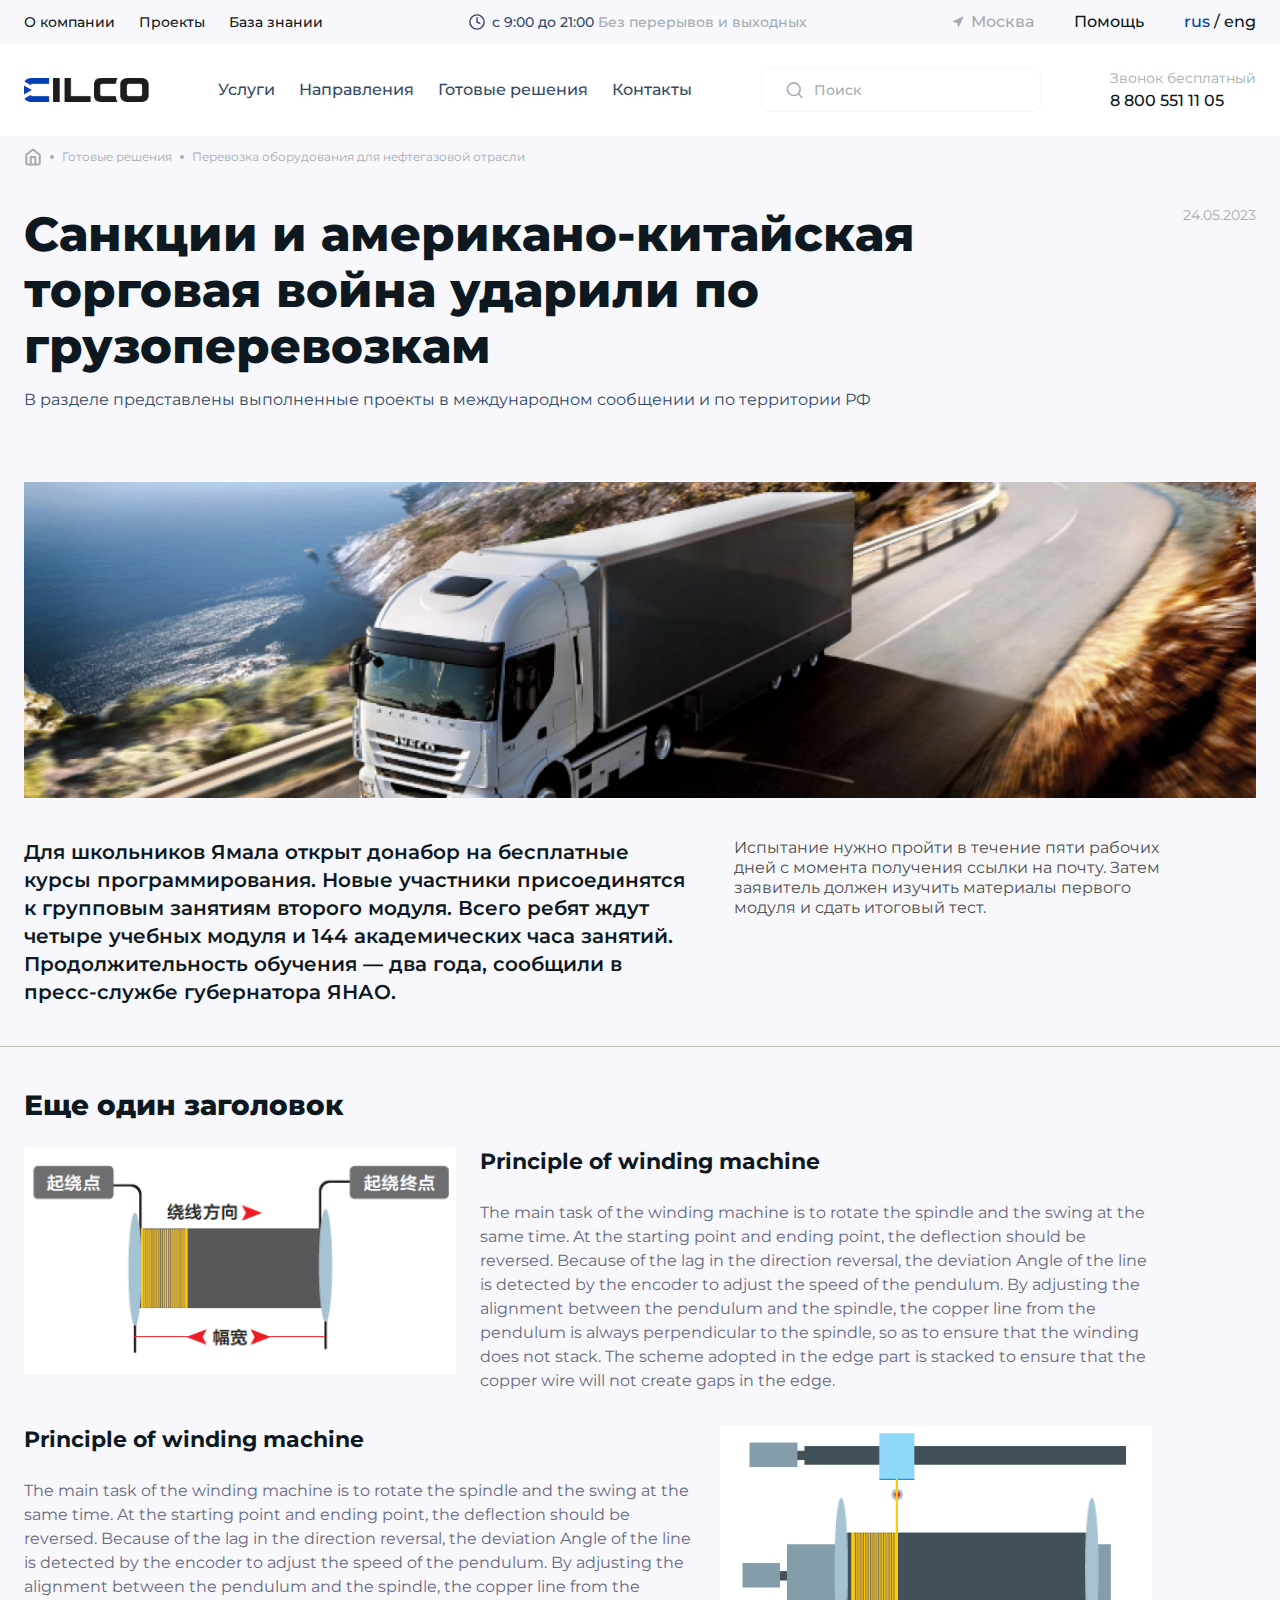
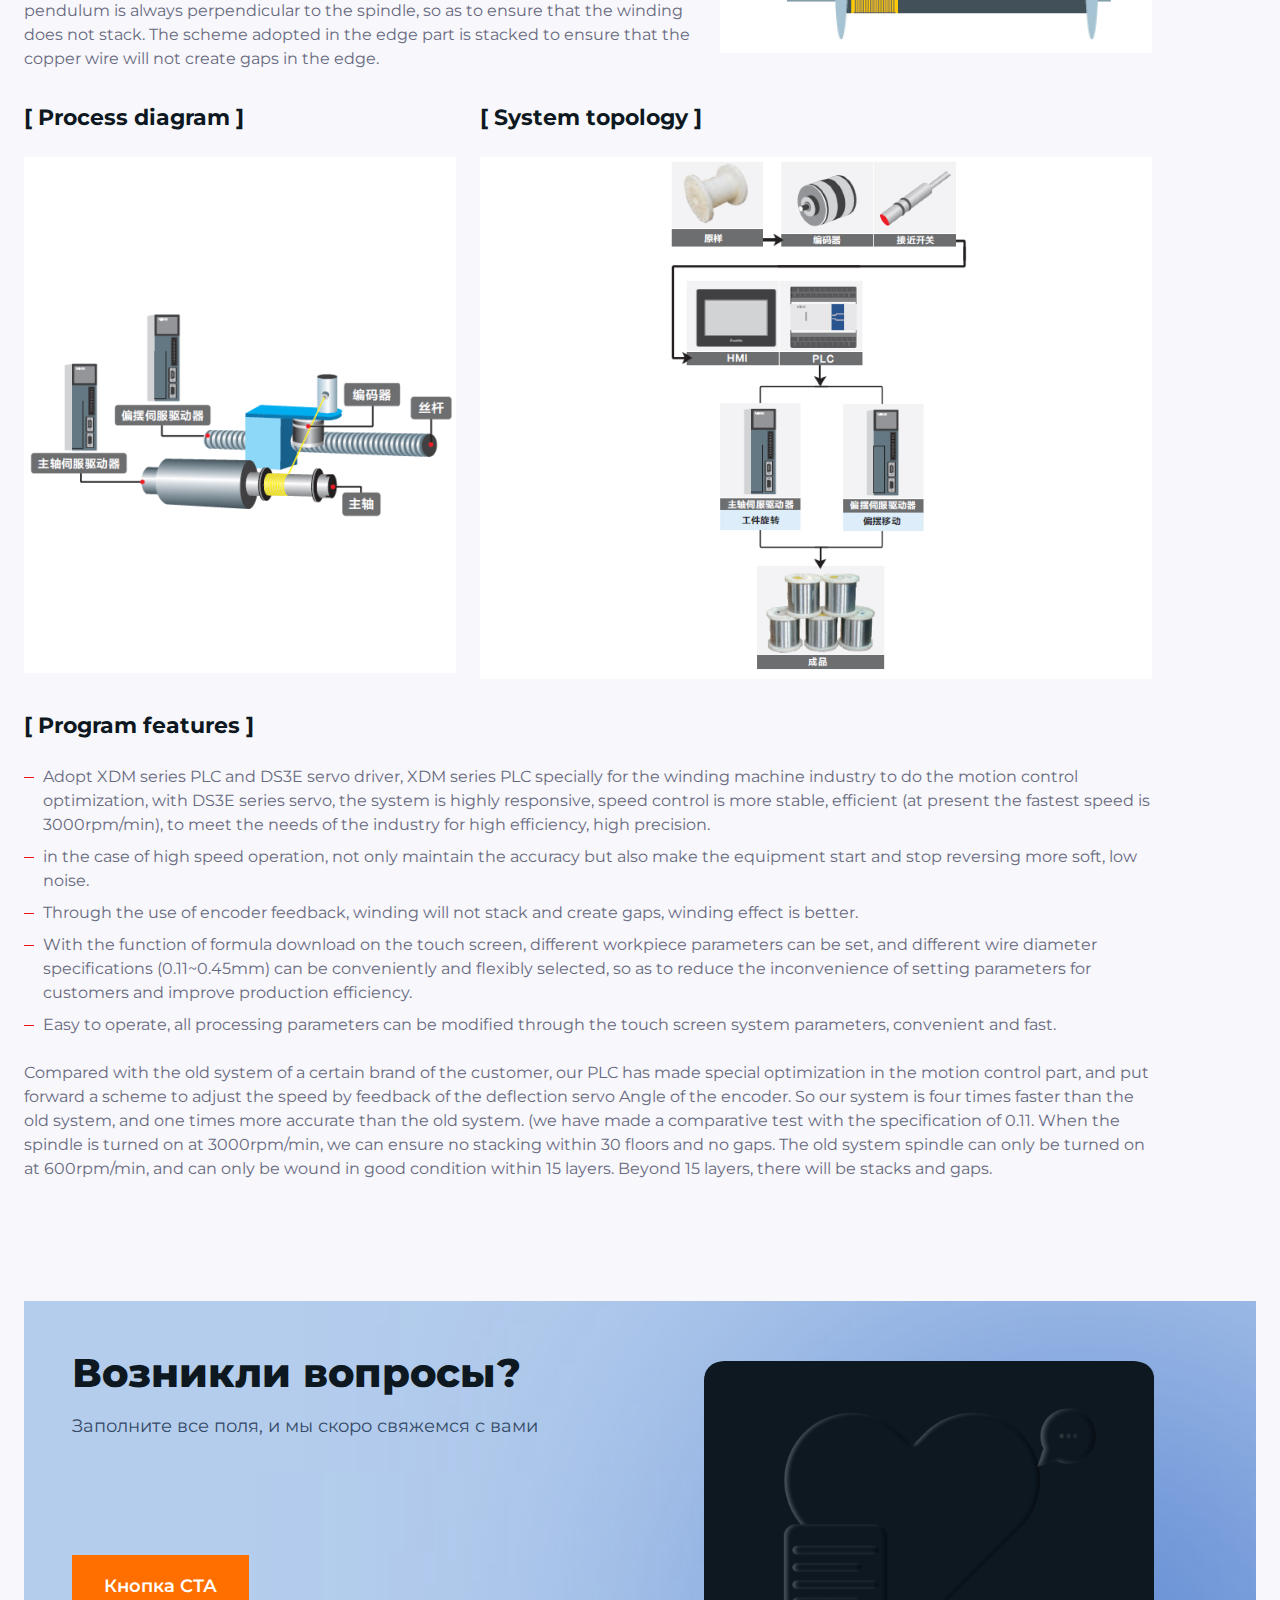
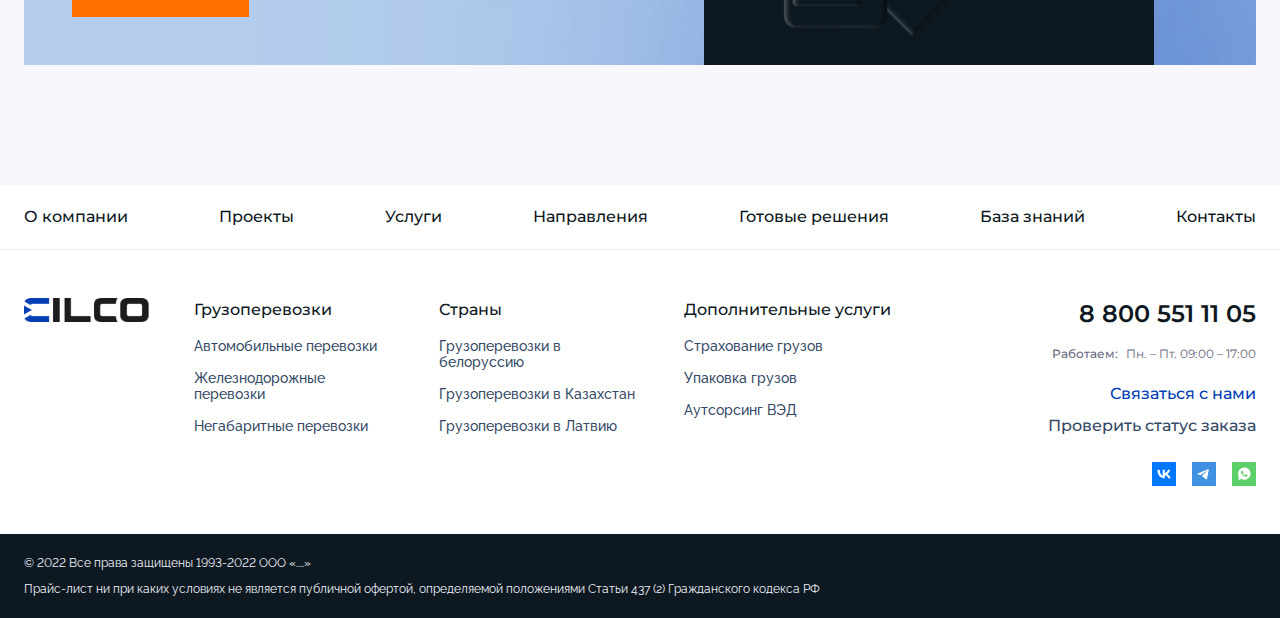
<file: solution.html>
<!DOCTYPE html>
<html lang="ru">
	<head>
		<meta http-equiv="Content-Type" content="text/html; charset=utf-8">

		<!-- Adapting the page for mobile devices -->
		<meta name="viewport" content="width=device-width, initial-scale=1, maximum-scale=1">

		<!-- Prohibition of phone number recognition -->
		<meta name="format-detection" content="telephone=no">
		<meta name="SKYPE_TOOLBAR" content ="SKYPE_TOOLBAR_PARSER_COMPATIBLE">

		<!-- Page title -->
		<title>Заголовок страницы</title>

		<!-- Meta description -->
		<meta name="description" content="">

		<!-- Meta Keywords -->
		<meta name="keywords" content="">

		<!-- Changing the color of the mobile browser panel -->
		<meta name="msapplication-TileColor" content="#003EB6">
		<meta name="theme-color" content="#003EB6">

		<!-- Connecting fonts from Google -->
		<link rel="preconnect" href="https://fonts.googleapis.com">
		<link rel="preconnect" href="https://fonts.gstatic.com" crossorigin>
		<link href="https://fonts.googleapis.com/css2?family=Golos+Text:wght@400..900&family=Montserrat:ital,wght@0,100..900;1,100..900&family=Raleway:ital,wght@0,100..900;1,100..900&display=swap" rel="stylesheet">

		<!-- Connecting style files -->
		<link rel="stylesheet" href="css/swiper-bundle.min.css" async>
		<link rel="stylesheet" href="css/swiper.css" async>
		<link rel="stylesheet" href="css/fancybox.css" async>
		<link rel="stylesheet" href="css/styles.css" async>

		<link rel="stylesheet" href="css/response_1439.css" media="print, (max-width: 1439px)" async>
		<link rel="stylesheet" href="css/response_1279.css" media="print, (max-width: 1279px)" async>
		<link rel="stylesheet" href="css/response_1023.css" media="print, (max-width: 1023px)" async>
		<link rel="stylesheet" href="css/response_767.css" media="print, (max-width: 767px)" async>
		<link rel="stylesheet" href="css/response_479.css" media="(max-width: 479px)" async>
	</head>

	<body>
		<div class="wrap">
			<div class="main">
				<header>
					<button class="mob_close_btn"></button>

					<div class="scroll">
						<div class="top">
							<div class="cont row">
								<div class="links">
									<div><a href="/">О компании</a></div>

									<div><a href="/">Проекты</a></div>

									<div><a href="/">База знании</a></div>
								</div>

								<div class="work_time">
									<svg class="icon"><use xlink:href="images/sprite.svg#ic_time"></use></svg>

									<div>с 9:00 до 21:00 <span>Без перерывов и выходных</span></div>
								</div>

								<div class="city">
									<svg class="icon"><use xlink:href="images/sprite.svg#ic_location"></use></svg>

									<span>Москва</span>
								</div>

								<div class="help_link"><a href="/">Помощь</a></div>

								<div class="langs">
									<a class="active">rus</a> / <a href="/">eng</a>
								</div>
							</div>
						</div>


						<div class="data">
							<div class="cont row">
								<a href="/" class="logo">
									<img src="images/logo.png" alt="">
								</a>

								<nav class="menu row">
									<div class="menu_item">
										<a href="/" class="sub_link">Услуги</a>

										<div class="sub_menu sub_menu_services">
											<div class="cont">
												<div class="row">
													<div><a href="/">
														<div class="icon">
															<svg><use xlink:href="images/sprite.svg#ic_service1"></use></svg>
														</div>

														<span>Автомобильные перевозки</span>
													</a></div>

													<div><a href="/">
														<div class="icon">
															<svg><use xlink:href="images/sprite.svg#ic_service8"></use></svg>
														</div>

														<span>Проектная логистика</span>
													</a></div>

													<div><a href="/">
														<div class="icon">
															<svg><use xlink:href="images/sprite.svg#ic_service4"></use></svg>
														</div>

														<span>Авиаперевозки</span>
													</a></div>

													<div><a href="/">
														<div class="icon">
															<svg><use xlink:href="images/sprite.svg#ic_service2"></use></svg>
														</div>

														<span>Негабаритные перевозки</span>
													</a></div>

													<div><a href="/">
														<div class="icon">
															<svg><use xlink:href="images/sprite.svg#ic_service9"></use></svg>
														</div>

														<span>Управление цепями поставок</span>
													</a></div>

													<div><a href="/">
														<div class="icon">
															<svg><use xlink:href="images/sprite.svg#ic_service10"></use></svg>
														</div>

														<span>Контейнерные перевозки</span>
													</a></div>

													<div><a href="/">
														<div class="icon">
															<svg><use xlink:href="images/sprite.svg#ic_service11"></use></svg>
														</div>

														<span>Перевозка опасных грузов</span>
													</a></div>

													<div><a href="/">
														<div class="icon">
															<svg><use xlink:href="images/sprite.svg#ic_service3"></use></svg>
														</div>

														<span>Железнодорожные перевозки</span>
													</a></div>

													<div><a href="/">
														<div class="icon">
															<svg><use xlink:href="images/sprite.svg#ic_service6"></use></svg>
														</div>

														<span>Сборные грузы</span>
													</a></div>

													<div><a href="/">
														<div class="icon">
															<svg><use xlink:href="images/sprite.svg#ic_service12"></use></svg>
														</div>

														<span>Перевозка генеральных грузов</span>
													</a></div>

													<div><a href="/">
														<div class="icon">
															<svg><use xlink:href="images/sprite.svg#ic_service13"></use></svg>
														</div>

														<span>Мультимодальные перевозки</span>
													</a></div>

													<div><a href="/">
														<div class="icon">
															<svg><use xlink:href="images/sprite.svg#ic_service14"></use></svg>
														</div>

														<span>Финансовая логистика</span>
													</a></div>
												</div>
											</div>
										</div>
									</div>

									<div class="menu_item">
										<a href="/" class="sub_link">Направления</a>

										<div class="sub_menu sub_menu_directions">
											<div class="cont">
												<div class="row">
													<div class="directions level1">
														<div><a href="/" data-level2="1">
															<div class="icon">
																<svg><use xlink:href="images/sprite.svg#ic_direction1"></use></svg>
															</div>

															<span>По странам</span>

															<svg class="arr"><use xlink:href="images/sprite.svg#ic_arr_hor"></use></svg>
														</a></div>

														<div><a href="/" data-level2="2">
															<div class="icon">
																<svg><use xlink:href="images/sprite.svg#ic_direction2"></use></svg>
															</div>

															<span>По отрасли</span>

															<svg class="arr"><use xlink:href="images/sprite.svg#ic_arr_hor"></use></svg>
														</a></div>

														<div><a href="/" data-level2="3">
															<div class="icon">
																<svg><use xlink:href="images/sprite.svg#ic_direction3"></use></svg>
															</div>

															<span>Труднодоступные регионы</span>

															<svg class="arr"><use xlink:href="images/sprite.svg#ic_arr_hor"></use></svg>
														</a></div>

														<div><a href="/" data-level2="4">
															<div class="icon">
																<svg><use xlink:href="images/sprite.svg#ic_direction4"></use></svg>
															</div>

															<span>Дополнительно</span>

															<svg class="arr"><use xlink:href="images/sprite.svg#ic_arr_hor"></use></svg>
														</a></div>
													</div>


													<div class="level2 level2_1 countries">
														<div class="row">
															<div class="countries_level1">
																<div><a href="/" class="btn" data-level2="1">
																	<div class="icon">
																		<svg><use xlink:href="images/sprite.svg#ic_services_country1"></use></svg>
																	</div>

																	<span>Импортные перевозки</span>

																	<svg class="arr"><use xlink:href="images/sprite.svg#ic_arr_hor"></use></svg>
																</a></div>

																<div><a href="/" class="btn" data-level2="1">
																	<div class="icon">
																		<svg><use xlink:href="images/sprite.svg#ic_services_country2"></use></svg>
																	</div>

																	<span>Экспортные перевозки</span>

																	<svg class="arr"><use xlink:href="images/sprite.svg#ic_arr_hor"></use></svg>
																</a></div>
															</div>


															<div class="countries_level2 countries_level2_1">
																<div><a href="/" class="btn" data-level3="1">
																	<span>Азия</span>

																	<svg class="arr"><use xlink:href="images/sprite.svg#ic_arr_hor"></use></svg>
																</a></div>

																<div><a href="/" class="btn" data-level3="1">
																	<span>Европа</span>

																	<svg class="arr"><use xlink:href="images/sprite.svg#ic_arr_hor"></use></svg>
																</a></div>

																<div><a href="/" class="btn" data-level3="1">
																	<span>Северная Америка</span>

																	<svg class="arr"><use xlink:href="images/sprite.svg#ic_arr_hor"></use></svg>
																</a></div>

																<div><a href="/" class="btn" data-level3="1">
																	<span>Южная Америка</span>

																	<svg class="arr"><use xlink:href="images/sprite.svg#ic_arr_hor"></use></svg>
																</a></div>

																<div><a href="/" class="btn" data-level3="1">
																	<span>Африка</span>

																	<svg class="arr"><use xlink:href="images/sprite.svg#ic_arr_hor"></use></svg>
																</a></div>

																<div><a href="/" class="btn" data-level3="1">
																	<span>Австралия и Океания</span>

																	<svg class="arr"><use xlink:href="images/sprite.svg#ic_arr_hor"></use></svg>
																</a></div>
															</div>


															<div class="countries_level3 countries_level3_1">
																<div><a href="/" class="btn">
																	<span>Австрия</span>
																</a></div>

																<div><a href="/" class="btn">
																	<span>Болгария</span>
																</a></div>

																<div><a href="/" class="btn">
																	<span>Бельгия</span>
																</a></div>

																<div><a href="/" class="btn">
																	<span>Венгрия</span>
																</a></div>

																<div><a href="/" class="btn">
																	<span>Великобритания</span>
																</a></div>

																<div><a href="/" class="btn">
																	<span>Германия</span>
																</a></div>

																<div><a href="/" class="btn">
																	<span>Греция</span>
																</a></div>

																<div><a href="/" class="btn">
																	<span>Дания</span>
																</a></div>

																<div><a href="/" class="btn">
																	<span>Испания</span>
																</a></div>

																<div><a href="/" class="btn">
																	<span>Италия</span>
																</a></div>

																<div><a href="/" class="btn">
																	<span>Литва</span>
																</a></div>

																<div><a href="/" class="btn">
																	<span>Нидерланды</span>
																</a></div>

																<div><a href="/" class="btn">
																	<span>Норвегия</span>
																</a></div>

																<div><a href="/" class="btn">
																	<span>Польша</span>
																</a></div>

																<div><a href="/" class="btn">
																	<span>Португалия</span>
																</a></div>

																<div><a href="/" class="btn">
																	<span>Румыния</span>
																</a></div>

																<div><a href="/" class="btn">
																	<span>Сербия</span>
																</a></div>

																<div><a href="/" class="btn">
																	<span>Словения</span>
																</a></div>

																<div><a href="/" class="btn">
																	<span>Турция</span>
																</a></div>

																<div><a href="/" class="btn">
																	<span>Финляндия</span>
																</a></div>

																<div><a href="/" class="btn">
																	<span>Франция</span>
																</a></div>

																<div><a href="/" class="btn">
																	<span>Чехия</span>
																</a></div>

																<div><a href="/" class="btn">
																	<span>Швейцария</span>
																</a></div>

																<div><a href="/" class="btn">
																	<span>Швеция</span>
																</a></div>
															</div>
														</div>
													</div>


													<div class="level2 level2_2 industry">
														<div><a href="/">
															<div class="icon">
																<svg><use xlink:href="images/sprite.svg#ic_services_industry1"></use></svg>
															</div>

															<span>Сельское хозяйство</span>
														</a></div>

														<div><a href="/">
															<div class="icon">
																<svg><use xlink:href="images/sprite.svg#ic_services_industry2"></use></svg>
															</div>

															<span>Химическая промышленность</span>
														</a></div>

														<div><a href="/">
															<div class="icon">
																<svg><use xlink:href="images/sprite.svg#ic_services_industry3"></use></svg>
															</div>

															<span>Машиностроение</span>
														</a></div>

														<div><a href="/">
															<div class="icon">
																<svg><use xlink:href="images/sprite.svg#ic_services_industry4"></use></svg>
															</div>

															<span>Добыча полезных ископаемых</span>
														</a></div>

														<div><a href="/">
															<div class="icon">
																<svg><use xlink:href="images/sprite.svg#ic_services_industry5"></use></svg>
															</div>

															<span>Энергетика</span>
														</a></div>

														<div><a href="/">
															<div class="icon">
																<svg><use xlink:href="images/sprite.svg#ic_services_industry6"></use></svg>
															</div>

															<span>Медицина</span>
														</a></div>

														<div><a href="/">
															<div class="icon">
																<svg><use xlink:href="images/sprite.svg#ic_services_industry7"></use></svg>
															</div>

															<span>Пищевая промышленность</span>
														</a></div>
													</div>


													<div class="level2 level2_3 regions">
														<div><a href="/">Норильск</a></div>

														<div><a href="/">Нерюнгри</a></div>

														<div><a href="/">Певек</a></div>

														<div><a href="/">Мирный</a></div>

														<div><a href="/">Усинск</a></div>

														<div><a href="/">Нарьян-Мар</a></div>

														<div><a href="/">Калининград</a></div>

														<div><a href="/">Магадан</a></div>

														<div><a href="/">Южно-Сахалинск</a></div>

														<div><a href="/">Камчатка</a></div>

														<div><a href="/">Бодайбо</a></div>

														<div><a href="/">Анадырь</a></div>

														<div><a href="/">Воркута</a></div>

														<div><a href="/">Комсомольск-на-Амуре</a></div>
													</div>


													<div class="level2 level2_4 additional">
														<div><a href="/">
															<div class="icon">
																<svg><use xlink:href="images/sprite.svg#ic_services_additional1"></use></svg>
															</div>

															<span>Таможенное оформление</span>
														</a></div>

														<div><a href="/">
															<div class="icon">
																<svg><use xlink:href="images/sprite.svg#ic_services_additional2"></use></svg>
															</div>

															<span>Поиск и подбор поставщиков</span>
														</a></div>

														<div><a href="/">
															<div class="icon">
																<svg><use xlink:href="images/sprite.svg#ic_services_additional3"></use></svg>
															</div>

															<span>Юр. сопровождение ВЭД</span>
														</a></div>

														<div><a href="/">
															<div class="icon">
																<svg><use xlink:href="images/sprite.svg#ic_services_additional4"></use></svg>
															</div>

															<span>Ответственное хранение</span>
														</a></div>

														<div><a href="/">
															<div class="icon">
																<svg><use xlink:href="images/sprite.svg#ic_services_additional5"></use></svg>
															</div>

															<span>Страхование грузов</span>
														</a></div>

														<div><a href="/">
															<div class="icon">
																<svg><use xlink:href="images/sprite.svg#ic_services_additional6"></use></svg>
															</div>

															<span>Сертификация</span>
														</a></div>

														<div><a href="/">
															<div class="icon">
																<svg><use xlink:href="images/sprite.svg#ic_services_additional7"></use></svg>
															</div>

															<span>Маркировка груза</span>
														</a></div>
													</div>
												</div>
											</div>
										</div>
									</div>

									<div class="menu_item">
										<a href="/" class="sub_link">Готовые решения</a>

										<div class="sub_menu sub_menu_solutions">
											<div class="cont">
												<div class="row">
													<div><a href="/">
														<div class="icon">
															<svg><use xlink:href="images/sprite.svg#ic_solution1"></use></svg>
														</div>

														<span>Перевозка спецтехники</span>
													</a></div>

													<div><a href="/">
														<div class="icon">
															<svg><use xlink:href="images/sprite.svg#ic_solution2"></use></svg>
														</div>

														<span>Перевозка наливной химии</span>
													</a></div>

													<div><a href="/">
														<div class="icon">
															<svg><use xlink:href="images/sprite.svg#ic_solution3"></use></svg>
														</div>

														<span>Перевозка мобальных заводов</span>
													</a></div>

													<div><a href="/">
														<div class="icon">
															<svg><use xlink:href="images/sprite.svg#ic_solution4"></use></svg>
														</div>

														<span>Перевозка пищевого оборудования</span>
													</a></div>

													<div><a href="/">
														<div class="icon">
															<svg><use xlink:href="images/sprite.svg#ic_solution5"></use></svg>
														</div>

														<span>Перевозка пиротехники</span>
													</a></div>

													<div><a href="/">
														<div class="icon">
															<svg><use xlink:href="images/sprite.svg#ic_solution6"></use></svg>
														</div>

														<span>Перевозка медицинской техники</span>
													</a></div>

													<div><a href="/">
														<div class="icon">
															<svg><use xlink:href="images/sprite.svg#ic_solution7"></use></svg>
														</div>

														<span>Перевозка производственных линий</span>
													</a></div>

													<div><a href="/">
														<div class="icon">
															<svg><use xlink:href="images/sprite.svg#ic_solution8"></use></svg>
														</div>

														<span>Перевозка подъемного оборудования</span>
													</a></div>
												</div>
											</div>
										</div>
									</div>

									<!-- <div class="menu_item">
										<a href="/">Маршруты</a>
									</div> -->

									<div class="menu_item">
										<a href="/">Контакты</a>
									</div>
								</nav>

								<form action="" class="search">
									<svg class="icon"><use xlink:href="images/sprite.svg#ic_search"></use></svg>

									<input type="text" name="" value="" class="input" placeholder="Поиск">
								</form>

								<div class="phone">
									<div>Звонок бесплатный</div>

									<div><a href="te:8 800 551 11 05">8 800 551 11 05</a></div>
								</div>
							</div>
						</div>
					</div>
				</header>


				<section class="mob_header">
					<div class="cont row">
						<a href="/" class="logo">
							<img src="images/logo.png" alt="">
						</a>

						<div class="phone">
							<div>Звонок бесплатный</div>

							<div><a href="te:8 800 551 11 05">8 800 551 11 05</a></div>
						</div>

						<button class="mob_menu_btn">
							<span></span>
						</button>
					</div>
				</section>


				<section class="page_head">
					<div class="cont">
						<div class="breadcrumbs">
							<a href="/">
								<svg class="icon"><use xlink:href="images/sprite.svg#ic_home"></use></svg>
							</a>

							<span class="sep"></span>

							<a href="/">Готовые решения</a>

							<span class="sep"></span>

							<span class="current">Перевозка оборудования для нефтегазовой отрасли</span>
						</div>

						<div class="row">
							<div>
								<h1 class="page_title small">Санкции и американо-китайская торговая война ударили по грузоперевозкам</h1>

								<div class="page_desc">В разделе представлены выполненные проекты в международном сообщении и по территории РФ</div>
							</div>

							<div class="date">24.05.2023</div>
						</div>
					</div>
				</section>


				<section class="solution_info block big_m">
					<div class="head">
						<div class="cont row">
							<div class="image">
								<img src="images/tmp/project_head_img.jpg" alt="" loading="lazy">
							</div>

							<div class="desc">Для школьников Ямала открыт донабор на бесплатные курсы программирования. Новые участники присоединятся к групповым занятиям второго модуля. Всего ребят ждут четыре учебных модуля и 144 академических часа занятий. Продолжительность обучения — два года, сообщили в пресс-службе губернатора ЯНАО.</div>

							<div class="exp">Испытание нужно пройти в течение пяти рабочих дней с момента получения ссылки на почту. Затем заявитель должен изучить материалы первого модуля и сдать итоговый тест.</div>
						</div>
					</div>

					<div class="cont">
						<div class="text_block">
							<h2>Еще один заголовок</h2>

							<div class="info_block">
								<img src="images/tmp/text_info_block_img1.jpg" alt="" loading="lazy">

								<div>
									<h3>Principle of winding machine</h3>

									<p>The main task of the winding machine is to rotate the spindle and the swing at the same time. At the starting point and ending point, the deflection should be reversed. Because of the lag in the direction reversal, the deviation Angle of the line is detected by the encoder to adjust the speed of the pendulum. By adjusting the alignment between the pendulum and the spindle, the copper line from the pendulum is always perpendicular to the spindle, so as to ensure that the winding does not stack. The scheme adopted in the edge part is stacked to ensure that the copper wire will not create gaps in the edge.</p>
								</div>
							</div>

							<div class="info_block">
								<div>
									<h3>Principle of winding machine</h3>

									<p>The main task of the winding machine is to rotate the spindle and the swing at the same time. At the starting point and ending point, the deflection should be reversed. Because of the lag in the direction reversal, the deviation Angle of the line is detected by the encoder to adjust the speed of the pendulum. By adjusting the alignment between the pendulum and the spindle, the copper line from the pendulum is always perpendicular to the spindle, so as to ensure that the winding does not stack. The scheme adopted in the edge part is stacked to ensure that the copper wire will not create gaps in the edge.</p>
								</div>

								<img src="images/tmp/text_info_block_img2.jpg" alt="" loading="lazy">
							</div>

							<div class="cols">
								<div class="col">
									<h3>[ Process diagram ]</h3>

									<img src="images/tmp/text_gallery_img1.jpg" alt="" loading="lazy">
								</div>

								<div class="col big">
									<h3>[ System topology ]</h3>

									<img src="images/tmp/text_gallery_img2.jpg" alt="" loading="lazy">
								</div>
							</div>

							<h3>[ Program features ]</h3>

							<ul>
								<li>Adopt XDM series PLC and DS3E servo driver, XDM series PLC specially for the winding machine industry to do the motion control optimization, with DS3E series servo, the system is highly responsive, speed control is more stable, efficient (at present the fastest speed is 3000rpm/min), to meet the needs of the industry for high efficiency, high precision.</li>

								<li>in the case of high speed operation, not only maintain the accuracy but also make the equipment start and stop reversing more soft, low noise.</li>

								<li>Through the use of encoder feedback, winding will not stack and create gaps, winding effect is better.</li>

								<li>With the function of formula download on the touch screen, different workpiece parameters can be set, and different wire diameter specifications (0.11~0.45mm) can be conveniently and flexibly selected, so as to reduce the inconvenience of setting parameters for customers and improve production efficiency.</li>

								<li>Easy to operate, all processing parameters can be modified through the touch screen system parameters, convenient and fast.</li>
							</ul>

							<p>Compared with the old system of a certain brand of the customer, our PLC has made special optimization in the motion control part, and put forward a scheme to adjust the speed by feedback of the deflection servo Angle of the encoder. So our system is four times faster than the old system, and one times more accurate than the old system. (we have made a comparative test with the specification of 0.11. When the spindle is turned on at 3000rpm/min, we can ensure no stacking within 30 floors and no gaps. The old system spindle can only be turned on at 600rpm/min, and can only be wound in good condition within 15 layers. Beyond 15 layers, there will be stacks and gaps.</p>
						</div>
					</div>
				</section>


				<section class="action_block block big_m animate">
					<div class="cont">
						<div class="data">
							<div class="block_head">
								<div class="title">Возникли вопросы?</div>

								<div class="desc">Заполните все поля, и мы скоро свяжемся с вами</div>
							</div>

							<div>
								<button class="btn">Кнопка СТА</button>
							</div>

							<!-- <form action="" class="form">
								<div class="line">
									<div class="label">Введите имя *</div>

									<div class="field">
										<input type="text" name="" value="" class="input">
									</div>
								</div>

								<div class="line">
									<div class="label">Введите телефон *</div>

									<div class="field">
										<input type="tel" name="" value="" class="input">
									</div>
								</div>

								<div class="line">
									<div class="label">Электронная почта *</div>

									<div class="field">
										<input type="email" name="" value="" class="input">
									</div>
								</div>

								<div class="submit">
									<button type="submit" class="submit_btn">Отправить</button>
								</div>

								<div class="agree">
									<label class="checkbox">
										<input type="checkbox" name="agree" checked>

										<div class="check">
											<svg><use xlink:href="images/sprite.svg#ic_check"></use></svg>
										</div>

										<div>Даю свое согласие на обработку персональных данных</div>
									</label>
								</div>
							</form> -->

							<div class="img">
								<img src="images/tmp/action_block_img.png" alt="" loading="lazy">

								<!-- <svg viewBox="0 0 314 260" fill="none" xmlns="http://www.w3.org/2000/svg">
									<path d="M1.5 89.5V225.4H173" stroke="white" stroke-width="2" stroke-miterlimit="10"/>
									<path d="M192.8 6.30005H312.8V160" stroke="white" stroke-width="2" stroke-miterlimit="10"/>
									<path d="M236.5 202.6H32.2001C25.4001 202.6 19.8 197.1 19.8 190.2V41.4C19.8 34.6 25.3001 29 32.2001 29H43.2001" stroke="white" stroke-width="2" stroke-miterlimit="10"/>
									<path d="M114.6 29H282C288.8 29 294.4 34.5 294.4 41.4V183.5" stroke="white" stroke-width="2" stroke-miterlimit="10"/>
									<path d="M245.9 84.7H132.2C125.9 84.7 120.9 79.6 120.9 73.4V71.7C120.9 65.4 126 60.4 132.2 60.4H245.9C252.2 60.4 257.2 65.5 257.2 71.7V73.4C257.2 79.7 252.2 84.7 245.9 84.7Z" stroke="white" stroke-width="2" stroke-miterlimit="10"/>
									<path d="M245.9 128H132.2C125.9 128 120.9 122.9 120.9 116.7V115C120.9 108.7 126 103.7 132.2 103.7H245.9C252.2 103.7 257.2 108.8 257.2 115V116.7C257.2 122.9 252.2 128 245.9 128Z" stroke="white" stroke-width="2" stroke-miterlimit="10"/>
									<path d="M220.7 171.2H132.2C125.9 171.2 120.9 166.1 120.9 159.9V158.2C120.9 151.9 126 146.9 132.2 146.9H245.9C252.2 146.9 257.2 152 257.2 158.2V159.9C257.2 166.2 252.1 171.2 245.9 171.2H238.1" stroke="white" stroke-width="2" stroke-miterlimit="10"/>
									<path d="M64.2 93C64.2 87 65.1 81.9 66.8 77.6C68.5 73.3 70.7 69.5 73.2 66.2C75.7 62.9 78.3 59.8 80.8 56.9C83.3 54 85.5 51 87.2 47.8C88.9 44.6 89.8 41 89.8 37V36.9C89.8 32.9 88.8 29.8 86.8 27.6C84.8 25.4 82 24.3 78.4 24.3C74.9 24.3 72.1 25.5 70.1 28C68.1 30.4 67.1 33.9 67 38.3V38.4H41.9V38.3C42.4 26.6 45.8 17.5 52.1 11.1C58.4 4.7 67.1 1.5 78.2 1.5C89.8 1.5 98.8 4.4 105.2 10.1C111.6 15.8 114.7 24 114.7 34.5V34.6C114.7 39.3 114.1 43.5 112.8 47.1C111.5 50.7 109.9 54 107.8 56.9C105.8 59.8 103.6 62.6 101.4 65.3C99.2 68 97 70.6 95 73.3C93 76 91.3 79 90 82.2C88.7 85.4 88.1 89.1 88.1 93.2H64.2V93ZM64.2 131.2V107H88.4V131.2H64.2Z" stroke="white" stroke-width="2" stroke-miterlimit="10"/>
									<path d="M246 224.4L218.7 166C216.9 162.2 218.6 157.6 222.4 155.8C226.2 154 230.8 155.7 232.6 159.5L251.1 199.2" stroke="white" stroke-width="2" stroke-miterlimit="10"/>
									<path d="M265.2 193.1L261.5 185.2C259.7 181.3 255.1 179.6 251.2 181.4L244.3 184.6" stroke="white" stroke-width="2" stroke-miterlimit="10"/>
									<path d="M281.7 192.2L278.1 184.5C276.3 180.6 271.7 178.9 267.8 180.7L260.9 183.9" stroke="white" stroke-width="2" stroke-miterlimit="10"/>
									<path d="M241.5 214.9L228.7 210.2C224 208.5 218.9 210.9 217.2 215.6C215.7 219.8 217.5 224.5 221.4 226.6L263.5 249.1L267.8 258.4L308.2 239.6L305.9 207.6L294.7 183.6C292.9 179.7 288.3 178 284.4 179.8L277.5 183" stroke="white" stroke-width="2" stroke-miterlimit="10"/>
								</svg> -->
							</div>
						</div>
					</div>
				</section>
			</div>


			<footer>
				<div class="top">
					<div class="cont">
						<div class="menu">
							<div><a href="/">О компании</a></div>

							<div><a href="/">Проекты</a></div>

							<div><a href="/">Услуги</a></div>

							<div><a href="/">Направления</a></div>

							<div><a href="/">Готовые решения</a></div>

							<div><a href="/">База знаний</a></div>

							<div><a href="/">Контакты</a></div>
						</div>
					</div>
				</div>

				<div class="data">
					<div class="cont row">
						<div class="logo">
							<img src="images/logo.png" alt="">
						</div>

						<div class="links">
							<div class="title">Грузоперевозки</div>

							<div class="items">
								<div><a href="/">Автомобильные перевозки</a></div>

								<div><a href="/">Железнодорожные перевозки</a></div>

								<div><a href="/">Негабаритные перевозки</a></div>
							</div>
						</div>

						<div class="links">
							<div class="title">Страны</div>

							<div class="items">
								<div><a href="/">Грузоперевозки в белоруссию</a></div>

								<div><a href="/">Грузоперевозки в Казахстан</a></div>

								<div><a href="/">Грузоперевозки в Латвию</a></div>
							</div>
						</div>

						<!-- <div class="links">
							<div class="title">Отраслевые решения</div>

							<div class="items">
								<div><a href="/">Перевозка оборудования для нефтегазовой отрасли</a></div>

								<div><a href="/">Перевозка продукции для машиностроительной отралси</a></div>

								<div><a href="/">Перевозка оборудования для медицинской отрасли</a></div>
							</div>
						</div> -->

						<div class="links">
							<div class="title">Дополнительные услуги</div>

							<div class="items">
								<div><a href="/">Страхование грузов</a></div>

								<div><a href="/">Упаковка грузов</a></div>

								<div><a href="/">Аутсорсинг ВЭД</a></div>
							</div>
						</div>

						<div class="contacts">
							<div class="phone">
								<a href="tel:8 800 551 11 05">8 800 551 11 05</a>
							</div>

							<div class="work_time">
								<div class="label">Работаем:</div>

								<div class="val">Пн. – Пт. 09:00 – 17:00</div>
							</div>

							<button class="feedback_btn modal_btn" data-modal="feedback_modal">Связаться с нами</button>

							<button class="check_order_btn">Проверить статус заказа</button>

							<div class="socials">
								<a href="/" target="_blank" rel="noopener nofollow">
									<img src="images/ic_vk.svg" alt="" loading="lazy">
								</a>

								<a href="/" target="_blank" rel="noopener nofollow">
									<img src="images/ic_tg.svg" alt="" loading="lazy">
								</a>

								<a href="/" target="_blank" rel="noopener nofollow">
									<img src="images/ic_whatsapp.svg" alt="" loading="lazy">
								</a>
							</div>
						</div>
					</div>
				</div>

				<div class="bottom">
					<div class="cont">
						<div class="copyright">&copy; 2022 Все права защищены 1993-2022 ООО «....»</div>

						<div class="exp">Прайс-лист ни при каких условиях не является публичной офертой, определяемой положениями Статьи 437 (2) Гражданского кодекса РФ</div>
					</div>
				</div>
			</footer>


			<div class="overlay"></div>
		</div>


		<section class="modal" id="feedback_modal">
			<div class="modal_title">Заголовок</div>

			<form action="" class="form">
				<div class="line">
					<div class="label">Введите имя *</div>

					<div class="field">
						<input type="text" name="" value="" class="input">
					</div>
				</div>

				<div class="line">
					<div class="label">Введите телефон *</div>

					<div class="field">
						<input type="tel" name="" value="" class="input">
					</div>
				</div>

				<div class="line">
					<div class="label">Электронная почта *</div>

					<div class="field">
						<input type="email" name="" value="" class="input">
					</div>
				</div>

				<div class="submit">
					<button type="submit" class="submit_btn">Отправить</button>
				</div>

				<div class="agree">
					<label class="checkbox">
						<input type="checkbox" name="agree" checked>

						<div class="check">
							<svg><use xlink:href="images/sprite.svg#ic_check"></use></svg>
						</div>

						<div>Даю свое согласие на обработку персональных данных</div>
					</label>
				</div>
			</form>
		</section>


		<!-- Connecting javascript files -->
		<script src="js/jquery-3.6.3.min.js"></script>
		<script src="js/functions.js"></script>
		<script src="js/swiper-bundle.min.js"></script>
		<script src="js/fancybox.js"></script>
		<script src="js/nice-select2.js"></script>
		<script src="js/imask.js"></script>
		<script src="js/scripts.js"></script>
	</body>
</html>
</file>
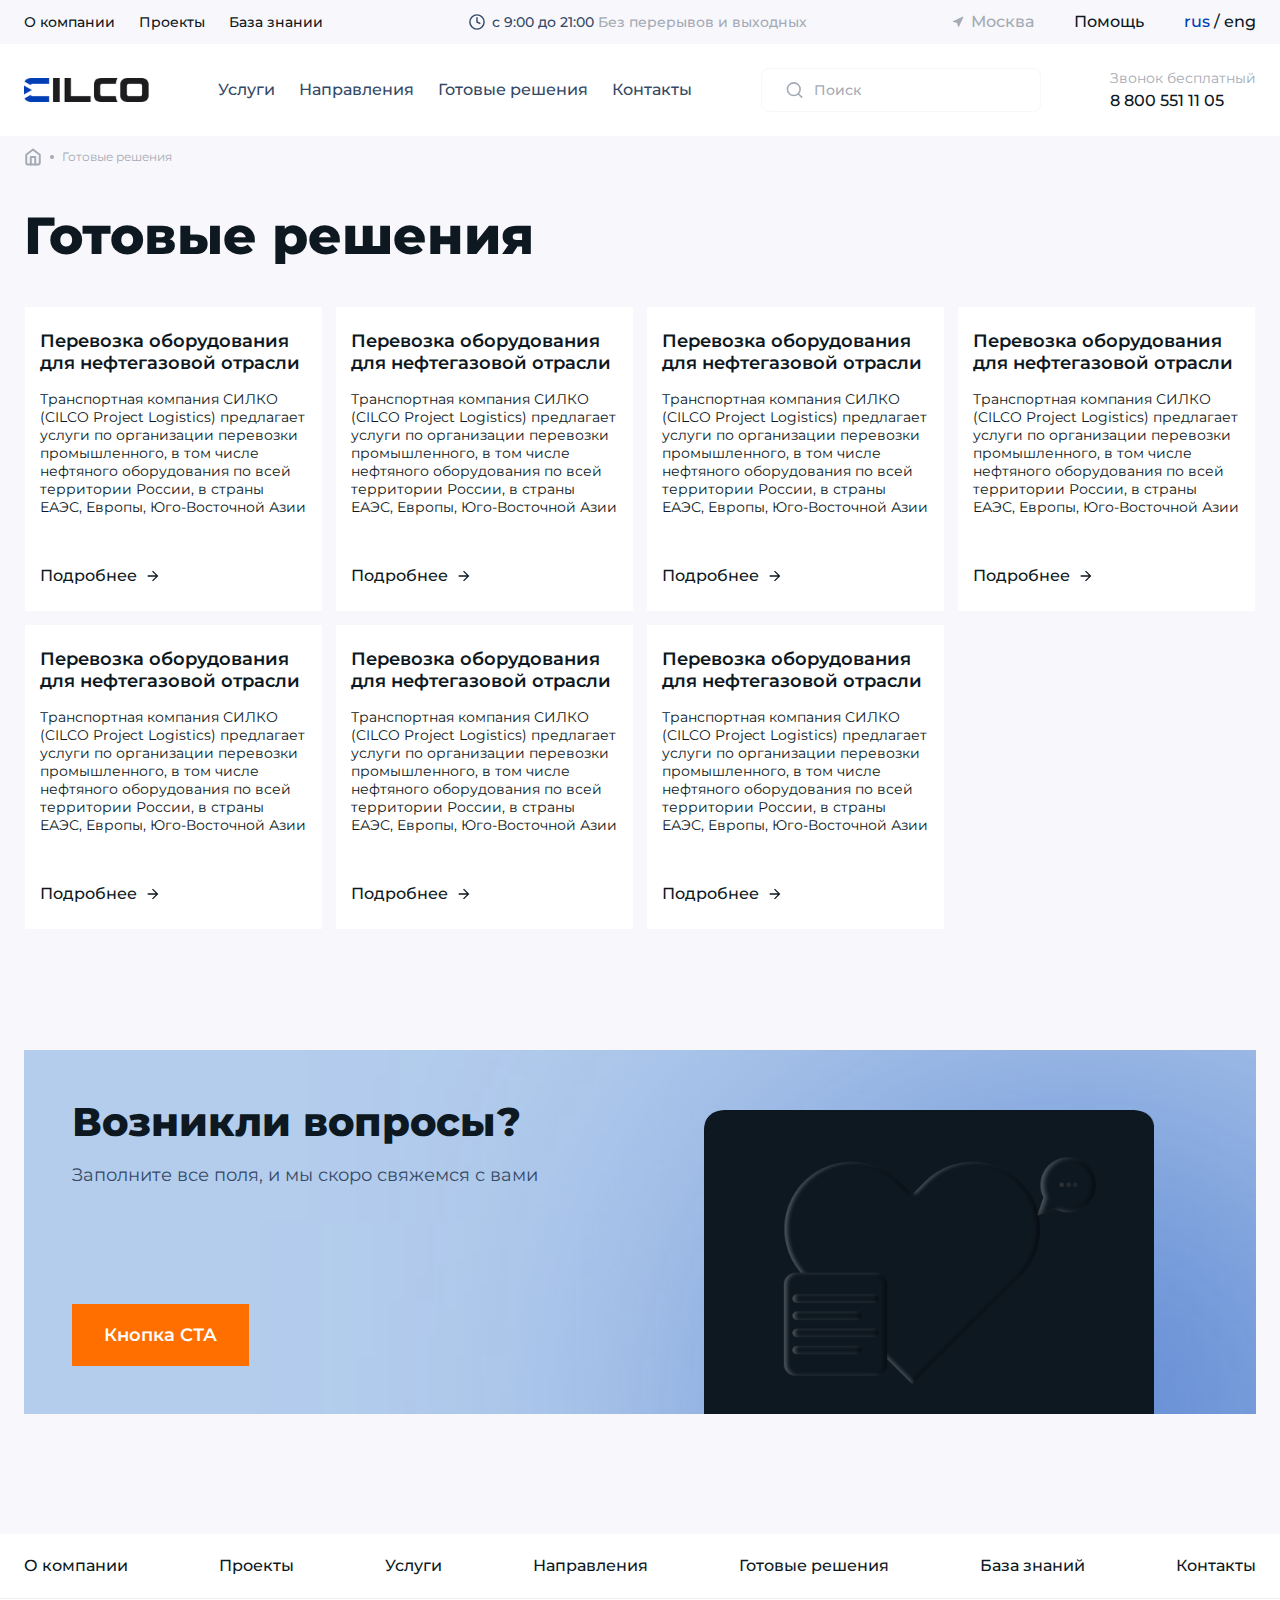
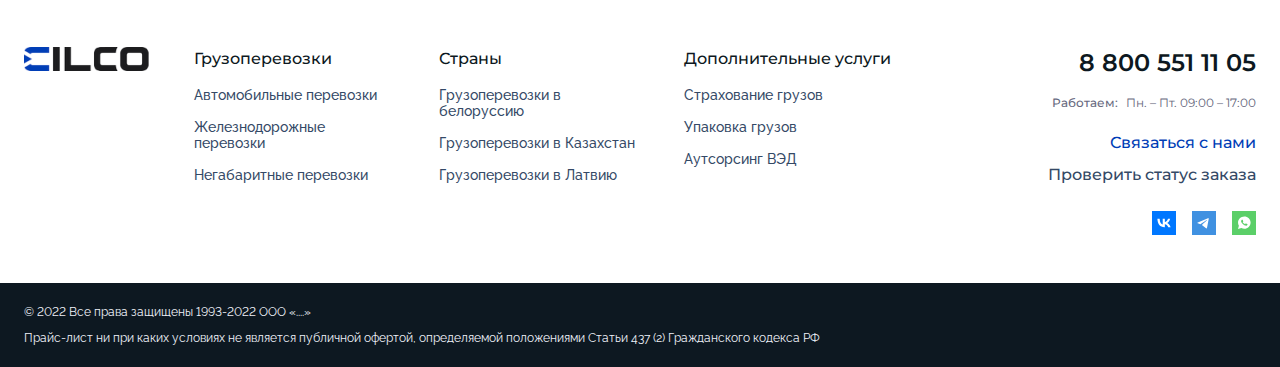
<file: solutions.html>
<!DOCTYPE html>
<html lang="ru">
	<head>
		<meta http-equiv="Content-Type" content="text/html; charset=utf-8">

		<!-- Adapting the page for mobile devices -->
		<meta name="viewport" content="width=device-width, initial-scale=1, maximum-scale=1">

		<!-- Prohibition of phone number recognition -->
		<meta name="format-detection" content="telephone=no">
		<meta name="SKYPE_TOOLBAR" content ="SKYPE_TOOLBAR_PARSER_COMPATIBLE">

		<!-- Page title -->
		<title>Заголовок страницы</title>

		<!-- Meta description -->
		<meta name="description" content="">

		<!-- Meta Keywords -->
		<meta name="keywords" content="">

		<!-- Changing the color of the mobile browser panel -->
		<meta name="msapplication-TileColor" content="#003EB6">
		<meta name="theme-color" content="#003EB6">

		<!-- Connecting fonts from Google -->
		<link rel="preconnect" href="https://fonts.googleapis.com">
		<link rel="preconnect" href="https://fonts.gstatic.com" crossorigin>
		<link href="https://fonts.googleapis.com/css2?family=Golos+Text:wght@400..900&family=Montserrat:ital,wght@0,100..900;1,100..900&family=Raleway:ital,wght@0,100..900;1,100..900&display=swap" rel="stylesheet">

		<!-- Connecting style files -->
		<link rel="stylesheet" href="css/swiper-bundle.min.css" async>
		<link rel="stylesheet" href="css/swiper.css" async>
		<link rel="stylesheet" href="css/fancybox.css" async>
		<link rel="stylesheet" href="css/styles.css" async>

		<link rel="stylesheet" href="css/response_1439.css" media="print, (max-width: 1439px)" async>
		<link rel="stylesheet" href="css/response_1279.css" media="print, (max-width: 1279px)" async>
		<link rel="stylesheet" href="css/response_1023.css" media="print, (max-width: 1023px)" async>
		<link rel="stylesheet" href="css/response_767.css" media="print, (max-width: 767px)" async>
		<link rel="stylesheet" href="css/response_479.css" media="(max-width: 479px)" async>
	</head>

	<body>
		<div class="wrap">
			<div class="main">
				<header>
					<button class="mob_close_btn"></button>

					<div class="scroll">
						<div class="top">
							<div class="cont row">
								<div class="links">
									<div><a href="/">О компании</a></div>

									<div><a href="/">Проекты</a></div>

									<div><a href="/">База знании</a></div>
								</div>

								<div class="work_time">
									<svg class="icon"><use xlink:href="images/sprite.svg#ic_time"></use></svg>

									<div>с 9:00 до 21:00 <span>Без перерывов и выходных</span></div>
								</div>

								<div class="city">
									<svg class="icon"><use xlink:href="images/sprite.svg#ic_location"></use></svg>

									<span>Москва</span>
								</div>

								<div class="help_link"><a href="/">Помощь</a></div>

								<div class="langs">
									<a class="active">rus</a> / <a href="/">eng</a>
								</div>
							</div>
						</div>


						<div class="data">
							<div class="cont row">
								<a href="/" class="logo">
									<img src="images/logo.png" alt="">
								</a>

								<nav class="menu row">
									<div class="menu_item">
										<a href="/" class="sub_link">Услуги</a>

										<div class="sub_menu sub_menu_services">
											<div class="cont">
												<div class="row">
													<div><a href="/">
														<div class="icon">
															<svg><use xlink:href="images/sprite.svg#ic_service1"></use></svg>
														</div>

														<span>Автомобильные перевозки</span>
													</a></div>

													<div><a href="/">
														<div class="icon">
															<svg><use xlink:href="images/sprite.svg#ic_service8"></use></svg>
														</div>

														<span>Проектная логистика</span>
													</a></div>

													<div><a href="/">
														<div class="icon">
															<svg><use xlink:href="images/sprite.svg#ic_service4"></use></svg>
														</div>

														<span>Авиаперевозки</span>
													</a></div>

													<div><a href="/">
														<div class="icon">
															<svg><use xlink:href="images/sprite.svg#ic_service2"></use></svg>
														</div>

														<span>Негабаритные перевозки</span>
													</a></div>

													<div><a href="/">
														<div class="icon">
															<svg><use xlink:href="images/sprite.svg#ic_service9"></use></svg>
														</div>

														<span>Управление цепями поставок</span>
													</a></div>

													<div><a href="/">
														<div class="icon">
															<svg><use xlink:href="images/sprite.svg#ic_service10"></use></svg>
														</div>

														<span>Контейнерные перевозки</span>
													</a></div>

													<div><a href="/">
														<div class="icon">
															<svg><use xlink:href="images/sprite.svg#ic_service11"></use></svg>
														</div>

														<span>Перевозка опасных грузов</span>
													</a></div>

													<div><a href="/">
														<div class="icon">
															<svg><use xlink:href="images/sprite.svg#ic_service3"></use></svg>
														</div>

														<span>Железнодорожные перевозки</span>
													</a></div>

													<div><a href="/">
														<div class="icon">
															<svg><use xlink:href="images/sprite.svg#ic_service6"></use></svg>
														</div>

														<span>Сборные грузы</span>
													</a></div>

													<div><a href="/">
														<div class="icon">
															<svg><use xlink:href="images/sprite.svg#ic_service12"></use></svg>
														</div>

														<span>Перевозка генеральных грузов</span>
													</a></div>

													<div><a href="/">
														<div class="icon">
															<svg><use xlink:href="images/sprite.svg#ic_service13"></use></svg>
														</div>

														<span>Мультимодальные перевозки</span>
													</a></div>

													<div><a href="/">
														<div class="icon">
															<svg><use xlink:href="images/sprite.svg#ic_service14"></use></svg>
														</div>

														<span>Финансовая логистика</span>
													</a></div>
												</div>
											</div>
										</div>
									</div>

									<div class="menu_item">
										<a href="/" class="sub_link">Направления</a>

										<div class="sub_menu sub_menu_directions">
											<div class="cont">
												<div class="row">
													<div class="directions level1">
														<div><a href="/" data-level2="1">
															<div class="icon">
																<svg><use xlink:href="images/sprite.svg#ic_direction1"></use></svg>
															</div>

															<span>По странам</span>

															<svg class="arr"><use xlink:href="images/sprite.svg#ic_arr_hor"></use></svg>
														</a></div>

														<div><a href="/" data-level2="2">
															<div class="icon">
																<svg><use xlink:href="images/sprite.svg#ic_direction2"></use></svg>
															</div>

															<span>По отрасли</span>

															<svg class="arr"><use xlink:href="images/sprite.svg#ic_arr_hor"></use></svg>
														</a></div>

														<div><a href="/" data-level2="3">
															<div class="icon">
																<svg><use xlink:href="images/sprite.svg#ic_direction3"></use></svg>
															</div>

															<span>Труднодоступные регионы</span>

															<svg class="arr"><use xlink:href="images/sprite.svg#ic_arr_hor"></use></svg>
														</a></div>

														<div><a href="/" data-level2="4">
															<div class="icon">
																<svg><use xlink:href="images/sprite.svg#ic_direction4"></use></svg>
															</div>

															<span>Дополнительно</span>

															<svg class="arr"><use xlink:href="images/sprite.svg#ic_arr_hor"></use></svg>
														</a></div>
													</div>


													<div class="level2 level2_1 countries">
														<div class="row">
															<div class="countries_level1">
																<div><a href="/" class="btn" data-level2="1">
																	<div class="icon">
																		<svg><use xlink:href="images/sprite.svg#ic_services_country1"></use></svg>
																	</div>

																	<span>Импортные перевозки</span>

																	<svg class="arr"><use xlink:href="images/sprite.svg#ic_arr_hor"></use></svg>
																</a></div>

																<div><a href="/" class="btn" data-level2="1">
																	<div class="icon">
																		<svg><use xlink:href="images/sprite.svg#ic_services_country2"></use></svg>
																	</div>

																	<span>Экспортные перевозки</span>

																	<svg class="arr"><use xlink:href="images/sprite.svg#ic_arr_hor"></use></svg>
																</a></div>
															</div>


															<div class="countries_level2 countries_level2_1">
																<div><a href="/" class="btn" data-level3="1">
																	<span>Азия</span>

																	<svg class="arr"><use xlink:href="images/sprite.svg#ic_arr_hor"></use></svg>
																</a></div>

																<div><a href="/" class="btn" data-level3="1">
																	<span>Европа</span>

																	<svg class="arr"><use xlink:href="images/sprite.svg#ic_arr_hor"></use></svg>
																</a></div>

																<div><a href="/" class="btn" data-level3="1">
																	<span>Северная Америка</span>

																	<svg class="arr"><use xlink:href="images/sprite.svg#ic_arr_hor"></use></svg>
																</a></div>

																<div><a href="/" class="btn" data-level3="1">
																	<span>Южная Америка</span>

																	<svg class="arr"><use xlink:href="images/sprite.svg#ic_arr_hor"></use></svg>
																</a></div>

																<div><a href="/" class="btn" data-level3="1">
																	<span>Африка</span>

																	<svg class="arr"><use xlink:href="images/sprite.svg#ic_arr_hor"></use></svg>
																</a></div>

																<div><a href="/" class="btn" data-level3="1">
																	<span>Австралия и Океания</span>

																	<svg class="arr"><use xlink:href="images/sprite.svg#ic_arr_hor"></use></svg>
																</a></div>
															</div>


															<div class="countries_level3 countries_level3_1">
																<div><a href="/" class="btn">
																	<span>Австрия</span>
																</a></div>

																<div><a href="/" class="btn">
																	<span>Болгария</span>
																</a></div>

																<div><a href="/" class="btn">
																	<span>Бельгия</span>
																</a></div>

																<div><a href="/" class="btn">
																	<span>Венгрия</span>
																</a></div>

																<div><a href="/" class="btn">
																	<span>Великобритания</span>
																</a></div>

																<div><a href="/" class="btn">
																	<span>Германия</span>
																</a></div>

																<div><a href="/" class="btn">
																	<span>Греция</span>
																</a></div>

																<div><a href="/" class="btn">
																	<span>Дания</span>
																</a></div>

																<div><a href="/" class="btn">
																	<span>Испания</span>
																</a></div>

																<div><a href="/" class="btn">
																	<span>Италия</span>
																</a></div>

																<div><a href="/" class="btn">
																	<span>Литва</span>
																</a></div>

																<div><a href="/" class="btn">
																	<span>Нидерланды</span>
																</a></div>

																<div><a href="/" class="btn">
																	<span>Норвегия</span>
																</a></div>

																<div><a href="/" class="btn">
																	<span>Польша</span>
																</a></div>

																<div><a href="/" class="btn">
																	<span>Португалия</span>
																</a></div>

																<div><a href="/" class="btn">
																	<span>Румыния</span>
																</a></div>

																<div><a href="/" class="btn">
																	<span>Сербия</span>
																</a></div>

																<div><a href="/" class="btn">
																	<span>Словения</span>
																</a></div>

																<div><a href="/" class="btn">
																	<span>Турция</span>
																</a></div>

																<div><a href="/" class="btn">
																	<span>Финляндия</span>
																</a></div>

																<div><a href="/" class="btn">
																	<span>Франция</span>
																</a></div>

																<div><a href="/" class="btn">
																	<span>Чехия</span>
																</a></div>

																<div><a href="/" class="btn">
																	<span>Швейцария</span>
																</a></div>

																<div><a href="/" class="btn">
																	<span>Швеция</span>
																</a></div>
															</div>
														</div>
													</div>


													<div class="level2 level2_2 industry">
														<div><a href="/">
															<div class="icon">
																<svg><use xlink:href="images/sprite.svg#ic_services_industry1"></use></svg>
															</div>

															<span>Сельское хозяйство</span>
														</a></div>

														<div><a href="/">
															<div class="icon">
																<svg><use xlink:href="images/sprite.svg#ic_services_industry2"></use></svg>
															</div>

															<span>Химическая промышленность</span>
														</a></div>

														<div><a href="/">
															<div class="icon">
																<svg><use xlink:href="images/sprite.svg#ic_services_industry3"></use></svg>
															</div>

															<span>Машиностроение</span>
														</a></div>

														<div><a href="/">
															<div class="icon">
																<svg><use xlink:href="images/sprite.svg#ic_services_industry4"></use></svg>
															</div>

															<span>Добыча полезных ископаемых</span>
														</a></div>

														<div><a href="/">
															<div class="icon">
																<svg><use xlink:href="images/sprite.svg#ic_services_industry5"></use></svg>
															</div>

															<span>Энергетика</span>
														</a></div>

														<div><a href="/">
															<div class="icon">
																<svg><use xlink:href="images/sprite.svg#ic_services_industry6"></use></svg>
															</div>

															<span>Медицина</span>
														</a></div>

														<div><a href="/">
															<div class="icon">
																<svg><use xlink:href="images/sprite.svg#ic_services_industry7"></use></svg>
															</div>

															<span>Пищевая промышленность</span>
														</a></div>
													</div>


													<div class="level2 level2_3 regions">
														<div><a href="/">Норильск</a></div>

														<div><a href="/">Нерюнгри</a></div>

														<div><a href="/">Певек</a></div>

														<div><a href="/">Мирный</a></div>

														<div><a href="/">Усинск</a></div>

														<div><a href="/">Нарьян-Мар</a></div>

														<div><a href="/">Калининград</a></div>

														<div><a href="/">Магадан</a></div>

														<div><a href="/">Южно-Сахалинск</a></div>

														<div><a href="/">Камчатка</a></div>

														<div><a href="/">Бодайбо</a></div>

														<div><a href="/">Анадырь</a></div>

														<div><a href="/">Воркута</a></div>

														<div><a href="/">Комсомольск-на-Амуре</a></div>
													</div>


													<div class="level2 level2_4 additional">
														<div><a href="/">
															<div class="icon">
																<svg><use xlink:href="images/sprite.svg#ic_services_additional1"></use></svg>
															</div>

															<span>Таможенное оформление</span>
														</a></div>

														<div><a href="/">
															<div class="icon">
																<svg><use xlink:href="images/sprite.svg#ic_services_additional2"></use></svg>
															</div>

															<span>Поиск и подбор поставщиков</span>
														</a></div>

														<div><a href="/">
															<div class="icon">
																<svg><use xlink:href="images/sprite.svg#ic_services_additional3"></use></svg>
															</div>

															<span>Юр. сопровождение ВЭД</span>
														</a></div>

														<div><a href="/">
															<div class="icon">
																<svg><use xlink:href="images/sprite.svg#ic_services_additional4"></use></svg>
															</div>

															<span>Ответственное хранение</span>
														</a></div>

														<div><a href="/">
															<div class="icon">
																<svg><use xlink:href="images/sprite.svg#ic_services_additional5"></use></svg>
															</div>

															<span>Страхование грузов</span>
														</a></div>

														<div><a href="/">
															<div class="icon">
																<svg><use xlink:href="images/sprite.svg#ic_services_additional6"></use></svg>
															</div>

															<span>Сертификация</span>
														</a></div>

														<div><a href="/">
															<div class="icon">
																<svg><use xlink:href="images/sprite.svg#ic_services_additional7"></use></svg>
															</div>

															<span>Маркировка груза</span>
														</a></div>
													</div>
												</div>
											</div>
										</div>
									</div>

									<div class="menu_item">
										<a href="/" class="sub_link">Готовые решения</a>

										<div class="sub_menu sub_menu_solutions">
											<div class="cont">
												<div class="row">
													<div><a href="/">
														<div class="icon">
															<svg><use xlink:href="images/sprite.svg#ic_solution1"></use></svg>
														</div>

														<span>Перевозка спецтехники</span>
													</a></div>

													<div><a href="/">
														<div class="icon">
															<svg><use xlink:href="images/sprite.svg#ic_solution2"></use></svg>
														</div>

														<span>Перевозка наливной химии</span>
													</a></div>

													<div><a href="/">
														<div class="icon">
															<svg><use xlink:href="images/sprite.svg#ic_solution3"></use></svg>
														</div>

														<span>Перевозка мобальных заводов</span>
													</a></div>

													<div><a href="/">
														<div class="icon">
															<svg><use xlink:href="images/sprite.svg#ic_solution4"></use></svg>
														</div>

														<span>Перевозка пищевого оборудования</span>
													</a></div>

													<div><a href="/">
														<div class="icon">
															<svg><use xlink:href="images/sprite.svg#ic_solution5"></use></svg>
														</div>

														<span>Перевозка пиротехники</span>
													</a></div>

													<div><a href="/">
														<div class="icon">
															<svg><use xlink:href="images/sprite.svg#ic_solution6"></use></svg>
														</div>

														<span>Перевозка медицинской техники</span>
													</a></div>

													<div><a href="/">
														<div class="icon">
															<svg><use xlink:href="images/sprite.svg#ic_solution7"></use></svg>
														</div>

														<span>Перевозка производственных линий</span>
													</a></div>

													<div><a href="/">
														<div class="icon">
															<svg><use xlink:href="images/sprite.svg#ic_solution8"></use></svg>
														</div>

														<span>Перевозка подъемного оборудования</span>
													</a></div>
												</div>
											</div>
										</div>
									</div>

									<!-- <div class="menu_item">
										<a href="/">Маршруты</a>
									</div> -->

									<div class="menu_item">
										<a href="/">Контакты</a>
									</div>
								</nav>

								<form action="" class="search">
									<svg class="icon"><use xlink:href="images/sprite.svg#ic_search"></use></svg>

									<input type="text" name="" value="" class="input" placeholder="Поиск">
								</form>

								<div class="phone">
									<div>Звонок бесплатный</div>

									<div><a href="te:8 800 551 11 05">8 800 551 11 05</a></div>
								</div>
							</div>
						</div>
					</div>
				</header>


				<section class="mob_header">
					<div class="cont row">
						<a href="/" class="logo">
							<img src="images/logo.png" alt="">
						</a>

						<div class="phone">
							<div>Звонок бесплатный</div>

							<div><a href="te:8 800 551 11 05">8 800 551 11 05</a></div>
						</div>

						<button class="mob_menu_btn">
							<span></span>
						</button>
					</div>
				</section>


				<section class="page_head">
					<div class="cont">
						<div class="breadcrumbs">
							<a href="/">
								<svg class="icon"><use xlink:href="images/sprite.svg#ic_home"></use></svg>
							</a>

							<span class="sep"></span>

							<span class="current">Готовые решения</span>
						</div>

						<h1 class="page_title">Готовые решения</h1>
					</div>
				</section>


				<section class="solutions block big_m">
					<div class="cont">
						<div class="row">
							<a href="/" class="item">
								<div class="name">Перевозка оборудования для нефтегазовой отрасли</div>

								<div class="desc">Транспортная компания СИЛКО (CILCO Project Logistics) предлагает услуги по организации перевозки промышленного, в том числе нефтяного оборудования по всей территории России, в страны ЕАЭС, Европы, Юго-Восточной Азии</div>

								<div class="link">
									<span>Подробнее</span>
									<svg class="icon"><use xlink:href="images/sprite.svg#ic_arrow_hor"></use></svg>
								</div>
							</a>

							<a href="/" class="item">
								<div class="name">Перевозка оборудования для нефтегазовой отрасли</div>

								<div class="desc">Транспортная компания СИЛКО (CILCO Project Logistics) предлагает услуги по организации перевозки промышленного, в том числе нефтяного оборудования по всей территории России, в страны ЕАЭС, Европы, Юго-Восточной Азии</div>

								<div class="link">
									<span>Подробнее</span>
									<svg class="icon"><use xlink:href="images/sprite.svg#ic_arrow_hor"></use></svg>
								</div>
							</a>

							<a href="/" class="item">
								<div class="name">Перевозка оборудования для нефтегазовой отрасли</div>

								<div class="desc">Транспортная компания СИЛКО (CILCO Project Logistics) предлагает услуги по организации перевозки промышленного, в том числе нефтяного оборудования по всей территории России, в страны ЕАЭС, Европы, Юго-Восточной Азии</div>

								<div class="link">
									<span>Подробнее</span>
									<svg class="icon"><use xlink:href="images/sprite.svg#ic_arrow_hor"></use></svg>
								</div>
							</a>

							<a href="/" class="item">
								<div class="name">Перевозка оборудования для нефтегазовой отрасли</div>

								<div class="desc">Транспортная компания СИЛКО (CILCO Project Logistics) предлагает услуги по организации перевозки промышленного, в том числе нефтяного оборудования по всей территории России, в страны ЕАЭС, Европы, Юго-Восточной Азии</div>

								<div class="link">
									<span>Подробнее</span>
									<svg class="icon"><use xlink:href="images/sprite.svg#ic_arrow_hor"></use></svg>
								</div>
							</a>

							<a href="/" class="item">
								<div class="name">Перевозка оборудования для нефтегазовой отрасли</div>

								<div class="desc">Транспортная компания СИЛКО (CILCO Project Logistics) предлагает услуги по организации перевозки промышленного, в том числе нефтяного оборудования по всей территории России, в страны ЕАЭС, Европы, Юго-Восточной Азии</div>

								<div class="link">
									<span>Подробнее</span>
									<svg class="icon"><use xlink:href="images/sprite.svg#ic_arrow_hor"></use></svg>
								</div>
							</a>

							<a href="/" class="item">
								<div class="name">Перевозка оборудования для нефтегазовой отрасли</div>

								<div class="desc">Транспортная компания СИЛКО (CILCO Project Logistics) предлагает услуги по организации перевозки промышленного, в том числе нефтяного оборудования по всей территории России, в страны ЕАЭС, Европы, Юго-Восточной Азии</div>

								<div class="link">
									<span>Подробнее</span>
									<svg class="icon"><use xlink:href="images/sprite.svg#ic_arrow_hor"></use></svg>
								</div>
							</a>

							<a href="/" class="item">
								<div class="name">Перевозка оборудования для нефтегазовой отрасли</div>

								<div class="desc">Транспортная компания СИЛКО (CILCO Project Logistics) предлагает услуги по организации перевозки промышленного, в том числе нефтяного оборудования по всей территории России, в страны ЕАЭС, Европы, Юго-Восточной Азии</div>

								<div class="link">
									<span>Подробнее</span>
									<svg class="icon"><use xlink:href="images/sprite.svg#ic_arrow_hor"></use></svg>
								</div>
							</a>
						</div>
					</div>
				</section>


				<section class="action_block block big_m animate">
					<div class="cont">
						<div class="data">
							<div class="block_head">
								<div class="title">Возникли вопросы?</div>

								<div class="desc">Заполните все поля, и мы скоро свяжемся с вами</div>
							</div>

							<div>
								<button class="btn">Кнопка СТА</button>
							</div>

							<!-- <form action="" class="form">
								<div class="line">
									<div class="label">Введите имя *</div>

									<div class="field">
										<input type="text" name="" value="" class="input">
									</div>
								</div>

								<div class="line">
									<div class="label">Введите телефон *</div>

									<div class="field">
										<input type="tel" name="" value="" class="input">
									</div>
								</div>

								<div class="line">
									<div class="label">Электронная почта *</div>

									<div class="field">
										<input type="email" name="" value="" class="input">
									</div>
								</div>

								<div class="submit">
									<button type="submit" class="submit_btn">Отправить</button>
								</div>

								<div class="agree">
									<label class="checkbox">
										<input type="checkbox" name="agree" checked>

										<div class="check">
											<svg><use xlink:href="images/sprite.svg#ic_check"></use></svg>
										</div>

										<div>Даю свое согласие на обработку персональных данных</div>
									</label>
								</div>
							</form> -->

							<div class="img">
								<img src="images/tmp/action_block_img.png" alt="" loading="lazy">

								<!-- <svg viewBox="0 0 314 260" fill="none" xmlns="http://www.w3.org/2000/svg">
									<path d="M1.5 89.5V225.4H173" stroke="white" stroke-width="2" stroke-miterlimit="10"/>
									<path d="M192.8 6.30005H312.8V160" stroke="white" stroke-width="2" stroke-miterlimit="10"/>
									<path d="M236.5 202.6H32.2001C25.4001 202.6 19.8 197.1 19.8 190.2V41.4C19.8 34.6 25.3001 29 32.2001 29H43.2001" stroke="white" stroke-width="2" stroke-miterlimit="10"/>
									<path d="M114.6 29H282C288.8 29 294.4 34.5 294.4 41.4V183.5" stroke="white" stroke-width="2" stroke-miterlimit="10"/>
									<path d="M245.9 84.7H132.2C125.9 84.7 120.9 79.6 120.9 73.4V71.7C120.9 65.4 126 60.4 132.2 60.4H245.9C252.2 60.4 257.2 65.5 257.2 71.7V73.4C257.2 79.7 252.2 84.7 245.9 84.7Z" stroke="white" stroke-width="2" stroke-miterlimit="10"/>
									<path d="M245.9 128H132.2C125.9 128 120.9 122.9 120.9 116.7V115C120.9 108.7 126 103.7 132.2 103.7H245.9C252.2 103.7 257.2 108.8 257.2 115V116.7C257.2 122.9 252.2 128 245.9 128Z" stroke="white" stroke-width="2" stroke-miterlimit="10"/>
									<path d="M220.7 171.2H132.2C125.9 171.2 120.9 166.1 120.9 159.9V158.2C120.9 151.9 126 146.9 132.2 146.9H245.9C252.2 146.9 257.2 152 257.2 158.2V159.9C257.2 166.2 252.1 171.2 245.9 171.2H238.1" stroke="white" stroke-width="2" stroke-miterlimit="10"/>
									<path d="M64.2 93C64.2 87 65.1 81.9 66.8 77.6C68.5 73.3 70.7 69.5 73.2 66.2C75.7 62.9 78.3 59.8 80.8 56.9C83.3 54 85.5 51 87.2 47.8C88.9 44.6 89.8 41 89.8 37V36.9C89.8 32.9 88.8 29.8 86.8 27.6C84.8 25.4 82 24.3 78.4 24.3C74.9 24.3 72.1 25.5 70.1 28C68.1 30.4 67.1 33.9 67 38.3V38.4H41.9V38.3C42.4 26.6 45.8 17.5 52.1 11.1C58.4 4.7 67.1 1.5 78.2 1.5C89.8 1.5 98.8 4.4 105.2 10.1C111.6 15.8 114.7 24 114.7 34.5V34.6C114.7 39.3 114.1 43.5 112.8 47.1C111.5 50.7 109.9 54 107.8 56.9C105.8 59.8 103.6 62.6 101.4 65.3C99.2 68 97 70.6 95 73.3C93 76 91.3 79 90 82.2C88.7 85.4 88.1 89.1 88.1 93.2H64.2V93ZM64.2 131.2V107H88.4V131.2H64.2Z" stroke="white" stroke-width="2" stroke-miterlimit="10"/>
									<path d="M246 224.4L218.7 166C216.9 162.2 218.6 157.6 222.4 155.8C226.2 154 230.8 155.7 232.6 159.5L251.1 199.2" stroke="white" stroke-width="2" stroke-miterlimit="10"/>
									<path d="M265.2 193.1L261.5 185.2C259.7 181.3 255.1 179.6 251.2 181.4L244.3 184.6" stroke="white" stroke-width="2" stroke-miterlimit="10"/>
									<path d="M281.7 192.2L278.1 184.5C276.3 180.6 271.7 178.9 267.8 180.7L260.9 183.9" stroke="white" stroke-width="2" stroke-miterlimit="10"/>
									<path d="M241.5 214.9L228.7 210.2C224 208.5 218.9 210.9 217.2 215.6C215.7 219.8 217.5 224.5 221.4 226.6L263.5 249.1L267.8 258.4L308.2 239.6L305.9 207.6L294.7 183.6C292.9 179.7 288.3 178 284.4 179.8L277.5 183" stroke="white" stroke-width="2" stroke-miterlimit="10"/>
								</svg> -->
							</div>
						</div>
					</div>
				</section>
			</div>


			<footer>
				<div class="top">
					<div class="cont">
						<div class="menu">
							<div><a href="/">О компании</a></div>

							<div><a href="/">Проекты</a></div>

							<div><a href="/">Услуги</a></div>

							<div><a href="/">Направления</a></div>

							<div><a href="/">Готовые решения</a></div>

							<div><a href="/">База знаний</a></div>

							<div><a href="/">Контакты</a></div>
						</div>
					</div>
				</div>

				<div class="data">
					<div class="cont row">
						<div class="logo">
							<img src="images/logo.png" alt="">
						</div>

						<div class="links">
							<div class="title">Грузоперевозки</div>

							<div class="items">
								<div><a href="/">Автомобильные перевозки</a></div>

								<div><a href="/">Железнодорожные перевозки</a></div>

								<div><a href="/">Негабаритные перевозки</a></div>
							</div>
						</div>

						<div class="links">
							<div class="title">Страны</div>

							<div class="items">
								<div><a href="/">Грузоперевозки в белоруссию</a></div>

								<div><a href="/">Грузоперевозки в Казахстан</a></div>

								<div><a href="/">Грузоперевозки в Латвию</a></div>
							</div>
						</div>

						<!-- <div class="links">
							<div class="title">Отраслевые решения</div>

							<div class="items">
								<div><a href="/">Перевозка оборудования для нефтегазовой отрасли</a></div>

								<div><a href="/">Перевозка продукции для машиностроительной отралси</a></div>

								<div><a href="/">Перевозка оборудования для медицинской отрасли</a></div>
							</div>
						</div> -->

						<div class="links">
							<div class="title">Дополнительные услуги</div>

							<div class="items">
								<div><a href="/">Страхование грузов</a></div>

								<div><a href="/">Упаковка грузов</a></div>

								<div><a href="/">Аутсорсинг ВЭД</a></div>
							</div>
						</div>

						<div class="contacts">
							<div class="phone">
								<a href="tel:8 800 551 11 05">8 800 551 11 05</a>
							</div>

							<div class="work_time">
								<div class="label">Работаем:</div>

								<div class="val">Пн. – Пт. 09:00 – 17:00</div>
							</div>

							<button class="feedback_btn modal_btn" data-modal="feedback_modal">Связаться с нами</button>

							<button class="check_order_btn">Проверить статус заказа</button>

							<div class="socials">
								<a href="/" target="_blank" rel="noopener nofollow">
									<img src="images/ic_vk.svg" alt="" loading="lazy">
								</a>

								<a href="/" target="_blank" rel="noopener nofollow">
									<img src="images/ic_tg.svg" alt="" loading="lazy">
								</a>

								<a href="/" target="_blank" rel="noopener nofollow">
									<img src="images/ic_whatsapp.svg" alt="" loading="lazy">
								</a>
							</div>
						</div>
					</div>
				</div>

				<div class="bottom">
					<div class="cont">
						<div class="copyright">&copy; 2022 Все права защищены 1993-2022 ООО «....»</div>

						<div class="exp">Прайс-лист ни при каких условиях не является публичной офертой, определяемой положениями Статьи 437 (2) Гражданского кодекса РФ</div>
					</div>
				</div>
			</footer>


			<div class="overlay"></div>
		</div>


		<section class="modal" id="feedback_modal">
			<div class="modal_title">Заголовок</div>

			<form action="" class="form">
				<div class="line">
					<div class="label">Введите имя *</div>

					<div class="field">
						<input type="text" name="" value="" class="input">
					</div>
				</div>

				<div class="line">
					<div class="label">Введите телефон *</div>

					<div class="field">
						<input type="tel" name="" value="" class="input">
					</div>
				</div>

				<div class="line">
					<div class="label">Электронная почта *</div>

					<div class="field">
						<input type="email" name="" value="" class="input">
					</div>
				</div>

				<div class="submit">
					<button type="submit" class="submit_btn">Отправить</button>
				</div>

				<div class="agree">
					<label class="checkbox">
						<input type="checkbox" name="agree" checked>

						<div class="check">
							<svg><use xlink:href="images/sprite.svg#ic_check"></use></svg>
						</div>

						<div>Даю свое согласие на обработку персональных данных</div>
					</label>
				</div>
			</form>
		</section>


		<!-- Connecting javascript files -->
		<script src="js/jquery-3.6.3.min.js"></script>
		<script src="js/functions.js"></script>
		<script src="js/swiper-bundle.min.js"></script>
		<script src="js/fancybox.js"></script>
		<script src="js/nice-select2.js"></script>
		<script src="js/imask.js"></script>
		<script src="js/scripts.js"></script>
	</body>
</html>
</file>
<file: css/response_1439.css>
@media print,
(max-width: 1439px)
{
    /*-------------------
        Global styles
    -------------------*/
    .cont
    {
        padding: 0 24px;
    }


    .block
    {
        margin-bottom: 60px;
    }

    .block.big_m
    {
        margin-bottom: 120px;
    }



    /*----------
        Tabs
    ----------*/
    .tabs .btn[data-level='level1']
    {
        font-size: 16px;

        padding: 12px 20px;
    }



    /*----------
        More
    ----------*/
    .more .btn
    {
        font-size: 18px;

        padding: 20px 24px;
    }



    /*---------------
        Accordion
    ---------------*/
    .accordion_item
    {
        padding: 0 24px 24px;
    }


    .accordion_item + .accordion_item
    {
        padding-top: 24px;
    }


    .accordion_item .head .title
    {
        width: calc(100% - 80px);
    }



    /*------------
        Header
    ------------*/
    header .data
    {
        padding: 24px 0;
    }


    header .menu .sub_menu .row
    {
        max-width: calc(100% + 34px);
        margin-left: -34px;
    }


    header .links > * + *
    {
        margin-left: 24px;
    }


    header .search
    {
        width: 280px;
    }



    /*---------------
        Page head
    ---------------*/
    .page_title,
    .page_title.medium
    {
        font-size: 52px;
    }


    * + .page_title
    {
        margin-top: 40px;
    }


    .page_head .row
    {
        margin-top: 40px;
    }



    /*----------------
        Block head
    ----------------*/
    .block_head .desc
    {
        font-size: 18px;

        margin-top: 16px;
    }



    /*----------------
        Typography
    ----------------*/
    .text_block
    {
        font-size: var(--font_size);
    }


    .text_block h2
    {
        font-size: 28px;
    }

    .text_block h3
    {
        font-size: 22px;
    }


    .text_block .info_block > div
    {
        width: calc(100% - 456px);
    }


    .text_block .cols .col.big
    {
        width: calc(100% - 456px);
    }



    /*-------------------
        First section
    -------------------*/
    .first_section .cont
    {
        padding-top: 40px;
        padding-bottom: 40px;
    }


    .first_section .data
    {
        width: 552px;
    }


    .first_section .title
    {
        font-size: 52px;
    }


    .first_section .desc
    {
        font-size: 20px;

        width: 480px;
        margin-top: 20px;
    }


    .first_section .link
    {
        margin-top: 48px;
    }


    .first_section .link a
    {
        font-size: 18px;

        padding: 20px 36px;
    }


    .first_section .image
    {
        width: 520px;
        margin-right: 48px;
    }


    .first_section .bg
    {
        width: 1024px;
        height: 601px;
    }



    /*--------------
        Services
    --------------*/
    .services .tabs .btn[data-level='level2'],
    .services .tab_content .links .btn
    {
        padding: 16px;
    }


    .services .service
    {
        padding: 24px;
    }


    .services .service .title,
    .services .service .desc
    {
        width: 408px;
    }


    .services .service .image,
    .services .service .image.small
    {
        right: 32px;
        bottom: 48px;

        width: 440px;
    }



    /*--------------
        Projects
    --------------*/
    .projects .swiper-slide
    {
        width: 380px;
    }


    .projects .project .info
    {
        padding: 24px;
    }


    .projects .project .name
    {
        font-size: 20px;
    }


    .projects .project .bottom
    {
        margin-top: 48px;
    }


    .projects .project .arr
    {
        width: 48px;
        height: 48px;
    }


    .projects .project .arr .icon
    {
        width: 32px;
        height: 32px;
    }



    /*---------
        FAQ
    ---------*/
    .FAQ .block_head
    {
        width: 452px;
    }


    .FAQ .accordion
    {
        width: calc(100% - 524px);
    }



    /*-------------------
        Contacts info
    -------------------*/
    .contacts_info .branches .contacts
    {
        margin-top: 40px;
    }



    /*------------------
        Action block
    ------------------*/
    .action_block .data
    {
        padding: 48px;
    }


    .action_block .btn
    {
        font-size: 18px;

        padding: 20px 32px;
    }


    .action_block .form
    {
        width: 480px;
    }


    /* .action_block .img
    {
        right: 48px;

        width: calc(100% - 640px);
    } */



    /*----------------
        Routes map
    ----------------*/
    /* .routes_map .route
    {
        padding: 24px;
    }


    .routes_map .route .path
    {
        width: 300px;
    }


    .routes_map .route .info
    {
        width: calc(100% - 600px);
    }


    .routes_map .route .title
    {
        font-size: 20px;
    }


    .routes_map .route .price
    {
        padding: 0;
    }


    .routes_map .route .map_btn,
    .routes_map .route .map_btn .icon
    {
        width: 28px;
        height: 28px;
    }


    .routes_map .route .btn
    {
        font-size: 18px;

        padding: 16px 28px;
    }


    .routes_map .route .map
    {
        margin-top: 24px;
        margin-bottom: 0;
    } */



    /*-------------------
        Projects list
    -------------------*/
    .projects_list .categories a
    {
        padding: 12px 16px;
    }



    .projects_list .project .spoler_btn
    {
        font-size: 16px;
    }


    .projects_list .project .features .val
    {
        font-size: 20px;
    }


    .projects_list .project .data .info
    {
        width: calc(100% - 500px);
    }


    .projects_list .project .data .thumb
    {
        width: 440px;
        height: 280px;
    }



    /*------------------
        Project info
    ------------------*/
    .project_info .head .image
    {
        margin-bottom: 40px;
    }


    .project_info .head .desc
    {
        font-size: 20px;
    }


    .project_info .head .exp
    {
        font-size: var(--font_size);

        width: 444px;
        max-width: calc(100% - 40px);
        margin-left: 40px;
    }



    .project_info .our_advantages
    {
        margin-bottom: 40px;
        padding-bottom: 40px;
    }


    .project_info .our_advantages .title
    {
        font-size: 28px;
    }


    .project_info .our_advantages .row
    {
        margin-top: 40px;
    }



    /*--------------------
        Other projects
    --------------------*/
    .other_projects .row
    {
        margin-bottom: -24px;
        margin-left: -24px;
    }


    .other_projects .row > *
    {
        width: calc(25% - 24px);
        margin-bottom: 24px;
        margin-left: 24px;
    }


    .other_projects .project
    {
        padding-right: 40px;
    }



    /*--------------
        Articles
    --------------*/
    .articles .main_article
    {
        min-height: 340px;
        padding: 24px;
    }


    .articles .main_article .date
    {
        font-size: var(--font_size);
    }


    .articles .main_article .name
    {
        font-size: 28px;

        width: 800px;
    }


    .articles .main_article .desc
    {
        width: 640px;
    }



    .articles .row
    {
        margin-bottom: -24px;
        margin-left: -24px;
    }


    .articles .row > *
    {
        width: calc(25% - 24px);
        margin-bottom: 24px;
        margin-left: 24px;
    }


    .articles .row .article .name
    {
        font-size: var(--font_size);

        margin-bottom: 40px;
    }



    .articles .list > * + *
    {
        margin-top: 24px;
        padding-top: 24px;
    }


    .articles .list .article .name
    {
        font-size: 24px;
    }



    /*------------------
        Article info
    ------------------*/
    .article_info .head .image
    {
        margin-bottom: 40px;
    }


    .article_info .head .desc
    {
        font-size: 20px;
    }


    .article_info .head .exp
    {
        font-size: var(--font_size);

        width: 444px;
        max-width: calc(100% - 40px);
        margin-left: 40px;
    }



    /*--------------------
        Other articles
    --------------------*/
    .other_articles .row
    {
        margin-bottom: -24px;
        margin-left: -24px;
    }


    .other_articles .row > *
    {
        width: calc(25% - 24px);
        margin-bottom: 24px;
        margin-left: 24px;
    }


    .other_articles .article
    {
        padding-right: 40px;
    }



    /*-------------------
        Services head
    -------------------*/
    .services_head .data
    {
        padding: 48px;
    }


    .services_head .data .methods
    {
        margin-left: -24px;
    }


    .services_head .data .methods .label
    {
        margin-left: 24px;
    }


    .services_head .data .methods .vals
    {
        max-width: calc(100% - 24px);
        margin-left: 8px;
    }


    .services_head .data .btn
    {
        font-size: 18px;

        padding: 20px 32px;
    }



    .services_head .advantages
    {
        margin-top: 24px;
    }


    .services_head .advantages .item
    {
        min-height: 240px;
        padding: 24px;
    }


    .services_head .advantages .title
    {
        font-size: 28px;
    }


    .services_head .advantages .name
    {
        font-size: 18px;
    }


    .services_head .advantages .text_block
    {
        margin-top: 28px;
    }


    .services_head .advantages .btn
    {
        font-size: 18px;

        padding: 20px 32px;
    }



    /*-------------------
        Services list
    -------------------*/
    .services_list .item + .item
    {
        margin-top: 24px;
        padding-top: 40px;
    }


    .services_list .item .link
    {
        font-size: var(--font_size);
    }



    /*-------------------
        Services grid
    -------------------*/
    .services_grid .item .name,
    .services_grid .item .name.small
    {
        font-size: var(--font_size);
    }



    /*------------------
        Service info
    ------------------*/
    .service_info .item .title
    {
        font-size: 22px;
    }


    .service_info .item.big_w .desc
    {
        width: 588px;
    }


    .service_info .item .thumb
    {
        right: 24px;
        bottom: 48px;

        width: 168px;
        height: 168px;
    }


    .service_info .bottom_item
    {
        margin-top: 52px;
    }


    .service_info .bottom_item .exp
    {
        padding: 20px;
    }


    .service_info .bottom_item .icon
    {
        right: 48px;

        width: 280px;
        height: 280px;
    }



    /*--------------------
        Service prices
    --------------------*/
    .service_prices .item
    {
        min-height: 200px;
    }


    .service_prices .exp
    {
        font-size: 20px;
    }



    /*----------------------------
        Cooperation advantages
    ----------------------------*/
    .cooperation_advantages .text_block
    {
        font-size: 18px;
    }


    .cooperation_advantages .text_block ul li:before
    {
        top: 9px;
    }


    .cooperation_advantages .exp
    {
        font-size: 20px;
    }



    /*---------------
        Questions
    ---------------*/
    .questions .item .title
    {
        font-size: 20px;

        min-height: 56px;
        margin-bottom: 40px;
    }



    /*---------------
        Solutions
    ---------------*/
    .solutions .item .name
    {
        font-size: 18px;
    }


    .solutions .item .desc
    {
        margin-bottom: 48px;
    }



    /*-------------------
        Solution info
    -------------------*/
    .solution_info .head .image
    {
        margin-bottom: 40px;
    }


    .solution_info .head .desc
    {
        font-size: 20px;
    }


    .solution_info .head .exp
    {
        font-size: var(--font_size);

        width: 444px;
        max-width: calc(100% - 40px);
        margin-left: 40px;
    }



    /*----------------
        About info
    ----------------*/
    .about_info .image
    {
        width: 508px;
        padding: 100px 40px 0;
    }


    .about_info .data
    {
        width: calc(100% - 532px);
    }


    .about_info .text_block
    {
        font-size: var(--font_size);
    }



    .about_info .stats .item .label
    {
        margin-bottom: 12px;
        padding: 8px;
    }


    .about_info .stats .item .val
    {
        font-size: 24px;
    }


    .about_info .stats .item .exp
    {
        font-size: 14px;
    }



    /*----------------
        Guarantees
    ----------------*/
    .guarantees .item .name
    {
        font-size: var(--font_size);
    }



    /*-------------
        Persons
    -------------*/
    .persons .row
    {
        margin-bottom: -24px;
        margin-left: -24px;
    }


    .persons .row > *
    {
        width: calc(25% - 24px);
        margin-bottom: 24px;
        margin-left: 24px;
    }



    .persons .person .name
    {
        font-size: 20px;
    }



    /*-----------
        Certs
    -----------*/
    .certs .row
    {
        margin-bottom: -24px;
        margin-left: -24px;
    }


    .certs .row > *
    {
        width: calc(50% - 24px);
        margin-bottom: 24px;
        margin-left: 24px;
    }


    .certs .cert
    {
        height: 280px;
        padding: 24px;
    }


    .certs .cert .name
    {
        font-size: 28px;
    }


    .certs .cert .btn
    {
        width: 180px;
        padding: 15px 19px;
    }


    .certs .cert .thumb
    {
        right: 24px;

        width: 240px;
        max-width: calc(100% - 48px);
    }



    /*----------------------
        Delivery options
    ----------------------*/
    .delivery_options .list
    {
        max-height: 372px;
        padding-right: 12px;
    }


    .delivery_options .list .btn
    {
        padding: 16px;
    }


    .delivery_options .item
    {
        padding: 24px;
    }


    .delivery_options .item .title,
    .delivery_options .item .desc
    {
        width: 408px;
    }



    /*------------
        Footer
    ------------*/
    footer .data
    {
        padding: 48px 0;
    }


    footer .bottom
    {
        padding: 20px 0;
    }
}
</file>
<file: css/response_1279.css>
@media print,
(max-width: 1279px)
{
    /*-------------------
        Global styles
    -------------------*/
    :root
    {
        --font_size: 15px;
        --font_size_title: 36px;
    }


    html.custom_scroll ::-webkit-scrollbar
    {
        width: 5px;
        height: 5px;
    }


    .block.big_m
    {
        margin-bottom: 100px;
    }



    /*--------------
        Fancybox
    --------------*/
    .fancybox__slide
    {
        padding: 32px;
    }



    /*----------
        More
    ----------*/
    .more .btn
    {
        font-size: 16px;

        padding: 16px 24px;
    }



    /*------------
        Header
    ------------*/
    header .help_link,
    header .langs
    {
        margin-left: 24px;
    }


    header .menu .sub_menu
    {
        min-height: 360px;
        padding: 30px 0;
    }


    header .menu .sub_menu .directions
    {
        width: 212px;
    }


    header .menu .sub_menu .countries
    {
        width: calc(100% - 280px);
    }


    header .menu .sub_menu .countries_level1
    {
        width: 176px;
    }

    header .menu .sub_menu .countries_level2
    {
        width: 192px;
    }

    header .menu .sub_menu .countries_level3
    {
        width: calc(100% - 470px);
    }


    header .search
    {
        order: 3;

        width: 100%;
        margin-top: 24px;
    }



    /*---------------
        Page head
    ---------------*/
    .page_title,
    .page_title.medium,
    .page_title.small
    {
        font-size: 48px;
    }



    /*----------------
        Block head
    ----------------*/
    .block_head .desc
    {
        font-size: 16px;
    }



    /*----------------
        Typography
    ----------------*/
    .text_block > *,
    .text_block .cols .col > *,
    .text_block .info_block > div > *
    {
        margin-bottom: 20px;
    }


    .text_block h2
    {
        font-size: 26px;
    }


    .text_block .info_block
    {
        margin-top: 40px;
        margin-bottom: 40px;
    }


    .text_block .info_block img
    {
        width: 360px;
    }


    .text_block .info_block > div
    {
        width: calc(100% - 384px);
    }


    .text_block .cols
    {
        margin-top: 40px;
        margin-bottom: 40px;
    }


    .text_block .cols .col
    {
        width: 360px;
    }

    .text_block .cols .col.big
    {
        width: calc(100% - 384px);
    }



    /*------------------
        Form elements
    ------------------*/
    .form .submit_btn
    {
        min-height: 0;
        padding: 16px 32px;
    }



    /*-------------------
        First section
    -------------------*/
    .first_section .data
    {
        width: 468px;
    }


    .first_section .title
    {
        font-size: 48px;
    }


    .first_section .desc
    {
        font-size: 18px;

        width: 440px;
    }


    .first_section .link
    {
        margin-top: 40px;
    }


    .first_section .link a
    {
        font-size: var(--font_size);

        padding: 16px 32px;
    }


    .first_section .image
    {
        width: 440px;
        margin-right: 0;
    }


    .first_section .bg
    {
        left: 24px;

        width: 920px;
        height: 540px;
    }



    /*-----------
        Order
    -----------*/
    .order .form .line
    {
        width: calc(33.333% - 16px);
    }


    .order .form .submit
    {
        width: calc(100% - 16px);
        max-width: calc(100% - 16px);
        margin-bottom: 16px;
    }



    /*--------------
        Services
    --------------*/
    .services .service .title,
    .services .service .desc
    {
        width: 100%;
    }


    .services .service .image,
    .services .service .image.small
    {
        right: 24px;
        bottom: 32px;

        width: 380px;
    }



    .services .tab_content .tabs
    {
        width: 316px;
    }


    .services .tab_content .tab_content.active
    {
        width: calc(100% - 340px);
    }


    .services .tab_content .links
    {
        width: 276px;
    }


    .services .tab_content .links.level3 .columns
    {
        column-count: 2;
    }



    /*--------------
        Projects
    --------------*/
    .projects .swiper-slide
    {
        width: 340px;
    }


    .projects .project .name
    {
        font-size: 18px;
    }


    .projects .project .bottom
    {
        margin-top: 40px;
    }


    .projects .project .arr
    {
        width: 40px;
        height: 40px;
    }


    .projects .project .arr .icon
    {
        width: 28px;
        height: 28px;
    }



    /*---------
        FAQ
    ---------*/
    .FAQ .block_head
    {
        width: 100%;
        margin-bottom: 40px;
    }


    .FAQ .accordion
    {
        width: 100%;
    }



    /*------------------
        Action block
    ------------------*/
    .action_block .data
    {
        min-height: 320px;
        padding: 32px;
    }


    .action_block .btn
    {
        font-size: 16px;

        padding: 16px 32px;
    }


    .action_block .form
    {
        width: 456px;
    }


    /* .action_block .img
    {
        right: 32px;

        width: calc(100% - 564px);
    } */


    .action_block .img
    {
        right: 40px;

        width: 400px;
        height: 264px;
    }



    /*----------------
        Routes map
    ----------------*/
    /* .routes_map .route .path
    {
        width: 240px;
    }


    .routes_map .route .info
    {
        width: calc(100% - 500px);
    }


    .routes_map .route .title
    {
        font-size: 18px;
    }


    .routes_map .route .map_btn,
    .routes_map .route .map_btn .icon
    {
        width: 24px;
        height: 24px;
    }


    .routes_map .route .btn
    {
        font-size: 16px;

        padding: 12px 24px;
    } */



    /*-------------------
        Projects list
    -------------------*/
    .projects_list .project .data .info
    {
        width: calc(100% - 464px);
    }


    .projects_list .project .features .label
    {
        margin-bottom: 4px;
    }


    .projects_list .project .features .val
    {
        font-size: 18px;
    }



    /*------------------
        Project info
    ------------------*/
    .project_info .head .desc
    {
        font-size: 18px;

        width: calc(60% - 12px);
    }


    .project_info .head .exp
    {
        width: calc(40% - 12px);
        max-width: 100%;
        margin-left: auto;
    }



    .project_info .our_advantages .title
    {
        font-size: 26px;
    }


    .project_info .our_advantages .item
    {
        font-size: var(--font_size);
    }



    /*--------------------
        Other projects
    --------------------*/
    .other_projects .project
    {
        padding-right: 0;
    }



    /*--------------
        Articles
    --------------*/
    .articles .main_article
    {
        min-height: 300px;
    }


    .articles .main_article .name
    {
        font-size: 26px;
    }


    .articles .main_article .desc
    {
        font-size: 15px;

        width: 680px;
    }



    .articles .row .article
    {
        padding: 23px;
    }



    .articles .list .article .name
    {
        font-size: 20px;
    }



    /*------------------
        Article info
    ------------------*/
    .article_info .head .desc
    {
        font-size: 18px;

        width: calc(60% - 12px);
    }


    .article_info .head .exp
    {
        width: calc(40% - 12px);
        max-width: 100%;
        margin-left: auto;
    }



    /*--------------------
        Other articles
    --------------------*/
    .other_articles .article
    {
        padding-right: 0;
    }



    /*-------------------
        Services head
    -------------------*/
    .services_head .data
    {
        padding: 32px;
    }


    .services_head .data .btn
    {
        font-size: 16px;

        padding: 16px 28px;
    }



    .services_head .advantages .item
    {
        min-height: 200px;
    }

    .services_head .advantages .item.big
    {
        padding: 24px;
    }


    .services_head .advantages .title
    {
        font-size: 26px;
    }


    .services_head .advantages .name
    {
        font-size: var(--font_size);
    }


    .services_head .advantages .text_block
    {
        margin-top: 24px;
        padding: 0;
    }


    .services_head .advantages .btn
    {
        font-size: 16px;

        margin-top: 24px;
        padding: 16px 32px;
    }


    .services_head .advantages .slider .swiper-slide
    {
        padding: 24px;
    }



    /*-------------------
        Services grid
    -------------------*/
    .services_grid .row > *,
    .services_grid .item.big,
    .services_grid.big .row > *,
    .services_grid.big .item.big
    {
        width: calc(25% - 16px);
        max-width: calc(25% - 16px);
    }


    .services_grid .item.big .icon,
    .services_grid .item .icon.big
    {
        width: 64px;
        height: 64px;
    }



    /*------------------
        Service info
    ------------------*/
    .service_info .item .title
    {
        font-size: 20px;
    }


    .service_info .item.big_w .desc
    {
        width: calc(100% - 136px);
    }


    .service_info .item .thumb
    {
        right: 24px;
        bottom: 24px;

        width: 124px;
        height: 124px;
    }


    .service_info .bottom_item
    {
        min-height: 360px;
    }


    .service_info .bottom_item .name
    {
        font-size: 22px;

        width: calc(100% - 184px);
    }


    .service_info .bottom_item .desc
    {
        width: calc(100% - 184px);
        margin-bottom: 24px;
    }


    .service_info .bottom_item .exp
    {
        padding: 16px 20px;
    }


    .service_info .bottom_item .icon
    {
        top: 40px;
        right: 4px;
        bottom: auto;

        width: 200px;
        height: 200px;
    }



    /*--------------------
        Service prices
    --------------------*/
    .service_prices .exp
    {
        font-size: 18px;
    }



    /*----------------------------
        Cooperation advantages
    ----------------------------*/
    .cooperation_advantages .thumb
    {
        width: 380px;
        height: 320px;
    }


    .cooperation_advantages .text_block
    {
        font-size: var(--font_size);

        width: calc(100% - 404px);
    }


    .cooperation_advantages .text_block ul li:before
    {
        top: 6px;
    }


    .cooperation_advantages .exp
    {
        font-size: 18px;
    }



    /*---------------
        Questions
    ---------------*/
    .questions .item .title
    {
        font-size: 18px;

        min-height: 52px;
    }


    .questions .item .close_btn
    {
        top: 18px;
    }



    /*---------------
        Solutions
    ---------------*/
    .solutions .row > *
    {
        width: calc(33.333% - 12px);
    }



    /*-------------------
        Solution info
    -------------------*/
    .solution_info .head .desc
    {
        font-size: 18px;

        width: calc(60% - 12px);
    }


    .solution_info .head .exp
    {
        width: calc(40% - 12px);
        max-width: 100%;
        margin-left: auto;
    }



    /*----------------
        About info
    ----------------*/
    .about_info .image
    {
        width: 100%;
        margin-bottom: 40px;
        padding: 80px 48px 0;
    }


    .about_info .data
    {
        width: 100%;
    }



    /*----------------
        Guarantees
    ----------------*/
    .guarantees .row > *,
    .guarantees .item.big
    {
        width: calc(25% - 16px);
        max-width: calc(25% - 16px);
    }


    .guarantees .item.big .icon
    {
        width: 64px;
        height: 64px;
    }



    /*-------------
        Persons
    -------------*/
    .persons .person .name
    {
        font-size: 18px;
    }



    /*-----------
        Certs
    -----------*/
    .certs .cert
    {
        height: 240px;
    }


    .certs .cert .name
    {
        font-size: 26px;
    }


    .certs .cert .btn
    {
        width: 168px;
    }


    .certs .cert .thumb
    {
        width: 200px;
    }



    /*----------------------
        Delivery options
    ----------------------*/
    .delivery_options .row
    {
        gap: 16px;
    }


    .delivery_options .region,
    .delivery_options .country
    {
        width: 238px;
    }


    .delivery_options .slider
    {
        width: calc(100% - 508px);
    }


    .delivery_options .item .title,
    .delivery_options .item .desc
    {
        width: 100%;
    }



    /*------------
        Footer
    ------------*/
    footer .logo
    {
        display: none;
    }


    footer .links
    {
        margin-left: 0;
    }


    footer .contacts
    {
        display: flex;
        align-content: center;
        align-items: center;
        flex-direction: row;
        flex-wrap: wrap;
        justify-content: flex-start;

        width: 100%;
        margin-top: 40px;

        text-align: left;
    }


    footer .contacts .work_time
    {
        margin-top: 0;
        margin-left: 24px;
    }


    footer .contacts .feedback_btn
    {
        margin-top: 0;
        margin-left: auto;
    }


    footer .contacts .check_order_btn
    {
        margin-top: 0;
        margin-left: 24px;
    }


    footer .socials
    {
        margin-top: 0;
        margin-left: 24px;
    }
}
</file>
<file: css/response_767.css>
@media print,
(max-width: 767px)
{
    /*-------------------
        Global styles
    -------------------*/
    :root
    {
        --font_size: 14px;
        --font_size_title: 32px;
    }


    .block.big_m
    {
        margin-bottom: 80px;
    }



    /*----------
        Tabs
    ----------*/
    .tabs
    {
        margin-bottom: 12px;
    }


    .tabs .btn[data-level='level1']
    {
        font-size: 14px;
    }



    /*--------------
        Fancybox
    --------------*/
    .fancybox__slide
    {
        padding: 20px;
    }



    /*---------------
        Accordion
    ---------------*/
    .accordion_item
    {
        padding: 0 0 24px;
    }


    .accordion_item .head .title
    {
        width: calc(100% - 48px);
    }



    /*-----------------
        Mob. header
    -----------------*/
    .mob_header .logo img
    {
        height: 20px;
    }



    /*---------------
        Page head
    ---------------*/
    .page_head .row
    {
        margin-top: 24px;
    }


    .page_title,
    .page_title.medium,
    .page_title.small
    {
        font-size: 36px;
    }


    * + .page_title
    {
        margin-top: 24px;
    }



    /*----------------
        Block head
    ----------------*/
    .block_head .desc
    {
        font-size: 14px;
    }



    /*----------------
        Typography
    ----------------*/
    .text_block h2
    {
        font-size: 24px;
    }

    .text_block h3
    {
        font-size: 20px;
    }



    /*-------------------
        First section
    -------------------*/
    .first_section .data
    {
        width: 100%;
    }


    .first_section .title
    {
        font-size: 36px;
    }


    .first_section .desc
    {
        width: 240px;
    }


    .first_section .image
    {
        bottom: -48px;

        width: calc(100% - 248px);
    }


    .first_section .bg
    {
        right: 0;
        left: auto;

        width: 680px;
        height: 400px;
    }



    /*-----------
        Order
    -----------*/
    .order .form
    {
        margin-left: 0;
    }


    .order .form .line,
    .order .form .submit
    {
        width: 100%;
        max-width: 100%;
        margin-left: 0;
    }



    /*--------------
        Services
    --------------*/
    .services .service .link
    {
        margin-top: 24px;
        padding: 0;
    }


    .services .service .image,
    .services .service .image.small
    {
        position: relative;
        right: 0;
        bottom: 0;

        width: 100%;
        margin: 40px auto 0;
    }



    /*--------------
        Projects
    --------------*/
    .projects .swiper-slide
    {
        width: 300px;
    }


    .projects .project .info
    {
        padding: 20px;
    }


    .projects .project .arr
    {
        width: 32px;
        height: 32px;
    }


    .projects .project .arr .icon
    {
        width: 24px;
        height: 24px;
    }



    /*-------------------
        Contacts info
    -------------------*/
    .contacts_info .map
    {
        width: calc(100% + 48px);
        height: 280px;
        margin-right: -24px;
        margin-left: -24px;
    }



    .contacts_info .branches .row
    {
        margin-left: 0;
    }


    .contacts_info .branches .row > *
    {
        width: 100%;
        max-width: 100%;
        margin-left: 0;
    }



    /*------------------
        Action block
    ------------------*/
    .action_block .data
    {
        padding: 30px 30px 300px;
    }


    .action_block .block_head
    {
        justify-content: center;

        width: 100%;

        text-align: center;
    }


    .action_block .btn
    {
        margin-top: 24px;
    }


    .action_block .img
    {
        width: calc(100% - 60px);
    }



    /*----------------
        Routes map
    ----------------*/
    /* .routes_map .route .path
    {
        margin-bottom: 28px;
    }


    .routes_map .route .path .line
    {
        margin-top: 24px;
    }


    .routes_map .route .info
    {
        width: 100%;
        margin-bottom: 24px;
    } */



    /*-------------------
        Projects list
    -------------------*/
    .projects_list .head .title
    {
        font-size: 20px;
    }


    .projects_list .project,
    .projects_list .project.open
    {
        padding: 24px;
    }


    .projects_list .project .info
    {
        order: 1;

        width: 100%;
    }


    .projects_list .project .thumb
    {
        width: 100%;
        height: auto;
        margin-bottom: 20px;
    }


    .projects_list .project .data
    {
        order: 3;

        padding-bottom: 0;
    }


    .projects_list .project .data .name
    {
        display: none;
    }


    .projects_list .project .features
    {
        margin-top: 0;
    }


    .projects_list .project .features .val
    {
        font-size: 16px;
    }



    /*------------------
        Project info
    ------------------*/
    .project_info .head .desc
    {
        font-size: 16px;
    }



    .project_info .our_advantages .row
    {
        margin-left: 0;
    }


    .project_info .our_advantages .row > *
    {
        width: 100%;
        margin-left: 0;
    }



    /*--------------------
        Other projects
    --------------------*/
    .other_projects .project .name
    {
        font-size: 16px;
    }



    /*--------------
        Articles
    --------------*/
    .articles .main_article
    {
        min-height: 0;
        padding: 0;

        color: var(--text_color);
    }


    .articles .main_article .thumb
    {
        position: relative;

        height: auto;
        margin-bottom: 20px;
        padding-bottom: 50%;
    }


    .articles .main_article .date
    {
        margin-bottom: 16px;
        padding-bottom: 0;
    }


    .articles .main_article .name
    {
        font-size: 18px;

        color: var(--text_color);
    }


    .articles .main_article .desc
    {
        color: var(--text_color);
    }



    .articles .row
    {
        margin-left: 0;
    }


    .articles .row > *
    {
        width: 100%;
        margin-left: 0;
    }



    .articles .list .article .thumb
    {
        width: 100%;
        height: auto;
    }


    .articles .list .article .thumb img
    {
        height: auto;
    }


    .articles .list .article .info
    {
        order: 2;

        width: 100%;
        max-width: 100%;
        margin-top: 20px;
    }


    .articles .list .article .name
    {
        font-size: 16px;
    }



    /*------------------
        Article info
    ------------------*/
    .article_info .head .desc
    {
        font-size: 16px;
    }



    /*--------------------
        Other articles
    --------------------*/
    .other_articles .article .name
    {
        font-size: 16px;
    }



    /*-------------------
        Services head
    -------------------*/
    .services_head .data .methods
    {
        margin-bottom: 40px;
        margin-left: 0;
    }


    .services_head .data .methods .label
    {
        width: 100%;
        margin-bottom: 8px;
        margin-left: 0;
    }


    .services_head .data .methods .vals
    {
        max-width: calc(100% + 12px);
        margin-left: -12px;
    }


    .services_head .data .methods .vals > *
    {
        margin-bottom: 12px;
        margin-left: 12px;
        padding: 4px 16px;
    }


    .services_head .data .btn
    {
        font-size: 14px;

        padding: 16px 28px;
    }



    .services_head .advantages .grid
    {
        grid-template-columns: repeat(2, 1fr);
    }


    .services_head .advantages .item.big
    {
        grid-row: auto / auto;
    }

    .services_head .advantages .item.big:not(.no_mob_pad)
    {
        padding-bottom: 100px;
    }


    .services_head .advantages .item
    {
        padding: 16px;
    }


    .services_head .advantages .title
    {
        font-size: 22px;
    }


    .services_head .advantages .items
    {
        margin-bottom: -24px;
        margin-left: 0;
    }


    .services_head .advantages .items > *
    {
        width: 100%;
        margin-bottom: 24px;
        margin-left: 0;
    }


    .services_head .advantages .slider
    {
        grid-row: auto / auto;
    }


    .services_head .advantages .slider .swiper
    {
        position: relative;

        height: auto;
        padding-bottom: 44px;
    }



    /*-------------------
        Services grid
    -------------------*/
    .services_grid .row > *,
    .services_grid .item.big,
    .services_grid.big .row > *,
    .services_grid.big .item.big
    {
        width: calc(50% - 16px);
        max-width: calc(50% - 16px);
    }


    .services_grid .item
    {
        min-height: 180px;
        padding: 16px;
    }


    .services_grid .item.big .icon,
    .services_grid.big .item.big .icon
    {
        width: 64px;
        height: 64px;
    }


    .services_grid .item.border
    {
        padding: 15px;
    }



    /*-------------------
        Services list
    -------------------*/
    .services_list .item
    {
        padding: 0;
    }

    .services_list .item + .item
    {
        margin-top: 24px;
        padding-top: 24px;
    }


    .services_list .item .info
    {
        order: 2;

        width: 100%;
    }


    .services_list .item .name
    {
        font-size: 22px;
    }


    .services_list .item .sub > * + *
    {
        margin-top: 8px;
    }


    .services_list .item .link
    {
        margin-top: 24px;
    }


    .services_list .item .thumb
    {
        width: 100%;
        height: auto;
        margin-bottom: 24px;
    }



    /*------------------
        Service info
    ------------------*/
    .service_info .grid
    {
        display: flex;
        flex-direction: column;

        gap: 24px ;
    }


    .service_info .item .title
    {
        font-size: 18px;

        margin-bottom: 0;
    }


    .service_info .item .image
    {
        margin-top: 24px;
    }


    .service_info .bottom_item
    {
        padding: 23px;
    }


    .service_info .bottom_item .name
    {
        font-size: 18px;

        width: 100%;
    }


    .service_info .bottom_item .desc
    {
        width: 100%;
    }


    .service_info .bottom_item .icon
    {
        display: none;
    }



    /*--------------------
        Service prices
    --------------------*/
    .service_prices .row > *
    {
        width: calc(50% - 16px);
    }


    .service_prices .item
    {
        padding: 16px;
    }



    /*----------------------------
        Cooperation advantages
    ----------------------------*/
    .cooperation_advantages .thumb
    {
        width: 100%;
        height: auto;
        margin-bottom: 24px;
        padding-bottom: 75%;
    }


    .cooperation_advantages .text_block
    {
        width: 100%;
    }



    /*---------------
        Questions
    ---------------*/
    .questions .row
    {
        margin-left: 0;
    }


    .questions .row > *
    {
        width: 100%;
        margin-left: 0;
    }



    /*---------------
        Solutions
    ---------------*/
    .solutions .row
    {
        margin-left: 0;
    }


    .solutions .row > *
    {
        width: 100%;
        margin-left: 0;
    }


    .solutions .item
    {
        padding: 23px;
    }


    .solutions .item .name
    {
        font-size: 16px;
    }


    .solutions .item .desc
    {
        margin-bottom: 40px;
    }



    /*-------------------
        Solution info
    -------------------*/
    .solution_info .head .desc
    {
        font-size: 16px;
    }



    /*----------------
        About info
    ----------------*/
    .about_info .image
    {
        padding: 68px 24px 0;
    }


    .about_info .stats .row
    {
        margin-left: 0;
    }


    .about_info .stats .row > *
    {
        width: 100%;
        margin-left: 0;
    }


    .about_info .stats .item
    {
        padding: 20px;
    }


    .about_info .stats .item .exp
    {
        margin-top: 4px;
    }



    /*----------------
        Guarantees
    ----------------*/
    .guarantees .row > *,
    .guarantees .item.big
    {
        width: calc(50% - 16px);
        max-width: calc(50% - 16px);
    }


    .guarantees .item
    {
        min-height: 180px;
        padding: 16px;
    }


    .guarantees .item.big .icon
    {
        width: 64px;
        height: 64px;
    }


    .guarantees .item.border
    {
        padding: 15px;
    }



    .guarantees .desc
    {
        padding: 16px;
    }



    /*-------------
        Persons
    -------------*/
    .persons .row > *
    {
        width: calc(50% - 24px);
    }


    .persons .person .name
    {
        font-size: 16px;
    }



    /*-----------
        Certs
    -----------*/
    .certs .row
    {
        margin-left: 0;
    }


    .certs .row > *
    {
        width: 100%;
        margin-left: 0;
    }


    .certs .cert .name
    {
        font-size: 22px;
    }



    /*------------
        Footer
    ------------*/
    footer .links
    {
        width: 100%;
    }


    footer .contacts
    {
        align-content: flex-start;
        align-items: flex-start;
    }


    footer .contacts .check_order_btn
    {
        position: absolute;
        right: 0;
        bottom: 1px;

        margin-left: 0;
    }
}
</file>
<file: css/response_479.css>
@media (max-width: 479px)
{
    /*-------------------
        Global styles
    -------------------*/
    :root
    {
        --font_size: 14px;
        --font_size_title: 28px;
    }



    /*--------------
        Fancybox
    --------------*/
    .fancybox__slide
    {
        padding: 0;
    }


    .fancybox__content > .f-button.is-close-btn,
    .is-compact .fancybox__content > .f-button.is-close-btn
    {
        top: 20px;
        right: 20px;
    }



    /*-----------------
        Mob. header
    -----------------*/
    .mob_header .logo img
    {
        height: 16px;
    }



    /*---------------
        Page head
    ---------------*/
    .page_title,
    .page_title.medium,
    .page_title.small
    {
        font-size: 30px;
    }



    /*----------------
        Typography
    ----------------*/
    .text_block h2
    {
        font-size: 22px;
    }

    .text_block h3
    {
        font-size: 18px;
    }



    /*----------------
        Block head
    ----------------*/
    .block_head
    {
        margin-bottom: 32px;
    }



    /*------------------
        Form elements
    ------------------*/
    .form .submit_btn
    {
        padding: 14px 28px;
    }



    /*-------------------
        First section
    -------------------*/
    .first_section .title
    {
        font-size: 30px;
    }


    .first_section .desc
    {
        width: 100%;
    }


    .first_section .link
    {
        margin-top: 32px;
    }


    .first_section .link a
    {
        padding: 14px 28px;
    }


    .first_section .image
    {
        position: relative;
        right: 0;
        bottom: 0;

        width: 100%;
        margin: 40px auto 0;
    }


    .first_section .bg
    {
        width: 560px;
        height: 329px;
    }



    /*--------------
        Services
    --------------*/
    .services .service .title
    {
        font-size: 22px;
    }



    .services .tab_content .links.level3 .columns
    {
        column-count: 2;
    }



    /*------------------
        Project info
    ------------------*/
    .project_info .our_advantages .item
    {
        padding: 16px;
    }



    /*--------------------
        Other projects
    --------------------*/
    .other_projects .row
    {
        margin-left: 0;
    }


    .other_projects .row > *
    {
        width: 100%;
        margin-left: 0;
    }



    /*--------------------
        Other articles
    --------------------*/
    .other_articles .row
    {
        margin-left: 0;
    }


    .other_articles .row > *
    {
        width: 100%;
        margin-left: 0;
    }



    /*-------------------
        Services head
    -------------------*/
    .services_head .data .methods .vals
    {
        max-width: calc(100% + 8px);
        margin-left: -8px;
    }


    .services_head .data .methods .vals > *
    {
        font-size: 12px;

        margin-bottom: 8px;
        margin-left: 8px;
        padding: 4px 12px;
    }


    .services_head .data .btn
    {
        width: 100%;
    }



    .services_head .advantages .grid
    {
        display: flex;
        flex-direction: column;

        gap: 24px;
    }


    .services_head .advantages .item
    {
        min-height: 180px;
        padding: 24px;
    }


    .services_head .advantages .title
    {
        font-size: 20px;
    }



    /*-------------------
        Services grid
    -------------------*/
    .services_grid .row
    {
        margin-left: 0;
    }


    .services_grid .row > *,
    .services_grid .item.big,
    .services_grid.big .row > *,
    .services_grid.big .item.big
    {
        width: 100%;
        max-width: 100%;
        margin-left: 0;
    }


    .services_grid .item
    {
        min-height: 180px;
        padding: 24px;
    }


    .services_grid .item.border
    {
        padding: 23px;
    }



    /*-------------------
        Services list
    -------------------*/
    .services_list .item .name
    {
        font-size: 20px;
    }



    /*------------------
        Service info
    ------------------*/
    .service_info .item.big_w
    {
        padding-bottom: 124px;
    }


    .service_info .item.big_w:after
    {
        width: 200px;
        height: 200px;
    }


    .service_info .item.big_w .desc
    {
        width: 100%;
    }


    .service_info .item .thumb
    {
        width: 100px;
        height: 100px;
    }



    /*--------------------
        Service prices
    --------------------*/
    .service_prices .row
    {
        margin-left: 0;
    }


    .service_prices .row > *
    {
        width: 100%;
        margin-left: 0;
    }


    .service_prices .item
    {
        min-height: 180px;
        padding: 24px;
    }


    .service_prices .exp
    {
        font-size: 16px;
    }



    /*----------------------------
        Cooperation advantages
    ----------------------------*/
    .cooperation_advantages .exp
    {
        font-size: 16px;
    }



    /*---------------
        Questions
    ---------------*/
    .questions .item .title
    {
        font-size: 16px;

        min-height: 48px;
        padding-right: 48px;
    }



    /*----------------
        Guarantees
    ----------------*/
    .guarantees .row
    {
        margin-left: 0;
    }


    .guarantees .row > *,
    .guarantees .item.big
    {
        width: 100%;
        max-width: 100%;
        margin-left: 0;
    }


    .guarantees .item
    {
        min-height: 186px;
        padding: 24px;
    }


    .guarantees .item.border
    {
        padding: 23px;
    }



    .guarantees .desc
    {
        padding: 24px;
    }



    /*-----------
        Certs
    -----------*/
    .certs .cert .name
    {
        font-size: 20px;
    }



    /*------------------
        Action block
    ------------------*/
    .action_block .data
    {
        width: calc(100% + 48px);
        margin-right: -24px;
        margin-left: -24px;
        padding: 48px 24px 260px;
    }


    .action_block .img
    {
        width: calc(100% - 48px);
        height: 224px;
    }



    /*----------------------
        Delivery options
    ----------------------*/
    .delivery_options .item .title
    {
        font-size: 22px;
    }



    /*------------
        Footer
    ------------*/
    footer .contacts
    {
        flex-direction: column;
    }


    footer .contacts .work_time
    {
        position: relative;
        top: 0;

        margin-top: 4px;
    }


    footer .contacts .feedback_btn
    {
        margin-top: 12px;
        margin-left: 0;
    }


    footer .contacts .check_order_btn
    {
        position: relative;
        top: 0;

        margin-top: 4px;
    }


    footer .bottom .cont > *:first-child
    {
        order: 2;
    }


    footer .socials
    {
        margin-top: 16px;
    }



    /*-----------
        PopUp
    -----------*/
    .modal
    {
        padding-right: 24px;
        padding-left: 24px;
    }
}
</file>
<file: css/styles.css>
/*------------------
    Reset styles
------------------*/
*
{
    box-sizing: border-box;
    margin: 0;
    padding: 0;

    scroll-margin-top: 24px;
}

*:before,
*:after
{
    box-sizing: border-box;
}

html
{
    -webkit-font-smoothing: antialiased;
    -moz-osx-font-smoothing: grayscale;
        -ms-text-size-adjust: 100%;
    -webkit-text-size-adjust: 100%;
}

body
{
    margin: 0;

    overscroll-behavior: none;
    -webkit-tap-highlight-color: transparent;
    -webkit-overflow-scrolling: touch;
    text-rendering: optimizeLegibility;
    text-decoration-skip: objects;
}

img
{
    border-style: none;
}

textarea
{
    overflow: auto;
}

input,
textarea,
input:active,
textarea:active,
button
{
    margin: 0;

    -webkit-border-radius: 0;
            border-radius: 0;
         outline: none transparent !important;
    box-shadow: none;

    -webkit-appearance: none;
            appearance: none;
    -moz-outline: none !important;
}

input::-webkit-outer-spin-button,
input::-webkit-inner-spin-button
{
    margin: 0;

    -webkit-appearance: none;
}

input[type=number]
{
    -moz-appearance: textfield;
}

:focus
{
    outline: 0;
}

:hover,
:active
{
    -webkit-tap-highlight-color: rgba(0, 0, 0, 0);
    -webkit-touch-callout: none;
}


::-ms-clear
{
    display: none;
}



/*-------------------
    Global styles
-------------------*/
:root
{
    --bg: #f7f7fc;
    --scroll_width: 17px;
    --text_color: #0d1821;
    --font_size: 16px;
    --font_size_title: 40px;
    --font_family: 'Montserrat', 'Arial', sans-serif;
    --font_family2: 'Raleway', 'Arial', sans-serif;
    --font_family3: 'Golos Text', 'Arial', sans-serif;
}


::selection
{
    color: #fff;
    background: #003db6;
}

::-moz-selection
{
    color: #fff;
    background: #003db6;
}


.clear
{
    clear: both;
}

.left
{
    float: left;
}

.right
{
    float: right;
}



html
{
    height: 100%;
    min-height: -moz-available;
    min-height: -webkit-fill-available;
    min-height:         fill-available;
}

html.custom_scroll ::-webkit-scrollbar
{
    width: 10px;
    height: 10px;

    background-color: var(--bg);
}

html.custom_scroll ::-webkit-scrollbar-thumb
{
    background-color: #003db6;
}


body
{
    font: var(--font_size) var(--font_family);

    height: 100%;
    min-height: -moz-available;
    min-height: -webkit-fill-available;
    min-height:         fill-available;

    color: var(--text_color);
}

body.lock
{
    overflow: hidden;
}


button
{
    font-family: inherit;
    font-size: inherit;
    font-weight: inherit;
    line-height: inherit;

    display: inline-block;

    cursor: pointer;
    vertical-align: top;

    color: inherit;
    border: none;
    background: none;
}


.wrap
{
    position: relative;
    z-index: 9;

    display: flex;
    overflow: clip;
    flex-direction: column;

    min-height: 100%;

    background: var(--bg);
}


.main
{
    display: flex;
    flex: 1 0 auto;
    flex-direction: column;
}


.cont
{
    width: 100%;
    max-width: 1440px;
    margin: 0 auto;
    padding: 0 40px;
}


.row
{
    display: flex;
    align-content: flex-start;
    align-items: flex-start;
    flex-wrap: wrap;
    justify-content: flex-start;
}



.block
{
    margin-bottom: 72px;
}

.block.big_m
{
    margin-bottom: 144px;
}


.block.no_m
{
    margin-bottom: 0;
}


.block.bg_white
{
    padding: 40px 0;

    background: #fff;
}



.modal_btn > *
{
    pointer-events: none;
}



.overlay
{
    position: fixed;
    z-index: 100;
    top: 0;
    left: 0;

    display: none;

    width: 100%;
    height: 100%;

    opacity: .65;
    background: #000;
}



@keyframes show_logos
{
    to
    {
        opacity: 1;
    }
}


@keyframes draw
{
    to
    {
        stroke-dashoffset: 0;
    }
}



/*--------------
    Fancybox
--------------*/
.fancybox__backdrop
{
    background: rgba(0, 0, 0, .6);
}


.fancybox__slide
{
    padding: 40px;
}


.fancybox__content > .f-button.is-close-btn,
.is-compact .fancybox__content > .f-button.is-close-btn
{
    top: 40px;
    right: 32px;

    opacity: 1;

    --f-button-width: 32px;
    --f-button-height: 32px;
    --f-button-border-radius: 0;
    --f-button-color: #919191;
    --f-button-hover-color: var(--text_color);
    --f-button-svg-width: 32px;
    --f-button-svg-height: 32px;
    --f-button-bg: transparent;
    --f-button-hover-bg: transparent;
    --f-button-active-bg: transparent;
}


.fancybox__content > .f-button.is-close-btn svg
{
    stroke: none;
}



/*----------
    Tabs
----------*/
.tabs
{
    display: flex;
    align-content: stretch;
    align-items: stretch;
    flex-wrap: wrap;
    justify-content: flex-start;

    margin-bottom: 24px;
    margin-left: -12px;
}


.tabs .btn[data-level='level1']
{
    font-size: 18px;
    font-weight: 500;
    line-height: calc(100% + 4px);

    display: block;

    margin-bottom: 12px;
    margin-left: 12px;
    padding: 16px;

    transition: .2s linear;

    color: #344966;
}


.tabs .btn[data-level='level1']:hover,
.tabs .btn[data-level='level1'].active
{
    color: #fff;
    background: #003db6;
}


.tab_content
{
    position: relative;

    visibility: hidden;
    overflow: hidden;

    height: 0;

    pointer-events: none;

    opacity: 0;
}


.tab_content.active
{
    visibility: visible;
    overflow: visible;

    height: auto;

    transition: opacity .5s linear;
    pointer-events: auto;

    opacity: 1;
}



/*---------------
    Accordion
---------------*/
.accordion_item
{
    padding: 0 30px 30px;
}


.accordion_item + .accordion_item
{
    padding-top: 30px;

    border-top: 1px solid #a4abb5;
}


.accordion_item .head
{
    position: relative;

    display: flex;
    align-content: center;
    align-items: center;
    flex-wrap: wrap;
    justify-content: space-between;

    cursor: pointer;
    transition: color .2s linear;
}


.accordion_item .head .title
{
    font-size: 16px;
    font-weight: 600;
    line-height: calc(100% + 8px);

    width: calc(100% - 125px);
}


.accordion_item .head .icon
{
    display: flex;
    align-content: center;
    align-items: center;
    flex-wrap: wrap;
    justify-content: center;

    width: 24px;
    height: 24px;
    margin-left: auto;

    transition: color .2s linear;
}


.accordion_item .head .icon svg
{
    display: block;

    width: 24px;
    height: 24px;

    transition: transform .2s linear;
}


.accordion_item .data
{
    display: none;

    padding-top: 16px;
}


.accordion_item .data .text_block
{
    font-size: var(--font_size);
    font-weight: 400;
    line-height: calc(100% + 8px);

    width: 613px;
    max-width: 100%;

    color: #344966;
}


.accordion_item.active .head,
.accordion_item .head:hover
{
    color: #003db6;
}


.accordion_item.active .head .icon svg
{
    transform: rotate(180deg);
}



/*----------
    More
----------*/
.more
{
    margin-top: 40px;
}


.more .btn
{
    font-size: 20px;
    font-weight: 600;
    line-height: calc(100% + 4px);

    display: block;

    width: 100%;
    padding: 24px 32px;

    color: #fff;
    background: #ff6f00;
}



/*------------
    Header
------------*/
header
{
    position: relative;
    z-index: 9;
    top: 0;
    left: 0;

    width: 100%;

    background: #fff;
}



header .mob_close_btn
{
    position: absolute;
    top: 0;
    left: 100%;

    display: none;

    width: 50px;
    height: 50px;
}


header .mob_close_btn:before,
header .mob_close_btn:after
{
    position: absolute;
    top: 0;
    right: 0;
    bottom: 0;
    left: 0;

    display: block;

    width: 50%;
    height: 2px;
    margin: auto;

    content: '';
    transform: rotate(45deg);

    background: #fff;
}

header .mob_close_btn:after
{
    transform: rotate(-45deg);
}


header.show .mob_close_btn
{
    display: block;
}



header .top
{
    padding: 12px 0;

    background: #f7f7fc;
}


header .data
{
    padding: 25px 0;
}



header .cont
{
    align-content: center;
    align-items: center;
    justify-content: space-between;
}



header .links
{
    font-size: 14px;
    font-weight: 500;
    line-height: calc(100% + 4px);

    display: flex;
    align-content: center;
    align-items: center;
    flex-wrap: wrap;
    justify-content: flex-start;
}


header .links > * + *
{
    margin-left: 40px;
}


header .links a
{
    transition: color .2s linear;
    text-decoration: none;

    color: currentColor;
}


header .links a:hover,
header .links a.active
{
    color: #003db6;
}



header .work_time
{
    font-size: 14px;
    font-weight: 500;
    line-height: calc(100% + 4px);

    display: flex;
    align-content: center;
    align-items: center;
    flex-wrap: wrap;
    justify-content: flex-start;

    margin: 0 auto;

    color: #344966;

    font-variant-numeric: lining-nums proportional-nums;
    gap: 6px;
}


header .work_time .icon
{
    display: block;

    width: 18px;
    height: 18px;
}


header .work_time span
{
    color: #a4abb5;
}



header .city
{
    font-weight: 500;
    line-height: calc(100% + 4px);

    display: flex;
    align-content: center;
    align-items: center;
    flex-wrap: wrap;
    justify-content: flex-start;

    color: #a4abb5;

    gap: 7px;
}


header .city .icon
{
    display: block;

    width: 12px;
    height: 12px;
}



header .help_link
{
    font-weight: 500;
    line-height: calc(100% + 4px);

    margin-left: 40px;
}


header .help_link a
{
    transition: color .2s linear;
    text-decoration: none;

    color: currentColor;
}


header .help_link a:hover
{
    color: #003db6;
}



header .langs
{
    font-weight: 500;
    line-height: calc(100% + 4px);

    margin-left: 40px;
}


header .langs a
{
    transition: color .2s linear;
    text-decoration: none;

    color: currentColor;
}


header .langs a:hover,
header .langs a.active
{
    color: #003eb6;
}



header .logo
{
    display: block;

    text-decoration: none;

    color: currentColor;
}


header .logo img
{
    display: block;

    height: 24px;
}



header .menu_item + .menu_item
{
    margin-left: 24px;
}


header .menu_item > a
{
    font-weight: 500;
    line-height: calc(100% + 8px);

    display: block;

    transition: color .2s linear;
    text-decoration: none;

    color: #344966;
}


header .menu_item:hover > a,
header .menu_item > a.active
{
    color: #003db6;
}


header .menu .sub_menu
{
    position: absolute;
    z-index: 9;
    top: 100%;
    left: 0;

    visibility: hidden;

    width: 100%;
    min-height: 451px;
    padding: 40px 0;

    transition: .2s linear;
    pointer-events: none;

    opacity: 0;
    color: #fff;
    border-top: 1px solid rgba(255, 255, 255, .20);
    background: #0035ad;
}


header .menu .sub_menu:before
{
    position: absolute;
    bottom: 100%;
    left: 0;

    display: block;

    width: 100%;
    height: 36px;

    content: '';
}


header .menu .menu_item:hover > a.touch_link + .sub_menu
{
    visibility: hidden;

    pointer-events: none;

    opacity: 0;
}

header .menu .menu_item:hover .sub_menu,
header .menu .menu_item > a.touch_link + .sub_menu.show
{
    visibility: visible;

    pointer-events: auto;

    opacity: 1;
}


header .menu .sub_menu .row
{
    max-width: calc(100% - 160px);
    margin-left: 160px;
}


header .menu .sub_menu .row > *
{
    max-width: calc(100% - 34px);
    margin-left: 34px;
}


header .menu .sub_menu .row a
{
    font-size: 14px;
    font-weight: 500;
    line-height: 24px;

    display: flex;
    align-content: center;
    align-items: center;
    flex-wrap: wrap;
    justify-content: flex-start;

    padding: 8px 0;

    text-decoration: none;

    color: currentColor;

    gap: 12px;
}


header .menu .sub_menu .row a .icon
{
    display: block;
    display: flex;
    align-content: center;
    align-items: center;
    flex-wrap: wrap;
    justify-content: center;

    width: 20px;
    height: 20px;

    opacity: .5;
}


header .menu .sub_menu .row a .icon svg
{
    display: block;

    width: 20px;
    height: 20px;
}


header .menu .sub_menu .row a span
{
    width: calc(100% - 32px);
}


header .menu .sub_menu .row a:hover,
header .menu .sub_menu .row a.active
{
    text-decoration: underline;

    text-decoration-thickness: 1px;
}



header .menu .sub_menu_services .row
{
    width: 859px;
}


header .menu .sub_menu_services .row > *:nth-child(3n+1)
{
    width: 269px;
}

header .menu .sub_menu_services .row > *:nth-child(3n+2)
{
    width: 261px;
}

header .menu .sub_menu_services .row > *:nth-child(3n+3)
{
    width: 227px;
}



header .menu .sub_menu_solutions .row
{
    width: 708px;
}


header .menu .sub_menu_solutions .row > *:nth-child(2n+1)
{
    width: 322px;
}

header .menu .sub_menu_solutions .row > *:nth-child(2n+2)
{
    width: 318px;
}



header .menu .sub_menu .directions
{
    width: 280px;
    max-width: 100%;
    padding-right: 23px;

    border-right: 1px solid rgba(255, 255, 255, .20);
}


header .menu .sub_menu .directions > *
{
    display: flex;
}


header .menu .sub_menu .directions a
{
    font-size: 14px;
    font-weight: 500;
    line-height: 24px;

    display: flex;
    align-content: center;
    align-items: center;
    flex-wrap: nowrap;
    justify-content: space-between;

    text-decoration: none;

    color: currentColor;
}


header .menu .sub_menu .directions span
{
    width: auto;
    max-width: calc(100% - 50px);
}


header .menu .sub_menu .directions .arr
{
    display: block;

    width: 8px;
    height: 14px;
}


header .menu .sub_menu .directions a:hover,
header .menu .sub_menu .directions a.active
{
    text-decoration: underline;

    text-decoration-thickness: 1px;
}



header .menu .sub_menu .regions
{
    display: none;

    width: 400px;

    column-gap: 24px;
    column-count: 2;
}


header .menu .sub_menu .regions > *
{
    transform: translateZ(0);

    --webkit-column-break-inside: avoid;
    page-break-inside: avoid;
    break-inside: avoid;
}



header .menu .sub_menu .countries,
header .menu .sub_menu .industry,
header .menu .sub_menu .additional
{
    display: none;
}



header .menu .sub_menu .countries
{
    width: calc(100% - 348px);
}


header .menu .sub_menu .countries .row
{
    width: calc(100% + 34px);
    max-width: calc(100% + 34px);
    margin-left: -34px;
}


header .menu .sub_menu .countries_level1
{
    width: 260px;
    max-width: 100%;
    padding-right: 23px;

    border-right: 1px solid rgba(255, 255, 255, .20);
}


header .menu .sub_menu .countries_level2
{
    display: none;

    width: 230px;
    max-width: 100%;
    padding-right: 23px;

    border-right: 1px solid rgba(255, 255, 255, .20);
}


header .menu .sub_menu .countries_level3
{
    display: none;

    width: calc(100% - 592px);

    column-gap: 24px;
    column-count: 2;
}


header .menu .sub_menu .countries_level3 > *
{
    transform: translateZ(0);

    --webkit-column-break-inside: avoid;
    page-break-inside: avoid;
    break-inside: avoid;
}


header .menu .sub_menu .countries .btn
{
    display: flex;
    align-content: center;
    align-items: center;
    flex-wrap: wrap;
    justify-content: flex-start;
}


header .menu .sub_menu .countries .btn span
{
    width: auto;
    max-width: calc(100% - 52px);
}


header .menu .sub_menu .countries_level2 .btn span
{
    max-width: calc(100% - 24px);
}


header .menu .sub_menu .countries .btn .arr
{
    display: block;

    width: 8px;
    height: 14px;
}



header .search
{
    position: relative;

    width: 300px;
    max-width: 100%;
}


header .search .icon
{
    position: absolute;
    z-index: 3;
    top: 0;
    bottom: 0;
    left: 24px;

    display: block;

    width: 20px;
    height: 20px;
    margin: auto 0;

    color: #a4abb5;
}


header .search ::-webkit-input-placeholder
{
    color: #a4abb5;
}

header .search :-moz-placeholder
{
    color: #a4abb5;
}

header .search ::-moz-placeholder
{
    opacity: 1;
    color: #a4abb5;
}

header .search :-ms-input-placeholder
{
    color: #a4abb5;
}


header .search .input
{
    font-family: var(--font_family);
    font-size: 14px;
    font-weight: 500;

    display: block;

    width: 100%;
    height: 44px;
    padding: 0 19px 0 52px;

    color: var(--text_color);
    border: 1px solid #f7f7fc;
    border-radius: 8px;
    background: #fff;
}

header .search .input:-webkit-autofill
{
    -webkit-box-shadow: inset 0 0 0 50px var(--form_bg_color) !important;
}



header .phone
{
    font-size: 14px;
    line-height: calc(100% + 4px);

    display: flex;
    flex-direction: column;

    color: #a4abb5;

    gap: 4px;
}


header .phone a
{
    font-size: var(--font_size);
    font-weight: 500;
    line-height: calc(100% + 4px);

    display: inline-block;

    vertical-align: top;
    white-space: nowrap;
    text-decoration: none;

    color: var(--text_color);

    font-variant-numeric: lining-nums proportional-nums;
}



/*-----------------
    Mob. header
-----------------*/
.mob_header
{
    position: relative;
    z-index: 9;
    top: 0;
    left: 0;

    display: none;

    width: 100%;
    padding: 16px 0;

    background: #fff;
}


.mob_header .cont
{
    align-content: center;
    align-items: center;
    justify-content: space-between;
}



.mob_header .logo
{
    display: block;

    margin-right: auto;

    text-decoration: none;

    color: currentColor;
}


.mob_header .logo img
{
    display: block;

    height: 24px;
}



.mob_header .phone
{
    font-size: 12px;
    line-height: calc(100% + 4px);

    display: flex;
    flex-direction: column;

    text-align: right;

    color: #a4abb5;
}


.mob_header .phone a
{
    font-size: var(--font_size);
    font-weight: 500;
    line-height: calc(100% + 4px);

    display: inline-block;

    vertical-align: top;
    white-space: nowrap;
    text-decoration: none;

    color: var(--text_color);

    font-variant-numeric: lining-nums proportional-nums;
}



.mob_header .mob_menu_btn
{
    display: flex;
    align-content: center;
    align-items: center;
    flex-wrap: wrap;
    justify-content: center;

    width: 44px;
    height: 34px;
    margin-right: -8px;
    margin-left: 24px;
    padding: 8px;

    color: currentColor;
}


.mob_header .mob_menu_btn span
{
    position: relative;

    display: block;

    width: 100%;
    height: 2px;

    background: currentColor;
}


.mob_header .mob_menu_btn span:before,
.mob_header .mob_menu_btn span:after
{
    position: absolute;
    top: -8px;
    left: 0;

    display: block;

    width: 100%;
    height: 100%;

    content: '';

    background: currentColor;
}


.mob_header .mob_menu_btn span:after
{
    top: 8px;
}



/*---------------
    Page head
---------------*/
.page_head
{
    margin-bottom: 40px;
    padding-top: 12px;
}



.breadcrumbs
{
    font-size: 12px;
    line-height: calc(100% + 4px);

    display: flex;
    align-content: center;
    align-items: center;
    flex-wrap: wrap;
    justify-content: flex-start;

    color: #a4abb5;
}


.breadcrumbs a
{
    display: block;

    text-decoration: none;

    color: currentColor;
}


.breadcrumbs .icon
{
    display: block;

    width: 18px;
    height: 18px;
}


.breadcrumbs .sep
{
    width: 4px;
    height: 4px;
    margin: 0 8px;

    border-radius: 50%;
    background: #a4abb5;
}



.page_head .row
{
    margin-top: 48px;
}

.page_head .row > div:first-child
{
    width: calc(100% - 100px);
}



.page_title
{
    font-size: 56px;
    font-weight: 800;
    line-height: calc(100% + 8px);

    display: block;
}


.page_title.medium
{
    font-size: 56px;
}


.page_title.small
{
    font-size: 48px;
}


* + .page_title
{
    margin-top: 48px;
}


.page_desc
{
    line-height: calc(100% + 4px);

    margin-top: 16px;

    color: #344966;
}



.page_head .date
{
    font-size: 14px;
    line-height: calc(100% + 4px);

    margin-left: auto;

    white-space: nowrap;

    color: #a4abb5;
}



/*----------------
    Block head
----------------*/
.block_head
{
    display: flex;
    align-content: center;
    align-items: center;
    flex-wrap: wrap;
    justify-content: flex-start;

    margin-bottom: 40px;
}


.block_head .title
{
    font-size: var(--font_size_title);
    font-weight: 800;
    line-height: calc(100% + 8px);

    display: block;
}


.block_head .desc
{
    font-size: 20px;
    line-height: calc(100% + 8px);

    width: 100%;
    margin-top: 12px;

    color: #344966;
}


.block_head .desc.small
{
    font-size: var(--font_size);
    font-weight: 500;

    margin-top: 24px;

    color: var(--text_color);
}


.block_head .all_link
{
    font-weight: 500;
    line-height: calc(100% + 8px);

    margin-left: auto;

    color: #003db6;
}


.block_head .all_link a
{
    display: flex;
    align-content: center;
    align-items: center;
    flex-wrap: wrap;
    justify-content: flex-start;

    text-decoration: none;

    color: currentColor;

    gap: 4px;
}


.block_head .all_link .icon
{
    display: block;

    width: 24px;
    height: 24px;
}



/*------------------
    Form elements
------------------*/
.form
{
    --form_border_color: #f7f7fc;
    --form_focus_color: #f7f7fc;
    --form_error_color: red;
    --form_bg_color: #fff;
    --form_placeholder_color: #a4abb5;
}


.form ::-webkit-input-placeholder
{
    color: var(--form_placeholder_color);
}

.form :-moz-placeholder
{
    color: var(--form_placeholder_color);
}

.form ::-moz-placeholder
{
    opacity: 1;
    color: var(--form_placeholder_color);
}

.form :-ms-input-placeholder
{
    color: var(--form_placeholder_color);
}


.form .line
{
    position: relative;

    margin-bottom: 16px;
}


.form .label
{
    font-size: 12px;
    font-weight: 500;
    line-height: 100%;

    position: absolute;
    z-index: 3;
    top: 8px;
    left: 16px;

    pointer-events: none;

    color: #67697e;
}


.form .field
{
    position: relative;
}


.form .input
{
    font-family: var(--font_family);
    font-size: var(--font_size);

    display: block;

    width: 100%;
    height: 64px;
    padding: 15px 15px 0;

    transition: border-color .2s linear;

    color: var(--text_color);
    border: 1px solid var(--form_border_color);
    background: var(--form_bg_color);
}

.form .input:-webkit-autofill
{
    -webkit-box-shadow: inset 0 0 0 50px var(--form_bg_color) !important;
}


.form .input:focus
{
    border-color: var(--form_focus_color);
}


.form .error
{
    border-color: var(--form_error_color);
}


.form select
{
    display: none;
}


.form .nice-select
{
    position: relative;

    padding: 0;

    cursor: pointer;
}


.form .nice-select .current
{
    font-weight: 500;
    line-height: 62px;

    display: block;
    overflow: hidden;

    height: 64px;
    padding: 0 43px 0 15px;

    cursor: pointer;
    transition: border-color .2s linear;
    white-space: nowrap;
    text-overflow: ellipsis;

    color: var(--form_placeholder_color);
    border: 1px solid var(--form_border_color);
    background: var(--form_bg_color);
}

.form select.selected + .nice-select .current
{
    color: var(--text_color);
}


.form .nice-select-dropdown
{
    position: absolute;
    z-index: 9;
    top: 100%;
    left: 0;

    visibility: hidden;
    overflow: hidden;

    width: 100%;
    margin-top: -1px;

    transition: .2s linear;
    transform: none;
    pointer-events: none;

    opacity: 0;
    border: 1px solid var(--form_border_color);
    background: var(--form_bg_color);
}


.form .nice-select.open .nice-select-dropdown
{
    visibility: visible;

    transform: none;
    pointer-events: auto;

    opacity: 1;
}


.form .nice-select .list
{
    overflow: auto;

    padding: 4px 0;

    border-radius: 0;
}

.form .nice-select .list::-webkit-scrollbar
{
    width: 4px;
    height: 4px;
}


.form .nice-select .list .option
{
    font-weight: 500;

    display: block;

    padding: 11px 15px;

    list-style-type: none;

    cursor: pointer;
}


.form .nice-select .list .option:empty
{
    display: none;
}


.form .nice-select + .arr
{
    position: absolute;
    top: 0;
    right: 16px;
    bottom: 0;

    display: block;

    width: 16px;
    height: 16px;
    margin: auto 0;

    transition: transform .2s linear;
    pointer-events: none;

    color: #a4abb5;
}

.form .nice-select.open + .arr
{
    transform: rotate(180deg);
}


.form .agree
{
    margin-top: 16px;
}


.form .checkbox
{
    position: relative;

    display: flex;
    align-content: center;
    align-items: center;
    flex-wrap: wrap;
    justify-content: flex-start;

    min-height: 17px;
    padding-left: 18px;

    cursor: pointer;

    color: #344966;
}


.form .checkbox input
{
    display: none;
}


.form .checkbox .check
{
    position: absolute;
    top: 2px;
    left: 0;

    display: flex;
    align-content: center;
    align-items: center;
    flex-wrap: wrap;
    justify-content: center;

    width: 14px;
    height: 15px;
}


.form .checkbox .check:before
{
    position: absolute;

    display: block;

    width: 11px;
    height: 11px;
    margin: auto;

    content: '';
    transition: opacity .2s linear;
    pointer-events: none;

    border: 1px solid;
    border-radius: 2px;

    inset: 0;
}


.form .checkbox .check svg
{
    display: block;

    width: 14px;
    height: 15px;

    transition: opacity .2s linear;

    opacity: 0;
}


.form .checkbox input:checked ~ .check:before
{
    opacity: 0;
}


.form .checkbox input:checked ~ .check svg
{
    opacity: 1;
}


.form .submit_btn
{
    font-weight: 600;
    line-height: calc(100% + 8px);

    display: block;

    width: 100%;
    min-height: 64px;
    padding: 20px 32px;

    color: #fff;
    background: #ff6f00;
}



/*----------------
    Typography
----------------*/
.text_block
{
    font-size: 24px;
    line-height: calc(100% + 8px);

    color: #4f4f4f;
}


.text_block > *,
.text_block .cols .col > *,
.text_block .info_block > div > *
{
    margin-bottom: 24px;
}


.text_block > :last-child,
.text_block .cols .col > :last-child,
.text_block .info_block > div > :last-child
{
    margin-bottom: 0 !important;
}

.text_block > :first-child,
.text_block .cols .col > :first-child,
.text_block .info_block > div > :first-child
{
    margin-top: 0 !important;
}


.text_block h2
{
    font-size: 32px;
    font-weight: 800;
    line-height: calc(100% + 8px);

    color: #0d1821;
}

.text_block h3
{
    font-size: 24px;
    line-height: calc(100% + 8px);

    color: #0d1821;
}


.text_block * + h2,
.text_block * + h3
{
    margin-top: 32px;
}

.text_block h2 + *,
.text_block h3 + *
{
    margin-top: 0 !important;
}


.text_block .cols
{
    display: flex;
    align-content: flex-start;
    align-items: flex-start;
    flex-wrap: wrap;
    justify-content: space-between;

    margin-top: 32px;
    margin-bottom: 32px;
}


.text_block .cols .col
{
    width: 432px;
    max-width: 100%;
}


.text_block .cols .col.big
{
    width: calc(100% - 464px);
}


.text_block img
{
    display: block;

    max-width: 100%;
}


.text_block ul li
{
    position: relative;

    display: block;
    overflow: hidden;

    padding-left: 19px;

    list-style-type: none;
}


.text_block ul li + li
{
    margin-top: 8px;
}


.text_block ul li:before
{
    position: absolute;
    top: 12px;
    left: 0;

    display: block;

    width: 10px;
    height: 1px;

    content: '';

    background: #ee131b;
}


.text_block a
{
    color: currentColor;

    text-decoration-thickness: 1px;
}


.text_block .info_block
{
    display: flex;
    align-content: flex-start;
    align-items: flex-start;
    flex-wrap: wrap;
    justify-content: space-between;

    margin-top: 32px;
    margin-bottom: 32px;
}


.text_block .info_block img
{
    width: 432px;
    max-width: 100%;
    margin: 0;
}


.text_block .info_block > div
{
    width: calc(100% - 448px);
}



/*-------------------
    First section
-------------------*/
.first_section
{
    position: relative;

    background: #fff;
}


.first_section .bg
{
    position: absolute;
    z-index: 1;
    top: 16px;
    right: 0;
    left: 20px;

    display: block;

    width: 1196px;
    height: 702px;
    margin: 0 auto;

    pointer-events: none;

    object-fit: cover;
}


.first_section .cont
{
    position: relative;
    z-index: 3;

    display: flex;
    align-content: center;
    align-items: center;
    flex-wrap: wrap;
    justify-content: flex-start;

    padding-top: 44px;
    padding-bottom: 44px;
}


.first_section .data
{
    width: 640px;
    max-width: 100%;
}


.first_section .title
{
    font-size: 56px;
    font-weight: 800;
    line-height: calc(100% + 8px);
}


.first_section .desc
{
    font-size: 24px;
    line-height: calc(100% + 8px);

    width: 576px;
    max-width: 100%;
    margin-top: 16px;

    color: #344966;
}


.first_section .link
{
    margin-top: 56px;
}


.first_section .link a
{
    font-size: 20px;
    font-weight: 600;
    line-height: calc(100% + 4px);

    display: inline-block;

    padding: 24px 32px;

    text-align: center;
    vertical-align: top;
    text-decoration: none;

    color: #fff;
    background: #ff6f00;
}


.first_section .image
{
    position: relative;

    width: 583px;
    max-width: 100%;
    margin-right: 52px;
    margin-left: auto;
}


.first_section .image .logos
{
    position: absolute;
    z-index: 2;
    top: 0;
    left: 0;

    display: block;

    width: 100%;
    height: 100%;

    animation: show_logos .2s forwards 2s;
    pointer-events: none;

    opacity: 0;
}


.first_section .image svg
{
    display: block;

    width: 100%;
    height: 100%;
}


.first_section .image svg path
{
    animation: draw 8s forwards;

    stroke-dasharray: 1000;
    stroke-dashoffset: 1000;
}



/*-----------
    Order
-----------*/
.order .form
{
    display: flex;
    align-content: flex-start;
    align-items: flex-start;
    flex-wrap: wrap;
    justify-content: flex-start;

    margin-bottom: -16px;
    margin-left: -16px;
}


.order .form .line
{
    width: calc((100% - 345px) / 3);
    margin-left: 16px;
}


.order .form .submit
{
    width: 281px;
    max-width: calc(100% - 16px);
    margin-left: 16px;
}


.order .form .submit_btn
{
    padding: 20px;
}



/*--------------
    Services
--------------*/
.services .tab_content .row
{
    display: flex;
    align-content: stretch;
    align-items: stretch;
    flex-wrap: wrap;
    justify-content: space-between;
}


.services .tab_content .tabs
{
    display: block;

    width: 332px;
    max-width: 100%;
    margin: 0 auto 0 0;
}


.services .tabs .btn[data-level='level2']
{
    font-size: var(--font_size);
    font-weight: 500;
    line-height: calc(100% + 8px);

    display: flex;
    align-content: center;
    align-items: center;
    flex-wrap: wrap;
    justify-content: space-between;

    width: 100%;
    margin-bottom: 0;
    margin-left: 0;
    padding: 20px 16px;

    transition: .2s linear;
    text-align: left;

    border-radius: 12px;
}


.services .tabs .btn[data-level='level2'] + .btn[data-level='level2']
{
    margin-top: 1px;
}


.services .tabs .btn[data-level='level2'] .icon
{
    display: flex;
    align-content: center;
    align-items: center;
    flex-wrap: wrap;
    justify-content: center;

    width: 24px;
    height: 24px;
}


.services .tabs .btn[data-level='level2'] .icon svg
{
    display: block;

    width: 24px;
    height: 24px;
}


.services .tabs .btn[data-level='level2'] span
{
    width: calc(100% - 36px);
}


.services .tabs .btn[data-level='level2']:hover,
.services .tabs .btn[data-level='level2'].active
{
    color: #003db6;
    background: #fff;
}


.services .tab_content .tab_content
{
    width: 0;
}

.services .tab_content .tab_content.active
{
    width: calc(100% - 356px);
}


.services .service
{
    position: relative;

    display: flex;
    flex-direction: column;

    min-height: 100%;
    padding: 40px 32px;

    color: #fff;
    background: #003db6;
}


.services .service .title
{
    font-size: 24px;
    font-weight: 600;
    line-height: calc(100% + 8px);

    width: 477px;
    max-width: 100%;
}


.services .service .desc
{
    line-height: calc(100% + 4px);

    width: 477px;
    max-width: 100%;
    margin-top: 16px;
}


.services .service .link
{
    font-weight: 500;
    line-height: calc(100% + 8px);

    display: flex;

    margin-top: auto;
    padding-top: 40px;
}


.services .service .link a
{
    display: flex;
    align-content: center;
    align-items: center;
    flex-wrap: wrap;
    justify-content: flex-start;

    text-decoration: none;

    color: currentColor;

    gap: 4px;
}


.services .service .link .icon
{
    display: block;

    width: 24px;
    height: 24px;
}


.services .service .image
{
    position: absolute;
    right: 34px;
    bottom: 82px;

    width: 528px;

    pointer-events: none;
}

.services .service .image.small
{
    right: 40px;
    bottom: 70px;

    width: 484px;
}


.services .service .image svg
{
    display: block;

    width: 100%;
}


.services .service .image svg
{
    display: block;

    width: 100%;
    height: 100%;
}


.services .service .image svg path
{
    stroke-dasharray: 1000;
    stroke-dashoffset: 1000;
}


.services .tab_content .tab_content.active .service .image svg path
{
    animation: draw 3s forwards .3s;
}



.services .tab_content .row
{
    justify-content: flex-start;
}


.services .tab_content .row.gap
{
    gap: 24px;
}


.services .tab_content .links
{
    width: 292px;
    max-width: 100%;
}


.services .tab_content .links > * + *
{
    margin-top: 1px;
}


.services .tab_content .links .btn
{
    font-weight: 500;
    line-height: calc(100% + 8px);

    display: flex;
    align-content: center;
    align-items: center;
    flex-wrap: wrap;
    justify-content: space-between;

    padding: 20px 16px;

    transition: .2s linear;
    text-decoration: none;

    color: currentColor;
    border-radius: 12px;
}


.services .tab_content .links .btn .icon
{
    display: flex;
    align-content: center;
    align-items: center;
    flex-wrap: wrap;
    justify-content: center;

    width: 24px;
    height: 24px;
}


.services .tab_content .links .btn .icon svg
{
    display: block;

    width: 24px;
    height: 24px;
}


.services .tab_content .links .btn span
{
    width: calc(100% - 57px);
}


.services .tab_content .links .btn .arr
{
    display: block;

    width: 8px;
    height: 14px;
}


.services .tab_content .links .btn:hover,
.services .tab_content .links .btn.active
{
    color: #003db6;
    background: #fff;
}


.services .tab_content .links.level2
{
    display: none;
}


.services .tab_content .links.level2 .btn span
{
    width: calc(100% - 21px);
}


.services .tab_content .links.level3
{
    display: none;

    width: calc(100% - 632px);
}


.services .tab_content .links.level3 .columns
{
    column-gap: 24px;
    column-count: 3;
}


.services .tab_content .links.level3 .columns > *
{
    transform: translateZ(0);

    --webkit-column-break-inside: avoid;
    page-break-inside: avoid;
    break-inside: avoid;
}


.services .tab_content .links.level3 .columns > * + *
{
    margin-top: 1px;
}


.services .tab_content .links.level3 .btn span
{
    width: 100%;
}



/*----------------
    Routes map
----------------*/
/* .routes_map .list
{
    display: flex;
    flex-direction: column;

    gap: 12px;
}


.routes_map .route
{
    display: flex;
    align-content: center;
    align-items: center;
    flex-wrap: wrap;
    justify-content: space-between;

    padding: 32px 24px;

    background: #fff;
}


.routes_map .route .path
{
    font-weight: 500;
    line-height: calc(100% + 4px);

    display: flex;
    align-content: center;
    align-items: center;
    flex-wrap: wrap;
    justify-content: space-between;

    width: 316px;
    max-width: 100%;
}


.routes_map .route .path .line
{
    position: relative;

    width: 100%;
    height: 8px;
    margin-top: 36px;

    border-radius: 100px;
    background: #003db6;
}


.routes_map .route .path .line .a,
.routes_map .route .path .line .b
{
    line-height: 32px;

    position: absolute;
    top: -12px;
    left: 16px;

    width: 32px;
    height: 32px;

    text-align: center;

    color: #fff;
    border-radius: 50%;
    background: #003db6;
}

.routes_map .route .path .line .b
{
    right: 16px;
    left: auto;
}


.routes_map .route .info
{
    width: calc(100% - 660px);
}


.routes_map .route .title
{
    font-size: 24px;
    font-weight: 600;
    line-height: calc(100% + 8px);
}


.routes_map .route .price
{
    font-weight: 500;
    line-height: calc(100% + 4px);

    margin-top: 12px;
    padding: 6px 0;

    color: #344966;
}


.routes_map .route .map_btn
{
    display: flex;
    align-content: center;
    align-items: center;
    flex-wrap: wrap;
    justify-content: center;

    width: 32px;
    height: 32px;

    transition: color .2s linear;
}


.routes_map .route .map_btn .icon
{
    display: block;

    width: 32px;
    height: 32px;
}


.routes_map .route .map_btn:hover,
.routes_map .route .map_btn.active
{
    color: #003db6;
}


.routes_map .route .btn
{
    font-size: 20px;
    font-weight: 600;
    line-height: calc(100% + 4px);

    padding: 24px 32px;

    color: #fff;
    background: #ff6f00;
}


.routes_map .route .map
{
    display: none;

    width: 100%;
    margin-top: 40px;
    margin-bottom: -8px;
}


.routes_map .route .map img
{
    display: block;

    width: 100%;

    border-radius: 8px;
} */



/*------------------
    Action block
------------------*/
.action_block .data
{
    position: relative;

    display: flex;
    overflow: hidden;
    flex-direction: column;

    min-height: 364px;
    padding: 56px 48px;

    background: #b4cded;
}


.action_block .data:before
{
    position: absolute;
    z-index: 1;
    right: -52px;
    bottom: -238px;

    display: block;

    width: 451px;
    height: 451px;

    content: '';
    pointer-events: none;

    background: #003db6;

            filter: blur(250px);
    -webkit-filter: blur(250px);
}


.action_block .block_head
{
    position: relative;
    z-index: 3;

    margin-bottom: auto;
}


.action_block .btn
{
    font-size: 20px;
    font-weight: 600;
    line-height: calc(100% + 4px);

    position: relative;
    z-index: 3;

    display: inline-block;

    padding: 24px 32px;

    vertical-align: top;
    text-decoration: none;

    color: #fff;
    background: #ff6f00;
}


.action_block .form
{
    position: relative;
    z-index: 3;

    width: 555px;
    max-width: 100%;
    margin-top: 40px;
}


.action_block .form .line
{
    margin-bottom: 8px;
}


.action_block .form .submit
{
    padding-top: 8px;
}


.action_block .img
{
    position: absolute;
    z-index: 1;
    right: 102px;
    bottom: 0;

    display: flex;
    align-content: center;
    align-items: center;
    flex-wrap: wrap;
    justify-content: center;

    width: 450px;
    height: 304px;

    pointer-events: none;

    border-radius: 20px 20px 0 0;
    background: #0d1821;
}


.action_block .img img
{
    display: block;

    width: 100%;
}


/* .action_block .img svg
{
    display: block;

    max-width: 100%;
    max-height: 100%;
}


.action_block .img svg path
{
    stroke-dasharray: 1000;
    stroke-dashoffset: 1000;
}


.action_block.animated .img svg path
{
    animation: draw 3s forwards .3s;
} */



/*--------------
    Projects
--------------*/
.projects .swiper
{
    overflow: visible !important;
}


.projects .swiper-slide
{
    width: 432px;
}


.projects .project
{
    display: flex;
    flex-direction: column;

    text-decoration: none;

    color: currentColor;
    border-radius: 8px;
    background: #fff;
}


.projects .project .thumb
{
    position: relative;

    overflow: hidden;

    padding-bottom: 55.555%;

    border-radius: 8px;
    background: #ddd;
}


.projects .project .thumb img
{
    position: absolute;
    z-index: 1;
    top: 0;
    left: 0;

    display: block;

    width: 100%;
    height: 100%;

    border-radius: inherit;

    object-fit: cover;
}


.projects .project .info
{
    display: flex;
    flex: 1 0 auto;
    flex-direction: column;

    padding: 22px 16px 32px;
}


.projects .project .name
{
    font-size: 24px;
    font-weight: 600;
    line-height: calc(100% + 8px);

    margin-bottom: auto;

    transition: color .2s linear;
}


.projects .project .bottom
{
    display: flex;
    align-content: center;
    align-items: center;
    flex-wrap: wrap;
    justify-content: space-between;

    width: 100%;
    margin-top: 80px;
}


.projects .project .tag
{
    font-size: 14px;
    font-weight: 600;
    line-height: calc(100% + 2px);

    color: #003db6;
}


.projects .project .arr
{
    display: flex;
    align-content: center;
    align-items: center;
    flex-wrap: wrap;
    justify-content: center;

    width: 60px;
    height: 60px;
    margin-left: auto;

    color: #1c1c1c;
}


.projects .project .arr .icon
{
    display: block;

    width: 40px;
    height: 40px;
}


.projects .project:hover .name
{
    color: #003db6;
}



/*---------
    FAQ
---------*/
.FAQ .block_head
{
    width: 540px;
    max-width: 100%;
}


.FAQ .block_head .desc
{
    line-height: calc(100% + 8px);
}


.FAQ .accordion
{
    width: calc(100% - 580px);
    margin-left: auto;
}



/*----------------
    About info
----------------*/
.about_info .image
{
    position: relative;

    width: 556px;
    max-width: 100%;
    padding: 108px 52px 0;
}


.about_info .image:before
{
    position: absolute;
    z-index: 1;
    top: 0;
    left: 0;

    display: block;

    width: 100%;
    height: 282px;
    max-height: 100%;

    content: '';

    background: #323443;
}


.about_info .image .icon
{
    position: absolute;
    z-index: 3;
    top: 10px;
    right: 9px;

    display: flex;
    align-content: center;
    align-items: center;
    flex-wrap: wrap;
    justify-content: center;

    width: 36px;
    height: 36px;

    color: #fff;
    background: #3f4152;
}


.about_info .image .icon svg
{
    display: block;

    width: 24px;
    height: 24px;
}


.about_info .image img
{
    position: relative;
    z-index: 2;

    display: block;

    max-width: 100%;
}



.about_info .data
{
    width: calc(100% - 580px);
    margin-left: auto;
}


.about_info .data .title
{
    font-size: var(--font_size_title);
    font-weight: 800;
    line-height: calc(100% + 8px);

    margin-bottom: 24px;
}


.about_info .text_block
{
    font-size: 18px;
    line-height: calc(100% + 4px);
}


.about_info .text_block > *
{
    margin-bottom: 16px;
}


.about_info .text_block b,
.about_info .text_block strong
{
    font-weight: 500;
}


.about_info .stats
{
    margin-top: 40px;
}


.about_info .stats .row
{
    align-content: stretch;
    align-items: stretch;

    margin-bottom: -20px;
    margin-left: -20px;
}


.about_info .stats .row > *
{
    width: calc(33.333% - 20px);
    margin-bottom: 20px;
    margin-left: 20px;
}


.about_info .stats .item
{
    padding: 24px 16px;

    text-align: center;

    background: #fff;
}


.about_info .stats .item .label
{
    font-size: 12px;
    font-weight: 500;
    line-height: calc(100% + 4px);

    display: inline-block;

    margin-bottom: 4px;
    padding: 10px;

    vertical-align: top;

    color: #f9f9f9;
    background: #003db6;
}


.about_info .stats .item .val
{
    font-size: 32px;
    font-weight: 800;
    line-height: calc(100% + 8px);

    white-space: nowrap;
}


.about_info .stats .item .exp
{
    line-height: calc(100% + 8px);

    margin-top: 12px;

    color: #344966;
}/*----------------
    Guarantees
----------------*/
.guarantees .row
{
    align-content: stretch;
    align-items: stretch;

    margin-bottom: -16px;
    margin-left: -16px;
}


.guarantees .row > *
{
    width: 254px;
    max-width: calc(25% - 16px);
    margin-bottom: 16px;
    margin-left: 16px;
}


.guarantees .item
{
    position: relative;

    display: flex;
    overflow: hidden;
    flex-direction: column;

    min-height: 224px;
    padding: 24px;

    background: #fff;

    gap: 28px;
}


.guarantees .item > *
{
    position: relative;
    z-index: 2;
}

.guarantees .item > * + *
{
    margin-top: auto;
}


.guarantees .item .icon
{
    display: flex;
    align-content: center;
    align-items: center;
    flex-wrap: wrap;
    justify-content: center;

    width: 64px;
    height: 64px;
}


.guarantees .item .icon.center
{
    margin-right: auto;
    margin-left: auto;
}


.guarantees .item .icon img
{
    display: block;

    max-width: 100%;
    max-height: 100%;
}


.guarantees .item .name
{
    font-size: 18px;
    font-weight: 500;
    line-height: calc(100% + 4px);
}


.guarantees .item.shadow:before
{
    position: absolute;
    z-index: 1;
    right: -72px;
    bottom: -38px;

    display: block;

    width: 254px;
    height: 158px;

    content: '';
    transform: rotate(-36.664deg);
    pointer-events: none;

    border-radius: 50%;
    background: rgba(180, 205, 237, .60);

            filter: blur(17.95px);
    -webkit-filter: blur(17.95px);
}


.guarantees .item.big
{
    width: calc(100% - 826px);
    max-width: calc(100% - 16px);
}


.guarantees .item.big .icon
{
    width: 90px;
    height: 90px;
}


.guarantees .item.bg
{
    color: #fff;
    background: #0035ad;
}


.guarantees .item.border
{
    padding: 23px;

    border: 1px dashed #0d1821;
    background: none;
}


.guarantees .desc
{
    font-weight: 500;
    line-height: calc(100% + 4px);

    margin-top: 16px;
    padding: 24px 16px;

    color: #344966;
    background: #fff;
}



/*-------------
    Persons
-------------*/
.persons .row
{
    align-content: stretch;
    align-items: stretch;

    margin-bottom: -32px;
    margin-left: -32px;
}


.persons .row > *
{
    width: calc(25% - 32px);
    margin-bottom: 32px;
    margin-left: 32px;
}


.persons .person .photo
{
    position: relative;

    margin-bottom: 16px;
    padding-bottom: 121.518%;

    background: #ddd;
}


.persons .person .photo img
{
    position: absolute;
    z-index: 1;
    top: 0;
    left: 0;

    display: block;

    width: 100%;
    height: 100%;

    object-fit: cover;
}


.persons .person .name
{
    font-size: 24px;
    font-weight: 600;
    line-height: calc(100% + 8px);
}


.persons .person .post
{
    line-height: calc(100% + 8px);

    margin-top: 8px;
}


.persons .person .btn
{
    font-size: 12px;
    line-height: calc(100% + 4px);

    margin-top: 16px;
}



/*-----------
    Certs
-----------*/
.certs .row
{
    margin-bottom: -32px;
    margin-left: -32px;
}


.certs .row > *
{
    width: calc(50% - 32px);
    margin-bottom: 32px;
    margin-left: 32px;
}


.certs .cert
{
    position: relative;

    display: flex;
    flex-direction: column;

    height: 303px;
    padding: 33px;

    text-decoration: none;

    color: currentColor;
    background: #b4cded;
}


.certs .cert > *
{
    position: relative;
    z-index: 3;
}


.certs .cert .name
{
    font-size: 32px;
    font-weight: 600;
    line-height: calc(100% + 8px);
}


.certs .cert .btn
{
    font-weight: 600;
    line-height: calc(100% + 8px);

    width: 183px;
    max-width: 100%;
    margin-top: auto;
    padding: 19px;

    transition: .2s linear;
    text-align: center;

    color: #003db6;
    border: 1px solid #003eb6;
}


.certs .cert .thumb
{
    position: absolute;
    z-index: 1;
    right: 23px;
    bottom: 0;

    width: 255px;
    max-width: calc(100% - 46px);

    pointer-events: none;

    border-radius: 12px 12px 0 0;
}


.certs .cert .thumb img
{
    display: block;

    width: 100%;

    border-radius: inherit;
}


.certs .cert:hover .btn
{
    color: #fff;
    background: #003eb6;
}



/*-------------------
    Projects list
-------------------*/
.projects_list .categories
{
    margin-bottom: 32px;
}


.projects_list .categories .swiper
{
    overflow: visible !important;
}


.projects_list .categories .swiper-slide
{
    width: auto;
}


.projects_list .categories a
{
    font-size: 14px;
    font-weight: 600;
    line-height: calc(100% + 4px);

    display: block;

    padding: 13px 16px;

    transition: .2s linear;
    text-decoration: none;

    color: #67697e;
    background: #fff;
}


.projects_list .categories a:hover,
.projects_list .categories a.active
{
    color: #fff;
    background: #003eb6;
}



.projects_list .head
{
    margin-bottom: 32px;
}


.projects_list .head .title
{
    font-size: 24px;
    font-weight: 800;
    line-height: calc(100% + 8px);
}


.projects_list .head .desc
{
    line-height: calc(100% + 8px);

    margin-top: 12px;

    color: #344966;
}



.projects_list .project
{
    display: flex;
    align-content: flex-start;
    align-items: flex-start;
    flex-wrap: wrap;
    justify-content: space-between;

    padding: 16px;

    transition: .2s linear;
}


.projects_list .project + .project
{
    border-top: 1px solid #d9d9d9;
}


.projects_list .project .info
{
    width: calc(100% - 277px);
}


.projects_list .project .name
{
    font-size: 18px;
    font-weight: 600;
    line-height: calc(100% + 4px);
}


.projects_list .project .desc
{
    line-height: calc(100% + 4px);

    margin-top: 12px;
}


.projects_list .project .spoler_btn
{
    font-size: 18px;
    font-weight: 500;
    line-height: calc(100% + 4px);

    display: flex;
    align-content: center;
    align-items: center;
    flex-wrap: wrap;
    justify-content: flex-start;

    margin-top: 40px;

    gap: 16px;
}


.projects_list .project .spoler_btn .icon
{
    display: block;

    width: 16px;
    height: 16px;

    transition: transform .2s linear;
}


.projects_list .project .thumb
{
    width: 254px;
    max-width: 100%;
    height: 118px;

    background: #ddd;
}


.projects_list .project .thumb img
{
    display: block;

    width: 100%;
    height: 100%;

    object-fit: cover;
}


.projects_list .project .data
{
    display: none;

    width: 100%;
    margin-top: 24px;
    padding-top: 24px;
    padding-bottom: 8px;

    border-top: 1px solid #d9d9d9;
}


.projects_list .project .data .info
{
    width: calc(100% - 505px);
}


.projects_list .project .data .name
{
    font-size: 24px;
    line-height: calc(100% + 8px);
}


.projects_list .project .features
{
    display: flex;
    align-content: flex-start;
    align-items: flex-start;
    flex-wrap: wrap;
    justify-content: space-between;

    margin-top: 24px;
    margin-bottom: -24px;
    margin-left: -24px;
}


.projects_list .project .features > *
{
    margin-bottom: 24px;
    margin-left: 24px;
}

.projects_list .project .features > *.big_w
{
    width: calc(100% - 24px);
}


.projects_list .project .features .label
{
    font-size: 12px;
    line-height: calc(100% + 4px);

    margin-bottom: 8px;
}


.projects_list .project .features .val
{
    font-size: 24px;
    font-weight: 600;
    line-height: calc(100% + 8px);
}


.projects_list .project .features ul li
{
    font-size: var(--font_size);
    font-weight: 400;
    line-height: calc(100% + 4px);

    position: relative;

    display: block;
    overflow: hidden;

    padding-left: 20px;

    list-style-type: none;
}


.projects_list .project .features ul li:before
{
    position: absolute;
    top: 9px;
    left: 9px;

    display: block;

    width: 2px;
    height: 2px;

    content: '';

    border-radius: 50%;
    background: currentColor;
}


.projects_list .project .data .thumb
{
    width: 473px;
    height: 295px;
    margin-left: auto;
}


.projects_list .project.open
{
    padding: 24px 16px;

    background: #fff;
}


.projects_list .project.open .spoler_btn .icon
{
    transform: rotate(180deg);
}



.projects_list .more
{
    margin-top: 32px;
}



/*------------------
    Project info
------------------*/
.project_info .head
{
    margin-bottom: 40px;
    padding-bottom: 40px;

    border-bottom: 1px solid #a4abb5;
}


.project_info .head .image
{
    width: 100%;
    margin-bottom: 48px;
}


.project_info .head .image img
{
    display: block;

    width: 100%;
}


.project_info .head .desc
{
    font-size: 24px;
    font-weight: 600;
    line-height: calc(100% + 8px);

    width: 670px;
    max-width: 100%;
}


.project_info .head .exp
{
    font-size: 18px;
    line-height: calc(100% + 4px);

    width: 469px;
    max-width: calc(100% - 31px);
    margin-left: 31px;

    color: #4f4f4f;
}



.project_info .our_advantages
{
    margin-bottom: 48px;
    padding-bottom: 48px;

    border-bottom: 1px solid #a4abb5;
}


.project_info .our_advantages .title
{
    font-size: 32px;
    font-weight: 800;
    line-height: calc(100% + 8px);

    margin-bottom: 16px;
}


.project_info .our_advantages .row
{
    align-content: stretch;
    align-items: stretch;

    margin-top: 48px;
    margin-bottom: -16px;
    margin-left: -16px;
}


.project_info .our_advantages .row > *
{
    width: calc(33.333% - 16px);
    margin-bottom: 16px;
    margin-left: 16px;
}


.project_info .our_advantages .item
{
    font-size: 18px;
    font-weight: 600;
    line-height: calc(100% + 4px);

    display: flex;
    align-content: flex-start;
    align-items: flex-start;
    flex-wrap: wrap;
    justify-content: space-between;

    padding: 24px;

    color: #2b2b2b;
    background: #fff;
}


.project_info .our_advantages .item .name
{
    width: calc(100% - 96px);
}


.project_info .our_advantages .item .icon
{
    position: relative;

    display: flex;
    overflow: hidden;
    align-content: center;
    align-items: center;
    flex-wrap: wrap;
    justify-content: center;

    width: 72px;
    height: 72px;
    margin-left: auto;

    background: #b4cded;
}


.project_info .our_advantages .item .icon:before
{
    position: absolute;
    z-index: 1;
    top: 26px;
    left: 16px;

    display: block;

    width: 100px;
    height: 100px;

    content: '';

    border-radius: 50%;
    background: #344966;
    box-shadow: 0 0 6px 0 rgba(0, 0, 0, .02), -2px -2px 4px 0 rgba(0, 0, 0, .08);
}


.project_info .our_advantages .item .icon img
{
    position: relative;
    z-index: 2;

    display: block;

    width: 40px;
    height: 40px;
}



.project_info .text_block
{
    width: 1070px;
    max-width: 100%;
}



/*--------------------
    Other projects
--------------------*/
.other_projects .row
{
    align-content: stretch;
    align-items: stretch;

    margin-bottom: -32px;
    margin-left: -32px;
}


.other_projects .row > *
{
    width: calc(25% - 32px);
    margin-bottom: 32px;
    margin-left: 32px;
}


.other_projects .project
{
    padding-right: 46px;
}


.other_projects .project .name
{
    font-size: 18px;
    font-weight: 600;
    line-height: calc(100% + 4px);

    margin-bottom: 8px;
}


.other_projects .project .name a
{
    display: inline-block;

    transition: color .2s linear;
    vertical-align: top;
    text-decoration: none;

    color: currentColor;
}


.other_projects .project .name a:hover
{
    color: #ff6f00;
}


.other_projects .project .desc
{
    font-family: var(--font_family3);
    line-height: calc(100% + 8px);

    color: #344966;
}


.other_projects .project .date
{
    font-size: 14px;
    line-height: calc(100% + 4px);

    margin-top: 16px;

    color: #a4abb5;
}



/*--------------
    Articles
--------------*/
.articles .main_article
{
    position: relative;

    display: flex;
    flex-direction: column;

    min-height: 349px;
    margin-bottom: 24px;
    padding: 32px 24px;

    text-decoration: none;

    color: #fff;
}


.articles .main_article > *
{
    position: relative;
    z-index: 2;
}


.articles .main_article .thumb
{
    position: absolute;
    z-index: 1;
    top: 0;
    left: 0;

    width: 100%;
    height: 100%;

    background: #ddd;
}


.articles .main_article .thumb:before
{
    position: absolute;
    z-index: 2;
    top: 0;
    left: 0;

    display: block;

    width: 100%;
    height: 100%;

    content: '';
    pointer-events: none;

    background: linear-gradient(180deg, rgba(0, 0, 0, .00) 0%, rgba(0, 0, 0, .65) 87.54%);
}


.articles .main_article .thumb img
{
    position: absolute;
    z-index: 1;
    top: 0;
    left: 0;

    display: block;

    width: 100%;
    height: 100%;

    object-fit: cover;
}


.articles .main_article .date
{
    font-size: 18px;
    font-weight: 600;
    line-height: calc(100% + 4px);

    margin-bottom: auto;
    padding-bottom: 40px;
}


.articles .main_article .name
{
    font-size: 32px;
    font-weight: 800;
    line-height: calc(100% + 8px);

    width: 956px;
    max-width: 100%;

    color: #f8f8f8;
}


.articles .main_article .desc
{
    line-height: calc(100% + 8px);

    width: 700px;
    max-width: 100%;
    margin-top: 8px;

    color: #f3f3f3;
}


.articles .main_article .link
{
    font-weight: 500;
    line-height: calc(100% + 8px);

    display: flex;
    align-content: center;
    align-items: center;
    flex-wrap: wrap;
    justify-content: flex-start;

    margin-top: 16px;

    gap: 8px;
}


.articles .main_article .link .icon
{
    display: block;

    width: 16px;
    height: 16px;
}



.articles .row
{
    align-content: stretch;
    align-items: stretch;

    margin-bottom: -32px;
    margin-left: -32px;
}


.articles .row > *
{
    width: calc(25% - 32px);
    margin-bottom: 32px;
    margin-left: 32px;
}


.articles .row .article
{
    display: flex;
    flex-direction: column;

    padding: 23px 15px;

    text-decoration: none;

    color: currentColor;
    border: 1px solid #f7f7fc;
    background: #fff;
}


.articles .row .article .date
{
    font-size: 14px;
    line-height: calc(100% + 4px);

    margin-bottom: 16px;

    color: #a4abb5;
}


.articles .row .article .name
{
    font-size: 20px;
    font-weight: 600;
    line-height: calc(100% + 4px);

    margin-bottom: 48px;
}


.articles .row .article .link
{
    font-weight: 500;
    line-height: calc(100% + 8px);

    display: flex;
    align-content: center;
    align-items: center;
    flex-wrap: wrap;
    justify-content: flex-start;

    margin-top: auto;

    transition: color .2s linear;

    gap: 8px;
}


.articles .row .article .link .icon
{
    display: block;

    width: 16px;
    height: 16px;
}


.articles .row .article:hover .link
{
    color: #ff6f00;
}



.articles .list > * + *
{
    margin-top: 56px;
    padding-top: 32px;

    border-top: 1px solid #a4abb5;
}


.articles .list .article
{
    display: flex;
    align-content: flex-start;
    align-items: flex-start;
    flex-wrap: wrap;
    justify-content: space-between;

    text-decoration: none;

    color: currentColor;
}


.articles .list .article .info
{
    width: 653px;
    max-width: calc(100% - 349px);
}


.articles .list .article .date
{
    font-size: 14px;
    line-height: calc(100% + 4px);

    margin-bottom: 12px;

    color: #a4abb5;
}


.articles .list .article .name
{
    font-size: 32px;
    font-weight: 600;
    line-height: calc(100% + 8px);
}


.articles .list .article .thumb
{
    width: 325px;
    max-width: 100%;
    height: 162px;
    margin-left: auto;

    background: #ddd;
}


.articles .list .article .thumb img
{
    display: block;

    width: 100%;
    height: 100%;

    object-fit: cover;
}



/*--------------------
    Other articles
--------------------*/
.other_articles .row
{
    align-content: stretch;
    align-items: stretch;

    margin-bottom: -32px;
    margin-left: -32px;
}


.other_articles .row > *
{
    width: calc(25% - 32px);
    margin-bottom: 32px;
    margin-left: 32px;
}


.other_articles .article
{
    padding-right: 46px;
}


.other_articles .article .name
{
    font-size: 18px;
    font-weight: 600;
    line-height: calc(100% + 4px);

    margin-bottom: 8px;
}


.other_articles .article .name a
{
    display: inline-block;

    transition: color .2s linear;
    vertical-align: top;
    text-decoration: none;

    color: currentColor;
}


.other_articles .article .name a:hover
{
    color: #ff6f00;
}


.other_articles .article .desc
{
    font-family: var(--font_family3);
    line-height: calc(100% + 8px);

    color: #344966;
}


.other_articles .article .date
{
    font-size: 14px;
    line-height: calc(100% + 4px);

    margin-top: 16px;

    color: #a4abb5;
}



/*------------------
    Article info
------------------*/
.article_info
{
    padding-top: 32px;
}



.article_info .head
{
    margin-bottom: 40px;
    padding-bottom: 40px;

    border-bottom: 1px solid #babab3;
}


.article_info .head .image
{
    width: 100%;
    margin-bottom: 48px;
}


.article_info .head .image img
{
    display: block;

    width: 100%;
}


.article_info .head .desc
{
    font-size: 24px;
    font-weight: 600;
    line-height: calc(100% + 8px);

    width: 670px;
    max-width: 100%;
}


.article_info .head .exp
{
    font-size: 18px;
    line-height: calc(100% + 4px);

    width: 469px;
    max-width: calc(100% - 31px);
    margin-left: 31px;

    color: #4f4f4f;
}



.article_info .text_block
{
    width: 1070px;
    max-width: 100%;
}



/*-------------------
    Contacts info
-------------------*/
.contacts_info .map
{
    position: relative;

    overflow: hidden;

    height: 360px;
    margin-bottom: 32px;

    background: #ddd;
}



.contacts_info .branches .row
{
    justify-content: space-between;

    margin-bottom: -48px;
    margin-left: -32px;
}


.contacts_info .branches .row > *
{
    width: 330px;
    max-width: calc(33.333% - 32px);
    margin-bottom: 48px;
    margin-left: 32px;
}


.contacts_info .branches .address
{
    font-weight: 500;
    line-height: calc(100% + 4px);

    display: flex;
    align-content: flex-start;
    align-items: flex-start;
    flex-wrap: wrap;
    justify-content: space-between;
}


.contacts_info .branches .address .icon
{
    display: block;

    width: 20px;
    height: 20px;

    color: #ff7001;
}


.contacts_info .branches .address span
{
    align-self: center;

    width: calc(100% - 32px);
}


.contacts_info .branches .contacts
{
    margin-top: 48px;
}


.contacts_info .branches .contacts .label
{
    font-size: 12px;
    font-weight: 600;
    line-height: 16px;

    margin-bottom: 12px;

    color: #a4abb5;
}


.contacts_info .branches .contacts .phone
{
    font-weight: 500;
    line-height: calc(100% + 4px);
}


.contacts_info .branches .contacts .phone a
{
    white-space: nowrap;
    text-decoration: none;

    color: currentColor;
}


.contacts_info .branches .contacts .email
{
    font-weight: 500;
    line-height: calc(100% + 4px);

    margin-top: 4px;

    color: #003db6;
}


.contacts_info .branches .contacts .email a
{
    white-space: nowrap;
    text-decoration: none;

    color: currentColor;
}



/*---------------
    Solutions
---------------*/
.solutions .row
{
    align-content: stretch;
    align-items: stretch;

    margin-bottom: -12px;
    margin-left: -12px;
}


.solutions .row > *
{
    width: calc(25% - 12px);
    margin-bottom: 12px;
    margin-left: 12px;
}


.solutions .item
{
    display: flex;
    flex-direction: column;

    padding: 23px 15px;

    text-decoration: none;

    color: currentColor;
    border: 1px solid #f7f7fc;
    background: #fff;
}


.solutions .item .name
{
    font-size: 20px;
    font-weight: 600;
    line-height: calc(100% + 4px);
}


.solutions .item .desc
{
    font-size: 14px;
    line-height: calc(100% + 4px);

    margin-top: 16px;
    margin-bottom: 78px;
}


.solutions .item .link
{
    font-weight: 500;
    line-height: calc(100% + 8px);

    display: flex;
    align-content: center;
    align-items: center;
    flex-wrap: wrap;
    justify-content: flex-start;

    margin-top: auto;

    transition: color .2s linear;

    gap: 8px;
}


.solutions .item .link .icon
{
    display: block;

    width: 16px;
    height: 16px;
}


.solutions .item:hover .link
{
    color: #ff6f00;
}



/*-------------------
    Solution info
-------------------*/
.solution_info
{
    padding-top: 32px;
}



.solution_info .head
{
    margin-bottom: 40px;
    padding-bottom: 40px;

    border-bottom: 1px solid #babab3;
}


.solution_info .head .image
{
    width: 100%;
    margin-bottom: 48px;
}


.solution_info .head .image img
{
    display: block;

    width: 100%;
}


.solution_info .head .desc
{
    font-size: 24px;
    font-weight: 600;
    line-height: calc(100% + 8px);

    width: 670px;
    max-width: 100%;
}


.solution_info .head .exp
{
    font-size: 18px;
    line-height: calc(100% + 4px);

    width: 469px;
    max-width: calc(100% - 31px);
    margin-left: 31px;

    color: #4f4f4f;
}



.solution_info .text_block
{
    font-size: var(--font_size);
    font-weight: 400;
    line-height: calc(100% + 8px);

    width: 1128px;
    max-width: 100%;

    color: #67697e;
}



/*-------------------
    Services head
-------------------*/
.services_head .data
{
    position: relative;

    padding: 64px;

    color: #fff;
    background: #ddd;
}


.services_head .data:before
{
    position: absolute;
    z-index: 2;
    top: 0;
    left: 0;

    display: block;

    width: 100%;
    height: 100%;

    content: '';
    pointer-events: none;

    background: rgba(0, 0, 0, .24);
}


.services_head .data > *
{
    position: relative;
    z-index: 3;
}


.services_head .data .methods
{
    display: flex;
    align-content: flex-start;
    align-items: flex-start;
    flex-wrap: wrap;
    justify-content: flex-start;

    margin-bottom: 24px;
    margin-left: -28px;
}


.services_head .data .methods .label
{
    font-weight: 600;
    line-height: calc(100% + 8px);

    align-self: center;

    margin-left: 28px;
}


.services_head .data .methods .vals
{
    display: flex;
    align-content: flex-start;
    align-items: flex-start;
    flex-wrap: wrap;
    justify-content: flex-start;

    max-width: calc(100% - 28px);
    margin-bottom: -16px;
    margin-left: 12px;
}


.services_head .data .methods .vals > *
{
    font-weight: 600;
    line-height: calc(100% + 8px);

    margin-bottom: 16px;
    margin-left: 16px;
    padding: 7px 23px;

    border: 1px solid;
    border-radius: 100px;
}


.services_head .data .title
{
    font-size: var(--font_size_title);
    font-weight: 800;
    line-height: calc(100% + 8px);
}


.services_head .data .text_block
{
    margin-top: 8px;

    color: currentColor;
}


.services_head .data .btn
{
    font-size: 20px;
    font-weight: 600;
    line-height: calc(100% + 4px);

    margin-top: 40px;
    padding: 24px 32px;

    border-radius: 12px;
    background: #0d1821;
}


.services_head .data .bg
{
    position: absolute;
    z-index: 1;
    top: 0;
    left: 0;

    display: block;

    width: 100%;
    height: 100%;

    pointer-events: none;

    object-fit: cover;
}



.services_head .advantages
{
    margin-top: 32px;
}


.services_head .advantages .grid
{
    display: grid;

    grid-template-columns: repeat(4, 1fr);
    grid-column-gap: 16px;
    grid-row-gap: 16px;
}


.services_head .advantages .item
{
    position: relative;

    display: flex;
    overflow: hidden;
    flex-direction: column;

    min-height: 266px;
    padding: 18px;
}


.services_head .advantages .item.big
{
    min-height: 0;
    padding: 32px 24px;

    background: #fff;

    grid-column: 1 / 3;
    grid-row: 1 / 3;
}


.services_head .advantages .item.bg1
{
    color: #fff;
    background: #0d1821;
}

.services_head .advantages .item.bg2
{
    color: #fff;
    background: #67697e;
}

.services_head .advantages .item.bg3
{
    background: #fff;
}


.services_head .advantages .item.with_img
{
    color: #fff;
    background: #ddd;
}


.services_head .advantages .item.with_img:after
{
    position: absolute;
    z-index: 2;
    right: 0;
    bottom: 0;

    display: block;

    width: 100%;
    height: 100%;

    content: '';
    pointer-events: none;

    background: linear-gradient(180deg, rgba(0, 0, 0, .00) 0%, rgba(0, 0, 0, .65) 87.54%);
}


.services_head .advantages .item > *
{
    position: relative;
    z-index: 3;
}


.services_head .advantages .val
{
    font-size: var(--font_size_title);
    font-weight: 800;
    line-height: calc(100% + 8px);

    letter-spacing: -.8px;
}


.services_head .advantages .title
{
    font-size: 32px;
    font-weight: 600;
    line-height: calc(100% + 8px);

    letter-spacing: -.64px;
}

.services_head .advantages .item.big .title
{
    font-weight: 800;
}


.services_head .advantages .text_block
{
    font-size: var(--font_size);
    font-weight: 500;
    line-height: calc(100% + 8px);

    margin-top: 30px;
    padding-right: 24px;

    color: #344966;
}


.services_head .advantages .name
{
    font-size: 20px;
    font-weight: 600;
    line-height: calc(100% + 4px);

    margin-top: auto;
}


.services_head .advantages .btn
{
    font-size: 20px;
    font-weight: 600;
    line-height: calc(100% + 4px);

    margin-top: 30px;
    padding: 24px 32px;

    color: #fff;
    background: #ff6f00;
}


.services_head .advantages .slider
{
    position: relative;

    min-height: 0;

    background: #fff;

    grid-column: 1 / 3;
    grid-row: 1 / 3;
}


.services_head .advantages .slider .swiper
{
    position: absolute;
    top: 0;
    left: 0;

    width: 100%;
    height: 100%;
}


.services_head .advantages .slider .swiper-slide
{
    padding: 32px 24px;
}


.services_head .advantages .slider .title
{
    font-weight: 800;
}


.services_head .advantages .items
{
    display: flex;
    align-content: flex-start;
    align-items: flex-start;
    flex-wrap: wrap;
    justify-content: flex-start;

    margin-top: 18px;
    margin-left: -19px;

    counter-reset: number;
}


.services_head .advantages .items > *
{
    font-size: 12px;
    line-height: calc(100% + 3px);

    position: relative;

    width: calc(33.333% - 19px);
    margin-left: 19px;
    padding-top: 44px;

    color: #344966;
}


.services_head .advantages .items > *:before
{
    font-size: 14px;
    font-weight: 600;

    position: absolute;
    top: 0;
    left: 0;

    display: flex;
    align-content: center;
    align-items: center;
    flex-wrap: wrap;
    justify-content: center;

    width: 32px;
    height: 32px;

    content: counter(number);
    counter-increment: number;

    border: 1px dashed #003db6;
    border-radius: 50%;
}


.services_head .advantages .item .img
{
    position: absolute;
    z-index: 1;
    right: 0;
    bottom: 0;

    display: block;

    width: 100%;
    height: 100%;

    pointer-events: none;

    object-fit: cover;
}


.services_head .advantages .item .bg
{
    position: absolute;
    z-index: 1;
    right: 0;
    bottom: 0;

    display: block;

    width: auto;
    height: 100%;

    pointer-events: none;
}



/*-------------------
    Services grid
-------------------*/
.services_grid .row
{
    align-content: stretch;
    align-items: stretch;

    margin-bottom: -16px;
    margin-left: -16px;
}


.services_grid .row > *
{
    width: 254px;
    max-width: calc(25% - 16px);
    margin-bottom: 16px;
    margin-left: 16px;
}


.services_grid.big .row > *
{
    width: calc(22.222% - 16px);
}


.services_grid .item
{
    position: relative;

    display: flex;
    overflow: hidden;
    flex-direction: column;

    min-height: 224px;
    padding: 24px;

    background: #fff;

    gap: 28px;
}


.services_grid .item > *
{
    position: relative;
    z-index: 2;
}

.services_grid .item > * + *
{
    margin-top: auto;
}


.services_grid .item .icon
{
    display: flex;
    align-content: center;
    align-items: center;
    flex-wrap: wrap;
    justify-content: center;

    width: 64px;
    height: 64px;
}


.services_grid .item .icon.big
{
    width: 90px;
    height: 90px;
}


.services_grid .item .icon.center
{
    margin-right: auto;
    margin-left: auto;
}


.services_grid .item .icon.right
{
    margin-right: 0;
    margin-left: auto;
}


.services_grid .item .icon img
{
    display: block;

    max-width: 100%;
    max-height: 100%;
}


.services_grid .item .name
{
    font-size: 18px;
    font-weight: 500;
    line-height: calc(100% + 4px);
}


.services_grid .item .name.small
{
    font-size: 16px;
}


.services_grid .item.shadow:before
{
    position: absolute;
    z-index: 1;
    right: -56px;
    bottom: -82px;

    display: block;

    width: 229px;
    height: 165px;

    content: '';
    transform: rotate(-45deg);
    pointer-events: none;

    border-radius: 50%;
    background: rgba(180, 205, 237, .60);

            filter: blur(17.95px);
    -webkit-filter: blur(17.95px);
}


.services_grid .item.big
{
    width: calc(100% - 826px);
    max-width: calc(100% - 16px);
}

.services_grid.big .item.big
{
    width: calc(33.333% - 16px);
}


.services_grid .item.big.shadow:before
{
    right: -113px;
    bottom: -116px;

    width: 392px;
    height: 238px;

    transform: rotate(-29.93deg);
}


.services_grid .item.big .icon
{
    width: 90px;
    height: 90px;
}

.services_grid.big .item.big .icon
{
    width: 70px;
    height: 70px;
}


.services_grid .item.bg
{
    color: #fff;
    background: #0035ad;
}


.services_grid .item.border
{
    padding: 23px;

    border: 1px dashed #0d1821;
    background: none;
}



/*-------------------
    Services list
-------------------*/
.services_list .item
{
    display: flex;
    align-content: flex-start;
    align-items: flex-start;
    flex-wrap: wrap;
    justify-content: space-between;

    padding: 16px;
}


.services_list .item + .item
{
    margin-top: 32px;
    padding-top: 48px;

    border-top: 1px solid #d9d9d9;
}


.services_list .item .info
{
    width: calc(100% - 277px);
}


.services_list .item .name
{
    font-size: 24px;
    font-weight: 800;
    line-height: calc(100% + 4px);
}


.services_list .item .name a
{
    display: inline-block;

    vertical-align: top;
    text-decoration: none;

    color: currentColor;
}


.services_list .item .sub
{
    line-height: calc(100% + 4px);

    margin-top: 24px;
}


.services_list .item .sub > *
{
    position: relative;

    padding-left: 19px;
}


.services_list .item .sub > * + *
{
    margin-top: 12px;
}


.services_list .item .sub > *:before
{
    position: absolute;
    top: 9px;
    left: 0;

    display: block;

    width: 10px;
    height: 1px;

    content: '';

    background: currentColor;
}


.services_list .item .link
{
    font-size: 18px;
    font-weight: 600;
    line-height: calc(100% + 4px);

    margin-top: 40px;

    color: #003db6;
}


.services_list .item .link a
{
    transition: color .2s linear;
    text-decoration: none;

    color: currentColor;
}


.services_list .item .link a:hover
{
    color: #ff6f00;
}


.services_list .item .thumb
{
    width: 254px;
    height: 174px;

    background: #ddd;
}


.services_list .item .thumb img
{
    display: block;

    width: 100%;
    height: 100%;

    object-fit: cover;
}



/*------------------
    Service info
------------------*/
.service_info .grid
{
    display: grid;

    grid-template-columns: repeat(3, 1fr);
    grid-column-gap: 16px;
    grid-row-gap: 16px;
}


.service_info .item
{
    position: relative;

    display: flex;
    overflow: hidden;
    flex-direction: column;

    padding: 24px;

    background: #fff;
}


.service_info .item.big_h
{
    grid-column: 3 / 4;
    grid-row: 1 / 3;
}


.service_info .item.big_w
{
    grid-column: 1 / 3;
    grid-row: 2 / 3;
}


.service_info .item.big_w:after
{
    position: absolute;
    right: -99px;
    bottom: -53px;

    display: block;

    width: 309px;
    height: 251px;

    content: '';
    transform: rotate(-36.643deg);

    border-radius: 309px;
    background: rgba(180, 205, 237, .60);

            filter: blur(28.56px);
    -webkit-filter: blur(28.56px);
}


.service_info .item .title
{
    font-size: 24px;
    font-weight: 800;
    line-height: calc(100% + 8px);

    margin-bottom: 24px;
}


.service_info .item.big_w .title
{
    width: 613px;
    max-width: 100%;
}


.service_info .item .image
{
    position: relative;
}


.service_info .item .image:after
{
    position: absolute;
    z-index: 2;
    top: 0;
    left: 0;

    display: block;

    width: 100%;
    height: 100%;

    content: '';
    pointer-events: none;

    background: rgba(0, 0, 0, .24);
}


.service_info .item .image img
{
    display: block;

    width: 100%;
}


.service_info .item .desc
{
    font-size: 18px;
    line-height: calc(100% + 4px);

    margin-top: auto;
    padding-top: 16px;
}


.service_info .item.big_w .desc
{
    width: 613px;
    max-width: 100%;
}


.service_info .item .desc
{
    font-size: var(--font_size);
    line-height: calc(100% + 8px);

    padding-top: 24px;
}


.service_info .item .thumb
{
    position: absolute;
    z-index: 3;
    right: 27px;
    bottom: 52px;

    display: flex;
    align-content: center;
    align-items: center;
    flex-wrap: wrap;
    justify-content: center;

    width: 183px;
    height: 183px;
}


.service_info .item .thumb img
{
    display: block;

    max-width: 100%;
    max-height: 100%;
}



.service_info .bottom_item
{
    position: relative;

    display: flex;
    overflow: hidden;
    flex-direction: column;

    min-height: 384px;
    margin-top: 72px;
    padding: 31px 23px;

    border: 1px dashed #0d1821;
}


.service_info .bottom_item > *
{
    position: relative;
    z-index: 3;
}


.service_info .bottom_item:before
{
    position: absolute;
    z-index: 1;
    right: -118px;
    bottom: -57px;

    display: block;

    width: 631px;
    height: 277px;

    content: '';
    transform: rotate(-8.543deg);
    pointer-events: none;

    border-radius: 631px;
    background: rgba(180, 205, 237, .60);

            filter: blur(31.46px);
    -webkit-filter: blur(31.46px);
}


.service_info .bottom_item .name
{
    font-size: 24px;
    font-weight: 600;
    line-height: calc(100% + 8px);

    width: 832px;
    max-width: 100%;
}


.service_info .bottom_item .desc
{
    line-height: calc(100% + 8px);

    width: 832px;
    max-width: 100%;
    margin-top: 16px;
    margin-bottom: 28px;
}


.service_info .bottom_item .exp
{
    font-weight: 600;
    line-height: calc(100% + 8px);

    margin-top: auto;
    padding: 24px 16px;

    color: #fff;
    background: #0035ad;
}


.service_info .bottom_item .icon
{
    position: absolute;
    z-index: 1;
    top: 0;
    right: 65px;
    bottom: 8px;

    display: flex;
    align-content: center;
    align-items: center;
    flex-wrap: wrap;
    justify-content: center;

    width: 296px;
    height: 296px;
    margin: auto 0;
}


.service_info .bottom_item .icon img
{
    display: block;

    max-width: 100%;
    max-height: 100%;
}



/*--------------------
    Service prices
--------------------*/
.service_prices .row
{
    align-content: stretch;
    align-items: stretch;

    margin-bottom: -16px;
    margin-left: -16px;
}


.service_prices .row > *
{
    width: calc(25% - 16px);
    margin-bottom: 16px;
    margin-left: 16px;
}


.service_prices .item
{
    position: relative;

    display: flex;
    overflow: hidden;
    flex-direction: column;

    min-height: 224px;
    padding: 24px;

    background: #fff;
}


.service_prices .item > *
{
    position: relative;
    z-index: 2;
}

.service_prices .item > * + *
{
    margin-top: auto;
}


.service_prices .item .icon
{
    display: flex;
    align-content: center;
    align-items: center;
    flex-wrap: wrap;
    justify-content: center;

    width: 60px;
    height: 60px;
}


.service_prices .item .icon img
{
    display: block;

    max-width: 100%;
    max-height: 100%;
}


.service_prices .item .name
{
    font-weight: 600;
    line-height: calc(100% + 4px);
}


.service_prices .item.white
{
    padding: 24px;

    border: none;
    background: #fff;
}


.service_prices .item.shadow:before
{
    position: absolute;
    z-index: 1;
    right: -78px;
    bottom: -43px;

    display: block;

    width: 252px;
    height: 158px;

    content: '';
    transform: rotate(-36.279deg);
    pointer-events: none;

    border-radius: 50%;
    background: rgba(180, 205, 237, .60);

            filter: blur(17.95px);
    -webkit-filter: blur(17.95px);
}



.service_prices .exp
{
    font-size: 24px;
    font-weight: 600;
    line-height: calc(100% + 8px);

    margin-top: 40px;
}



/*----------------------
    Delivery options
----------------------*/
.delivery_options .row
{
    gap: 24px;
}


.delivery_options .region,
.delivery_options .country
{
    width: 252px;
    max-width: 100%;
}


.delivery_options .country
{
    display: none;
}


.delivery_options .list
{
    overflow: auto;

    max-height: 405px;
    padding-right: 14px;

    overscroll-behavior-y: contain;
}


.delivery_options .list::-webkit-scrollbar
{
    width: 5px;
    height: 5px;

    border-radius: 4px;
    background-color: none;
}

.delivery_options .list::-webkit-scrollbar-thumb
{
    border-radius: 4px;
    background-color: #8aabe0;
}


.delivery_options .list .btn
{
    font-weight: 500;
    line-height: calc(100% + 8px);

    display: flex;
    align-content: center;
    align-items: center;
    flex-wrap: wrap;
    justify-content: flex-start;

    width: 100%;
    padding: 20px 16px;

    transition: .2s linear;
    text-align: left;

    color: #344966;
    border-radius: 12px;

    gap: 12px;
}


.delivery_options .list .btn span
{
    max-width: calc(100% - 20px);
}


.delivery_options .list .btn .icon
{
    display: block;

    width: 8px;
    height: 14px;
}


.delivery_options .list .btn.active
{
    color: #003db6;
    background: #fff;
}



.delivery_options .slider
{
    display: none;

    width: calc(100% - 552px);
}


.delivery_options .swiper-button-next,
.delivery_options .swiper-button-prev
{
    color: #fff;
}


.delivery_options .item
{
    position: relative;

    display: flex;
    flex-direction: column;

    min-height: 372px;
    padding: 40px 32px;

    color: #fff;
    background: #0035ad;
}


.delivery_options .item .title
{
    font-size: 24px;
    font-weight: 600;
    line-height: calc(100% + 8px);

    width: 447px;
    max-width: 100%;
}


.delivery_options .item .desc
{
    line-height: calc(100% + 4px);

    width: 447px;
    max-width: 100%;
    margin-top: 16px;
}


.delivery_options .item .link
{
    font-weight: 500;
    line-height: calc(100% + 8px);

    display: flex;

    margin-top: auto;
    padding-top: 40px;
}


.delivery_options .item .link a
{
    display: flex;
    align-content: center;
    align-items: center;
    flex-wrap: wrap;
    justify-content: flex-start;

    text-decoration: none;

    color: currentColor;

    gap: 4px;
}


.delivery_options .item .link .icon
{
    display: block;

    width: 24px;
    height: 24px;
}



/*----------------------------
    Cooperation advantages
----------------------------*/
.cooperation_advantages .thumb
{
    position: relative;

    width: 423px;
    height: 355px;

    border-radius: 12px;
    background: #ddd;
}


.cooperation_advantages .thumb:after
{
    position: absolute;
    z-index: 2;
    top: 0;
    left: 0;

    display: block;

    width: 100%;
    height: 100%;

    content: '';

    border-radius: inherit;
    background: rgba(0, 0, 0, .24);
}


.cooperation_advantages .thumb img
{
    position: absolute;
    z-index: 1;
    top: 0;
    left: 0;

    display: block;

    width: 100%;
    height: 100%;

    border-radius: inherit;

    object-fit: cover;
}


.cooperation_advantages .text_block
{
    font-family: var(--font_family2);
    font-size: 20px;
    font-weight: 600;
    line-height: calc(100% + 4px);

    align-self: center;

    width: calc(100% - 447px);
    margin-left: auto;

    color: #344966;
}


.cooperation_advantages .text_block ul li + li
{
    margin-top: 16px;
}


.cooperation_advantages .text_block ul li:before
{
    top: 10px;
    left: 4px;

    width: 4px;
    height: 4px;

    border-radius: 50%;
    background: currentColor;
}


.cooperation_advantages .exp
{
    font-size: 24px;
    font-weight: 600;
    line-height: calc(100% + 8px);

    margin-top: 40px;
}



/*---------------
    Questions
---------------*/
.questions .row
{
    margin-bottom: -24px;
    margin-left: -24px;
}


.questions .row > *
{
    width: calc(50% - 24px);
    margin-bottom: 24px;
    margin-left: 24px;
}


.questions .item
{
    position: relative;

    display: flex;
    flex-direction: column;

    padding: 20px 24px;

    border-radius: 12px;
    background: #fff;
}


.questions .item .close_btn
{
    display: flex;
    align-content: center;
    align-items: center;
    flex-wrap: wrap;
    justify-content: center;
}


.questions .item .close_btn .icon
{
    display: block;

    width: 32px;
    height: 32px;

    transition: transform .2s linear;
    transform: rotate(0deg);
}


.questions .item .active .close_btn .icon
{
    transform: rotate(45deg);
}


.questions .item .head
{
    display: flex;
    align-content: center;
    align-items: center;
    flex-wrap: wrap;
    justify-content: space-between;

    min-height: 64px;

    cursor: pointer;
}


.questions .item .title
{
    font-size: 24px;
    font-weight: 600;
    line-height: calc(100% + 8px);

    width: calc(100% - 52px);
}


.questions .item .desc
{
    line-height: calc(100% + 4px);

    display: none;

    padding-top: 44px;

    color: #344966;
}



/*------------
    Footer
------------*/
footer
{
    background: #fff;
}



footer .top
{
    padding: 20px 0;

    border-bottom: 1px solid #ecedf0;
}


footer .data
{
    padding: 48px 0 64px;
}


footer .bottom
{
    position: relative;

    padding: 21px 0;

    background: #0d1821;
}



footer .cont
{
    justify-content: space-between;
}



footer .menu
{
    display: flex;
    align-content: center;
    align-items: center;
    flex-wrap: wrap;
    justify-content: space-between;
}


footer .menu a
{
    font-weight: 500;
    line-height: calc(100% + 8px);

    display: inline-block;

    transition: color .2s linear;
    vertical-align: top;
    text-decoration: none;

    color: currentColor;
}


footer .menu a:hover,
footer .menu a.active
{
    color: #003db6;
}



footer .logo img
{
    display: block;

    height: 24px;
}



footer .links
{
    margin-left: 45px;
}


footer .links .title
{
    font-weight: 500;
    line-height: calc(100% + 8px);

    margin-bottom: 16px;
}


footer .links .items
{
    font-family: var(--font_family2);
    font-size: 14px;
    font-weight: 500;
    line-height: calc(100% + 2px);

    display: flex;
    flex-direction: column;

    width: 200px;

    color: #344966;

    gap: 16px;
}


footer .links .items a
{
    display: inline-block;

    transition: color .2s linear;
    vertical-align: top;
    text-decoration: none;

    color: currentColor;
}


footer .links .items a:hover,
footer .links .items a.active
{
    color: #003db6;
}



footer .contacts
{
    display: flex;
    align-items: flex-end;
    flex-direction: column;

    margin-left: auto;

    text-align: right;
}


footer .contacts .phone
{
    font-size: 24px;
    font-weight: 600;
    line-height: calc(100% + 8px);

    white-space: nowrap;
    text-transform: capitalize;
}


footer .contacts .phone a
{
    text-decoration: none;

    color: currentColor;

    font-variant-numeric: lining-nums proportional-nums;
}


footer .contacts .work_time
{
    font-size: 12px;
    line-height: calc(100% + 4px);

    display: flex;
    align-content: center;
    align-items: center;
    flex-wrap: wrap;
    justify-content: flex-end;

    margin-top: 16px;

    color: #67697e;

    font-variant-numeric: lining-nums proportional-nums;
    gap: 8px;
}


footer .contacts .work_time .label
{
    font-weight: 500;
}


footer .contacts .feedback_btn
{
    font-weight: 500;
    line-height: calc(100% + 8px);

    margin-top: 20px;

    transition: color .2s linear;

    color: #003db6;
}


footer .contacts .feedback_btn:hover
{
    color: #ff6f00;
}


footer .contacts .check_order_btn
{
    font-weight: 500;
    line-height: calc(100% + 8px);

    margin-top: 8px;

    transition: color .2s linear;

    color: #344966;
}


footer .contacts .check_order_btn:hover
{
    color: #ff6f00;
}



footer .socials
{
    display: flex;
    align-content: flex-start;
    align-items: flex-start;
    flex-wrap: wrap;
    justify-content: flex-end;

    margin-top: 24px;

    gap: 16px;
}


footer .socials a
{
    display: flex;
    align-content: center;
    align-items: center;
    flex-wrap: wrap;
    justify-content: center;

    width: 24px;
    height: 24px;

    text-decoration: none;

    color: #fff;
}


footer .socials .icon
{
    display: block;

    width: 24px;
    height: 24px;
}



footer .copyright
{
    font-family: var(--font_family2);
    font-size: 12px;
    line-height: calc(100% + 6px);

    color: #eff2f9;

    font-variant-numeric: lining-nums proportional-nums;
}



footer .exp
{
    font-family: var(--font_family2);
    font-size: 12px;
    line-height: calc(100% + 6px);

    margin-top: 8px;

    color: #eff2f9;
}



/*-----------
    PopUp
-----------*/
.modal
{
    display: none;
    visibility: visible !important;

    width: 619px;
    max-width: 100%;
    padding: 40px 32px;

    color: var(--text_color);
    background: #fff;
}


.modal_title
{
    font-size: 32px;
    font-weight: 600;
    line-height: calc(100% + 8px);
}


.modal .form
{
    margin-top: 24px;
}
</file>
<file: css/response_1023.css>
@media print,
(max-width: 1023px)
{
    /*--------------
        Fancybox
    --------------*/
    .fancybox__slide
    {
        padding: 24px;
    }



    /*----------
        Tabs
    ----------*/
    .tabs
    {
        display: block;
        overflow: auto;

        width: calc(100% + 48px);
        margin: 0 -24px 24px;
        padding: 0 24px;

        white-space: nowrap;

        scroll-padding: 0 24px;
        scroll-snap-type: x mandatory;
        scrollbar-color: transparent transparent !important;
        scrollbar-width: thin !important;
    }


    .tabs::-webkit-scrollbar
    {
        display: none !important;

        width: 0 !important;
        height: 0 !important;

        background-color: transparent !important;
    }

    .tabs::-webkit-scrollbar-thumb
    {
        background-color: transparent !important;
    }


    .tabs .btn[data-level='level1']
    {
        display: inline-block;

        max-width: none;
        margin: 0;

        vertical-align: top;

        scroll-snap-align: start;
    }

    .tabs .btn[data-level='level1'] + .btn[data-level='level1']
    {
        margin-left: 4px;
    }



    /*------------
        Header
    ------------*/
    header
    {
        position: fixed;
        z-index: 101;
        top: 0;
        right: 100%;
        left: auto;

        width: 325px;
        height: 100%;
        min-height: -moz-available;
        min-height: -webkit-fill-available;
        min-height:         fill-available;
        margin: 0;
        padding: 0;

        transition: transform .3s linear;

        background: #fff;
    }

    header.show
    {
        transform: translateX(100%);
    }


    header .scroll
    {
        overflow: auto;

        height: 100%;
        min-height: -moz-available;
        min-height: -webkit-fill-available;
        min-height:         fill-available;

        overscroll-behavior-y: contain;
    }


    header .top
    {
        padding: 24px 0;
    }


    header .links
    {
        display: block;

        width: 100%;
        margin-bottom: 24px;
    }


    header .links > * + *
    {
        margin-top: 16px;
        margin-left: 0;
    }


    header .work_time
    {
        display: none;
    }


    header .logo
    {
        display: none;
    }


    header .menu
    {
        display: block;

        width: 100%;
    }


    header .menu_item + .menu_item
    {
        margin-top: 16px;
        margin-left: 0;
    }


    header .phone
    {
        width: 100%;
        margin-top: 24px;
    }



    /*-----------------
        Mob. header
    -----------------*/
    .mob_header
    {
        display: block;
    }



    /*---------------
        Page head
    ---------------*/
    .page_title,
    .page_title.medium,
    .page_title.small
    {
        font-size: 44px;
    }


    * + .page_title
    {
        margin-top: 32px;
    }


    .page_head .row
    {
        margin-top: 32px;
    }


    .page_head .row > div:first-child
    {
        width: 100%;
    }


    .page_head .date
    {
        margin-top: 20px;
        margin-left: 0;
    }



    /*----------------
        Typography
    ----------------*/
    .text_block .info_block img
    {
        width: auto;
        margin-bottom: 24px;
    }


    .text_block .info_block > div
    {
        order: 2;

        width: 100%;
    }


    .text_block .cols .col
    {
        width: 100%;
    }

    .text_block .cols .col + .col
    {
        margin-top: 40px;
    }

    .text_block .cols .col.big
    {
        width: 100%;
    }



    /*-------------------
        First section
    -------------------*/
    .first_section .data
    {
        width: 468px;
    }


    .first_section .title
    {
        font-size: 44px;
    }


    .first_section .desc
    {
        font-size: var(--font_size);

        width: 400px;
    }


    .first_section .image
    {
        position: absolute;
        right: 24px;
        bottom: 24px;

        width: calc(100% - 460px);
    }


    .first_section .bg
    {
        width: 800px;
        height: 470px;
    }



    /*--------------
        Services
    --------------*/
    .services .tab_content .tabs,
    .services .tab_content .links
    {
        display: block;
        overflow: auto;

        width: calc(100% + 48px);
        max-width: calc(100% + 48px);
        margin: 0 -24px 24px;
        padding: 0 24px;

        white-space: nowrap;

        scroll-padding: 0 24px;
        scroll-snap-type: x mandatory;
        scrollbar-color: transparent transparent !important;
        scrollbar-width: thin !important;
    }


    .services .tab_content .links
    {
        margin-bottom: 0;
    }


    .services .tab_content .tabs::-webkit-scrollbar,
    .services .tab_content .links::-webkit-scrollbar
    {
        display: none !important;

        width: 0 !important;
        height: 0 !important;

        background-color: transparent !important;
    }


    .services .tab_content .tabs::-webkit-scrollbar-thumb,
    .services .tab_content .links::-webkit-scrollbar-thumb
    {
        background-color: transparent !important;
    }


    .services .tabs .btn[data-level='level2'],
    .services .tab_content .links > *
    {
        position: relative;

        display: inline-block;

        width: auto;
        max-width: none;
        margin: 0;
        padding-left: 56px;

        vertical-align: top;

        scroll-snap-align: start;
    }


    .services .tab_content .links > *
    {
        padding: 0;
    }


    .services .tabs .btn[data-level='level2'] + .btn[data-level='level2'],
    .services .tab_content .links > * + *
    {
        margin-left: 4px;
    }


    .services .tabs .btn[data-level='level2'] .icon
    {
        position: absolute;
        top: 0;
        bottom: 0;
        left: 16px;

        margin: auto 0;
    }


    .services .tab_content .links .btn span
    {
        width: auto;
        margin: 0 12px;
    }


    .services .tab_content .links.level2 .btn span
    {
        width: auto;
        margin-left: 0;
    }


    .services .tab_content .links.level3
    {
        width: 100%;
        max-width: 100%;
        margin: 0;
        padding: 0;
    }


    .services .tab_content .links.level3 .columns
    {
        width: 100%;

        column-count: 3;
    }


    .services .tab_content .tab_content.active
    {
        width: 100%;
        min-height: 380px;
    }



    /*-------------------
        Contacts info
    -------------------*/
    .contacts_info .map
    {
        height: 320px;
    }



    .contacts_info .branches .row > *
    {
        max-width: calc(50% - 32px);
    }


    .contacts_info .branches .contacts
    {
        margin-top: 24px;
    }



    /*------------------
        Action block
    ------------------*/
    .action_block .data
    {
        padding: 40px 40px 340px;
    }


    .action_block .btn
    {
        margin-top: 32px;
    }


    .action_block .form
    {
        width: 100%;
    }


    .action_block .img
    {
        right: 0;
        left: 0;

        width: 440px;
        margin: 0 auto;
    }



    /*----------------
        Routes map
    ----------------*/
    /* .routes_map .route .path
    {
        width: 100%;
        margin-bottom: 32px;
    }


    .routes_map .route .info
    {
        width: calc(100% - 224px);
    } */



    /*-------------------
        Projects list
    -------------------*/
    .projects_list .head .title
    {
        font-size: 22px;
    }


    .projects_list .project .spoler_btn
    {
        font-size: 14px;
    }


    .projects_list .project .data .info
    {
        width: 100%;
    }


    .projects_list .project .data .thumb
    {
        display: none;
    }



    /*------------------
        Project info
    ------------------*/
    .project_info .head .image
    {
        margin-bottom: 24px;
    }


    .project_info .head .desc
    {
        width: 100%;
    }


    .project_info .head .exp
    {
        width: 100%;
        margin-top: 16px;
    }



    .project_info .our_advantages .title
    {
        font-size: 24px;
    }


    .project_info .our_advantages .row > *
    {
        width: calc(50% - 16px);
    }



    /*--------------------
        Other projects
    --------------------*/
    .other_projects .row
    {
        margin-bottom: -40px;
    }


    .other_projects .row > *
    {
        width: calc(50% - 24px);
        margin-bottom: 40px;
    }


    .other_projects .project
    {
        padding-right: 24px;
    }



    /*--------------
        Articles
    --------------*/
    .articles .main_article
    {
        min-height: 280px;
    }


    .articles .main_article .name
    {
        font-size: 24px;

        width: 100%;
    }


    .articles .main_article .desc
    {
        font-size: 14px;

        width: 100%;
    }



    .articles .row > *
    {
        width: calc(50% - 24px);
    }



    .articles .list .article .name
    {
        font-size: 18px;
    }



    /*------------------
        Article info
    ------------------*/
    .article_info
    {
        padding-top: 0;
    }


    .article_info .head .image
    {
        margin-bottom: 24px;
    }


    .article_info .head .desc
    {
        width: 100%;
    }


    .article_info .head .exp
    {
        width: 100%;
        margin-top: 16px;
    }



    /*--------------------
        Other articles
    --------------------*/
    .other_articles .row
    {
        margin-bottom: -40px;
    }


    .other_articles .row > *
    {
        width: calc(50% - 24px);
        margin-bottom: 40px;
    }


    .other_articles .article
    {
        padding-right: 24px;
    }



    /*-------------------
        Services head
    -------------------*/
    .services_head .data
    {
        padding: 24px;
    }


    .services_head .data .btn
    {
        font-size: 15px;

        padding: 16px 24px;
    }



    .services_head .advantages .grid
    {
        grid-template-columns: repeat(3, 1fr);
    }


    .services_head .advantages .title
    {
        font-size: 24px;
    }



    /*-------------------
        Services grid
    -------------------*/
    .services_grid .row > *,
    .services_grid .item.big,
    .services_grid.big .row > *,
    .services_grid.big .item.big
    {
        width: calc(33.333% - 16px);
        max-width: calc(33.333% - 16px);
    }


    .services_grid .item
    {
        min-height: 208px;

        gap: 20px;
    }


    .services_grid .item.big
    {
        width: calc(100% - 16px);
        max-width: calc(100% - 16px);
    }


    .services_grid .item.big .icon
    {
        width: 90px;
        height: 90px;
    }


    .services_grid.big .item.big .icon
    {
        width: 60px;
        height: 60px;
    }



    /*------------------
        Service info
    ------------------*/
    .service_info .grid
    {
        grid-template-columns: repeat(2, 1fr);
    }


    .service_info .item.big_h,
    .service_info .item.big_w
    {
        grid-column: 1 / 3;
        grid-row: auto / auto;
    }


    .service_info .bottom_item:before
    {
        width: 540px;
        height: 224px;
    }



    /*--------------------
        Service prices
    --------------------*/
    .service_prices .row > *
    {
        width: calc(33.333% - 16px);
    }



    /*----------------------------
        Cooperation advantages
    ----------------------------*/
    .cooperation_advantages .thumb
    {
        width: 320px;
        height: 272px;
    }


    .cooperation_advantages .text_block
    {
        width: calc(100% - 344px);
    }



    /*---------------
        Solutions
    ---------------*/
    .solutions .row > *
    {
        width: calc(50% - 12px);
    }



    /*-------------------
        Solution info
    -------------------*/
    .solution_info
    {
        padding-top: 0;
    }


    .solution_info .head .image
    {
        margin-bottom: 24px;
    }


    .solution_info .head .desc
    {
        width: 100%;
    }


    .solution_info .head .exp
    {
        width: 100%;
        margin-top: 16px;
    }



    /*----------------
        About info
    ----------------*/
    .about_info .image
    {
        padding: 80px 40px 0;
    }


    .about_info .stats .item .val
    {
        font-size: 22px;
    }



    /*----------------
        Guarantees
    ----------------*/
    .guarantees .row > *
    {
        width: calc(33.333% - 16px);
        max-width: calc(33.333% - 16px);
    }


    .guarantees .item
    {
        min-height: 208px;

        gap: 20px;
    }


    .guarantees .item.big
    {
        width: calc(100% - 16px);
        max-width: calc(100% - 16px);
    }


    .guarantees .item.big .icon
    {
        width: 90px;
        height: 90px;
    }



    /*-------------
        Persons
    -------------*/
    .persons .row > *
    {
        width: calc(33.333% - 24px);
    }



    /*-----------
        Certs
    -----------*/
    .certs .cert
    {
        height: auto;
        padding-bottom: 152px;
    }


    .certs .cert .name
    {
        font-size: 24px;
    }


    .certs .cert .btn
    {
        width: auto;
        margin-top: 24px;
        padding: 11px 19px;
    }


    .certs .cert .thumb
    {
        right: 0;
        left: 0;

        width: 180px;
        margin: 0 auto;
    }



    /*----------------------
        Delivery options
    ----------------------*/
    .delivery_options .region,
    .delivery_options .country
    {
        width: 100%;
    }


    .delivery_options .list
    {
        display: block;
        overflow: auto;

        width: calc(100% + 48px);
        min-height: 0;
        margin: 0 -24px;
        padding: 0 24px;

        white-space: nowrap;

        scroll-padding: 0 24px;
        scroll-snap-type: x mandatory;
        scrollbar-color: transparent transparent !important;
        scrollbar-width: thin !important;
    }


    .delivery_options .list::-webkit-scrollbar
    {
        display: none !important;

        width: 0 !important;
        height: 0 !important;

        background-color: transparent !important;
    }


    .delivery_options .list::-webkit-scrollbar-thumb
    {
        background-color: transparent !important;
    }


    .delivery_options .list > *
    {
        display: inline-block;

        max-width: none;
        margin: 0;

        vertical-align: top;

        scroll-snap-align: start;
    }

    .delivery_options .list > * + *
    {
        margin-left: 16px;
    }


    .delivery_options .slider
    {
        width: 100%;
        margin-top: 4px;
    }


    .delivery_options .item
    {
        min-height: 280px;
    }



    /*------------
        Footer
    ------------*/
    footer .top
    {
        display: none;
    }



    footer .links
    {
        margin-bottom: 40px;
    }


    footer .links .items
    {
        width: auto;
    }


    footer .contacts
    {
        position: relative;

        margin-top: 0;
    }


    footer .contacts .work_time
    {
        position: absolute;
        bottom: 36px;
        left: 0;

        margin-left: 0;
    }


    footer .socials
    {
        justify-content: flex-start;

        width: 100%;
        margin-top: 28px;
        margin-left: 0;
    }



    /*-----------
        PopUp
    -----------*/
    .modal
    {
        width: 520px;
    }


    .modal_title
    {
        font-size: 28px;
    }
}
</file>
